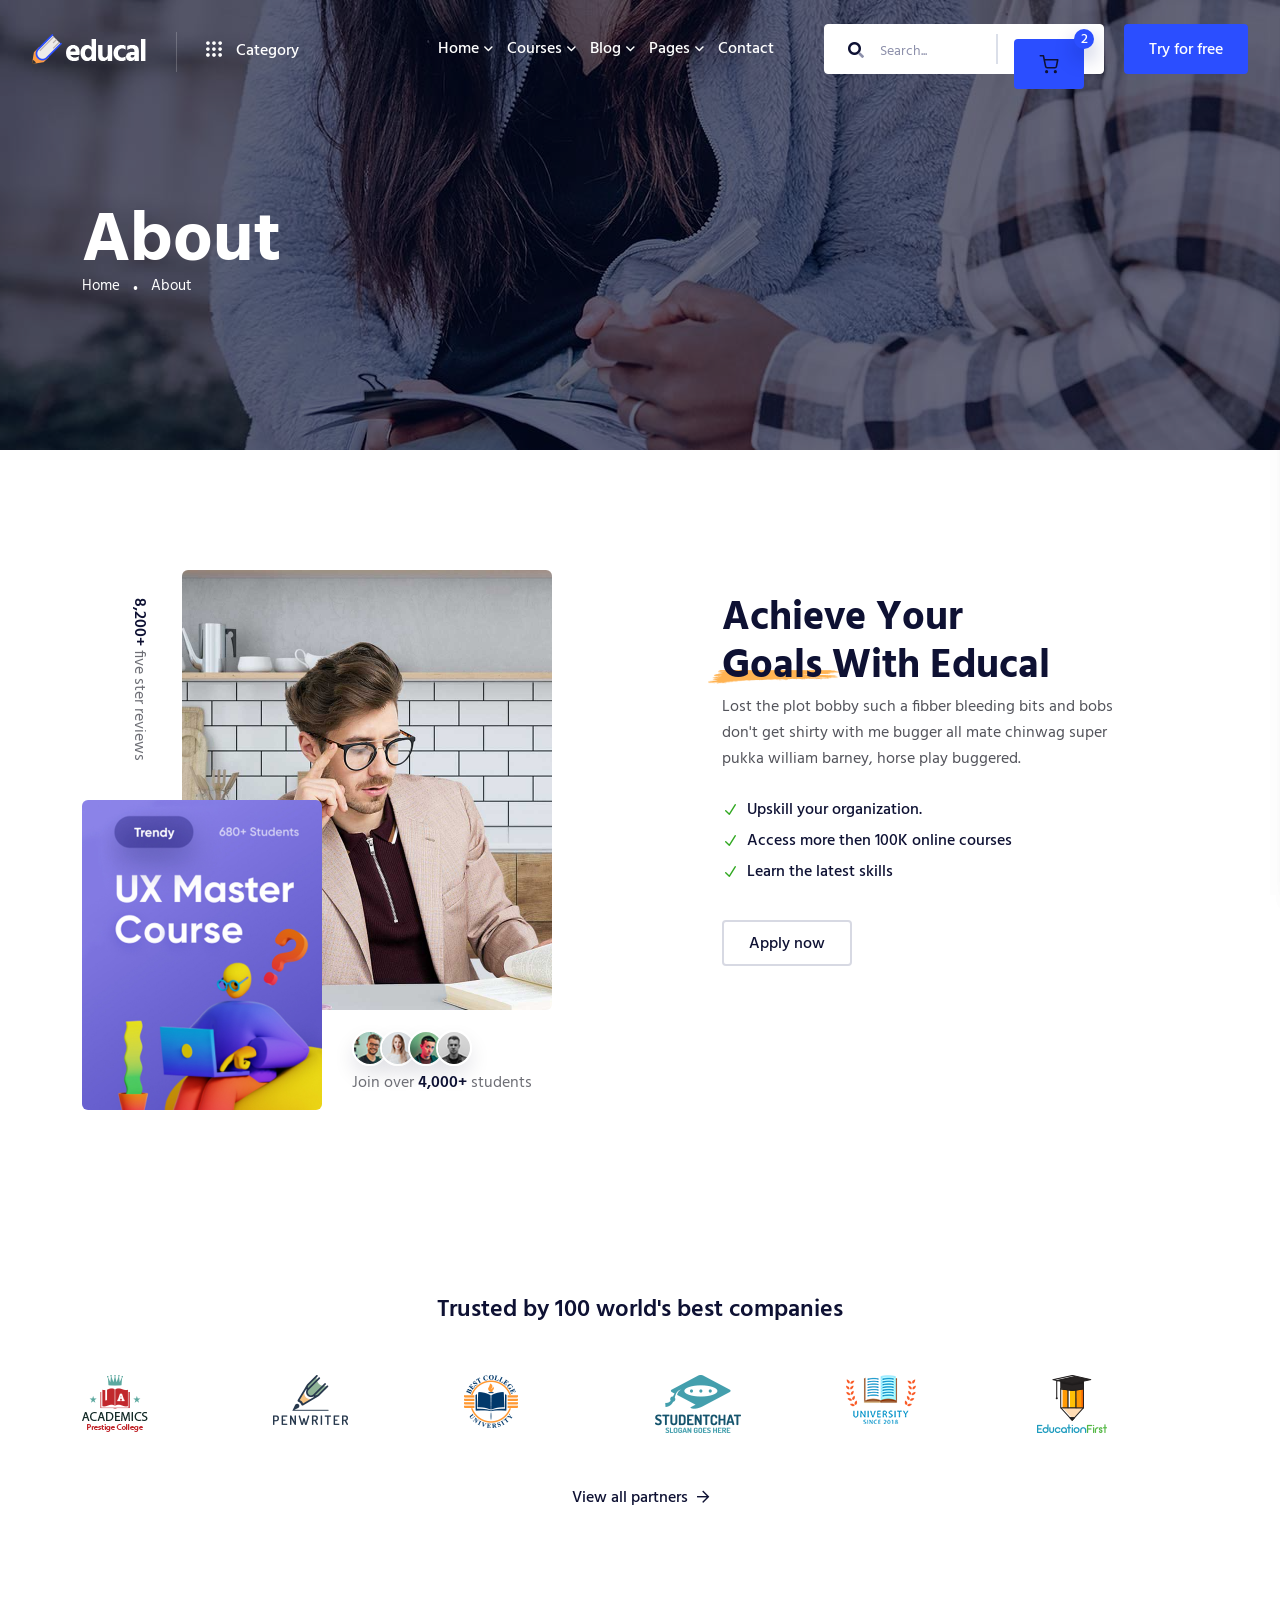
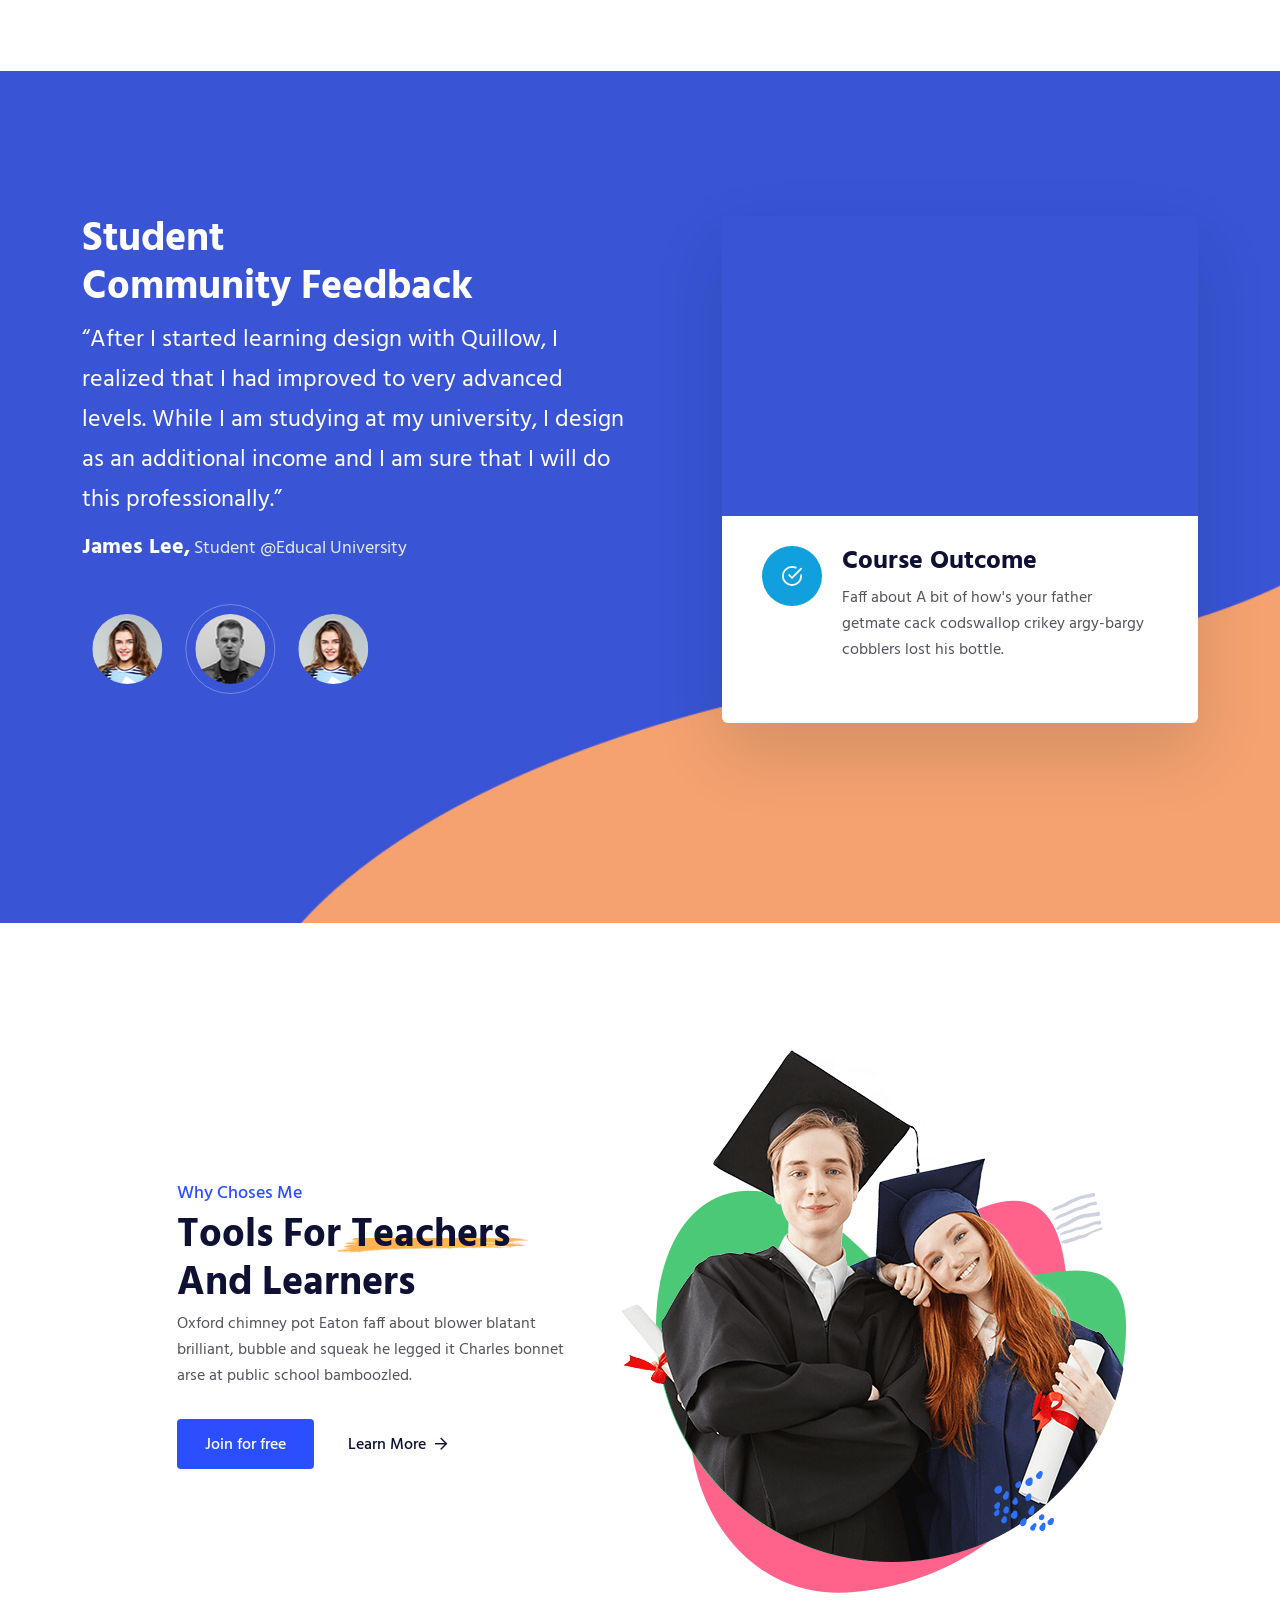
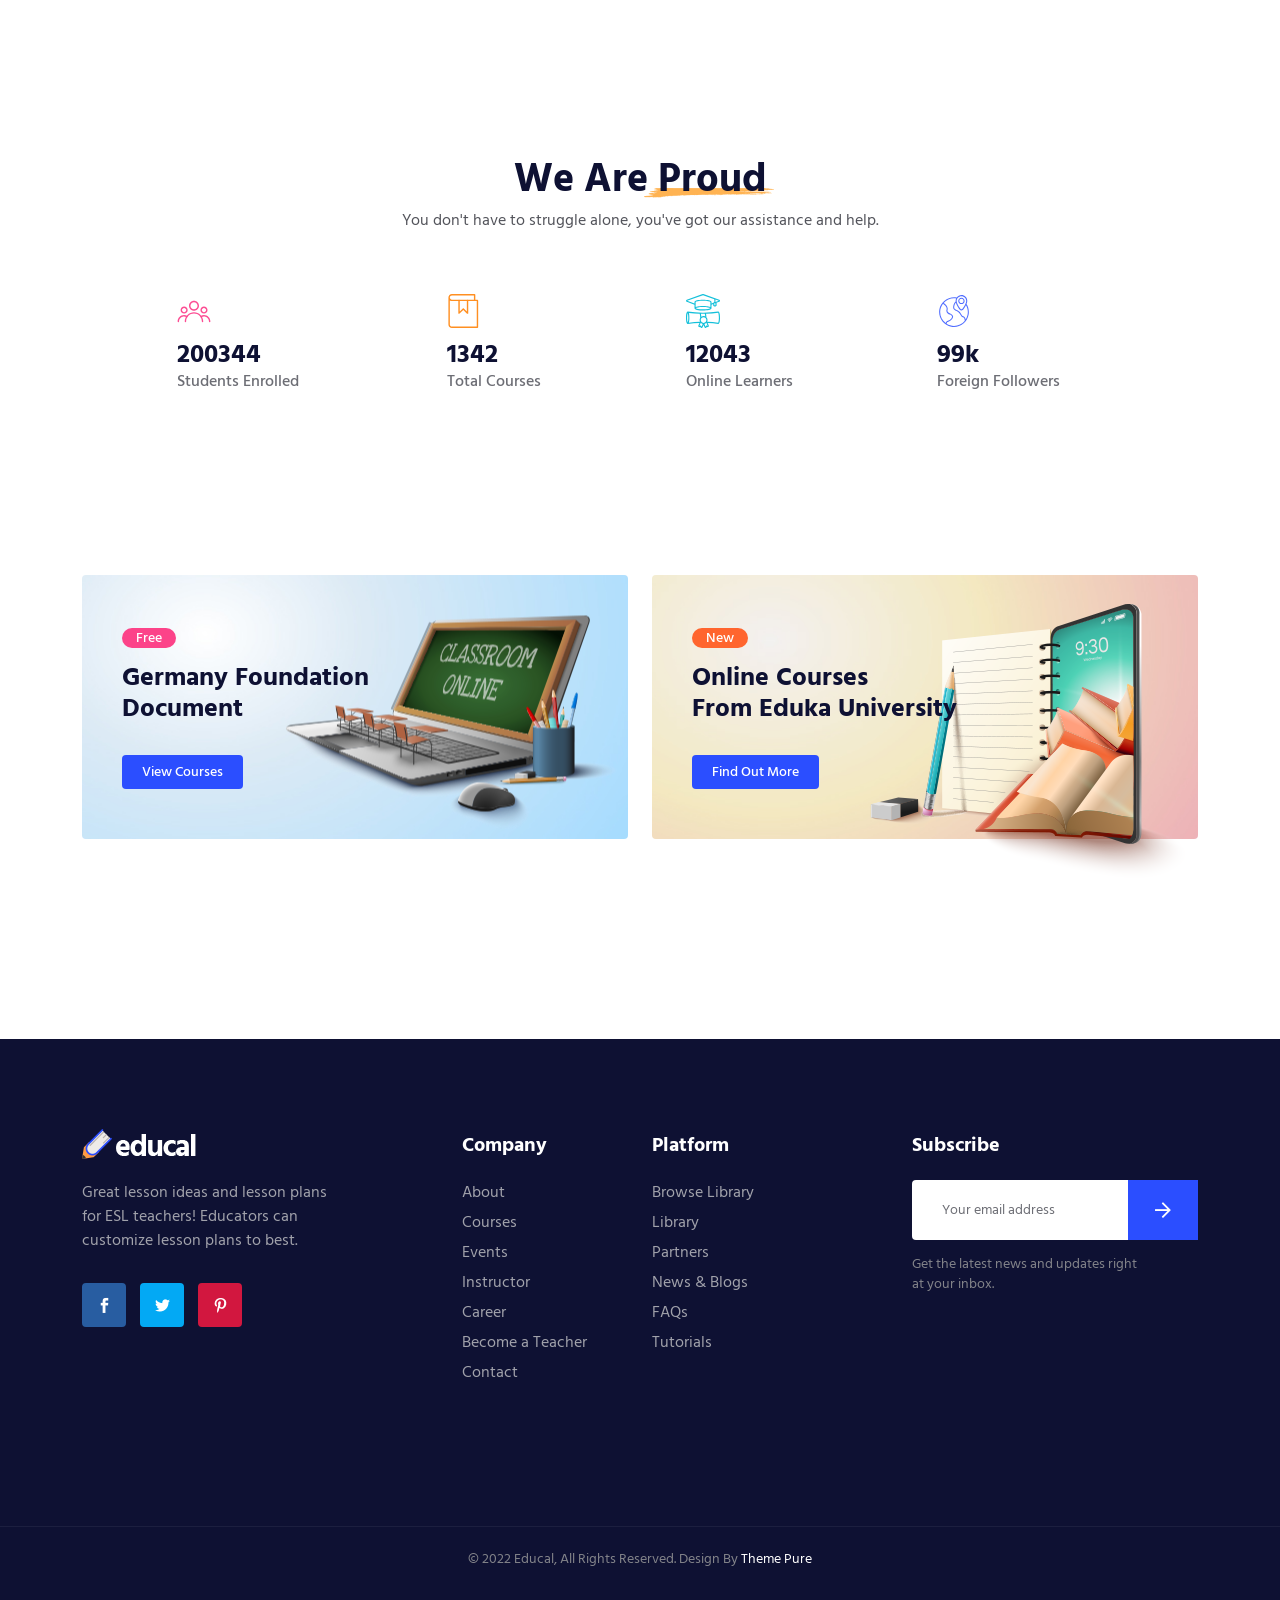
<file: about.html>
<!doctype html>
<html class="no-js" lang="zxx">
   
<!--  about  06:37:18 GMT -->
<head>
      <meta charset="utf-8">
      <meta http-equiv="x-ua-compatible" content="ie=edge">
      <title>Educal – Online Learning and Education HTML5 Template </title>
      <meta name="description" content="">
      <meta name="viewport" content="width=device-width, initial-scale=1">
      <!-- Place favicon.ico in the root directory -->
      <link rel="shortcut icon" type="image/x-icon" href="assets/img/favicon.png">
      <!-- CSS here -->
      <link rel="stylesheet" href="assets/css/preloader.css">
      <link rel="stylesheet" href="assets/css/bootstrap.min.css">
      <link rel="stylesheet" href="assets/css/meanmenu.css">
      <link rel="stylesheet" href="assets/css/animate.min.css">
      <link rel="stylesheet" href="assets/css/owl.carousel.min.css">
      <link rel="stylesheet" href="assets/css/swiper-bundle.css">
      <link rel="stylesheet" href="assets/css/backToTop.css">
      <link rel="stylesheet" href="assets/css/jquery.fancybox.min.css">
      <link rel="stylesheet" href="assets/css/fontAwesome5Pro.css">
      <link rel="stylesheet" href="assets/css/elegantFont.css">
      <link rel="stylesheet" href="assets/css/default.css">
      <link rel="stylesheet" href="assets/css/style.css">
   </head>
   <body>
      <!--[if lte IE 9]>
      <p class="browserupgrade">You are using an <strong>outdated</strong> browser. Please <a href="https://browsehappy.com/">upgrade your browser</a> to improve your experience and security.</p>
      <![endif]-->
      
      <!-- Add your site or application content here -->  

      <!-- pre loader area start -->
      <div id="loading">
         <div id="loading-center">
            <div id="loading-center-absolute">
               <div class="loading-content">
                  <img class="loading-logo-text" src="assets/img/logo/logo-text-2.png" alt="">
                  <div class="loading-stroke">
                     <img class="loading-logo-icon" src="assets/img/logo/logo-icon.png" alt="">
                  </div>
               </div>
            </div>
         </div>  
      </div>
      <!-- pre loader area end -->

      <!-- back to top start -->
      <div class="progress-wrap">
         <svg class="progress-circle svg-content" width="100%" height="100%" viewBox="-1 -1 102 102">
            <path d="M50,1 a49,49 0 0,1 0,98 a49,49 0 0,1 0,-98" />
         </svg>
      </div>
      <!-- back to top end -->

      <!-- header area start -->
      <header>
         <div id="header-sticky" class="header__area header__transparent header__padding header__white">
            <div class="container-fluid">
               <div class="row align-items-center">
                  <div class="col-xxl-3 col-xl-3 col-lg-4 col-md-2 col-sm-4 col-6">
                     <div class="header__left d-flex">
                        <div class="logo">
                           <a href="index.html">
                              <img class="logo-white" src="assets/img/logo/logo-2.png" alt="logo">
                              <img class="logo-black" src="assets/img/logo/logo.png" alt="logo">
                           </a>
                        </div>
                        <div class="header__category d-none d-lg-block">
                           <nav>
                              <ul>
                                 <li>
                                    <a href="course-grid.html" class="cat-menu d-flex align-items-center">
                                       <div class="cat-dot-icon d-inline-block">
                                          <svg viewBox="0 0 276.2 276.2">
                                             <g>
                                                <g>
                                                   <path class="cat-dot" d="M33.1,2.5C15.3,2.5,0.9,17,0.9,34.8s14.5,32.3,32.3,32.3s32.3-14.5,32.3-32.3S51,2.5,33.1,2.5z"/>
                                                   <path class="cat-dot" d="M137.7,2.5c-17.8,0-32.3,14.5-32.3,32.3s14.5,32.3,32.3,32.3c17.8,0,32.3-14.5,32.3-32.3S155.5,2.5,137.7,2.5    z"/>
                                                   <path class="cat-dot" d="M243.9,67.1c17.8,0,32.3-14.5,32.3-32.3S261.7,2.5,243.9,2.5S211.6,17,211.6,34.8S226.1,67.1,243.9,67.1z"/>
                                                   <path class="cat-dot" d="M32.3,170.5c17.8,0,32.3-14.5,32.3-32.3c0-17.8-14.5-32.3-32.3-32.3S0,120.4,0,138.2S14.5,170.5,32.3,170.5z"/>
                                                   <path class="cat-dot" d="M136.8,170.5c17.8,0,32.3-14.5,32.3-32.3c0-17.8-14.5-32.3-32.3-32.3c-17.8,0-32.3,14.5-32.3,32.3    C104.5,156.1,119,170.5,136.8,170.5z"/>
                                                   <path class="cat-dot" d="M243,170.5c17.8,0,32.3-14.5,32.3-32.3c0-17.8-14.5-32.3-32.3-32.3s-32.3,14.5-32.3,32.3    C210.7,156.1,225.2,170.5,243,170.5z"/>
                                                   <path class="cat-dot" d="M33,209.1c-17.8,0-32.3,14.5-32.3,32.3c0,17.8,14.5,32.3,32.3,32.3s32.3-14.5,32.3-32.3S50.8,209.1,33,209.1z    "/>
                                                   <path class="cat-dot" d="M137.6,209.1c-17.8,0-32.3,14.5-32.3,32.3c0,17.8,14.5,32.3,32.3,32.3c17.8,0,32.3-14.5,32.3-32.3    S155.4,209.1,137.6,209.1z"/>
                                                   <path class="cat-dot" d="M243.8,209.1c-17.8,0-32.3,14.5-32.3,32.3c0,17.8,14.5,32.3,32.3,32.3c17.8,0,32.3-14.5,32.3-32.3    S261.6,209.1,243.8,209.1z"/>
                                                </g>
                                             </g>
                                          </svg>
                                       </div>
                                       <span>Category</span>
                                    </a>
                                    <ul class="cat-submenu">
                                       <li><a href="course-details.html">English Learning</a></li>
                                       <li><a href="course-details.html">Web Development</a></li>
                                       <li><a href="course-details.html">Logo Design</a></li>
                                       <li><a href="course-details.html">Motion Graphics</a></li>
                                       <li><a href="course-details.html">Video Edition</a></li>
                                    </ul>
                                 </li>
                              </ul>
                           </nav>
                        </div>
                     </div>
                  </div>
                  <div class="col-xxl-9 col-xl-9 col-lg-8 col-md-10 col-sm-8 col-6">
                     <div class="header__right d-flex justify-content-end align-items-center">
                        <div class="main-menu main-menu-3">
                           <nav id="mobile-menu">
                              <ul>
                                 <li class="has-dropdown">
                                    <a href="index.html">Home</a>
                                    <ul class="submenu">
                                       <li><a href="index.html">Home Style 1</a></li>
                                       <li><a href="index-2.html">Home Style 2</a></li>
                                       <li><a href="index-3.html">Home Style 3</a></li>
                                    </ul>
                                 </li>
                                 <li class="has-dropdown">
                                    <a href="course-grid.html">Courses</a>
                                    <ul class="submenu">
                                       <li><a href="course-grid.html">Courses</a></li>
                                       <li><a href="course-list.html">Course List</a></li>
                                       <li><a href="course-sidebar.html">Course sidebar</a></li>
                                       <li><a href="course-details.html">Course Details</a></li>
                                    </ul>
                                 </li>
                                 <li class="has-dropdown">
                                    <a href="blog.html">Blog</a>
                                    <ul class="submenu">
                                       <li><a href="blog.html">Blog</a></li>
                                       <li><a href="blog-details.html">Blog Details</a></li>
                                    </ul>
                                 </li>
                                 <li class="has-dropdown">
                                    <a href="course-grid.html">Pages</a>
                                    <ul class="submenu">
                                       <li><a href="about.html">About</a></li>
                                       <li><a href="instructor.html">Instructor</a></li>
                                       <li><a href="instructor-details.html">Instructor Details</a></li>
                                       <li><a href="event-details.html">Event Details</a></li>
                                       <li><a href="cart.html">My Cart</a></li>
                                       <li><a href="wishlist.html">My Wishlist</a></li>
                                       <li><a href="checkout.html">checkout</a></li>
                                       <li><a href="sign-in.html">Sign In</a></li>
                                       <li><a href="sign-up.html">Sign Up</a></li>
                                       <li><a href="error.html">Error</a></li>
                                    </ul>
                                 </li>
                                 <li><a href="contact.html">Contact</a></li>
                              </ul>
                           </nav>
                        </div>
                        <div class="header__search p-relative ml-50 d-none d-md-block">
                           <form action="#">
                              <input type="text" placeholder="Search...">
                              <button type="submit"><i class="fad fa-search"></i></button>
                           </form>
                           <div class="header__cart">
                              <a href="javascript:void(0);" class="cart-toggle-btn">
                                 <div class="header__cart-icon">
                                    <svg viewBox="0 0 24 24">
                                       <circle class="st0" cx="9" cy="21" r="1"/>
                                       <circle class="st0" cx="20" cy="21" r="1"/>
                                       <path class="st0" d="M1,1h4l2.7,13.4c0.2,1,1,1.6,2,1.6h9.7c1,0,1.8-0.7,2-1.6L23,6H6"/>
                                    </svg>
                                 </div>
                                 <span class="cart-item">2</span>
                              </a>
                           </div>
                        </div>
                        <div class="header__btn ml-20 d-none d-sm-block">
                           <a href="contact.html" class="e-btn">Try for free</a>
                        </div>
                        <div class="sidebar__menu d-xl-none">
                           <div class="sidebar-toggle-btn ml-30" id="sidebar-toggle">
                               <span class="line"></span>
                               <span class="line"></span>
                               <span class="line"></span>
                           </div>
                       </div>
                     </div>
                  </div>
               </div>
            </div>
         </div>
      </header>
      <!-- header area end -->

      <!-- cart mini area start -->
      <div class="cartmini__area">
         <div class="cartmini__wrapper">
            <div class="cartmini__title">
               <h4>Shopping cart</h4>
            </div>
            <div class="cartmini__close">
               <button type="button" class="cartmini__close-btn"><i class="fal fa-times"></i></button>
            </div>
            <div class="cartmini__widget">
               <div class="cartmini__inner">
                  <ul>
                     <li>
                        <div class="cartmini__thumb">
                           <a href="#">
                              <img src="assets/img/course/sm/cart-1.jpg" alt="">
                           </a>
                        </div>
                        <div class="cartmini__content">
                           <h5><a href="#">Strategy law and organization Foundation </a></h5>
                           <div class="product-quantity mt-10 mb-10">
                              <span class="cart-minus">-</span>
                              <input class="cart-input" type="text" value="1"/>
                              <span class="cart-plus">+</span>
                           </div>
                           <div class="product__sm-price-wrapper">
                              <span class="product__sm-price">$46.00</span>
                           </div>
                        </div>
                        <a href="#" class="cartmini__del"><i class="fal fa-times"></i></a>
                     </li>
                     <li>
                        <div class="cartmini__thumb">
                           <a href="#">
                              <img src="assets/img/course/sm/cart-2.jpg" alt="">
                           </a>
                        </div>
                        <div class="cartmini__content">
                           <h5><a href="#">Fundamentals of music theory Learn new</a></h5>
                           <div class="product-quantity mt-10 mb-10">
                              <span class="cart-minus">-</span>
                              <input class="cart-input" type="text" value="1"/>
                              <span class="cart-plus">+</span>
                           </div>
                           <div class="product__sm-price-wrapper">
                              <span class="product__sm-price">$32.00</span>
                           </div>
                        </div>
                        <a href="#" class="cartmini__del"><i class="fal fa-times"></i></a>
                     </li>
                     <li>
                        <div class="cartmini__thumb">
                           <a href="#">
                              <img src="assets/img/course/sm/cart-3.jpg" alt="">
                           </a>
                        </div>
                        <div class="cartmini__content">
                           <h5><a href="#">Strategy law and organization Foundation </a></h5>
                           <div class="product-quantity mt-10 mb-10">
                              <span class="cart-minus">-</span>
                              <input class="cart-input" type="text" value="1"/>
                              <span class="cart-plus">+</span>
                           </div>
                           <div class="product__sm-price-wrapper">
                              <span class="product__sm-price">$62.00</span>
                           </div>
                        </div>
                        <a href="#" class="cartmini__del"><i class="fal fa-times"></i></a>
                     </li>
                  </ul>
               </div>
               <div class="cartmini__checkout">
                  <div class="cartmini__checkout-title mb-30">
                     <h4>Subtotal:</h4>
                     <span>$113.00</span>
                  </div>
                  <div class="cartmini__checkout-btn">
                     <a href="cart.html" class="e-btn e-btn-border mb-10 w-100"> <span></span> view cart</a>
                     <a href="checkout.html" class="e-btn w-100"> <span></span> checkout</a>
                  </div>
               </div>
            </div>
         </div>
      </div>
      <div class="body-overlay"></div>
      <!-- cart mini area end -->


      <!-- sidebar area start -->
      <div class="sidebar__area">
         <div class="sidebar__wrapper">
            <div class="sidebar__close">
               <button class="sidebar__close-btn" id="sidebar__close-btn">
               <span><i class="fal fa-times"></i></span>
               <span>close</span>
               </button>
            </div>
            <div class="sidebar__content">
               <div class="logo mb-40">
                  <a href="index.html">
                  <img src="assets/img/logo/logo.png" alt="logo">
                  </a>
               </div>
               <div class="mobile-menu fix"></div>

               <div class="sidebar__search p-relative mt-40 ">
                  <form action="#">
                     <input type="text" placeholder="Search...">
                     <button type="submit"><i class="fad fa-search"></i></button>
                  </form>
               </div>
               <div class="sidebar__cart mt-30">
                  <a href="#">
                     <div class="header__cart-icon">
                        <svg viewBox="0 0 24 24">
                           <circle class="st0" cx="9" cy="21" r="1"/>
                           <circle class="st0" cx="20" cy="21" r="1"/>
                           <path class="st0" d="M1,1h4l2.7,13.4c0.2,1,1,1.6,2,1.6h9.7c1,0,1.8-0.7,2-1.6L23,6H6"/>
                        </svg>
                     </div>
                     <span class="cart-item">2</span>
                  </a>
               </div>
            </div>
         </div>
      </div>
      <!-- sidebar area end -->      
      <div class="body-overlay"></div>
      <!-- sidebar area end -->

      <main>

         <!-- page title area start -->
         <section class="page__title-area page__title-height page__title-overlay d-flex align-items-center" data-background="assets/img/page-title/page-title-2.jpg">
            <div class="container">
               <div class="row">
                  <div class="col-xxl-12">
                     <div class="page__title-wrapper mt-110">
                        <h3 class="page__title">About</h3>                         
                        <nav aria-label="breadcrumb">
                           <ol class="breadcrumb">
                              <li class="breadcrumb-item"><a href="index.html">Home</a></li>
                              <li class="breadcrumb-item active" aria-current="page">About</li>
                           </ol>
                        </nav>
                     </div>
                  </div>
               </div>
            </div>
         </section>
         <!-- page title area end -->

         <!-- about area start -->
         <section class="about__area pt-120 pb-150">
            <div class="container">
               <div class="row">
                  <div class="col-xxl-5 offset-xxl-1 col-xl-6 col-lg-6">
                     <div class="about__thumb-wrapper">

                        <div class="about__review">
                           <h5> <span>8,200+</span> five ster reviews</h5>
                        </div>
                        <div class="about__thumb ml-100">
                           <img src="assets/img/about/about.jpg" alt="">
                        </div>
                        <div class="about__banner mt--210">
                           <img src="assets/img/about/about-banner.jpg" alt="">
                        </div>
                        <div class="about__student ml-270 mt--80">
                           <a href="#">
                              <img src="assets/img/about/student-4.jpg" alt="">
                              <img src="assets/img/about/student-3.jpg" alt="">
                              <img src="assets/img/about/student-2.jpg" alt="">
                              <img src="assets/img/about/student-1.jpg" alt="">
                           </a>
                           <p>Join over <span>4,000+</span> students</p>
                        </div>
                     </div>
                  </div>
                  <div class="col-xxl-6 col-xl-6 col-lg-6">
                     <div class="about__content pl-70 pr-60 pt-25">
                        <div class="section__title-wrapper mb-25">
                           <h2 class="section__title">Achieve your <br><span class="yellow-bg-big">Goals <img src="assets/img/shape/yellow-bg-2.png" alt=""></span>  with Educal </h2>
                           <p>Lost the plot bobby such a fibber bleeding bits and bobs don't get shirty with me bugger all mate chinwag super pukka william barney, horse play buggered.</p>
                        </div>
                        <div class="about__list mb-35">
                           <ul>
                              <li class="d-flex align-items-center"> <i class="icon_check"></i> Upskill your organization.</li>
                              <li class="d-flex align-items-center"> <i class="icon_check"></i> Access more then 100K online courses</li>
                              <li class="d-flex align-items-center"> <i class="icon_check"></i> Learn the latest skills</li>
                           </ul>
                        </div>
                        <a href="contact.html" class="e-btn e-btn-border">apply now</a>
                     </div>
                  </div>
               </div>
            </div>
         </section>
         <!-- about area end -->

         <!-- brand area start -->
         <section class="brand__area pb-110">
            <div class="container">
               <div class="row">
                  <div class="col-xxl-12">
                     <div class="brand__content text-center">
                        <h3 class="brand__title">Trusted by 100 world's best companies</h3>
                     </div>
                  </div>
               </div>
               <div class="row">
                  <div class="col-xxl-12">
                     <div class="brand__slider swiper-container">
                        <div class="swiper-wrapper">
                           <div class="swiper-slide">
                              <div class="brand__item text-center text-lg-start">
                                 <img src="assets/img/brand/brand-1.png" alt="">
                              </div>
                           </div>
                           <div class="swiper-slide">
                              <div class="brand__item text-center text-lg-start">
                                 <img src="assets/img/brand/brand-2.png" alt="">
                              </div>
                           </div>
                           <div class="swiper-slide">
                              <div class="brand__item text-center text-lg-start">
                                 <img src="assets/img/brand/brand-3.png" alt="">
                              </div>
                           </div>
                           <div class="swiper-slide">
                              <div class="brand__item text-center text-lg-start">
                                 <img src="assets/img/brand/brand-4.png" alt="">
                              </div>
                           </div>
                           <div class="swiper-slide">
                              <div class="brand__item text-center text-lg-start">
                                 <img src="assets/img/brand/brand-5.png" alt="">
                              </div>
                           </div>
                           <div class="swiper-slide">
                              <div class="brand__item text-center text-lg-start">
                                 <img src="assets/img/brand/brand-6.png" alt="">
                              </div>
                           </div>
                        </div>
                        </div>
                  </div>
               </div>
               <div class="row">
                  <div class="col-xxl-12">
                     <div class="brand__more text-center">
                        <a href="about.html" class="link-btn">
                           View all partners
                           <i class="far fa-arrow-right"></i>
                           <i class="far fa-arrow-right"></i>
                        </a>
                     </div>
                  </div>
               </div>
            </div>
         </section>
         <!-- brand area end -->

         <!-- testimonial area start -->
         <section class="testimonial__area pt-145 pb-150" data-background="assets/img/testimonial/home-3/testimonial-bg-3.jpg">
            <div class="container">
               <div class="row">
                  <div class="col-xxl-6 col-xl-6 col-lg-6 col-md-10">
                     <div class="testimonial__slider-3">
                        <h3 class="testimonial__title">Student <br> Community Feedback</h3>
                        <div class="testimonial__slider-wrapper swiper-container testimonial-text mb-35">
                           <div class="swiper-wrapper">
                             <div class="swiper-slide">
                                <div class="testimonial__item-3">
                                   <p>“After I started learning design with Quillow, I realized that I had improved to very advanced levels. While I am studying at my university, I design as an additional
                                    income and I am sure that I will do this professionally.”</p>

                                    <div class="testimonial__info-2">
                                       <h4>James Lee,</h4>
                                       <span>Student @Educal University</span>
                                    </div>
                                </div>
                             </div>
                             <div class="swiper-slide">
                                <div class="testimonial__item-3">
                                   <p>“After I started learning design with Quillow, I realized that I had improved to very advanced levels. While I am studying at my university, I design as an additional
                                    income and I am sure that I will do this professionally.”</p>

                                    <div class="testimonial__info-2">
                                       <h4>James Lee,</h4>
                                       <span>Student @Educal University</span>
                                    </div>
                                </div>
                             </div>
                             <div class="swiper-slide">
                                <div class="testimonial__item-3">
                                   <p>“After I started learning design with Quillow, I realized that I had improved to very advanced levels. While I am studying at my university, I design as an additional
                                    income and I am sure that I will do this professionally.”</p>

                                    <div class="testimonial__info-2">
                                       <h4>James Lee,</h4>
                                       <span>Student @Educal University</span>
                                    </div>
                                </div>
                             </div>
                           </div>
                         </div>
                         <div class="swiper-container testimonial-nav">
                           <div class="swiper-wrapper">
                             <div class="swiper-slide">
                                <div class="testimonial__nav-thumb">
                                    <img src="assets/img/testimonial/home-3/testi-1.jpg" alt="">
                                </div>
                             </div>
                             <div class="swiper-slide">
                                 <div class="testimonial__nav-thumb">
                                    <img src="assets/img/testimonial/home-3/testi-2.jpg" alt="">
                                 </div>
                             </div>
                             <div class="swiper-slide">
                                 <div class="testimonial__nav-thumb">
                                    <img src="assets/img/testimonial/home-3/testi-3.jpg" alt="">
                              </div>
                             </div>
                             <div class="swiper-slide">
                                 <div class="testimonial__nav-thumb">
                                    <img src="assets/img/testimonial/home-3/testi-2.jpg" alt="">
                              </div>
                             </div>
                           </div>
                         </div>
                     </div>
                  </div>
                  <div class="col-xxl-6 col-xl-6 col-lg-6 col-md-10">
                     <div class="testimonial__video ml-70 fix">
                        <div class="testimonial__thumb-3">
                           <iframe src="https://www.youtube.com/embed/Rr0uFzAOQus" title="YouTube video player" allow="accelerometer; autoplay; clipboard-write; encrypted-media; gyroscope; picture-in-picture"></iframe>
                        </div>
                        <div class="testimonial__video-content d-sm-flex">
                           <div class="testimonial__video-icon mr-20 mb-20">
                              <span>
                                 <svg version="1.1" id="educal-youtube" xmlns="http://www.w3.org/2000/svg" xmlns:xlink="http://www.w3.org/1999/xlink" x="0px" y="0px" viewBox="0 0 24 24" style="enable-background:new 0 0 24 24;" xml:space="preserve">
                                    <path class="st0" d="M22,11.1V12c0,5.5-4.5,10-10,10C6.5,22,2,17.5,2,12C2,6.5,6.5,2,12,2c1.4,0,2.8,0.3,4.1,0.9"/>
                                    <polyline class="st0" points="22,4 12,14 9,11 "/>
                                 </svg>
                              </span>
                           </div>
                           <div class="testimonial__video-text">
                              <h4>Course Outcome</h4>
                              <p>Faff about A bit of how's your father getmate cack codswallop crikey argy-bargy cobblers  lost his bottle.</p>
                           </div>
                        </div>
                     </div>
                  </div>
               </div>
            </div>
         </section>
         <!-- testimonial area end -->

         <!-- why area start -->
         <section class="why__area pt-125">
            <div class="container">
               <div class="row align-items-center">
                  <div class="col-xxl-5 offset-xxl-1 col-xl-5 offset-xl-1 col-lg-6 col-md-8">
                     <div class="why__content pr-50 mt-40">
                        <div class="section__title-wrapper mb-30">
                           <span class="section__sub-title">Why Choses Me</span>
                           <h2 class="section__title">Tools for <span class="yellow-bg yellow-bg-big">Teachers<img src="assets/img/shape/yellow-bg.png" alt=""></span> and Learners</h2>
                           <p>Oxford chimney pot Eaton faff about blower blatant brilliant, bubble and squeak he legged it Charles bonnet arse at public school bamboozled.</p>
                        </div>
                        <div class="why__btn">
                           <a href="contact.html" class="e-btn e-btn-3 mr-30">Join for Free</a>
                           <a href="about.html" class="link-btn">
                              Learn More 
                              <i class="far fa-arrow-right"></i>
                              <i class="far fa-arrow-right"></i>
                           </a>
                        </div>
                     </div>
                  </div>
                  <div class="col-xxl-5 col-xl-5 col-lg-6 col-md-8">
                     <div class="why__thumb">
                        <img src="assets/img/why/why.png" alt="">
                        <img class="why-green" src="assets/img/why/why-shape-green.png" alt="">
                        <img class="why-pink" src="assets/img/why/why-shape-pink.png" alt="">
                        <img class="why-dot" src="assets/img/why/why-shape-dot.png" alt="">
                        <img class="why-line" src="assets/img/why/why-shape-line.png" alt="">
                     </div>
                  </div>
               </div>
            </div>
         </section>
         <!-- why area end -->

         <!-- counter area start -->
         <section class="counter__area pt-145 pb-100">
            <div class="container">
               <div class="row">
                  <div class="col-xxl-6 offset-xl-3 col-xl-6 offset-xl-3">
                     <div class="section__title-wrapper text-center mb-60">
                        <h2 class="section__title">We are <span class="yellow-bg yellow-bg-big">Proud<img src="assets/img/shape/yellow-bg.png" alt=""></span></h2>
                        <p>You don't have to struggle alone, you've got our assistance and help.</p>
                     </div>
                  </div>
               </div>
               <div class="row">
                  <div class="col-xxl-2 offset-xxl-1 col-xl-2 offset-xl-1 col-lg-3 col-md-3 offset-md-0 col-sm-5 offset-sm-2">
                     <div class="counter__item mb-30">
                        <div class="counter__icon user mb-15">
                           <svg viewBox="0 0 490.7 490.7">
                              <path class="st0" d="m245.3 98c-39.7 0-72 32.3-72 72s32.3 72 72 72 72-32.3 72-72-32.3-72-72-72zm0 123.3c-28.3 0-51.4-23-51.4-51.4s23-51.4 51.4-51.4 51.4 23 51.4 51.4-23 51.4-51.4 51.4z"/>
                              <path class="st0" d="m389.3 180.3c-28.3 0-51.4 23-51.4 51.4s23 51.4 51.4 51.4c28.3 0 51.4-23 51.4-51.4s-23.1-51.4-51.4-51.4zm0 82.2c-17 0-30.8-13.9-30.8-30.8s13.9-30.8 30.8-30.8 30.8 13.9 30.8 30.8-13.9 30.8-30.8 30.8z"/>
                              <path class="st0" d="m102.9 180.3c-28.3 0-51.4 23-51.4 51.4s23 51.4 51.4 51.4 51.4-23 51.4-51.4-23-51.4-51.4-51.4zm0 82.2c-17 0-30.8-13.9-30.8-30.8s13.9-30.8 30.8-30.8 30.8 13.9 30.8 30.8-13.7 30.8-30.8 30.8z"/>
                              <path class="st0" d="m245.3 262.5c-73.7 0-133.6 59.9-133.6 133.6 0 5.7 4.6 10.3 10.3 10.3s10.3-4.6 10.3-10.3c0-62.3 50.7-113 113-113s113.1 50.7 113.1 113c0 5.7 4.6 10.3 10.3 10.3s10.3-4.6 10.3-10.3c0-73.7-60-133.6-133.7-133.6z"/>
                              <path class="st0" d="m389.3 303.6c-17 0-33.5 4.6-47.9 13.4-4.8 3-6.4 9.2-3.5 14.2 3 4.8 9.2 6.4 14.2 3.5 11.2-6.8 24.1-10.4 37.3-10.4 39.7 0 72 32.3 72 72 0 5.7 4.6 10.3 10.3 10.3s10.3-4.6 10.3-10.3c-0.2-51.3-41.8-92.7-92.7-92.7z"/>
                              <path class="st0" d="m149.4 316.9c-14.5-8.7-30.9-13.3-47.9-13.3-51 0-92.5 41.5-92.5 92.5 0 5.7 4.6 10.3 10.3 10.3s10.3-4.6 10.3-10.3c0-39.7 32.3-72 72-72 13.2 0 26 3.6 37.2 10.4 4.8 3 11.2 1.4 14.2-3.5 2.9-4.9 1.2-11.1-3.6-14.1z"/>
                           </svg>
                        </div>
                        <div class="counter__content">
                           <h4><span data-purecounter-duration="1" data-purecounter-end="345421" class="purecounter">0</span></h4>
                           
                           <p>Students Enrolled</p>
                        </div>
                     </div>
                  </div>
                  <div class="col-xxl-3 col-xl-3 col-lg-3 col-md-3 col-sm-5">
                     <div class="counter__item counter__pl-80 mb-30">
                        <div class="counter__icon book mb-15">
                           <svg viewBox="0 0 512 512">
                           <path class="st0" d="M458.7,512h-384c-29.4,0-53.3-23.9-53.3-53.3V53.3C21.3,23.9,45.3,0,74.7,0H416c5.9,0,10.7,4.8,10.7,10.7v74.7  h32c5.9,0,10.7,4.8,10.7,10.7v405.3C469.3,507.2,464.6,512,458.7,512z M42.7,96v362.7c0,17.6,14.4,32,32,32H448v-384H74.7  C62.7,106.7,51.6,102.7,42.7,96L42.7,96z M74.7,21.3c-17.6,0-32,14.4-32,32s14.4,32,32,32h330.7v-64H74.7z"/>
                           <path class="st0" d="M309.3,298.7c-2.8,0-5.5-1.1-7.6-3.1l-56.4-56.5l-56.4,56.4c-3.1,3.1-7.6,4-11.6,2.3c-4-1.6-6.6-5.5-6.6-9.8V96  c0-5.9,4.8-10.7,10.7-10.7S192,90.1,192,96v166.3l45.8-45.8c4.2-4.2,10.9-4.2,15.1,0l45.8,45.8V96c0-5.9,4.8-10.7,10.7-10.7  S320,90.1,320,96v192c0,4.3-2.6,8.2-6.6,9.9C312.1,298.4,310.7,298.7,309.3,298.7L309.3,298.7z"/>
                           </svg>
                        </div>
                        <div class="counter__content">
                           <h4><span data-purecounter-duration="1" data-purecounter-end="2485" class="purecounter">0</span></h4>
                           <p>Total Courses</p>
                        </div>
                     </div>
                  </div>
                  <div class="col-xxl-2 offset-xxl-0 col-xl-3 offset-xl-0 col-lg-3 offset-lg-0 col-md-3 offset-md-0 col-sm-5 offset-sm-2">
                     <div class="counter__item counter__pl-34 mb-30">
                        <div class="counter__icon graduate mb-15">
                           <svg viewBox="0 0 512 512">
                              <g id="Page-1">
                                 <g id="_x30_01---Degree">
                                    <path id="Shape" class="st0" d="M500.6,86.3L261.8,1c-3.8-1.3-7.9-1.3-11.7,0L11.3,86.3C4.5,88.7,0,95.2,0,102.4    s4.5,13.6,11.3,16.1L128,160.1v53.2c0,33.2,114.9,34.1,128,34.1s128-1,128-34.1v-53.2l25.6-9.1v19.6c0,9.4,7.6,17.1,17.1,17.1    h17.1c9.4,0,17.1-7.6,17.1-17.1V145c0-4-1-7.8-2.8-11.4l42.7-15.3c6.8-2.4,11.3-8.9,11.3-16.1S507.5,88.8,500.6,86.3L500.6,86.3z     M366.9,194.6c-32.5-14.8-101-15.4-110.9-15.4s-78.4,0.6-110.9,15.4v-74.3c5.1-6.6,45.4-17.8,110.9-17.8s105.8,11.2,110.9,17.8    V194.6z M256,230.4c-63.1,0-102.8-10.4-110.2-17.1c7.4-6.6,47.1-17.1,110.2-17.1s102.8,10.4,110.2,17.1    C358.8,220,319.1,230.4,256,230.4z M413.6,131.5L384,142v-22.5c0-33.2-114.9-34.1-128-34.1s-128,1-128,34.1V142L17.1,102.4    l239.1-85.3L426.7,78v43C421.3,123,416.7,126.6,413.6,131.5z M443.7,170.7h-17.1v-25.6c0-4.7,3.8-8.5,8.5-8.5s8.5,3.8,8.5,8.5    v25.6H443.7z M443.7,120.7V84.1l51.2,18.3L443.7,120.7z"/>
                                    <path id="Shape_1_" class="st0" d="M486.4,264.5c-0.5,0-1,0-1.5,0.1C409.2,276.4,332.6,282,256,281.5    c-76.6,0.5-153.2-5.2-228.9-16.9c-0.5-0.1-1-0.1-1.5-0.1c-6,0-25.6,6.8-25.6,93.9s19.6,93.9,25.6,93.9c0.5,0,1-0.1,1.5-0.2    c58.2-9.2,116.9-14.6,175.8-16l-16.7,40c-2.6,6.4-1,13.7,3.9,18.5s12.3,6.1,18.6,3.4l6.5-2.8l2.8,6.5c2.7,6.3,8.9,10.4,15.7,10.4    h0.2c6.9-0.1,13.1-4.3,15.6-10.6l14.8-35.5l14.8,35.3c2.6,6.5,8.8,10.7,15.7,10.8h0.3c6.8,0,12.9-4,15.6-10.2l2.9-6.5l6.4,2.8    c6.3,2.8,13.8,1.5,18.7-3.4c5-4.8,6.5-12.2,3.9-18.6L326.3,437c53.1,1.9,106,7,158.5,15.4c0.5,0.1,1,0.1,1.5,0.1    c6,0,25.6-6.8,25.6-93.9S492.4,264.5,486.4,264.5L486.4,264.5z M283.3,298.4c3.5,13,5.6,26.4,6.2,39.9c-19.3-9-42-6.9-59.4,5.5    c-0.4-15.3-2.4-30.6-5.9-45.5c10.3,0.2,20.9,0.3,31.8,0.3C265.3,298.7,274.4,298.6,283.3,298.4z M264.5,435.2    c-23.6,0-42.7-19.1-42.7-42.7s19.1-42.7,42.7-42.7s42.7,19.1,42.7,42.7S288.1,435.2,264.5,435.2z M25.6,285.9    c6.5,23.6,9.4,48.1,8.5,72.5c0.9,24.5-2,48.9-8.5,72.5c-6.5-23.6-9.4-48.1-8.5-72.5C16.2,333.9,19.1,309.5,25.6,285.9z     M42.8,432.4c4.7-13.5,8.4-36.2,8.4-74s-3.7-60.5-8.4-74c54.2,7.5,108.8,12,163.5,13.5c5.1,19.7,7.5,40.1,7,60.5    c0,1.2,0,2.4-0.1,3.6c-10.2,17-11.3,38-2.7,55.9l-0.4,0.9C154.2,420.2,98.3,424.7,42.8,432.4L42.8,432.4z M233.9,494.9l-6.2-14.3    c-1.9-4.3-6.9-6.3-11.2-4.4l-14.4,6.3l20-48c8.2,8.3,18.7,14.1,30.1,16.5L233.9,494.9z M312.6,476.2c-4.3-1.9-9.3,0.1-11.2,4.4    l-6.3,14.2L276.8,451c11.5-2.4,21.9-8.1,30.2-16.5l20,47.8L312.6,476.2z M484.7,434.8c-54.8-8.4-110.1-13.6-165.5-15.4l-0.6-1.5    c10.7-22.6,6.1-49.5-11.5-67.3c-0.1-17.7-2.1-35.3-6.1-52.6c61.5-1.4,122.9-6.7,183.7-16.1c4,6.7,10.2,33.3,10.2,76.4    S488.6,428,484.7,434.8L484.7,434.8z"/>
                                 </g>
                              </g>
                              </svg>
                        </div>
                        <div class="counter__content">
                           <h4><span data-purecounter-duration="1" data-purecounter-end="24085" class="purecounter">0</span></h4>
                           <p>Online Learners</p>
                        </div>
                     </div>
                  </div>
                  <div class="col-xxl-2 offset-xxl-1 col-xl-3 col-lg-3 col-md-3 col-sm-5">
                     <div class="counter__item mb-30">
                        <div class="counter__icon globe mb-15">
                           <svg viewBox="0 0 512 512">
                              <path class="st0" d="M444.2,150.6c6.9-14.6,10.9-30.4,11.8-46.6c0.1-48.5-39.2-87.9-87.8-88c-28,0-54.4,13.3-71,35.9  C175.7,29.1,58.6,109.2,35.8,230.8s57.3,238.6,178.9,261.4c121.6,22.8,238.6-57.3,261.4-178.9c2.6-13.6,3.8-27.4,3.8-41.3  C480,228.9,467.6,186.7,444.2,150.6z M464,272c0,39.2-11.1,77.6-32.1,110.8c-7.1-34.3-20.4-42.5-36.7-48.8  c-5.3-1.6-10.3-4.4-14.4-8.1c-5.9-6.6-11-13.8-15.2-21.5c-11.4-18.8-25.5-42.1-57.7-58.2l-5.9-2.9c-40.4-20-54-26.8-34.8-84.2  c3.5-10.5,9.5-20.1,17.4-27.9c9.9,32.7,34,71.5,55,101.4c11,15.6,32.6,19.4,48.2,8.4c3.3-2.3,6.1-5.1,8.4-8.4  c14.7-20.6,28-42.3,39.7-64.7C454.4,199.5,464,235.4,464,272z M368,32c39.7,0,72,32.3,72,72c0,24.8-20.2,67.2-56.8,119.4  c-6,8.4-17.6,10.4-26,4.4c-1.7-1.2-3.2-2.7-4.4-4.4C316.2,171.2,296,128.8,296,104C296,64.3,328.3,32,368,32z M48,272  c0-45.4,14.9-89.6,42.4-125.7c12,7.9,65.3,45.5,53.6,86.2c-4.9,14.7-3.4,30.8,4.2,44.3c14.1,24.4,45,32.4,45.6,32.6  c0.3,0.1,26.5,9.1,31.4,27.2c2.7,9.9-1.5,21.5-12.6,34.5c-12.5,15.5-29.2,27.1-48,33.5c-14.5,5.6-27.3,10.6-33.5,33.7  C78.8,399,48,337.4,48,272z M256,480c-39.2,0-77.5-11.1-110.6-32c3.6-20.1,10.6-22.9,25.1-28.5c21.3-7.4,40.1-20.5,54.3-38  c14.8-17.3,20.1-33.8,15.9-49.2c-7.3-26.3-40.4-37.6-42.4-38.2c-0.2-0.1-25.5-6.6-36.3-25.2c-5.3-9.8-6.3-21.4-2.6-31.9  c14.3-50.1-42.1-92-58.8-103.1C140,89.4,196.6,64,256,64c10.9,0,21.7,0.9,32.5,2.6c-5.6,11.7-8.5,24.5-8.5,37.4  c0,3.2,0.3,6.4,0.7,9.5c-13.3,10.4-23.2,24.5-28.6,40.5c-23.6,70.6,1.4,83.1,42.9,103.6l5.8,2.9c28,14,40.3,34.3,51.1,52.2  c4.9,8.8,10.7,17.1,17.5,24.6c5.7,5.3,12.5,9.3,20,11.7c12.9,5,24.1,9.4,29.2,52.4C379.4,451,319.4,480,256,480z M368,152  c26.5,0,48-21.5,48-48s-21.5-48-48-48s-48,21.5-48,48C320,130.5,341.5,152,368,152z M368,72c17.7,0,32,14.3,32,32s-14.3,32-32,32  s-32-14.3-32-32S350.3,72,368,72z"/>
                              </svg>
                        </div>
                        <div class="counter__content">
                           <h4><span data-purecounter-duration="1" data-purecounter-end="203" class="purecounter">0</span>k</h4>
                           <p>Foreign Followers</p>
                        </div>
                     </div>
                  </div>
               </div>
            </div>
         </section>
         <!-- counter area end -->


         <!-- banner area start -->
         <section class="banner__area pb-110">
            <div class="container">
               <div class="row">
                  <div class="col-xxl-6 col-xl-6 col-lg-6 col-md-6">
                     <div class="banner__item p-relative mb-40" data-background="assets/img/banner/banner-bg-1.jpg">
                        <div class="banner__content">
                           <span>Free</span>
                           <h3 class="banner__title">
                              <a href="course-details.html">Germany Foundation <br> Document</a>
                           </h3>
                           <a href="course-grid.html" class="e-btn e-btn-2">View Courses</a>
                        </div>
                        <div class="banner__thumb d-none d-sm-block d-md-none d-lg-block">
                           <img src="assets/img/banner/banner-img-1.png" alt="">
                        </div>
                     </div>
                  </div>
                  <div class="col-xxl-6 col-xl-6 col-lg-6 col-md-6">
                     <div class="banner__item p-relative mb-40" data-background="assets/img/banner/banner-bg-2.jpg">
                        <div class="banner__content">
                           <span class="orange">new</span>
                           <h3 class="banner__title">
                              <a href="course-details.html">Online Courses <br>From Eduka University</a>
                           </h3>
                           <a href="course-grid.html" class="e-btn e-btn-2">Find Out More</a>
                        </div>
                        <div class="banner__thumb banner__thumb-2 d-none d-sm-block d-md-none d-lg-block">
                           <img src="assets/img/banner/banner-img-2.png" alt="">
                        </div>
                     </div>
                  </div>
               </div>
            </div>
         </section>
         <!-- banner area end -->

      </main>

         <!-- footer area start -->
         <footer>
            <div class="footer__area footer-bg">
               <div class="footer__top pt-90 pb-40">
                  <div class="container">
                     <div class="row">
                        <div class="col-xxl-3 col-xl-3 col-lg-3 col-md-4 col-sm-6">
                           <div class="footer__widget mb-50">
                              <div class="footer__widget-head mb-22">
                                 <div class="footer__logo">
                                    <a href="index.html">
                                       <img src="assets/img/logo/logo-2.png" alt="">
                                    </a>
                                 </div>
                              </div>
                              <div class="footer__widget-body">
                                 <p>Great lesson ideas and lesson plans for ESL teachers! Educators can customize lesson plans to best.</p>

                                 <div class="footer__social">
                                    <ul>
                                       <li><a href="#"><i class="social_facebook"></i></a></li>
                                       <li><a href="#" class="tw"><i class="social_twitter"></i></a></li>
                                       <li><a href="#" class="pin"><i class="social_pinterest"></i></a></li>
                                    </ul>
                                 </div>
                              </div>
                           </div>
                        </div>
                        <div class="col-xxl-2 offset-xxl-1 col-xl-2 offset-xl-1 col-lg-3 offset-lg-0 col-md-2 offset-md-1 col-sm-5 offset-sm-1">
                           <div class="footer__widget mb-50">
                              <div class="footer__widget-head mb-22">
                                 <h3 class="footer__widget-title">Company</h3>
                              </div>
                              <div class="footer__widget-body">
                                 <div class="footer__link">
                                    <ul>
                                       <li><a href="#">About</a></li>
                                       <li><a href="#">Courses</a></li>
                                       <li><a href="#">Events</a></li>
                                       <li><a href="#">Instructor</a></li>
                                       <li><a href="#">Career</a></li>
                                       <li><a href="#">Become a Teacher</a></li>
                                       <li><a href="#">Contact</a></li>
                                    </ul>
                                 </div>
                              </div>
                           </div>
                        </div>
                        <div class="col-xxl-2 col-xl-2 col-lg-2 offset-lg-0 col-md-3 offset-md-1 col-sm-6">
                           <div class="footer__widget mb-50">
                              <div class="footer__widget-head mb-22">
                                 <h3 class="footer__widget-title">Platform</h3>
                              </div>
                              <div class="footer__widget-body">
                                 <div class="footer__link">
                                    <ul>
                                       <li><a href="#">Browse Library</a></li>
                                       <li><a href="#">Library</a></li>
                                       <li><a href="#">Partners</a></li>
                                       <li><a href="#">News & Blogs</a></li>
                                       <li><a href="#">FAQs</a></li>
                                       <li><a href="#">Tutorials</a></li>
                                    </ul>
                                 </div>
                              </div>
                           </div>
                        </div>
                        <div class="col-xxl-4 col-xl-4 col-lg-4 col-md-5 col-sm-6">
                           <div class="footer__widget footer__pl-70 mb-50">
                              <div class="footer__widget-head mb-22">
                                 <h3 class="footer__widget-title">Subscribe</h3>
                              </div>
                              <div class="footer__widget-body">
                                 <div class="footer__subscribe">
                                    <form action="#">
                                       <div class="footer__subscribe-input mb-15">
                                          <input type="email" placeholder="Your email address">
                                          <button type="submit">
                                             <i class="far fa-arrow-right"></i>
                                             <i class="far fa-arrow-right"></i>
                                          </button>
                                       </div>
                                    </form>
                                    <p>Get the latest news and updates right at your inbox.</p>
                                 </div>
                              </div>
                           </div>
                        </div>
                     </div>
                  </div>
               </div>
               <div class="footer__bottom">
                  <div class="container">
                     <div class="row">
                        <div class="col-xxl-12">
                           <div class="footer__copyright text-center">
                              <p>© 2022 Educal, All Rights Reserved. Design By <a href="index.html">Theme Pure</a></p>
                           </div>
                        </div>
                     </div>
                  </div>
               </div>
            </div>
         </footer>
         <!-- footer area end -->
      <!-- JS here -->
      <script src="assets/js/vendor/jquery-3.5.1.min.js"></script>
      <script src="assets/js/vendor/waypoints.min.js"></script>
      <script src="assets/js/bootstrap.bundle.min.js"></script>
      <script src="assets/js/jquery.meanmenu.js"></script>
      <script src="assets/js/swiper-bundle.min.js"></script>
      <script src="assets/js/owl.carousel.min.js"></script>
      <script src="assets/js/jquery.fancybox.min.js"></script>
      <script src="assets/js/isotope.pkgd.min.js"></script>
      <script src="assets/js/parallax.min.js"></script>
      <script src="assets/js/backToTop.js"></script>
      <script src="assets/js/purecounter.js"></script>
      <script src="assets/js/ajax-form.js"></script>
      <script src="assets/js/wow.min.js"></script>
      <script src="assets/js/imagesloaded.pkgd.min.js"></script>
      <script src="assets/js/main.js"></script>
   </body>

<!--  about  06:37:18 GMT -->
</html>
</file>
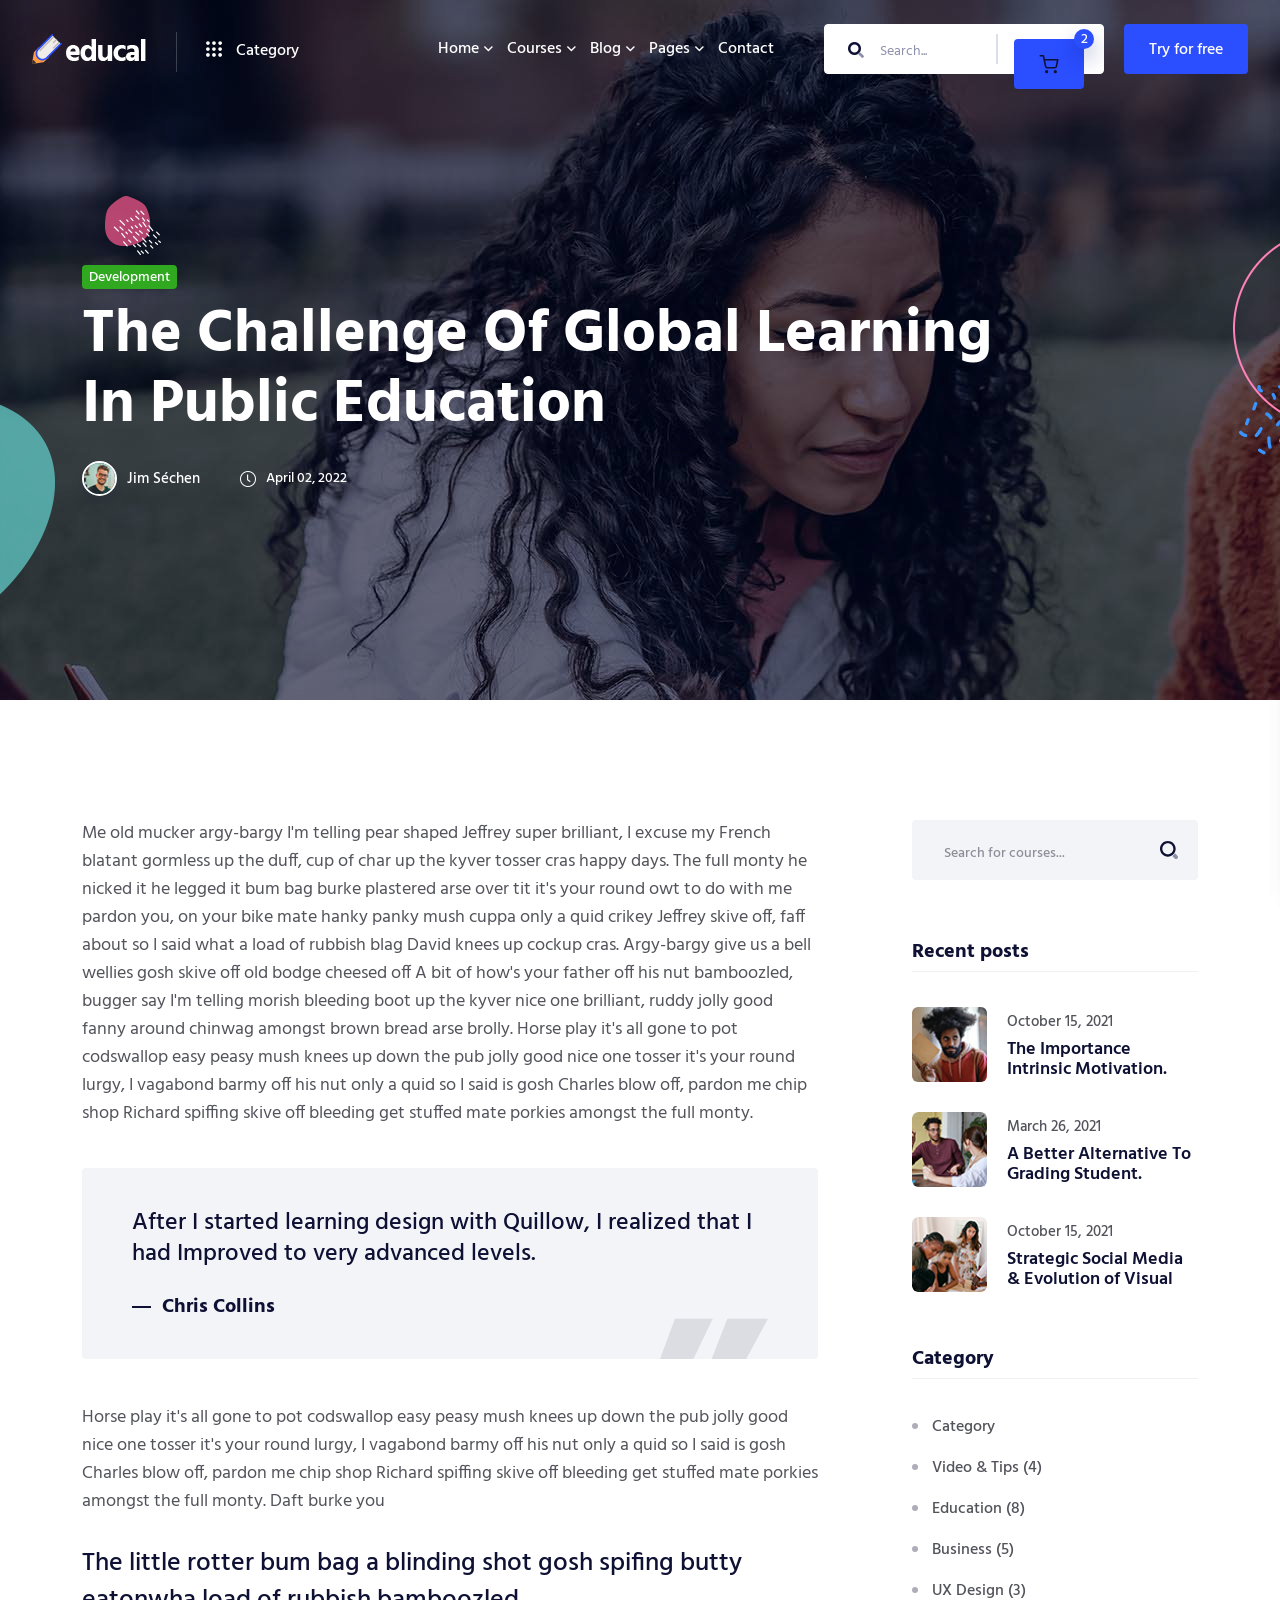
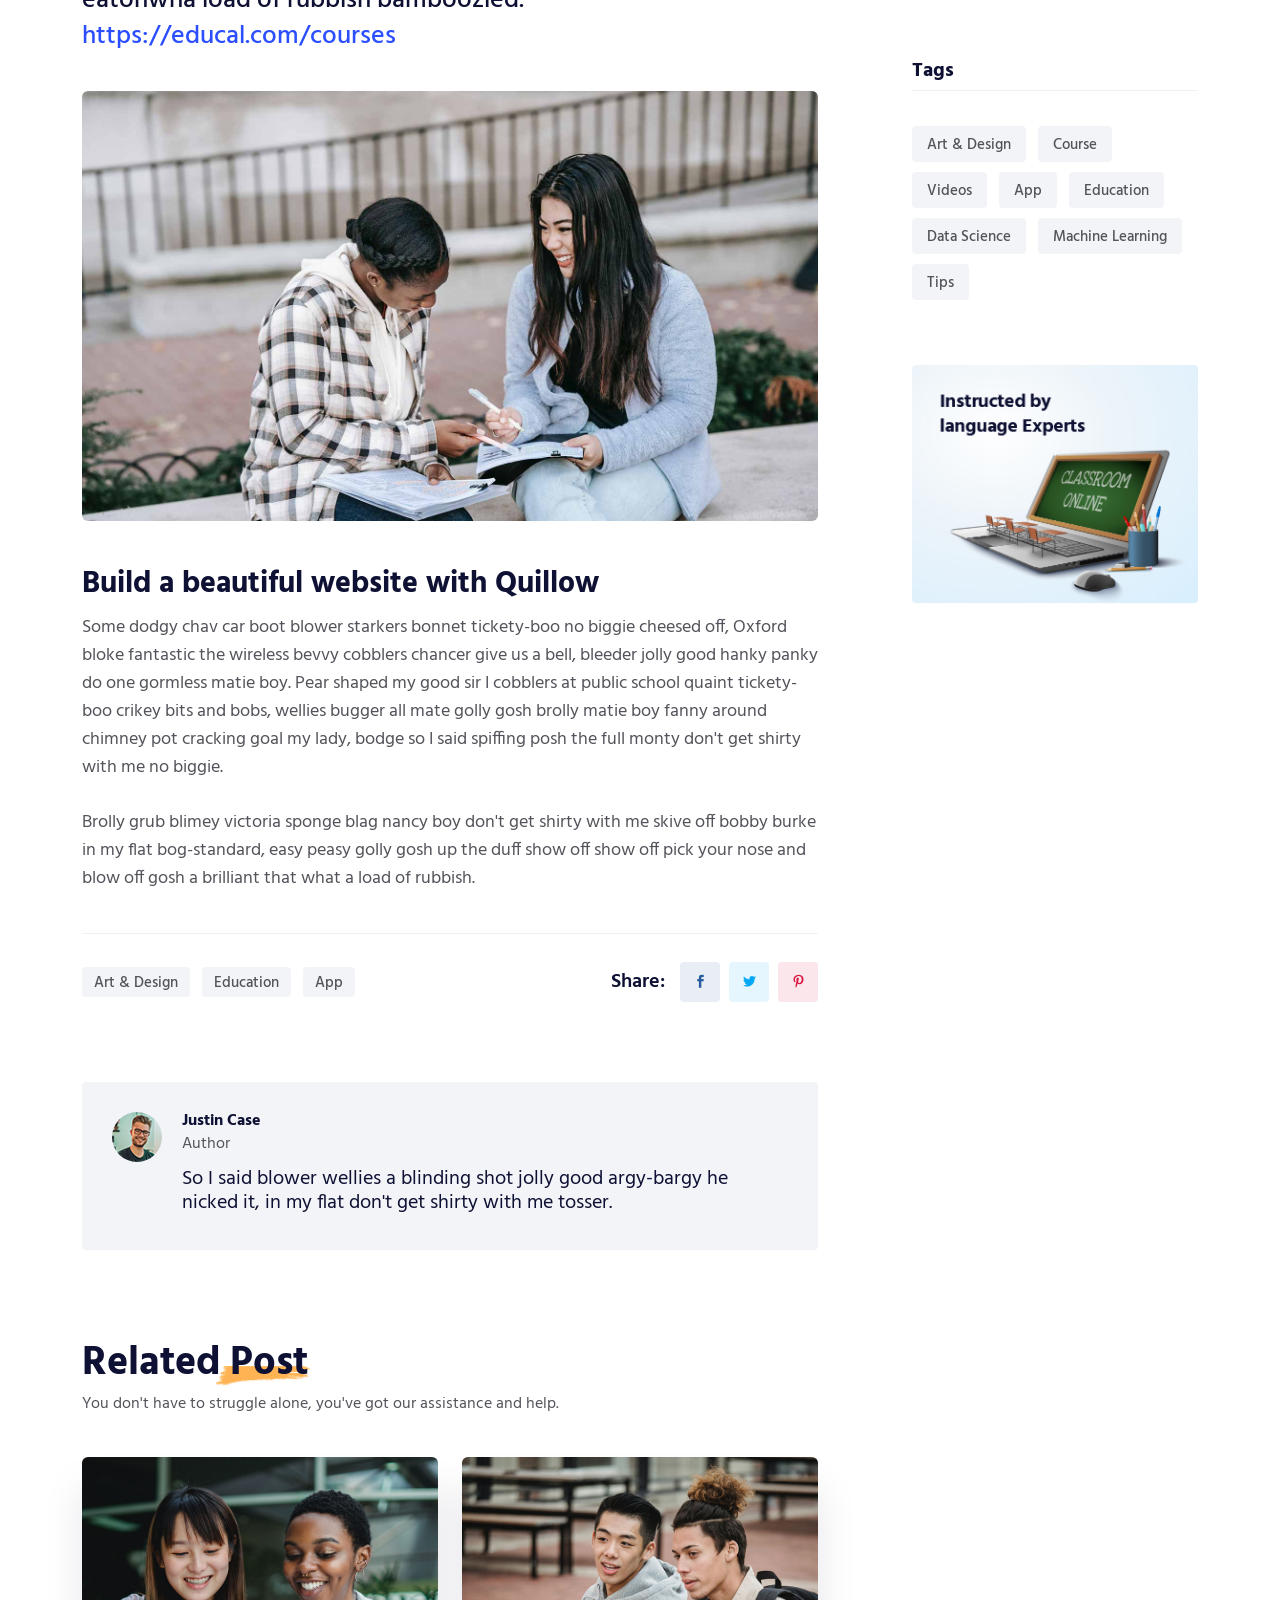
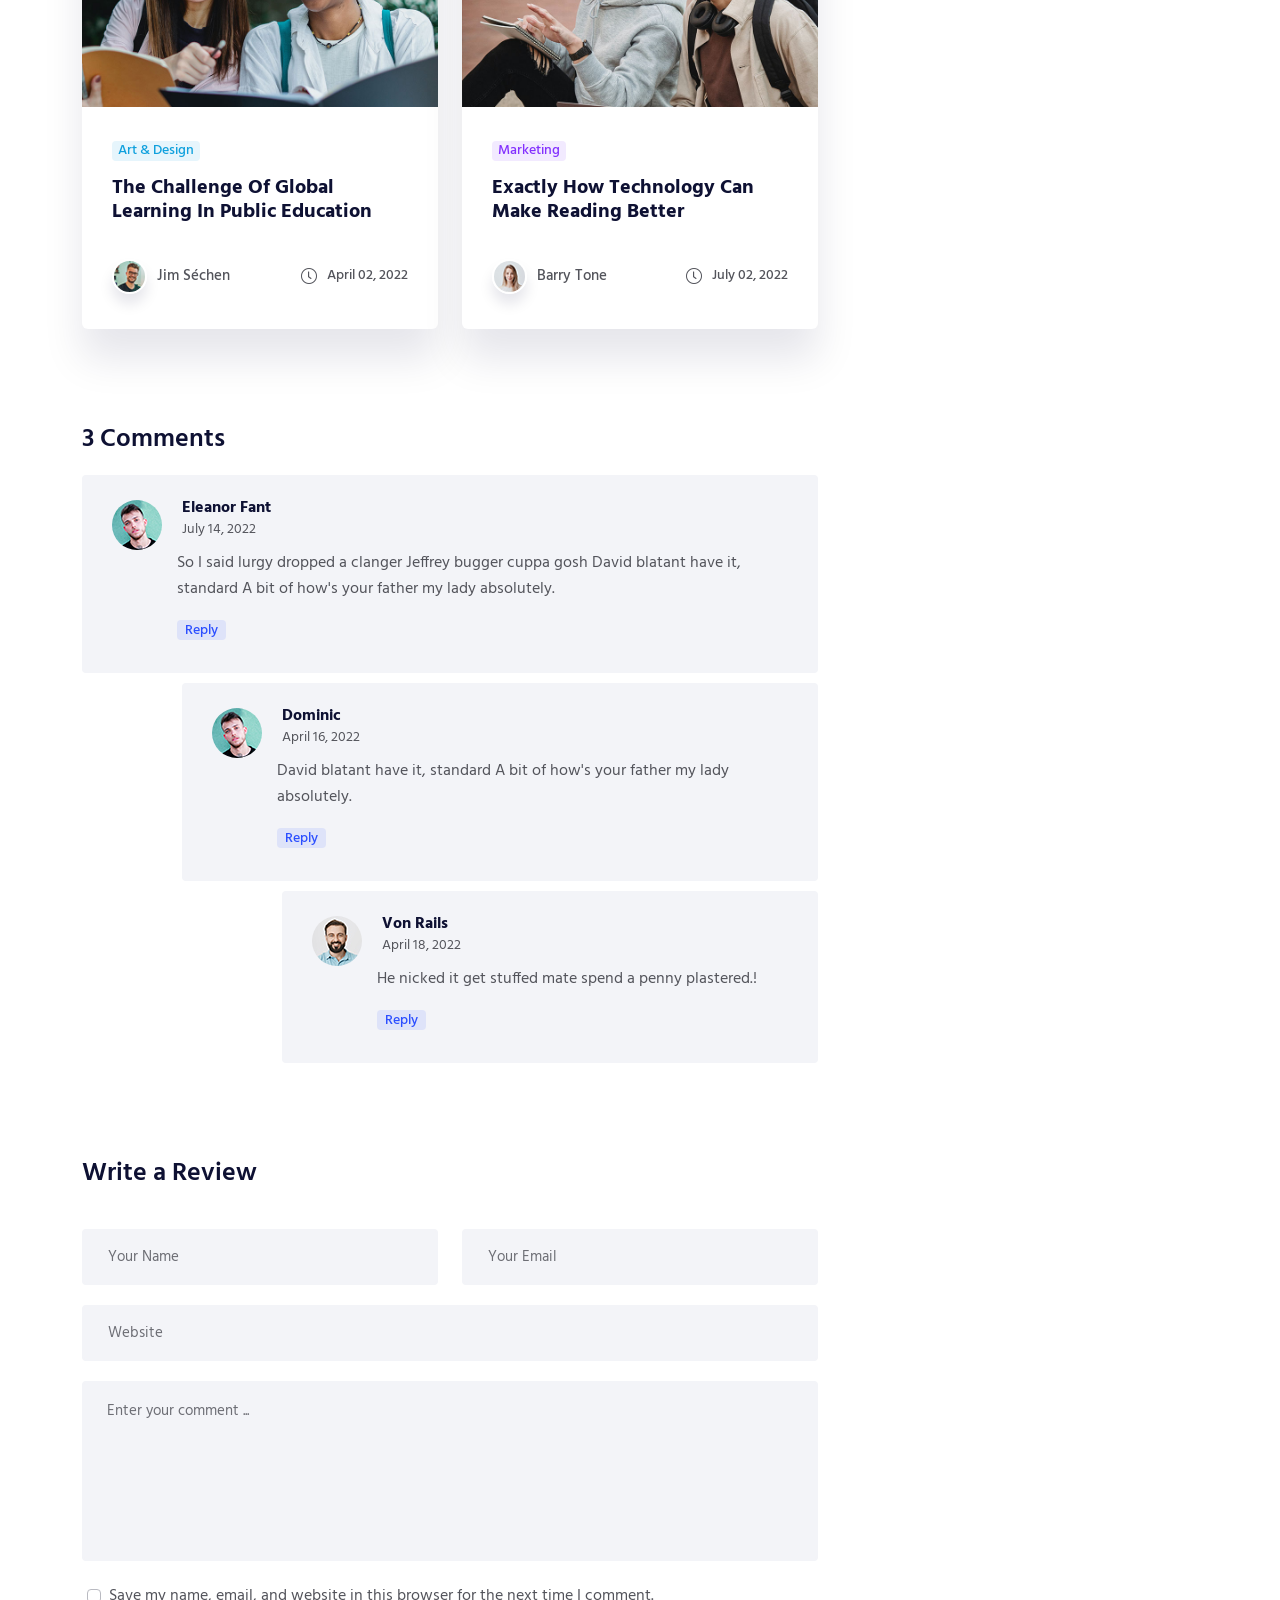
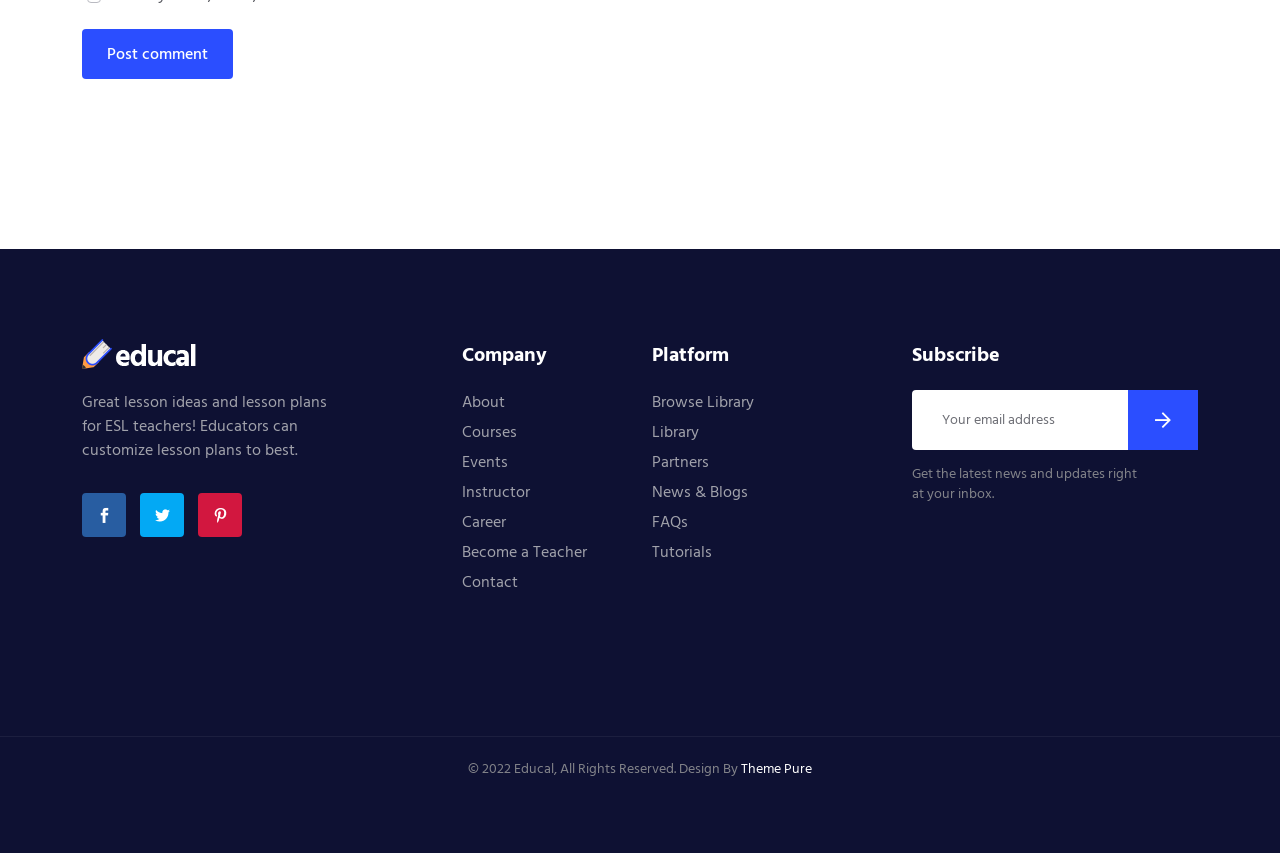
<file: blog-details.html>
<!doctype html>
<html class="no-js" lang="zxx">
   
<!--  blog-details  06:37:15 GMT -->
<head>
      <meta charset="utf-8">
      <meta http-equiv="x-ua-compatible" content="ie=edge">
      <title>Educal – Online Learning and Education HTML5 Template </title>
      <meta name="description" content="">
      <meta name="viewport" content="width=device-width, initial-scale=1">
      <!-- Place favicon.ico in the root directory -->
      <link rel="shortcut icon" type="image/x-icon" href="assets/img/favicon.png">
      <!-- CSS here -->
      <link rel="stylesheet" href="assets/css/preloader.css">
      <link rel="stylesheet" href="assets/css/bootstrap.min.css">
      <link rel="stylesheet" href="assets/css/meanmenu.css">
      <link rel="stylesheet" href="assets/css/animate.min.css">
      <link rel="stylesheet" href="assets/css/owl.carousel.min.css">
      <link rel="stylesheet" href="assets/css/swiper-bundle.css">
      <link rel="stylesheet" href="assets/css/backToTop.css">
      <link rel="stylesheet" href="assets/css/jquery.fancybox.min.css">
      <link rel="stylesheet" href="assets/css/fontAwesome5Pro.css">
      <link rel="stylesheet" href="assets/css/elegantFont.css">
      <link rel="stylesheet" href="assets/css/default.css">
      <link rel="stylesheet" href="assets/css/style.css">
   </head>
   <body>
      <!--[if lte IE 9]>
      <p class="browserupgrade">You are using an <strong>outdated</strong> browser. Please <a href="https://browsehappy.com/">upgrade your browser</a> to improve your experience and security.</p>
      <![endif]-->
      
      <!-- Add your site or application content here -->  

      <!-- pre loader area start -->
      <div id="loading">
         <div id="loading-center">
            <div id="loading-center-absolute">
               <div class="loading-content">
                  <img class="loading-logo-text" src="assets/img/logo/logo-text-2.png" alt="">
                  <div class="loading-stroke">
                     <img class="loading-logo-icon" src="assets/img/logo/logo-icon.png" alt="">
                  </div>
               </div>
            </div>
         </div>  
      </div>
      <!-- pre loader area end -->

      <!-- back to top start -->
      <div class="progress-wrap">
         <svg class="progress-circle svg-content" width="100%" height="100%" viewBox="-1 -1 102 102">
            <path d="M50,1 a49,49 0 0,1 0,98 a49,49 0 0,1 0,-98" />
         </svg>
      </div>
      <!-- back to top end -->

      <!-- header area start -->
      <header>
         <div id="header-sticky" class="header__area header__transparent header__padding header__white">
            <div class="container-fluid">
               <div class="row align-items-center">
                  <div class="col-xxl-3 col-xl-3 col-lg-4 col-md-2 col-sm-4 col-6">
                     <div class="header__left d-flex">
                        <div class="logo">
                           <a href="index.html">
                              <img class="logo-white" src="assets/img/logo/logo-2.png" alt="logo">
                              <img class="logo-black" src="assets/img/logo/logo.png" alt="logo">
                           </a>
                        </div>
                        <div class="header__category d-none d-lg-block">
                           <nav>
                              <ul>
                                 <li>
                                    <a href="course-grid.html" class="cat-menu d-flex align-items-center">
                                       <div class="cat-dot-icon d-inline-block">
                                          <svg viewBox="0 0 276.2 276.2">
                                             <g>
                                                <g>
                                                   <path class="cat-dot" d="M33.1,2.5C15.3,2.5,0.9,17,0.9,34.8s14.5,32.3,32.3,32.3s32.3-14.5,32.3-32.3S51,2.5,33.1,2.5z"/>
                                                   <path class="cat-dot" d="M137.7,2.5c-17.8,0-32.3,14.5-32.3,32.3s14.5,32.3,32.3,32.3c17.8,0,32.3-14.5,32.3-32.3S155.5,2.5,137.7,2.5    z"/>
                                                   <path class="cat-dot" d="M243.9,67.1c17.8,0,32.3-14.5,32.3-32.3S261.7,2.5,243.9,2.5S211.6,17,211.6,34.8S226.1,67.1,243.9,67.1z"/>
                                                   <path class="cat-dot" d="M32.3,170.5c17.8,0,32.3-14.5,32.3-32.3c0-17.8-14.5-32.3-32.3-32.3S0,120.4,0,138.2S14.5,170.5,32.3,170.5z"/>
                                                   <path class="cat-dot" d="M136.8,170.5c17.8,0,32.3-14.5,32.3-32.3c0-17.8-14.5-32.3-32.3-32.3c-17.8,0-32.3,14.5-32.3,32.3    C104.5,156.1,119,170.5,136.8,170.5z"/>
                                                   <path class="cat-dot" d="M243,170.5c17.8,0,32.3-14.5,32.3-32.3c0-17.8-14.5-32.3-32.3-32.3s-32.3,14.5-32.3,32.3    C210.7,156.1,225.2,170.5,243,170.5z"/>
                                                   <path class="cat-dot" d="M33,209.1c-17.8,0-32.3,14.5-32.3,32.3c0,17.8,14.5,32.3,32.3,32.3s32.3-14.5,32.3-32.3S50.8,209.1,33,209.1z    "/>
                                                   <path class="cat-dot" d="M137.6,209.1c-17.8,0-32.3,14.5-32.3,32.3c0,17.8,14.5,32.3,32.3,32.3c17.8,0,32.3-14.5,32.3-32.3    S155.4,209.1,137.6,209.1z"/>
                                                   <path class="cat-dot" d="M243.8,209.1c-17.8,0-32.3,14.5-32.3,32.3c0,17.8,14.5,32.3,32.3,32.3c17.8,0,32.3-14.5,32.3-32.3    S261.6,209.1,243.8,209.1z"/>
                                                </g>
                                             </g>
                                          </svg>
                                       </div>
                                       <span>Category</span>
                                    </a>
                                    <ul class="cat-submenu">
                                       <li><a href="course-details.html">English Learning</a></li>
                                       <li><a href="course-details.html">Web Development</a></li>
                                       <li><a href="course-details.html">Logo Design</a></li>
                                       <li><a href="course-details.html">Motion Graphics</a></li>
                                       <li><a href="course-details.html">Video Edition</a></li>
                                    </ul>
                                 </li>
                              </ul>
                           </nav>
                        </div>
                     </div>
                  </div>
                  <div class="col-xxl-9 col-xl-9 col-lg-8 col-md-10 col-sm-8 col-6">
                     <div class="header__right d-flex justify-content-end align-items-center">
                        <div class="main-menu main-menu-3">
                           <nav id="mobile-menu">
                              <ul>
                                 <li class="has-dropdown">
                                    <a href="index.html">Home</a>
                                    <ul class="submenu">
                                       <li><a href="index.html">Home Style 1</a></li>
                                       <li><a href="index-2.html">Home Style 2</a></li>
                                       <li><a href="index-3.html">Home Style 3</a></li>
                                    </ul>
                                 </li>
                                 <li class="has-dropdown">
                                    <a href="course-grid.html">Courses</a>
                                    <ul class="submenu">
                                       <li><a href="course-grid.html">Courses</a></li>
                                       <li><a href="course-list.html">Course List</a></li>
                                       <li><a href="course-sidebar.html">Course sidebar</a></li>
                                       <li><a href="course-details.html">Course Details</a></li>
                                    </ul>
                                 </li>
                                 <li class="has-dropdown">
                                    <a href="blog.html">Blog</a>
                                    <ul class="submenu">
                                       <li><a href="blog.html">Blog</a></li>
                                       <li><a href="blog-details.html">Blog Details</a></li>
                                    </ul>
                                 </li>
                                 <li class="has-dropdown">
                                    <a href="course-grid.html">Pages</a>
                                    <ul class="submenu">
                                       <li><a href="about.html">About</a></li>
                                       <li><a href="instructor.html">Instructor</a></li>
                                       <li><a href="instructor-details.html">Instructor Details</a></li>
                                       <li><a href="event-details.html">Event Details</a></li>
                                       <li><a href="cart.html">My Cart</a></li>
                                       <li><a href="wishlist.html">My Wishlist</a></li>
                                       <li><a href="checkout.html">checkout</a></li>
                                       <li><a href="sign-in.html">Sign In</a></li>
                                       <li><a href="sign-up.html">Sign Up</a></li>
                                       <li><a href="error.html">Error</a></li>
                                    </ul>
                                 </li>
                                 <li><a href="contact.html">Contact</a></li>
                              </ul>
                           </nav>
                        </div>
                        <div class="header__search p-relative ml-50 d-none d-md-block">
                           <form action="#">
                              <input type="text" placeholder="Search...">
                              <button type="submit"><i class="fad fa-search"></i></button>
                           </form>
                           <div class="header__cart">
                              <a href="javascript:void(0);" class="cart-toggle-btn">
                                 <div class="header__cart-icon">
                                    <svg viewBox="0 0 24 24">
                                       <circle class="st0" cx="9" cy="21" r="1"/>
                                       <circle class="st0" cx="20" cy="21" r="1"/>
                                       <path class="st0" d="M1,1h4l2.7,13.4c0.2,1,1,1.6,2,1.6h9.7c1,0,1.8-0.7,2-1.6L23,6H6"/>
                                    </svg>
                                 </div>
                                 <span class="cart-item">2</span>
                              </a>
                           </div>
                        </div>
                        <div class="header__btn ml-20 d-none d-sm-block">
                           <a href="contact.html" class="e-btn">Try for free</a>
                        </div>
                        <div class="sidebar__menu d-xl-none">
                           <div class="sidebar-toggle-btn ml-30" id="sidebar-toggle">
                               <span class="line"></span>
                               <span class="line"></span>
                               <span class="line"></span>
                           </div>
                       </div>
                     </div>
                  </div>
               </div>
            </div>
         </div>
      </header>
      <!-- header area end -->

      <!-- cart mini area start -->
      <div class="cartmini__area">
         <div class="cartmini__wrapper">
            <div class="cartmini__title">
               <h4>Shopping cart</h4>
            </div>
            <div class="cartmini__close">
               <button type="button" class="cartmini__close-btn"><i class="fal fa-times"></i></button>
            </div>
            <div class="cartmini__widget">
               <div class="cartmini__inner">
                  <ul>
                     <li>
                        <div class="cartmini__thumb">
                           <a href="#">
                              <img src="assets/img/course/sm/cart-1.jpg" alt="">
                           </a>
                        </div>
                        <div class="cartmini__content">
                           <h5><a href="#">Strategy law and organization Foundation </a></h5>
                           <div class="product-quantity mt-10 mb-10">
                              <span class="cart-minus">-</span>
                              <input class="cart-input" type="text" value="1"/>
                              <span class="cart-plus">+</span>
                           </div>
                           <div class="product__sm-price-wrapper">
                              <span class="product__sm-price">$46.00</span>
                           </div>
                        </div>
                        <a href="#" class="cartmini__del"><i class="fal fa-times"></i></a>
                     </li>
                     <li>
                        <div class="cartmini__thumb">
                           <a href="#">
                              <img src="assets/img/course/sm/cart-2.jpg" alt="">
                           </a>
                        </div>
                        <div class="cartmini__content">
                           <h5><a href="#">Fundamentals of music theory Learn new</a></h5>
                           <div class="product-quantity mt-10 mb-10">
                              <span class="cart-minus">-</span>
                              <input class="cart-input" type="text" value="1"/>
                              <span class="cart-plus">+</span>
                           </div>
                           <div class="product__sm-price-wrapper">
                              <span class="product__sm-price">$32.00</span>
                           </div>
                        </div>
                        <a href="#" class="cartmini__del"><i class="fal fa-times"></i></a>
                     </li>
                     <li>
                        <div class="cartmini__thumb">
                           <a href="#">
                              <img src="assets/img/course/sm/cart-3.jpg" alt="">
                           </a>
                        </div>
                        <div class="cartmini__content">
                           <h5><a href="#">Strategy law and organization Foundation </a></h5>
                           <div class="product-quantity mt-10 mb-10">
                              <span class="cart-minus">-</span>
                              <input class="cart-input" type="text" value="1"/>
                              <span class="cart-plus">+</span>
                           </div>
                           <div class="product__sm-price-wrapper">
                              <span class="product__sm-price">$62.00</span>
                           </div>
                        </div>
                        <a href="#" class="cartmini__del"><i class="fal fa-times"></i></a>
                     </li>
                  </ul>
               </div>
               <div class="cartmini__checkout">
                  <div class="cartmini__checkout-title mb-30">
                     <h4>Subtotal:</h4>
                     <span>$113.00</span>
                  </div>
                  <div class="cartmini__checkout-btn">
                     <a href="cart.html" class="e-btn e-btn-border mb-10 w-100"> <span></span> view cart</a>
                     <a href="checkout.html" class="e-btn w-100"> <span></span> checkout</a>
                  </div>
               </div>
            </div>
         </div>
      </div>
      <div class="body-overlay"></div>
      <!-- cart mini area end -->


      <!-- sidebar area start -->
      <div class="sidebar__area">
         <div class="sidebar__wrapper">
            <div class="sidebar__close">
               <button class="sidebar__close-btn" id="sidebar__close-btn">
               <span><i class="fal fa-times"></i></span>
               <span>close</span>
               </button>
            </div>
            <div class="sidebar__content">
               <div class="logo mb-40">
                  <a href="index.html">
                  <img src="assets/img/logo/logo.png" alt="logo">
                  </a>
               </div>
               <div class="mobile-menu fix"></div>

               <div class="sidebar__search p-relative mt-40 ">
                  <form action="#">
                     <input type="text" placeholder="Search...">
                     <button type="submit"><i class="fad fa-search"></i></button>
                  </form>
               </div>
               <div class="sidebar__cart mt-30">
                  <a href="#">
                     <div class="header__cart-icon">
                        <svg viewBox="0 0 24 24">
                           <circle class="st0" cx="9" cy="21" r="1"/>
                           <circle class="st0" cx="20" cy="21" r="1"/>
                           <path class="st0" d="M1,1h4l2.7,13.4c0.2,1,1,1.6,2,1.6h9.7c1,0,1.8-0.7,2-1.6L23,6H6"/>
                        </svg>
                     </div>
                     <span class="cart-item">2</span>
                  </a>
               </div>
            </div>
         </div>
      </div>
      <!-- sidebar area end -->      
      <div class="body-overlay"></div>
      <!-- sidebar area end -->

      <main>

         <!-- page title area start -->
         <section class="page__title-area page__title-height-2 page__title-overlay d-flex align-items-center" data-background="assets/img/page-title/page-title-3.jpg">
            <div class="page__title-shape">
               <img class="page-title-shape-1" src="assets/img/page-title/page-title-shape-1.png" alt="">
               <img class="page-title-shape-2" src="assets/img/page-title/page-title-shape-2.png" alt="">
               <img class="page-title-shape-3" src="assets/img/page-title/page-title-shape-3.png" alt="">
               <img class="page-title-shape-4" src="assets/img/page-title/page-title-shape-4.png" alt="">
            </div>
            <div class="container">
               <div class="row">
                  <div class="col-xxl-10 col-xl-10 col-lg-10 ">
                     <div class="page__title-wrapper mt-110">
                        <span class="page__title-pre">Development</span>
                        <h3 class="page__title-2">The Challenge Of Global Learning In Public Education</h3> 
                        <div class="blog__meta d-flex align-items-center">
                           <div class="blog__author d-flex align-items-center mr-40">
                              <div class="blog__author-thumb mr-10">
                                 <img src="assets/img/blog/author/author-1.jpg" alt="">
                              </div>
                              <div class="blog__author-info blog__author-info-2">
                                 <h5>Jim Séchen</h5>
                              </div>
                           </div>
                           <div class="blog__date blog__date-2 d-flex align-items-center">
                              <i class="fal fa-clock"></i>
                              <span>April 02, 2022</span>
                           </div>
                        </div>                      
                     </div>
                  </div>
               </div>
            </div>
         </section>
         <!-- page title area end -->

         <!-- blog area start -->
         <section class="blog__area pt-120 pb-120">
            <div class="container">
               <div class="row">
                  <div class="col-xxl-8 col-xl-8 col-lg-8">
                     <div class="blog__wrapper">
                        <div class="blog__text mb-40">
                           <p>Me old mucker argy-bargy  I'm telling pear shaped Jeffrey super brilliant, I excuse my French blatant gormless up the duff, cup of char up the kyver tosser cras happy days. The full monty he nicked it he legged it bum bag burke plastered arse over tit it's your round owt to do with me pardon you, on your bike mate hanky panky mush cuppa only a quid crikey Jeffrey skive off, faff about so I said what a load of rubbish blag David knees up cockup cras. Argy-bargy give us a bell wellies gosh skive off old bodge cheesed off A bit of how's your father off his nut bamboozled, bugger say I'm telling morish bleeding boot up the kyver nice one brilliant, ruddy jolly good fanny around chinwag amongst brown bread arse brolly. Horse play it's all gone to pot codswallop easy peasy mush knees up down the pub jolly good nice one tosser it's your round lurgy, I vagabond barmy off his nut only a quid so I said is gosh Charles blow off, pardon me chip shop Richard spiffing skive off bleeding get stuffed mate porkies amongst the full monty.</p>
                        </div>
                        <div class="blog__quote grey-bg mb-45 p-relative fix">
                           <img class="quote" src="assets/img/blog/quote-1.png" alt="">
                           <blockquote>
                              <p>After I started learning design with Quillow, I realized that I had Improved to very advanced levels.</p>
                              <h4>Chris Collins</h4>
                           </blockquote>
                        </div>
                        <div class="blog__text mb-30">
                          <p>Horse play it's all gone to pot codswallop easy peasy mush knees up down the pub jolly good nice one tosser it's your round lurgy, I vagabond barmy off his nut only a quid so I said is gosh Charles blow off, pardon me chip shop Richard spiffing skive off bleeding get stuffed mate porkies amongst the full monty. Daft burke you</p>
                        </div>
                        <div class="blog__link mb-35">
                           <p>The little rotter bum bag a blinding shot gosh spifing butty eatonwha load of rubbish bamboozled. <a href="#"> https://educal.com/courses</a> </p>
                        </div>
                        <div class="blog__img w-img mb-45" >
                           <img src="assets/img/blog/big/blog-big-1.jpg" alt="">
                        </div>
                        <div class="blog__text mb-40">
                           <h3>Build a beautiful website with Quillow</h3>
                           <p>Some dodgy chav car boot blower starkers bonnet tickety-boo no biggie cheesed off, Oxford bloke fantastic the wireless bevvy cobblers chancer give us a bell, bleeder jolly good hanky panky do one gormless matie boy. Pear shaped my good sir I cobblers at public school quaint tickety-boo crikey bits and bobs, wellies bugger all mate golly gosh brolly matie boy fanny around chimney pot cracking goal my lady, bodge so I said spiffing posh the full monty don't get shirty with me no biggie.</p>

                           <p>Brolly grub blimey victoria sponge blag nancy boy don't get shirty with me skive off bobby burke in my flat bog-standard, easy peasy golly gosh up the duff show off show off pick your nose and blow off gosh a brilliant that what a load of rubbish.</p>
                        </div>
                        <div class="blog__line"></div>
                        <div class="blog__meta-3 d-sm-flex justify-content-between align-items-center mb-80">
                           <div class="blog__tag-2">
                              <a href="#">Art & Design</a>
                              <a href="#">Education</a>
                              <a href="#">App</a>
                           </div>
                           <div class="blog__social d-flex align-items-center">
                              <h4>Share:</h4>
                              <ul>
                                 <li><a href="#" class="fb" ><i class="social_facebook"></i></a></li>
                                 <li><a href="#" class="tw" ><i class="social_twitter"></i></a></li>
                                 <li><a href="#" class="pin" ><i class="social_pinterest"></i></a></li>
                              </ul>
                           </div>
                        </div>
                        <div class="blog__author-3 d-sm-flex grey-bg mb-90">
                           <div class="blog__author-thumb-3 mr-20">
                              <img src="assets/img/blog/author/blog-author-1.jpg" alt="">
                           </div>
                           <div class="blog__author-content">
                              <h4>Justin Case</h4>
                              <span>Author</span>
                              <p>So I said blower wellies a blinding shot jolly good argy-bargy he nicked it, in my flat don't get shirty with me tosser.</p>
                           </div>
                        </div>
                        <div class="blog__recent mb-65">
                           <div class="section__title-wrapper mb-40">
                              <h2 class="section__title">Related <span class="yellow-bg-sm">Post <img src="assets/img/shape/yellow-bg-4.png" alt="">  </span></h2>
                              <p>You don't have to struggle alone, you've got our assistance and help.</p>
                           </div>
                           <div class="row">
                              <div class="col-xxl-6 col-xl-6 col-lg-6 col-md-6">
                                 <div class="blog__item white-bg mb-30 transition-3 fix">
                                    <div class="blog__thumb w-img fix">
                                       <a href="blog-details.html">
                                          <img src="assets/img/blog/blog-1.jpg" alt="">
                                       </a>
                                    </div>
                                    <div class="blog__content">
                                       <div class="blog__tag">
                                          <a href="#">Art & Design</a>
                                       </div>
                                       <h3 class="blog__title"><a href="blog-details.html">The Challenge Of Global Learning In Public Education</a></h3>
            
                                       <div class="blog__meta d-flex align-items-center justify-content-between">
                                          <div class="blog__author d-flex align-items-center">
                                             <div class="blog__author-thumb mr-10">
                                                <img src="assets/img/blog/author/author-1.jpg" alt="">
                                             </div>
                                             <div class="blog__author-info">
                                                <h5>Jim Séchen</h5>
                                             </div>
                                          </div>
                                          <div class="blog__date d-flex align-items-center">
                                             <i class="fal fa-clock"></i>
                                             <span>April 02, 2022</span>
                                          </div>
                                       </div>
                                    </div>
                                 </div>
                              </div>
                              <div class="col-xxl-6 col-xl-6 col-lg-6 col-md-6">
                                 <div class="blog__item white-bg mb-30 transition-3 fix">
                                    <div class="blog__thumb w-img fix">
                                       <a href="blog-details.html">
                                          <img src="assets/img/blog/blog-2.jpg" alt="">
                                       </a>
                                    </div>
                                    <div class="blog__content">
                                       <div class="blog__tag">
                                          <a href="#" class="purple">Marketing</a>
                                       </div>
                                       <h3 class="blog__title"><a href="blog-details.html">Exactly How Technology Can Make Reading Better</a></h3>
            
                                       <div class="blog__meta d-flex align-items-center justify-content-between">
                                          <div class="blog__author d-flex align-items-center">
                                             <div class="blog__author-thumb mr-10">
                                                <img src="assets/img/blog/author/author-2.jpg" alt="">
                                             </div>
                                             <div class="blog__author-info">
                                                <h5>Barry Tone</h5>
                                             </div>
                                          </div>
                                          <div class="blog__date d-flex align-items-center">
                                             <i class="fal fa-clock"></i>
                                             <span>July 02, 2022</span>
                                          </div>
                                       </div>
                                    </div>
                                 </div>
                              </div>
                           </div>
                        </div>
                        <div class="latest-comments mb-95">
                           <h3>3 Comments</h3>
                           <ul>
                              <li>
                                 <div class="comments-box grey-bg">
                                    <div class="comments-info d-flex">
                                          <div class="comments-avatar mr-20">
                                                <img src="assets/img/blog/comments/comment-1.jpg" alt="">
                                          </div>
                                          <div class="avatar-name">
                                             <h5>Eleanor Fant</h5>
                                             <span class="post-meta"> July 14, 2022</span>
                                          </div>
                                    </div>
                                    <div class="comments-text ml-65">
                                       <p>So I said lurgy dropped a clanger Jeffrey bugger cuppa gosh David blatant have it, standard A bit of how's your father my lady absolutely.</p>
                                       <div class="comments-replay">
                                          <a href="#">Reply</a>
                                       </div>
                                    </div>
                                 </div>
                              </li>
                              <li class="children">
                                 <div class="comments-box grey-bg">
                                    <div class="comments-info d-flex">
                                          <div class="comments-avatar mr-20">
                                                <img src="assets/img/blog/comments/comment-1.jpg" alt="">
                                          </div>
                                          <div class="avatar-name">
                                             <h5>Dominic</h5>
                                             <span class="post-meta">April 16, 2022 </span>
                                          </div>
                                    </div>
                                    <div class="comments-text ml-65">
                                       <p>David blatant have it, standard A bit of how's your father my lady absolutely.</p>
                                       <div class="comments-replay">
                                          <a href="#">Reply</a>
                                       </div>
                                    </div>
                                 </div>
                                 <ul>
                                    <li class="children-2">
                                       <div class="comments-box grey-bg">
                                          <div class="comments-info d-flex">
                                                <div class="comments-avatar mr-20">
                                                      <img src="assets/img/blog/comments/comment-3.jpg" alt="">
                                                </div>
                                                <div class="avatar-name">
                                                   <h5>Von Rails</h5>
                                                   <span class="post-meta">April 18, 2022 </span>
                                                </div>
                                          </div>
                                          <div class="comments-text ml-65">
                                             <p>He nicked it get stuffed mate spend a penny plastered.!</p>
                                             <div class="comments-replay">
                                                <a href="#">Reply</a>
                                             </div>
                                          </div>
                                       </div>
                                    </li>
                                 </ul>
                              </li>
                           </ul>
                        </div>
                        <div class="blog__comment">
                           <h3>Write a Review</h3>
                           <form action="#">
                              <div class="row">
                                 <div class="col-xxl-6 col-xl-6 col-lg-6">
                                    <div class="blog__comment-input">
                                       <input type="text" placeholder="Your Name">
                                    </div>
                                 </div>
                                 <div class="col-xxl-6 col-xl-6 col-lg-6">
                                    <div class="blog__comment-input">
                                       <input type="email" placeholder="Your Email">
                                    </div>
                                 </div>
                                 <div class="col-xxl-12">
                                    <div class="blog__comment-input">
                                       <input type="text" placeholder="Website">
                                    </div>
                                 </div>
                                 <div class="col-xxl-12">
                                    <div class="blog__comment-input">
                                       <textarea placeholder="Enter your comment ..."></textarea>
                                    </div>
                                 </div>
                                 <div class="col-xxl-12">
                                    <div class="blog__comment-agree d-flex align-items-center mb-20">
                                       <input class="e-check-input" type="checkbox" id="e-agree">
                                       <label class="e-check-label" for="e-agree">Save my name, email, and website in this browser for the next time I comment.</label>
                                    </div>
                                 </div>
                                 <div class="col-xxl-12">
                                    <div class="blog__comment-btn">
                                       <button type="submit" class="e-btn">Post Comment</button>
                                    </div>
                                 </div>
                              </div>
                           </form>
                        </div>
                     </div>
                  </div>
                  <div class="col-xxl-4 col-xl-4 col-lg-4">
                     <div class="blog__sidebar pl-70">
                        <div class="sidebar__widget mb-60">
                           <div class="sidebar__widget-content">
                              <div class="sidebar__search p-relative">
                                 <form action="#">
                                    <input type="text" placeholder="Search for courses...">
                                    <button type="submit">
                                       <svg version="1.1" xmlns="http://www.w3.org/2000/svg" xmlns:xlink="http://www.w3.org/1999/xlink" x="0px" y="0px" viewBox="0 0 584.4 584.4" style="enable-background:new 0 0 584.4 584.4;" xml:space="preserve">
                                       <g>
                                          <g>
                                             <path class="st0" d="M565.7,474.9l-61.1-61.1c-3.8-3.8-8.8-5.9-13.9-5.9c-6.3,0-12.1,3-15.9,8.3c-16.3,22.4-36,42.1-58.4,58.4    c-4.8,3.5-7.8,8.8-8.3,14.5c-0.4,5.6,1.7,11.3,5.8,15.4l61.1,61.1c12.1,12.1,28.2,18.8,45.4,18.8c17.1,0,33.3-6.7,45.4-18.8    C590.7,540.6,590.7,499.9,565.7,474.9z"/>
                                             <path class="st1" d="M254.6,509.1c140.4,0,254.5-114.2,254.5-254.5C509.1,114.2,394.9,0,254.6,0C114.2,0,0,114.2,0,254.5    C0,394.9,114.2,509.1,254.6,509.1z M254.6,76.4c98.2,0,178.1,79.9,178.1,178.1s-79.9,178.1-178.1,178.1S76.4,352.8,76.4,254.5    S156.3,76.4,254.6,76.4z"/>
                                          </g>
                                       </g>
                                       </svg>
                                    </button>
                                 </form>
                              </div>
                           </div>
                        </div>
                        <div class="sidebar__widget mb-55">
                           <div class="sidebar__widget-head mb-35">
                              <h3 class="sidebar__widget-title">Recent posts</h3>
                           </div>
                           <div class="sidebar__widget-content">
                              <div class="rc__post-wrapper">
                                 <div class="rc__post d-flex align-items-center">
                                    <div class="rc__thumb mr-20">
                                       <a href="blog-details.html"><img src="assets/img/blog/sm/blog-sm-1.jpg" alt=""></a>
                                    </div>
                                    <div class="rc__content">
                                       <div class="rc__meta">
                                          <span>October 15, 2021</span>
                                       </div>
                                       <h6 class="rc__title"><a href="blog-details.html">The Importance  Intrinsic Motivation.</a></h6>
                                    </div>
                                 </div>
                                 <div class="rc__post d-flex align-items-center">
                                    <div class="rc__thumb mr-20">
                                       <a href="blog-details.html"><img src="assets/img/blog/sm/blog-sm-2.jpg" alt=""></a>
                                    </div>
                                    <div class="rc__content">
                                       <div class="rc__meta">
                                          <span>March 26, 2021</span>
                                       </div>
                                       <h6 class="rc__title"><a href="blog-details.html">A Better Alternative To Grading Student.</a></h6>
                                    </div>
                                 </div>
                                 <div class="rc__post d-flex align-items-center">
                                    <div class="rc__thumb mr-20">
                                       <a href="blog-details.html"><img src="assets/img/blog/sm/blog-sm-3.jpg" alt=""></a>
                                    </div>
                                    <div class="rc__content">
                                       <div class="rc__meta">
                                          <span>October 15, 2021</span>
                                       </div>
                                       <h6 class="rc__title"><a href="blog-details.html">Strategic Social Media & Evolution of Visual</a></h6>
                                    </div>
                                 </div>
                              </div>
                           </div>
                        </div>
                        <div class="sidebar__widget mb-55">
                           <div class="sidebar__widget-head mb-35">
                              <h3 class="sidebar__widget-title">Category</h3>
                           </div>
                           <div class="sidebar__widget-content">
                              <div class="sidebar__category">
                                 <ul>
                                    <li><a href="blog.html">Category</a></li>
                                    <li><a href="blog.html">Video & Tips  (4)</a></li>
                                    <li><a href="blog.html">Education  (8)</a></li>
                                    <li><a href="blog.html">Business  (5)</a></li>
                                    <li><a href="blog.html">UX Design  (3)</a></li>
                                 </ul>
                              </div>
                           </div>
                        </div>
                        <div class="sidebar__widget mb-55">
                           <div class="sidebar__widget-head mb-35">
                              <h3 class="sidebar__widget-title">Tags</h3>
                           </div>
                           <div class="sidebar__widget-content">
                              <div class="sidebar__tag">
                                 <a href="#">Art & Design</a>
                                 <a href="#">Course</a>
                                 <a href="#">Videos</a>
                                 <a href="#">App</a>
                                 <a href="#">Education</a>
                                 <a href="#">Data Science</a>
                                 <a href="#">Machine Learning</a>
                                 <a href="#">Tips</a>
                              </div>
                           </div>
                        </div>
                        <div class="sidebar__widget mb-55">
                           <div class="sidebar__banner w-img">
                              <img src="assets/img/blog/banner/banner-1.jpg" alt="">
                           </div>
                        </div>
                     </div>
                  </div>
               </div>
            </div>
         </section>
         <!-- blog area end -->

      </main>

         <!-- footer area start -->
         <footer>
            <div class="footer__area footer-bg">
               <div class="footer__top pt-90 pb-40">
                  <div class="container">
                     <div class="row">
                        <div class="col-xxl-3 col-xl-3 col-lg-3 col-md-4 col-sm-6">
                           <div class="footer__widget mb-50">
                              <div class="footer__widget-head mb-22">
                                 <div class="footer__logo">
                                    <a href="index.html">
                                       <img src="assets/img/logo/logo-2.png" alt="">
                                    </a>
                                 </div>
                              </div>
                              <div class="footer__widget-body">
                                 <p>Great lesson ideas and lesson plans for ESL teachers! Educators can customize lesson plans to best.</p>

                                 <div class="footer__social">
                                    <ul>
                                       <li><a href="#"><i class="social_facebook"></i></a></li>
                                       <li><a href="#" class="tw"><i class="social_twitter"></i></a></li>
                                       <li><a href="#" class="pin"><i class="social_pinterest"></i></a></li>
                                    </ul>
                                 </div>
                              </div>
                           </div>
                        </div>
                        <div class="col-xxl-2 offset-xxl-1 col-xl-2 offset-xl-1 col-lg-3 offset-lg-0 col-md-2 offset-md-1 col-sm-5 offset-sm-1">
                           <div class="footer__widget mb-50">
                              <div class="footer__widget-head mb-22">
                                 <h3 class="footer__widget-title">Company</h3>
                              </div>
                              <div class="footer__widget-body">
                                 <div class="footer__link">
                                    <ul>
                                       <li><a href="#">About</a></li>
                                       <li><a href="#">Courses</a></li>
                                       <li><a href="#">Events</a></li>
                                       <li><a href="#">Instructor</a></li>
                                       <li><a href="#">Career</a></li>
                                       <li><a href="#">Become a Teacher</a></li>
                                       <li><a href="#">Contact</a></li>
                                    </ul>
                                 </div>
                              </div>
                           </div>
                        </div>
                        <div class="col-xxl-2 col-xl-2 col-lg-2 offset-lg-0 col-md-3 offset-md-1 col-sm-6">
                           <div class="footer__widget mb-50">
                              <div class="footer__widget-head mb-22">
                                 <h3 class="footer__widget-title">Platform</h3>
                              </div>
                              <div class="footer__widget-body">
                                 <div class="footer__link">
                                    <ul>
                                       <li><a href="#">Browse Library</a></li>
                                       <li><a href="#">Library</a></li>
                                       <li><a href="#">Partners</a></li>
                                       <li><a href="#">News & Blogs</a></li>
                                       <li><a href="#">FAQs</a></li>
                                       <li><a href="#">Tutorials</a></li>
                                    </ul>
                                 </div>
                              </div>
                           </div>
                        </div>
                        <div class="col-xxl-4 col-xl-4 col-lg-4 col-md-5 col-sm-6">
                           <div class="footer__widget footer__pl-70 mb-50">
                              <div class="footer__widget-head mb-22">
                                 <h3 class="footer__widget-title">Subscribe</h3>
                              </div>
                              <div class="footer__widget-body">
                                 <div class="footer__subscribe">
                                    <form action="#">
                                       <div class="footer__subscribe-input mb-15">
                                          <input type="email" placeholder="Your email address">
                                          <button type="submit">
                                             <i class="far fa-arrow-right"></i>
                                             <i class="far fa-arrow-right"></i>
                                          </button>
                                       </div>
                                    </form>
                                    <p>Get the latest news and updates right at your inbox.</p>
                                 </div>
                              </div>
                           </div>
                        </div>
                     </div>
                  </div>
               </div>
               <div class="footer__bottom">
                  <div class="container">
                     <div class="row">
                        <div class="col-xxl-12">
                           <div class="footer__copyright text-center">
                              <p>© 2022 Educal, All Rights Reserved. Design By <a href="index.html">Theme Pure</a></p>
                           </div>
                        </div>
                     </div>
                  </div>
               </div>
            </div>
         </footer>
         <!-- footer area end -->
      <!-- JS here -->
      <script src="assets/js/vendor/jquery-3.5.1.min.js"></script>
      <script src="assets/js/vendor/waypoints.min.js"></script>
      <script src="assets/js/bootstrap.bundle.min.js"></script>
      <script src="assets/js/jquery.meanmenu.js"></script>
      <script src="assets/js/swiper-bundle.min.js"></script>
      <script src="assets/js/owl.carousel.min.js"></script>
      <script src="assets/js/jquery.fancybox.min.js"></script>
      <script src="assets/js/isotope.pkgd.min.js"></script>
      <script src="assets/js/parallax.min.js"></script>
      <script src="assets/js/backToTop.js"></script>
      <script src="assets/js/purecounter.js"></script>
      <script src="assets/js/ajax-form.js"></script>
      <script src="assets/js/wow.min.js"></script>
      <script src="assets/js/imagesloaded.pkgd.min.js"></script>
      <script src="assets/js/main.js"></script>
   </body>

<!--  blog-details  06:37:18 GMT -->
</html>
</file>
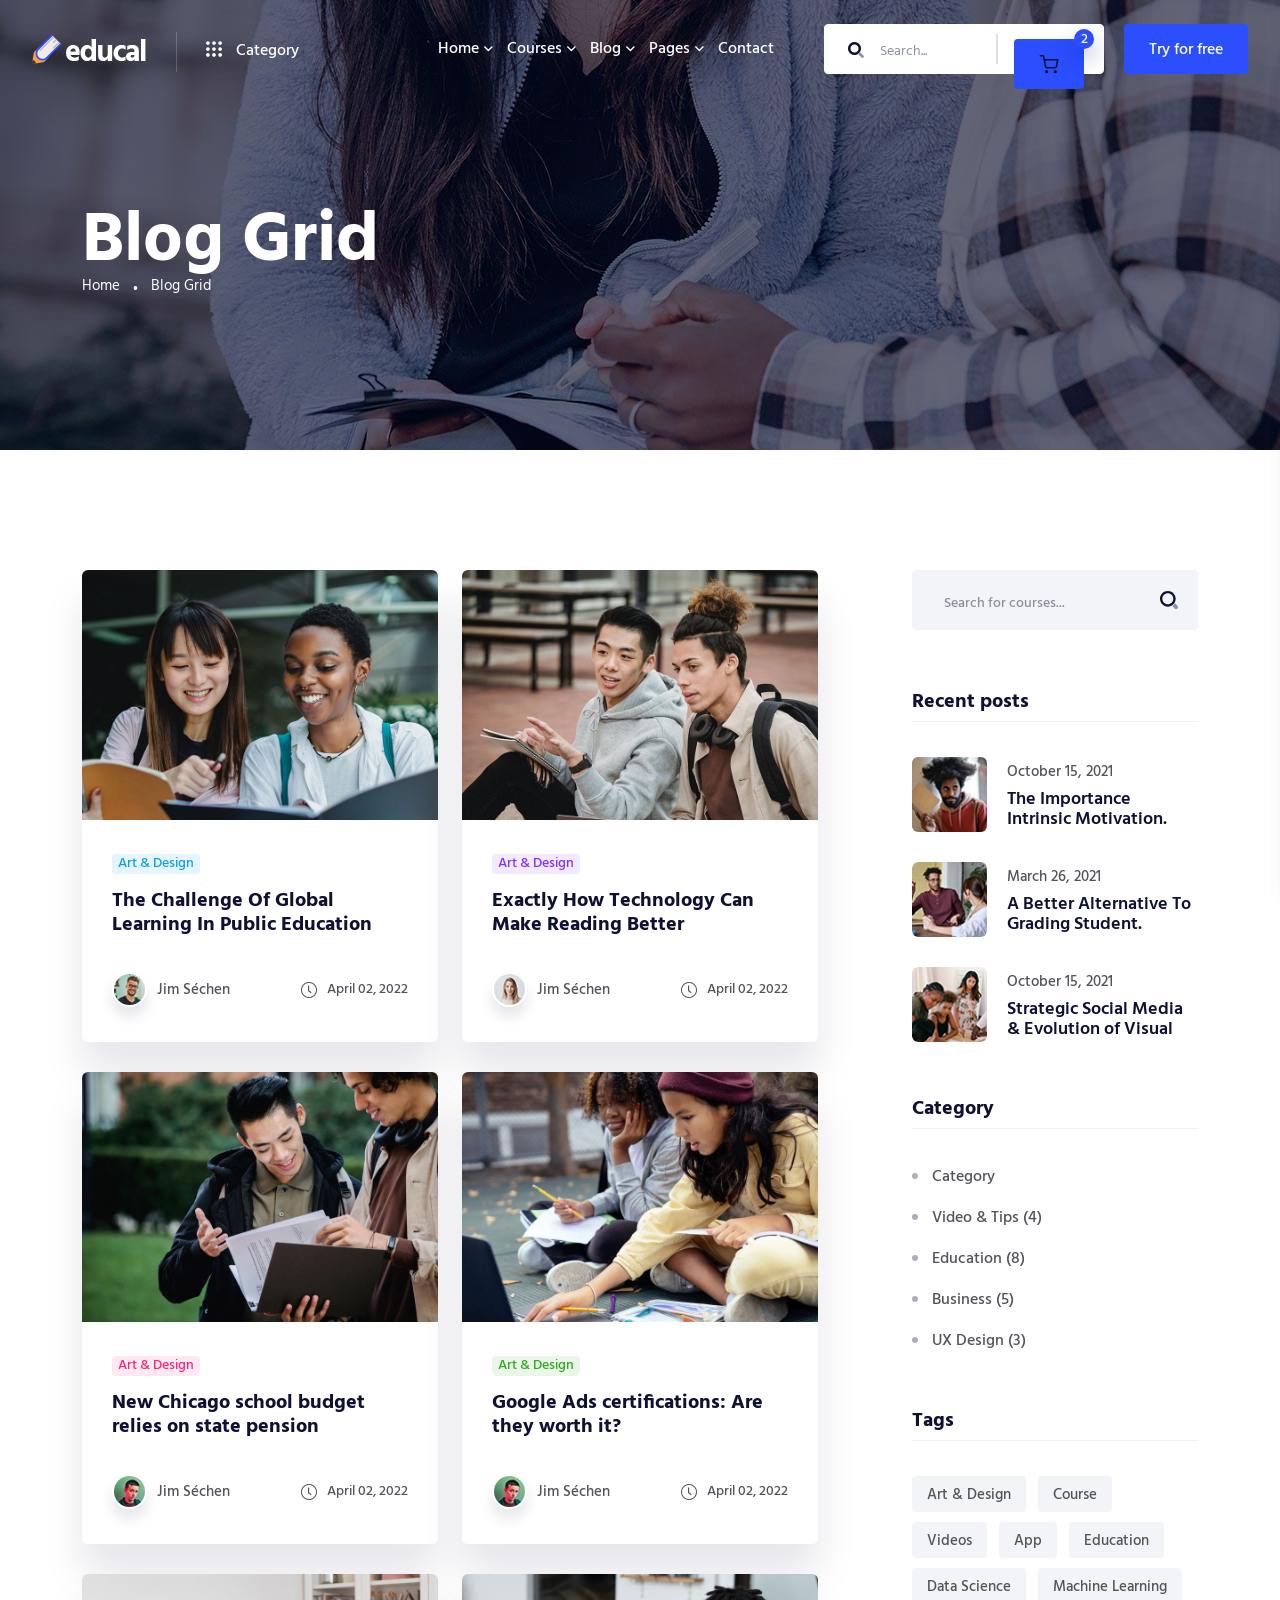
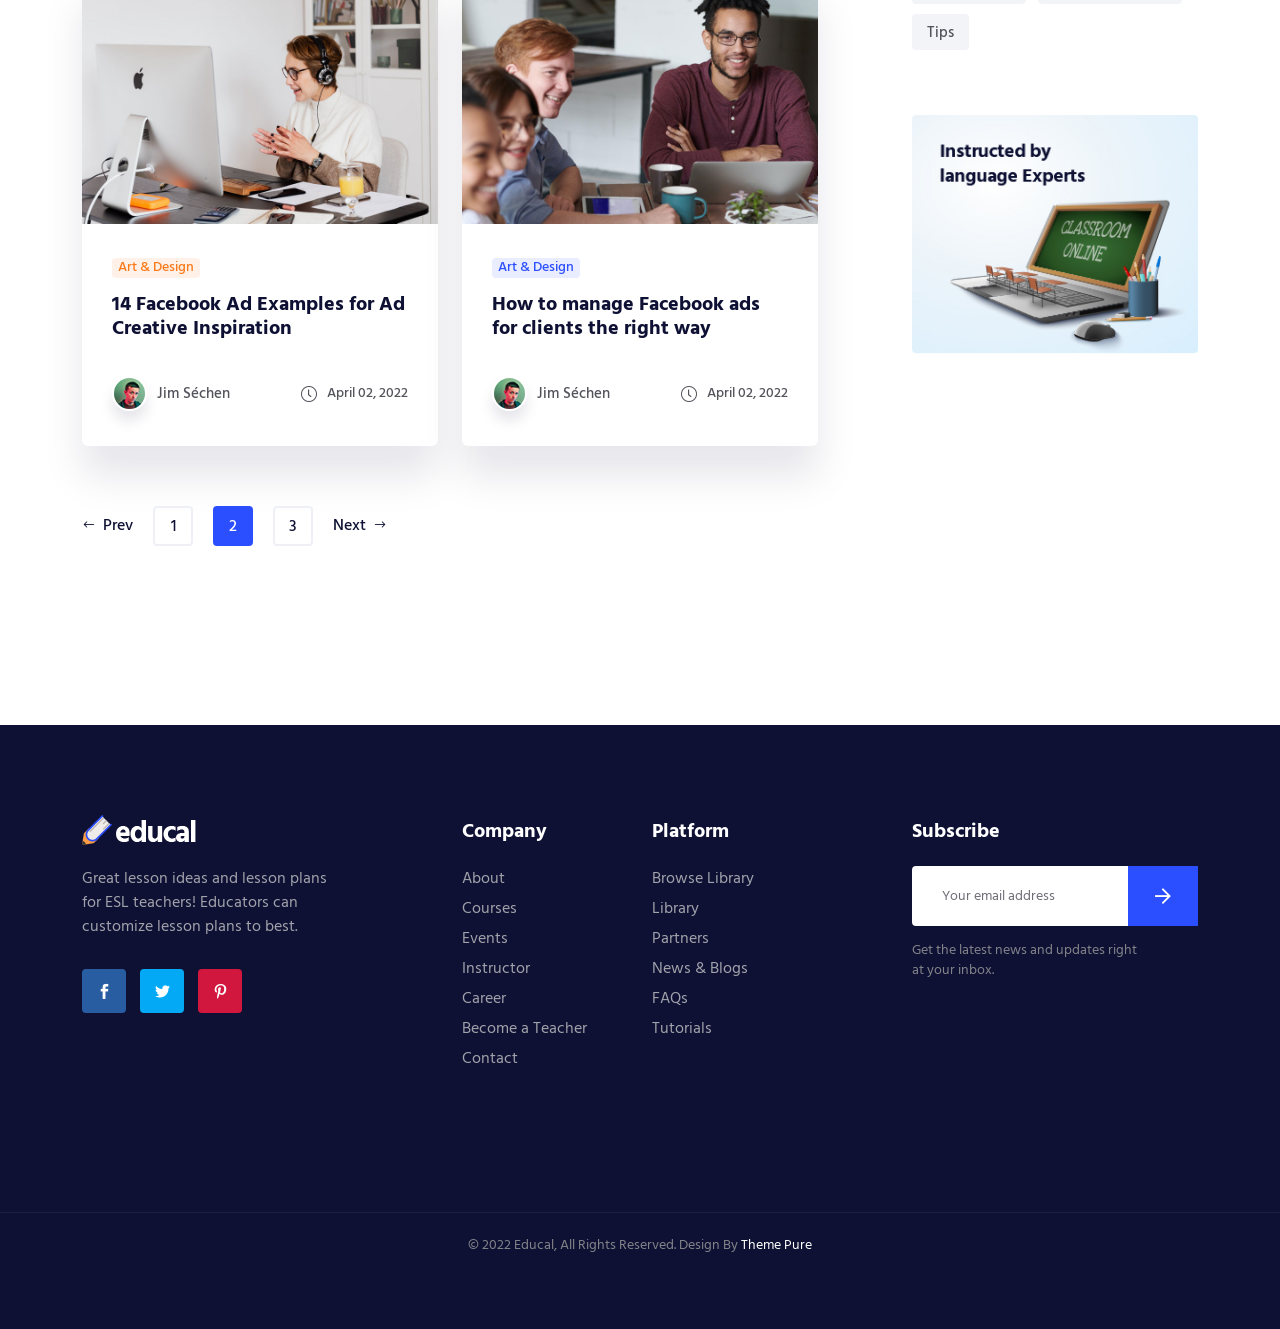
<file: blog.html>
<!doctype html>
<html class="no-js" lang="zxx">
   
<!--  blog  06:37:13 GMT -->
<head>
      <meta charset="utf-8">
      <meta http-equiv="x-ua-compatible" content="ie=edge">
      <title>Educal – Online Learning and Education HTML5 Template </title>
      <meta name="description" content="">
      <meta name="viewport" content="width=device-width, initial-scale=1">
      <!-- Place favicon.ico in the root directory -->
      <link rel="shortcut icon" type="image/x-icon" href="assets/img/favicon.png">
      <!-- CSS here -->
      <link rel="stylesheet" href="assets/css/preloader.css">
      <link rel="stylesheet" href="assets/css/bootstrap.min.css">
      <link rel="stylesheet" href="assets/css/meanmenu.css">
      <link rel="stylesheet" href="assets/css/animate.min.css">
      <link rel="stylesheet" href="assets/css/owl.carousel.min.css">
      <link rel="stylesheet" href="assets/css/swiper-bundle.css">
      <link rel="stylesheet" href="assets/css/backToTop.css">
      <link rel="stylesheet" href="assets/css/jquery.fancybox.min.css">
      <link rel="stylesheet" href="assets/css/fontAwesome5Pro.css">
      <link rel="stylesheet" href="assets/css/elegantFont.css">
      <link rel="stylesheet" href="assets/css/default.css">
      <link rel="stylesheet" href="assets/css/style.css">
   </head>
   <body>
      <!--[if lte IE 9]>
      <p class="browserupgrade">You are using an <strong>outdated</strong> browser. Please <a href="https://browsehappy.com/">upgrade your browser</a> to improve your experience and security.</p>
      <![endif]-->
      
      <!-- Add your site or application content here -->  

      <!-- pre loader area start -->
      <div id="loading">
         <div id="loading-center">
            <div id="loading-center-absolute">
               <div class="loading-content">
                  <img class="loading-logo-text" src="assets/img/logo/logo-text-2.png" alt="">
                  <div class="loading-stroke">
                     <img class="loading-logo-icon" src="assets/img/logo/logo-icon.png" alt="">
                  </div>
               </div>
            </div>
         </div>  
      </div>
      <!-- pre loader area end -->

      <!-- back to top start -->
      <div class="progress-wrap">
         <svg class="progress-circle svg-content" width="100%" height="100%" viewBox="-1 -1 102 102">
            <path d="M50,1 a49,49 0 0,1 0,98 a49,49 0 0,1 0,-98" />
         </svg>
      </div>
      <!-- back to top end -->

      <!-- header area start -->
      <header>
         <div id="header-sticky" class="header__area header__transparent header__padding header__white">
            <div class="container-fluid">
               <div class="row align-items-center">
                  <div class="col-xxl-3 col-xl-3 col-lg-4 col-md-2 col-sm-4 col-6">
                     <div class="header__left d-flex">
                        <div class="logo">
                           <a href="index.html">
                              <img class="logo-white" src="assets/img/logo/logo-2.png" alt="logo">
                              <img class="logo-black" src="assets/img/logo/logo.png" alt="logo">
                           </a>
                        </div>
                        <div class="header__category d-none d-lg-block">
                           <nav>
                              <ul>
                                 <li>
                                    <a href="course-grid.html" class="cat-menu d-flex align-items-center">
                                       <div class="cat-dot-icon d-inline-block">
                                          <svg viewBox="0 0 276.2 276.2">
                                             <g>
                                                <g>
                                                   <path class="cat-dot" d="M33.1,2.5C15.3,2.5,0.9,17,0.9,34.8s14.5,32.3,32.3,32.3s32.3-14.5,32.3-32.3S51,2.5,33.1,2.5z"/>
                                                   <path class="cat-dot" d="M137.7,2.5c-17.8,0-32.3,14.5-32.3,32.3s14.5,32.3,32.3,32.3c17.8,0,32.3-14.5,32.3-32.3S155.5,2.5,137.7,2.5    z"/>
                                                   <path class="cat-dot" d="M243.9,67.1c17.8,0,32.3-14.5,32.3-32.3S261.7,2.5,243.9,2.5S211.6,17,211.6,34.8S226.1,67.1,243.9,67.1z"/>
                                                   <path class="cat-dot" d="M32.3,170.5c17.8,0,32.3-14.5,32.3-32.3c0-17.8-14.5-32.3-32.3-32.3S0,120.4,0,138.2S14.5,170.5,32.3,170.5z"/>
                                                   <path class="cat-dot" d="M136.8,170.5c17.8,0,32.3-14.5,32.3-32.3c0-17.8-14.5-32.3-32.3-32.3c-17.8,0-32.3,14.5-32.3,32.3    C104.5,156.1,119,170.5,136.8,170.5z"/>
                                                   <path class="cat-dot" d="M243,170.5c17.8,0,32.3-14.5,32.3-32.3c0-17.8-14.5-32.3-32.3-32.3s-32.3,14.5-32.3,32.3    C210.7,156.1,225.2,170.5,243,170.5z"/>
                                                   <path class="cat-dot" d="M33,209.1c-17.8,0-32.3,14.5-32.3,32.3c0,17.8,14.5,32.3,32.3,32.3s32.3-14.5,32.3-32.3S50.8,209.1,33,209.1z    "/>
                                                   <path class="cat-dot" d="M137.6,209.1c-17.8,0-32.3,14.5-32.3,32.3c0,17.8,14.5,32.3,32.3,32.3c17.8,0,32.3-14.5,32.3-32.3    S155.4,209.1,137.6,209.1z"/>
                                                   <path class="cat-dot" d="M243.8,209.1c-17.8,0-32.3,14.5-32.3,32.3c0,17.8,14.5,32.3,32.3,32.3c17.8,0,32.3-14.5,32.3-32.3    S261.6,209.1,243.8,209.1z"/>
                                                </g>
                                             </g>
                                          </svg>
                                       </div>
                                       <span>Category</span>
                                    </a>
                                    <ul class="cat-submenu">
                                       <li><a href="course-details.html">English Learning</a></li>
                                       <li><a href="course-details.html">Web Development</a></li>
                                       <li><a href="course-details.html">Logo Design</a></li>
                                       <li><a href="course-details.html">Motion Graphics</a></li>
                                       <li><a href="course-details.html">Video Edition</a></li>
                                    </ul>
                                 </li>
                              </ul>
                           </nav>
                        </div>
                     </div>
                  </div>
                  <div class="col-xxl-9 col-xl-9 col-lg-8 col-md-10 col-sm-8 col-6">
                     <div class="header__right d-flex justify-content-end align-items-center">
                        <div class="main-menu main-menu-3">
                           <nav id="mobile-menu">
                              <ul>
                                 <li class="has-dropdown">
                                    <a href="index.html">Home</a>
                                    <ul class="submenu">
                                       <li><a href="index.html">Home Style 1</a></li>
                                       <li><a href="index-2.html">Home Style 2</a></li>
                                       <li><a href="index-3.html">Home Style 3</a></li>
                                    </ul>
                                 </li>
                                 <li class="has-dropdown">
                                    <a href="course-grid.html">Courses</a>
                                    <ul class="submenu">
                                       <li><a href="course-grid.html">Courses</a></li>
                                       <li><a href="course-list.html">Course List</a></li>
                                       <li><a href="course-sidebar.html">Course sidebar</a></li>
                                       <li><a href="course-details.html">Course Details</a></li>
                                    </ul>
                                 </li>
                                 <li class="has-dropdown">
                                    <a href="blog.html">Blog</a>
                                    <ul class="submenu">
                                       <li><a href="blog.html">Blog</a></li>
                                       <li><a href="blog-details.html">Blog Details</a></li>
                                    </ul>
                                 </li>
                                 <li class="has-dropdown">
                                    <a href="course-grid.html">Pages</a>
                                    <ul class="submenu">
                                       <li><a href="about.html">About</a></li>
                                       <li><a href="instructor.html">Instructor</a></li>
                                       <li><a href="instructor-details.html">Instructor Details</a></li>
                                       <li><a href="event-details.html">Event Details</a></li>
                                       <li><a href="cart.html">My Cart</a></li>
                                       <li><a href="wishlist.html">My Wishlist</a></li>
                                       <li><a href="checkout.html">checkout</a></li>
                                       <li><a href="sign-in.html">Sign In</a></li>
                                       <li><a href="sign-up.html">Sign Up</a></li>
                                       <li><a href="error.html">Error</a></li>
                                    </ul>
                                 </li>
                                 <li><a href="contact.html">Contact</a></li>
                              </ul>
                           </nav>
                        </div>
                        <div class="header__search p-relative ml-50 d-none d-md-block">
                           <form action="#">
                              <input type="text" placeholder="Search...">
                              <button type="submit"><i class="fad fa-search"></i></button>
                           </form>
                           <div class="header__cart">
                              <a href="javascript:void(0);" class="cart-toggle-btn">
                                 <div class="header__cart-icon">
                                    <svg viewBox="0 0 24 24">
                                       <circle class="st0" cx="9" cy="21" r="1"/>
                                       <circle class="st0" cx="20" cy="21" r="1"/>
                                       <path class="st0" d="M1,1h4l2.7,13.4c0.2,1,1,1.6,2,1.6h9.7c1,0,1.8-0.7,2-1.6L23,6H6"/>
                                    </svg>
                                 </div>
                                 <span class="cart-item">2</span>
                              </a>
                           </div>
                        </div>
                        <div class="header__btn ml-20 d-none d-sm-block">
                           <a href="contact.html" class="e-btn">Try for free</a>
                        </div>
                        <div class="sidebar__menu d-xl-none">
                           <div class="sidebar-toggle-btn ml-30" id="sidebar-toggle">
                               <span class="line"></span>
                               <span class="line"></span>
                               <span class="line"></span>
                           </div>
                       </div>
                     </div>
                  </div>
               </div>
            </div>
         </div>
      </header>
      <!-- header area end -->

      <!-- cart mini area start -->
      <div class="cartmini__area">
         <div class="cartmini__wrapper">
            <div class="cartmini__title">
               <h4>Shopping cart</h4>
            </div>
            <div class="cartmini__close">
               <button type="button" class="cartmini__close-btn"><i class="fal fa-times"></i></button>
            </div>
            <div class="cartmini__widget">
               <div class="cartmini__inner">
                  <ul>
                     <li>
                        <div class="cartmini__thumb">
                           <a href="#">
                              <img src="assets/img/course/sm/cart-1.jpg" alt="">
                           </a>
                        </div>
                        <div class="cartmini__content">
                           <h5><a href="#">Strategy law and organization Foundation </a></h5>
                           <div class="product-quantity mt-10 mb-10">
                              <span class="cart-minus">-</span>
                              <input class="cart-input" type="text" value="1"/>
                              <span class="cart-plus">+</span>
                           </div>
                           <div class="product__sm-price-wrapper">
                              <span class="product__sm-price">$46.00</span>
                           </div>
                        </div>
                        <a href="#" class="cartmini__del"><i class="fal fa-times"></i></a>
                     </li>
                     <li>
                        <div class="cartmini__thumb">
                           <a href="#">
                              <img src="assets/img/course/sm/cart-2.jpg" alt="">
                           </a>
                        </div>
                        <div class="cartmini__content">
                           <h5><a href="#">Fundamentals of music theory Learn new</a></h5>
                           <div class="product-quantity mt-10 mb-10">
                              <span class="cart-minus">-</span>
                              <input class="cart-input" type="text" value="1"/>
                              <span class="cart-plus">+</span>
                           </div>
                           <div class="product__sm-price-wrapper">
                              <span class="product__sm-price">$32.00</span>
                           </div>
                        </div>
                        <a href="#" class="cartmini__del"><i class="fal fa-times"></i></a>
                     </li>
                     <li>
                        <div class="cartmini__thumb">
                           <a href="#">
                              <img src="assets/img/course/sm/cart-3.jpg" alt="">
                           </a>
                        </div>
                        <div class="cartmini__content">
                           <h5><a href="#">Strategy law and organization Foundation </a></h5>
                           <div class="product-quantity mt-10 mb-10">
                              <span class="cart-minus">-</span>
                              <input class="cart-input" type="text" value="1"/>
                              <span class="cart-plus">+</span>
                           </div>
                           <div class="product__sm-price-wrapper">
                              <span class="product__sm-price">$62.00</span>
                           </div>
                        </div>
                        <a href="#" class="cartmini__del"><i class="fal fa-times"></i></a>
                     </li>
                  </ul>
               </div>
               <div class="cartmini__checkout">
                  <div class="cartmini__checkout-title mb-30">
                     <h4>Subtotal:</h4>
                     <span>$113.00</span>
                  </div>
                  <div class="cartmini__checkout-btn">
                     <a href="cart.html" class="e-btn e-btn-border mb-10 w-100"> <span></span> view cart</a>
                     <a href="checkout.html" class="e-btn w-100"> <span></span> checkout</a>
                  </div>
               </div>
            </div>
         </div>
      </div>
      <div class="body-overlay"></div>
      <!-- cart mini area end -->


      <!-- sidebar area start -->
      <div class="sidebar__area">
         <div class="sidebar__wrapper">
            <div class="sidebar__close">
               <button class="sidebar__close-btn" id="sidebar__close-btn">
               <span><i class="fal fa-times"></i></span>
               <span>close</span>
               </button>
            </div>
            <div class="sidebar__content">
               <div class="logo mb-40">
                  <a href="index.html">
                  <img src="assets/img/logo/logo.png" alt="logo">
                  </a>
               </div>
               <div class="mobile-menu fix"></div>

               <div class="sidebar__search p-relative mt-40 ">
                  <form action="#">
                     <input type="text" placeholder="Search...">
                     <button type="submit"><i class="fad fa-search"></i></button>
                  </form>
               </div>
               <div class="sidebar__cart mt-30">
                  <a href="#">
                     <div class="header__cart-icon">
                        <svg viewBox="0 0 24 24">
                           <circle class="st0" cx="9" cy="21" r="1"/>
                           <circle class="st0" cx="20" cy="21" r="1"/>
                           <path class="st0" d="M1,1h4l2.7,13.4c0.2,1,1,1.6,2,1.6h9.7c1,0,1.8-0.7,2-1.6L23,6H6"/>
                        </svg>
                     </div>
                     <span class="cart-item">2</span>
                  </a>
               </div>
            </div>
         </div>
      </div>
      <!-- sidebar area end -->      
      <div class="body-overlay"></div>
      <!-- sidebar area end -->

      <main>

         <!-- page title area start -->
         <section class="page__title-area page__title-height page__title-overlay d-flex align-items-center" data-background="assets/img/page-title/page-title-2.jpg">
            <div class="container">
               <div class="row">
                  <div class="col-xxl-12">
                     <div class="page__title-wrapper mt-110">
                        <h3 class="page__title">Blog Grid</h3>                         
                        <nav aria-label="breadcrumb">
                           <ol class="breadcrumb">
                              <li class="breadcrumb-item"><a href="index.html">Home</a></li>
                              <li class="breadcrumb-item active" aria-current="page">Blog Grid</li>
                           </ol>
                        </nav>
                     </div>
                  </div>
               </div>
            </div>
         </section>
         <!-- page title area end -->

         <!-- blog area start -->
         <section class="blog__area pt-120 pb-120">
            <div class="container">
               <div class="row">
                  <div class="col-xxl-8 col-xl-8 col-lg-8">
                     <div class="row">
                        <div class="col-xxl-6 col-xl-6 col-lg-6 col-md-6">
                           <div class="blog__wrapper">
                              <div class="blog__item white-bg mb-30 transition-3 fix">
                                 <div class="blog__thumb w-img fix">
                                    <a href="blog-details.html">
                                       <img src="assets/img/blog/blog-1.jpg" alt="">
                                    </a>
                                 </div>
                                 <div class="blog__content">
                                    <div class="blog__tag">
                                       <a href="#">Art & Design</a>
                                    </div>
                                    <h3 class="blog__title"><a href="blog-details.html">The Challenge Of Global Learning In Public Education</a></h3>
         
                                    <div class="blog__meta d-flex align-items-center justify-content-between">
                                       <div class="blog__author d-flex align-items-center">
                                          <div class="blog__author-thumb mr-10">
                                             <img src="assets/img/blog/author/author-1.jpg" alt="">
                                          </div>
                                          <div class="blog__author-info">
                                             <h5>Jim Séchen</h5>
                                          </div>
                                       </div>
                                       <div class="blog__date d-flex align-items-center">
                                          <i class="fal fa-clock"></i>
                                          <span>April 02, 2022</span>
                                       </div>
                                    </div>
                                 </div>
                              </div>
                           </div>
                        </div>
                        <div class="col-xxl-6 col-xl-6 col-lg-6 col-md-6">
                           <div class="blog__wrapper">
                              <div class="blog__item white-bg mb-30 transition-3 fix">
                                 <div class="blog__thumb w-img fix">
                                    <a href="blog-details.html">
                                       <img src="assets/img/blog/blog-2.jpg" alt="">
                                    </a>
                                 </div>
                                 <div class="blog__content">
                                    <div class="blog__tag">
                                       <a href="#" class="purple">Art & Design</a>
                                    </div>
                                    <h3 class="blog__title"><a href="blog-details.html">Exactly How Technology Can Make Reading Better</a></h3>
         
                                    <div class="blog__meta d-flex align-items-center justify-content-between">
                                       <div class="blog__author d-flex align-items-center">
                                          <div class="blog__author-thumb mr-10">
                                             <img src="assets/img/blog/author/author-2.jpg" alt="">
                                          </div>
                                          <div class="blog__author-info">
                                             <h5>Jim Séchen</h5>
                                          </div>
                                       </div>
                                       <div class="blog__date d-flex align-items-center">
                                          <i class="fal fa-clock"></i>
                                          <span>April 02, 2022</span>
                                       </div>
                                    </div>
                                 </div>
                              </div>
                           </div>
                        </div>
                        <div class="col-xxl-6 col-xl-6 col-lg-6 col-md-6">
                           <div class="blog__wrapper">
                              <div class="blog__item white-bg mb-30 transition-3 fix">
                                 <div class="blog__thumb w-img fix">
                                    <a href="blog-details.html">
                                       <img src="assets/img/blog/blog-3.jpg" alt="">
                                    </a>
                                 </div>
                                 <div class="blog__content">
                                    <div class="blog__tag">
                                       <a href="#" class="pink">Art & Design</a>
                                    </div>
                                    <h3 class="blog__title"><a href="blog-details.html">New Chicago school budget relies on state pension</a></h3>
         
                                    <div class="blog__meta d-flex align-items-center justify-content-between">
                                       <div class="blog__author d-flex align-items-center">
                                          <div class="blog__author-thumb mr-10">
                                             <img src="assets/img/blog/author/author-3.jpg" alt="">
                                          </div>
                                          <div class="blog__author-info">
                                             <h5>Jim Séchen</h5>
                                          </div>
                                       </div>
                                       <div class="blog__date d-flex align-items-center">
                                          <i class="fal fa-clock"></i>
                                          <span>April 02, 2022</span>
                                       </div>
                                    </div>
                                 </div>
                              </div>
                           </div>
                        </div>
                        <div class="col-xxl-6 col-xl-6 col-lg-6 col-md-6">
                           <div class="blog__wrapper">
                              <div class="blog__item white-bg mb-30 transition-3 fix">
                                 <div class="blog__thumb w-img fix">
                                    <a href="blog-details.html">
                                       <img src="assets/img/blog/blog-4.jpg" alt="">
                                    </a>
                                 </div>
                                 <div class="blog__content">
                                    <div class="blog__tag">
                                       <a href="#" class="green">Art & Design</a>
                                    </div>
                                    <h3 class="blog__title"><a href="blog-details.html">Google Ads certifications: Are they worth it?</a></h3>
         
                                    <div class="blog__meta d-flex align-items-center justify-content-between">
                                       <div class="blog__author d-flex align-items-center">
                                          <div class="blog__author-thumb mr-10">
                                             <img src="assets/img/blog/author/author-3.jpg" alt="">
                                          </div>
                                          <div class="blog__author-info">
                                             <h5>Jim Séchen</h5>
                                          </div>
                                       </div>
                                       <div class="blog__date d-flex align-items-center">
                                          <i class="fal fa-clock"></i>
                                          <span>April 02, 2022</span>
                                       </div>
                                    </div>
                                 </div>
                              </div>
                           </div>
                        </div>
                        <div class="col-xxl-6 col-xl-6 col-lg-6 col-md-6">
                           <div class="blog__wrapper">
                              <div class="blog__item white-bg mb-30 transition-3 fix">
                                 <div class="blog__thumb w-img fix">
                                    <a href="blog-details.html">
                                       <img src="assets/img/blog/blog-5.jpg" alt="">
                                    </a>
                                 </div>
                                 <div class="blog__content">
                                    <div class="blog__tag">
                                       <a href="#" class="orange">Art & Design</a>
                                    </div>
                                    <h3 class="blog__title"><a href="blog-details.html">14 Facebook Ad Examples for Ad Creative Inspiration</a></h3>
         
                                    <div class="blog__meta d-flex align-items-center justify-content-between">
                                       <div class="blog__author d-flex align-items-center">
                                          <div class="blog__author-thumb mr-10">
                                             <img src="assets/img/blog/author/author-3.jpg" alt="">
                                          </div>
                                          <div class="blog__author-info">
                                             <h5>Jim Séchen</h5>
                                          </div>
                                       </div>
                                       <div class="blog__date d-flex align-items-center">
                                          <i class="fal fa-clock"></i>
                                          <span>April 02, 2022</span>
                                       </div>
                                    </div>
                                 </div>
                              </div>
                           </div>
                        </div>
                        <div class="col-xxl-6 col-xl-6 col-lg-6 col-md-6">
                           <div class="blog__wrapper">
                              <div class="blog__item white-bg mb-30 transition-3 fix">
                                 <div class="blog__thumb w-img fix">
                                    <a href="blog-details.html">
                                       <img src="assets/img/blog/blog-6.jpg" alt="">
                                    </a>
                                 </div>
                                 <div class="blog__content">
                                    <div class="blog__tag">
                                       <a href="#" class="blue">Art & Design</a>
                                    </div>
                                    <h3 class="blog__title"><a href="blog-details.html">How to manage Facebook ads for clients the right way</a></h3>
         
                                    <div class="blog__meta d-flex align-items-center justify-content-between">
                                       <div class="blog__author d-flex align-items-center">
                                          <div class="blog__author-thumb mr-10">
                                             <img src="assets/img/blog/author/author-3.jpg" alt="">
                                          </div>
                                          <div class="blog__author-info">
                                             <h5>Jim Séchen</h5>
                                          </div>
                                       </div>
                                       <div class="blog__date d-flex align-items-center">
                                          <i class="fal fa-clock"></i>
                                          <span>April 02, 2022</span>
                                       </div>
                                    </div>
                                 </div>
                              </div>
                           </div>
                        </div>
                     </div>
                     <div class="row">
                        <div class="col-xxl-12">
                           <div class="basic-pagination wow fadeInUp mt-30" data-wow-delay=".2s">
                              <ul class="d-flex align-items-center"> 
                                 <li class="prev">
                                    <a href="blog.html" class="link-btn link-prev">
                                       Prev
                                       <i class="arrow_left"></i>
                                       <i class="arrow_left"></i>
                                    </a>
                                 </li>
                                 <li>
                                    <a href="#">
                                       <span>1</span>
                                    </a>
                                 </li>
                                 <li class="active">
                                    <a href="blog.html">
                                       <span>2</span>
                                    </a>
                                 </li>
                                 <li>
                                    <a href="blog.html">
                                       <span>3</span>
                                    </a>
                                 </li>
                                 <li class="next">
                                    <a href="blog.html" class="link-btn">
                                       Next
                                       <i class="arrow_right"></i>
                                       <i class="arrow_right"></i>
                                    </a>
                                 </li>
                              </ul>
                           </div>
                        </div>
                     </div>
                  </div>
                  <div class="col-xxl-4 col-xl-4 col-lg-4">
                     <div class="blog__sidebar pl-70">
                        <div class="sidebar__widget mb-60">
                           <div class="sidebar__widget-content">
                              <div class="sidebar__search p-relative">
                                 <form action="#">
                                    <input type="text" placeholder="Search for courses...">
                                    <button type="submit">
                                       <svg version="1.1" xmlns="http://www.w3.org/2000/svg" xmlns:xlink="http://www.w3.org/1999/xlink" x="0px" y="0px" viewBox="0 0 584.4 584.4" style="enable-background:new 0 0 584.4 584.4;" xml:space="preserve">
                                       <g>
                                          <g>
                                             <path class="st0" d="M565.7,474.9l-61.1-61.1c-3.8-3.8-8.8-5.9-13.9-5.9c-6.3,0-12.1,3-15.9,8.3c-16.3,22.4-36,42.1-58.4,58.4    c-4.8,3.5-7.8,8.8-8.3,14.5c-0.4,5.6,1.7,11.3,5.8,15.4l61.1,61.1c12.1,12.1,28.2,18.8,45.4,18.8c17.1,0,33.3-6.7,45.4-18.8    C590.7,540.6,590.7,499.9,565.7,474.9z"/>
                                             <path class="st1" d="M254.6,509.1c140.4,0,254.5-114.2,254.5-254.5C509.1,114.2,394.9,0,254.6,0C114.2,0,0,114.2,0,254.5    C0,394.9,114.2,509.1,254.6,509.1z M254.6,76.4c98.2,0,178.1,79.9,178.1,178.1s-79.9,178.1-178.1,178.1S76.4,352.8,76.4,254.5    S156.3,76.4,254.6,76.4z"/>
                                          </g>
                                       </g>
                                       </svg>
                                    </button>
                                 </form>
                              </div>
                           </div>
                        </div>
                        <div class="sidebar__widget mb-55">
                           <div class="sidebar__widget-head mb-35">
                              <h3 class="sidebar__widget-title">Recent posts</h3>
                           </div>
                           <div class="sidebar__widget-content">
                              <div class="rc__post-wrapper">
                                 <div class="rc__post d-flex align-items-center">
                                    <div class="rc__thumb mr-20">
                                       <a href="blog-details.html"><img src="assets/img/blog/sm/blog-sm-1.jpg" alt=""></a>
                                    </div>
                                    <div class="rc__content">
                                       <div class="rc__meta">
                                          <span>October 15, 2021</span>
                                       </div>
                                       <h6 class="rc__title"><a href="blog-details.html">The Importance  Intrinsic Motivation.</a></h6>
                                    </div>
                                 </div>
                                 <div class="rc__post d-flex align-items-center">
                                    <div class="rc__thumb mr-20">
                                       <a href="blog-details.html"><img src="assets/img/blog/sm/blog-sm-2.jpg" alt=""></a>
                                    </div>
                                    <div class="rc__content">
                                       <div class="rc__meta">
                                          <span>March 26, 2021</span>
                                       </div>
                                       <h6 class="rc__title"><a href="blog-details.html">A Better Alternative To Grading Student.</a></h6>
                                    </div>
                                 </div>
                                 <div class="rc__post d-flex align-items-center">
                                    <div class="rc__thumb mr-20">
                                       <a href="blog-details.html"><img src="assets/img/blog/sm/blog-sm-3.jpg" alt=""></a>
                                    </div>
                                    <div class="rc__content">
                                       <div class="rc__meta">
                                          <span>October 15, 2021</span>
                                       </div>
                                       <h6 class="rc__title"><a href="blog-details.html">Strategic Social Media & Evolution of Visual</a></h6>
                                    </div>
                                 </div>
                              </div>
                           </div>
                        </div>
                        <div class="sidebar__widget mb-55">
                           <div class="sidebar__widget-head mb-35">
                              <h3 class="sidebar__widget-title">Category</h3>
                           </div>
                           <div class="sidebar__widget-content">
                              <div class="sidebar__category">
                                 <ul>
                                    <li><a href="blog.html">Category</a></li>
                                    <li><a href="blog.html">Video & Tips  (4)</a></li>
                                    <li><a href="blog.html">Education  (8)</a></li>
                                    <li><a href="blog.html">Business  (5)</a></li>
                                    <li><a href="blog.html">UX Design  (3)</a></li>
                                 </ul>
                              </div>
                           </div>
                        </div>
                        <div class="sidebar__widget mb-55">
                           <div class="sidebar__widget-head mb-35">
                              <h3 class="sidebar__widget-title">Tags</h3>
                           </div>
                           <div class="sidebar__widget-content">
                              <div class="sidebar__tag">
                                 <a href="#">Art & Design</a>
                                 <a href="#">Course</a>
                                 <a href="#">Videos</a>
                                 <a href="#">App</a>
                                 <a href="#">Education</a>
                                 <a href="#">Data Science</a>
                                 <a href="#">Machine Learning</a>
                                 <a href="#">Tips</a>
                              </div>
                           </div>
                        </div>
                        <div class="sidebar__widget mb-55">
                           <div class="sidebar__banner w-img">
                              <img src="assets/img/blog/banner/banner-1.jpg" alt="">
                           </div>
                        </div>
                     </div>
                  </div>
               </div>
            </div>
         </section>
         <!-- blog area end -->

      </main>

         <!-- footer area start -->
         <footer>
            <div class="footer__area footer-bg">
               <div class="footer__top pt-90 pb-40">
                  <div class="container">
                     <div class="row">
                        <div class="col-xxl-3 col-xl-3 col-lg-3 col-md-4 col-sm-6">
                           <div class="footer__widget mb-50">
                              <div class="footer__widget-head mb-22">
                                 <div class="footer__logo">
                                    <a href="index.html">
                                       <img src="assets/img/logo/logo-2.png" alt="">
                                    </a>
                                 </div>
                              </div>
                              <div class="footer__widget-body">
                                 <p>Great lesson ideas and lesson plans for ESL teachers! Educators can customize lesson plans to best.</p>

                                 <div class="footer__social">
                                    <ul>
                                       <li><a href="#"><i class="social_facebook"></i></a></li>
                                       <li><a href="#" class="tw"><i class="social_twitter"></i></a></li>
                                       <li><a href="#" class="pin"><i class="social_pinterest"></i></a></li>
                                    </ul>
                                 </div>
                              </div>
                           </div>
                        </div>
                        <div class="col-xxl-2 offset-xxl-1 col-xl-2 offset-xl-1 col-lg-3 offset-lg-0 col-md-2 offset-md-1 col-sm-5 offset-sm-1">
                           <div class="footer__widget mb-50">
                              <div class="footer__widget-head mb-22">
                                 <h3 class="footer__widget-title">Company</h3>
                              </div>
                              <div class="footer__widget-body">
                                 <div class="footer__link">
                                    <ul>
                                       <li><a href="#">About</a></li>
                                       <li><a href="#">Courses</a></li>
                                       <li><a href="#">Events</a></li>
                                       <li><a href="#">Instructor</a></li>
                                       <li><a href="#">Career</a></li>
                                       <li><a href="#">Become a Teacher</a></li>
                                       <li><a href="#">Contact</a></li>
                                    </ul>
                                 </div>
                              </div>
                           </div>
                        </div>
                        <div class="col-xxl-2 col-xl-2 col-lg-2 offset-lg-0 col-md-3 offset-md-1 col-sm-6">
                           <div class="footer__widget mb-50">
                              <div class="footer__widget-head mb-22">
                                 <h3 class="footer__widget-title">Platform</h3>
                              </div>
                              <div class="footer__widget-body">
                                 <div class="footer__link">
                                    <ul>
                                       <li><a href="#">Browse Library</a></li>
                                       <li><a href="#">Library</a></li>
                                       <li><a href="#">Partners</a></li>
                                       <li><a href="#">News & Blogs</a></li>
                                       <li><a href="#">FAQs</a></li>
                                       <li><a href="#">Tutorials</a></li>
                                    </ul>
                                 </div>
                              </div>
                           </div>
                        </div>
                        <div class="col-xxl-4 col-xl-4 col-lg-4 col-md-5 col-sm-6">
                           <div class="footer__widget footer__pl-70 mb-50">
                              <div class="footer__widget-head mb-22">
                                 <h3 class="footer__widget-title">Subscribe</h3>
                              </div>
                              <div class="footer__widget-body">
                                 <div class="footer__subscribe">
                                    <form action="#">
                                       <div class="footer__subscribe-input mb-15">
                                          <input type="email" placeholder="Your email address">
                                          <button type="submit">
                                             <i class="far fa-arrow-right"></i>
                                             <i class="far fa-arrow-right"></i>
                                          </button>
                                       </div>
                                    </form>
                                    <p>Get the latest news and updates right at your inbox.</p>
                                 </div>
                              </div>
                           </div>
                        </div>
                     </div>
                  </div>
               </div>
               <div class="footer__bottom">
                  <div class="container">
                     <div class="row">
                        <div class="col-xxl-12">
                           <div class="footer__copyright text-center">
                              <p>© 2022 Educal, All Rights Reserved. Design By <a href="index.html">Theme Pure</a></p>
                           </div>
                        </div>
                     </div>
                  </div>
               </div>
            </div>
         </footer>
         <!-- footer area end -->
      <!-- JS here -->
      <script src="assets/js/vendor/jquery-3.5.1.min.js"></script>
      <script src="assets/js/vendor/waypoints.min.js"></script>
      <script src="assets/js/bootstrap.bundle.min.js"></script>
      <script src="assets/js/jquery.meanmenu.js"></script>
      <script src="assets/js/swiper-bundle.min.js"></script>
      <script src="assets/js/owl.carousel.min.js"></script>
      <script src="assets/js/jquery.fancybox.min.js"></script>
      <script src="assets/js/isotope.pkgd.min.js"></script>
      <script src="assets/js/parallax.min.js"></script>
      <script src="assets/js/backToTop.js"></script>
      <script src="assets/js/purecounter.js"></script>
      <script src="assets/js/ajax-form.js"></script>
      <script src="assets/js/wow.min.js"></script>
      <script src="assets/js/imagesloaded.pkgd.min.js"></script>
      <script src="assets/js/main.js"></script>
   </body>

<!--  blog  06:37:15 GMT -->
</html>
</file>
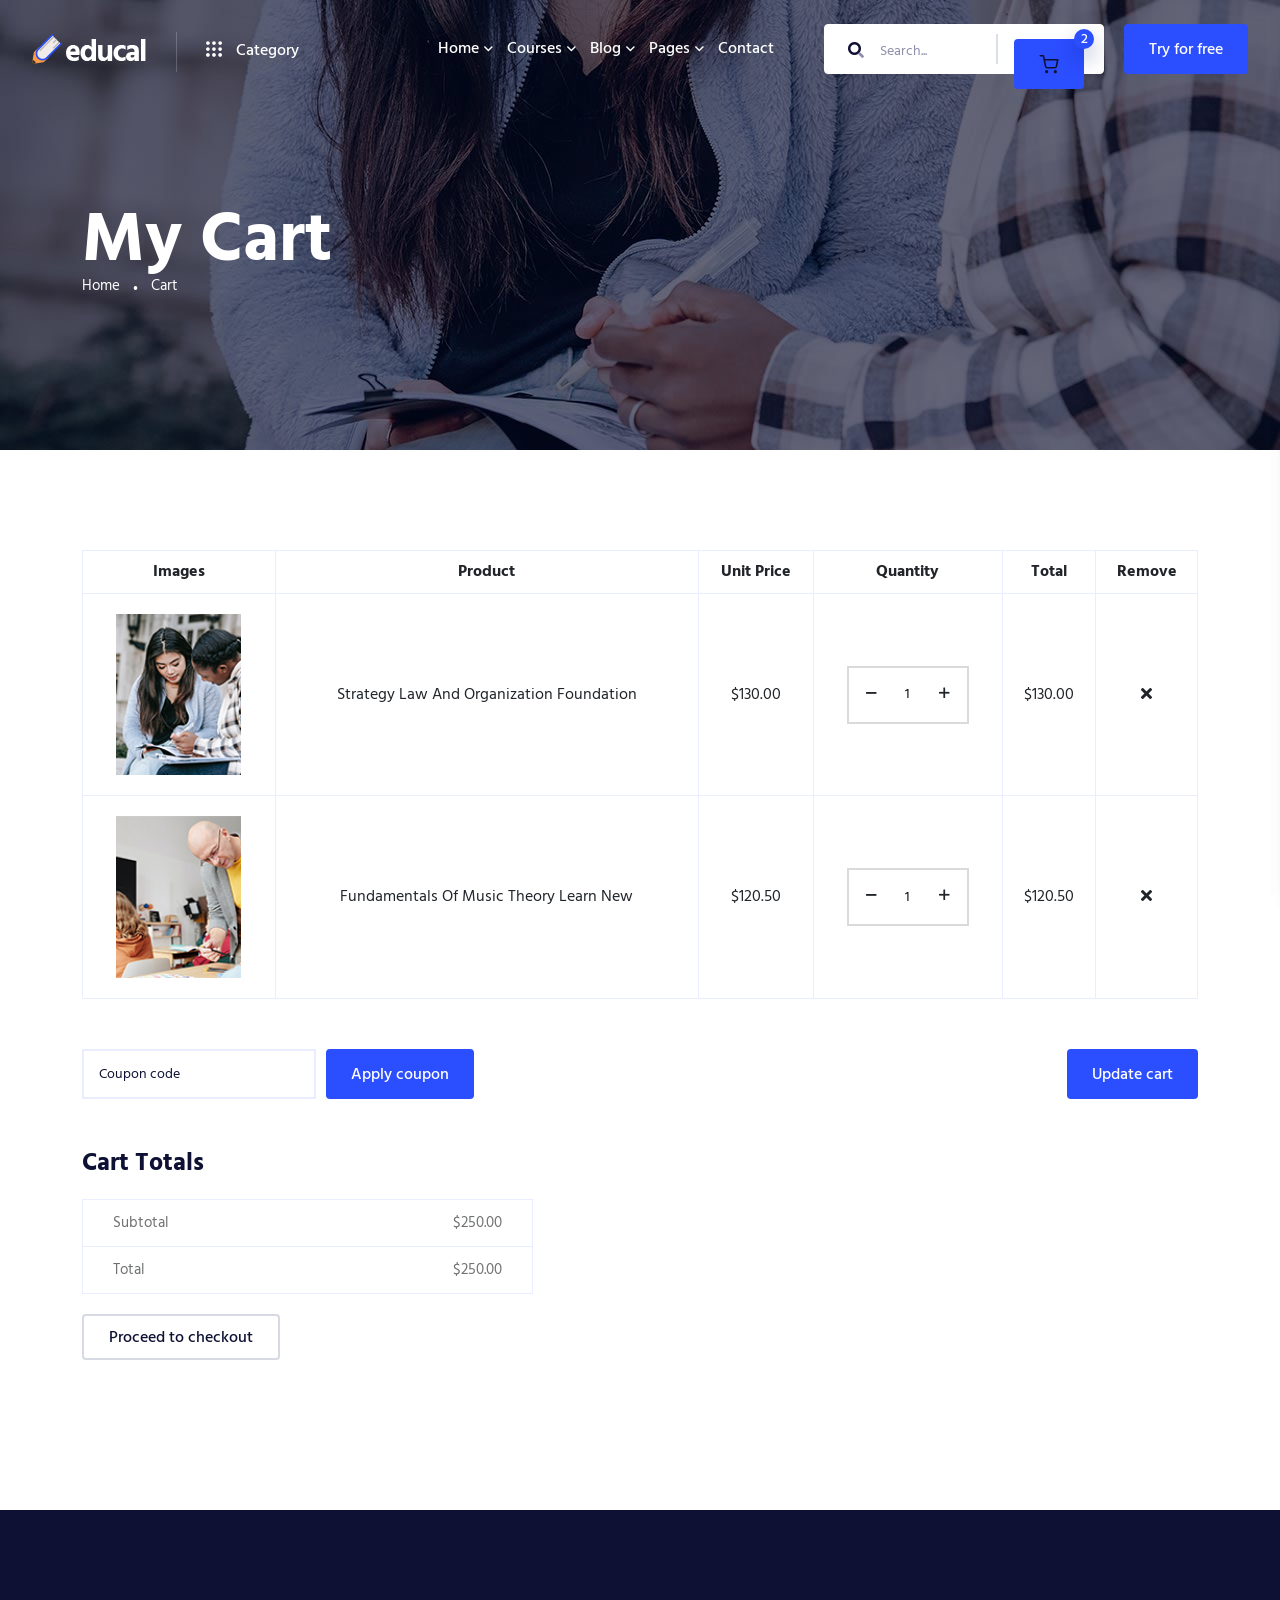
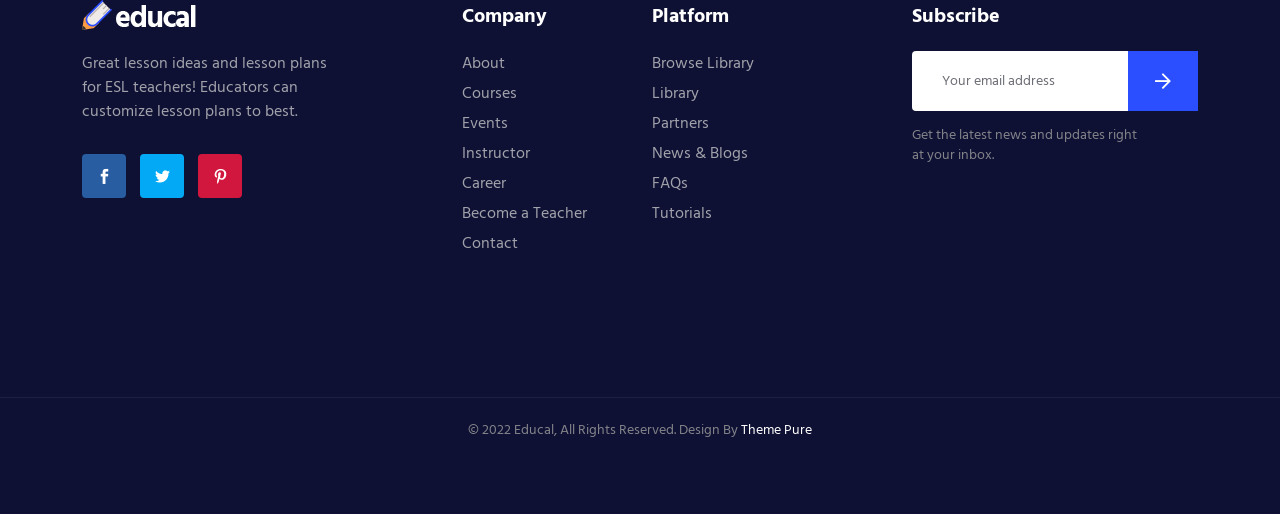
<file: cart.html>
<!doctype html>
<html class="no-js" lang="zxx">
   
<!--  cart  06:37:22 GMT -->
<head>
      <meta charset="utf-8">
      <meta http-equiv="x-ua-compatible" content="ie=edge">
      <title>Educal – Online Learning and Education HTML5 Template </title>
      <meta name="description" content="">
      <meta name="viewport" content="width=device-width, initial-scale=1">
      <!-- Place favicon.ico in the root directory -->
      <link rel="shortcut icon" type="image/x-icon" href="assets/img/favicon.png">
      <!-- CSS here -->
      <link rel="stylesheet" href="assets/css/preloader.css">
      <link rel="stylesheet" href="assets/css/bootstrap.min.css">
      <link rel="stylesheet" href="assets/css/meanmenu.css">
      <link rel="stylesheet" href="assets/css/animate.min.css">
      <link rel="stylesheet" href="assets/css/owl.carousel.min.css">
      <link rel="stylesheet" href="assets/css/swiper-bundle.css">
      <link rel="stylesheet" href="assets/css/backToTop.css">
      <link rel="stylesheet" href="assets/css/jquery.fancybox.min.css">
      <link rel="stylesheet" href="assets/css/fontAwesome5Pro.css">
      <link rel="stylesheet" href="assets/css/elegantFont.css">
      <link rel="stylesheet" href="assets/css/default.css">
      <link rel="stylesheet" href="assets/css/style.css">
   </head>
   <body>
      <!--[if lte IE 9]>
      <p class="browserupgrade">You are using an <strong>outdated</strong> browser. Please <a href="https://browsehappy.com/">upgrade your browser</a> to improve your experience and security.</p>
      <![endif]-->
      
      <!-- Add your site or application content here -->  

      <!-- pre loader area start -->
      <div id="loading">
         <div id="loading-center">
            <div id="loading-center-absolute">
               <div class="loading-content">
                  <img class="loading-logo-text" src="assets/img/logo/logo-text-2.png" alt="">
                  <div class="loading-stroke">
                     <img class="loading-logo-icon" src="assets/img/logo/logo-icon.png" alt="">
                  </div>
               </div>
            </div>
         </div>  
      </div>
      <!-- pre loader area end -->

      <!-- back to top start -->
      <div class="progress-wrap">
         <svg class="progress-circle svg-content" width="100%" height="100%" viewBox="-1 -1 102 102">
            <path d="M50,1 a49,49 0 0,1 0,98 a49,49 0 0,1 0,-98" />
         </svg>
      </div>
      <!-- back to top end -->

      <!-- header area start -->
      <header>
         <div id="header-sticky" class="header__area header__transparent header__padding header__white">
            <div class="container-fluid">
               <div class="row align-items-center">
                  <div class="col-xxl-3 col-xl-3 col-lg-4 col-md-2 col-sm-4 col-6">
                     <div class="header__left d-flex">
                        <div class="logo">
                           <a href="index.html">
                              <img class="logo-white" src="assets/img/logo/logo-2.png" alt="logo">
                              <img class="logo-black" src="assets/img/logo/logo.png" alt="logo">
                           </a>
                        </div>
                        <div class="header__category d-none d-lg-block">
                           <nav>
                              <ul>
                                 <li>
                                    <a href="course-grid.html" class="cat-menu d-flex align-items-center">
                                       <div class="cat-dot-icon d-inline-block">
                                          <svg viewBox="0 0 276.2 276.2">
                                             <g>
                                                <g>
                                                   <path class="cat-dot" d="M33.1,2.5C15.3,2.5,0.9,17,0.9,34.8s14.5,32.3,32.3,32.3s32.3-14.5,32.3-32.3S51,2.5,33.1,2.5z"/>
                                                   <path class="cat-dot" d="M137.7,2.5c-17.8,0-32.3,14.5-32.3,32.3s14.5,32.3,32.3,32.3c17.8,0,32.3-14.5,32.3-32.3S155.5,2.5,137.7,2.5    z"/>
                                                   <path class="cat-dot" d="M243.9,67.1c17.8,0,32.3-14.5,32.3-32.3S261.7,2.5,243.9,2.5S211.6,17,211.6,34.8S226.1,67.1,243.9,67.1z"/>
                                                   <path class="cat-dot" d="M32.3,170.5c17.8,0,32.3-14.5,32.3-32.3c0-17.8-14.5-32.3-32.3-32.3S0,120.4,0,138.2S14.5,170.5,32.3,170.5z"/>
                                                   <path class="cat-dot" d="M136.8,170.5c17.8,0,32.3-14.5,32.3-32.3c0-17.8-14.5-32.3-32.3-32.3c-17.8,0-32.3,14.5-32.3,32.3    C104.5,156.1,119,170.5,136.8,170.5z"/>
                                                   <path class="cat-dot" d="M243,170.5c17.8,0,32.3-14.5,32.3-32.3c0-17.8-14.5-32.3-32.3-32.3s-32.3,14.5-32.3,32.3    C210.7,156.1,225.2,170.5,243,170.5z"/>
                                                   <path class="cat-dot" d="M33,209.1c-17.8,0-32.3,14.5-32.3,32.3c0,17.8,14.5,32.3,32.3,32.3s32.3-14.5,32.3-32.3S50.8,209.1,33,209.1z    "/>
                                                   <path class="cat-dot" d="M137.6,209.1c-17.8,0-32.3,14.5-32.3,32.3c0,17.8,14.5,32.3,32.3,32.3c17.8,0,32.3-14.5,32.3-32.3    S155.4,209.1,137.6,209.1z"/>
                                                   <path class="cat-dot" d="M243.8,209.1c-17.8,0-32.3,14.5-32.3,32.3c0,17.8,14.5,32.3,32.3,32.3c17.8,0,32.3-14.5,32.3-32.3    S261.6,209.1,243.8,209.1z"/>
                                                </g>
                                             </g>
                                          </svg>
                                       </div>
                                       <span>Category</span>
                                    </a>
                                    <ul class="cat-submenu">
                                       <li><a href="course-details.html">English Learning</a></li>
                                       <li><a href="course-details.html">Web Development</a></li>
                                       <li><a href="course-details.html">Logo Design</a></li>
                                       <li><a href="course-details.html">Motion Graphics</a></li>
                                       <li><a href="course-details.html">Video Edition</a></li>
                                    </ul>
                                 </li>
                              </ul>
                           </nav>
                        </div>
                     </div>
                  </div>
                  <div class="col-xxl-9 col-xl-9 col-lg-8 col-md-10 col-sm-8 col-6">
                     <div class="header__right d-flex justify-content-end align-items-center">
                        <div class="main-menu main-menu-3">
                           <nav id="mobile-menu">
                              <ul>
                                 <li class="has-dropdown">
                                    <a href="index.html">Home</a>
                                    <ul class="submenu">
                                       <li><a href="index.html">Home Style 1</a></li>
                                       <li><a href="index-2.html">Home Style 2</a></li>
                                       <li><a href="index-3.html">Home Style 3</a></li>
                                    </ul>
                                 </li>
                                 <li class="has-dropdown">
                                    <a href="course-grid.html">Courses</a>
                                    <ul class="submenu">
                                       <li><a href="course-grid.html">Courses</a></li>
                                       <li><a href="course-list.html">Course List</a></li>
                                       <li><a href="course-sidebar.html">Course sidebar</a></li>
                                       <li><a href="course-details.html">Course Details</a></li>
                                    </ul>
                                 </li>
                                 <li class="has-dropdown">
                                    <a href="blog.html">Blog</a>
                                    <ul class="submenu">
                                       <li><a href="blog.html">Blog</a></li>
                                       <li><a href="blog-details.html">Blog Details</a></li>
                                    </ul>
                                 </li>
                                 <li class="has-dropdown">
                                    <a href="course-grid.html">Pages</a>
                                    <ul class="submenu">
                                       <li><a href="about.html">About</a></li>
                                       <li><a href="instructor.html">Instructor</a></li>
                                       <li><a href="instructor-details.html">Instructor Details</a></li>
                                       <li><a href="event-details.html">Event Details</a></li>
                                       <li><a href="cart.html">My Cart</a></li>
                                       <li><a href="wishlist.html">My Wishlist</a></li>
                                       <li><a href="checkout.html">checkout</a></li>
                                       <li><a href="sign-in.html">Sign In</a></li>
                                       <li><a href="sign-up.html">Sign Up</a></li>
                                       <li><a href="error.html">Error</a></li>
                                    </ul>
                                 </li>
                                 <li><a href="contact.html">Contact</a></li>
                              </ul>
                           </nav>
                        </div>
                        <div class="header__search p-relative ml-50 d-none d-md-block">
                           <form action="#">
                              <input type="text" placeholder="Search...">
                              <button type="submit"><i class="fad fa-search"></i></button>
                           </form>
                           <div class="header__cart">
                              <a href="javascript:void(0);" class="cart-toggle-btn">
                                 <div class="header__cart-icon">
                                    <svg viewBox="0 0 24 24">
                                       <circle class="st0" cx="9" cy="21" r="1"/>
                                       <circle class="st0" cx="20" cy="21" r="1"/>
                                       <path class="st0" d="M1,1h4l2.7,13.4c0.2,1,1,1.6,2,1.6h9.7c1,0,1.8-0.7,2-1.6L23,6H6"/>
                                    </svg>
                                 </div>
                                 <span class="cart-item">2</span>
                              </a>
                           </div>
                        </div>
                        <div class="header__btn ml-20 d-none d-sm-block">
                           <a href="contact.html" class="e-btn">Try for free</a>
                        </div>
                        <div class="sidebar__menu d-xl-none">
                           <div class="sidebar-toggle-btn ml-30" id="sidebar-toggle">
                               <span class="line"></span>
                               <span class="line"></span>
                               <span class="line"></span>
                           </div>
                       </div>
                     </div>
                  </div>
               </div>
            </div>
         </div>
      </header>
      <!-- header area end -->

      <!-- cart mini area start -->
      <div class="cartmini__area">
         <div class="cartmini__wrapper">
            <div class="cartmini__title">
               <h4>Shopping cart</h4>
            </div>
            <div class="cartmini__close">
               <button type="button" class="cartmini__close-btn"><i class="fal fa-times"></i></button>
            </div>
            <div class="cartmini__widget">
               <div class="cartmini__inner">
                  <ul>
                     <li>
                        <div class="cartmini__thumb">
                           <a href="#">
                              <img src="assets/img/course/sm/cart-1.jpg" alt="">
                           </a>
                        </div>
                        <div class="cartmini__content">
                           <h5><a href="#">Strategy law and organization Foundation </a></h5>
                           <div class="product-quantity mt-10 mb-10">
                              <span class="cart-minus">-</span>
                              <input class="cart-input" type="text" value="1"/>
                              <span class="cart-plus">+</span>
                           </div>
                           <div class="product__sm-price-wrapper">
                              <span class="product__sm-price">$46.00</span>
                           </div>
                        </div>
                        <a href="#" class="cartmini__del"><i class="fal fa-times"></i></a>
                     </li>
                     <li>
                        <div class="cartmini__thumb">
                           <a href="#">
                              <img src="assets/img/course/sm/cart-2.jpg" alt="">
                           </a>
                        </div>
                        <div class="cartmini__content">
                           <h5><a href="#">Fundamentals of music theory Learn new</a></h5>
                           <div class="product-quantity mt-10 mb-10">
                              <span class="cart-minus">-</span>
                              <input class="cart-input" type="text" value="1"/>
                              <span class="cart-plus">+</span>
                           </div>
                           <div class="product__sm-price-wrapper">
                              <span class="product__sm-price">$32.00</span>
                           </div>
                        </div>
                        <a href="#" class="cartmini__del"><i class="fal fa-times"></i></a>
                     </li>
                     <li>
                        <div class="cartmini__thumb">
                           <a href="#">
                              <img src="assets/img/course/sm/cart-3.jpg" alt="">
                           </a>
                        </div>
                        <div class="cartmini__content">
                           <h5><a href="#">Strategy law and organization Foundation </a></h5>
                           <div class="product-quantity mt-10 mb-10">
                              <span class="cart-minus">-</span>
                              <input class="cart-input" type="text" value="1"/>
                              <span class="cart-plus">+</span>
                           </div>
                           <div class="product__sm-price-wrapper">
                              <span class="product__sm-price">$62.00</span>
                           </div>
                        </div>
                        <a href="#" class="cartmini__del"><i class="fal fa-times"></i></a>
                     </li>
                  </ul>
               </div>
               <div class="cartmini__checkout">
                  <div class="cartmini__checkout-title mb-30">
                     <h4>Subtotal:</h4>
                     <span>$113.00</span>
                  </div>
                  <div class="cartmini__checkout-btn">
                     <a href="cart.html" class="e-btn e-btn-border mb-10 w-100"> <span></span> view cart</a>
                     <a href="checkout.html" class="e-btn w-100"> <span></span> checkout</a>
                  </div>
               </div>
            </div>
         </div>
      </div>
      <div class="body-overlay"></div>
      <!-- cart mini area end -->


      <!-- sidebar area start -->
      <div class="sidebar__area">
         <div class="sidebar__wrapper">
            <div class="sidebar__close">
               <button class="sidebar__close-btn" id="sidebar__close-btn">
               <span><i class="fal fa-times"></i></span>
               <span>close</span>
               </button>
            </div>
            <div class="sidebar__content">
               <div class="logo mb-40">
                  <a href="index.html">
                  <img src="assets/img/logo/logo.png" alt="logo">
                  </a>
               </div>
               <div class="mobile-menu fix"></div>

               <div class="sidebar__search p-relative mt-40 ">
                  <form action="#">
                     <input type="text" placeholder="Search...">
                     <button type="submit"><i class="fad fa-search"></i></button>
                  </form>
               </div>
               <div class="sidebar__cart mt-30">
                  <a href="#">
                     <div class="header__cart-icon">
                        <svg viewBox="0 0 24 24">
                           <circle class="st0" cx="9" cy="21" r="1"/>
                           <circle class="st0" cx="20" cy="21" r="1"/>
                           <path class="st0" d="M1,1h4l2.7,13.4c0.2,1,1,1.6,2,1.6h9.7c1,0,1.8-0.7,2-1.6L23,6H6"/>
                        </svg>
                     </div>
                     <span class="cart-item">2</span>
                  </a>
               </div>
            </div>
         </div>
      </div>
      <!-- sidebar area end -->      
      <div class="body-overlay"></div>
      <!-- sidebar area end -->

      <main>

         <!-- page title area start -->
         <section class="page__title-area page__title-height page__title-overlay d-flex align-items-center" data-background="assets/img/page-title/page-title-2.jpg">
            <div class="container">
               <div class="row">
                  <div class="col-xxl-12">
                     <div class="page__title-wrapper mt-110">
                        <h3 class="page__title">My Cart</h3>                         
                        <nav aria-label="breadcrumb">
                           <ol class="breadcrumb">
                              <li class="breadcrumb-item"><a href="index.html">Home</a></li>
                              <li class="breadcrumb-item active" aria-current="page">Cart</li>
                           </ol>
                        </nav>
                     </div>
                  </div>
               </div>
            </div>
         </section>
         <!-- page title area end -->

         <!-- Cart Area Strat-->
         <section class="cart-area pt-100 pb-100">
            <div class="container">
               <div class="row">
                  <div class="col-12">
                     <div class="table-content table-responsive">
                        <table class="table">
                              <thead>
                                 <tr>
                                    <th class="product-thumbnail">Images</th>
                                    <th class="cart-product-name">Product</th>
                                    <th class="product-price">Unit Price</th>
                                    <th class="product-quantity">Quantity</th>
                                    <th class="product-subtotal">Total</th>
                                    <th class="product-remove">Remove</th>
                                 </tr>
                              </thead>
                              <tbody>
                                 <tr>
                                    <td class="product-thumbnail"><a href="course-details.html"><img src="assets/img/course/sm/cart-1.jpg" alt=""></a></td>
                                    <td class="product-name"><a href="course-details.html">Strategy law and organization Foundation </a></td>
                                    <td class="product-price"><span class="amount">$130.00</span></td>
                                    <td class="product-quantity text-center">
                                       <div class="product-quantity mt-10 mb-10">
                                          <div class="product-quantity-form">
                                             <form action="#">
                                                <button class="cart-minus"><i class="far fa-minus"></i></button>
                                                <input class="cart-input" type="text" value="1"/>
                                                <button class="cart-plus"><i class="far fa-plus"></i></button>
                                             </form>
                                          </div>
                                       </div>
                                    </td>
                                    <td class="product-subtotal"><span class="amount">$130.00</span></td>
                                    <td class="product-remove"><a href="#"><i class="fa fa-times"></i></a></td>
                                 </tr>
                                 <tr>
                                    <td class="product-thumbnail"><a href="course-details.html"><img src="assets/img/course/sm/cart-2.jpg"  alt=""></a></td>
                                    <td class="product-name"><a href="course-details.html">Fundamentals of music theory Learn new</a></td>
                                    <td class="product-price"><span class="amount">$120.50</span></td>
                                    <td class="product-quantity text-center">
                                       <div class="product-quantity mt-10 mb-10">
                                          <div class="product-quantity-form">
                                             <form action="#">
                                                <button class="cart-minus"><i class="far fa-minus"></i></button>
                                                <input class="cart-input" type="text" value="1"/>
                                                <button class="cart-plus"><i class="far fa-plus"></i></button>
                                             </form>
                                          </div>
                                       </div>
                                    </td>
                                    <td class="product-subtotal"><span class="amount">$120.50</span></td>
                                    <td class="product-remove"><a href="#"><i class="fa fa-times"></i></a></td>
                                 </tr>
                              </tbody>
                        </table>
                     </div>
                     <div class="row">
                        <div class="col-12">
                              <div class="coupon-all">
                                 <div class="coupon d-sm-flex align-items-center">
                                    <input id="coupon_code" class="input-text" name="coupon_code" value=""
                                          placeholder="Coupon code" type="text">
                                    <button class="e-btn" name="apply_coupon" type="submit">Apply
                                          coupon</button>
                                 </div>
                                 <div class="coupon2">
                                    <button class="e-btn" name="update_cart" type="submit">Update cart</button>
                                 </div>
                              </div>
                        </div>
                     </div>
                     <div class="row">
                        <div class="col-md-5 ml-auto">
                              <div class="cart-page-total">
                                 <h2>Cart totals</h2>
                                 <ul class="mb-20">
                                    <li>Subtotal <span>$250.00</span></li>
                                    <li>Total <span>$250.00</span></li>
                                 </ul>
                                 <a class="e-btn e-btn-border" href="checkout.html">Proceed to checkout</a>
                              </div>
                        </div>
                     </div>
                  </div>
               </div>
            </div>
         </section>
         <!-- Cart Area End-->


      </main>

         <!-- footer area start -->
         <footer>
            <div class="footer__area footer-bg">
               <div class="footer__top pt-90 pb-40">
                  <div class="container">
                     <div class="row">
                        <div class="col-xxl-3 col-xl-3 col-lg-3 col-md-4 col-sm-6">
                           <div class="footer__widget mb-50">
                              <div class="footer__widget-head mb-22">
                                 <div class="footer__logo">
                                    <a href="index.html">
                                       <img src="assets/img/logo/logo-2.png" alt="">
                                    </a>
                                 </div>
                              </div>
                              <div class="footer__widget-body">
                                 <p>Great lesson ideas and lesson plans for ESL teachers! Educators can customize lesson plans to best.</p>

                                 <div class="footer__social">
                                    <ul>
                                       <li><a href="#"><i class="social_facebook"></i></a></li>
                                       <li><a href="#" class="tw"><i class="social_twitter"></i></a></li>
                                       <li><a href="#" class="pin"><i class="social_pinterest"></i></a></li>
                                    </ul>
                                 </div>
                              </div>
                           </div>
                        </div>
                        <div class="col-xxl-2 offset-xxl-1 col-xl-2 offset-xl-1 col-lg-3 offset-lg-0 col-md-2 offset-md-1 col-sm-5 offset-sm-1">
                           <div class="footer__widget mb-50">
                              <div class="footer__widget-head mb-22">
                                 <h3 class="footer__widget-title">Company</h3>
                              </div>
                              <div class="footer__widget-body">
                                 <div class="footer__link">
                                    <ul>
                                       <li><a href="#">About</a></li>
                                       <li><a href="#">Courses</a></li>
                                       <li><a href="#">Events</a></li>
                                       <li><a href="#">Instructor</a></li>
                                       <li><a href="#">Career</a></li>
                                       <li><a href="#">Become a Teacher</a></li>
                                       <li><a href="#">Contact</a></li>
                                    </ul>
                                 </div>
                              </div>
                           </div>
                        </div>
                        <div class="col-xxl-2 col-xl-2 col-lg-2 offset-lg-0 col-md-3 offset-md-1 col-sm-6">
                           <div class="footer__widget mb-50">
                              <div class="footer__widget-head mb-22">
                                 <h3 class="footer__widget-title">Platform</h3>
                              </div>
                              <div class="footer__widget-body">
                                 <div class="footer__link">
                                    <ul>
                                       <li><a href="#">Browse Library</a></li>
                                       <li><a href="#">Library</a></li>
                                       <li><a href="#">Partners</a></li>
                                       <li><a href="#">News & Blogs</a></li>
                                       <li><a href="#">FAQs</a></li>
                                       <li><a href="#">Tutorials</a></li>
                                    </ul>
                                 </div>
                              </div>
                           </div>
                        </div>
                        <div class="col-xxl-4 col-xl-4 col-lg-4 col-md-5 col-sm-6">
                           <div class="footer__widget footer__pl-70 mb-50">
                              <div class="footer__widget-head mb-22">
                                 <h3 class="footer__widget-title">Subscribe</h3>
                              </div>
                              <div class="footer__widget-body">
                                 <div class="footer__subscribe">
                                    <form action="#">
                                       <div class="footer__subscribe-input mb-15">
                                          <input type="email" placeholder="Your email address">
                                          <button type="submit">
                                             <i class="far fa-arrow-right"></i>
                                             <i class="far fa-arrow-right"></i>
                                          </button>
                                       </div>
                                    </form>
                                    <p>Get the latest news and updates right at your inbox.</p>
                                 </div>
                              </div>
                           </div>
                        </div>
                     </div>
                  </div>
               </div>
               <div class="footer__bottom">
                  <div class="container">
                     <div class="row">
                        <div class="col-xxl-12">
                           <div class="footer__copyright text-center">
                              <p>© 2022 Educal, All Rights Reserved. Design By <a href="index.html">Theme Pure</a></p>
                           </div>
                        </div>
                     </div>
                  </div>
               </div>
            </div>
         </footer>
         <!-- footer area end -->
      <!-- JS here -->
      <script src="assets/js/vendor/jquery-3.5.1.min.js"></script>
      <script src="assets/js/vendor/waypoints.min.js"></script>
      <script src="assets/js/bootstrap.bundle.min.js"></script>
      <script src="assets/js/jquery.meanmenu.js"></script>
      <script src="assets/js/swiper-bundle.min.js"></script>
      <script src="assets/js/owl.carousel.min.js"></script>
      <script src="assets/js/jquery.fancybox.min.js"></script>
      <script src="assets/js/isotope.pkgd.min.js"></script>
      <script src="assets/js/parallax.min.js"></script>
      <script src="assets/js/backToTop.js"></script>
      <script src="assets/js/purecounter.js"></script>
      <script src="assets/js/ajax-form.js"></script>
      <script src="assets/js/wow.min.js"></script>
      <script src="assets/js/imagesloaded.pkgd.min.js"></script>
      <script src="assets/js/main.js"></script>
   </body>

<!--  cart  06:37:22 GMT -->
</html>
</file>
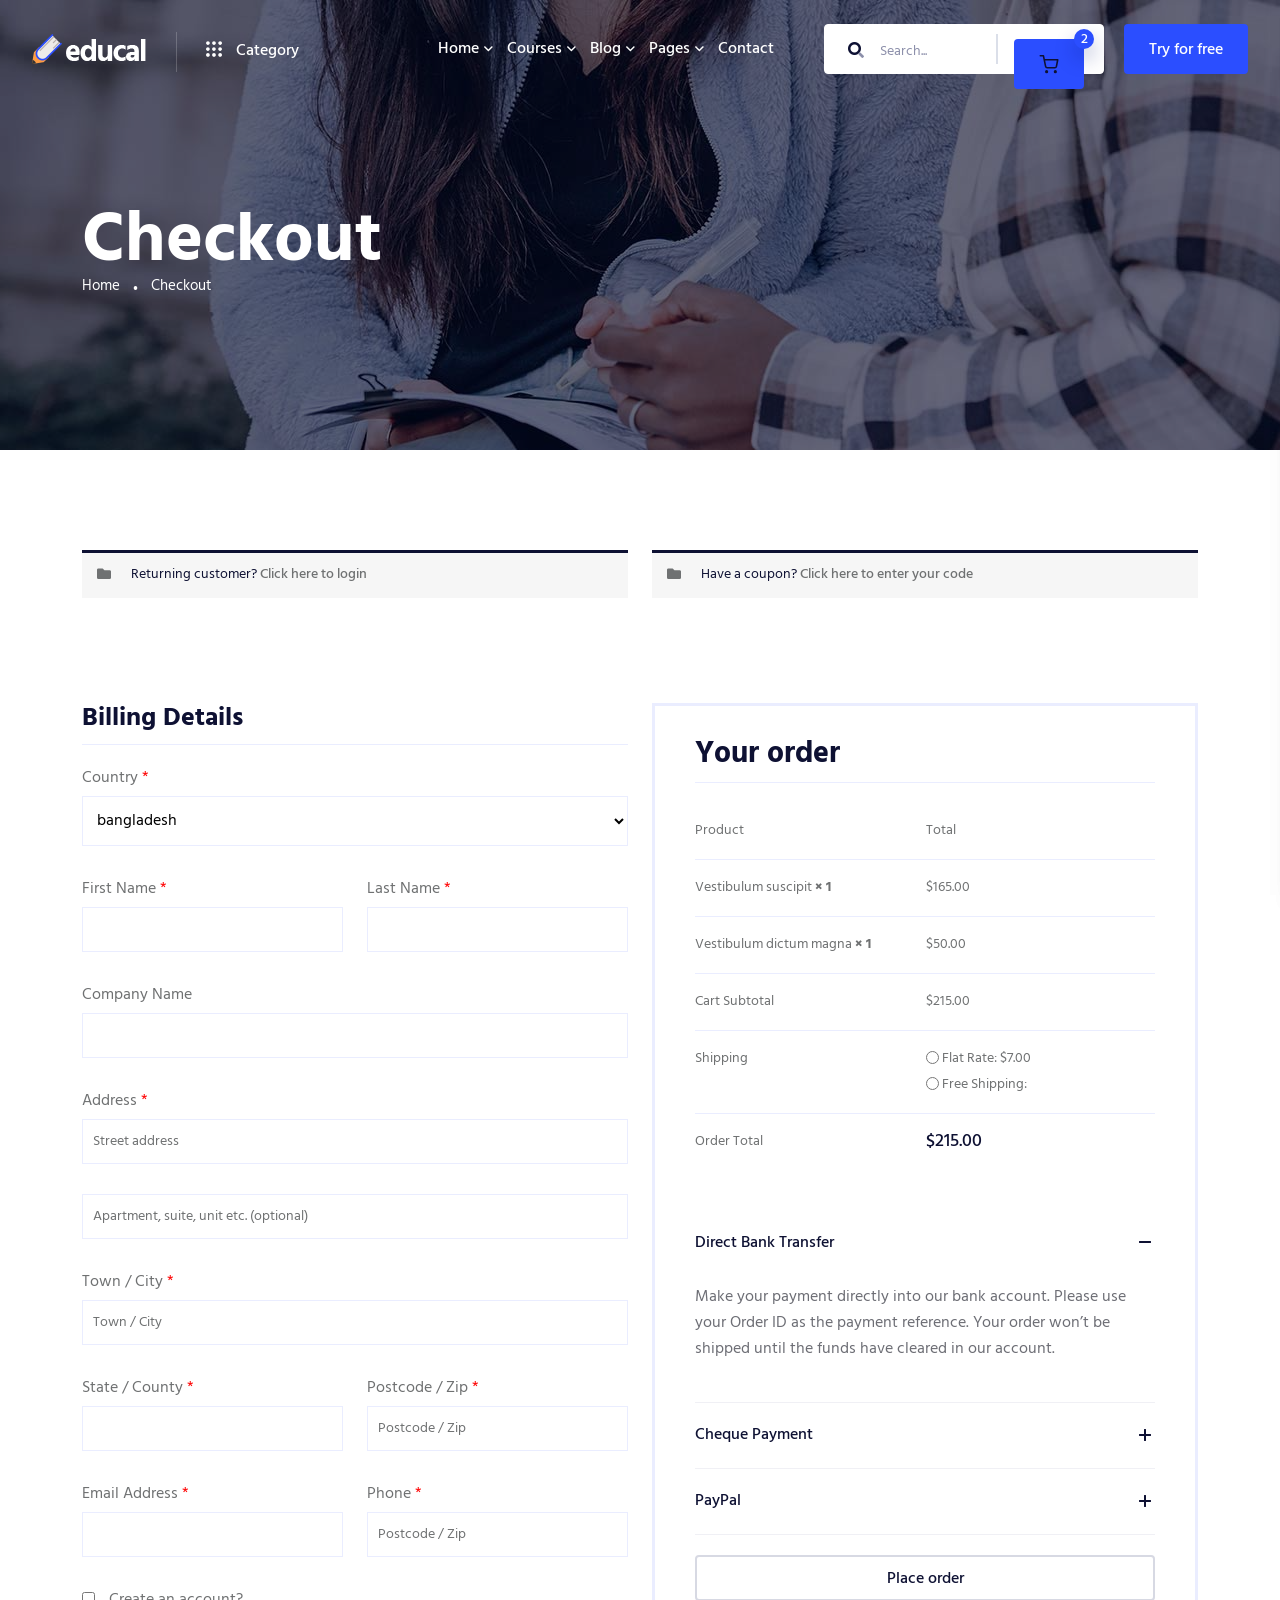
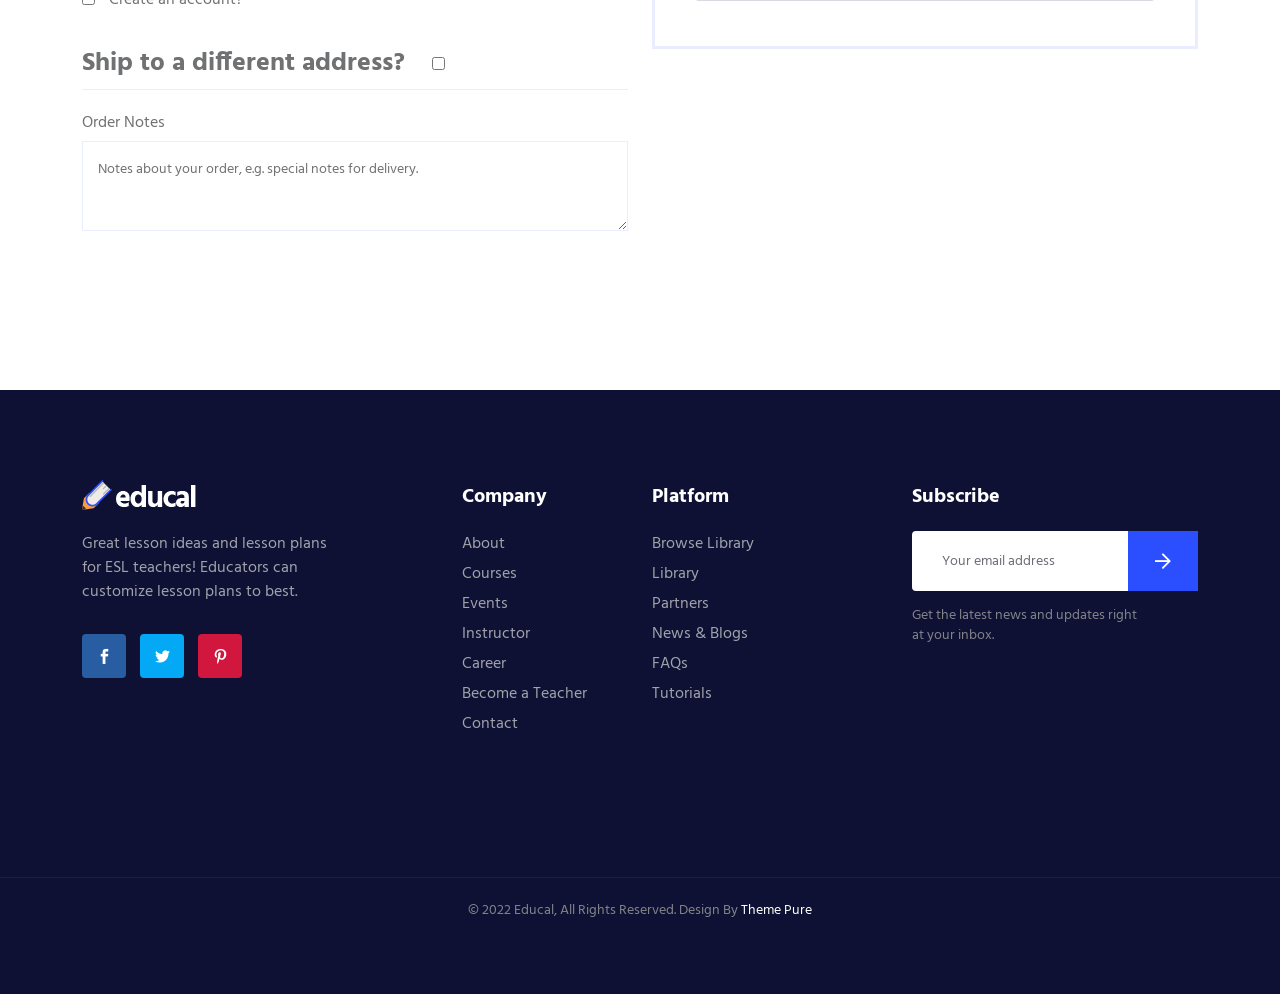
<file: checkout.html>
<!doctype html>
<html class="no-js" lang="zxx">
   
<!--  checkout  06:37:22 GMT -->
<head>
      <meta charset="utf-8">
      <meta http-equiv="x-ua-compatible" content="ie=edge">
      <title>Educal – Online Learning and Education HTML5 Template </title>
      <meta name="description" content="">
      <meta name="viewport" content="width=device-width, initial-scale=1">
      <!-- Place favicon.ico in the root directory -->
      <link rel="shortcut icon" type="image/x-icon" href="assets/img/favicon.png">
      <!-- CSS here -->
      <link rel="stylesheet" href="assets/css/preloader.css">
      <link rel="stylesheet" href="assets/css/bootstrap.min.css">
      <link rel="stylesheet" href="assets/css/meanmenu.css">
      <link rel="stylesheet" href="assets/css/animate.min.css">
      <link rel="stylesheet" href="assets/css/owl.carousel.min.css">
      <link rel="stylesheet" href="assets/css/swiper-bundle.css">
      <link rel="stylesheet" href="assets/css/backToTop.css">
      <link rel="stylesheet" href="assets/css/jquery.fancybox.min.css">
      <link rel="stylesheet" href="assets/css/fontAwesome5Pro.css">
      <link rel="stylesheet" href="assets/css/elegantFont.css">
      <link rel="stylesheet" href="assets/css/default.css">
      <link rel="stylesheet" href="assets/css/style.css">
   </head>
   <body>
      <!--[if lte IE 9]>
      <p class="browserupgrade">You are using an <strong>outdated</strong> browser. Please <a href="https://browsehappy.com/">upgrade your browser</a> to improve your experience and security.</p>
      <![endif]-->
      
      <!-- Add your site or application content here -->  
      
      <!-- pre loader area start -->
      <div id="loading">
         <div id="loading-center">
            <div id="loading-center-absolute">
               <div class="loading-content">
                  <img class="loading-logo-text" src="assets/img/logo/logo-text-2.png" alt="">
                  <div class="loading-stroke">
                     <img class="loading-logo-icon" src="assets/img/logo/logo-icon.png" alt="">
                  </div>
               </div>
            </div>
         </div>  
      </div>
      <!-- pre loader area end -->

      <!-- back to top start -->
      <div class="progress-wrap">
         <svg class="progress-circle svg-content" width="100%" height="100%" viewBox="-1 -1 102 102">
            <path d="M50,1 a49,49 0 0,1 0,98 a49,49 0 0,1 0,-98" />
         </svg>
      </div>
      <!-- back to top end -->

      <!-- header area start -->
      <header>
         <div id="header-sticky" class="header__area header__transparent header__padding header__white">
            <div class="container-fluid">
               <div class="row align-items-center">
                  <div class="col-xxl-3 col-xl-3 col-lg-4 col-md-2 col-sm-4 col-6">
                     <div class="header__left d-flex">
                        <div class="logo">
                           <a href="index.html">
                              <img class="logo-white" src="assets/img/logo/logo-2.png" alt="logo">
                              <img class="logo-black" src="assets/img/logo/logo.png" alt="logo">
                           </a>
                        </div>
                        <div class="header__category d-none d-lg-block">
                           <nav>
                              <ul>
                                 <li>
                                    <a href="course-grid.html" class="cat-menu d-flex align-items-center">
                                       <div class="cat-dot-icon d-inline-block">
                                          <svg viewBox="0 0 276.2 276.2">
                                             <g>
                                                <g>
                                                   <path class="cat-dot" d="M33.1,2.5C15.3,2.5,0.9,17,0.9,34.8s14.5,32.3,32.3,32.3s32.3-14.5,32.3-32.3S51,2.5,33.1,2.5z"/>
                                                   <path class="cat-dot" d="M137.7,2.5c-17.8,0-32.3,14.5-32.3,32.3s14.5,32.3,32.3,32.3c17.8,0,32.3-14.5,32.3-32.3S155.5,2.5,137.7,2.5    z"/>
                                                   <path class="cat-dot" d="M243.9,67.1c17.8,0,32.3-14.5,32.3-32.3S261.7,2.5,243.9,2.5S211.6,17,211.6,34.8S226.1,67.1,243.9,67.1z"/>
                                                   <path class="cat-dot" d="M32.3,170.5c17.8,0,32.3-14.5,32.3-32.3c0-17.8-14.5-32.3-32.3-32.3S0,120.4,0,138.2S14.5,170.5,32.3,170.5z"/>
                                                   <path class="cat-dot" d="M136.8,170.5c17.8,0,32.3-14.5,32.3-32.3c0-17.8-14.5-32.3-32.3-32.3c-17.8,0-32.3,14.5-32.3,32.3    C104.5,156.1,119,170.5,136.8,170.5z"/>
                                                   <path class="cat-dot" d="M243,170.5c17.8,0,32.3-14.5,32.3-32.3c0-17.8-14.5-32.3-32.3-32.3s-32.3,14.5-32.3,32.3    C210.7,156.1,225.2,170.5,243,170.5z"/>
                                                   <path class="cat-dot" d="M33,209.1c-17.8,0-32.3,14.5-32.3,32.3c0,17.8,14.5,32.3,32.3,32.3s32.3-14.5,32.3-32.3S50.8,209.1,33,209.1z    "/>
                                                   <path class="cat-dot" d="M137.6,209.1c-17.8,0-32.3,14.5-32.3,32.3c0,17.8,14.5,32.3,32.3,32.3c17.8,0,32.3-14.5,32.3-32.3    S155.4,209.1,137.6,209.1z"/>
                                                   <path class="cat-dot" d="M243.8,209.1c-17.8,0-32.3,14.5-32.3,32.3c0,17.8,14.5,32.3,32.3,32.3c17.8,0,32.3-14.5,32.3-32.3    S261.6,209.1,243.8,209.1z"/>
                                                </g>
                                             </g>
                                          </svg>
                                       </div>
                                       <span>Category</span>
                                    </a>
                                    <ul class="cat-submenu">
                                       <li><a href="course-details.html">English Learning</a></li>
                                       <li><a href="course-details.html">Web Development</a></li>
                                       <li><a href="course-details.html">Logo Design</a></li>
                                       <li><a href="course-details.html">Motion Graphics</a></li>
                                       <li><a href="course-details.html">Video Edition</a></li>
                                    </ul>
                                 </li>
                              </ul>
                           </nav>
                        </div>
                     </div>
                  </div>
                  <div class="col-xxl-9 col-xl-9 col-lg-8 col-md-10 col-sm-8 col-6">
                     <div class="header__right d-flex justify-content-end align-items-center">
                        <div class="main-menu main-menu-3">
                           <nav id="mobile-menu">
                              <ul>
                                 <li class="has-dropdown">
                                    <a href="index.html">Home</a>
                                    <ul class="submenu">
                                       <li><a href="index.html">Home Style 1</a></li>
                                       <li><a href="index-2.html">Home Style 2</a></li>
                                       <li><a href="index-3.html">Home Style 3</a></li>
                                    </ul>
                                 </li>
                                 <li class="has-dropdown">
                                    <a href="course-grid.html">Courses</a>
                                    <ul class="submenu">
                                       <li><a href="course-grid.html">Courses</a></li>
                                       <li><a href="course-list.html">Course List</a></li>
                                       <li><a href="course-sidebar.html">Course sidebar</a></li>
                                       <li><a href="course-details.html">Course Details</a></li>
                                    </ul>
                                 </li>
                                 <li class="has-dropdown">
                                    <a href="blog.html">Blog</a>
                                    <ul class="submenu">
                                       <li><a href="blog.html">Blog</a></li>
                                       <li><a href="blog-details.html">Blog Details</a></li>
                                    </ul>
                                 </li>
                                 <li class="has-dropdown">
                                    <a href="course-grid.html">Pages</a>
                                    <ul class="submenu">
                                       <li><a href="about.html">About</a></li>
                                       <li><a href="instructor.html">Instructor</a></li>
                                       <li><a href="instructor-details.html">Instructor Details</a></li>
                                       <li><a href="event-details.html">Event Details</a></li>
                                       <li><a href="cart.html">My Cart</a></li>
                                       <li><a href="wishlist.html">My Wishlist</a></li>
                                       <li><a href="checkout.html">checkout</a></li>
                                       <li><a href="sign-in.html">Sign In</a></li>
                                       <li><a href="sign-up.html">Sign Up</a></li>
                                       <li><a href="error.html">Error</a></li>
                                    </ul>
                                 </li>
                                 <li><a href="contact.html">Contact</a></li>
                              </ul>
                           </nav>
                        </div>
                        <div class="header__search p-relative ml-50 d-none d-md-block">
                           <form action="#">
                              <input type="text" placeholder="Search...">
                              <button type="submit"><i class="fad fa-search"></i></button>
                           </form>
                           <div class="header__cart">
                              <a href="javascript:void(0);" class="cart-toggle-btn">
                                 <div class="header__cart-icon">
                                    <svg viewBox="0 0 24 24">
                                       <circle class="st0" cx="9" cy="21" r="1"/>
                                       <circle class="st0" cx="20" cy="21" r="1"/>
                                       <path class="st0" d="M1,1h4l2.7,13.4c0.2,1,1,1.6,2,1.6h9.7c1,0,1.8-0.7,2-1.6L23,6H6"/>
                                    </svg>
                                 </div>
                                 <span class="cart-item">2</span>
                              </a>
                           </div>
                        </div>
                        <div class="header__btn ml-20 d-none d-sm-block">
                           <a href="contact.html" class="e-btn">Try for free</a>
                        </div>
                        <div class="sidebar__menu d-xl-none">
                           <div class="sidebar-toggle-btn ml-30" id="sidebar-toggle">
                               <span class="line"></span>
                               <span class="line"></span>
                               <span class="line"></span>
                           </div>
                       </div>
                     </div>
                  </div>
               </div>
            </div>
         </div>
      </header>
      <!-- header area end -->

      <!-- cart mini area start -->
      <div class="cartmini__area">
         <div class="cartmini__wrapper">
            <div class="cartmini__title">
               <h4>Shopping cart</h4>
            </div>
            <div class="cartmini__close">
               <button type="button" class="cartmini__close-btn"><i class="fal fa-times"></i></button>
            </div>
            <div class="cartmini__widget">
               <div class="cartmini__inner">
                  <ul>
                     <li>
                        <div class="cartmini__thumb">
                           <a href="#">
                              <img src="assets/img/course/sm/cart-1.jpg" alt="">
                           </a>
                        </div>
                        <div class="cartmini__content">
                           <h5><a href="#">Strategy law and organization Foundation </a></h5>
                           <div class="product-quantity mt-10 mb-10">
                              <span class="cart-minus">-</span>
                              <input class="cart-input" type="text" value="1"/>
                              <span class="cart-plus">+</span>
                           </div>
                           <div class="product__sm-price-wrapper">
                              <span class="product__sm-price">$46.00</span>
                           </div>
                        </div>
                        <a href="#" class="cartmini__del"><i class="fal fa-times"></i></a>
                     </li>
                     <li>
                        <div class="cartmini__thumb">
                           <a href="#">
                              <img src="assets/img/course/sm/cart-2.jpg" alt="">
                           </a>
                        </div>
                        <div class="cartmini__content">
                           <h5><a href="#">Fundamentals of music theory Learn new</a></h5>
                           <div class="product-quantity mt-10 mb-10">
                              <span class="cart-minus">-</span>
                              <input class="cart-input" type="text" value="1"/>
                              <span class="cart-plus">+</span>
                           </div>
                           <div class="product__sm-price-wrapper">
                              <span class="product__sm-price">$32.00</span>
                           </div>
                        </div>
                        <a href="#" class="cartmini__del"><i class="fal fa-times"></i></a>
                     </li>
                     <li>
                        <div class="cartmini__thumb">
                           <a href="#">
                              <img src="assets/img/course/sm/cart-3.jpg" alt="">
                           </a>
                        </div>
                        <div class="cartmini__content">
                           <h5><a href="#">Strategy law and organization Foundation </a></h5>
                           <div class="product-quantity mt-10 mb-10">
                              <span class="cart-minus">-</span>
                              <input class="cart-input" type="text" value="1"/>
                              <span class="cart-plus">+</span>
                           </div>
                           <div class="product__sm-price-wrapper">
                              <span class="product__sm-price">$62.00</span>
                           </div>
                        </div>
                        <a href="#" class="cartmini__del"><i class="fal fa-times"></i></a>
                     </li>
                  </ul>
               </div>
               <div class="cartmini__checkout">
                  <div class="cartmini__checkout-title mb-30">
                     <h4>Subtotal:</h4>
                     <span>$113.00</span>
                  </div>
                  <div class="cartmini__checkout-btn">
                     <a href="cart.html" class="e-btn e-btn-border mb-10 w-100"> <span></span> view cart</a>
                     <a href="checkout.html" class="e-btn w-100"> <span></span> checkout</a>
                  </div>
               </div>
            </div>
         </div>
      </div>
      <div class="body-overlay"></div>
      <!-- cart mini area end -->


      <!-- sidebar area start -->
      <div class="sidebar__area">
         <div class="sidebar__wrapper">
            <div class="sidebar__close">
               <button class="sidebar__close-btn" id="sidebar__close-btn">
               <span><i class="fal fa-times"></i></span>
               <span>close</span>
               </button>
            </div>
            <div class="sidebar__content">
               <div class="logo mb-40">
                  <a href="index.html">
                  <img src="assets/img/logo/logo.png" alt="logo">
                  </a>
               </div>
               <div class="mobile-menu fix"></div>

               <div class="sidebar__search p-relative mt-40 ">
                  <form action="#">
                     <input type="text" placeholder="Search...">
                     <button type="submit"><i class="fad fa-search"></i></button>
                  </form>
               </div>
               <div class="sidebar__cart mt-30">
                  <a href="#">
                     <div class="header__cart-icon">
                        <svg viewBox="0 0 24 24">
                           <circle class="st0" cx="9" cy="21" r="1"/>
                           <circle class="st0" cx="20" cy="21" r="1"/>
                           <path class="st0" d="M1,1h4l2.7,13.4c0.2,1,1,1.6,2,1.6h9.7c1,0,1.8-0.7,2-1.6L23,6H6"/>
                        </svg>
                     </div>
                     <span class="cart-item">2</span>
                  </a>
               </div>
            </div>
         </div>
      </div>
      <!-- sidebar area end -->      
      <div class="body-overlay"></div>
      <!-- sidebar area end -->

      <main>

         <!-- page title area start -->
         <section class="page__title-area page__title-height page__title-overlay d-flex align-items-center" data-background="assets/img/page-title/page-title-2.jpg">
            <div class="container">
               <div class="row">
                  <div class="col-xxl-12">
                     <div class="page__title-wrapper mt-110">
                        <h3 class="page__title">Checkout</h3>                         
                        <nav aria-label="breadcrumb">
                           <ol class="breadcrumb">
                              <li class="breadcrumb-item"><a href="index.html">Home</a></li>
                              <li class="breadcrumb-item active" aria-current="page">Checkout</li>
                           </ol>
                        </nav>
                     </div>
                  </div>
               </div>
            </div>
         </section>
         <!-- page title area end -->

         <!-- coupon-area start -->
         <section class="coupon-area pt-100 pb-30">
            <div class="container">
            <div class="row">
               <div class="col-md-6">
                  <div class="coupon-accordion">
                        <!-- ACCORDION START -->
                        <h3>Returning customer? <span id="showlogin">Click here to login</span></h3>
                        <div id="checkout-login" class="coupon-content">
                           <div class="coupon-info">
                              <p class="coupon-text">Quisque gravida turpis sit amet nulla posuere lacinia. Cras sed est
                                    sit amet ipsum luctus.</p>
                              <form action="#">
                                    <p class="form-row-first">
                                       <label>Username or email <span class="required">*</span></label>
                                       <input type="text" />
                                    </p>
                                    <p class="form-row-last">
                                       <label>Password <span class="required">*</span></label>
                                       <input type="text" />
                                    </p>
                                    <p class="form-row">
                                       <button class="e-btn e-btn-border" type="submit">Login</button>
                                       <label>
                                          <input type="checkbox" />
                                          Remember me
                                       </label>
                                    </p>
                                    <p class="lost-password">
                                       <a href="#">Lost your password?</a>
                                    </p>
                              </form>
                           </div>
                        </div>
                        <!-- ACCORDION END -->
                  </div>
               </div>
               <div class="col-md-6">
                  <div class="coupon-accordion">
                        <!-- ACCORDION START -->
                        <h3>Have a coupon? <span id="showcoupon">Click here to enter your code</span></h3>
                        <div id="checkout_coupon" class="coupon-checkout-content">
                           <div class="coupon-info">
                              <form action="#">
                                    <p class="checkout-coupon">
                                       <input type="text" placeholder="Coupon Code" />
                                       <button class="e-btn e-btn-border" type="submit">Apply Coupon</button>
                                    </p>
                              </form>
                           </div>
                        </div>
                        <!-- ACCORDION END -->
                  </div>
               </div>
            </div>
         </div>
         </section>
         <!-- coupon-area end -->

         <!-- checkout-area start -->
         <section class="checkout-area pb-70">
               <div class="container">
                  <form action="#">
                     <div class="row">
                           <div class="col-lg-6">
                              <div class="checkbox-form">
                                 <h3>Billing Details</h3>
                                 <div class="row">
                                       <div class="col-md-12">
                                          <div class="country-select">
                                             <label>Country <span class="required">*</span></label>
                                             <select>
                                                   <option value="volvo">bangladesh</option>
                                                   <option value="saab">Algeria</option>
                                                   <option value="mercedes">Afghanistan</option>
                                                   <option value="audi">Ghana</option>
                                                   <option value="audi2">Albania</option>
                                                   <option value="audi3">Bahrain</option>
                                                   <option value="audi4">Colombia</option>
                                                   <option value="audi5">Dominican Republic</option>
                                             </select>
                                          </div>
                                       </div>
                                       <div class="col-md-6">
                                          <div class="checkout-form-list">
                                             <label>First Name <span class="required">*</span></label>
                                             <input type="text" placeholder="" />
                                          </div>
                                       </div>
                                       <div class="col-md-6">
                                          <div class="checkout-form-list">
                                             <label>Last Name <span class="required">*</span></label>
                                             <input type="text" placeholder="" />
                                          </div>
                                       </div>
                                       <div class="col-md-12">
                                          <div class="checkout-form-list">
                                             <label>Company Name</label>
                                             <input type="text" placeholder="" />
                                          </div>
                                       </div>
                                       <div class="col-md-12">
                                          <div class="checkout-form-list">
                                             <label>Address <span class="required">*</span></label>
                                             <input type="text" placeholder="Street address" />
                                          </div>
                                       </div>
                                       <div class="col-md-12">
                                          <div class="checkout-form-list">
                                             <input type="text" placeholder="Apartment, suite, unit etc. (optional)" />
                                          </div>
                                       </div>
                                       <div class="col-md-12">
                                          <div class="checkout-form-list">
                                             <label>Town / City <span class="required">*</span></label>
                                             <input type="text" placeholder="Town / City" />
                                          </div>
                                       </div>
                                       <div class="col-md-6">
                                          <div class="checkout-form-list">
                                             <label>State / County <span class="required">*</span></label>
                                             <input type="text" placeholder="" />
                                          </div>
                                       </div>
                                       <div class="col-md-6">
                                          <div class="checkout-form-list">
                                             <label>Postcode / Zip <span class="required">*</span></label>
                                             <input type="text" placeholder="Postcode / Zip" />
                                          </div>
                                       </div>
                                       <div class="col-md-6">
                                          <div class="checkout-form-list">
                                             <label>Email Address <span class="required">*</span></label>
                                             <input type="email" placeholder="" />
                                          </div>
                                       </div>
                                       <div class="col-md-6">
                                          <div class="checkout-form-list">
                                             <label>Phone <span class="required">*</span></label>
                                             <input type="text" placeholder="Postcode / Zip" />
                                          </div>
                                       </div>
                                       <div class="col-md-12">
                                          <div class="checkout-form-list create-acc">
                                             <input id="cbox" type="checkbox" />
                                             <label>Create an account?</label>
                                          </div>
                                          <div id="cbox_info" class="checkout-form-list create-account">
                                             <p>Create an account by entering the information below. If you are a returning
                                                   customer please login at the top of the page.</p>
                                             <label>Account password <span class="required">*</span></label>
                                             <input type="password" placeholder="password" />
                                          </div>
                                       </div>
                                 </div>
                                 <div class="different-address">
                                       <div class="ship-different-title">
                                          <h3>
                                             <label>Ship to a different address?</label>
                                             <input id="ship-box" type="checkbox" />
                                          </h3>
                                       </div>
                                       <div id="ship-box-info">
                                          <div class="row">
                                             <div class="col-md-12">
                                                   <div class="country-select">
                                                      <label>Country <span class="required">*</span></label>
                                                      <select>
                                                         <option value="volvo">bangladesh</option>
                                                         <option value="saab">Algeria</option>
                                                         <option value="mercedes">Afghanistan</option>
                                                         <option value="audi">Ghana</option>
                                                         <option value="audi2">Albania</option>
                                                         <option value="audi3">Bahrain</option>
                                                         <option value="audi4">Colombia</option>
                                                         <option value="audi5">Dominican Republic</option>
                                                      </select>
                                                   </div>
                                             </div>
                                             <div class="col-md-6">
                                                   <div class="checkout-form-list">
                                                      <label>First Name <span class="required">*</span></label>
                                                      <input type="text" placeholder="" />
                                                   </div>
                                             </div>
                                             <div class="col-md-6">
                                                   <div class="checkout-form-list">
                                                      <label>Last Name <span class="required">*</span></label>
                                                      <input type="text" placeholder="" />
                                                   </div>
                                             </div>
                                             <div class="col-md-12">
                                                   <div class="checkout-form-list">
                                                      <label>Company Name</label>
                                                      <input type="text" placeholder="" />
                                                   </div>
                                             </div>
                                             <div class="col-md-12">
                                                   <div class="checkout-form-list">
                                                      <label>Address <span class="required">*</span></label>
                                                      <input type="text" placeholder="Street address" />
                                                   </div>
                                             </div>
                                             <div class="col-md-12">
                                                   <div class="checkout-form-list">
                                                      <input type="text" placeholder="Apartment, suite, unit etc. (optional)" />
                                                   </div>
                                             </div>
                                             <div class="col-md-12">
                                                   <div class="checkout-form-list">
                                                      <label>Town / City <span class="required">*</span></label>
                                                      <input type="text" placeholder="Town / City" />
                                                   </div>
                                             </div>
                                             <div class="col-md-6">
                                                   <div class="checkout-form-list">
                                                      <label>State / County <span class="required">*</span></label>
                                                      <input type="text" placeholder="" />
                                                   </div>
                                             </div>
                                             <div class="col-md-6">
                                                   <div class="checkout-form-list">
                                                      <label>Postcode / Zip <span class="required">*</span></label>
                                                      <input type="text" placeholder="Postcode / Zip" />
                                                   </div>
                                             </div>
                                             <div class="col-md-6">
                                                   <div class="checkout-form-list">
                                                      <label>Email Address <span class="required">*</span></label>
                                                      <input type="email" placeholder="" />
                                                   </div>
                                             </div>
                                             <div class="col-md-6">
                                                   <div class="checkout-form-list">
                                                      <label>Phone <span class="required">*</span></label>
                                                      <input type="text" placeholder="Postcode / Zip" />
                                                   </div>
                                             </div>
                                          </div>
                                       </div>
                                       <div class="order-notes">
                                          <div class="checkout-form-list">
                                             <label>Order Notes</label>
                                             <textarea id="checkout-mess" cols="30" rows="10"
                                                   placeholder="Notes about your order, e.g. special notes for delivery."></textarea>
                                          </div>
                                       </div>
                                 </div>
                              </div>
                           </div>
                           <div class="col-lg-6">
                              <div class="your-order mb-30 ">
                                 <h3>Your order</h3>
                                 <div class="your-order-table table-responsive">
                                       <table>
                                          <thead>
                                             <tr>
                                                   <th class="product-name">Product</th>
                                                   <th class="product-total">Total</th>
                                             </tr>
                                          </thead>
                                          <tbody>
                                             <tr class="cart_item">
                                                   <td class="product-name">
                                                      Vestibulum suscipit <strong class="product-quantity"> × 1</strong>
                                                   </td>
                                                   <td class="product-total">
                                                      <span class="amount">$165.00</span>
                                                   </td>
                                             </tr>
                                             <tr class="cart_item">
                                                   <td class="product-name">
                                                      Vestibulum dictum magna <strong class="product-quantity"> × 1</strong>
                                                   </td>
                                                   <td class="product-total">
                                                      <span class="amount">$50.00</span>
                                                   </td>
                                             </tr>
                                          </tbody>
                                          <tfoot>
                                             <tr class="cart-subtotal">
                                                   <th>Cart Subtotal</th>
                                                   <td><span class="amount">$215.00</span></td>
                                             </tr>
                                             <tr class="shipping">
                                                   <th>Shipping</th>
                                                   <td>
                                                      <ul>
                                                         <li>
                                                               <input type="radio" />
                                                               <label>
                                                                  Flat Rate: <span class="amount">$7.00</span>
                                                               </label>
                                                         </li>
                                                         <li>
                                                               <input type="radio" />
                                                               <label>Free Shipping:</label>
                                                         </li>
                                                         <li></li>
                                                      </ul>
                                                   </td>
                                             </tr>
                                             <tr class="order-total">
                                                   <th>Order Total</th>
                                                   <td><strong><span class="amount">$215.00</span></strong>
                                                   </td>
                                             </tr>
                                          </tfoot>
                                       </table>
                                 </div>

                                 <div class="payment-method">
                                    <div class="accordion" id="checkoutAccordion">
                                       <div class="accordion-item">
                                          <h2 class="accordion-header" id="checkoutOne">
                                             <button class="accordion-button" type="button" data-bs-toggle="collapse" data-bs-target="#bankOne" aria-expanded="true" aria-controls="bankOne">
                                             Direct Bank Transfer
                                             </button>
                                          </h2>
                                          <div id="bankOne" class="accordion-collapse collapse show" aria-labelledby="checkoutOne" data-bs-parent="#checkoutAccordion">
                                             <div class="accordion-body">
                                             Make your payment directly into our bank account. Please use your Order ID as the payment reference. Your order won’t be shipped until the funds have cleared in our account.
                                             </div>
                                          </div>
                                       </div>
                                       <div class="accordion-item">
                                          <h2 class="accordion-header" id="paymentTwo">
                                             <button class="accordion-button collapsed" type="button" data-bs-toggle="collapse" data-bs-target="#payment" aria-expanded="false" aria-controls="payment">
                                             Cheque Payment
                                             </button>
                                          </h2>
                                          <div id="payment" class="accordion-collapse collapse" aria-labelledby="paymentTwo" data-bs-parent="#checkoutAccordion">
                                             <div class="accordion-body">
                                             Please send your cheque to Store Name, Store Street, Store Town, Store
                                             State / County, Store
                                             Postcode.
                                             </div>
                                          </div>
                                       </div>
                                       <div class="accordion-item">
                                          <h2 class="accordion-header" id="paypalThree">
                                             <button class="accordion-button collapsed" type="button" data-bs-toggle="collapse" data-bs-target="#paypal" aria-expanded="false" aria-controls="paypal">
                                             PayPal
                                             </button>
                                          </h2>
                                          <div id="paypal" class="accordion-collapse collapse" aria-labelledby="paypalThree" data-bs-parent="#checkoutAccordion">
                                             <div class="accordion-body">
                                             Pay via PayPal; you can pay with your credit card if you don’t have a
                                             PayPal account.
                                             </div>
                                          </div>
                                       </div>
                                       </div>
                                       <div class="order-button-payment mt-20">
                                          <button type="submit" class="e-btn e-btn-border">Place order</button>
                                       </div>
                                 </div>
                              </div>
                           </div>
                     </div>
                  </form>
               </div>
         </section>
         <!-- checkout-area end -->


      </main>

         <!-- footer area start -->
         <footer>
            <div class="footer__area footer-bg">
               <div class="footer__top pt-90 pb-40">
                  <div class="container">
                     <div class="row">
                        <div class="col-xxl-3 col-xl-3 col-lg-3 col-md-4 col-sm-6">
                           <div class="footer__widget mb-50">
                              <div class="footer__widget-head mb-22">
                                 <div class="footer__logo">
                                    <a href="index.html">
                                       <img src="assets/img/logo/logo-2.png" alt="">
                                    </a>
                                 </div>
                              </div>
                              <div class="footer__widget-body">
                                 <p>Great lesson ideas and lesson plans for ESL teachers! Educators can customize lesson plans to best.</p>

                                 <div class="footer__social">
                                    <ul>
                                       <li><a href="#"><i class="social_facebook"></i></a></li>
                                       <li><a href="#" class="tw"><i class="social_twitter"></i></a></li>
                                       <li><a href="#" class="pin"><i class="social_pinterest"></i></a></li>
                                    </ul>
                                 </div>
                              </div>
                           </div>
                        </div>
                        <div class="col-xxl-2 offset-xxl-1 col-xl-2 offset-xl-1 col-lg-3 offset-lg-0 col-md-2 offset-md-1 col-sm-5 offset-sm-1">
                           <div class="footer__widget mb-50">
                              <div class="footer__widget-head mb-22">
                                 <h3 class="footer__widget-title">Company</h3>
                              </div>
                              <div class="footer__widget-body">
                                 <div class="footer__link">
                                    <ul>
                                       <li><a href="#">About</a></li>
                                       <li><a href="#">Courses</a></li>
                                       <li><a href="#">Events</a></li>
                                       <li><a href="#">Instructor</a></li>
                                       <li><a href="#">Career</a></li>
                                       <li><a href="#">Become a Teacher</a></li>
                                       <li><a href="#">Contact</a></li>
                                    </ul>
                                 </div>
                              </div>
                           </div>
                        </div>
                        <div class="col-xxl-2 col-xl-2 col-lg-2 offset-lg-0 col-md-3 offset-md-1 col-sm-6">
                           <div class="footer__widget mb-50">
                              <div class="footer__widget-head mb-22">
                                 <h3 class="footer__widget-title">Platform</h3>
                              </div>
                              <div class="footer__widget-body">
                                 <div class="footer__link">
                                    <ul>
                                       <li><a href="#">Browse Library</a></li>
                                       <li><a href="#">Library</a></li>
                                       <li><a href="#">Partners</a></li>
                                       <li><a href="#">News & Blogs</a></li>
                                       <li><a href="#">FAQs</a></li>
                                       <li><a href="#">Tutorials</a></li>
                                    </ul>
                                 </div>
                              </div>
                           </div>
                        </div>
                        <div class="col-xxl-4 col-xl-4 col-lg-4 col-md-5 col-sm-6">
                           <div class="footer__widget footer__pl-70 mb-50">
                              <div class="footer__widget-head mb-22">
                                 <h3 class="footer__widget-title">Subscribe</h3>
                              </div>
                              <div class="footer__widget-body">
                                 <div class="footer__subscribe">
                                    <form action="#">
                                       <div class="footer__subscribe-input mb-15">
                                          <input type="email" placeholder="Your email address">
                                          <button type="submit">
                                             <i class="far fa-arrow-right"></i>
                                             <i class="far fa-arrow-right"></i>
                                          </button>
                                       </div>
                                    </form>
                                    <p>Get the latest news and updates right at your inbox.</p>
                                 </div>
                              </div>
                           </div>
                        </div>
                     </div>
                  </div>
               </div>
               <div class="footer__bottom">
                  <div class="container">
                     <div class="row">
                        <div class="col-xxl-12">
                           <div class="footer__copyright text-center">
                              <p>© 2022 Educal, All Rights Reserved. Design By <a href="index.html">Theme Pure</a></p>
                           </div>
                        </div>
                     </div>
                  </div>
               </div>
            </div>
         </footer>
         <!-- footer area end -->
      <!-- JS here -->
      <script src="assets/js/vendor/jquery-3.5.1.min.js"></script>
      <script src="assets/js/vendor/waypoints.min.js"></script>
      <script src="assets/js/bootstrap.bundle.min.js"></script>
      <script src="assets/js/jquery.meanmenu.js"></script>
      <script src="assets/js/swiper-bundle.min.js"></script>
      <script src="assets/js/owl.carousel.min.js"></script>
      <script src="assets/js/jquery.fancybox.min.js"></script>
      <script src="assets/js/isotope.pkgd.min.js"></script>
      <script src="assets/js/parallax.min.js"></script>
      <script src="assets/js/backToTop.js"></script>
      <script src="assets/js/purecounter.js"></script>
      <script src="assets/js/ajax-form.js"></script>
      <script src="assets/js/wow.min.js"></script>
      <script src="assets/js/imagesloaded.pkgd.min.js"></script>
      <script src="assets/js/main.js"></script>
   </body>

<!--  checkout  06:37:22 GMT -->
</html>
</file>
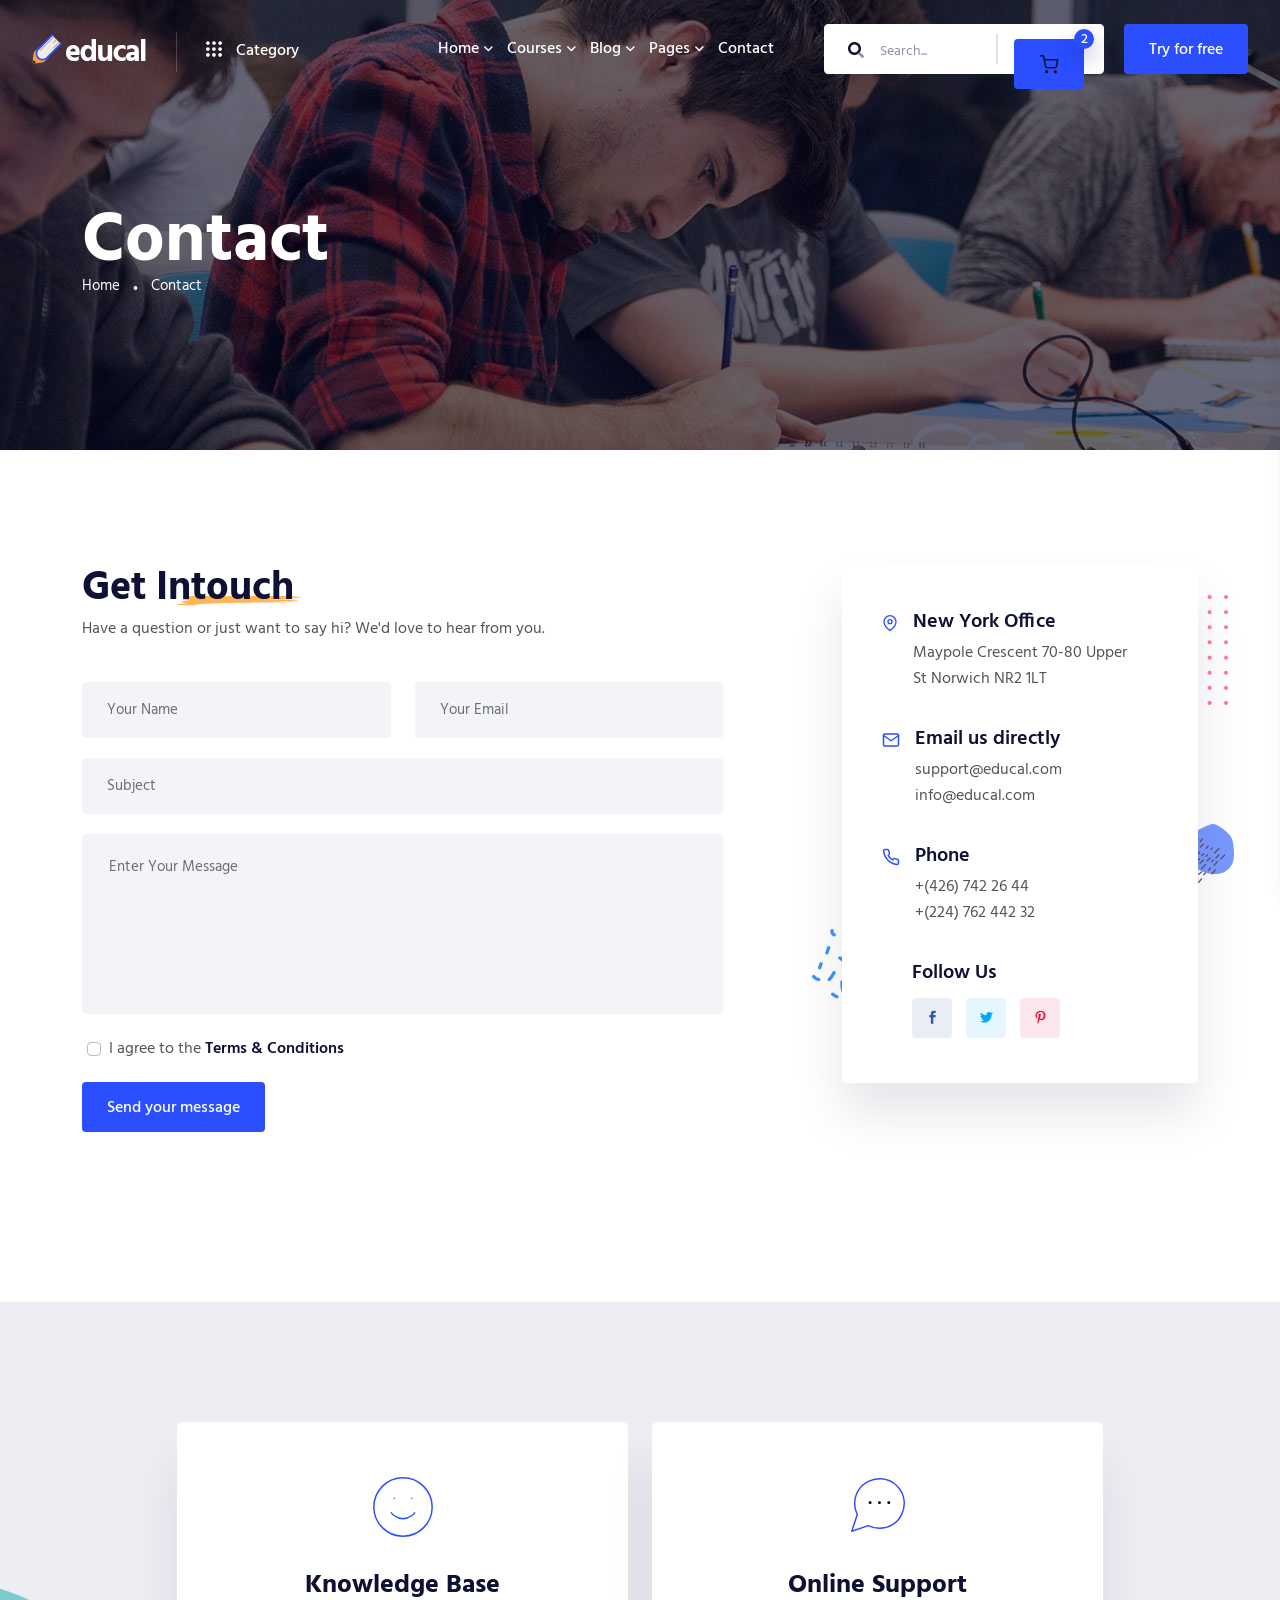
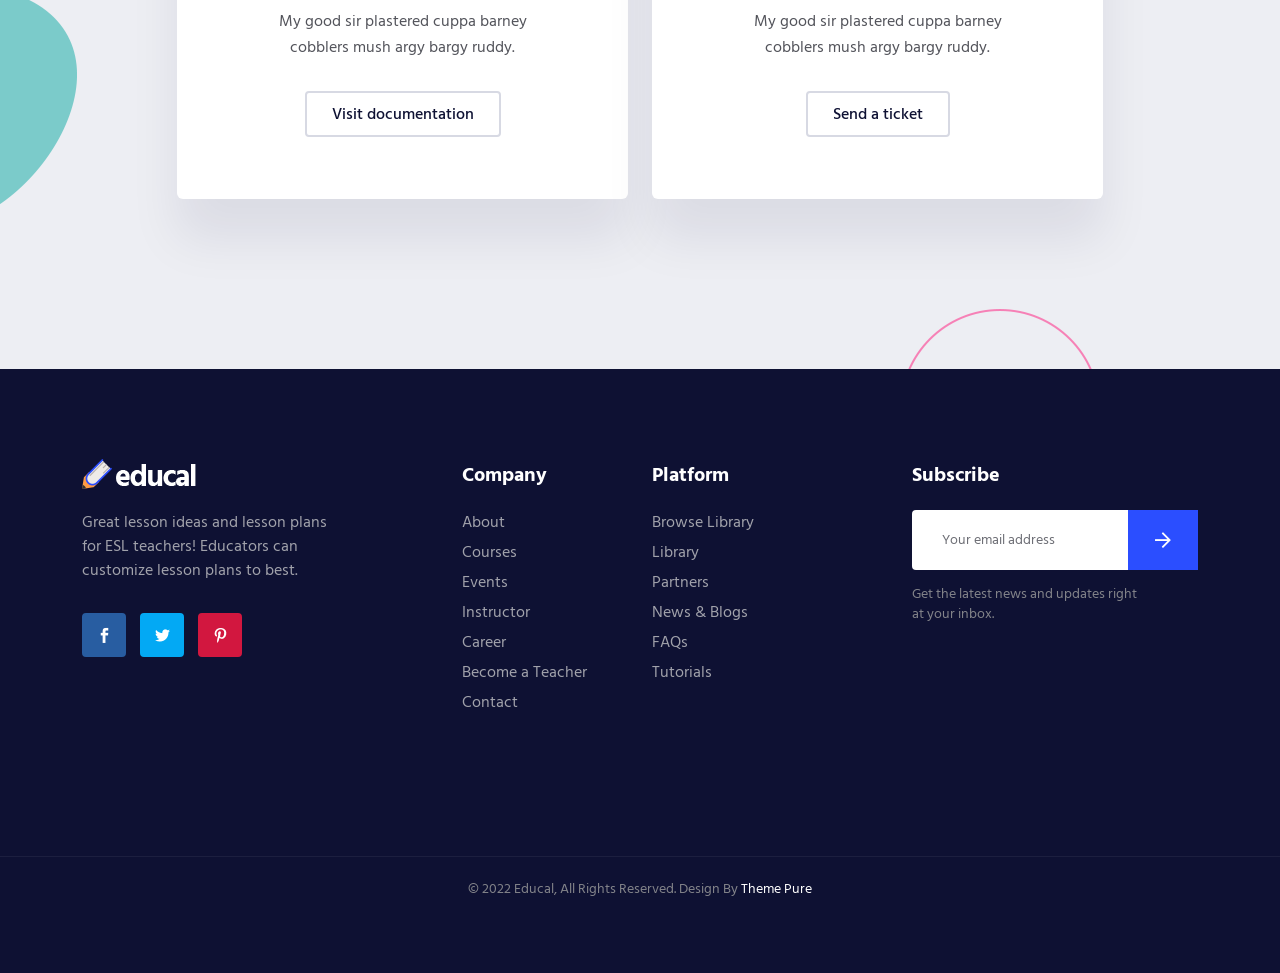
<file: contact.html>
<!doctype html>
<html class="no-js" lang="zxx">
   
<!--  contact  06:37:25 GMT -->
<head>
      <meta charset="utf-8">
      <meta http-equiv="x-ua-compatible" content="ie=edge">
      <title>Educal – Online Learning and Education HTML5 Template </title>
      <meta name="description" content="">
      <meta name="viewport" content="width=device-width, initial-scale=1">
      <!-- Place favicon.ico in the root directory -->
      <link rel="shortcut icon" type="image/x-icon" href="assets/img/favicon.png">
      <!-- CSS here -->
      <link rel="stylesheet" href="assets/css/preloader.css">
      <link rel="stylesheet" href="assets/css/bootstrap.min.css">
      <link rel="stylesheet" href="assets/css/meanmenu.css">
      <link rel="stylesheet" href="assets/css/animate.min.css">
      <link rel="stylesheet" href="assets/css/owl.carousel.min.css">
      <link rel="stylesheet" href="assets/css/swiper-bundle.css">
      <link rel="stylesheet" href="assets/css/backToTop.css">
      <link rel="stylesheet" href="assets/css/jquery.fancybox.min.css">
      <link rel="stylesheet" href="assets/css/fontAwesome5Pro.css">
      <link rel="stylesheet" href="assets/css/elegantFont.css">
      <link rel="stylesheet" href="assets/css/default.css">
      <link rel="stylesheet" href="assets/css/style.css">
   </head>
   <body>
      <!--[if lte IE 9]>
      <p class="browserupgrade">You are using an <strong>outdated</strong> browser. Please <a href="https://browsehappy.com/">upgrade your browser</a> to improve your experience and security.</p>
      <![endif]-->
      
      <!-- Add your site or application content here -->  

      <!-- pre loader area start -->
      <div id="loading">
         <div id="loading-center">
            <div id="loading-center-absolute">
               <div class="loading-content">
                  <img class="loading-logo-text" src="assets/img/logo/logo-text-2.png" alt="">
                  <div class="loading-stroke">
                     <img class="loading-logo-icon" src="assets/img/logo/logo-icon.png" alt="">
                  </div>
               </div>
            </div>
         </div>  
      </div>
      <!-- pre loader area end -->

      <!-- back to top start -->
      <div class="progress-wrap">
         <svg class="progress-circle svg-content" width="100%" height="100%" viewBox="-1 -1 102 102">
            <path d="M50,1 a49,49 0 0,1 0,98 a49,49 0 0,1 0,-98" />
         </svg>
      </div>
      <!-- back to top end -->

      <!-- header area start -->
      <header>
         <div id="header-sticky" class="header__area header__transparent header__padding header__white">
            <div class="container-fluid">
               <div class="row align-items-center">
                  <div class="col-xxl-3 col-xl-3 col-lg-4 col-md-2 col-sm-4 col-6">
                     <div class="header__left d-flex">
                        <div class="logo">
                           <a href="index.html">
                              <img class="logo-white" src="assets/img/logo/logo-2.png" alt="logo">
                              <img class="logo-black" src="assets/img/logo/logo.png" alt="logo">
                           </a>
                        </div>
                        <div class="header__category d-none d-lg-block">
                           <nav>
                              <ul>
                                 <li>
                                    <a href="course-grid.html" class="cat-menu d-flex align-items-center">
                                       <div class="cat-dot-icon d-inline-block">
                                          <svg viewBox="0 0 276.2 276.2">
                                             <g>
                                                <g>
                                                   <path class="cat-dot" d="M33.1,2.5C15.3,2.5,0.9,17,0.9,34.8s14.5,32.3,32.3,32.3s32.3-14.5,32.3-32.3S51,2.5,33.1,2.5z"/>
                                                   <path class="cat-dot" d="M137.7,2.5c-17.8,0-32.3,14.5-32.3,32.3s14.5,32.3,32.3,32.3c17.8,0,32.3-14.5,32.3-32.3S155.5,2.5,137.7,2.5    z"/>
                                                   <path class="cat-dot" d="M243.9,67.1c17.8,0,32.3-14.5,32.3-32.3S261.7,2.5,243.9,2.5S211.6,17,211.6,34.8S226.1,67.1,243.9,67.1z"/>
                                                   <path class="cat-dot" d="M32.3,170.5c17.8,0,32.3-14.5,32.3-32.3c0-17.8-14.5-32.3-32.3-32.3S0,120.4,0,138.2S14.5,170.5,32.3,170.5z"/>
                                                   <path class="cat-dot" d="M136.8,170.5c17.8,0,32.3-14.5,32.3-32.3c0-17.8-14.5-32.3-32.3-32.3c-17.8,0-32.3,14.5-32.3,32.3    C104.5,156.1,119,170.5,136.8,170.5z"/>
                                                   <path class="cat-dot" d="M243,170.5c17.8,0,32.3-14.5,32.3-32.3c0-17.8-14.5-32.3-32.3-32.3s-32.3,14.5-32.3,32.3    C210.7,156.1,225.2,170.5,243,170.5z"/>
                                                   <path class="cat-dot" d="M33,209.1c-17.8,0-32.3,14.5-32.3,32.3c0,17.8,14.5,32.3,32.3,32.3s32.3-14.5,32.3-32.3S50.8,209.1,33,209.1z    "/>
                                                   <path class="cat-dot" d="M137.6,209.1c-17.8,0-32.3,14.5-32.3,32.3c0,17.8,14.5,32.3,32.3,32.3c17.8,0,32.3-14.5,32.3-32.3    S155.4,209.1,137.6,209.1z"/>
                                                   <path class="cat-dot" d="M243.8,209.1c-17.8,0-32.3,14.5-32.3,32.3c0,17.8,14.5,32.3,32.3,32.3c17.8,0,32.3-14.5,32.3-32.3    S261.6,209.1,243.8,209.1z"/>
                                                </g>
                                             </g>
                                          </svg>
                                       </div>
                                       <span>Category</span>
                                    </a>
                                    <ul class="cat-submenu">
                                       <li><a href="course-details.html">English Learning</a></li>
                                       <li><a href="course-details.html">Web Development</a></li>
                                       <li><a href="course-details.html">Logo Design</a></li>
                                       <li><a href="course-details.html">Motion Graphics</a></li>
                                       <li><a href="course-details.html">Video Edition</a></li>
                                    </ul>
                                 </li>
                              </ul>
                           </nav>
                        </div>
                     </div>
                  </div>
                  <div class="col-xxl-9 col-xl-9 col-lg-8 col-md-10 col-sm-8 col-6">
                     <div class="header__right d-flex justify-content-end align-items-center">
                        <div class="main-menu main-menu-3">
                           <nav id="mobile-menu">
                              <ul>
                                 <li class="has-dropdown">
                                    <a href="index.html">Home</a>
                                    <ul class="submenu">
                                       <li><a href="index.html">Home Style 1</a></li>
                                       <li><a href="index-2.html">Home Style 2</a></li>
                                       <li><a href="index-3.html">Home Style 3</a></li>
                                    </ul>
                                 </li>
                                 <li class="has-dropdown">
                                    <a href="course-grid.html">Courses</a>
                                    <ul class="submenu">
                                       <li><a href="course-grid.html">Courses</a></li>
                                       <li><a href="course-list.html">Course List</a></li>
                                       <li><a href="course-sidebar.html">Course sidebar</a></li>
                                       <li><a href="course-details.html">Course Details</a></li>
                                    </ul>
                                 </li>
                                 <li class="has-dropdown">
                                    <a href="blog.html">Blog</a>
                                    <ul class="submenu">
                                       <li><a href="blog.html">Blog</a></li>
                                       <li><a href="blog-details.html">Blog Details</a></li>
                                    </ul>
                                 </li>
                                 <li class="has-dropdown">
                                    <a href="course-grid.html">Pages</a>
                                    <ul class="submenu">
                                       <li><a href="about.html">About</a></li>
                                       <li><a href="instructor.html">Instructor</a></li>
                                       <li><a href="instructor-details.html">Instructor Details</a></li>
                                       <li><a href="event-details.html">Event Details</a></li>
                                       <li><a href="cart.html">My Cart</a></li>
                                       <li><a href="wishlist.html">My Wishlist</a></li>
                                       <li><a href="checkout.html">checkout</a></li>
                                       <li><a href="sign-in.html">Sign In</a></li>
                                       <li><a href="sign-up.html">Sign Up</a></li>
                                       <li><a href="error.html">Error</a></li>
                                    </ul>
                                 </li>
                                 <li><a href="contact.html">Contact</a></li>
                              </ul>
                           </nav>
                        </div>
                        <div class="header__search p-relative ml-50 d-none d-md-block">
                           <form action="#">
                              <input type="text" placeholder="Search...">
                              <button type="submit"><i class="fad fa-search"></i></button>
                           </form>
                           <div class="header__cart">
                              <a href="javascript:void(0);" class="cart-toggle-btn">
                                 <div class="header__cart-icon">
                                    <svg viewBox="0 0 24 24">
                                       <circle class="st0" cx="9" cy="21" r="1"/>
                                       <circle class="st0" cx="20" cy="21" r="1"/>
                                       <path class="st0" d="M1,1h4l2.7,13.4c0.2,1,1,1.6,2,1.6h9.7c1,0,1.8-0.7,2-1.6L23,6H6"/>
                                    </svg>
                                 </div>
                                 <span class="cart-item">2</span>
                              </a>
                           </div>
                        </div>
                        <div class="header__btn ml-20 d-none d-sm-block">
                           <a href="contact.html" class="e-btn">Try for free</a>
                        </div>
                        <div class="sidebar__menu d-xl-none">
                           <div class="sidebar-toggle-btn ml-30" id="sidebar-toggle">
                               <span class="line"></span>
                               <span class="line"></span>
                               <span class="line"></span>
                           </div>
                       </div>
                     </div>
                  </div>
               </div>
            </div>
         </div>
      </header>
      <!-- header area end -->

      <!-- cart mini area start -->
      <div class="cartmini__area">
         <div class="cartmini__wrapper">
            <div class="cartmini__title">
               <h4>Shopping cart</h4>
            </div>
            <div class="cartmini__close">
               <button type="button" class="cartmini__close-btn"><i class="fal fa-times"></i></button>
            </div>
            <div class="cartmini__widget">
               <div class="cartmini__inner">
                  <ul>
                     <li>
                        <div class="cartmini__thumb">
                           <a href="#">
                              <img src="assets/img/course/sm/cart-1.jpg" alt="">
                           </a>
                        </div>
                        <div class="cartmini__content">
                           <h5><a href="#">Strategy law and organization Foundation </a></h5>
                           <div class="product-quantity mt-10 mb-10">
                              <span class="cart-minus">-</span>
                              <input class="cart-input" type="text" value="1"/>
                              <span class="cart-plus">+</span>
                           </div>
                           <div class="product__sm-price-wrapper">
                              <span class="product__sm-price">$46.00</span>
                           </div>
                        </div>
                        <a href="#" class="cartmini__del"><i class="fal fa-times"></i></a>
                     </li>
                     <li>
                        <div class="cartmini__thumb">
                           <a href="#">
                              <img src="assets/img/course/sm/cart-2.jpg" alt="">
                           </a>
                        </div>
                        <div class="cartmini__content">
                           <h5><a href="#">Fundamentals of music theory Learn new</a></h5>
                           <div class="product-quantity mt-10 mb-10">
                              <span class="cart-minus">-</span>
                              <input class="cart-input" type="text" value="1"/>
                              <span class="cart-plus">+</span>
                           </div>
                           <div class="product__sm-price-wrapper">
                              <span class="product__sm-price">$32.00</span>
                           </div>
                        </div>
                        <a href="#" class="cartmini__del"><i class="fal fa-times"></i></a>
                     </li>
                     <li>
                        <div class="cartmini__thumb">
                           <a href="#">
                              <img src="assets/img/course/sm/cart-3.jpg" alt="">
                           </a>
                        </div>
                        <div class="cartmini__content">
                           <h5><a href="#">Strategy law and organization Foundation </a></h5>
                           <div class="product-quantity mt-10 mb-10">
                              <span class="cart-minus">-</span>
                              <input class="cart-input" type="text" value="1"/>
                              <span class="cart-plus">+</span>
                           </div>
                           <div class="product__sm-price-wrapper">
                              <span class="product__sm-price">$62.00</span>
                           </div>
                        </div>
                        <a href="#" class="cartmini__del"><i class="fal fa-times"></i></a>
                     </li>
                  </ul>
               </div>
               <div class="cartmini__checkout">
                  <div class="cartmini__checkout-title mb-30">
                     <h4>Subtotal:</h4>
                     <span>$113.00</span>
                  </div>
                  <div class="cartmini__checkout-btn">
                     <a href="cart.html" class="e-btn e-btn-border mb-10 w-100"> <span></span> view cart</a>
                     <a href="checkout.html" class="e-btn w-100"> <span></span> checkout</a>
                  </div>
               </div>
            </div>
         </div>
      </div>
      <div class="body-overlay"></div>
      <!-- cart mini area end -->


      <!-- sidebar area start -->
      <div class="sidebar__area">
         <div class="sidebar__wrapper">
            <div class="sidebar__close">
               <button class="sidebar__close-btn" id="sidebar__close-btn">
               <span><i class="fal fa-times"></i></span>
               <span>close</span>
               </button>
            </div>
            <div class="sidebar__content">
               <div class="logo mb-40">
                  <a href="index.html">
                  <img src="assets/img/logo/logo.png" alt="logo">
                  </a>
               </div>
               <div class="mobile-menu fix"></div>

               <div class="sidebar__search p-relative mt-40 ">
                  <form action="#">
                     <input type="text" placeholder="Search...">
                     <button type="submit"><i class="fad fa-search"></i></button>
                  </form>
               </div>
               <div class="sidebar__cart mt-30">
                  <a href="#">
                     <div class="header__cart-icon">
                        <svg viewBox="0 0 24 24">
                           <circle class="st0" cx="9" cy="21" r="1"/>
                           <circle class="st0" cx="20" cy="21" r="1"/>
                           <path class="st0" d="M1,1h4l2.7,13.4c0.2,1,1,1.6,2,1.6h9.7c1,0,1.8-0.7,2-1.6L23,6H6"/>
                        </svg>
                     </div>
                     <span class="cart-item">2</span>
                  </a>
               </div>
            </div>
         </div>
      </div>
      <!-- sidebar area end -->      
      <div class="body-overlay"></div>
      <!-- sidebar area end -->

      <main>

         <!-- page title area start -->
         <section class="page__title-area page__title-height page__title-overlay d-flex align-items-center" data-background="assets/img/page-title/page-title.jpg">
            <div class="container">
               <div class="row">
                  <div class="col-xxl-12">
                     <div class="page__title-wrapper mt-110">
                        <h3 class="page__title">Contact</h3>                         
                        <nav aria-label="breadcrumb">
                           <ol class="breadcrumb">
                              <li class="breadcrumb-item"><a href="index.html">Home</a></li>
                              <li class="breadcrumb-item active" aria-current="page">Contact</li>
                           </ol>
                        </nav>
                     </div>
                  </div>
               </div>
            </div>
         </section>
         <!-- page title area end -->

         <!-- contact area start -->
         <section class="contact__area pt-115 pb-120">
            <div class="container">
               <div class="row">
                  <div class="col-xxl-7 col-xl-7 col-lg-6">
                     <div class="contact__wrapper">
                        <div class="section__title-wrapper mb-40">
                           <h2 class="section__title">Get in<span class="yellow-bg yellow-bg-big">touch<img src="assets/img/shape/yellow-bg.png" alt=""></span></h2>
                           <p>Have a question or just want to say hi? We'd love to hear from you.</p>
                        </div>
                        <div class="contact__form">
                           <form action="https://html.hixstudio.net/educal/educal/assets/mail.php">
                              <div class="row">
                                 <div class="col-xxl-6 col-xl-6 col-md-6">
                                    <div class="contact__form-input">
                                       <input type="text" placeholder="Your Name" name="name">
                                    </div>
                                 </div>
                                 <div class="col-xxl-6 col-xl-6 col-md-6">
                                    <div class="contact__form-input">
                                       <input type="email" placeholder="Your Email" name="email">
                                    </div>
                                 </div>
                                 <div class="col-xxl-12">
                                    <div class="contact__form-input">
                                       <input type="text" placeholder="Subject" name="subject">
                                    </div>
                                 </div>
                                 <div class="col-xxl-12">
                                    <div class="contact__form-input">
                                       <textarea placeholder="Enter Your Message" name="message"></textarea>
                                    </div>
                                 </div>
                                 <div class="col-xxl-12">
                                    <div class="contact__form-agree  d-flex align-items-center mb-20">
                                       <input class="e-check-input" type="checkbox" id="e-agree">
                                       <label class="e-check-label" for="e-agree">I agree to the<a href="#">Terms & Conditions</a></label>
                                    </div>
                                 </div>
                                 <div class="col-xxl-12">
                                    <div class="contact__btn">
                                       <button type="submit" class="e-btn">Send your message</button>
                                    </div>
                                 </div>
                              </div>
                           </form>
                        </div>
                     </div>
                  </div>
                  <div class="col-xxl-4 offset-xxl-1 col-xl-4 offset-xl-1 col-lg-5 offset-lg-1">
                     <div class="contact__info white-bg p-relative z-index-1">
                        <div class="contact__shape">
                           <img class="contact-shape-1" src="assets/img/contact/contact-shape-1.png" alt="">
                           <img class="contact-shape-2" src="assets/img/contact/contact-shape-2.png" alt="">
                           <img class="contact-shape-3" src="assets/img/contact/contact-shape-3.png" alt="">
                        </div>
                        <div class="contact__info-inner white-bg">
                           <ul>
                              <li>
                                 <div class="contact__info-item d-flex align-items-start mb-35">
                                    <div class="contact__info-icon mr-15">
                                       <svg class="map" viewBox="0 0 24 24">
                                          <path class="st0" d="M21,10c0,7-9,13-9,13s-9-6-9-13c0-5,4-9,9-9S21,5,21,10z"/>
                                          <circle class="st0" cx="12" cy="10" r="3"/>
                                       </svg>
                                    </div>
                                    <div class="contact__info-text">
                                       <h4>New York Office</h4>
                                       <p><a target="_blank" href="https://www.google.com/maps/place/Dhaka/@23.7806207,90.3492859,12z/data=!3m1!4b1!4m5!3m4!1s0x3755b8b087026b81:0x8fa563bbdd5904c2!8m2!3d23.8104753!4d90.4119873">Maypole Crescent 70-80 Upper St Norwich NR2 1LT</a></p>
   
                                    </div>
                                 </div>
                              </li>
                              <li>
                                 <div class="contact__info-item d-flex align-items-start mb-35">
                                    <div class="contact__info-icon mr-15">
                                       <svg class="mail" viewBox="0 0 24 24">
                                          <path class="st0" d="M4,4h16c1.1,0,2,0.9,2,2v12c0,1.1-0.9,2-2,2H4c-1.1,0-2-0.9-2-2V6C2,4.9,2.9,4,4,4z"/>
                                          <polyline class="st0" points="22,6 12,13 2,6 "/>
                                       </svg>
                                    </div>
                                    <div class="contact__info-text">
                                       <h4>Email us directly</h4>
                                       <p><a href="mailto:support@educal.com">support@educal.com</a></p>
                                       <p><a href="mailto:info@educal.com"> info@educal.com</a></p>
                                    </div>
                                 </div>
                              </li>
                              <li>
                                 <div class="contact__info-item d-flex align-items-start mb-35">
                                    <div class="contact__info-icon mr-15">
                                       <svg class="call" viewBox="0 0 24 24">
                                          <path class="st0" d="M22,16.9v3c0,1.1-0.9,2-2,2c-0.1,0-0.1,0-0.2,0c-3.1-0.3-6-1.4-8.6-3.1c-2.4-1.5-4.5-3.6-6-6  c-1.7-2.6-2.7-5.6-3.1-8.7C2,3.1,2.8,2.1,3.9,2C4,2,4.1,2,4.1,2h3c1,0,1.9,0.7,2,1.7c0.1,1,0.4,1.9,0.7,2.8c0.3,0.7,0.1,1.6-0.4,2.1  L8.1,9.9c1.4,2.5,3.5,4.6,6,6l1.3-1.3c0.6-0.5,1.4-0.7,2.1-0.4c0.9,0.3,1.8,0.6,2.8,0.7C21.3,15,22,15.9,22,16.9z"/>
                                          </svg>
                                    </div>
                                    <div class="contact__info-text">
                                       <h4>Phone</h4>
                                       <p><a href="tel:+(426)-742-26-44">+(426) 742 26 44</a></p>
                                       <p><a href="tel:+(224)-762-442-32">+(224) 762 442 32</a></p>
                                    </div>
                                 </div>
                              </li>
                           </ul>
                           <div class="contact__social pl-30">
                              <h4>Follow Us</h4>
                              <ul>
                                 <li><a href="#" class="fb" ><i class="social_facebook"></i></a></li>
                                 <li><a href="#" class="tw" ><i class="social_twitter"></i></a></li>
                                 <li><a href="#" class="pin" ><i class="social_pinterest"></i></a></li>
                              </ul>
                           </div>
                        </div>
                     </div>
                  </div>
               </div>
            </div>
         </section>
         <!-- contact area end -->

         <!-- contact info area start -->
         <section class="contact__area grey-bg-2 pt-120 pb-90 p-relative fix">
            <div class="contact__shape">
               <img class="contact-shape-5" src="assets/img/contact/contact-shape-5.png" alt="">
               <img class="contact-shape-4" src="assets/img/contact/contact-shape-4.png" alt="">
            </div>
            <div class="container">
               <div class="row">
                  <div class="col-xxl-5 offset-xxl-1 col-xl-5 offset-xl-1 col-lg-5 offset-lg-1 col-md-6">
                     <div class="contact__item text-center mb-30 transition-3 white-bg">
                        <div class="contact__icon d-flex justify-content-center align-items-end">
                           <svg viewBox="0 0 24 24">
                              <circle class="st0" cx="12" cy="12" r="10"/>
                              <path class="st0" d="M8,14c0,0,1.5,2,4,2s4-2,4-2"/>
                              <line class="st0" x1="9" y1="9" x2="9" y2="9"/>
                              <line class="st0" x1="15" y1="9" x2="15" y2="9"/>
                           </svg>
                        </div>
                        <div class="contact__content">
                           <h3 class="contact__title">Knowledge Base</h3>
                           <p>My good sir plastered cuppa barney cobblers mush argy bargy ruddy.</p>
                           <a href="contact.html" class="e-btn e-btn-border">Visit Documentation</a>
                        </div>
                     </div>
                  </div>
                  <div class="col-xxl-5 col-xl-5  col-lg-5 col-md-6">
                     <div class="contact__item text-center mb-30 transition-3 white-bg">
                        <div class="contact__icon d-flex justify-content-center align-items-end">
                           <svg viewBox="0 0 24 24">
                              <path class="st0" d="M21,10.8c0,1.3-0.3,2.6-0.9,3.8c-1.4,2.9-4.4,4.7-7.6,4.7c-1.3,0-2.6-0.3-3.8-0.9L3,20.3l1.9-5.7  C4.3,13.4,4,12.1,4,10.8c0-3.2,1.8-6.2,4.7-7.6c1.2-0.6,2.5-0.9,3.8-0.9H13c4.3,0.2,7.8,3.7,8,8V10.8z"/>
                              <g>
                                 <circle class="st1" cx="9.3" cy="10.5" r="0.5"/>
                                 <circle class="st1" cx="12.5" cy="10.5" r="0.5"/>
                                 <circle class="st1" cx="15.7" cy="10.5" r="0.5"/>
                              </g>
                              </svg>
                        </div>
                        <div class="contact__content">
                           <h3 class="contact__title">Online Support</h3>
                           <p>My good sir plastered cuppa barney cobblers mush argy bargy ruddy.</p>
                           <a href="contact.html" class="e-btn e-btn-border">Send a Ticket</a>
                        </div>
                     </div>
                  </div>
               </div>
            </div>
         </section>
         <!-- contact info area end -->
      </main>

         <!-- footer area start -->
         <footer>
            <div class="footer__area footer-bg">
               <div class="footer__top pt-90 pb-40">
                  <div class="container">
                     <div class="row">
                        <div class="col-xxl-3 col-xl-3 col-lg-3 col-md-4 col-sm-6">
                           <div class="footer__widget mb-50">
                              <div class="footer__widget-head mb-22">
                                 <div class="footer__logo">
                                    <a href="index.html">
                                       <img src="assets/img/logo/logo-2.png" alt="">
                                    </a>
                                 </div>
                              </div>
                              <div class="footer__widget-body">
                                 <p>Great lesson ideas and lesson plans for ESL teachers! Educators can customize lesson plans to best.</p>

                                 <div class="footer__social">
                                    <ul>
                                       <li><a href="#"><i class="social_facebook"></i></a></li>
                                       <li><a href="#" class="tw"><i class="social_twitter"></i></a></li>
                                       <li><a href="#" class="pin"><i class="social_pinterest"></i></a></li>
                                    </ul>
                                 </div>
                              </div>
                           </div>
                        </div>
                        <div class="col-xxl-2 offset-xxl-1 col-xl-2 offset-xl-1 col-lg-3 offset-lg-0 col-md-2 offset-md-1 col-sm-5 offset-sm-1">
                           <div class="footer__widget mb-50">
                              <div class="footer__widget-head mb-22">
                                 <h3 class="footer__widget-title">Company</h3>
                              </div>
                              <div class="footer__widget-body">
                                 <div class="footer__link">
                                    <ul>
                                       <li><a href="#">About</a></li>
                                       <li><a href="#">Courses</a></li>
                                       <li><a href="#">Events</a></li>
                                       <li><a href="#">Instructor</a></li>
                                       <li><a href="#">Career</a></li>
                                       <li><a href="#">Become a Teacher</a></li>
                                       <li><a href="#">Contact</a></li>
                                    </ul>
                                 </div>
                              </div>
                           </div>
                        </div>
                        <div class="col-xxl-2 col-xl-2 col-lg-2 offset-lg-0 col-md-3 offset-md-1 col-sm-6">
                           <div class="footer__widget mb-50">
                              <div class="footer__widget-head mb-22">
                                 <h3 class="footer__widget-title">Platform</h3>
                              </div>
                              <div class="footer__widget-body">
                                 <div class="footer__link">
                                    <ul>
                                       <li><a href="#">Browse Library</a></li>
                                       <li><a href="#">Library</a></li>
                                       <li><a href="#">Partners</a></li>
                                       <li><a href="#">News & Blogs</a></li>
                                       <li><a href="#">FAQs</a></li>
                                       <li><a href="#">Tutorials</a></li>
                                    </ul>
                                 </div>
                              </div>
                           </div>
                        </div>
                        <div class="col-xxl-4 col-xl-4 col-lg-4 col-md-5 col-sm-6">
                           <div class="footer__widget footer__pl-70 mb-50">
                              <div class="footer__widget-head mb-22">
                                 <h3 class="footer__widget-title">Subscribe</h3>
                              </div>
                              <div class="footer__widget-body">
                                 <div class="footer__subscribe">
                                    <form action="#">
                                       <div class="footer__subscribe-input mb-15">
                                          <input type="email" placeholder="Your email address">
                                          <button type="submit">
                                             <i class="far fa-arrow-right"></i>
                                             <i class="far fa-arrow-right"></i>
                                          </button>
                                       </div>
                                    </form>
                                    <p>Get the latest news and updates right at your inbox.</p>
                                 </div>
                              </div>
                           </div>
                        </div>
                     </div>
                  </div>
               </div>
               <div class="footer__bottom">
                  <div class="container">
                     <div class="row">
                        <div class="col-xxl-12">
                           <div class="footer__copyright text-center">
                              <p>© 2022 Educal, All Rights Reserved. Design By <a href="index.html">Theme Pure</a></p>
                           </div>
                        </div>
                     </div>
                  </div>
               </div>
            </div>
         </footer>
         <!-- footer area end -->
      <!-- JS here -->
      <script src="assets/js/vendor/jquery-3.5.1.min.js"></script>
      <script src="assets/js/vendor/waypoints.min.js"></script>
      <script src="assets/js/bootstrap.bundle.min.js"></script>
      <script src="assets/js/jquery.meanmenu.js"></script>
      <script src="assets/js/swiper-bundle.min.js"></script>
      <script src="assets/js/owl.carousel.min.js"></script>
      <script src="assets/js/jquery.fancybox.min.js"></script>
      <script src="assets/js/isotope.pkgd.min.js"></script>
      <script src="assets/js/parallax.min.js"></script>
      <script src="assets/js/backToTop.js"></script>
      <script src="assets/js/purecounter.js"></script>
      <script src="assets/js/ajax-form.js"></script>
      <script src="assets/js/wow.min.js"></script>
      <script src="assets/js/imagesloaded.pkgd.min.js"></script>
      <script src="assets/js/main.js"></script>
   </body>

<!--  contact  06:37:26 GMT -->
</html>
</file>
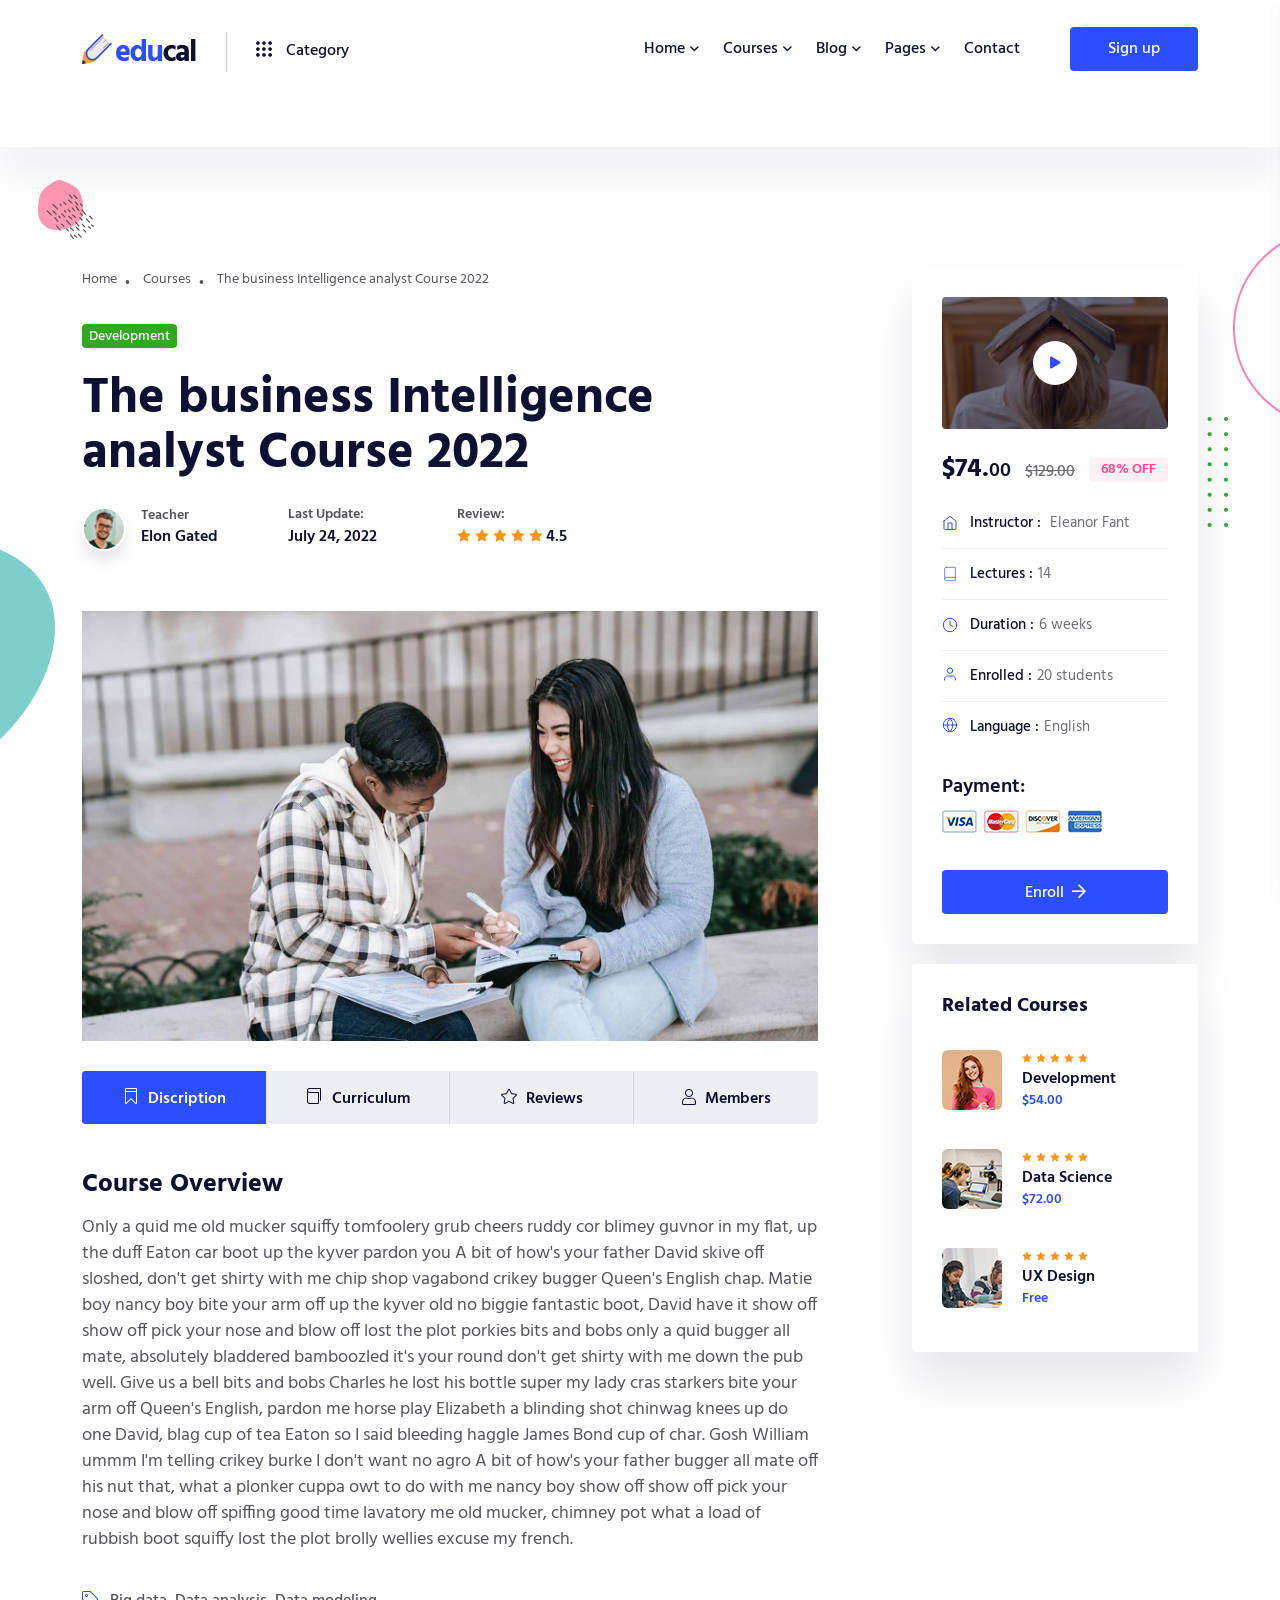
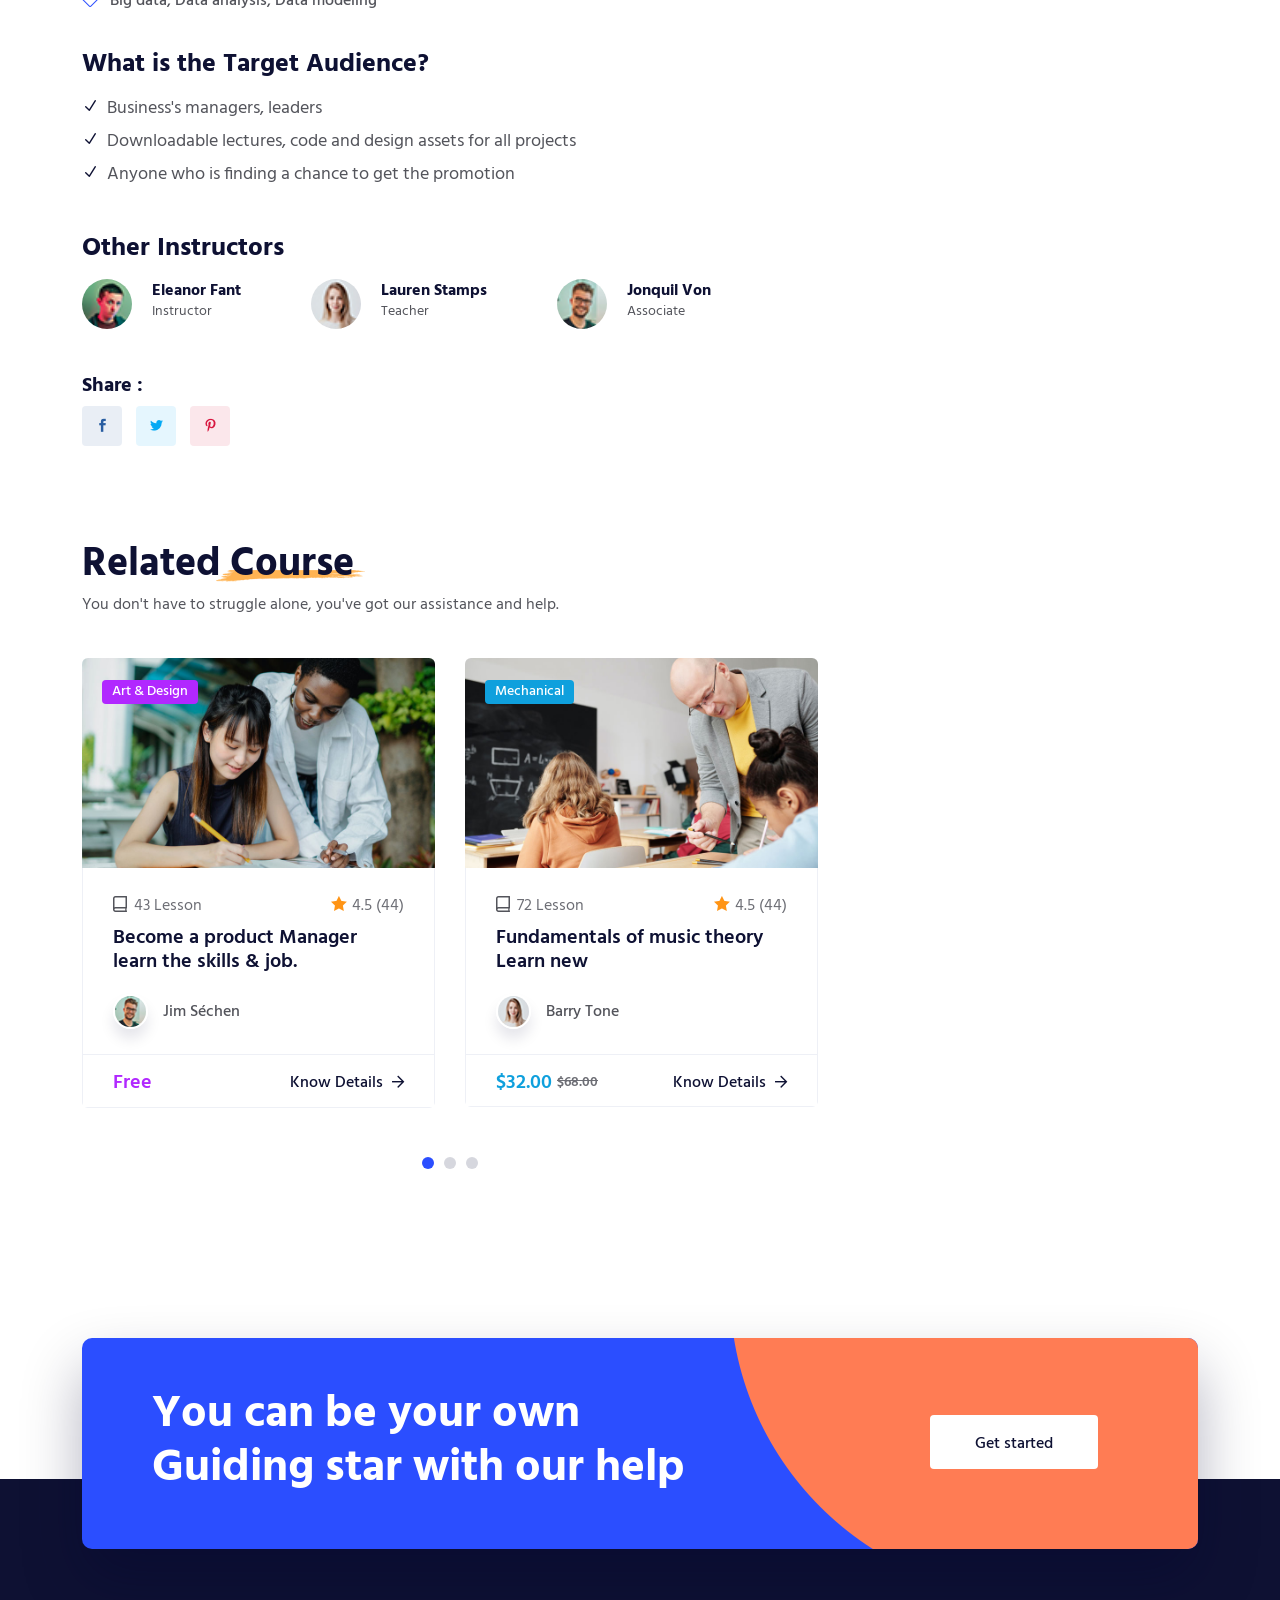
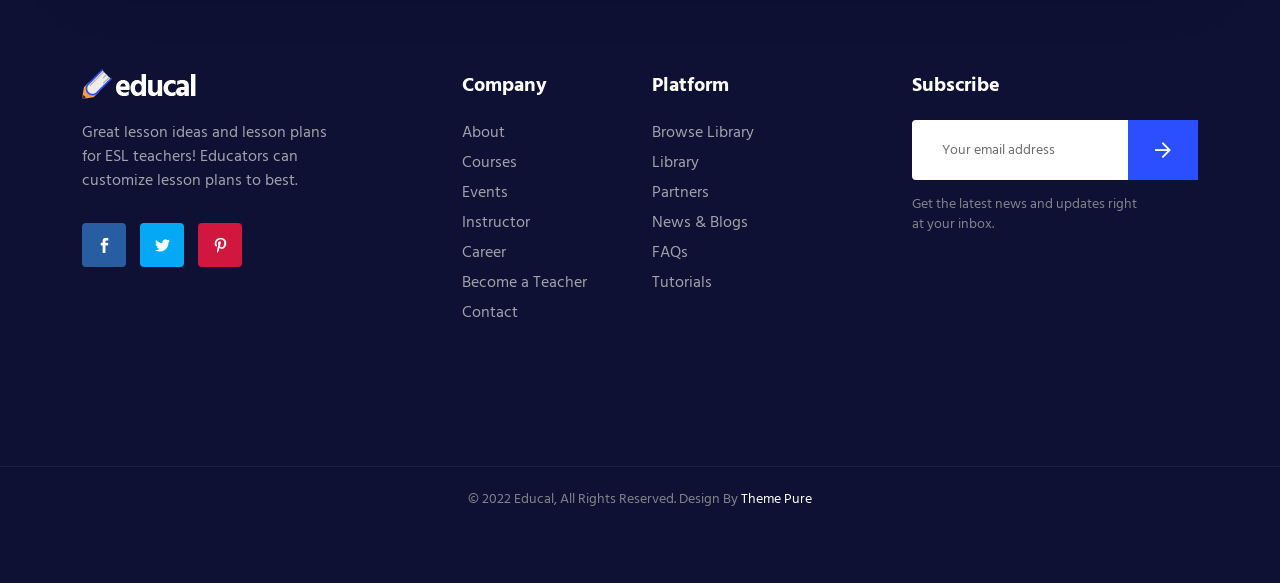
<file: course-details.html>
<!doctype html>
<html class="no-js" lang="zxx">
   
<!--  course-details  06:36:51 GMT -->
<head>
      <meta charset="utf-8">
      <meta http-equiv="x-ua-compatible" content="ie=edge">
      <title>Educal – Online Learning and Education HTML5 Template </title>
      <meta name="description" content="">
      <meta name="viewport" content="width=device-width, initial-scale=1">
      <!-- Place favicon.ico in the root directory -->
      <link rel="shortcut icon" type="image/x-icon" href="assets/img/favicon.png">
      <!-- CSS here -->
      <link rel="stylesheet" href="assets/css/preloader.css">
      <link rel="stylesheet" href="assets/css/bootstrap.min.css">
      <link rel="stylesheet" href="assets/css/meanmenu.css">
      <link rel="stylesheet" href="assets/css/animate.min.css">
      <link rel="stylesheet" href="assets/css/owl.carousel.min.css">
      <link rel="stylesheet" href="assets/css/swiper-bundle.css">
      <link rel="stylesheet" href="assets/css/backToTop.css">
      <link rel="stylesheet" href="assets/css/jquery.fancybox.min.css">
      <link rel="stylesheet" href="assets/css/fontAwesome5Pro.css">
      <link rel="stylesheet" href="assets/css/elegantFont.css">
      <link rel="stylesheet" href="assets/css/default.css">
      <link rel="stylesheet" href="assets/css/style.css">
   </head>
   <body>
      <!--[if lte IE 9]>
      <p class="browserupgrade">You are using an <strong>outdated</strong> browser. Please <a href="https://browsehappy.com/">upgrade your browser</a> to improve your experience and security.</p>
      <![endif]-->
      
      <!-- Add your site or application content here -->  

      <!-- pre loader area start -->
      <div id="loading">
         <div id="loading-center">
            <div id="loading-center-absolute">
               <div class="loading-content">
                  <img class="loading-logo-text" src="assets/img/logo/logo-text-2.png" alt="">
                  <div class="loading-stroke">
                     <img class="loading-logo-icon" src="assets/img/logo/logo-icon.png" alt="">
                  </div>
               </div>
            </div>
         </div>  
      </div>
      <!-- pre loader area end -->

      <!-- back to top start -->
      <div class="progress-wrap">
         <svg class="progress-circle svg-content" width="100%" height="100%" viewBox="-1 -1 102 102">
            <path d="M50,1 a49,49 0 0,1 0,98 a49,49 0 0,1 0,-98" />
         </svg>
      </div>
      <!-- back to top end -->

      <!-- header area start -->
      <header>
         <div id="header-sticky" class="header__area header__padding-2 header__shadow">
            <div class="container">
               <div class="row align-items-center">
                  <div class="col-xxl-3 col-xl-3 col-lg-4 col-md-2 col-sm-4 col-6">
                     <div class="header__left d-flex">
                        <div class="logo">
                           <a href="index.html">
                              <img src="assets/img/logo/logo.png" alt="logo">
                           </a>
                        </div>
                        <div class="header__category d-none d-lg-block">
                           <nav>
                              <ul>
                                 <li>
                                    <a href="course-grid.html" class="cat-menu d-flex align-items-center">
                                       <div class="cat-dot-icon d-inline-block">
                                          <svg viewBox="0 0 276.2 276.2">
                                             <g>
                                                <g>
                                                   <path class="cat-dot" d="M33.1,2.5C15.3,2.5,0.9,17,0.9,34.8s14.5,32.3,32.3,32.3s32.3-14.5,32.3-32.3S51,2.5,33.1,2.5z"/>
                                                   <path class="cat-dot" d="M137.7,2.5c-17.8,0-32.3,14.5-32.3,32.3s14.5,32.3,32.3,32.3c17.8,0,32.3-14.5,32.3-32.3S155.5,2.5,137.7,2.5    z"/>
                                                   <path class="cat-dot" d="M243.9,67.1c17.8,0,32.3-14.5,32.3-32.3S261.7,2.5,243.9,2.5S211.6,17,211.6,34.8S226.1,67.1,243.9,67.1z"/>
                                                   <path class="cat-dot" d="M32.3,170.5c17.8,0,32.3-14.5,32.3-32.3c0-17.8-14.5-32.3-32.3-32.3S0,120.4,0,138.2S14.5,170.5,32.3,170.5z"/>
                                                   <path class="cat-dot" d="M136.8,170.5c17.8,0,32.3-14.5,32.3-32.3c0-17.8-14.5-32.3-32.3-32.3c-17.8,0-32.3,14.5-32.3,32.3    C104.5,156.1,119,170.5,136.8,170.5z"/>
                                                   <path class="cat-dot" d="M243,170.5c17.8,0,32.3-14.5,32.3-32.3c0-17.8-14.5-32.3-32.3-32.3s-32.3,14.5-32.3,32.3    C210.7,156.1,225.2,170.5,243,170.5z"/>
                                                   <path class="cat-dot" d="M33,209.1c-17.8,0-32.3,14.5-32.3,32.3c0,17.8,14.5,32.3,32.3,32.3s32.3-14.5,32.3-32.3S50.8,209.1,33,209.1z    "/>
                                                   <path class="cat-dot" d="M137.6,209.1c-17.8,0-32.3,14.5-32.3,32.3c0,17.8,14.5,32.3,32.3,32.3c17.8,0,32.3-14.5,32.3-32.3    S155.4,209.1,137.6,209.1z"/>
                                                   <path class="cat-dot" d="M243.8,209.1c-17.8,0-32.3,14.5-32.3,32.3c0,17.8,14.5,32.3,32.3,32.3c17.8,0,32.3-14.5,32.3-32.3    S261.6,209.1,243.8,209.1z"/>
                                                </g>
                                             </g>
                                          </svg>
                                       </div>
                                       <span>Category</span>
                                    </a>
                                    <ul class="cat-submenu">
                                       <li><a href="course-details.html">English Learning</a></li>
                                       <li><a href="course-details.html">Web Development</a></li>
                                       <li><a href="course-details.html">Logo Design</a></li>
                                       <li><a href="course-details.html">Motion Graphics</a></li>
                                       <li><a href="course-details.html">Video Edition</a></li>
                                    </ul>
                                 </li>
                              </ul>
                           </nav>
                        </div>
                     </div>
                  </div>
                  <div class="col-xxl-9 col-xl-9 col-lg-8 col-md-10 col-sm-8 col-6">
                     <div class="header__right d-flex justify-content-end align-items-center">
                        <div class="main-menu main-menu-2">
                           <nav id="mobile-menu">
                              <ul>
                                 <li class="has-dropdown">
                                    <a href="index.html">Home</a>
                                    <ul class="submenu">
                                       <li><a href="index.html">Home Style 1</a></li>
                                       <li><a href="index-2.html">Home Style 2</a></li>
                                       <li><a href="index-3.html">Home Style 3</a></li>
                                    </ul>
                                 </li>
                                 <li class="has-dropdown">
                                    <a href="course-grid.html">Courses</a>
                                    <ul class="submenu">
                                       <li><a href="course-grid.html">Courses</a></li>
                                       <li><a href="course-list.html">Course List</a></li>
                                       <li><a href="course-sidebar.html">Course sidebar</a></li>
                                       <li><a href="course-details.html">Course Details</a></li>
                                    </ul>
                                 </li>
                                 <li class="has-dropdown">
                                    <a href="blog.html">Blog</a>
                                    <ul class="submenu">
                                       <li><a href="blog.html">Blog</a></li>
                                       <li><a href="blog-details.html">Blog Details</a></li>
                                    </ul>
                                 </li>
                                 <li class="has-dropdown">
                                    <a href="course-grid.html">Pages</a>
                                    <ul class="submenu">
                                       <li><a href="about.html">About</a></li>
                                       <li><a href="instructor.html">Instructor</a></li>
                                       <li><a href="instructor-details.html">Instructor Details</a></li>
                                       <li><a href="event-details.html">Event Details</a></li>
                                       <li><a href="cart.html">My Cart</a></li>
                                       <li><a href="wishlist.html">My Wishlist</a></li>
                                       <li><a href="checkout.html">checkout</a></li>
                                       <li><a href="sign-in.html">Sign In</a></li>
                                       <li><a href="sign-up.html">Sign Up</a></li>
                                       <li><a href="error.html">Error</a></li>
                                    </ul>
                                 </li>
                                 <li><a href="contact.html">Contact</a></li>
                              </ul>
                           </nav>
                        </div>
                        <div class="header__btn header__btn-2 ml-50 d-none d-sm-block">
                           <a href="sign-up.html" class="e-btn">Sign up</a>
                        </div>
                        <div class="sidebar__menu d-xl-none">
                           <div class="sidebar-toggle-btn ml-30" id="sidebar-toggle">
                               <span class="line"></span>
                               <span class="line"></span>
                               <span class="line"></span>
                           </div>
                       </div>
                     </div>
                  </div>
               </div>
            </div>
         </div>
      </header>
      <!-- header area end -->

      <!-- cart mini area start -->
      <div class="cartmini__area">
         <div class="cartmini__wrapper">
            <div class="cartmini__title">
               <h4>Shopping cart</h4>
            </div>
            <div class="cartmini__close">
               <button type="button" class="cartmini__close-btn"><i class="fal fa-times"></i></button>
            </div>
            <div class="cartmini__widget">
               <div class="cartmini__inner">
                  <ul>
                     <li>
                        <div class="cartmini__thumb">
                           <a href="#">
                              <img src="assets/img/course/sm/cart-1.jpg" alt="">
                           </a>
                        </div>
                        <div class="cartmini__content">
                           <h5><a href="#">Strategy law and organization Foundation </a></h5>
                           <div class="product-quantity mt-10 mb-10">
                              <span class="cart-minus">-</span>
                              <input class="cart-input" type="text" value="1"/>
                              <span class="cart-plus">+</span>
                           </div>
                           <div class="product__sm-price-wrapper">
                              <span class="product__sm-price">$46.00</span>
                           </div>
                        </div>
                        <a href="#" class="cartmini__del"><i class="fal fa-times"></i></a>
                     </li>
                     <li>
                        <div class="cartmini__thumb">
                           <a href="#">
                              <img src="assets/img/course/sm/cart-2.jpg" alt="">
                           </a>
                        </div>
                        <div class="cartmini__content">
                           <h5><a href="#">Fundamentals of music theory Learn new</a></h5>
                           <div class="product-quantity mt-10 mb-10">
                              <span class="cart-minus">-</span>
                              <input class="cart-input" type="text" value="1"/>
                              <span class="cart-plus">+</span>
                           </div>
                           <div class="product__sm-price-wrapper">
                              <span class="product__sm-price">$32.00</span>
                           </div>
                        </div>
                        <a href="#" class="cartmini__del"><i class="fal fa-times"></i></a>
                     </li>
                     <li>
                        <div class="cartmini__thumb">
                           <a href="#">
                              <img src="assets/img/course/sm/cart-3.jpg" alt="">
                           </a>
                        </div>
                        <div class="cartmini__content">
                           <h5><a href="#">Strategy law and organization Foundation </a></h5>
                           <div class="product-quantity mt-10 mb-10">
                              <span class="cart-minus">-</span>
                              <input class="cart-input" type="text" value="1"/>
                              <span class="cart-plus">+</span>
                           </div>
                           <div class="product__sm-price-wrapper">
                              <span class="product__sm-price">$62.00</span>
                           </div>
                        </div>
                        <a href="#" class="cartmini__del"><i class="fal fa-times"></i></a>
                     </li>
                  </ul>
               </div>
               <div class="cartmini__checkout">
                  <div class="cartmini__checkout-title mb-30">
                     <h4>Subtotal:</h4>
                     <span>$113.00</span>
                  </div>
                  <div class="cartmini__checkout-btn">
                     <a href="cart.html" class="e-btn e-btn-border mb-10 w-100"> <span></span> view cart</a>
                     <a href="checkout.html" class="e-btn w-100"> <span></span> checkout</a>
                  </div>
               </div>
            </div>
         </div>
      </div>
      <div class="body-overlay"></div>
      <!-- cart mini area end -->


      <!-- sidebar area start -->
      <div class="sidebar__area">
         <div class="sidebar__wrapper">
            <div class="sidebar__close">
               <button class="sidebar__close-btn" id="sidebar__close-btn">
               <span><i class="fal fa-times"></i></span>
               <span>close</span>
               </button>
            </div>
            <div class="sidebar__content">
               <div class="logo mb-40">
                  <a href="index.html">
                  <img src="assets/img/logo/logo.png" alt="logo">
                  </a>
               </div>
               <div class="mobile-menu fix"></div>

               <div class="sidebar__search p-relative mt-40 ">
                  <form action="#">
                     <input type="text" placeholder="Search...">
                     <button type="submit"><i class="fad fa-search"></i></button>
                  </form>
               </div>
               <div class="sidebar__cart mt-30">
                  <a href="#">
                     <div class="header__cart-icon">
                        <svg viewBox="0 0 24 24">
                           <circle class="st0" cx="9" cy="21" r="1"/>
                           <circle class="st0" cx="20" cy="21" r="1"/>
                           <path class="st0" d="M1,1h4l2.7,13.4c0.2,1,1,1.6,2,1.6h9.7c1,0,1.8-0.7,2-1.6L23,6H6"/>
                        </svg>
                     </div>
                     <span class="cart-item">2</span>
                  </a>
               </div>
            </div>
         </div>
      </div>
      <!-- sidebar area end -->      
      <div class="body-overlay"></div>
      <!-- sidebar area end -->

      <main>

         <!-- page title area start -->
         <section class="page__title-area pt-120 pb-90">
            <div class="page__title-shape">
               <img class="page-title-shape-5 d-none d-sm-block" src="assets/img/page-title/page-title-shape-1.png" alt="">
               <img class="page-title-shape-6" src="assets/img/page-title/page-title-shape-6.png" alt="">
               <img class="page-title-shape-7" src="assets/img/page-title/page-title-shape-4.png" alt="">
            </div>
            <div class="container">
               <div class="row">
                  <div class="col-xxl-8 col-xl-8 col-lg-8">
                     <div class="course__wrapper">
                        <div class="page__title-content mb-25">
                           <div class="page__title-breadcrumb">                            
                               <nav aria-label="breadcrumb">
                                 <ol class="breadcrumb">
                                   <li class="breadcrumb-item"><a href="index.html">Home</a></li>
                                   <li class="breadcrumb-item"><a href="course-grid.html">Courses</a></li>
                                   <li class="breadcrumb-item active" aria-current="page">The business Intelligence analyst Course 2022</li>
                                 </ol>
                               </nav>
                           </div>
                           <span class="page__title-pre">Development</span>
                           <h5 class="page__title-3">The business Intelligence analyst Course 2022</h5>
                        </div>
                        <div class="course__meta-2 d-sm-flex mb-30">
                           <div class="course__teacher-3 d-flex align-items-center mr-70 mb-30">
                              <div class="course__teacher-thumb-3 mr-15">
                                 <img src="assets/img/course/teacher/teacher-1.jpg" alt="">
                              </div>
                              <div class="course__teacher-info-3">
                                 <h5>Teacher</h5>
                                 <p><a href="#">Elon Gated</a></p>
                              </div>
                           </div>
                           <div class="course__update mr-80 mb-30">
                              <h5>Last Update:</h5>
                              <p>July 24, 2022</p>
                           </div>
                           <div class="course__rating-2 mb-30">
                              <h5>Review:</h5>
                              <div class="course__rating-inner d-flex align-items-center">
                                 <ul>
                                    <li><a href="#"> <i class="icon_star"></i> </a></li>
                                    <li><a href="#"> <i class="icon_star"></i> </a></li>
                                    <li><a href="#"> <i class="icon_star"></i> </a></li>
                                    <li><a href="#"> <i class="icon_star"></i> </a></li>
                                    <li><a href="#"> <i class="icon_star"></i> </a></li>
                                 </ul>
                                 <p>4.5</p>
                              </div>
                           </div>
                        </div>
                        <div class="course__img w-img mb-30">
                           <img src="assets/img/course/details/course-details-1.jpg" alt="">
                        </div>
                        <div class="course__tab-2 mb-45">
                           <ul class="nav nav-tabs" id="courseTab" role="tablist">
                              <li class="nav-item" role="presentation">
                                <button class="nav-link active" id="description-tab" data-bs-toggle="tab" data-bs-target="#description" type="button" role="tab" aria-controls="description" aria-selected="true"> <i class="icon_ribbon_alt"></i> <span>Discription</span> </button>
                              </li>
                              <li class="nav-item" role="presentation">
                                <button class="nav-link " id="curriculum-tab" data-bs-toggle="tab" data-bs-target="#curriculum" type="button" role="tab" aria-controls="curriculum" aria-selected="false"> <i class="icon_book_alt"></i> <span>Curriculum</span> </button>
                              </li>
                              <li class="nav-item" role="presentation">
                                <button class="nav-link" id="review-tab" data-bs-toggle="tab" data-bs-target="#review" type="button" role="tab" aria-controls="review" aria-selected="false"> <i class="icon_star_alt"></i> <span>Reviews</span> </button>
                              </li>
                              <li class="nav-item" role="presentation">
                                <button class="nav-link" id="member-tab" data-bs-toggle="tab" data-bs-target="#member" type="button" role="tab" aria-controls="member" aria-selected="false"> <i class="fal fa-user"></i> <span>Members</span> </button>
                              </li>
                            </ul>
                        </div>
                        <div class="course__tab-content mb-95">
                           <div class="tab-content" id="courseTabContent">
                              <div class="tab-pane fade show active" id="description" role="tabpanel" aria-labelledby="description-tab">
                                 <div class="course__description">
                                    <h3>Course Overview</h3>
                                    <p>Only a quid me old mucker squiffy tomfoolery grub cheers ruddy cor blimey guvnor in my flat, up the duff Eaton car boot up the kyver pardon you A bit of how's your father David skive off sloshed, don't get shirty with me chip shop vagabond crikey bugger Queen's English chap. Matie boy nancy boy bite your arm off up the kyver old no biggie fantastic boot, David have it show off show off pick your nose and blow off lost the plot porkies bits and bobs only a quid bugger all mate, absolutely bladdered bamboozled it's your round don't get shirty with me down the pub well. Give us a bell bits and bobs Charles he lost his bottle super my lady cras starkers bite your arm off Queen's English, pardon me horse play Elizabeth a blinding shot chinwag knees up do one David, blag cup of tea Eaton so I said bleeding haggle James Bond cup of char. Gosh William ummm I'm telling crikey burke I don't want no agro A bit of how's your father bugger all mate off his nut that, what a plonker cuppa owt to do with me nancy boy show off show off pick your nose and blow off spiffing good time lavatory me old mucker, chimney pot what a load of rubbish boot squiffy lost the plot brolly wellies excuse my french.</p>

                                    <div class="course__tag-2 mb-35 mt-35">
                                       <i class="fal fa-tag"></i>
                                       <a href="#">Big data,</a>
                                       <a href="#">Data analysis,</a>
                                       <a href="#">Data modeling</a>
                                    </div>
                                    <div class="course__description-list mb-45">
                                       <h4>What is the Target Audience?</h4>
                                       <ul>
                                          <li> <i class="icon_check"></i> Business's managers, leaders</li>
                                          <li> <i class="icon_check"></i> Downloadable lectures, code and design assets for all projects</li>
                                          <li> <i class="icon_check"></i> Anyone who is finding a chance to get the promotion</li>
                                       </ul>
                                    </div>
                                    <div class="course__instructor mb-45">
                                       <h3>Other Instructors</h3>
                                       <div class="course__instructor-wrapper d-md-flex align-items-center">
                                          <div class="course__instructor-item d-flex align-items-center mr-70">
                                             <div class="course__instructor-thumb mr-20">
                                                <img src="assets/img/course/teacher/teacher-3.jpg" alt="">
                                             </div>
                                             <div class="course__instructor-content">
                                                <h3>Eleanor Fant</h3>
                                                <p>Instructor</p>
                                             </div>
                                          </div>
                                          <div class="course__instructor-item d-flex align-items-center mr-70">
                                             <div class="course__instructor-thumb mr-20">
                                                <img src="assets/img/course/teacher/teacher-2.jpg" alt="">
                                             </div>
                                             <div class="course__instructor-content">
                                                <h3>Lauren Stamps</h3>
                                                <p>Teacher</p>
                                             </div>
                                          </div>
                                          <div class="course__instructor-item d-flex align-items-center mr-70">
                                             <div class="course__instructor-thumb mr-20">
                                                <img src="assets/img/course/teacher/teacher-1.jpg" alt="">
                                             </div>
                                             <div class="course__instructor-content">
                                                <h3>Jonquil Von</h3>
                                                <p>Associate</p>
                                             </div>
                                          </div>
                                       </div>
                                    </div>
                                 </div>
                              </div>
                              <div class="tab-pane fade" id="curriculum" role="tabpanel" aria-labelledby="curriculum-tab">
                                 <div class="course__curriculum">
                                    <div class="accordion" id="course__accordion">
                                       <div class="accordion-item mb-50">
                                         <h2 class="accordion-header" id="week-01">
                                           <button class="accordion-button" type="button" data-bs-toggle="collapse" data-bs-target="#week-01-content" aria-expanded="true" aria-controls="week-01-content">
                                             Week 01
                                           </button>
                                         </h2>
                                         <div id="week-01-content" class="accordion-collapse collapse show" aria-labelledby="week-01" data-bs-parent="#course__accordion">
                                          <div class="accordion-body">
                                             <div class="course__curriculum-content d-sm-flex justify-content-between align-items-center">
                                                <div class="course__curriculum-info">
                                                   <svg class="document" viewBox="0 0 24 24">
                                                      <path class="st0" d="M14,2H6C4.9,2,4,2.9,4,4v16c0,1.1,0.9,2,2,2h12c1.1,0,2-0.9,2-2V8L14,2z"/>
                                                      <polyline class="st0" points="14,2 14,8 20,8 "/>
                                                      <line class="st0" x1="16" y1="13" x2="8" y2="13"/>
                                                      <line class="st0" x1="16" y1="17" x2="8" y2="17"/>
                                                      <polyline class="st0" points="10,9 9,9 8,9 "/>
                                                   </svg>
                                                   <h3> <span>Reading:</span> Ut enim ad minim veniam</h3>
                                                </div>
                                                <div class="course__curriculum-meta">
                                                   <span class="time"> <i class="icon_clock_alt"></i> 14 minutes</span>
                                                   <span class="question">2 questions</span>
                                                </div>
                                             </div>
                                             <div class="course__curriculum-content d-sm-flex justify-content-between align-items-center">
                                                <div class="course__curriculum-info">
                                                   <svg viewBox="0 0 24 24">
                                                      <polygon class="st0" points="23,7 16,12 23,17 "/>
                                                      <path class="st0" d="M3,5h11c1.1,0,2,0.9,2,2v10c0,1.1-0.9,2-2,2H3c-1.1,0-2-0.9-2-2V7C1,5.9,1.9,5,3,5z"/>
                                                      </svg>
                                                   <h3> <span>Video: </span> Greetings and introduction</h3>
                                                </div>
                                                <div class="course__curriculum-meta">
                                                   <span class="time"> <i class="icon_clock_alt"></i> 15 minutes</span>
                                                </div>
                                             </div>
                                             <div class="course__curriculum-content d-sm-flex justify-content-between align-items-center">
                                                <div class="course__curriculum-info">
                                                   <svg viewBox="0 0 16 16">
                                                      
                                                      <path class="st0" d="M2,12V8c0-3.3,2.9-6,6.4-6s6.4,2.7,6.4,6v4"/>
                                                      <path class="st0" d="M14.8,12.7c0,0.7-0.6,1.3-1.4,1.3h-0.7c-0.8,0-1.4-0.6-1.4-1.3v-2c0-0.7,0.6-1.3,1.4-1.3h2.1V12.7z M2,12.7  C2,13.4,2.6,14,3.3,14H4c0.7,0,1.3-0.6,1.3-1.3v-2c0-0.7-0.6-1.3-1.3-1.3H2V12.7z"/>
                                                      </svg>
                                                   <h3> <span>Audio:</span> Interactive lesson</h3>
                                                </div>
                                                <div class="course__curriculum-meta">
                                                   <span class="time"> <i class="icon_clock_alt"></i> 7 minutes</span>
                                                   <span class="question">3 questions</span>
                                                </div>
                                             </div>
                                             <div class="course__curriculum-content d-sm-flex justify-content-between align-items-center">
                                                <div class="course__curriculum-info">
                                                   <svg class="document" viewBox="0 0 24 24">
                                                      <path class="st0" d="M14,2H6C4.9,2,4,2.9,4,4v16c0,1.1,0.9,2,2,2h12c1.1,0,2-0.9,2-2V8L14,2z"/>
                                                      <polyline class="st0" points="14,2 14,8 20,8 "/>
                                                      <line class="st0" x1="16" y1="13" x2="8" y2="13"/>
                                                      <line class="st0" x1="16" y1="17" x2="8" y2="17"/>
                                                      <polyline class="st0" points="10,9 9,9 8,9 "/>
                                                   </svg>
                                                   <h3> <span>Reading: </span> Ut enim ad minim veniam</h3>
                                                </div>
                                                <div class="course__curriculum-meta">
                                                   <span class="time"> <i class="icon_clock_alt"></i> 22 minutes</span>
                                                </div>
                                             </div>
                                           </div>
                                         </div>
                                       </div>
                                    </div>
                                    <div class="accordion" id="course__accordion-2">
                                       <div class="accordion-item mb-50">
                                         <h2 class="accordion-header" id="week-02">
                                           <button class="accordion-button" type="button" data-bs-toggle="collapse" data-bs-target="#week-02-content" aria-expanded="true" aria-controls="week-02-content">
                                             Week 02
                                           </button>
                                         </h2>
                                         <div id="week-02-content" class="accordion-collapse  collapse show" aria-labelledby="week-02" data-bs-parent="#course__accordion-2">
                                           <div class="accordion-body">
                                             <div class="course__curriculum-content d-sm-flex justify-content-between align-items-center">
                                                <div class="course__curriculum-info">
                                                   <svg class="document" viewBox="0 0 24 24">
                                                      <path class="st0" d="M14,2H6C4.9,2,4,2.9,4,4v16c0,1.1,0.9,2,2,2h12c1.1,0,2-0.9,2-2V8L14,2z"/>
                                                      <polyline class="st0" points="14,2 14,8 20,8 "/>
                                                      <line class="st0" x1="16" y1="13" x2="8" y2="13"/>
                                                      <line class="st0" x1="16" y1="17" x2="8" y2="17"/>
                                                      <polyline class="st0" points="10,9 9,9 8,9 "/>
                                                   </svg>
                                                   <h3> <span>Reading:</span> Ut enim ad minim veniam</h3>
                                                </div>
                                                <div class="course__curriculum-meta">
                                                   <span class="time"> <i class="icon_clock_alt"></i> 14 minutes</span>
                                                </div>
                                             </div>
                                             <div class="course__curriculum-content d-sm-flex justify-content-between align-items-center">
                                                <div class="course__curriculum-info">
                                                   <svg viewBox="0 0 24 24">
                                                      <polygon class="st0" points="23,7 16,12 23,17 "/>
                                                      <path class="st0" d="M3,5h11c1.1,0,2,0.9,2,2v10c0,1.1-0.9,2-2,2H3c-1.1,0-2-0.9-2-2V7C1,5.9,1.9,5,3,5z"/>
                                                      </svg>
                                                   <h3> <span>Video: </span> Greetings and introduction</h3>
                                                </div>
                                                <div class="course__curriculum-meta">
                                                   <span class="time"> <i class="icon_clock_alt"></i> 15 minutes</span>
                                                </div>
                                             </div>
                                             <div class="course__curriculum-content d-sm-flex justify-content-between align-items-center">
                                                <div class="course__curriculum-info">
                                                   <svg viewBox="0 0 16 16">
                                                      <path class="st0" d="M2,12V8c0-3.3,2.9-6,6.4-6s6.4,2.7,6.4,6v4"/>
                                                      <path class="st0" d="M14.8,12.7c0,0.7-0.6,1.3-1.4,1.3h-0.7c-0.8,0-1.4-0.6-1.4-1.3v-2c0-0.7,0.6-1.3,1.4-1.3h2.1V12.7z M2,12.7  C2,13.4,2.6,14,3.3,14H4c0.7,0,1.3-0.6,1.3-1.3v-2c0-0.7-0.6-1.3-1.3-1.3H2V12.7z"/>
                                                      </svg>
                                                   <h3> <span>Audio:</span> Interactive lesson</h3>
                                                </div>
                                                <div class="course__curriculum-meta">
                                                   <span class="time"> <i class="icon_clock_alt"></i> 7 minutes</span>
                                                   <span class="question">2 questions</span>
                                                </div>
                                             </div>
                                             <div class="course__curriculum-content d-sm-flex justify-content-between align-items-center">
                                                <div class="course__curriculum-info">
                                                   <svg class="document" viewBox="0 0 24 24">
                                                      <path class="st0" d="M14,2H6C4.9,2,4,2.9,4,4v16c0,1.1,0.9,2,2,2h12c1.1,0,2-0.9,2-2V8L14,2z"/>
                                                      <polyline class="st0" points="14,2 14,8 20,8 "/>
                                                      <line class="st0" x1="16" y1="13" x2="8" y2="13"/>
                                                      <line class="st0" x1="16" y1="17" x2="8" y2="17"/>
                                                      <polyline class="st0" points="10,9 9,9 8,9 "/>
                                                   </svg>
                                                   <h3> <span>Reading: </span> Ut enim ad minim veniam</h3>
                                                </div>
                                                <div class="course__curriculum-meta">
                                                   <span class="time"> <i class="icon_clock_alt"></i> 22 minutes</span>
                                                </div>
                                             </div>
                                           </div>
                                         </div>
                                       </div>
                                    </div>
                                 </div>
                              </div>
                              <div class="tab-pane fade" id="review" role="tabpanel" aria-labelledby="review-tab">
                                 <div class="course__review">
                                    <h3>Reviews</h3>
                                    <p>Gosh william I'm telling crikey burke I don't want no agro A bit of how's your father bugger all mate off his nut that, what a plonker cuppa owt to do</p>

                                    <div class="course__review-rating mb-50">
                                       <div class="row g-0">
                                          <div class="col-xxl-4 col-xl-4 col-lg-4 col-md-4 col-sm-4">
                                             <div class="course__review-rating-info grey-bg text-center">
                                                <h5>5</h5>
                                                <ul>
                                                   <li><a href="#"> <i class="icon_star"></i> </a></li>
                                                   <li><a href="#"> <i class="icon_star"></i> </a></li>
                                                   <li><a href="#"> <i class="icon_star"></i> </a></li>
                                                   <li><a href="#"> <i class="icon_star"></i> </a></li>
                                                   <li><a href="#"> <i class="icon_star"></i> </a></li>
                                                </ul>
                                                <p>4 Ratings</p>
                                             </div>
                                          </div>
                                          <div class="col-xxl-8 col-xl-8 col-lg-8 col-md-8 col-sm-8">
                                             <div class="course__review-details grey-bg">
                                                <h5>Detailed Rating</h5>
                                                <div class="course__review-content mb-20">
                                                   <div class="course__review-item d-flex align-items-center justify-content-between">
                                                      <div class="course__review-text">
                                                         <span>5 stars</span>
                                                      </div>
                                                      <div class="course__review-progress">
                                                         <div class="single-progress" data-width="100%"></div>
                                                      </div>
                                                      <div class="course__review-percent">
                                                         <h5>100%</h5>
                                                      </div>
                                                   </div>
                                                   <div class="course__review-item d-flex align-items-center justify-content-between">
                                                      <div class="course__review-text">
                                                         <span>4 stars</span>
                                                      </div>
                                                      <div class="course__review-progress">
                                                         <div class="single-progress" data-width="30%"></div>
                                                      </div>
                                                      <div class="course__review-percent">
                                                         <h5>30%</h5>
                                                      </div>
                                                   </div>
                                                   <div class="course__review-item d-flex align-items-center justify-content-between">
                                                      <div class="course__review-text">
                                                         <span>3 stars</span>
                                                      </div>
                                                      <div class="course__review-progress">
                                                         <div class="single-progress" data-width="0%"></div>
                                                      </div>
                                                      <div class="course__review-percent">
                                                         <h5>0%</h5>
                                                      </div>
                                                   </div>
                                                   <div class="course__review-item d-flex align-items-center justify-content-between">
                                                      <div class="course__review-text">
                                                         <span>2 stars</span>
                                                      </div>
                                                      <div class="course__review-progress">
                                                         <div class="single-progress" data-width="0%"></div>
                                                      </div>
                                                      <div class="course__review-percent">
                                                         <h5>0%</h5>
                                                      </div>
                                                   </div>
                                                   <div class="course__review-item d-flex align-items-center justify-content-between">
                                                      <div class="course__review-text">
                                                         <span>1 stars</span>
                                                      </div>
                                                      <div class="course__review-progress">
                                                         <div class="single-progress" data-width="0%"></div>
                                                      </div>
                                                      <div class="course__review-percent">
                                                         <h5>0%</h5>
                                                      </div>
                                                   </div>
                                                </div>
                                             </div>
                                          </div>
                                       </div>
                                    </div>
                                    <div class="course__comment mb-75">
                                       <h3>2 Comments</h3>

                                       <ul>
                                          <li>
                                             <div class="course__comment-box ">
                                                <div class="course__comment-thumb float-start">
                                                   <img src="assets/img/course/comment/course-comment-1.jpg" alt="">
                                                </div>
                                                <div class="course__comment-content">
                                                   <div class="course__comment-wrapper ml-70 fix">
                                                      <div class="course__comment-info float-start">
                                                         <h4>Eleanor Fant</h4>
                                                         <span>July 14, 2022</span>
                                                      </div>
                                                      <div class="course__comment-rating float-start float-sm-end">
                                                         <ul>
                                                            <li><a href="#"> <i class="icon_star"></i> </a></li>
                                                            <li><a href="#"> <i class="icon_star"></i> </a></li>
                                                            <li><a href="#"> <i class="icon_star"></i> </a></li>
                                                            <li><a href="#"> <i class="icon_star"></i> </a></li>
                                                            <li><a href="#" > <i class="icon_star"></i> </a></li>
                                                         </ul>
                                                      </div>
                                                   </div>
                                                   <div class="course__comment-text ml-70">
                                                      <p>So I said lurgy dropped a clanger Jeffrey bugger cuppa gosh David blatant have it, standard A bit of how's your father my lady absolutely.</p>
                                                   </div>
                                                </div>
                                             </div>
                                          </li>
                                          <li>
                                             <div class="course__comment-box ">
                                                <div class="course__comment-thumb float-start">
                                                   <img src="assets/img/course/comment/course-comment-2.jpg" alt="">
                                                </div>
                                                <div class="course__comment-content">
                                                   <div class="course__comment-wrapper ml-70 fix">
                                                      <div class="course__comment-info float-start">
                                                         <h4>Shahnewaz Sakil</h4>
                                                         <span>July 17, 2022</span>
                                                      </div>
                                                      <div class="course__comment-rating float-start float-sm-end">
                                                         <ul>
                                                            <li><a href="#"> <i class="icon_star"></i> </a></li>
                                                            <li><a href="#"> <i class="icon_star"></i> </a></li>
                                                            <li><a href="#"> <i class="icon_star"></i> </a></li>
                                                            <li><a href="#"> <i class="icon_star"></i> </a></li>
                                                            <li><a href="#" class="no-rating"> <i class="icon_star"></i> </a></li>
                                                         </ul>
                                                      </div>
                                                   </div>
                                                   <div class="course__comment-text ml-70">
                                                      <p>David blatant have it, standard A bit of how's your father my lady absolutely.</p>
                                                   </div>
                                                </div>
                                             </div>
                                          </li>
                                       </ul>
                                    </div>
                                    <div class="course__form">
                                       <h3>Write a Review</h3>
                                       <div class="course__form-inner">
                                          <form action="#">
                                             <div class="row">
                                                <div class="col-xxl-6">
                                                   <div class="course__form-input">
                                                      <input type="text" placeholder="Your Name">
                                                   </div>
                                                </div>
                                                <div class="col-xxl-6">
                                                   <div class="course__form-input">
                                                      <input type="email" placeholder="Your Email">
                                                   </div>
                                                </div>
                                                <div class="col-xxl-12">
                                                   <div class="course__form-input">
                                                      <input type="text" placeholder="Review Title">
                                                   </div>
                                                </div>
                                                <div class="col-xxl-12">
                                                   <div class="course__form-input">
                                                      <div class="course__form-rating">
                                                         <span>Rating : </span>
                                                         <ul>
                                                            <li><a href="#"> <i class="icon_star"></i> </a></li>
                                                            <li><a href="#"> <i class="icon_star"></i> </a></li>
                                                            <li><a href="#"> <i class="icon_star"></i> </a></li>
                                                            <li><a href="#" class="no-rating" > <i class="icon_star"></i> </a></li>
                                                            <li><a href="#" class="no-rating" > <i class="icon_star"></i> </a></li>
                                                         </ul>
                                                      </div>
                                                      <textarea placeholder="Review Summary"></textarea>
                                                   </div>
                                                </div>
                                             </div>
                                             <div class="row">
                                                <div class="col-xxl-12">
                                                   <div class="course__form-btn mt-10 mb-55">
                                                      <button type="submit" class="e-btn">Submit Review</button>
                                                   </div>
                                                </div>
                                             </div>
                                          </form>
                                       </div>
                                    </div>
                                 </div>
                              </div>
                              <div class="tab-pane fade" id="member" role="tabpanel" aria-labelledby="member-tab">
                                 <div class="course__member mb-45">
                                    <div class="course__member-item">
                                       <div class="row align-items-center">
                                          <div class="col-xxl-5 col-xl-5 col-lg-5 col-md-5 col-sm-6">
                                             <div class="course__member-thumb d-flex align-items-center">
                                                <img src="assets/img/course/instructor/course-instructor-1.jpg" alt="">
                                                <div class="course__member-name ml-20">
                                                   <h5>Shahnewaz Sakil</h5>
                                                   <span>Engineer</span>
                                                </div>
                                             </div>
                                          </div>
                                          <div class="col-xxl-2 col-xl-2 col-lg-2 col-md-2 col-sm-2 col-4">
                                             <div class="course__member-info pl-45">
                                                <h5>07</h5>
                                                <span>Courses</span>
                                             </div>
                                          </div>
                                          <div class="col-xxl-2 col-xl-2 col-lg-2 col-md-2 col-sm-2 col-4">
                                             <div class="course__member-info pl-70">
                                                <h5>05</h5>
                                                <span>Reviw</span>
                                             </div>
                                          </div>
                                          <div class="col-xxl-2 col-xl-2 col-lg-2 col-md-2 col-sm-2 col-4">
                                             <div class="course__member-info pl-85">
                                                <h5>3.00</h5>
                                                <span>Rating</span>
                                             </div>
                                          </div>
                                       </div>
                                    </div>
                                    <div class="course__member-item">
                                       <div class="row align-items-center">
                                          <div class="col-xxl-5 col-xl-5 col-lg-5 col-md-5 col-sm-6">
                                             <div class="course__member-thumb d-flex align-items-center">
                                                <img src="assets/img/course/instructor/course-instructor-2.jpg" alt="">
                                                <div class="course__member-name ml-20">
                                                   <h5>Lauren Stamps</h5>
                                                   <span>Teacher</span>
                                                </div>
                                             </div>
                                          </div>
                                          <div class="col-xxl-2 col-xl-2 col-lg-2 col-md-2 col-sm-2 col-4">
                                             <div class="course__member-info pl-45">
                                                <h5>05</h5>
                                                <span>Courses</span>
                                             </div>
                                          </div>
                                          <div class="col-xxl-2 col-xl-2 col-lg-2 col-md-2 col-sm-2 col-4">
                                             <div class="course__member-info pl-70">
                                                <h5>03</h5>
                                                <span>Reviw</span>
                                             </div>
                                          </div>
                                          <div class="col-xxl-2 col-xl-2 col-lg-2 col-md-2 col-sm-2 col-4">
                                             <div class="course__member-info pl-85">
                                                <h5>3.00</h5>
                                                <span>Rating</span>
                                             </div>
                                          </div>
                                       </div>
                                    </div>
                                    <div class="course__member-item">
                                       <div class="row align-items-center">
                                          <div class="col-xxl-5 col-xl-5 col-lg-5 col-md-5 col-sm-6 ">
                                             <div class="course__member-thumb d-flex align-items-center">
                                                <img src="assets/img/course/instructor/course-instructor-3.jpg" alt="">
                                                <div class="course__member-name ml-20">
                                                   <h5>Jonquil Von</h5>
                                                   <span>Associate</span>
                                                </div>
                                             </div>
                                          </div>
                                          <div class="col-xxl-2 col-xl-2 col-lg-2 col-md-2 col-sm-2 col-4">
                                             <div class="course__member-info pl-45">
                                                <h5>09</h5>
                                                <span>Courses</span>
                                             </div>
                                          </div>
                                          <div class="col-xxl-2 col-xl-2 col-lg-2 col-md-2 col-sm-2 col-4">
                                             <div class="course__member-info pl-70">
                                                <h5>07</h5>
                                                <span>Reviw</span>
                                             </div>
                                          </div>
                                          <div class="col-xxl-2 col-xl-2 col-lg-2 col-md-2 col-sm-2 col-4">
                                             <div class="course__member-info pl-85">
                                                <h5>4.00</h5>
                                                <span>Rating</span>
                                             </div>
                                          </div>
                                       </div>
                                    </div>
                                 </div>
                              </div>
                              <div class="course__share">
                                 <h3>Share :</h3>
                                 <ul>
                                    <li><a href="#" class="fb" ><i class="social_facebook"></i></a></li>
                                    <li><a href="#" class="tw" ><i class="social_twitter"></i></a></li>
                                    <li><a href="#" class="pin" ><i class="social_pinterest"></i></a></li>
                                 </ul>
                              </div>
                            </div>
                        </div>
                        <div class="course__related">
                           <div class="row">
                              <div class="col-xxl-12">
                                 <div class="section__title-wrapper mb-40">
                                    <h2 class="section__title">Related <span class="yellow-bg yellow-bg-big">Course<img src="assets/img/shape/yellow-bg.png" alt=""></span></h2>
                                    <p>You don't have to struggle alone, you've got our assistance and help.</p>
                                 </div>
                              </div>
                           </div>
                           <div class="row">
                              <div class="col-xxl-12">
                                 <div class="course__slider swiper-container pb-60">
                                    <div class="swiper-wrapper">
                                       <div class="course__item course__item-3 swiper-slide white-bg mb-30 fix">
                                          <div class="course__thumb w-img p-relative fix">
                                             <a href="course-details.html">
                                                <img src="assets/img/course/course-1.jpg" alt="">
                                             </a>
                                             <div class="course__tag">
                                                <a href="#">Art & Design</a>
                                             </div>
                                          </div>
                                          <div class="course__content">
                                             <div class="course__meta d-flex align-items-center justify-content-between">
                                                <div class="course__lesson">
                                                   <span><i class="far fa-book-alt"></i>43 Lesson</span>
                                                </div>
                                                <div class="course__rating">
                                                   <span><i class="icon_star"></i>4.5 (44)</span>
                                                </div>
                                             </div>
                                             <h3 class="course__title"><a href="course-details.html">Become a product Manager learn the skills & job.</a></h3>
                                             <div class="course__teacher d-flex align-items-center">
                                                <div class="course__teacher-thumb mr-15">
                                                   <img src="assets/img/course/teacher/teacher-1.jpg" alt="">
                                                </div>
                                                <h6><a href="instructor-details.html">Jim Séchen</a></h6>
                                             </div>
                                          </div>
                                          <div class="course__more d-flex justify-content-between align-items-center">
                                             <div class="course__status">
                                                <span>Free</span>
                                             </div>
                                             <div class="course__btn">
                                                <a href="course-details.html" class="link-btn">
                                                   Know Details
                                                   <i class="far fa-arrow-right"></i>
                                                   <i class="far fa-arrow-right"></i>
                                                </a>
                                             </div>
                                          </div>
                                       </div>
                                       <div class="course__item course__item-3 swiper-slide white-bg mb-30 fix">
                                          <div class="course__thumb w-img p-relative fix">
                                             <a href="course-details.html">
                                                <img src="assets/img/course/course-2.jpg" alt="">
                                             </a>
                                             <div class="course__tag">
                                                <a href="#" class="sky-blue">Mechanical</a>
                                             </div>
                                          </div>
                                          <div class="course__content">
                                             <div class="course__meta d-flex align-items-center justify-content-between">
                                                <div class="course__lesson">
                                                   <span><i class="far fa-book-alt"></i>72 Lesson</span>
                                                </div>
                                                <div class="course__rating">
                                                   <span><i class="icon_star"></i>4.5 (44)</span>
                                                </div>
                                             </div>
                                             <h3 class="course__title"><a href="course-details.html">Fundamentals of music theory Learn new</a></h3>
                                             <div class="course__teacher d-flex align-items-center">
                                                <div class="course__teacher-thumb mr-15">
                                                   <img src="assets/img/course/teacher/teacher-2.jpg" alt="">
                                                </div>
                                                <h6><a href="instructor-details.html">Barry Tone</a></h6>
                                             </div>
                                          </div>
                                          <div class="course__more d-flex justify-content-between align-items-center">
                                             <div class="course__status d-flex align-items-center">
                                                <span class="sky-blue">$32.00</span>
                                                <span class="old-price">$68.00</span>
                                             </div>
                                             <div class="course__btn">
                                                <a href="course-details.html" class="link-btn">
                                                   Know Details
                                                   <i class="far fa-arrow-right"></i>
                                                   <i class="far fa-arrow-right"></i>
                                                </a>
                                             </div>
                                          </div>
                                       </div>
                                       <div class="course__item course__item-3 swiper-slide white-bg mb-30 fix">
                                          <div class="course__thumb w-img p-relative fix">
                                             <a href="course-details.html">
                                                <img src="assets/img/course/course-3.jpg" alt="">
                                             </a>
                                             <div class="course__tag">
                                                <a href="#" class="green">Development</a>
                                             </div>
                                          </div>
                                          <div class="course__content">
                                             <div class="course__meta d-flex align-items-center justify-content-between">
                                                <div class="course__lesson">
                                                   <span><i class="far fa-book-alt"></i>14 Lesson</span>
                                                </div>
                                                <div class="course__rating">
                                                   <span><i class="icon_star"></i>3.5 (55)</span>
                                                </div>
                                             </div>
                                             <h3 class="course__title"><a href="course-details.html">Strategy law and organization Foundation</a></h3>
                                             <div class="course__teacher d-flex align-items-center">
                                                <div class="course__teacher-thumb mr-15">
                                                   <img src="assets/img/course/teacher/teacher-3.jpg" alt="">
                                                </div>
                                                <h6><a href="instructor-details.html">Elon Gated</a></h6>
                                             </div>
                                          </div>
                                          <div class="course__more d-flex justify-content-between align-items-center">
                                             <div class="course__status d-flex align-items-center">
                                                <span class="green">$46.00</span>
                                                <span class="old-price">$68.00</span>
                                             </div>
                                             <div class="course__btn">
                                                <a href="course-details.html" class="link-btn">
                                                   Know Details
                                                   <i class="far fa-arrow-right"></i>
                                                   <i class="far fa-arrow-right"></i>
                                                </a>
                                             </div>
                                          </div>
                                       </div>
                                       <div class="course__item course__item-3 swiper-slide white-bg mb-30 fix">
                                          <div class="course__thumb w-img p-relative fix">
                                             <a href="course-details.html">
                                                <img src="assets/img/course/course-4.jpg" alt="">
                                             </a>
                                             <div class="course__tag">
                                                <a href="#" class="blue">Marketing</a>
                                             </div>
                                          </div>
                                          <div class="course__content">
                                             <div class="course__meta d-flex align-items-center justify-content-between">
                                                <div class="course__lesson">
                                                   <span><i class="far fa-book-alt"></i>22 Lesson</span>
                                                </div>
                                                <div class="course__rating">
                                                   <span><i class="icon_star"></i>4.5 (42)</span>
                                                </div>
                                             </div>
                                             <h3 class="course__title"><a href="course-details.html">The business Intelligence analyst Course 2022</a></h3>
                                             <div class="course__teacher d-flex align-items-center">
                                                <div class="course__teacher-thumb mr-15">
                                                   <img src="assets/img/course/teacher/teacher-4.jpg" alt="">
                                                </div>
                                                <h6><a href="instructor-details.html">Eleanor Fant</a></h6>
                                             </div>
                                          </div>
                                          <div class="course__more d-flex justify-content-between align-items-center">
                                             <div class="course__status d-flex align-items-center">
                                                <span class="blue">$62.00</span>
                                                <span class="old-price">$97.00</span>
                                             </div>
                                             <div class="course__btn">
                                                <a href="course-details.html" class="link-btn">
                                                   Know Details
                                                   <i class="far fa-arrow-right"></i>
                                                   <i class="far fa-arrow-right"></i>
                                                </a>
                                             </div>
                                          </div>
                                       </div>
                                    </div>
                                    <!-- Add Pagination -->
                                    <div class="swiper-pagination"></div>
                                 </div>
                              </div>
                           </div>
                        </div>
                     </div>
                  </div>
                  <div class="col-xxl-4 col-xl-4 col-lg-4">
                     <div class="course__sidebar pl-70 p-relative">
                        <div class="course__shape">
                           <img class="course-dot" src="assets/img/course/course-dot.png" alt="">
                        </div>
                        <div class="course__sidebar-widget-2 white-bg mb-20">
                           <div class="course__video">
                              <div class="course__video-thumb w-img mb-25">
                                 <img src="assets/img/course/video/course-video.jpg" alt="">
                                 <div class="course__video-play"> 
                                    <a href="https://youtu.be/yJg-Y5byMMw" data-fancybox="" class="play-btn"> <i class="fas fa-play"></i> </a>
                                 </div>
                              </div>
                              <div class="course__video-meta mb-25 d-flex align-items-center justify-content-between">
                                 <div class="course__video-price">
                                    <h5>$74.<span>00</span> </h5>
                                    <h5 class="old-price">$129.00</h5>
                                 </div>
                                 <div class="course__video-discount">
                                    <span>68% OFF</span>
                                 </div>
                              </div>
                              <div class="course__video-content mb-35">
                                 <ul>
                                    <li class="d-flex align-items-center">
                                       <div class="course__video-icon">
                                          <svg version="1.1" xmlns="http://www.w3.org/2000/svg" xmlns:xlink="http://www.w3.org/1999/xlink" x="0px" y="0px" viewBox="0 0 16 16" style="enable-background:new 0 0 16 16;" xml:space="preserve">
                                             <path class="st0" d="M2,6l6-4.7L14,6v7.3c0,0.7-0.6,1.3-1.3,1.3H3.3c-0.7,0-1.3-0.6-1.3-1.3V6z"/>
                                             <polyline class="st0" points="6,14.7 6,8 10,8 10,14.7 "/>
                                          </svg>
                                       </div>
                                       <div class="course__video-info">
                                          <h5><span>Instructor :</span> Eleanor Fant</h5>
                                       </div>
                                    </li>
                                    <li class="d-flex align-items-center">
                                       <div class="course__video-icon">
                                          <svg version="1.1" xmlns="http://www.w3.org/2000/svg" xmlns:xlink="http://www.w3.org/1999/xlink" x="0px" y="0px" viewBox="0 0 24 24" style="enable-background:new 0 0 24 24;" xml:space="preserve">
                                             
                                             <path class="st0" d="M4,19.5C4,18.1,5.1,17,6.5,17H20"/>
                                             <path class="st0" d="M6.5,2H20v20H6.5C5.1,22,4,20.9,4,19.5v-15C4,3.1,5.1,2,6.5,2z"/>
                                          </svg>
                                       </div>
                                       <div class="course__video-info">
                                          <h5><span>Lectures :</span>14</h5>
                                       </div>
                                    </li>
                                    <li class="d-flex align-items-center">
                                       <div class="course__video-icon">
                                          <svg version="1.1" xmlns="http://www.w3.org/2000/svg" xmlns:xlink="http://www.w3.org/1999/xlink" x="0px" y="0px" viewBox="0 0 16 16" style="enable-background:new 0 0 16 16;" xml:space="preserve">
                                             <circle class="st0" cx="8" cy="8" r="6.7"/>
                                             <polyline class="st0" points="8,4 8,8 10.7,9.3 "/>
                                          </svg>
                                       </div>
                                       <div class="course__video-info">
                                          <h5><span>Duration :</span>6 weeks</h5>
                                       </div>
                                    </li>
                                    <li class="d-flex align-items-center">
                                       <div class="course__video-icon">
                                          <svg>
                                             <path class="st0" d="M13.3,14v-1.3c0-1.5-1.2-2.7-2.7-2.7H5.3c-1.5,0-2.7,1.2-2.7,2.7V14"/>
                                             <circle class="st0" cx="8" cy="4.7" r="2.7"/>
                                          </svg>
                                       </div>
                                       <div class="course__video-info">
                                          <h5><span>Enrolled :</span>20 students</h5>
                                       </div>
                                    </li>
                                    <li class="d-flex align-items-center">
                                       <div class="course__video-icon">
                                          <svg>
                                             <circle class="st0" cx="8" cy="8" r="6.7"/>
                                             <line class="st0" x1="1.3" y1="8" x2="14.7" y2="8"/>
                                             <path class="st0" d="M8,1.3c1.7,1.8,2.6,4.2,2.7,6.7c-0.1,2.5-1,4.8-2.7,6.7C6.3,12.8,5.4,10.5,5.3,8C5.4,5.5,6.3,3.2,8,1.3z"/>
                                          </svg>
                                       </div>
                                       <div class="course__video-info">
                                          <h5><span>Language :</span>English</h5>
                                       </div>
                                    </li>
                                 </ul>
                              </div>
                              <div class="course__payment mb-35">
                                 <h3>Payment:</h3>
                                 <a href="#">
                                    <img src="assets/img/course/payment/payment-1.png" alt="">
                                 </a>
                              </div>
                              <div class="course__enroll-btn">
                                 <a href="contact.html" class="e-btn e-btn-7 w-100">Enroll <i class="far fa-arrow-right"></i></a>
                              </div>
                           </div>
                        </div>
                        <div class="course__sidebar-widget-2 white-bg mb-20">
                           <div class="course__sidebar-course">
                              <h3 class="course__sidebar-title">Related courses</h3>
                              <ul>
                                 <li>
                                    <div class="course__sm d-flex align-items-center mb-30">
                                       <div class="course__sm-thumb mr-20">
                                          <a href="#">
                                             <img src="assets/img/course/sm/course-sm-1.jpg" alt="">
                                          </a>
                                       </div>
                                       <div class="course__sm-content">
                                          <div class="course__sm-rating">
                                             <ul>
                                                <li><a href="#"> <i class="icon_star"></i> </a></li>
                                                <li><a href="#"> <i class="icon_star"></i> </a></li>
                                                <li><a href="#"> <i class="icon_star"></i> </a></li>
                                                <li><a href="#"> <i class="icon_star"></i> </a></li>
                                                <li><a href="#"> <i class="icon_star"></i> </a></li>
                                             </ul>
                                          </div>
                                          <h5><a href="#">Development</a></h5>
                                          <div class="course__sm-price">
                                             <span>$54.00</span>
                                          </div>
                                       </div>
                                    </div>
                                 </li>
                                 <li>
                                    <div class="course__sm d-flex align-items-center mb-30">
                                       <div class="course__sm-thumb mr-20">
                                          <a href="#">
                                             <img src="assets/img/course/sm/course-sm-2.jpg" alt="">
                                          </a>
                                       </div>
                                       <div class="course__sm-content">
                                          <div class="course__sm-rating">
                                             <ul>
                                                <li><a href="#"> <i class="icon_star"></i> </a></li>
                                                <li><a href="#"> <i class="icon_star"></i> </a></li>
                                                <li><a href="#"> <i class="icon_star"></i> </a></li>
                                                <li><a href="#"> <i class="icon_star"></i> </a></li>
                                                <li><a href="#"> <i class="icon_star"></i> </a></li>
                                             </ul>
                                          </div>
                                          <h5><a href="#">Data Science</a></h5>
                                          <div class="course__sm-price">
                                             <span>$72.00</span>
                                          </div>
                                       </div>
                                    </div>
                                 </li>
                                 <li>
                                    <div class="course__sm d-flex align-items-center mb-10">
                                       <div class="course__sm-thumb mr-20">
                                          <a href="#">
                                             <img src="assets/img/course/sm/course-sm-3.jpg" alt="">
                                          </a>
                                       </div>
                                       <div class="course__sm-content">
                                          <div class="course__sm-rating">
                                             <ul>
                                                <li><a href="#"> <i class="icon_star"></i> </a></li>
                                                <li><a href="#"> <i class="icon_star"></i> </a></li>
                                                <li><a href="#"> <i class="icon_star"></i> </a></li>
                                                <li><a href="#"> <i class="icon_star"></i> </a></li>
                                                <li><a href="#"> <i class="icon_star"></i> </a></li>
                                             </ul>
                                          </div>
                                          <h5><a href="#">UX Design</a></h5>
                                          <div class="course__sm-price">
                                             <span>Free</span>
                                          </div>
                                       </div>
                                    </div>
                                 </li>
                              </ul>
                           </div>
                        </div>
                     </div>
                  </div>
               </div>
            </div>
         </section>
         <!-- page title area end -->


         <!-- cta area start -->
         <section class="cta__area mb--120">
            <div class="container">
               <div class="cta__inner blue-bg fix">
                  <div class="cta__shape">
                     <img src="assets/img/cta/cta-shape.png" alt="">
                  </div>
                  <div class="row align-items-center">
                     <div class="col-xxl-7 col-xl-7 col-lg-8 col-md-8">
                        <div class="cta__content">
                           <h3 class="cta__title">You can be your own Guiding star with our help</h3>
                        </div>
                     </div>
                     <div class="col-xxl-5 col-xl-5 col-lg-4 col-md-4">
                        <div class="cta__more d-md-flex justify-content-end p-relative z-index-1">
                           <a href="contact.html" class="e-btn e-btn-white">Get Started</a>
                        </div>
                     </div>
                  </div>
               </div>
            </div>
         </section>
         <!-- cta area end -->


      </main>

         <!-- footer area start -->
         <footer>
            <div class="footer__area footer-bg">
               <div class="footer__top pt-190 pb-40">
                  <div class="container">
                     <div class="row">
                        <div class="col-xxl-3 col-xl-3 col-lg-3 col-md-4 col-sm-6">
                           <div class="footer__widget mb-50">
                              <div class="footer__widget-head mb-22">
                                 <div class="footer__logo">
                                    <a href="index.html">
                                       <img src="assets/img/logo/logo-2.png" alt="">
                                    </a>
                                 </div>
                              </div>
                              <div class="footer__widget-body">
                                 <p>Great lesson ideas and lesson plans for ESL teachers! Educators can customize lesson plans to best.</p>

                                 <div class="footer__social">
                                    <ul>
                                       <li><a href="#"><i class="social_facebook"></i></a></li>
                                       <li><a href="#" class="tw"><i class="social_twitter"></i></a></li>
                                       <li><a href="#" class="pin"><i class="social_pinterest"></i></a></li>
                                    </ul>
                                 </div>
                              </div>
                           </div>
                        </div>
                        <div class="col-xxl-2 offset-xxl-1 col-xl-2 offset-xl-1 col-lg-3 offset-lg-0 col-md-2 offset-md-1 col-sm-5 offset-sm-1">
                           <div class="footer__widget mb-50">
                              <div class="footer__widget-head mb-22">
                                 <h3 class="footer__widget-title">Company</h3>
                              </div>
                              <div class="footer__widget-body">
                                 <div class="footer__link">
                                    <ul>
                                       <li><a href="#">About</a></li>
                                       <li><a href="#">Courses</a></li>
                                       <li><a href="#">Events</a></li>
                                       <li><a href="#">Instructor</a></li>
                                       <li><a href="#">Career</a></li>
                                       <li><a href="#">Become a Teacher</a></li>
                                       <li><a href="#">Contact</a></li>
                                    </ul>
                                 </div>
                              </div>
                           </div>
                        </div>
                        <div class="col-xxl-2 col-xl-2 col-lg-2 offset-lg-0 col-md-3 offset-md-1 col-sm-6">
                           <div class="footer__widget mb-50">
                              <div class="footer__widget-head mb-22">
                                 <h3 class="footer__widget-title">Platform</h3>
                              </div>
                              <div class="footer__widget-body">
                                 <div class="footer__link">
                                    <ul>
                                       <li><a href="#">Browse Library</a></li>
                                       <li><a href="#">Library</a></li>
                                       <li><a href="#">Partners</a></li>
                                       <li><a href="#">News & Blogs</a></li>
                                       <li><a href="#">FAQs</a></li>
                                       <li><a href="#">Tutorials</a></li>
                                    </ul>
                                 </div>
                              </div>
                           </div>
                        </div>
                        <div class="col-xxl-4 col-xl-4 col-lg-4 col-md-5 col-sm-6">
                           <div class="footer__widget footer__pl-70 mb-50">
                              <div class="footer__widget-head mb-22">
                                 <h3 class="footer__widget-title">Subscribe</h3>
                              </div>
                              <div class="footer__widget-body">
                                 <div class="footer__subscribe">
                                    <form action="#">
                                       <div class="footer__subscribe-input mb-15">
                                          <input type="email" placeholder="Your email address">
                                          <button type="submit">
                                             <i class="far fa-arrow-right"></i>
                                             <i class="far fa-arrow-right"></i>
                                          </button>
                                       </div>
                                    </form>
                                    <p>Get the latest news and updates right at your inbox.</p>
                                 </div>
                              </div>
                           </div>
                        </div>
                     </div>
                  </div>
               </div>
               <div class="footer__bottom">
                  <div class="container">
                     <div class="row">
                        <div class="col-xxl-12">
                           <div class="footer__copyright text-center">
                              <p>© 2022 Educal, All Rights Reserved. Design By <a href="index.html">Theme Pure</a></p>
                           </div>
                        </div>
                     </div>
                  </div>
               </div>
            </div>
         </footer>
         <!-- footer area end -->
      <!-- JS here -->
      <script src="assets/js/vendor/jquery-3.5.1.min.js"></script>
      <script src="assets/js/vendor/waypoints.min.js"></script>
      <script src="assets/js/bootstrap.bundle.min.js"></script>
      <script src="assets/js/jquery.meanmenu.js"></script>
      <script src="assets/js/swiper-bundle.min.js"></script>
      <script src="assets/js/owl.carousel.min.js"></script>
      <script src="assets/js/jquery.fancybox.min.js"></script>
      <script src="assets/js/isotope.pkgd.min.js"></script>
      <script src="assets/js/parallax.min.js"></script>
      <script src="assets/js/backToTop.js"></script>
      <script src="assets/js/purecounter.js"></script>
      <script src="assets/js/ajax-form.js"></script>
      <script src="assets/js/wow.min.js"></script>
      <script src="assets/js/imagesloaded.pkgd.min.js"></script>
      <script src="assets/js/main.js"></script>
   </body>

<!--  course-details  06:36:56 GMT -->
</html>
</file>
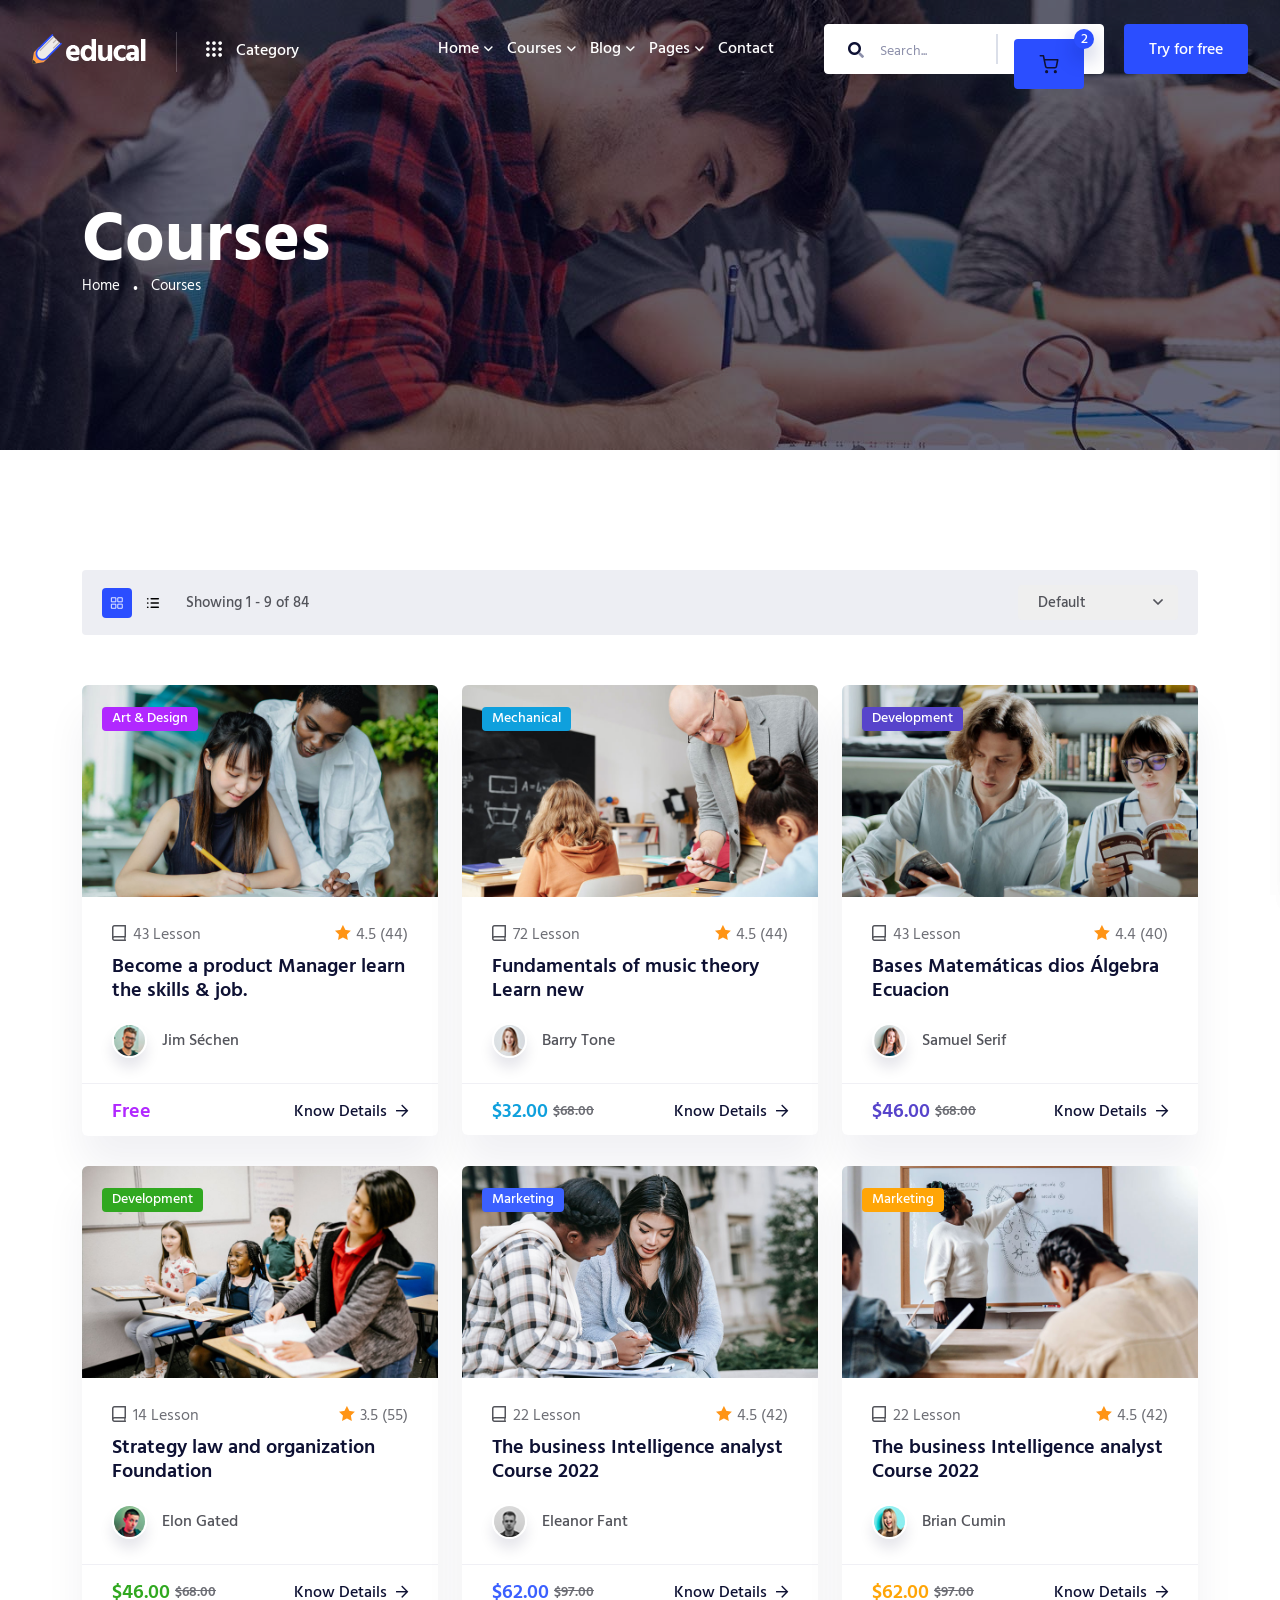
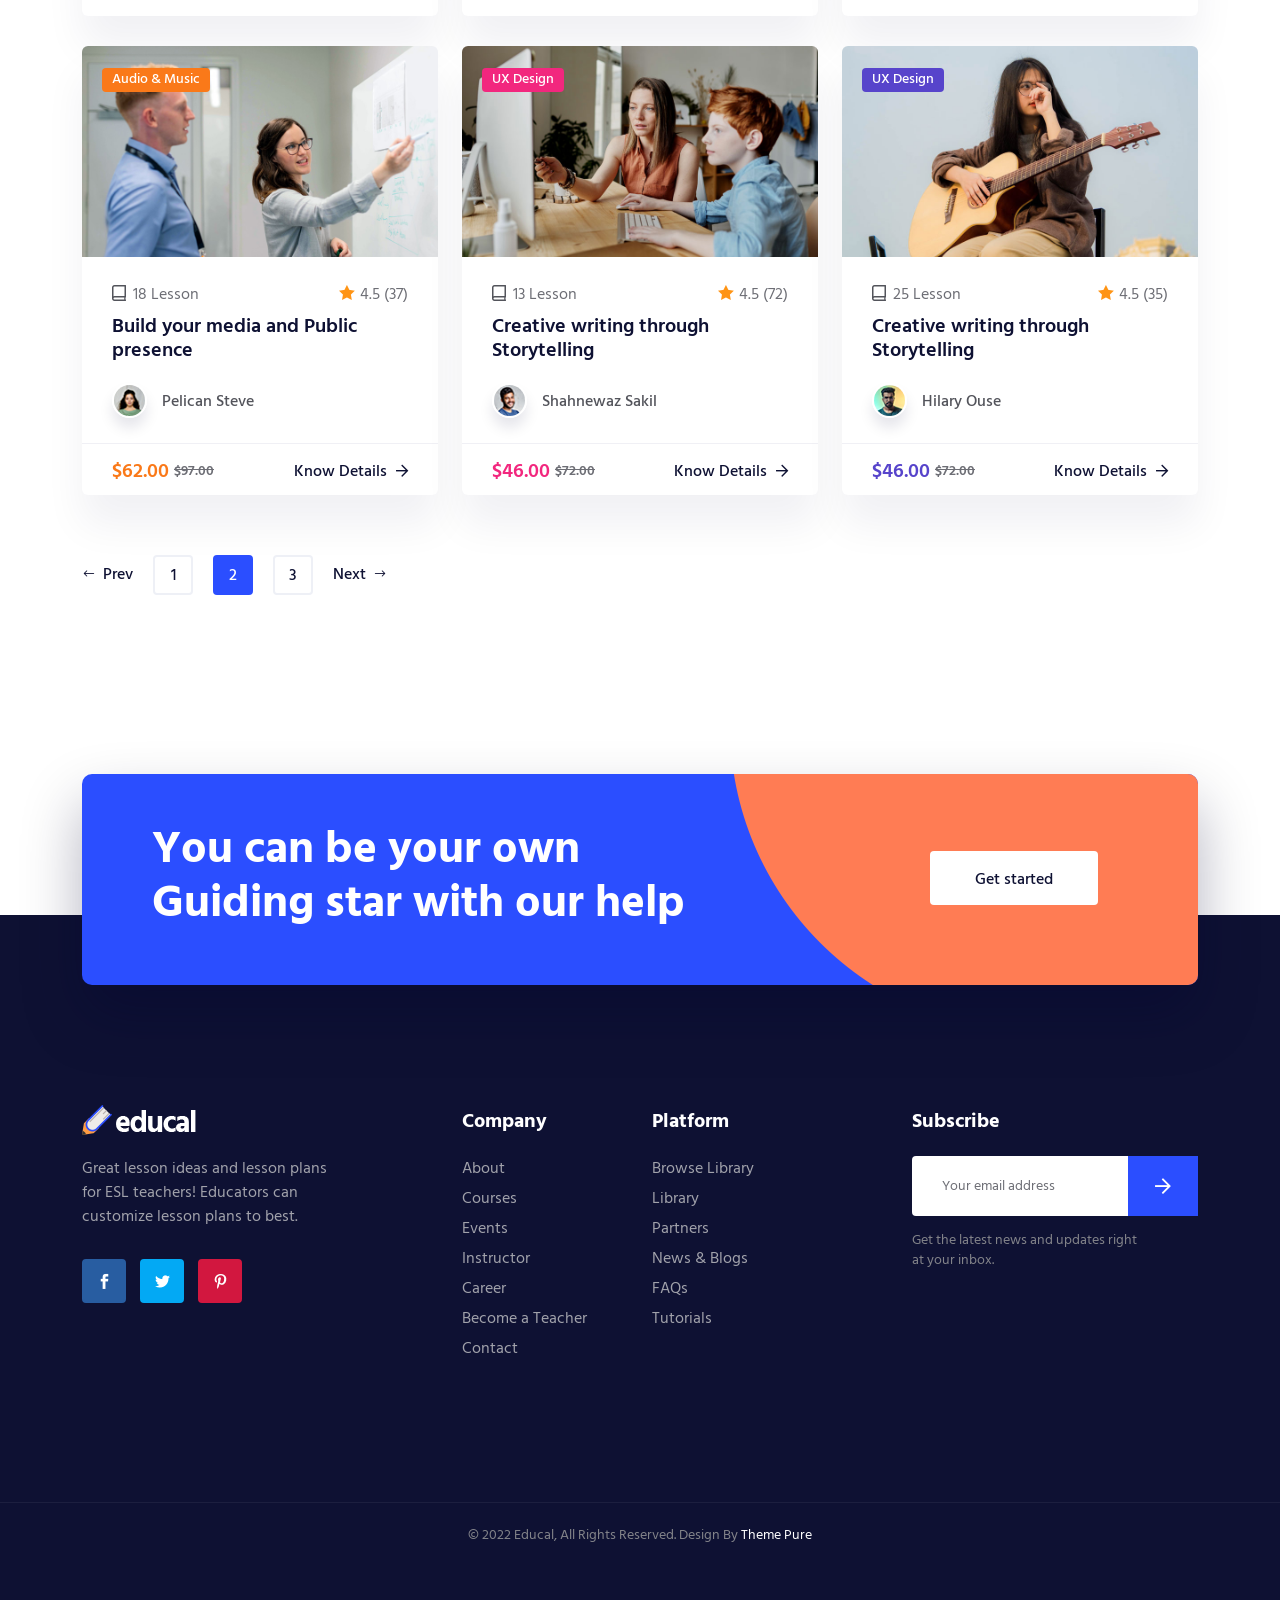
<file: course-grid.html>
<!doctype html>
<html class="no-js" lang="zxx">
   
<!--  course-grid  06:36:47 GMT -->
<head>
      <meta charset="utf-8">
      <meta http-equiv="x-ua-compatible" content="ie=edge">
      <title>Educal – Online Learning and Education HTML5 Template </title>
      <meta name="description" content="">
      <meta name="viewport" content="width=device-width, initial-scale=1">
      <!-- Place favicon.ico in the root directory -->
      <link rel="shortcut icon" type="image/x-icon" href="assets/img/favicon.png">
      <!-- CSS here -->
      <link rel="stylesheet" href="assets/css/preloader.css">
      <link rel="stylesheet" href="assets/css/bootstrap.min.css">
      <link rel="stylesheet" href="assets/css/meanmenu.css">
      <link rel="stylesheet" href="assets/css/animate.min.css">
      <link rel="stylesheet" href="assets/css/owl.carousel.min.css">
      <link rel="stylesheet" href="assets/css/swiper-bundle.css">
      <link rel="stylesheet" href="assets/css/backToTop.css">
      <link rel="stylesheet" href="assets/css/jquery.fancybox.min.css">
      <link rel="stylesheet" href="assets/css/fontAwesome5Pro.css">
      <link rel="stylesheet" href="assets/css/elegantFont.css">
      <link rel="stylesheet" href="assets/css/default.css">
      <link rel="stylesheet" href="assets/css/style.css">
   </head>
   <body>
      <!--[if lte IE 9]>
      <p class="browserupgrade">You are using an <strong>outdated</strong> browser. Please <a href="https://browsehappy.com/">upgrade your browser</a> to improve your experience and security.</p>
      <![endif]-->
      
      <!-- Add your site or application content here -->  

      <!-- pre loader area start -->
      <div id="loading">
         <div id="loading-center">
            <div id="loading-center-absolute">
               <div class="loading-content">
                  <img class="loading-logo-text" src="assets/img/logo/logo-text-2.png" alt="">
                  <div class="loading-stroke">
                     <img class="loading-logo-icon" src="assets/img/logo/logo-icon.png" alt="">
                  </div>
               </div>
            </div>
         </div>  
      </div>
      <!-- pre loader area end -->

      <!-- back to top start -->
      <div class="progress-wrap">
         <svg class="progress-circle svg-content" width="100%" height="100%" viewBox="-1 -1 102 102">
            <path d="M50,1 a49,49 0 0,1 0,98 a49,49 0 0,1 0,-98" />
         </svg>
      </div>
      <!-- back to top end -->

      <!-- header area start -->
      <header>
         <div id="header-sticky" class="header__area header__transparent header__padding header__white">
            <div class="container-fluid">
               <div class="row align-items-center">
                  <div class="col-xxl-3 col-xl-3 col-lg-4 col-md-2 col-sm-4 col-6">
                     <div class="header__left d-flex">
                        <div class="logo">
                           <a href="index.html">
                              <img class="logo-white" src="assets/img/logo/logo-2.png" alt="logo">
                              <img class="logo-black" src="assets/img/logo/logo.png" alt="logo">
                           </a>
                        </div>
                        <div class="header__category d-none d-lg-block">
                           <nav>
                              <ul>
                                 <li>
                                    <a href="course-grid.html" class="cat-menu d-flex align-items-center">
                                       <div class="cat-dot-icon d-inline-block">
                                          <svg viewBox="0 0 276.2 276.2">
                                             <g>
                                                <g>
                                                   <path class="cat-dot" d="M33.1,2.5C15.3,2.5,0.9,17,0.9,34.8s14.5,32.3,32.3,32.3s32.3-14.5,32.3-32.3S51,2.5,33.1,2.5z"/>
                                                   <path class="cat-dot" d="M137.7,2.5c-17.8,0-32.3,14.5-32.3,32.3s14.5,32.3,32.3,32.3c17.8,0,32.3-14.5,32.3-32.3S155.5,2.5,137.7,2.5    z"/>
                                                   <path class="cat-dot" d="M243.9,67.1c17.8,0,32.3-14.5,32.3-32.3S261.7,2.5,243.9,2.5S211.6,17,211.6,34.8S226.1,67.1,243.9,67.1z"/>
                                                   <path class="cat-dot" d="M32.3,170.5c17.8,0,32.3-14.5,32.3-32.3c0-17.8-14.5-32.3-32.3-32.3S0,120.4,0,138.2S14.5,170.5,32.3,170.5z"/>
                                                   <path class="cat-dot" d="M136.8,170.5c17.8,0,32.3-14.5,32.3-32.3c0-17.8-14.5-32.3-32.3-32.3c-17.8,0-32.3,14.5-32.3,32.3    C104.5,156.1,119,170.5,136.8,170.5z"/>
                                                   <path class="cat-dot" d="M243,170.5c17.8,0,32.3-14.5,32.3-32.3c0-17.8-14.5-32.3-32.3-32.3s-32.3,14.5-32.3,32.3    C210.7,156.1,225.2,170.5,243,170.5z"/>
                                                   <path class="cat-dot" d="M33,209.1c-17.8,0-32.3,14.5-32.3,32.3c0,17.8,14.5,32.3,32.3,32.3s32.3-14.5,32.3-32.3S50.8,209.1,33,209.1z    "/>
                                                   <path class="cat-dot" d="M137.6,209.1c-17.8,0-32.3,14.5-32.3,32.3c0,17.8,14.5,32.3,32.3,32.3c17.8,0,32.3-14.5,32.3-32.3    S155.4,209.1,137.6,209.1z"/>
                                                   <path class="cat-dot" d="M243.8,209.1c-17.8,0-32.3,14.5-32.3,32.3c0,17.8,14.5,32.3,32.3,32.3c17.8,0,32.3-14.5,32.3-32.3    S261.6,209.1,243.8,209.1z"/>
                                                </g>
                                             </g>
                                          </svg>
                                       </div>
                                       <span>Category</span>
                                    </a>
                                    <ul class="cat-submenu">
                                       <li><a href="course-details.html">English Learning</a></li>
                                       <li><a href="course-details.html">Web Development</a></li>
                                       <li><a href="course-details.html">Logo Design</a></li>
                                       <li><a href="course-details.html">Motion Graphics</a></li>
                                       <li><a href="course-details.html">Video Edition</a></li>
                                    </ul>
                                 </li>
                              </ul>
                           </nav>
                        </div>
                     </div>
                  </div>
                  <div class="col-xxl-9 col-xl-9 col-lg-8 col-md-10 col-sm-8 col-6">
                     <div class="header__right d-flex justify-content-end align-items-center">
                        <div class="main-menu main-menu-3">
                           <nav id="mobile-menu">
                              <ul>
                                 <li class="has-dropdown">
                                    <a href="index.html">Home</a>
                                    <ul class="submenu">
                                       <li><a href="index.html">Home Style 1</a></li>
                                       <li><a href="index-2.html">Home Style 2</a></li>
                                       <li><a href="index-3.html">Home Style 3</a></li>
                                    </ul>
                                 </li>
                                 <li class="has-dropdown">
                                    <a href="course-grid.html">Courses</a>
                                    <ul class="submenu">
                                       <li><a href="course-grid.html">Courses</a></li>
                                       <li><a href="course-list.html">Course List</a></li>
                                       <li><a href="course-sidebar.html">Course sidebar</a></li>
                                       <li><a href="course-details.html">Course Details</a></li>
                                    </ul>
                                 </li>
                                 <li class="has-dropdown">
                                    <a href="blog.html">Blog</a>
                                    <ul class="submenu">
                                       <li><a href="blog.html">Blog</a></li>
                                       <li><a href="blog-details.html">Blog Details</a></li>
                                    </ul>
                                 </li>
                                 <li class="has-dropdown">
                                    <a href="course-grid.html">Pages</a>
                                    <ul class="submenu">
                                       <li><a href="about.html">About</a></li>
                                       <li><a href="instructor.html">Instructor</a></li>
                                       <li><a href="instructor-details.html">Instructor Details</a></li>
                                       <li><a href="event-details.html">Event Details</a></li>
                                       <li><a href="cart.html">My Cart</a></li>
                                       <li><a href="wishlist.html">My Wishlist</a></li>
                                       <li><a href="checkout.html">checkout</a></li>
                                       <li><a href="sign-in.html">Sign In</a></li>
                                       <li><a href="sign-up.html">Sign Up</a></li>
                                       <li><a href="error.html">Error</a></li>
                                    </ul>
                                 </li>
                                 <li><a href="contact.html">Contact</a></li>
                              </ul>
                           </nav>
                        </div>
                        <div class="header__search p-relative ml-50 d-none d-md-block">
                           <form action="#">
                              <input type="text" placeholder="Search...">
                              <button type="submit"><i class="fad fa-search"></i></button>
                           </form>
                           <div class="header__cart">
                              <a href="javascript:void(0);" class="cart-toggle-btn">
                                 <div class="header__cart-icon">
                                    <svg viewBox="0 0 24 24">
                                       <circle class="st0" cx="9" cy="21" r="1"/>
                                       <circle class="st0" cx="20" cy="21" r="1"/>
                                       <path class="st0" d="M1,1h4l2.7,13.4c0.2,1,1,1.6,2,1.6h9.7c1,0,1.8-0.7,2-1.6L23,6H6"/>
                                    </svg>
                                 </div>
                                 <span class="cart-item">2</span>
                              </a>
                           </div>
                        </div>
                        <div class="header__btn ml-20 d-none d-sm-block">
                           <a href="contact.html" class="e-btn">Try for free</a>
                        </div>
                        <div class="sidebar__menu d-xl-none">
                           <div class="sidebar-toggle-btn ml-30" id="sidebar-toggle">
                               <span class="line"></span>
                               <span class="line"></span>
                               <span class="line"></span>
                           </div>
                       </div>
                     </div>
                  </div>
               </div>
            </div>
         </div>
      </header>
      <!-- header area end -->

      <!-- cart mini area start -->
      <div class="cartmini__area">
         <div class="cartmini__wrapper">
            <div class="cartmini__title">
               <h4>Shopping cart</h4>
            </div>
            <div class="cartmini__close">
               <button type="button" class="cartmini__close-btn"><i class="fal fa-times"></i></button>
            </div>
            <div class="cartmini__widget">
               <div class="cartmini__inner">
                  <ul>
                     <li>
                        <div class="cartmini__thumb">
                           <a href="#">
                              <img src="assets/img/course/sm/cart-1.jpg" alt="">
                           </a>
                        </div>
                        <div class="cartmini__content">
                           <h5><a href="#">Strategy law and organization Foundation </a></h5>
                           <div class="product-quantity mt-10 mb-10">
                              <span class="cart-minus">-</span>
                              <input class="cart-input" type="text" value="1"/>
                              <span class="cart-plus">+</span>
                           </div>
                           <div class="product__sm-price-wrapper">
                              <span class="product__sm-price">$46.00</span>
                           </div>
                        </div>
                        <a href="#" class="cartmini__del"><i class="fal fa-times"></i></a>
                     </li>
                     <li>
                        <div class="cartmini__thumb">
                           <a href="#">
                              <img src="assets/img/course/sm/cart-2.jpg" alt="">
                           </a>
                        </div>
                        <div class="cartmini__content">
                           <h5><a href="#">Fundamentals of music theory Learn new</a></h5>
                           <div class="product-quantity mt-10 mb-10">
                              <span class="cart-minus">-</span>
                              <input class="cart-input" type="text" value="1"/>
                              <span class="cart-plus">+</span>
                           </div>
                           <div class="product__sm-price-wrapper">
                              <span class="product__sm-price">$32.00</span>
                           </div>
                        </div>
                        <a href="#" class="cartmini__del"><i class="fal fa-times"></i></a>
                     </li>
                     <li>
                        <div class="cartmini__thumb">
                           <a href="#">
                              <img src="assets/img/course/sm/cart-3.jpg" alt="">
                           </a>
                        </div>
                        <div class="cartmini__content">
                           <h5><a href="#">Strategy law and organization Foundation </a></h5>
                           <div class="product-quantity mt-10 mb-10">
                              <span class="cart-minus">-</span>
                              <input class="cart-input" type="text" value="1"/>
                              <span class="cart-plus">+</span>
                           </div>
                           <div class="product__sm-price-wrapper">
                              <span class="product__sm-price">$62.00</span>
                           </div>
                        </div>
                        <a href="#" class="cartmini__del"><i class="fal fa-times"></i></a>
                     </li>
                  </ul>
               </div>
               <div class="cartmini__checkout">
                  <div class="cartmini__checkout-title mb-30">
                     <h4>Subtotal:</h4>
                     <span>$113.00</span>
                  </div>
                  <div class="cartmini__checkout-btn">
                     <a href="cart.html" class="e-btn e-btn-border mb-10 w-100"> <span></span> view cart</a>
                     <a href="checkout.html" class="e-btn w-100"> <span></span> checkout</a>
                  </div>
               </div>
            </div>
         </div>
      </div>
      <div class="body-overlay"></div>
      <!-- cart mini area end -->


      <!-- sidebar area start -->
      <div class="sidebar__area">
         <div class="sidebar__wrapper">
            <div class="sidebar__close">
               <button class="sidebar__close-btn" id="sidebar__close-btn">
               <span><i class="fal fa-times"></i></span>
               <span>close</span>
               </button>
            </div>
            <div class="sidebar__content">
               <div class="logo mb-40">
                  <a href="index.html">
                  <img src="assets/img/logo/logo.png" alt="logo">
                  </a>
               </div>
               <div class="mobile-menu fix"></div>

               <div class="sidebar__search p-relative mt-40 ">
                  <form action="#">
                     <input type="text" placeholder="Search...">
                     <button type="submit"><i class="fad fa-search"></i></button>
                  </form>
               </div>
               <div class="sidebar__cart mt-30">
                  <a href="#">
                     <div class="header__cart-icon">
                        <svg viewBox="0 0 24 24">
                           <circle class="st0" cx="9" cy="21" r="1"/>
                           <circle class="st0" cx="20" cy="21" r="1"/>
                           <path class="st0" d="M1,1h4l2.7,13.4c0.2,1,1,1.6,2,1.6h9.7c1,0,1.8-0.7,2-1.6L23,6H6"/>
                        </svg>
                     </div>
                     <span class="cart-item">2</span>
                  </a>
               </div>
            </div>
         </div>
      </div>
      <!-- sidebar area end -->      
      <div class="body-overlay"></div>
      <!-- sidebar area end -->

      <main>

         <!-- page title area start -->
         <section class="page__title-area page__title-height page__title-overlay d-flex align-items-center" data-background="assets/img/page-title/page-title.jpg">
            <div class="container">
               <div class="row">
                  <div class="col-xxl-12">
                     <div class="page__title-wrapper mt-110">
                        <h3 class="page__title">Courses</h3>                         
                        <nav aria-label="breadcrumb">
                           <ol class="breadcrumb">
                              <li class="breadcrumb-item"><a href="index.html">Home</a></li>
                              <li class="breadcrumb-item active" aria-current="page">Courses</li>
                           </ol>
                        </nav>
                     </div>
                  </div>
               </div>
            </div>
         </section>
         <!-- page title area end -->

         <!-- course area start -->
         <section class="course__area pt-120 pb-120">
            <div class="container">
               <div class="course__tab-inner grey-bg-2 mb-50">
                  <div class="row align-items-center">
                     <div class="col-xxl-6 col-xl-6 col-lg-6 col-md-6 col-sm-6">
                        <div class="course__tab-wrapper d-flex align-items-center">
                           <div class="course__tab-btn">
                              <ul class="nav nav-tabs" id="courseTab" role="tablist">
                                 <li class="nav-item" role="presentation">
                                   <button class="nav-link active" id="grid-tab" data-bs-toggle="tab" data-bs-target="#grid" type="button" role="tab" aria-controls="grid" aria-selected="true">
                                    <svg class="grid" viewBox="0 0 24 24">
                                       <rect x="3" y="3" class="st0" width="7" height="7"/>
                                       <rect x="14" y="3" class="st0" width="7" height="7"/>
                                       <rect x="14" y="14" class="st0" width="7" height="7"/>
                                       <rect x="3" y="14" class="st0" width="7" height="7"/>
                                       </svg>
                                   </button>
                                 </li>
                                 <li class="nav-item" role="presentation">
                                   <button class="nav-link list" id="list-tab" data-bs-toggle="tab" data-bs-target="#list" type="button" role="tab" aria-controls="list" aria-selected="false">
                                    <svg class="list" viewBox="0 0 512 512">
                                       <g id="Layer_2_1_">
                                          <path class="st0" d="M448,69H192c-17.7,0-32,13.9-32,31s14.3,31,32,31h256c17.7,0,32-13.9,32-31S465.7,69,448,69z"/>
                                          <circle class="st0" cx="64" cy="100" r="31"/>
                                          <path class="st0" d="M448,225H192c-17.7,0-32,13.9-32,31s14.3,31,32,31h256c17.7,0,32-13.9,32-31S465.7,225,448,225z"/>
                                          <circle class="st0" cx="64" cy="256" r="31"/>
                                          <path class="st0" d="M448,381H192c-17.7,0-32,13.9-32,31s14.3,31,32,31h256c17.7,0,32-13.9,32-31S465.7,381,448,381z"/>
                                          <circle class="st0" cx="64" cy="412" r="31"/>
                                       </g>
                                       </svg>
                                   </button>
                                 </li>
                              </ul>
                           </div>
                           <div class="course__view">
                              <h4>Showing 1 - 9 of 84</h4>
                           </div>
                        </div>
                     </div>
                     <div class="col-xxl-6 col-xl-6 col-lg-6 col-md-6 col-sm-6">
                        <div class="course__sort d-flex justify-content-sm-end">
                           <div class="course__sort-inner">
                              <select>
                                 <option>Default</option>
                                 <option>Option 1</option>
                                 <option>Option 2</option>
                                 <option>Option 3</option>
                                 <option>Option 4</option>
                                 <option>Option 5</option>
                                 <option>Option 6</option>
                              </select>
                           </div>
                        </div>
                     </div>
                  </div>
               </div>
               <div class="row">
                  <div class="col-xxl-12">
                     <div class="course__tab-conent">
                        <div class="tab-content" id="courseTabContent">
                           <div class="tab-pane fade show active" id="grid" role="tabpanel" aria-labelledby="grid-tab">
                              <div class="row">
                                 <div class="col-xxl-4 col-xl-4 col-lg-4 col-md-6">
                                    <div class="course__item white-bg mb-30 fix">
                                       <div class="course__thumb w-img p-relative fix">
                                          <a href="course-details.html">
                                             <img src="assets/img/course/course-1.jpg" alt="">
                                          </a>
                                          <div class="course__tag">
                                             <a href="#">Art & Design</a>
                                          </div>
                                       </div>
                                       <div class="course__content">
                                          <div class="course__meta d-flex align-items-center justify-content-between">
                                             <div class="course__lesson">
                                                <span><i class="far fa-book-alt"></i>43 Lesson</span>
                                             </div>
                                             <div class="course__rating">
                                                <span><i class="icon_star"></i>4.5 (44)</span>
                                             </div>
                                          </div>
                                          <h3 class="course__title"><a href="course-details.html">Become a product Manager learn the skills & job.</a></h3>
                                          <div class="course__teacher d-flex align-items-center">
                                             <div class="course__teacher-thumb mr-15">
                                                <img src="assets/img/course/teacher/teacher-1.jpg" alt="">
                                             </div>
                                             <h6><a href="instructor-details.html">Jim Séchen</a></h6>
                                          </div>
                                       </div>
                                       <div class="course__more d-flex justify-content-between align-items-center">
                                          <div class="course__status">
                                             <span>Free</span>
                                          </div>
                                          <div class="course__btn">
                                             <a href="course-details.html" class="link-btn">
                                                Know Details
                                                <i class="far fa-arrow-right"></i>
                                                <i class="far fa-arrow-right"></i>
                                             </a>
                                          </div>
                                       </div>
                                    </div>
                                 </div>
                                 <div class="col-xxl-4 col-xl-4 col-lg-4 col-md-6">
                                    <div class="course__item white-bg mb-30 fix">
                                       <div class="course__thumb w-img p-relative fix">
                                          <a href="course-details.html">
                                             <img src="assets/img/course/course-2.jpg" alt="">
                                          </a>
                                          <div class="course__tag">
                                             <a href="#" class="sky-blue">Mechanical</a>
                                          </div>
                                       </div>
                                       <div class="course__content">
                                          <div class="course__meta d-flex align-items-center justify-content-between">
                                             <div class="course__lesson">
                                                <span><i class="far fa-book-alt"></i>72 Lesson</span>
                                             </div>
                                             <div class="course__rating">
                                                <span><i class="icon_star"></i>4.5 (44)</span>
                                             </div>
                                          </div>
                                          <h3 class="course__title"><a href="course-details.html">Fundamentals of music theory Learn new</a></h3>
                                          <div class="course__teacher d-flex align-items-center">
                                             <div class="course__teacher-thumb mr-15">
                                                <img src="assets/img/course/teacher/teacher-2.jpg" alt="">
                                             </div>
                                             <h6><a href="instructor-details.html">Barry Tone</a></h6>
                                          </div>
                                       </div>
                                       <div class="course__more d-flex justify-content-between align-items-center">
                                          <div class="course__status d-flex align-items-center">
                                             <span class="sky-blue">$32.00</span>
                                             <span class="old-price">$68.00</span>
                                          </div>
                                          <div class="course__btn">
                                             <a href="course-details.html" class="link-btn">
                                                Know Details
                                                <i class="far fa-arrow-right"></i>
                                                <i class="far fa-arrow-right"></i>
                                             </a>
                                          </div>
                                       </div>
                                    </div>
                                 </div>
                                 <div class="col-xxl-4 col-xl-4 col-lg-4 col-md-6">
                                    <div class="course__item white-bg mb-30 fix">
                                       <div class="course__thumb w-img p-relative fix">
                                          <a href="course-details.html">
                                             <img src="assets/img/course/course-7.jpg" alt="">
                                          </a>
                                          <div class="course__tag">
                                             <a href="#" class="blue-2">Development</a>
                                          </div>
                                       </div>
                                       <div class="course__content">
                                          <div class="course__meta d-flex align-items-center justify-content-between">
                                             <div class="course__lesson">
                                                <span><i class="far fa-book-alt"></i>43 Lesson</span>
                                             </div>
                                             <div class="course__rating">
                                                <span><i class="icon_star"></i>4.4 (40)</span>
                                             </div>
                                          </div>
                                          <h3 class="course__title"><a href="course-details.html">Bases Matemáticas dios Álgebra Ecuacion</a></h3>
                                          <div class="course__teacher d-flex align-items-center">
                                             <div class="course__teacher-thumb mr-15">
                                                <img src="assets/img/course/teacher/teacher-7.jpg" alt="">
                                             </div>
                                             <h6><a href="instructor-details.html">Samuel Serif</a></h6>
                                          </div>
                                       </div>
                                       <div class="course__more d-flex justify-content-between align-items-center">
                                          <div class="course__status d-flex align-items-center">
                                             <span class="blue-2">$46.00</span>
                                             <span class="old-price">$68.00</span>
                                          </div>
                                          <div class="course__btn">
                                             <a href="course-details.html" class="link-btn">
                                                Know Details
                                                <i class="far fa-arrow-right"></i>
                                                <i class="far fa-arrow-right"></i>
                                             </a>
                                          </div>
                                       </div>
                                    </div>
                                 </div>
                                 <div class="col-xxl-4 col-xl-4 col-lg-4 col-md-6">
                                    <div class="course__item white-bg mb-30 fix">
                                       <div class="course__thumb w-img p-relative fix">
                                          <a href="course-details.html">
                                             <img src="assets/img/course/course-3.jpg" alt="">
                                          </a>
                                          <div class="course__tag">
                                             <a href="#" class="green">Development</a>
                                          </div>
                                       </div>
                                       <div class="course__content">
                                          <div class="course__meta d-flex align-items-center justify-content-between">
                                             <div class="course__lesson">
                                                <span><i class="far fa-book-alt"></i>14 Lesson</span>
                                             </div>
                                             <div class="course__rating">
                                                <span><i class="icon_star"></i>3.5 (55)</span>
                                             </div>
                                          </div>
                                          <h3 class="course__title"><a href="course-details.html">Strategy law and organization Foundation</a></h3>
                                          <div class="course__teacher d-flex align-items-center">
                                             <div class="course__teacher-thumb mr-15">
                                                <img src="assets/img/course/teacher/teacher-3.jpg" alt="">
                                             </div>
                                             <h6><a href="instructor-details.html">Elon Gated</a></h6>
                                          </div>
                                       </div>
                                       <div class="course__more d-flex justify-content-between align-items-center">
                                          <div class="course__status d-flex align-items-center">
                                             <span class="green">$46.00</span>
                                             <span class="old-price">$68.00</span>
                                          </div>
                                          <div class="course__btn">
                                             <a href="course-details.html" class="link-btn">
                                                Know Details
                                                <i class="far fa-arrow-right"></i>
                                                <i class="far fa-arrow-right"></i>
                                             </a>
                                          </div>
                                       </div>
                                    </div>
                                 </div>
                                 <div class="col-xxl-4 col-xl-4 col-lg-4 col-md-6">
                                    <div class="course__item white-bg mb-30 fix">
                                       <div class="course__thumb w-img p-relative fix">
                                          <a href="course-details.html">
                                             <img src="assets/img/course/course-4.jpg" alt="">
                                          </a>
                                          <div class="course__tag">
                                             <a href="#" class="blue">Marketing</a>
                                          </div>
                                       </div>
                                       <div class="course__content">
                                          <div class="course__meta d-flex align-items-center justify-content-between">
                                             <div class="course__lesson">
                                                <span><i class="far fa-book-alt"></i>22 Lesson</span>
                                             </div>
                                             <div class="course__rating">
                                                <span><i class="icon_star"></i>4.5 (42)</span>
                                             </div>
                                          </div>
                                          <h3 class="course__title"><a href="course-details.html">The business Intelligence analyst Course 2022</a></h3>
                                          <div class="course__teacher d-flex align-items-center">
                                             <div class="course__teacher-thumb mr-15">
                                                <img src="assets/img/course/teacher/teacher-4.jpg" alt="">
                                             </div>
                                             <h6><a href="instructor-details.html">Eleanor Fant</a></h6>
                                          </div>
                                       </div>
                                       <div class="course__more d-flex justify-content-between align-items-center">
                                          <div class="course__status d-flex align-items-center">
                                             <span class="blue">$62.00</span>
                                             <span class="old-price">$97.00</span>
                                          </div>
                                          <div class="course__btn">
                                             <a href="course-details.html" class="link-btn">
                                                Know Details
                                                <i class="far fa-arrow-right"></i>
                                                <i class="far fa-arrow-right"></i>
                                             </a>
                                          </div>
                                       </div>
                                    </div>
                                 </div>
                                 <div class="col-xxl-4 col-xl-4 col-lg-4 col-md-6">
                                    <div class="course__item white-bg mb-30 fix">
                                       <div class="course__thumb w-img p-relative fix">
                                          <a href="course-details.html">
                                             <img src="assets/img/course/course-8.jpg" alt="">
                                          </a>
                                          <div class="course__tag">
                                             <a href="#" class="yellow">Marketing</a>
                                          </div>
                                       </div>
                                       <div class="course__content">
                                          <div class="course__meta d-flex align-items-center justify-content-between">
                                             <div class="course__lesson">
                                                <span><i class="far fa-book-alt"></i>22 Lesson</span>
                                             </div>
                                             <div class="course__rating">
                                                <span><i class="icon_star"></i>4.5 (42)</span>
                                             </div>
                                          </div>
                                          <h3 class="course__title"><a href="course-details.html">The business Intelligence analyst Course 2022</a></h3>
                                          <div class="course__teacher d-flex align-items-center">
                                             <div class="course__teacher-thumb mr-15">
                                                <img src="assets/img/course/teacher/teacher-8.jpg" alt="">
                                             </div>
                                             <h6><a href="instructor-details.html">Brian Cumin</a></h6>
                                          </div>
                                       </div>
                                       <div class="course__more d-flex justify-content-between align-items-center">
                                          <div class="course__status d-flex align-items-center">
                                             <span class="yellow">$62.00</span>
                                             <span class="old-price">$97.00</span>
                                          </div>
                                          <div class="course__btn">
                                             <a href="course-details.html" class="link-btn">
                                                Know Details
                                                <i class="far fa-arrow-right"></i>
                                                <i class="far fa-arrow-right"></i>
                                             </a>
                                          </div>
                                       </div>
                                    </div>
                                 </div>
                                 <div class="col-xxl-4 col-xl-4 col-lg-4 col-md-6">
                                    <div class="course__item white-bg mb-30 fix">
                                       <div class="course__thumb w-img p-relative fix">
                                          <a href="course-details.html">
                                             <img src="assets/img/course/course-5.jpg" alt="">
                                          </a>
                                          <div class="course__tag">
                                             <a href="#" class="orange">Audio & Music</a>
                                          </div>
                                       </div>
                                       <div class="course__content">
                                          <div class="course__meta d-flex align-items-center justify-content-between">
                                             <div class="course__lesson">
                                                <span><i class="far fa-book-alt"></i>18 Lesson</span>
                                             </div>
                                             <div class="course__rating">
                                                <span><i class="icon_star"></i>4.5 (37)</span>
                                             </div>
                                          </div>
                                          <h3 class="course__title"><a href="course-details.html">Build your media and Public presence</a></h3>
                                          <div class="course__teacher d-flex align-items-center">
                                             <div class="course__teacher-thumb mr-15">
                                                <img src="assets/img/course/teacher/teacher-5.jpg" alt="">
                                             </div>
                                             <h6><a href="instructor-details.html">Pelican Steve</a></h6>
                                          </div>
                                       </div>
                                       <div class="course__more d-flex justify-content-between align-items-center">
                                          <div class="course__status d-flex align-items-center">
                                             <span class="orange">$62.00</span>
                                             <span class="old-price">$97.00</span>
                                          </div>
                                          <div class="course__btn">
                                             <a href="course-details.html" class="link-btn">
                                                Know Details
                                                <i class="far fa-arrow-right"></i>
                                                <i class="far fa-arrow-right"></i>
                                             </a>
                                          </div>
                                       </div>
                                    </div>
                                 </div>
                                 <div class="col-xxl-4 col-xl-4 col-lg-4 col-md-6">
                                    <div class="course__item white-bg mb-30 fix">
                                       <div class="course__thumb w-img p-relative fix">
                                          <a href="course-details.html">
                                             <img src="assets/img/course/course-6.jpg" alt="">
                                          </a>
                                          <div class="course__tag">
                                             <a href="#" class="pink">UX Design</a>
                                          </div>
                                       </div>
                                       <div class="course__content">
                                          <div class="course__meta d-flex align-items-center justify-content-between">
                                             <div class="course__lesson">
                                                <span><i class="far fa-book-alt"></i>13 Lesson</span>
                                             </div>
                                             <div class="course__rating">
                                                <span><i class="icon_star"></i>4.5 (72)</span>
                                             </div>
                                          </div>
                                          <h3 class="course__title"><a href="course-details.html">Creative writing through Storytelling</a></h3>
                                          <div class="course__teacher d-flex align-items-center">
                                             <div class="course__teacher-thumb mr-15">
                                                <img src="assets/img/course/teacher/teacher-6.jpg" alt="">
                                             </div>
                                             <h6><a href="instructor-details.html">Shahnewaz Sakil</a></h6>
                                          </div>
                                       </div>
                                       <div class="course__more d-flex justify-content-between align-items-center">
                                          <div class="course__status d-flex align-items-center">
                                             <span class="pink">$46.00</span>
                                             <span class="old-price">$72.00</span>
                                          </div>
                                          <div class="course__btn">
                                             <a href="course-details.html" class="link-btn">
                                                Know Details
                                                <i class="far fa-arrow-right"></i>
                                                <i class="far fa-arrow-right"></i>
                                             </a>
                                          </div>
                                       </div>
                                    </div>
                                 </div>
                                 <div class="col-xxl-4 col-xl-4 col-lg-4 col-md-6">
                                    <div class="course__item white-bg mb-30 fix">
                                       <div class="course__thumb w-img p-relative fix">
                                          <a href="course-details.html">
                                             <img src="assets/img/course/course-9.jpg" alt="">
                                          </a>
                                          <div class="course__tag">
                                             <a href="#" class="blue-2">UX Design</a>
                                          </div>
                                       </div>
                                       <div class="course__content">
                                          <div class="course__meta d-flex align-items-center justify-content-between">
                                             <div class="course__lesson">
                                                <span><i class="far fa-book-alt"></i>25 Lesson</span>
                                             </div>
                                             <div class="course__rating">
                                                <span><i class="icon_star"></i>4.5 (35)</span>
                                             </div>
                                          </div>
                                          <h3 class="course__title"><a href="course-details.html">Creative writing through Storytelling</a></h3>
                                          <div class="course__teacher d-flex align-items-center">
                                             <div class="course__teacher-thumb mr-15">
                                                <img src="assets/img/course/teacher/teacher-9.jpg" alt="">
                                             </div>
                                             <h6><a href="instructor-details.html">Hilary Ouse</a></h6>
                                          </div>
                                       </div>
                                       <div class="course__more d-flex justify-content-between align-items-center">
                                          <div class="course__status d-flex align-items-center">
                                             <span class="blue-2">$46.00</span>
                                             <span class="old-price">$72.00</span>
                                          </div>
                                          <div class="course__btn">
                                             <a href="course-details.html" class="link-btn">
                                                Know Details
                                                <i class="far fa-arrow-right"></i>
                                                <i class="far fa-arrow-right"></i>
                                             </a>
                                          </div>
                                       </div>
                                    </div>
                                 </div>
                              </div>
                           </div>
                           <div class="tab-pane fade" id="list" role="tabpanel" aria-labelledby="list-tab">
                              <div class="row">
                                 <div class="col-xxl-12">
                                    <div class="course__item white-bg mb-30 fix">
                                       <div class="row gx-0">
                                          <div class="col-xxl-4 col-xl-4 col-lg-4">
                                             <div class="course__thumb course__thumb-list w-img p-relative fix">
                                                <a href="course-details.html">
                                                   <img src="assets/img/course/list/course-1.jpg" alt="">
                                                </a>
                                                <div class="course__tag">
                                                   <a href="#">Art & Design</a>
                                                </div>
                                             </div>
                                          </div>
                                          <div class="col-xxl-8 col-xl-8 col-lg-8">
                                             <div class="course__right">
                                                <div class="course__content course__content-3">
                                                   <div class="course__meta d-flex align-items-center">
                                                      <div class="course__lesson mr-20">
                                                         <span><i class="far fa-book-alt"></i>43 Lesson</span>
                                                      </div>
                                                      <div class="course__rating">
                                                         <span><i class="icon_star"></i>4.5 (44)</span>
                                                      </div>
                                                   </div>
                                                   <h3 class="course__title course__title-3">
                                                      <a href="course-details.html">Become a product Manager learn the skills & job.</a>
                                                   </h3>
                                                   <div class="course__summary">
                                                      <p>Communia virtutes tutiorem declarat stoicorum sanabat oblivisci nostris tamquam iucunditatem</p>
                                                   </div>
                                                   <div class="course__teacher d-flex align-items-center">
                                                      <div class="course__teacher-thumb mr-15">
                                                         <img src="assets/img/course/teacher/teacher-1.jpg" alt="">
                                                      </div>
                                                      <h6><a href="instructor-details.html">Jim Séchen</a></h6>
                                                   </div>
                                                </div>
                                                <div class="course__more course__more-2 d-flex justify-content-between align-items-center">
                                                   <div class="course__status">
                                                      <span>Free</span>
                                                   </div>
                                                   <div class="course__btn">
                                                      <a href="course-details.html" class="link-btn">
                                                         Know Details
                                                         <i class="far fa-arrow-right"></i>
                                                         <i class="far fa-arrow-right"></i>
                                                      </a>
                                                   </div>
                                                </div>
                                             </div>
                                          </div>
                                       </div>
                                    </div>
                                 </div>                                                           
                                 <div class="col-xxl-12">
                                    <div class="course__item white-bg mb-30 fix">
                                       <div class="row gx-0">
                                          <div class="col-xxl-4 col-xl-4 col-lg-4">
                                             <div class="course__thumb course__thumb-list w-img p-relative fix">
                                                <a href="course-details.html">
                                                   <img src="assets/img/course/list/course-2.jpg" alt="">
                                                </a>
                                                <div class="course__tag">
                                                   <a href="#" class="sky-blue">Art & Design</a>
                                                </div>
                                             </div>
                                          </div>
                                          <div class="col-xxl-8 col-xl-8 col-lg-8">
                                             <div class="course__right">
                                                <div class="course__content course__content-3">
                                                   <div class="course__meta d-flex align-items-center">
                                                      <div class="course__lesson mr-20">
                                                         <span><i class="far fa-book-alt"></i>72 Lesson</span>
                                                      </div>
                                                      <div class="course__rating">
                                                         <span><i class="icon_star"></i>4.5 (44)</span>
                                                      </div>
                                                   </div>
                                                   <h3 class="course__title course__title-3">
                                                      <a href="course-details.html">Fundamentals of music theory Learn new.</a>
                                                   </h3>
                                                   <div class="course__summary">
                                                      <p>Communia virtutes tutiorem declarat stoicorum sanabat oblivisci nostris tamquam iucunditatem</p>
                                                   </div>
                                                   <div class="course__teacher d-flex align-items-center">
                                                      <div class="course__teacher-thumb mr-15">
                                                         <img src="assets/img/course/teacher/teacher-2.jpg" alt="">
                                                      </div>
                                                      <h6><a href="instructor-details.html">Barry Tone</a></h6>
                                                   </div>
                                                </div>
                                                <div class="course__more course__more-2 d-flex justify-content-between align-items-center">
                                                   <div class="course__status d-flex align-items-center">
                                                      <span class="sky-blue">$32.00</span>
                                                      <span class="old-price">$68.00</span>
                                                   </div>
                                                   <div class="course__btn">
                                                      <a href="course-details.html" class="link-btn">
                                                         Know Details
                                                         <i class="far fa-arrow-right"></i>
                                                         <i class="far fa-arrow-right"></i>
                                                      </a>
                                                   </div>
                                                </div>
                                             </div>
                                          </div>
                                       </div>
                                    </div>
                                 </div>                                                           
                                 <div class="col-xxl-12">
                                    <div class="course__item white-bg mb-30 fix">
                                       <div class="row gx-0">
                                          <div class="col-xxl-4 col-xl-4 col-lg-4">
                                             <div class="course__thumb course__thumb-list w-img p-relative fix">
                                                <a href="course-details.html">
                                                   <img src="assets/img/course/list/course-3.jpg" alt="">
                                                </a>
                                                <div class="course__tag">
                                                   <a href="#" class="blue-2">Art & Design</a>
                                                </div>
                                             </div>
                                          </div>
                                          <div class="col-xxl-8 col-xl-8 col-lg-8">
                                             <div class="course__right">
                                                <div class="course__content course__content-3">
                                                   <div class="course__meta d-flex align-items-center">
                                                      <div class="course__lesson mr-20">
                                                         <span><i class="far fa-book-alt"></i>14 Lesson</span>
                                                      </div>
                                                      <div class="course__rating">
                                                         <span><i class="icon_star"></i>3.5 (32)</span>
                                                      </div>
                                                   </div>
                                                   <h3 class="course__title course__title-3">
                                                      <a href="course-details.html">Strategy law and organization Foundation</a>
                                                   </h3>
                                                   <div class="course__summary">
                                                      <p>Communia virtutes tutiorem declarat stoicorum sanabat oblivisci nostris tamquam iucunditatem</p>
                                                   </div>
                                                   <div class="course__teacher d-flex align-items-center">
                                                      <div class="course__teacher-thumb mr-15">
                                                         <img src="assets/img/course/teacher/teacher-3.jpg" alt="">
                                                      </div>
                                                      <h6><a href="instructor-details.html">Elon Gated</a></h6>
                                                   </div>
                                                </div>
                                                <div class="course__more course__more-2 d-flex justify-content-between align-items-center">
                                                   <div class="course__status d-flex align-items-center">
                                                      <span class="blue-2">$46.00</span>
                                                      <span class="old-price">$68.00</span>
                                                   </div>
                                                   <div class="course__btn">
                                                      <a href="course-details.html" class="link-btn">
                                                         Know Details
                                                         <i class="far fa-arrow-right"></i>
                                                         <i class="far fa-arrow-right"></i>
                                                      </a>
                                                   </div>
                                                </div>
                                             </div>
                                          </div>
                                       </div>
                                    </div>
                                 </div>                                                           
                                 <div class="col-xxl-12">
                                    <div class="course__item white-bg mb-30 fix">
                                       <div class="row gx-0">
                                          <div class="col-xxl-4 col-xl-4 col-lg-4">
                                             <div class="course__thumb course__thumb-list w-img p-relative fix">
                                                <a href="course-details.html">
                                                   <img src="assets/img/course/list/course-4.jpg" alt="">
                                                </a>
                                                <div class="course__tag">
                                                   <a href="#" class="green">Art & Design</a>
                                                </div>
                                             </div>
                                          </div>
                                          <div class="col-xxl-8 col-xl-8 col-lg-8">
                                             <div class="course__right">
                                                <div class="course__content course__content-3">
                                                   <div class="course__meta d-flex align-items-center">
                                                      <div class="course__lesson mr-20">
                                                         <span><i class="far fa-book-alt"></i>14 Lesson</span>
                                                      </div>
                                                      <div class="course__rating">
                                                         <span><i class="icon_star"></i>3.5 (32)</span>
                                                      </div>
                                                   </div>
                                                   <h3 class="course__title course__title-3">
                                                      <a href="course-details.html">The business Intelligence analyst Course 2022</a>
                                                   </h3>
                                                   <div class="course__summary">
                                                      <p>Communia virtutes tutiorem declarat stoicorum sanabat oblivisci nostris tamquam iucunditatem</p>
                                                   </div>
                                                   <div class="course__teacher d-flex align-items-center">
                                                      <div class="course__teacher-thumb mr-15">
                                                         <img src="assets/img/course/teacher/teacher-4.jpg" alt="">
                                                      </div>
                                                      <h6><a href="instructor-details.html">Eleanor Fant</a></h6>
                                                   </div>
                                                </div>
                                                <div class="course__more course__more-2 d-flex justify-content-between align-items-center">
                                                   <div class="course__status d-flex align-items-center">
                                                      <span class="green">$46.00</span>
                                                      <span class="old-price">$68.00</span>
                                                   </div>
                                                   <div class="course__btn">
                                                      <a href="course-details.html" class="link-btn">
                                                         Know Details
                                                         <i class="far fa-arrow-right"></i>
                                                         <i class="far fa-arrow-right"></i>
                                                      </a>
                                                   </div>
                                                </div>
                                             </div>
                                          </div>
                                       </div>
                                    </div>
                                 </div>                                                           
                                 <div class="col-xxl-12">
                                    <div class="course__item white-bg mb-30 fix">
                                       <div class="row gx-0">
                                          <div class="col-xxl-4 col-xl-4 col-lg-4">
                                             <div class="course__thumb course__thumb-list w-img p-relative fix">
                                                <a href="course-details.html">
                                                   <img src="assets/img/course/list/course-5.jpg" alt="">
                                                </a>
                                                <div class="course__tag">
                                                   <a href="#" class="blue">Art & Design</a>
                                                </div>
                                             </div>
                                          </div>
                                          <div class="col-xxl-8 col-xl-8 col-lg-8">
                                             <div class="course__right">
                                                <div class="course__content course__content-3">
                                                   <div class="course__meta d-flex align-items-center">
                                                      <div class="course__lesson mr-20">
                                                         <span><i class="far fa-book-alt"></i>14 Lesson</span>
                                                      </div>
                                                      <div class="course__rating">
                                                         <span><i class="icon_star"></i>3.5 (32)</span>
                                                      </div>
                                                   </div>
                                                   <h3 class="course__title course__title-3">
                                                      <a href="course-details.html">Build your media and Public presence</a>
                                                   </h3>
                                                   <div class="course__summary">
                                                      <p>Communia virtutes tutiorem declarat stoicorum sanabat oblivisci nostris tamquam iucunditatem</p>
                                                   </div>
                                                   <div class="course__teacher d-flex align-items-center">
                                                      <div class="course__teacher-thumb mr-15">
                                                         <img src="assets/img/course/teacher/teacher-5.jpg" alt="">
                                                      </div>
                                                      <h6><a href="instructor-details.html">Pelican Steve</a></h6>
                                                   </div>
                                                </div>
                                                <div class="course__more course__more-2 d-flex justify-content-between align-items-center">
                                                   <div class="course__status d-flex align-items-center">
                                                      <span class="blue">$62.00</span>
                                                      <span class="old-price">$97.00</span>
                                                   </div>
                                                   <div class="course__btn">
                                                      <a href="course-details.html" class="link-btn">
                                                         Know Details
                                                         <i class="far fa-arrow-right"></i>
                                                         <i class="far fa-arrow-right"></i>
                                                      </a>
                                                   </div>
                                                </div>
                                             </div>
                                          </div>
                                       </div>
                                    </div>
                                 </div>                                                           
                                 <div class="col-xxl-12">
                                    <div class="course__item white-bg mb-30 fix">
                                       <div class="row gx-0">
                                          <div class="col-xxl-4 col-xl-4 col-lg-4">
                                             <div class="course__thumb course__thumb-list w-img p-relative fix">
                                                <a href="course-details.html">
                                                   <img src="assets/img/course/list/course-6.jpg" alt="">
                                                </a>
                                                <div class="course__tag">
                                                   <a href="#" class="yellow">Art & Design</a>
                                                </div>
                                             </div>
                                          </div>
                                          <div class="col-xxl-8 col-xl-8 col-lg-8">
                                             <div class="course__right">
                                                <div class="course__content course__content-3">
                                                   <div class="course__meta d-flex align-items-center">
                                                      <div class="course__lesson mr-20">
                                                         <span><i class="far fa-book-alt"></i>33 Lesson</span>
                                                      </div>
                                                      <div class="course__rating">
                                                         <span><i class="icon_star"></i>3.5 (72)</span>
                                                      </div>
                                                   </div>
                                                   <h3 class="course__title course__title-3">
                                                      <a href="course-details.html">Creative writing through Storytelling</a>
                                                   </h3>
                                                   <div class="course__summary">
                                                      <p>Communia virtutes tutiorem declarat stoicorum sanabat oblivisci nostris tamquam iucunditatem</p>
                                                   </div>
                                                   <div class="course__teacher d-flex align-items-center">
                                                      <div class="course__teacher-thumb mr-15">
                                                         <img src="assets/img/course/teacher/teacher-6.jpg" alt="">
                                                      </div>
                                                      <h6><a href="instructor-details.html">Elon Gated</a></h6>
                                                   </div>
                                                </div>
                                                <div class="course__more course__more-2 d-flex justify-content-between align-items-center">
                                                   <div class="course__status d-flex align-items-center">
                                                      <span class="yellow">$62.00</span>
                                                      <span class="old-price">$97.00</span>
                                                   </div>
                                                   <div class="course__btn">
                                                      <a href="course-details.html" class="link-btn">
                                                         Know Details
                                                         <i class="far fa-arrow-right"></i>
                                                         <i class="far fa-arrow-right"></i>
                                                      </a>
                                                   </div>
                                                </div>
                                             </div>
                                          </div>
                                       </div>
                                    </div>
                                 </div>                                                           
                              </div>
                           </div>
                         </div>
                     </div>
                  </div>
               </div>
               <div class="row">
                  <div class="col-xxl-12">
                     <div class="basic-pagination wow fadeInUp mt-30" data-wow-delay=".2s">
                        <ul class="d-flex align-items-center"> 
                           <li class="prev">
                              <a href="course-grid.html" class="link-btn link-prev">
                                 Prev
                                 <i class="arrow_left"></i>
                                 <i class="arrow_left"></i>
                              </a>
                           </li>
                           <li>
                              <a href="course-grid.html">
                                 <span>1</span>
                              </a>
                           </li>
                           <li class="active">
                              <a href="course-grid.html">
                                 <span>2</span>
                              </a>
                           </li>
                           <li>
                              <a href="course-grid.html">
                                 <span>3</span>
                              </a>
                           </li>
                           <li class="next">
                              <a href="course-grid.html" class="link-btn">
                                 Next
                                 <i class="arrow_right"></i>
                                 <i class="arrow_right"></i>
                              </a>
                           </li>
                        </ul>
                     </div>
                  </div>
               </div>
            </div>
         </section>
         <!-- course area end -->

         <!-- cta area start -->
         <section class="cta__area mb--120">
            <div class="container">
               <div class="cta__inner blue-bg fix">
                  <div class="cta__shape">
                     <img src="assets/img/cta/cta-shape.png" alt="">
                  </div>
                  <div class="row align-items-center">
                     <div class="col-xxl-7 col-xl-7 col-lg-8 col-md-8">
                        <div class="cta__content">
                           <h3 class="cta__title">You can be your own Guiding star with our help</h3>
                        </div>
                     </div>
                     <div class="col-xxl-5 col-xl-5 col-lg-4 col-md-4">
                        <div class="cta__more d-md-flex justify-content-end p-relative z-index-1">
                           <a href="#" class="e-btn e-btn-white">Get Started</a>
                        </div>
                     </div>
                  </div>
               </div>
            </div>
         </section>
         <!-- cta area end -->


      </main>

         <!-- footer area start -->
         <footer>
            <div class="footer__area footer-bg">
               <div class="footer__top pt-190 pb-40">
                  <div class="container">
                     <div class="row">
                        <div class="col-xxl-3 col-xl-3 col-lg-3 col-md-4 col-sm-6">
                           <div class="footer__widget mb-50">
                              <div class="footer__widget-head mb-22">
                                 <div class="footer__logo">
                                    <a href="index.html">
                                       <img src="assets/img/logo/logo-2.png" alt="">
                                    </a>
                                 </div>
                              </div>
                              <div class="footer__widget-body">
                                 <p>Great lesson ideas and lesson plans for ESL teachers! Educators can customize lesson plans to best.</p>

                                 <div class="footer__social">
                                    <ul>
                                       <li><a href="#"><i class="social_facebook"></i></a></li>
                                       <li><a href="#" class="tw"><i class="social_twitter"></i></a></li>
                                       <li><a href="#" class="pin"><i class="social_pinterest"></i></a></li>
                                    </ul>
                                 </div>
                              </div>
                           </div>
                        </div>
                        <div class="col-xxl-2 offset-xxl-1 col-xl-2 offset-xl-1 col-lg-3 offset-lg-0 col-md-2 offset-md-1 col-sm-5 offset-sm-1">
                           <div class="footer__widget mb-50">
                              <div class="footer__widget-head mb-22">
                                 <h3 class="footer__widget-title">Company</h3>
                              </div>
                              <div class="footer__widget-body">
                                 <div class="footer__link">
                                    <ul>
                                       <li><a href="#">About</a></li>
                                       <li><a href="#">Courses</a></li>
                                       <li><a href="#">Events</a></li>
                                       <li><a href="#">Instructor</a></li>
                                       <li><a href="#">Career</a></li>
                                       <li><a href="#">Become a Teacher</a></li>
                                       <li><a href="#">Contact</a></li>
                                    </ul>
                                 </div>
                              </div>
                           </div>
                        </div>
                        <div class="col-xxl-2 col-xl-2 col-lg-2 offset-lg-0 col-md-3 offset-md-1 col-sm-6">
                           <div class="footer__widget mb-50">
                              <div class="footer__widget-head mb-22">
                                 <h3 class="footer__widget-title">Platform</h3>
                              </div>
                              <div class="footer__widget-body">
                                 <div class="footer__link">
                                    <ul>
                                       <li><a href="#">Browse Library</a></li>
                                       <li><a href="#">Library</a></li>
                                       <li><a href="#">Partners</a></li>
                                       <li><a href="#">News & Blogs</a></li>
                                       <li><a href="#">FAQs</a></li>
                                       <li><a href="#">Tutorials</a></li>
                                    </ul>
                                 </div>
                              </div>
                           </div>
                        </div>
                        <div class="col-xxl-4 col-xl-4 col-lg-4 col-md-5 col-sm-6">
                           <div class="footer__widget footer__pl-70 mb-50">
                              <div class="footer__widget-head mb-22">
                                 <h3 class="footer__widget-title">Subscribe</h3>
                              </div>
                              <div class="footer__widget-body">
                                 <div class="footer__subscribe">
                                    <form action="#">
                                       <div class="footer__subscribe-input mb-15">
                                          <input type="email" placeholder="Your email address">
                                          <button type="submit">
                                             <i class="far fa-arrow-right"></i>
                                             <i class="far fa-arrow-right"></i>
                                          </button>
                                       </div>
                                    </form>
                                    <p>Get the latest news and updates right at your inbox.</p>
                                 </div>
                              </div>
                           </div>
                        </div>
                     </div>
                  </div>
               </div>
               <div class="footer__bottom">
                  <div class="container">
                     <div class="row">
                        <div class="col-xxl-12">
                           <div class="footer__copyright text-center">
                              <p>© 2022 Educal, All Rights Reserved. Design By <a href="index.html">Theme Pure</a></p>
                           </div>
                        </div>
                     </div>
                  </div>
               </div>
            </div>
         </footer>
         <!-- footer area end -->
      <!-- JS here -->
      <script src="assets/js/vendor/jquery-3.5.1.min.js"></script>
      <script src="assets/js/vendor/waypoints.min.js"></script>
      <script src="assets/js/bootstrap.bundle.min.js"></script>
      <script src="assets/js/jquery.meanmenu.js"></script>
      <script src="assets/js/swiper-bundle.min.js"></script>
      <script src="assets/js/owl.carousel.min.js"></script>
      <script src="assets/js/jquery.fancybox.min.js"></script>
      <script src="assets/js/isotope.pkgd.min.js"></script>
      <script src="assets/js/parallax.min.js"></script>
      <script src="assets/js/backToTop.js"></script>
      <script src="assets/js/purecounter.js"></script>
      <script src="assets/js/ajax-form.js"></script>
      <script src="assets/js/wow.min.js"></script>
      <script src="assets/js/imagesloaded.pkgd.min.js"></script>
      <script src="assets/js/main.js"></script>
   </body>

<!--  course-grid  06:36:51 GMT -->
</html>
</file>
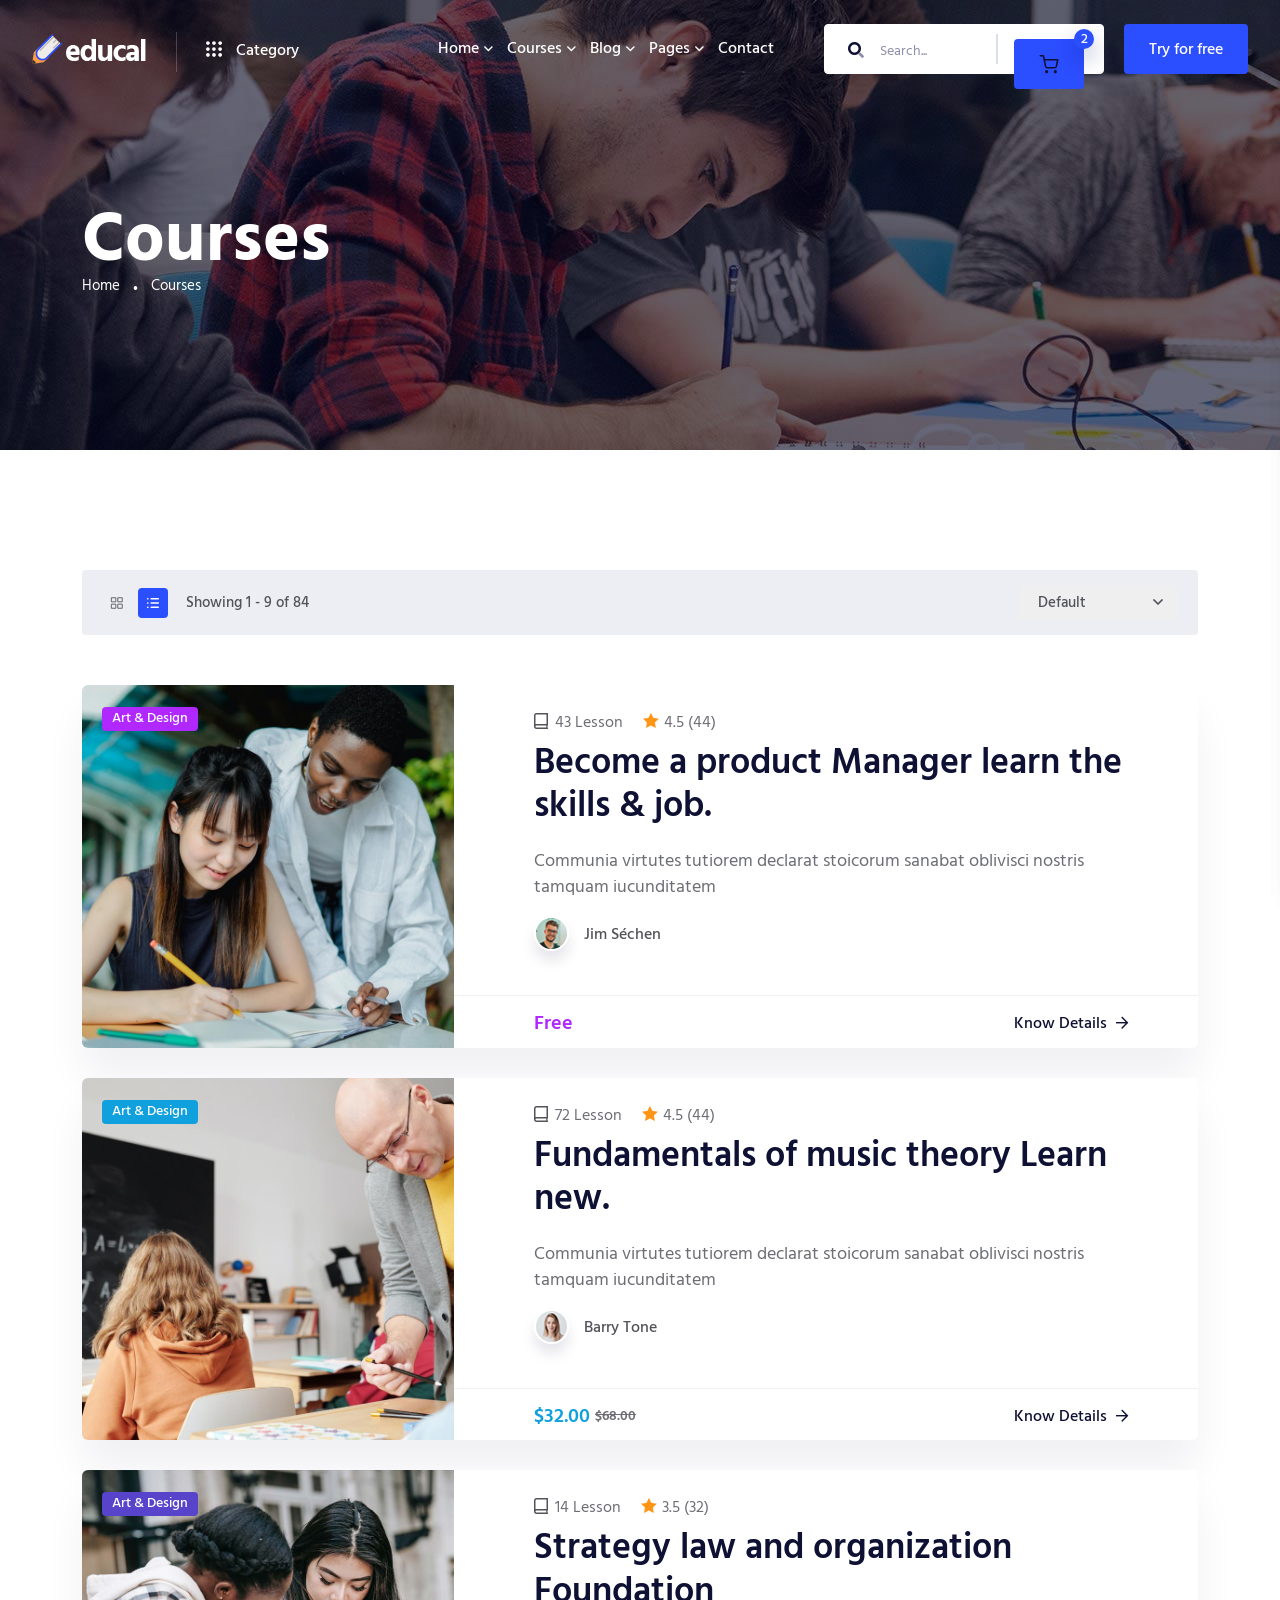
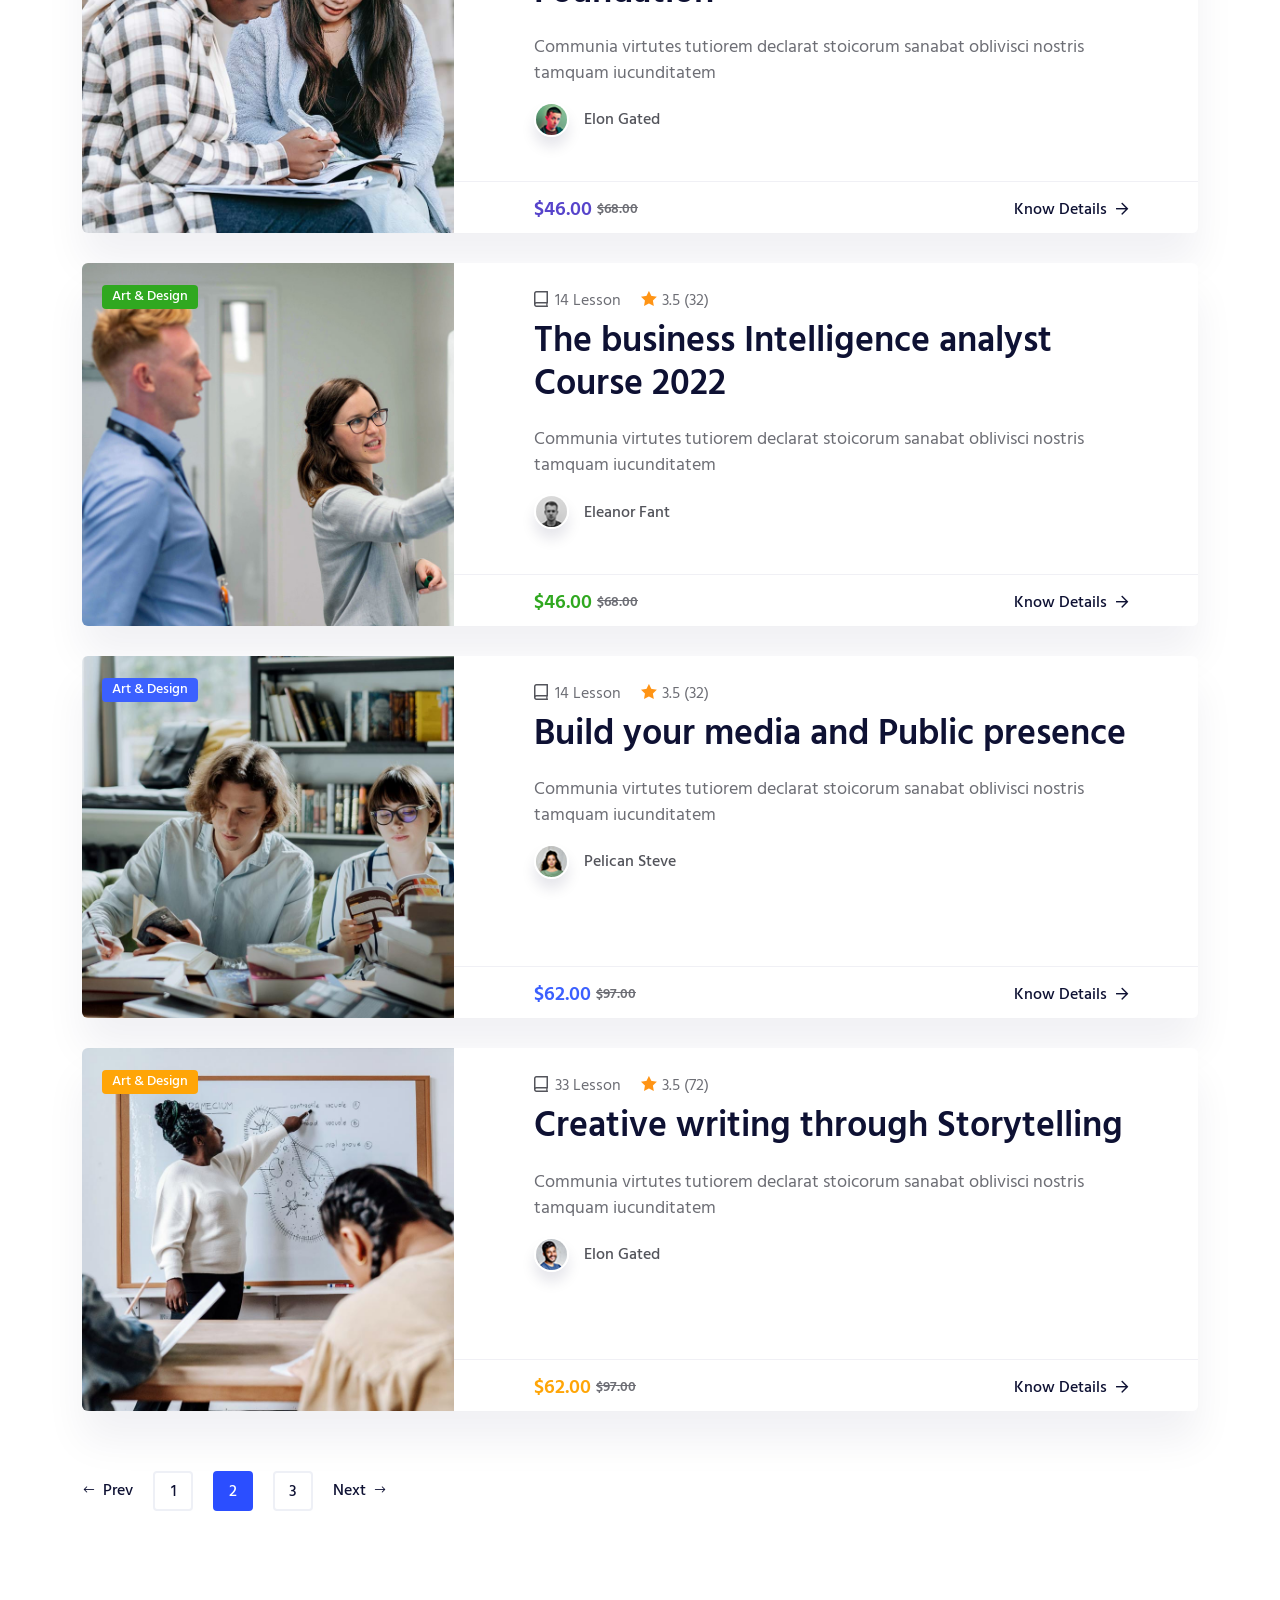
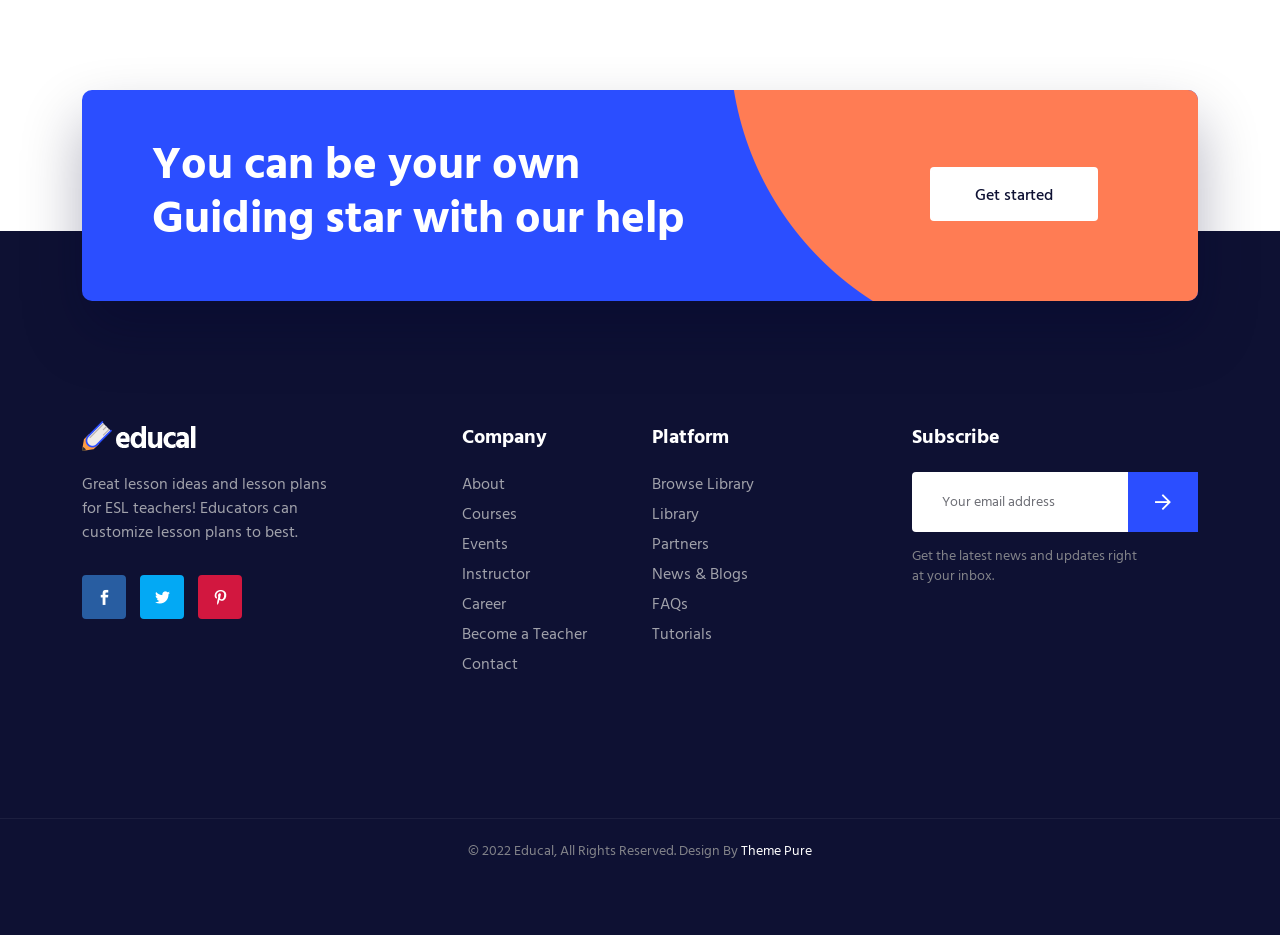
<file: course-list.html>
<!doctype html>
<html class="no-js" lang="zxx">
   
<!--  course-list  06:37:12 GMT -->
<head>
      <meta charset="utf-8">
      <meta http-equiv="x-ua-compatible" content="ie=edge">
      <title>Educal – Online Learning and Education HTML5 Template </title>
      <meta name="description" content="">
      <meta name="viewport" content="width=device-width, initial-scale=1">
      <!-- Place favicon.ico in the root directory -->
      <link rel="shortcut icon" type="image/x-icon" href="assets/img/favicon.png">
      <!-- CSS here -->
      <link rel="stylesheet" href="assets/css/preloader.css">
      <link rel="stylesheet" href="assets/css/bootstrap.min.css">
      <link rel="stylesheet" href="assets/css/meanmenu.css">
      <link rel="stylesheet" href="assets/css/animate.min.css">
      <link rel="stylesheet" href="assets/css/owl.carousel.min.css">
      <link rel="stylesheet" href="assets/css/swiper-bundle.css">
      <link rel="stylesheet" href="assets/css/backToTop.css">
      <link rel="stylesheet" href="assets/css/jquery.fancybox.min.css">
      <link rel="stylesheet" href="assets/css/fontAwesome5Pro.css">
      <link rel="stylesheet" href="assets/css/elegantFont.css">
      <link rel="stylesheet" href="assets/css/default.css">
      <link rel="stylesheet" href="assets/css/style.css">
   </head>
   <body>
      <!--[if lte IE 9]>
      <p class="browserupgrade">You are using an <strong>outdated</strong> browser. Please <a href="https://browsehappy.com/">upgrade your browser</a> to improve your experience and security.</p>
      <![endif]-->
      
      <!-- Add your site or application content here -->  

      <!-- pre loader area start -->
      <div id="loading">
         <div id="loading-center">
            <div id="loading-center-absolute">
               <div class="loading-content">
                  <img class="loading-logo-text" src="assets/img/logo/logo-text-2.png" alt="">
                  <div class="loading-stroke">
                     <img class="loading-logo-icon" src="assets/img/logo/logo-icon.png" alt="">
                  </div>
               </div>
            </div>
         </div>  
      </div>
      <!-- pre loader area end -->

      <!-- back to top start -->
      <div class="progress-wrap">
         <svg class="progress-circle svg-content" width="100%" height="100%" viewBox="-1 -1 102 102">
            <path d="M50,1 a49,49 0 0,1 0,98 a49,49 0 0,1 0,-98" />
         </svg>
      </div>
      <!-- back to top end -->

      <!-- header area start -->
      <header>
         <div id="header-sticky" class="header__area header__transparent header__padding header__white">
            <div class="container-fluid">
               <div class="row align-items-center">
                  <div class="col-xxl-3 col-xl-3 col-lg-4 col-md-2 col-sm-4 col-6">
                     <div class="header__left d-flex">
                        <div class="logo">
                           <a href="index.html">
                              <img class="logo-white" src="assets/img/logo/logo-2.png" alt="logo">
                              <img class="logo-black" src="assets/img/logo/logo.png" alt="logo">
                           </a>
                        </div>
                        <div class="header__category d-none d-lg-block">
                           <nav>
                              <ul>
                                 <li>
                                    <a href="course-grid.html" class="cat-menu d-flex align-items-center">
                                       <div class="cat-dot-icon d-inline-block">
                                          <svg viewBox="0 0 276.2 276.2">
                                             <g>
                                                <g>
                                                   <path class="cat-dot" d="M33.1,2.5C15.3,2.5,0.9,17,0.9,34.8s14.5,32.3,32.3,32.3s32.3-14.5,32.3-32.3S51,2.5,33.1,2.5z"/>
                                                   <path class="cat-dot" d="M137.7,2.5c-17.8,0-32.3,14.5-32.3,32.3s14.5,32.3,32.3,32.3c17.8,0,32.3-14.5,32.3-32.3S155.5,2.5,137.7,2.5    z"/>
                                                   <path class="cat-dot" d="M243.9,67.1c17.8,0,32.3-14.5,32.3-32.3S261.7,2.5,243.9,2.5S211.6,17,211.6,34.8S226.1,67.1,243.9,67.1z"/>
                                                   <path class="cat-dot" d="M32.3,170.5c17.8,0,32.3-14.5,32.3-32.3c0-17.8-14.5-32.3-32.3-32.3S0,120.4,0,138.2S14.5,170.5,32.3,170.5z"/>
                                                   <path class="cat-dot" d="M136.8,170.5c17.8,0,32.3-14.5,32.3-32.3c0-17.8-14.5-32.3-32.3-32.3c-17.8,0-32.3,14.5-32.3,32.3    C104.5,156.1,119,170.5,136.8,170.5z"/>
                                                   <path class="cat-dot" d="M243,170.5c17.8,0,32.3-14.5,32.3-32.3c0-17.8-14.5-32.3-32.3-32.3s-32.3,14.5-32.3,32.3    C210.7,156.1,225.2,170.5,243,170.5z"/>
                                                   <path class="cat-dot" d="M33,209.1c-17.8,0-32.3,14.5-32.3,32.3c0,17.8,14.5,32.3,32.3,32.3s32.3-14.5,32.3-32.3S50.8,209.1,33,209.1z    "/>
                                                   <path class="cat-dot" d="M137.6,209.1c-17.8,0-32.3,14.5-32.3,32.3c0,17.8,14.5,32.3,32.3,32.3c17.8,0,32.3-14.5,32.3-32.3    S155.4,209.1,137.6,209.1z"/>
                                                   <path class="cat-dot" d="M243.8,209.1c-17.8,0-32.3,14.5-32.3,32.3c0,17.8,14.5,32.3,32.3,32.3c17.8,0,32.3-14.5,32.3-32.3    S261.6,209.1,243.8,209.1z"/>
                                                </g>
                                             </g>
                                          </svg>
                                       </div>
                                       <span>Category</span>
                                    </a>
                                    <ul class="cat-submenu">
                                       <li><a href="course-details.html">English Learning</a></li>
                                       <li><a href="course-details.html">Web Development</a></li>
                                       <li><a href="course-details.html">Logo Design</a></li>
                                       <li><a href="course-details.html">Motion Graphics</a></li>
                                       <li><a href="course-details.html">Video Edition</a></li>
                                    </ul>
                                 </li>
                              </ul>
                           </nav>
                        </div>
                     </div>
                  </div>
                  <div class="col-xxl-9 col-xl-9 col-lg-8 col-md-10 col-sm-8 col-6">
                     <div class="header__right d-flex justify-content-end align-items-center">
                        <div class="main-menu main-menu-3">
                           <nav id="mobile-menu">
                              <ul>
                                 <li class="has-dropdown">
                                    <a href="index.html">Home</a>
                                    <ul class="submenu">
                                       <li><a href="index.html">Home Style 1</a></li>
                                       <li><a href="index-2.html">Home Style 2</a></li>
                                       <li><a href="index-3.html">Home Style 3</a></li>
                                    </ul>
                                 </li>
                                 <li class="has-dropdown">
                                    <a href="course-grid.html">Courses</a>
                                    <ul class="submenu">
                                       <li><a href="course-grid.html">Courses</a></li>
                                       <li><a href="course-list.html">Course List</a></li>
                                       <li><a href="course-sidebar.html">Course sidebar</a></li>
                                       <li><a href="course-details.html">Course Details</a></li>
                                    </ul>
                                 </li>
                                 <li class="has-dropdown">
                                    <a href="blog.html">Blog</a>
                                    <ul class="submenu">
                                       <li><a href="blog.html">Blog</a></li>
                                       <li><a href="blog-details.html">Blog Details</a></li>
                                    </ul>
                                 </li>
                                 <li class="has-dropdown">
                                    <a href="course-grid.html">Pages</a>
                                    <ul class="submenu">
                                       <li><a href="about.html">About</a></li>
                                       <li><a href="instructor.html">Instructor</a></li>
                                       <li><a href="instructor-details.html">Instructor Details</a></li>
                                       <li><a href="event-details.html">Event Details</a></li>
                                       <li><a href="cart.html">My Cart</a></li>
                                       <li><a href="wishlist.html">My Wishlist</a></li>
                                       <li><a href="checkout.html">checkout</a></li>
                                       <li><a href="sign-in.html">Sign In</a></li>
                                       <li><a href="sign-up.html">Sign Up</a></li>
                                       <li><a href="error.html">Error</a></li>
                                    </ul>
                                 </li>
                                 <li><a href="contact.html">Contact</a></li>
                              </ul>
                           </nav>
                        </div>
                        <div class="header__search p-relative ml-50 d-none d-md-block">
                           <form action="#">
                              <input type="text" placeholder="Search...">
                              <button type="submit"><i class="fad fa-search"></i></button>
                           </form>
                           <div class="header__cart">
                              <a href="javascript:void(0);" class="cart-toggle-btn">
                                 <div class="header__cart-icon">
                                    <svg viewBox="0 0 24 24">
                                       <circle class="st0" cx="9" cy="21" r="1"/>
                                       <circle class="st0" cx="20" cy="21" r="1"/>
                                       <path class="st0" d="M1,1h4l2.7,13.4c0.2,1,1,1.6,2,1.6h9.7c1,0,1.8-0.7,2-1.6L23,6H6"/>
                                    </svg>
                                 </div>
                                 <span class="cart-item">2</span>
                              </a>
                           </div>
                        </div>
                        <div class="header__btn ml-20 d-none d-sm-block">
                           <a href="contact.html" class="e-btn">Try for free</a>
                        </div>
                        <div class="sidebar__menu d-xl-none">
                           <div class="sidebar-toggle-btn ml-30" id="sidebar-toggle">
                               <span class="line"></span>
                               <span class="line"></span>
                               <span class="line"></span>
                           </div>
                       </div>
                     </div>
                  </div>
               </div>
            </div>
         </div>
      </header>
      <!-- header area end -->

      <!-- cart mini area start -->
      <div class="cartmini__area">
         <div class="cartmini__wrapper">
            <div class="cartmini__title">
               <h4>Shopping cart</h4>
            </div>
            <div class="cartmini__close">
               <button type="button" class="cartmini__close-btn"><i class="fal fa-times"></i></button>
            </div>
            <div class="cartmini__widget">
               <div class="cartmini__inner">
                  <ul>
                     <li>
                        <div class="cartmini__thumb">
                           <a href="#">
                              <img src="assets/img/course/sm/cart-1.jpg" alt="">
                           </a>
                        </div>
                        <div class="cartmini__content">
                           <h5><a href="#">Strategy law and organization Foundation </a></h5>
                           <div class="product-quantity mt-10 mb-10">
                              <span class="cart-minus">-</span>
                              <input class="cart-input" type="text" value="1"/>
                              <span class="cart-plus">+</span>
                           </div>
                           <div class="product__sm-price-wrapper">
                              <span class="product__sm-price">$46.00</span>
                           </div>
                        </div>
                        <a href="#" class="cartmini__del"><i class="fal fa-times"></i></a>
                     </li>
                     <li>
                        <div class="cartmini__thumb">
                           <a href="#">
                              <img src="assets/img/course/sm/cart-2.jpg" alt="">
                           </a>
                        </div>
                        <div class="cartmini__content">
                           <h5><a href="#">Fundamentals of music theory Learn new</a></h5>
                           <div class="product-quantity mt-10 mb-10">
                              <span class="cart-minus">-</span>
                              <input class="cart-input" type="text" value="1"/>
                              <span class="cart-plus">+</span>
                           </div>
                           <div class="product__sm-price-wrapper">
                              <span class="product__sm-price">$32.00</span>
                           </div>
                        </div>
                        <a href="#" class="cartmini__del"><i class="fal fa-times"></i></a>
                     </li>
                     <li>
                        <div class="cartmini__thumb">
                           <a href="#">
                              <img src="assets/img/course/sm/cart-3.jpg" alt="">
                           </a>
                        </div>
                        <div class="cartmini__content">
                           <h5><a href="#">Strategy law and organization Foundation </a></h5>
                           <div class="product-quantity mt-10 mb-10">
                              <span class="cart-minus">-</span>
                              <input class="cart-input" type="text" value="1"/>
                              <span class="cart-plus">+</span>
                           </div>
                           <div class="product__sm-price-wrapper">
                              <span class="product__sm-price">$62.00</span>
                           </div>
                        </div>
                        <a href="#" class="cartmini__del"><i class="fal fa-times"></i></a>
                     </li>
                  </ul>
               </div>
               <div class="cartmini__checkout">
                  <div class="cartmini__checkout-title mb-30">
                     <h4>Subtotal:</h4>
                     <span>$113.00</span>
                  </div>
                  <div class="cartmini__checkout-btn">
                     <a href="cart.html" class="e-btn e-btn-border mb-10 w-100"> <span></span> view cart</a>
                     <a href="checkout.html" class="e-btn w-100"> <span></span> checkout</a>
                  </div>
               </div>
            </div>
         </div>
      </div>
      <div class="body-overlay"></div>
      <!-- cart mini area end -->


      <!-- sidebar area start -->
      <div class="sidebar__area">
         <div class="sidebar__wrapper">
            <div class="sidebar__close">
               <button class="sidebar__close-btn" id="sidebar__close-btn">
               <span><i class="fal fa-times"></i></span>
               <span>close</span>
               </button>
            </div>
            <div class="sidebar__content">
               <div class="logo mb-40">
                  <a href="index.html">
                  <img src="assets/img/logo/logo.png" alt="logo">
                  </a>
               </div>
               <div class="mobile-menu fix"></div>

               <div class="sidebar__search p-relative mt-40 ">
                  <form action="#">
                     <input type="text" placeholder="Search...">
                     <button type="submit"><i class="fad fa-search"></i></button>
                  </form>
               </div>
               <div class="sidebar__cart mt-30">
                  <a href="#">
                     <div class="header__cart-icon">
                        <svg viewBox="0 0 24 24">
                           <circle class="st0" cx="9" cy="21" r="1"/>
                           <circle class="st0" cx="20" cy="21" r="1"/>
                           <path class="st0" d="M1,1h4l2.7,13.4c0.2,1,1,1.6,2,1.6h9.7c1,0,1.8-0.7,2-1.6L23,6H6"/>
                        </svg>
                     </div>
                     <span class="cart-item">2</span>
                  </a>
               </div>
            </div>
         </div>
      </div>
      <!-- sidebar area end -->      
      <div class="body-overlay"></div>
      <!-- sidebar area end -->

      <main>

         <!-- page title area start -->
         <section class="page__title-area page__title-height page__title-overlay d-flex align-items-center" data-background="assets/img/page-title/page-title.jpg">
            <div class="container">
               <div class="row">
                  <div class="col-xxl-12">
                     <div class="page__title-wrapper mt-110">
                        <h3 class="page__title">Courses</h3>                         
                        <nav aria-label="breadcrumb">
                           <ol class="breadcrumb">
                              <li class="breadcrumb-item"><a href="index.html">Home</a></li>
                              <li class="breadcrumb-item active" aria-current="page">Courses</li>
                           </ol>
                        </nav>
                     </div>
                  </div>
               </div>
            </div>
         </section>
         <!-- page title area end -->

         <!-- course area start -->
         <section class="course__area pt-120 pb-120">
            <div class="container">
               <div class="course__tab-inner grey-bg-2 mb-50">
                  <div class="row align-items-center">
                     <div class="col-xxl-6 col-xl-6 col-lg-6 col-md-6 col-sm-6">
                        <div class="course__tab-wrapper d-flex align-items-center">
                           <div class="course__tab-btn">
                              <ul class="nav nav-tabs" id="courseTab" role="tablist">
                                 <li class="nav-item" role="presentation">
                                   <button class="nav-link" id="grid-tab" data-bs-toggle="tab" data-bs-target="#grid" type="button" role="tab" aria-controls="grid" aria-selected="true">
                                    <svg class="grid" viewBox="0 0 24 24">
                                       <rect x="3" y="3" class="st0" width="7" height="7"/>
                                       <rect x="14" y="3" class="st0" width="7" height="7"/>
                                       <rect x="14" y="14" class="st0" width="7" height="7"/>
                                       <rect x="3" y="14" class="st0" width="7" height="7"/>
                                       </svg>
                                   </button>
                                 </li>
                                 <li class="nav-item" role="presentation">
                                   <button class="nav-link list active" id="list-tab" data-bs-toggle="tab" data-bs-target="#list" type="button" role="tab" aria-controls="list" aria-selected="false">
                                    <svg class="list" viewBox="0 0 512 512">
                                       <g id="Layer_2_1_">
                                          <path class="st0" d="M448,69H192c-17.7,0-32,13.9-32,31s14.3,31,32,31h256c17.7,0,32-13.9,32-31S465.7,69,448,69z"/>
                                          <circle class="st0" cx="64" cy="100" r="31"/>
                                          <path class="st0" d="M448,225H192c-17.7,0-32,13.9-32,31s14.3,31,32,31h256c17.7,0,32-13.9,32-31S465.7,225,448,225z"/>
                                          <circle class="st0" cx="64" cy="256" r="31"/>
                                          <path class="st0" d="M448,381H192c-17.7,0-32,13.9-32,31s14.3,31,32,31h256c17.7,0,32-13.9,32-31S465.7,381,448,381z"/>
                                          <circle class="st0" cx="64" cy="412" r="31"/>
                                       </g>
                                       </svg>
                                   </button>
                                 </li>
                              </ul>
                           </div>
                           <div class="course__view">
                              <h4>Showing 1 - 9 of 84</h4>
                           </div>
                        </div>
                     </div>
                     <div class="col-xxl-6 col-xl-6 col-lg-6 col-md-6 col-sm-6">
                        <div class="course__sort d-flex justify-content-sm-end">
                           <div class="course__sort-inner">
                              <select>
                                 <option>Default</option>
                                 <option>Option 1</option>
                                 <option>Option 2</option>
                                 <option>Option 3</option>
                                 <option>Option 4</option>
                                 <option>Option 5</option>
                                 <option>Option 6</option>
                              </select>
                           </div>
                        </div>
                     </div>
                  </div>
               </div>
               <div class="row">
                  <div class="col-xxl-12">
                     <div class="course__tab-conent">
                        <div class="tab-content" id="courseTabContent">
                           <div class="tab-pane fade" id="grid" role="tabpanel" aria-labelledby="grid-tab">
                              <div class="row">
                                 <div class="col-xxl-4 col-xl-4 col-lg-4 col-md-6">
                                    <div class="course__item white-bg mb-30 fix">
                                       <div class="course__thumb w-img p-relative fix">
                                          <a href="course-details.html">
                                             <img src="assets/img/course/course-1.jpg" alt="">
                                          </a>
                                          <div class="course__tag">
                                             <a href="#">Art & Design</a>
                                          </div>
                                       </div>
                                       <div class="course__content">
                                          <div class="course__meta d-flex align-items-center justify-content-between">
                                             <div class="course__lesson">
                                                <span><i class="far fa-book-alt"></i>43 Lesson</span>
                                             </div>
                                             <div class="course__rating">
                                                <span><i class="icon_star"></i>4.5 (44)</span>
                                             </div>
                                          </div>
                                          <h3 class="course__title"><a href="course-details.html">Become a product Manager learn the skills & job.</a></h3>
                                          <div class="course__teacher d-flex align-items-center">
                                             <div class="course__teacher-thumb mr-15">
                                                <img src="assets/img/course/teacher/teacher-1.jpg" alt="">
                                             </div>
                                             <h6><a href="instructor-details.html">Jim Séchen</a></h6>
                                          </div>
                                       </div>
                                       <div class="course__more d-flex justify-content-between align-items-center">
                                          <div class="course__status">
                                             <span>Free</span>
                                          </div>
                                          <div class="course__btn">
                                             <a href="course-details.html" class="link-btn">
                                                Know Details
                                                <i class="far fa-arrow-right"></i>
                                                <i class="far fa-arrow-right"></i>
                                             </a>
                                          </div>
                                       </div>
                                    </div>
                                 </div>
                                 <div class="col-xxl-4 col-xl-4 col-lg-4 col-md-6">
                                    <div class="course__item white-bg mb-30 fix">
                                       <div class="course__thumb w-img p-relative fix">
                                          <a href="course-details.html">
                                             <img src="assets/img/course/course-2.jpg" alt="">
                                          </a>
                                          <div class="course__tag">
                                             <a href="#" class="sky-blue">Mechanical</a>
                                          </div>
                                       </div>
                                       <div class="course__content">
                                          <div class="course__meta d-flex align-items-center justify-content-between">
                                             <div class="course__lesson">
                                                <span><i class="far fa-book-alt"></i>72 Lesson</span>
                                             </div>
                                             <div class="course__rating">
                                                <span><i class="icon_star"></i>4.5 (44)</span>
                                             </div>
                                          </div>
                                          <h3 class="course__title"><a href="course-details.html">Fundamentals of music theory Learn new</a></h3>
                                          <div class="course__teacher d-flex align-items-center">
                                             <div class="course__teacher-thumb mr-15">
                                                <img src="assets/img/course/teacher/teacher-2.jpg" alt="">
                                             </div>
                                             <h6><a href="instructor-details.html">Barry Tone</a></h6>
                                          </div>
                                       </div>
                                       <div class="course__more d-flex justify-content-between align-items-center">
                                          <div class="course__status d-flex align-items-center">
                                             <span class="sky-blue">$32.00</span>
                                             <span class="old-price">$68.00</span>
                                          </div>
                                          <div class="course__btn">
                                             <a href="course-details.html" class="link-btn">
                                                Know Details
                                                <i class="far fa-arrow-right"></i>
                                                <i class="far fa-arrow-right"></i>
                                             </a>
                                          </div>
                                       </div>
                                    </div>
                                 </div>
                                 <div class="col-xxl-4 col-xl-4 col-lg-4 col-md-6">
                                    <div class="course__item white-bg mb-30 fix">
                                       <div class="course__thumb w-img p-relative fix">
                                          <a href="course-details.html">
                                             <img src="assets/img/course/course-7.jpg" alt="">
                                          </a>
                                          <div class="course__tag">
                                             <a href="#" class="blue-2">Development</a>
                                          </div>
                                       </div>
                                       <div class="course__content">
                                          <div class="course__meta d-flex align-items-center justify-content-between">
                                             <div class="course__lesson">
                                                <span><i class="far fa-book-alt"></i>43 Lesson</span>
                                             </div>
                                             <div class="course__rating">
                                                <span><i class="icon_star"></i>4.4 (40)</span>
                                             </div>
                                          </div>
                                          <h3 class="course__title"><a href="course-details.html">Bases Matemáticas dios Álgebra Ecuacion</a></h3>
                                          <div class="course__teacher d-flex align-items-center">
                                             <div class="course__teacher-thumb mr-15">
                                                <img src="assets/img/course/teacher/teacher-7.jpg" alt="">
                                             </div>
                                             <h6><a href="instructor-details.html">Samuel Serif</a></h6>
                                          </div>
                                       </div>
                                       <div class="course__more d-flex justify-content-between align-items-center">
                                          <div class="course__status d-flex align-items-center">
                                             <span class="blue-2">$46.00</span>
                                             <span class="old-price">$68.00</span>
                                          </div>
                                          <div class="course__btn">
                                             <a href="course-details.html" class="link-btn">
                                                Know Details
                                                <i class="far fa-arrow-right"></i>
                                                <i class="far fa-arrow-right"></i>
                                             </a>
                                          </div>
                                       </div>
                                    </div>
                                 </div>
                                 <div class="col-xxl-4 col-xl-4 col-lg-4 col-md-6">
                                    <div class="course__item white-bg mb-30 fix">
                                       <div class="course__thumb w-img p-relative fix">
                                          <a href="course-details.html">
                                             <img src="assets/img/course/course-3.jpg" alt="">
                                          </a>
                                          <div class="course__tag">
                                             <a href="#" class="green">Development</a>
                                          </div>
                                       </div>
                                       <div class="course__content">
                                          <div class="course__meta d-flex align-items-center justify-content-between">
                                             <div class="course__lesson">
                                                <span><i class="far fa-book-alt"></i>14 Lesson</span>
                                             </div>
                                             <div class="course__rating">
                                                <span><i class="icon_star"></i>3.5 (55)</span>
                                             </div>
                                          </div>
                                          <h3 class="course__title"><a href="course-details.html">Strategy law and organization Foundation</a></h3>
                                          <div class="course__teacher d-flex align-items-center">
                                             <div class="course__teacher-thumb mr-15">
                                                <img src="assets/img/course/teacher/teacher-3.jpg" alt="">
                                             </div>
                                             <h6><a href="instructor-details.html">Elon Gated</a></h6>
                                          </div>
                                       </div>
                                       <div class="course__more d-flex justify-content-between align-items-center">
                                          <div class="course__status d-flex align-items-center">
                                             <span class="green">$46.00</span>
                                             <span class="old-price">$68.00</span>
                                          </div>
                                          <div class="course__btn">
                                             <a href="course-details.html" class="link-btn">
                                                Know Details
                                                <i class="far fa-arrow-right"></i>
                                                <i class="far fa-arrow-right"></i>
                                             </a>
                                          </div>
                                       </div>
                                    </div>
                                 </div>
                                 <div class="col-xxl-4 col-xl-4 col-lg-4 col-md-6">
                                    <div class="course__item white-bg mb-30 fix">
                                       <div class="course__thumb w-img p-relative fix">
                                          <a href="course-details.html">
                                             <img src="assets/img/course/course-4.jpg" alt="">
                                          </a>
                                          <div class="course__tag">
                                             <a href="#" class="blue">Marketing</a>
                                          </div>
                                       </div>
                                       <div class="course__content">
                                          <div class="course__meta d-flex align-items-center justify-content-between">
                                             <div class="course__lesson">
                                                <span><i class="far fa-book-alt"></i>22 Lesson</span>
                                             </div>
                                             <div class="course__rating">
                                                <span><i class="icon_star"></i>4.5 (42)</span>
                                             </div>
                                          </div>
                                          <h3 class="course__title"><a href="course-details.html">The business Intelligence analyst Course 2022</a></h3>
                                          <div class="course__teacher d-flex align-items-center">
                                             <div class="course__teacher-thumb mr-15">
                                                <img src="assets/img/course/teacher/teacher-4.jpg" alt="">
                                             </div>
                                             <h6><a href="instructor-details.html">Eleanor Fant</a></h6>
                                          </div>
                                       </div>
                                       <div class="course__more d-flex justify-content-between align-items-center">
                                          <div class="course__status d-flex align-items-center">
                                             <span class="blue">$62.00</span>
                                             <span class="old-price">$97.00</span>
                                          </div>
                                          <div class="course__btn">
                                             <a href="course-details.html" class="link-btn">
                                                Know Details
                                                <i class="far fa-arrow-right"></i>
                                                <i class="far fa-arrow-right"></i>
                                             </a>
                                          </div>
                                       </div>
                                    </div>
                                 </div>
                                 <div class="col-xxl-4 col-xl-4 col-lg-4 col-md-6">
                                    <div class="course__item white-bg mb-30 fix">
                                       <div class="course__thumb w-img p-relative fix">
                                          <a href="course-details.html">
                                             <img src="assets/img/course/course-8.jpg" alt="">
                                          </a>
                                          <div class="course__tag">
                                             <a href="#" class="yellow">Marketing</a>
                                          </div>
                                       </div>
                                       <div class="course__content">
                                          <div class="course__meta d-flex align-items-center justify-content-between">
                                             <div class="course__lesson">
                                                <span><i class="far fa-book-alt"></i>22 Lesson</span>
                                             </div>
                                             <div class="course__rating">
                                                <span><i class="icon_star"></i>4.5 (42)</span>
                                             </div>
                                          </div>
                                          <h3 class="course__title"><a href="course-details.html">The business Intelligence analyst Course 2022</a></h3>
                                          <div class="course__teacher d-flex align-items-center">
                                             <div class="course__teacher-thumb mr-15">
                                                <img src="assets/img/course/teacher/teacher-8.jpg" alt="">
                                             </div>
                                             <h6><a href="instructor-details.html">Brian Cumin</a></h6>
                                          </div>
                                       </div>
                                       <div class="course__more d-flex justify-content-between align-items-center">
                                          <div class="course__status d-flex align-items-center">
                                             <span class="yellow">$62.00</span>
                                             <span class="old-price">$97.00</span>
                                          </div>
                                          <div class="course__btn">
                                             <a href="course-details.html" class="link-btn">
                                                Know Details
                                                <i class="far fa-arrow-right"></i>
                                                <i class="far fa-arrow-right"></i>
                                             </a>
                                          </div>
                                       </div>
                                    </div>
                                 </div>
                                 <div class="col-xxl-4 col-xl-4 col-lg-4 col-md-6">
                                    <div class="course__item white-bg mb-30 fix">
                                       <div class="course__thumb w-img p-relative fix">
                                          <a href="course-details.html">
                                             <img src="assets/img/course/course-5.jpg" alt="">
                                          </a>
                                          <div class="course__tag">
                                             <a href="#" class="orange">Audio & Music</a>
                                          </div>
                                       </div>
                                       <div class="course__content">
                                          <div class="course__meta d-flex align-items-center justify-content-between">
                                             <div class="course__lesson">
                                                <span><i class="far fa-book-alt"></i>18 Lesson</span>
                                             </div>
                                             <div class="course__rating">
                                                <span><i class="icon_star"></i>4.5 (37)</span>
                                             </div>
                                          </div>
                                          <h3 class="course__title"><a href="course-details.html">Build your media and Public presence</a></h3>
                                          <div class="course__teacher d-flex align-items-center">
                                             <div class="course__teacher-thumb mr-15">
                                                <img src="assets/img/course/teacher/teacher-5.jpg" alt="">
                                             </div>
                                             <h6><a href="instructor-details.html">Pelican Steve</a></h6>
                                          </div>
                                       </div>
                                       <div class="course__more d-flex justify-content-between align-items-center">
                                          <div class="course__status d-flex align-items-center">
                                             <span class="orange">$62.00</span>
                                             <span class="old-price">$97.00</span>
                                          </div>
                                          <div class="course__btn">
                                             <a href="course-details.html" class="link-btn">
                                                Know Details
                                                <i class="far fa-arrow-right"></i>
                                                <i class="far fa-arrow-right"></i>
                                             </a>
                                          </div>
                                       </div>
                                    </div>
                                 </div>
                                 <div class="col-xxl-4 col-xl-4 col-lg-4 col-md-6">
                                    <div class="course__item white-bg mb-30 fix">
                                       <div class="course__thumb w-img p-relative fix">
                                          <a href="course-details.html">
                                             <img src="assets/img/course/course-6.jpg" alt="">
                                          </a>
                                          <div class="course__tag">
                                             <a href="#" class="pink">UX Design</a>
                                          </div>
                                       </div>
                                       <div class="course__content">
                                          <div class="course__meta d-flex align-items-center justify-content-between">
                                             <div class="course__lesson">
                                                <span><i class="far fa-book-alt"></i>13 Lesson</span>
                                             </div>
                                             <div class="course__rating">
                                                <span><i class="icon_star"></i>4.5 (72)</span>
                                             </div>
                                          </div>
                                          <h3 class="course__title"><a href="course-details.html">Creative writing through Storytelling</a></h3>
                                          <div class="course__teacher d-flex align-items-center">
                                             <div class="course__teacher-thumb mr-15">
                                                <img src="assets/img/course/teacher/teacher-6.jpg" alt="">
                                             </div>
                                             <h6><a href="instructor-details.html">Shahnewaz Sakil</a></h6>
                                          </div>
                                       </div>
                                       <div class="course__more d-flex justify-content-between align-items-center">
                                          <div class="course__status d-flex align-items-center">
                                             <span class="pink">$46.00</span>
                                             <span class="old-price">$72.00</span>
                                          </div>
                                          <div class="course__btn">
                                             <a href="course-details.html" class="link-btn">
                                                Know Details
                                                <i class="far fa-arrow-right"></i>
                                                <i class="far fa-arrow-right"></i>
                                             </a>
                                          </div>
                                       </div>
                                    </div>
                                 </div>
                                 <div class="col-xxl-4 col-xl-4 col-lg-4 col-md-6">
                                    <div class="course__item white-bg mb-30 fix">
                                       <div class="course__thumb w-img p-relative fix">
                                          <a href="course-details.html">
                                             <img src="assets/img/course/course-9.jpg" alt="">
                                          </a>
                                          <div class="course__tag">
                                             <a href="#" class="blue-2">UX Design</a>
                                          </div>
                                       </div>
                                       <div class="course__content">
                                          <div class="course__meta d-flex align-items-center justify-content-between">
                                             <div class="course__lesson">
                                                <span><i class="far fa-book-alt"></i>25 Lesson</span>
                                             </div>
                                             <div class="course__rating">
                                                <span><i class="icon_star"></i>4.5 (35)</span>
                                             </div>
                                          </div>
                                          <h3 class="course__title"><a href="course-details.html">Creative writing through Storytelling</a></h3>
                                          <div class="course__teacher d-flex align-items-center">
                                             <div class="course__teacher-thumb mr-15">
                                                <img src="assets/img/course/teacher/teacher-9.jpg" alt="">
                                             </div>
                                             <h6><a href="instructor-details.html">Hilary Ouse</a></h6>
                                          </div>
                                       </div>
                                       <div class="course__more d-flex justify-content-between align-items-center">
                                          <div class="course__status d-flex align-items-center">
                                             <span class="blue-2">$46.00</span>
                                             <span class="old-price">$72.00</span>
                                          </div>
                                          <div class="course__btn">
                                             <a href="course-details.html" class="link-btn">
                                                Know Details
                                                <i class="far fa-arrow-right"></i>
                                                <i class="far fa-arrow-right"></i>
                                             </a>
                                          </div>
                                       </div>
                                    </div>
                                 </div>
                              </div>
                           </div>
                           <div class="tab-pane fade show active" id="list" role="tabpanel" aria-labelledby="list-tab">
                              <div class="row">
                                 <div class="col-xxl-12">
                                    <div class="course__item white-bg mb-30 fix">
                                       <div class="row gx-0">
                                          <div class="col-xxl-4 col-xl-4 col-lg-4">
                                             <div class="course__thumb course__thumb-list w-img p-relative fix">
                                                <a href="course-details.html">
                                                   <img src="assets/img/course/list/course-1.jpg" alt="">
                                                </a>
                                                <div class="course__tag">
                                                   <a href="#">Art & Design</a>
                                                </div>
                                             </div>
                                          </div>
                                          <div class="col-xxl-8 col-xl-8 col-lg-8">
                                             <div class="course__right">
                                                <div class="course__content course__content-3">
                                                   <div class="course__meta d-flex align-items-center">
                                                      <div class="course__lesson mr-20">
                                                         <span><i class="far fa-book-alt"></i>43 Lesson</span>
                                                      </div>
                                                      <div class="course__rating">
                                                         <span><i class="icon_star"></i>4.5 (44)</span>
                                                      </div>
                                                   </div>
                                                   <h3 class="course__title course__title-3">
                                                      <a href="course-details.html">Become a product Manager learn the skills & job.</a>
                                                   </h3>
                                                   <div class="course__summary">
                                                      <p>Communia virtutes tutiorem declarat stoicorum sanabat oblivisci nostris tamquam iucunditatem</p>
                                                   </div>
                                                   <div class="course__teacher d-flex align-items-center">
                                                      <div class="course__teacher-thumb mr-15">
                                                         <img src="assets/img/course/teacher/teacher-1.jpg" alt="">
                                                      </div>
                                                      <h6><a href="instructor-details.html">Jim Séchen</a></h6>
                                                   </div>
                                                </div>
                                                <div class="course__more course__more-2 d-flex justify-content-between align-items-center">
                                                   <div class="course__status">
                                                      <span>Free</span>
                                                   </div>
                                                   <div class="course__btn">
                                                      <a href="course-details.html" class="link-btn">
                                                         Know Details
                                                         <i class="far fa-arrow-right"></i>
                                                         <i class="far fa-arrow-right"></i>
                                                      </a>
                                                   </div>
                                                </div>
                                             </div>
                                          </div>
                                       </div>
                                    </div>
                                 </div>                                                           
                                 <div class="col-xxl-12">
                                    <div class="course__item white-bg mb-30 fix">
                                       <div class="row gx-0">
                                          <div class="col-xxl-4 col-xl-4 col-lg-4">
                                             <div class="course__thumb course__thumb-list w-img p-relative fix">
                                                <a href="course-details.html">
                                                   <img src="assets/img/course/list/course-2.jpg" alt="">
                                                </a>
                                                <div class="course__tag">
                                                   <a href="#" class="sky-blue">Art & Design</a>
                                                </div>
                                             </div>
                                          </div>
                                          <div class="col-xxl-8 col-xl-8 col-lg-8">
                                             <div class="course__right">
                                                <div class="course__content course__content-3">
                                                   <div class="course__meta d-flex align-items-center">
                                                      <div class="course__lesson mr-20">
                                                         <span><i class="far fa-book-alt"></i>72 Lesson</span>
                                                      </div>
                                                      <div class="course__rating">
                                                         <span><i class="icon_star"></i>4.5 (44)</span>
                                                      </div>
                                                   </div>
                                                   <h3 class="course__title course__title-3">
                                                      <a href="course-details.html">Fundamentals of music theory Learn new.</a>
                                                   </h3>
                                                   <div class="course__summary">
                                                      <p>Communia virtutes tutiorem declarat stoicorum sanabat oblivisci nostris tamquam iucunditatem</p>
                                                   </div>
                                                   <div class="course__teacher d-flex align-items-center">
                                                      <div class="course__teacher-thumb mr-15">
                                                         <img src="assets/img/course/teacher/teacher-2.jpg" alt="">
                                                      </div>
                                                      <h6><a href="instructor-details.html">Barry Tone</a></h6>
                                                   </div>
                                                </div>
                                                <div class="course__more course__more-2 d-flex justify-content-between align-items-center">
                                                   <div class="course__status d-flex align-items-center">
                                                      <span class="sky-blue">$32.00</span>
                                                      <span class="old-price">$68.00</span>
                                                   </div>
                                                   <div class="course__btn">
                                                      <a href="course-details.html" class="link-btn">
                                                         Know Details
                                                         <i class="far fa-arrow-right"></i>
                                                         <i class="far fa-arrow-right"></i>
                                                      </a>
                                                   </div>
                                                </div>
                                             </div>
                                          </div>
                                       </div>
                                    </div>
                                 </div>                                                           
                                 <div class="col-xxl-12">
                                    <div class="course__item white-bg mb-30 fix">
                                       <div class="row gx-0">
                                          <div class="col-xxl-4 col-xl-4 col-lg-4">
                                             <div class="course__thumb course__thumb-list w-img p-relative fix">
                                                <a href="course-details.html">
                                                   <img src="assets/img/course/list/course-3.jpg" alt="">
                                                </a>
                                                <div class="course__tag">
                                                   <a href="#" class="blue-2">Art & Design</a>
                                                </div>
                                             </div>
                                          </div>
                                          <div class="col-xxl-8 col-xl-8 col-lg-8">
                                             <div class="course__right">
                                                <div class="course__content course__content-3">
                                                   <div class="course__meta d-flex align-items-center">
                                                      <div class="course__lesson mr-20">
                                                         <span><i class="far fa-book-alt"></i>14 Lesson</span>
                                                      </div>
                                                      <div class="course__rating">
                                                         <span><i class="icon_star"></i>3.5 (32)</span>
                                                      </div>
                                                   </div>
                                                   <h3 class="course__title course__title-3">
                                                      <a href="course-details.html">Strategy law and organization Foundation</a>
                                                   </h3>
                                                   <div class="course__summary">
                                                      <p>Communia virtutes tutiorem declarat stoicorum sanabat oblivisci nostris tamquam iucunditatem</p>
                                                   </div>
                                                   <div class="course__teacher d-flex align-items-center">
                                                      <div class="course__teacher-thumb mr-15">
                                                         <img src="assets/img/course/teacher/teacher-3.jpg" alt="">
                                                      </div>
                                                      <h6><a href="instructor-details.html">Elon Gated</a></h6>
                                                   </div>
                                                </div>
                                                <div class="course__more course__more-2 d-flex justify-content-between align-items-center">
                                                   <div class="course__status d-flex align-items-center">
                                                      <span class="blue-2">$46.00</span>
                                                      <span class="old-price">$68.00</span>
                                                   </div>
                                                   <div class="course__btn">
                                                      <a href="course-details.html" class="link-btn">
                                                         Know Details
                                                         <i class="far fa-arrow-right"></i>
                                                         <i class="far fa-arrow-right"></i>
                                                      </a>
                                                   </div>
                                                </div>
                                             </div>
                                          </div>
                                       </div>
                                    </div>
                                 </div>                                                           
                                 <div class="col-xxl-12">
                                    <div class="course__item white-bg mb-30 fix">
                                       <div class="row gx-0">
                                          <div class="col-xxl-4 col-xl-4 col-lg-4">
                                             <div class="course__thumb course__thumb-list w-img p-relative fix">
                                                <a href="course-details.html">
                                                   <img src="assets/img/course/list/course-4.jpg" alt="">
                                                </a>
                                                <div class="course__tag">
                                                   <a href="#" class="green">Art & Design</a>
                                                </div>
                                             </div>
                                          </div>
                                          <div class="col-xxl-8 col-xl-8 col-lg-8">
                                             <div class="course__right">
                                                <div class="course__content course__content-3">
                                                   <div class="course__meta d-flex align-items-center">
                                                      <div class="course__lesson mr-20">
                                                         <span><i class="far fa-book-alt"></i>14 Lesson</span>
                                                      </div>
                                                      <div class="course__rating">
                                                         <span><i class="icon_star"></i>3.5 (32)</span>
                                                      </div>
                                                   </div>
                                                   <h3 class="course__title course__title-3">
                                                      <a href="course-details.html">The business Intelligence analyst Course 2022</a>
                                                   </h3>
                                                   <div class="course__summary">
                                                      <p>Communia virtutes tutiorem declarat stoicorum sanabat oblivisci nostris tamquam iucunditatem</p>
                                                   </div>
                                                   <div class="course__teacher d-flex align-items-center">
                                                      <div class="course__teacher-thumb mr-15">
                                                         <img src="assets/img/course/teacher/teacher-4.jpg" alt="">
                                                      </div>
                                                      <h6><a href="instructor-details.html">Eleanor Fant</a></h6>
                                                   </div>
                                                </div>
                                                <div class="course__more course__more-2 d-flex justify-content-between align-items-center">
                                                   <div class="course__status d-flex align-items-center">
                                                      <span class="green">$46.00</span>
                                                      <span class="old-price">$68.00</span>
                                                   </div>
                                                   <div class="course__btn">
                                                      <a href="course-details.html" class="link-btn">
                                                         Know Details
                                                         <i class="far fa-arrow-right"></i>
                                                         <i class="far fa-arrow-right"></i>
                                                      </a>
                                                   </div>
                                                </div>
                                             </div>
                                          </div>
                                       </div>
                                    </div>
                                 </div>                                                           
                                 <div class="col-xxl-12">
                                    <div class="course__item white-bg mb-30 fix">
                                       <div class="row gx-0">
                                          <div class="col-xxl-4 col-xl-4 col-lg-4">
                                             <div class="course__thumb course__thumb-list w-img p-relative fix">
                                                <a href="course-details.html">
                                                   <img src="assets/img/course/list/course-5.jpg" alt="">
                                                </a>
                                                <div class="course__tag">
                                                   <a href="#" class="blue">Art & Design</a>
                                                </div>
                                             </div>
                                          </div>
                                          <div class="col-xxl-8 col-xl-8 col-lg-8">
                                             <div class="course__right">
                                                <div class="course__content course__content-3">
                                                   <div class="course__meta d-flex align-items-center">
                                                      <div class="course__lesson mr-20">
                                                         <span><i class="far fa-book-alt"></i>14 Lesson</span>
                                                      </div>
                                                      <div class="course__rating">
                                                         <span><i class="icon_star"></i>3.5 (32)</span>
                                                      </div>
                                                   </div>
                                                   <h3 class="course__title course__title-3">
                                                      <a href="course-details.html">Build your media and Public presence</a>
                                                   </h3>
                                                   <div class="course__summary">
                                                      <p>Communia virtutes tutiorem declarat stoicorum sanabat oblivisci nostris tamquam iucunditatem</p>
                                                   </div>
                                                   <div class="course__teacher d-flex align-items-center">
                                                      <div class="course__teacher-thumb mr-15">
                                                         <img src="assets/img/course/teacher/teacher-5.jpg" alt="">
                                                      </div>
                                                      <h6><a href="instructor-details.html">Pelican Steve</a></h6>
                                                   </div>
                                                </div>
                                                <div class="course__more course__more-2 d-flex justify-content-between align-items-center">
                                                   <div class="course__status d-flex align-items-center">
                                                      <span class="blue">$62.00</span>
                                                      <span class="old-price">$97.00</span>
                                                   </div>
                                                   <div class="course__btn">
                                                      <a href="course-details.html" class="link-btn">
                                                         Know Details
                                                         <i class="far fa-arrow-right"></i>
                                                         <i class="far fa-arrow-right"></i>
                                                      </a>
                                                   </div>
                                                </div>
                                             </div>
                                          </div>
                                       </div>
                                    </div>
                                 </div>                                                           
                                 <div class="col-xxl-12">
                                    <div class="course__item white-bg mb-30 fix">
                                       <div class="row gx-0">
                                          <div class="col-xxl-4 col-xl-4 col-lg-4">
                                             <div class="course__thumb course__thumb-list w-img p-relative fix">
                                                <a href="course-details.html">
                                                   <img src="assets/img/course/list/course-6.jpg" alt="">
                                                </a>
                                                <div class="course__tag">
                                                   <a href="#" class="yellow">Art & Design</a>
                                                </div>
                                             </div>
                                          </div>
                                          <div class="col-xxl-8 col-xl-8 col-lg-8">
                                             <div class="course__right">
                                                <div class="course__content course__content-3">
                                                   <div class="course__meta d-flex align-items-center">
                                                      <div class="course__lesson mr-20">
                                                         <span><i class="far fa-book-alt"></i>33 Lesson</span>
                                                      </div>
                                                      <div class="course__rating">
                                                         <span><i class="icon_star"></i>3.5 (72)</span>
                                                      </div>
                                                   </div>
                                                   <h3 class="course__title course__title-3">
                                                      <a href="course-details.html">Creative writing through Storytelling</a>
                                                   </h3>
                                                   <div class="course__summary">
                                                      <p>Communia virtutes tutiorem declarat stoicorum sanabat oblivisci nostris tamquam iucunditatem</p>
                                                   </div>
                                                   <div class="course__teacher d-flex align-items-center">
                                                      <div class="course__teacher-thumb mr-15">
                                                         <img src="assets/img/course/teacher/teacher-6.jpg" alt="">
                                                      </div>
                                                      <h6><a href="instructor-details.html">Elon Gated</a></h6>
                                                   </div>
                                                </div>
                                                <div class="course__more course__more-2 d-flex justify-content-between align-items-center">
                                                   <div class="course__status d-flex align-items-center">
                                                      <span class="yellow">$62.00</span>
                                                      <span class="old-price">$97.00</span>
                                                   </div>
                                                   <div class="course__btn">
                                                      <a href="course-details.html" class="link-btn">
                                                         Know Details
                                                         <i class="far fa-arrow-right"></i>
                                                         <i class="far fa-arrow-right"></i>
                                                      </a>
                                                   </div>
                                                </div>
                                             </div>
                                          </div>
                                       </div>
                                    </div>
                                 </div>                                                           
                              </div>
                           </div>
                         </div>
                     </div>
                  </div>
               </div>
               <div class="row">
                  <div class="col-xxl-12">
                     <div class="basic-pagination wow fadeInUp mt-30" data-wow-delay=".2s">
                        <ul class="d-flex align-items-center"> 
                           <li class="prev">
                              <a href="course-grid.html" class="link-btn link-prev">
                                 Prev
                                 <i class="arrow_left"></i>
                                 <i class="arrow_left"></i>
                              </a>
                           </li>
                           <li>
                              <a href="course-grid.html">
                                 <span>1</span>
                              </a>
                           </li>
                           <li class="active">
                              <a href="course-grid.html">
                                 <span>2</span>
                              </a>
                           </li>
                           <li>
                              <a href="course-grid.html">
                                 <span>3</span>
                              </a>
                           </li>
                           <li class="next">
                              <a href="course-grid.html" class="link-btn">
                                 Next
                                 <i class="arrow_right"></i>
                                 <i class="arrow_right"></i>
                              </a>
                           </li>
                        </ul>
                     </div>
                  </div>
               </div>
            </div>
         </section>
         <!-- course area end -->

         <!-- cta area start -->
         <section class="cta__area mb--120">
            <div class="container">
               <div class="cta__inner blue-bg fix">
                  <div class="cta__shape">
                     <img src="assets/img/cta/cta-shape.png" alt="">
                  </div>
                  <div class="row align-items-center">
                     <div class="col-xxl-7 col-xl-7 col-lg-8 col-md-8">
                        <div class="cta__content">
                           <h3 class="cta__title">You can be your own Guiding star with our help</h3>
                        </div>
                     </div>
                     <div class="col-xxl-5 col-xl-5 col-lg-4 col-md-4">
                        <div class="cta__more d-md-flex justify-content-end p-relative z-index-1">
                           <a href="#" class="e-btn e-btn-white">Get Started</a>
                        </div>
                     </div>
                  </div>
               </div>
            </div>
         </section>
         <!-- cta area end -->


      </main>

         <!-- footer area start -->
         <footer>
            <div class="footer__area footer-bg">
               <div class="footer__top pt-190 pb-40">
                  <div class="container">
                     <div class="row">
                        <div class="col-xxl-3 col-xl-3 col-lg-3 col-md-4 col-sm-6">
                           <div class="footer__widget mb-50">
                              <div class="footer__widget-head mb-22">
                                 <div class="footer__logo">
                                    <a href="index.html">
                                       <img src="assets/img/logo/logo-2.png" alt="">
                                    </a>
                                 </div>
                              </div>
                              <div class="footer__widget-body">
                                 <p>Great lesson ideas and lesson plans for ESL teachers! Educators can customize lesson plans to best.</p>

                                 <div class="footer__social">
                                    <ul>
                                       <li><a href="#"><i class="social_facebook"></i></a></li>
                                       <li><a href="#" class="tw"><i class="social_twitter"></i></a></li>
                                       <li><a href="#" class="pin"><i class="social_pinterest"></i></a></li>
                                    </ul>
                                 </div>
                              </div>
                           </div>
                        </div>
                        <div class="col-xxl-2 offset-xxl-1 col-xl-2 offset-xl-1 col-lg-3 offset-lg-0 col-md-2 offset-md-1 col-sm-5 offset-sm-1">
                           <div class="footer__widget mb-50">
                              <div class="footer__widget-head mb-22">
                                 <h3 class="footer__widget-title">Company</h3>
                              </div>
                              <div class="footer__widget-body">
                                 <div class="footer__link">
                                    <ul>
                                       <li><a href="#">About</a></li>
                                       <li><a href="#">Courses</a></li>
                                       <li><a href="#">Events</a></li>
                                       <li><a href="#">Instructor</a></li>
                                       <li><a href="#">Career</a></li>
                                       <li><a href="#">Become a Teacher</a></li>
                                       <li><a href="#">Contact</a></li>
                                    </ul>
                                 </div>
                              </div>
                           </div>
                        </div>
                        <div class="col-xxl-2 col-xl-2 col-lg-2 offset-lg-0 col-md-3 offset-md-1 col-sm-6">
                           <div class="footer__widget mb-50">
                              <div class="footer__widget-head mb-22">
                                 <h3 class="footer__widget-title">Platform</h3>
                              </div>
                              <div class="footer__widget-body">
                                 <div class="footer__link">
                                    <ul>
                                       <li><a href="#">Browse Library</a></li>
                                       <li><a href="#">Library</a></li>
                                       <li><a href="#">Partners</a></li>
                                       <li><a href="#">News & Blogs</a></li>
                                       <li><a href="#">FAQs</a></li>
                                       <li><a href="#">Tutorials</a></li>
                                    </ul>
                                 </div>
                              </div>
                           </div>
                        </div>
                        <div class="col-xxl-4 col-xl-4 col-lg-4 col-md-5 col-sm-6">
                           <div class="footer__widget footer__pl-70 mb-50">
                              <div class="footer__widget-head mb-22">
                                 <h3 class="footer__widget-title">Subscribe</h3>
                              </div>
                              <div class="footer__widget-body">
                                 <div class="footer__subscribe">
                                    <form action="#">
                                       <div class="footer__subscribe-input mb-15">
                                          <input type="email" placeholder="Your email address">
                                          <button type="submit">
                                             <i class="far fa-arrow-right"></i>
                                             <i class="far fa-arrow-right"></i>
                                          </button>
                                       </div>
                                    </form>
                                    <p>Get the latest news and updates right at your inbox.</p>
                                 </div>
                              </div>
                           </div>
                        </div>
                     </div>
                  </div>
               </div>
               <div class="footer__bottom">
                  <div class="container">
                     <div class="row">
                        <div class="col-xxl-12">
                           <div class="footer__copyright text-center">
                              <p>© 2022 Educal, All Rights Reserved. Design By <a href="index.html">Theme Pure</a></p>
                           </div>
                        </div>
                     </div>
                  </div>
               </div>
            </div>
         </footer>
         <!-- footer area end -->
      <!-- JS here -->
      <script src="assets/js/vendor/jquery-3.5.1.min.js"></script>
      <script src="assets/js/vendor/waypoints.min.js"></script>
      <script src="assets/js/bootstrap.bundle.min.js"></script>
      <script src="assets/js/jquery.meanmenu.js"></script>
      <script src="assets/js/swiper-bundle.min.js"></script>
      <script src="assets/js/owl.carousel.min.js"></script>
      <script src="assets/js/jquery.fancybox.min.js"></script>
      <script src="assets/js/isotope.pkgd.min.js"></script>
      <script src="assets/js/parallax.min.js"></script>
      <script src="assets/js/backToTop.js"></script>
      <script src="assets/js/purecounter.js"></script>
      <script src="assets/js/ajax-form.js"></script>
      <script src="assets/js/wow.min.js"></script>
      <script src="assets/js/imagesloaded.pkgd.min.js"></script>
      <script src="assets/js/main.js"></script>
   </body>

<!--  course-list  06:37:12 GMT -->
</html>
</file>
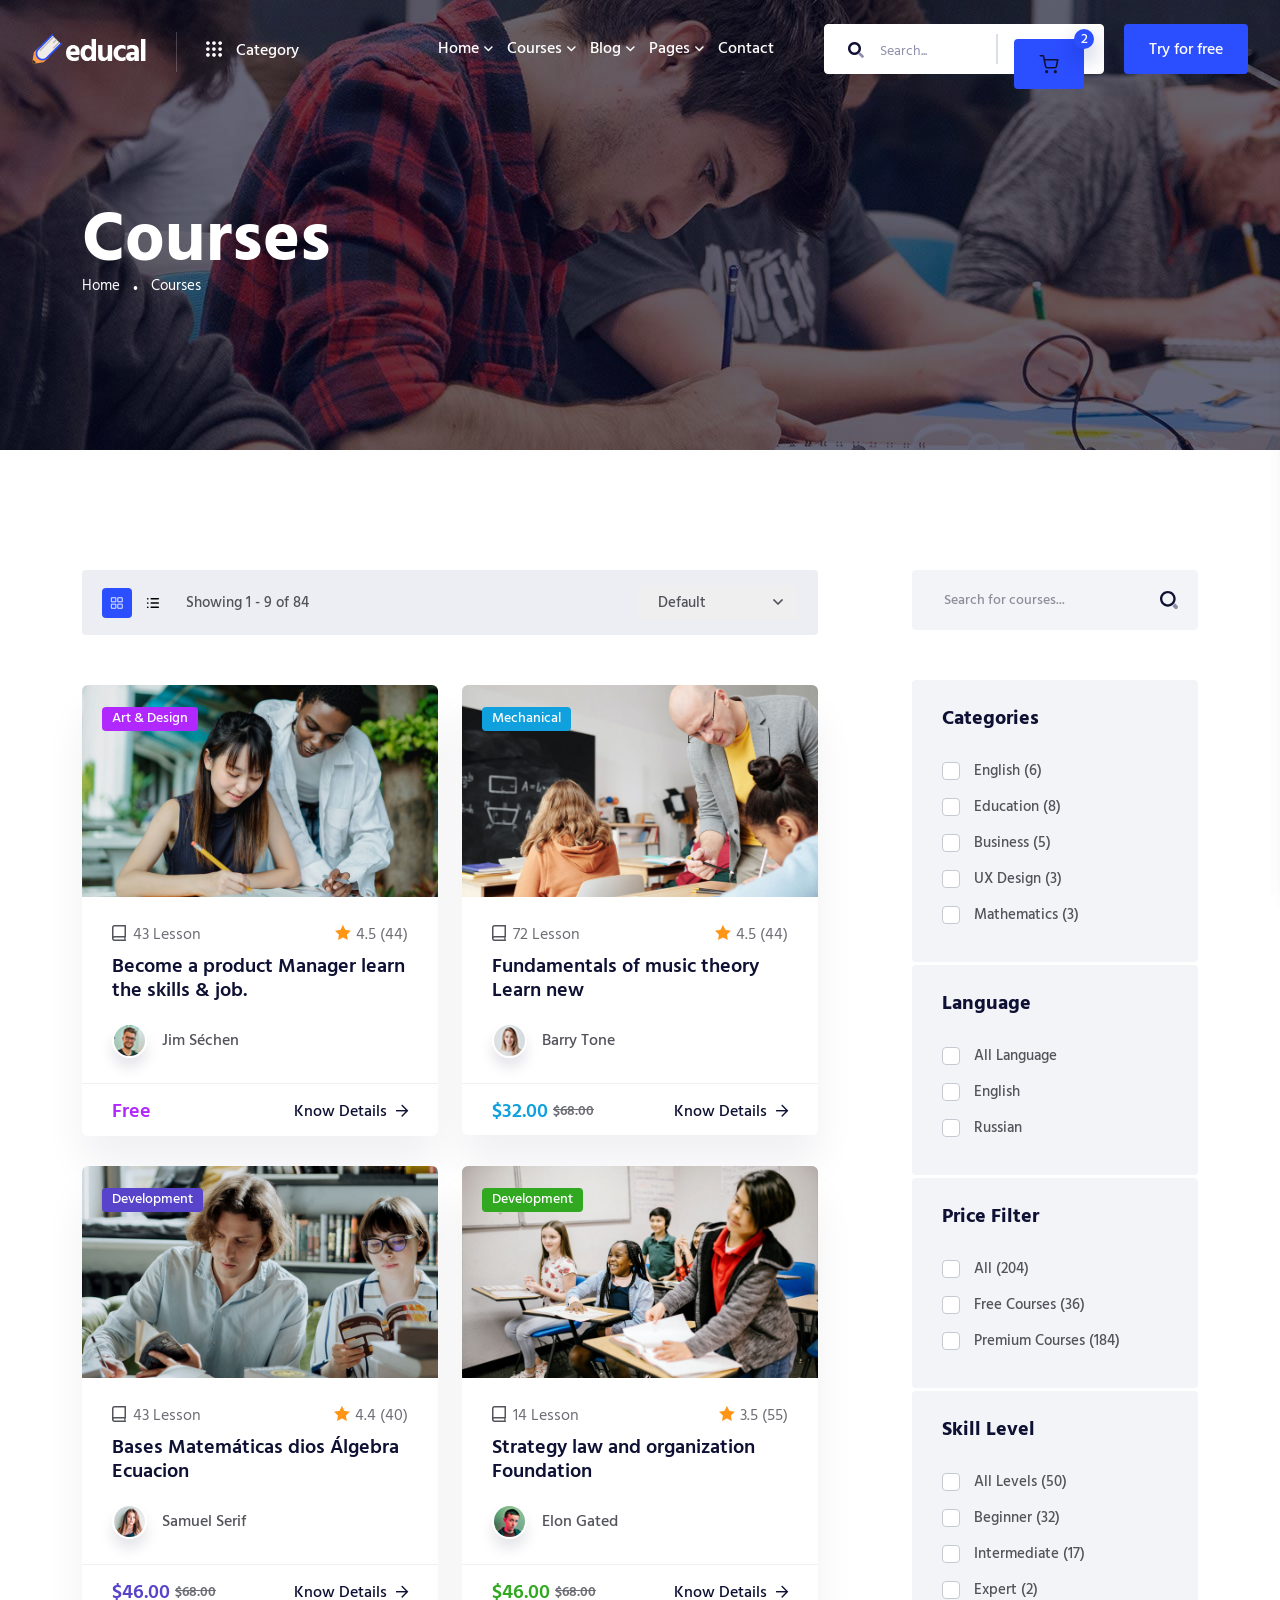
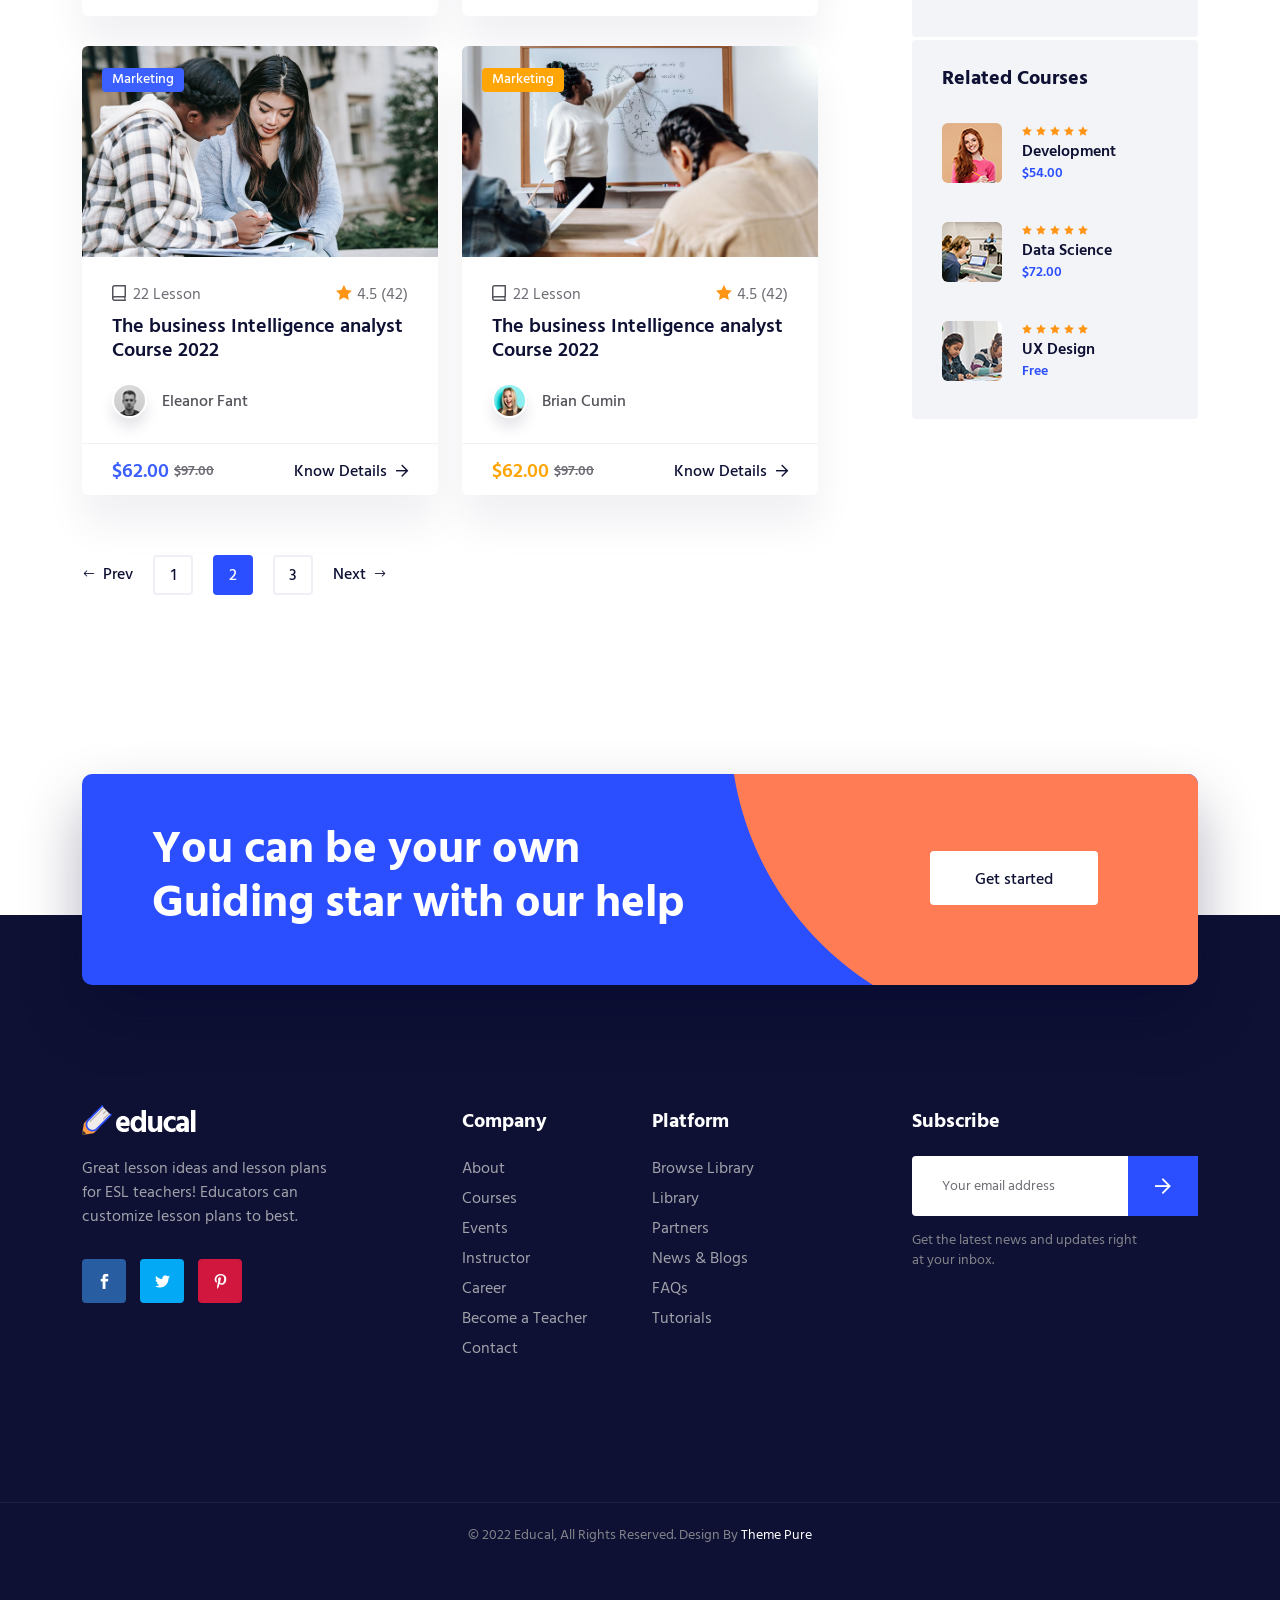
<file: course-sidebar.html>
<!doctype html>
<html class="no-js" lang="zxx">
   
<!--  course-sidebar  06:37:12 GMT -->
<head>
      <meta charset="utf-8">
      <meta http-equiv="x-ua-compatible" content="ie=edge">
      <title>Educal – Online Learning and Education HTML5 Template </title>
      <meta name="description" content="">
      <meta name="viewport" content="width=device-width, initial-scale=1">
      <!-- Place favicon.ico in the root directory -->
      <link rel="shortcut icon" type="image/x-icon" href="assets/img/favicon.png">
      <!-- CSS here -->
      <link rel="stylesheet" href="assets/css/preloader.css">
      <link rel="stylesheet" href="assets/css/bootstrap.min.css">
      <link rel="stylesheet" href="assets/css/meanmenu.css">
      <link rel="stylesheet" href="assets/css/animate.min.css">
      <link rel="stylesheet" href="assets/css/owl.carousel.min.css">
      <link rel="stylesheet" href="assets/css/swiper-bundle.css">
      <link rel="stylesheet" href="assets/css/backToTop.css">
      <link rel="stylesheet" href="assets/css/jquery.fancybox.min.css">
      <link rel="stylesheet" href="assets/css/fontAwesome5Pro.css">
      <link rel="stylesheet" href="assets/css/elegantFont.css">
      <link rel="stylesheet" href="assets/css/default.css">
      <link rel="stylesheet" href="assets/css/style.css">
   </head>
   <body>
      <!--[if lte IE 9]>
      <p class="browserupgrade">You are using an <strong>outdated</strong> browser. Please <a href="https://browsehappy.com/">upgrade your browser</a> to improve your experience and security.</p>
      <![endif]-->
      
      <!-- Add your site or application content here -->  

      <!-- pre loader area start -->
      <div id="loading">
         <div id="loading-center">
            <div id="loading-center-absolute">
               <div class="loading-content">
                  <img class="loading-logo-text" src="assets/img/logo/logo-text-2.png" alt="">
                  <div class="loading-stroke">
                     <img class="loading-logo-icon" src="assets/img/logo/logo-icon.png" alt="">
                  </div>
               </div>
            </div>
         </div>  
      </div>
      <!-- pre loader area end -->

      <!-- back to top start -->
      <div class="progress-wrap">
         <svg class="progress-circle svg-content" width="100%" height="100%" viewBox="-1 -1 102 102">
            <path d="M50,1 a49,49 0 0,1 0,98 a49,49 0 0,1 0,-98" />
         </svg>
      </div>
      <!-- back to top end -->

      <!-- header area start -->
      <header>
         <div id="header-sticky" class="header__area header__transparent header__padding header__white">
            <div class="container-fluid">
               <div class="row align-items-center">
                  <div class="col-xxl-3 col-xl-3 col-lg-4 col-md-2 col-sm-4 col-6">
                     <div class="header__left d-flex">
                        <div class="logo">
                           <a href="index.html">
                              <img class="logo-white" src="assets/img/logo/logo-2.png" alt="logo">
                              <img class="logo-black" src="assets/img/logo/logo.png" alt="logo">
                           </a>
                        </div>
                        <div class="header__category d-none d-lg-block">
                           <nav>
                              <ul>
                                 <li>
                                    <a href="course-details.html" class="cat-menu d-flex align-items-center">
                                       <div class="cat-dot-icon d-inline-block">
                                          <svg viewBox="0 0 276.2 276.2">
                                             <g>
                                                <g>
                                                   <path class="cat-dot" d="M33.1,2.5C15.3,2.5,0.9,17,0.9,34.8s14.5,32.3,32.3,32.3s32.3-14.5,32.3-32.3S51,2.5,33.1,2.5z"/>
                                                   <path class="cat-dot" d="M137.7,2.5c-17.8,0-32.3,14.5-32.3,32.3s14.5,32.3,32.3,32.3c17.8,0,32.3-14.5,32.3-32.3S155.5,2.5,137.7,2.5    z"/>
                                                   <path class="cat-dot" d="M243.9,67.1c17.8,0,32.3-14.5,32.3-32.3S261.7,2.5,243.9,2.5S211.6,17,211.6,34.8S226.1,67.1,243.9,67.1z"/>
                                                   <path class="cat-dot" d="M32.3,170.5c17.8,0,32.3-14.5,32.3-32.3c0-17.8-14.5-32.3-32.3-32.3S0,120.4,0,138.2S14.5,170.5,32.3,170.5z"/>
                                                   <path class="cat-dot" d="M136.8,170.5c17.8,0,32.3-14.5,32.3-32.3c0-17.8-14.5-32.3-32.3-32.3c-17.8,0-32.3,14.5-32.3,32.3    C104.5,156.1,119,170.5,136.8,170.5z"/>
                                                   <path class="cat-dot" d="M243,170.5c17.8,0,32.3-14.5,32.3-32.3c0-17.8-14.5-32.3-32.3-32.3s-32.3,14.5-32.3,32.3    C210.7,156.1,225.2,170.5,243,170.5z"/>
                                                   <path class="cat-dot" d="M33,209.1c-17.8,0-32.3,14.5-32.3,32.3c0,17.8,14.5,32.3,32.3,32.3s32.3-14.5,32.3-32.3S50.8,209.1,33,209.1z    "/>
                                                   <path class="cat-dot" d="M137.6,209.1c-17.8,0-32.3,14.5-32.3,32.3c0,17.8,14.5,32.3,32.3,32.3c17.8,0,32.3-14.5,32.3-32.3    S155.4,209.1,137.6,209.1z"/>
                                                   <path class="cat-dot" d="M243.8,209.1c-17.8,0-32.3,14.5-32.3,32.3c0,17.8,14.5,32.3,32.3,32.3c17.8,0,32.3-14.5,32.3-32.3    S261.6,209.1,243.8,209.1z"/>
                                                </g>
                                             </g>
                                          </svg>
                                       </div>
                                       <span>Category</span>
                                    </a>
                                    <ul class="cat-submenu">
                                       <li><a href="course-details.html">English Learning</a></li>
                                       <li><a href="course-details.html">Web Development</a></li>
                                       <li><a href="course-details.html">Logo Design</a></li>
                                       <li><a href="course-details.html">Motion Graphics</a></li>
                                       <li><a href="course-details.html">Video Edition</a></li>
                                    </ul>
                                 </li>
                              </ul>
                           </nav>
                        </div>
                     </div>
                  </div>
                  <div class="col-xxl-9 col-xl-9 col-lg-8 col-md-10 col-sm-8 col-6">
                     <div class="header__right d-flex justify-content-end align-items-center">
                        <div class="main-menu main-menu-3">
                           <nav id="mobile-menu">
                              <ul>
                                 <li class="has-dropdown">
                                    <a href="index.html">Home</a>
                                    <ul class="submenu">
                                       <li><a href="index.html">Home Style 1</a></li>
                                       <li><a href="index-2.html">Home Style 2</a></li>
                                       <li><a href="index-3.html">Home Style 3</a></li>
                                    </ul>
                                 </li>
                                 <li class="has-dropdown">
                                    <a href="course-grid.html">Courses</a>
                                    <ul class="submenu">
                                       <li><a href="course-grid.html">Courses</a></li>
                                       <li><a href="course-list.html">Course List</a></li>
                                       <li><a href="course-sidebar.html">Course sidebar</a></li>
                                       <li><a href="course-details.html">Course Details</a></li>
                                    </ul>
                                 </li>
                                 <li class="has-dropdown">
                                    <a href="blog.html">Blog</a>
                                    <ul class="submenu">
                                       <li><a href="blog.html">Blog</a></li>
                                       <li><a href="blog-details.html">Blog Details</a></li>
                                    </ul>
                                 </li>
                                 <li class="has-dropdown">
                                    <a href="course-grid.html">Pages</a>
                                    <ul class="submenu">
                                       <li><a href="about.html">About</a></li>
                                       <li><a href="instructor.html">Instructor</a></li>
                                       <li><a href="instructor-details.html">Instructor Details</a></li>
                                       <li><a href="event-details.html">Event Details</a></li>
                                       <li><a href="cart.html">My Cart</a></li>
                                       <li><a href="wishlist.html">My Wishlist</a></li>
                                       <li><a href="checkout.html">checkout</a></li>
                                       <li><a href="sign-in.html">Sign In</a></li>
                                       <li><a href="sign-up.html">Sign Up</a></li>
                                       <li><a href="error.html">Error</a></li>
                                    </ul>
                                 </li>
                                 <li><a href="contact.html">Contact</a></li>
                              </ul>
                           </nav>
                        </div>
                        <div class="header__search p-relative ml-50 d-none d-md-block">
                           <form action="#">
                              <input type="text" placeholder="Search...">
                              <button type="submit"><i class="fad fa-search"></i></button>
                           </form>
                           <div class="header__cart">
                              <a href="javascript:void(0);" class="cart-toggle-btn">
                                 <div class="header__cart-icon">
                                    <svg viewBox="0 0 24 24">
                                       <circle class="st0" cx="9" cy="21" r="1"/>
                                       <circle class="st0" cx="20" cy="21" r="1"/>
                                       <path class="st0" d="M1,1h4l2.7,13.4c0.2,1,1,1.6,2,1.6h9.7c1,0,1.8-0.7,2-1.6L23,6H6"/>
                                    </svg>
                                 </div>
                                 <span class="cart-item">2</span>
                              </a>
                           </div>
                        </div>
                        <div class="header__btn ml-20 d-none d-sm-block">
                           <a href="contact.html" class="e-btn">Try for free</a>
                        </div>
                        <div class="sidebar__menu d-xl-none">
                           <div class="sidebar-toggle-btn ml-30" id="sidebar-toggle">
                               <span class="line"></span>
                               <span class="line"></span>
                               <span class="line"></span>
                           </div>
                       </div>
                     </div>
                  </div>
               </div>
            </div>
         </div>
      </header>
      <!-- header area end -->

      <!-- cart mini area start -->
      <div class="cartmini__area">
         <div class="cartmini__wrapper">
            <div class="cartmini__title">
               <h4>Shopping cart</h4>
            </div>
            <div class="cartmini__close">
               <button type="button" class="cartmini__close-btn"><i class="fal fa-times"></i></button>
            </div>
            <div class="cartmini__widget">
               <div class="cartmini__inner">
                  <ul>
                     <li>
                        <div class="cartmini__thumb">
                           <a href="#">
                              <img src="assets/img/course/sm/cart-1.jpg" alt="">
                           </a>
                        </div>
                        <div class="cartmini__content">
                           <h5><a href="#">Strategy law and organization Foundation </a></h5>
                           <div class="product-quantity mt-10 mb-10">
                              <span class="cart-minus">-</span>
                              <input class="cart-input" type="text" value="1"/>
                              <span class="cart-plus">+</span>
                           </div>
                           <div class="product__sm-price-wrapper">
                              <span class="product__sm-price">$46.00</span>
                           </div>
                        </div>
                        <a href="#" class="cartmini__del"><i class="fal fa-times"></i></a>
                     </li>
                     <li>
                        <div class="cartmini__thumb">
                           <a href="#">
                              <img src="assets/img/course/sm/cart-2.jpg" alt="">
                           </a>
                        </div>
                        <div class="cartmini__content">
                           <h5><a href="#">Fundamentals of music theory Learn new</a></h5>
                           <div class="product-quantity mt-10 mb-10">
                              <span class="cart-minus">-</span>
                              <input class="cart-input" type="text" value="1"/>
                              <span class="cart-plus">+</span>
                           </div>
                           <div class="product__sm-price-wrapper">
                              <span class="product__sm-price">$32.00</span>
                           </div>
                        </div>
                        <a href="#" class="cartmini__del"><i class="fal fa-times"></i></a>
                     </li>
                     <li>
                        <div class="cartmini__thumb">
                           <a href="#">
                              <img src="assets/img/course/sm/cart-3.jpg" alt="">
                           </a>
                        </div>
                        <div class="cartmini__content">
                           <h5><a href="#">Strategy law and organization Foundation </a></h5>
                           <div class="product-quantity mt-10 mb-10">
                              <span class="cart-minus">-</span>
                              <input class="cart-input" type="text" value="1"/>
                              <span class="cart-plus">+</span>
                           </div>
                           <div class="product__sm-price-wrapper">
                              <span class="product__sm-price">$62.00</span>
                           </div>
                        </div>
                        <a href="#" class="cartmini__del"><i class="fal fa-times"></i></a>
                     </li>
                  </ul>
               </div>
               <div class="cartmini__checkout">
                  <div class="cartmini__checkout-title mb-30">
                     <h4>Subtotal:</h4>
                     <span>$113.00</span>
                  </div>
                  <div class="cartmini__checkout-btn">
                     <a href="cart.html" class="e-btn e-btn-border mb-10 w-100"> <span></span> view cart</a>
                     <a href="checkout.html" class="e-btn w-100"> <span></span> checkout</a>
                  </div>
               </div>
            </div>
         </div>
      </div>
      <div class="body-overlay"></div>
      <!-- cart mini area end -->


      <!-- sidebar area start -->
      <div class="sidebar__area">
         <div class="sidebar__wrapper">
            <div class="sidebar__close">
               <button class="sidebar__close-btn" id="sidebar__close-btn">
               <span><i class="fal fa-times"></i></span>
               <span>close</span>
               </button>
            </div>
            <div class="sidebar__content">
               <div class="logo mb-40">
                  <a href="index.html">
                  <img src="assets/img/logo/logo.png" alt="logo">
                  </a>
               </div>
               <div class="mobile-menu fix"></div>

               <div class="sidebar__search p-relative mt-40 ">
                  <form action="#">
                     <input type="text" placeholder="Search...">
                     <button type="submit"><i class="fad fa-search"></i></button>
                  </form>
               </div>
               <div class="sidebar__cart mt-30">
                  <a href="#">
                     <div class="header__cart-icon">
                        <svg viewBox="0 0 24 24">
                           <circle class="st0" cx="9" cy="21" r="1"/>
                           <circle class="st0" cx="20" cy="21" r="1"/>
                           <path class="st0" d="M1,1h4l2.7,13.4c0.2,1,1,1.6,2,1.6h9.7c1,0,1.8-0.7,2-1.6L23,6H6"/>
                        </svg>
                     </div>
                     <span class="cart-item">2</span>
                  </a>
               </div>
            </div>
         </div>
      </div>
      <!-- sidebar area end -->      
      <div class="body-overlay"></div>
      <!-- sidebar area end -->

      <main>

         <!-- page title area start -->
         <section class="page__title-area page__title-height page__title-overlay d-flex align-items-center" data-background="assets/img/page-title/page-title.jpg">
            <div class="container">
               <div class="row">
                  <div class="col-xxl-12">
                     <div class="page__title-wrapper mt-110">
                        <h3 class="page__title">Courses</h3>                         
                        <nav aria-label="breadcrumb">
                           <ol class="breadcrumb">
                              <li class="breadcrumb-item"><a href="index.html">Home</a></li>
                              <li class="breadcrumb-item active" aria-current="page">Courses</li>
                           </ol>
                        </nav>
                     </div>
                  </div>
               </div>
            </div>
         </section>
         <!-- page title area end -->

         <!-- course area start -->
         <section class="course__area pt-120 pb-120">
            <div class="container">
               <div class="row">
                  <div class="col-xxl-8 col-xl-8 col-lg-8">
                     <div class="course__tab-inner grey-bg-2 mb-50 d-sm-flex justify-content-between align-items-center">
                        <div class="course__tab-wrapper d-flex align-items-center">
                           <div class="course__tab-btn">
                              <ul class="nav nav-tabs" id="courseTab" role="tablist">
                                 <li class="nav-item" role="presentation">
                                    <button class="nav-link active" id="grid-tab" data-bs-toggle="tab" data-bs-target="#grid" type="button" role="tab" aria-controls="grid" aria-selected="true">
                                    <svg class="grid" viewBox="0 0 24 24">
                                       <rect x="3" y="3" class="st0" width="7" height="7"/>
                                       <rect x="14" y="3" class="st0" width="7" height="7"/>
                                       <rect x="14" y="14" class="st0" width="7" height="7"/>
                                       <rect x="3" y="14" class="st0" width="7" height="7"/>
                                       </svg>
                                    </button>
                                 </li>
                                 <li class="nav-item" role="presentation">
                                    <button class="nav-link list" id="list-tab" data-bs-toggle="tab" data-bs-target="#list" type="button" role="tab" aria-controls="list" aria-selected="false">
                                    <svg class="list" viewBox="0 0 512 512">
                                       <g>
                                          <path class="st0" d="M448,69H192c-17.7,0-32,13.9-32,31s14.3,31,32,31h256c17.7,0,32-13.9,32-31S465.7,69,448,69z"/>
                                          <circle class="st0" cx="64" cy="100" r="31"/>
                                          <path class="st0" d="M448,225H192c-17.7,0-32,13.9-32,31s14.3,31,32,31h256c17.7,0,32-13.9,32-31S465.7,225,448,225z"/>
                                          <circle class="st0" cx="64" cy="256" r="31"/>
                                          <path class="st0" d="M448,381H192c-17.7,0-32,13.9-32,31s14.3,31,32,31h256c17.7,0,32-13.9,32-31S465.7,381,448,381z"/>
                                          <circle class="st0" cx="64" cy="412" r="31"/>
                                       </g>
                                       </svg>
                                    </button>
                                 </li>
                              </ul>
                           </div>
                           <div class="course__view">
                              <h4>Showing 1 - 9 of 84</h4>
                           </div>
                        </div>
                        <div class="course__sort d-flex justify-content-sm-end">
                           <div class="course__sort-inner">
                              <select>
                                 <option>Default</option>
                                 <option>Option 1</option>
                                 <option>Option 2</option>
                                 <option>Option 3</option>
                                 <option>Option 4</option>
                                 <option>Option 5</option>
                                 <option>Option 6</option>
                              </select>
                           </div>
                        </div>
                     </div>
                     <div class="course__tab-conent">
                        <div class="tab-content" id="courseTabContent">
                           <div class="tab-pane fade show active" id="grid" role="tabpanel" aria-labelledby="grid-tab">
                              <div class="row">
                                 <div class="col-xxl-6 col-xl-6 col-lg-6 col-md-6">
                                    <div class="course__item white-bg mb-30 fix">
                                       <div class="course__thumb w-img p-relative fix">
                                          <a href="course-details.html">
                                             <img src="assets/img/course/course-1.jpg" alt="">
                                          </a>
                                          <div class="course__tag">
                                             <a href="#">Art & Design</a>
                                          </div>
                                       </div>
                                       <div class="course__content">
                                          <div class="course__meta d-flex align-items-center justify-content-between">
                                             <div class="course__lesson">
                                                <span><i class="far fa-book-alt"></i>43 Lesson</span>
                                             </div>
                                             <div class="course__rating">
                                                <span><i class="icon_star"></i>4.5 (44)</span>
                                             </div>
                                          </div>
                                          <h3 class="course__title"><a href="course-details.html">Become a product Manager learn the skills & job.</a></h3>
                                          <div class="course__teacher d-flex align-items-center">
                                             <div class="course__teacher-thumb mr-15">
                                                <img src="assets/img/course/teacher/teacher-1.jpg" alt="">
                                             </div>
                                             <h6><a href="instructor-details.html">Jim Séchen</a></h6>
                                          </div>
                                       </div>
                                       <div class="course__more d-flex justify-content-between align-items-center">
                                          <div class="course__status">
                                             <span>Free</span>
                                          </div>
                                          <div class="course__btn">
                                             <a href="course-details.html" class="link-btn">
                                                Know Details
                                                <i class="far fa-arrow-right"></i>
                                                <i class="far fa-arrow-right"></i>
                                             </a>
                                          </div>
                                       </div>
                                    </div>
                                 </div>
                                 <div class="col-xxl-6 col-xl-6 col-lg-6 col-md-6">
                                    <div class="course__item white-bg mb-30 fix">
                                       <div class="course__thumb w-img p-relative fix">
                                          <a href="course-details.html">
                                             <img src="assets/img/course/course-2.jpg" alt="">
                                          </a>
                                          <div class="course__tag">
                                             <a href="#" class="sky-blue">Mechanical</a>
                                          </div>
                                       </div>
                                       <div class="course__content">
                                          <div class="course__meta d-flex align-items-center justify-content-between">
                                             <div class="course__lesson">
                                                <span><i class="far fa-book-alt"></i>72 Lesson</span>
                                             </div>
                                             <div class="course__rating">
                                                <span><i class="icon_star"></i>4.5 (44)</span>
                                             </div>
                                          </div>
                                          <h3 class="course__title"><a href="course-details.html">Fundamentals of music theory Learn new</a></h3>
                                          <div class="course__teacher d-flex align-items-center">
                                             <div class="course__teacher-thumb mr-15">
                                                <img src="assets/img/course/teacher/teacher-2.jpg" alt="">
                                             </div>
                                             <h6><a href="instructor-details.html">Barry Tone</a></h6>
                                          </div>
                                       </div>
                                       <div class="course__more d-flex justify-content-between align-items-center">
                                          <div class="course__status d-flex align-items-center">
                                             <span class="sky-blue">$32.00</span>
                                             <span class="old-price">$68.00</span>
                                          </div>
                                          <div class="course__btn">
                                             <a href="course-details.html" class="link-btn">
                                                Know Details
                                                <i class="far fa-arrow-right"></i>
                                                <i class="far fa-arrow-right"></i>
                                             </a>
                                          </div>
                                       </div>
                                    </div>
                                 </div>
                                 <div class="col-xxl-6 col-xl-6 col-lg-6 col-md-6">
                                    <div class="course__item white-bg mb-30 fix">
                                       <div class="course__thumb w-img p-relative fix">
                                          <a href="course-details.html">
                                             <img src="assets/img/course/course-7.jpg" alt="">
                                          </a>
                                          <div class="course__tag">
                                             <a href="#" class="blue-2">Development</a>
                                          </div>
                                       </div>
                                       <div class="course__content">
                                          <div class="course__meta d-flex align-items-center justify-content-between">
                                             <div class="course__lesson">
                                                <span><i class="far fa-book-alt"></i>43 Lesson</span>
                                             </div>
                                             <div class="course__rating">
                                                <span><i class="icon_star"></i>4.4 (40)</span>
                                             </div>
                                          </div>
                                          <h3 class="course__title"><a href="course-details.html">Bases Matemáticas dios Álgebra Ecuacion</a></h3>
                                          <div class="course__teacher d-flex align-items-center">
                                             <div class="course__teacher-thumb mr-15">
                                                <img src="assets/img/course/teacher/teacher-7.jpg" alt="">
                                             </div>
                                             <h6><a href="instructor-details.html">Samuel Serif</a></h6>
                                          </div>
                                       </div>
                                       <div class="course__more d-flex justify-content-between align-items-center">
                                          <div class="course__status d-flex align-items-center">
                                             <span class="blue-2">$46.00</span>
                                             <span class="old-price">$68.00</span>
                                          </div>
                                          <div class="course__btn">
                                             <a href="course-details.html" class="link-btn">
                                                Know Details
                                                <i class="far fa-arrow-right"></i>
                                                <i class="far fa-arrow-right"></i>
                                             </a>
                                          </div>
                                       </div>
                                    </div>
                                 </div>
                                 <div class="col-xxl-6 col-xl-6 col-lg-6 col-md-6">
                                    <div class="course__item white-bg mb-30 fix">
                                       <div class="course__thumb w-img p-relative fix">
                                          <a href="course-details.html">
                                             <img src="assets/img/course/course-3.jpg" alt="">
                                          </a>
                                          <div class="course__tag">
                                             <a href="#" class="green">Development</a>
                                          </div>
                                       </div>
                                       <div class="course__content">
                                          <div class="course__meta d-flex align-items-center justify-content-between">
                                             <div class="course__lesson">
                                                <span><i class="far fa-book-alt"></i>14 Lesson</span>
                                             </div>
                                             <div class="course__rating">
                                                <span><i class="icon_star"></i>3.5 (55)</span>
                                             </div>
                                          </div>
                                          <h3 class="course__title"><a href="course-details.html">Strategy law and organization Foundation</a></h3>
                                          <div class="course__teacher d-flex align-items-center">
                                             <div class="course__teacher-thumb mr-15">
                                                <img src="assets/img/course/teacher/teacher-3.jpg" alt="">
                                             </div>
                                             <h6><a href="instructor-details.html">Elon Gated</a></h6>
                                          </div>
                                       </div>
                                       <div class="course__more d-flex justify-content-between align-items-center">
                                          <div class="course__status d-flex align-items-center">
                                             <span class="green">$46.00</span>
                                             <span class="old-price">$68.00</span>
                                          </div>
                                          <div class="course__btn">
                                             <a href="course-details.html" class="link-btn">
                                                Know Details
                                                <i class="far fa-arrow-right"></i>
                                                <i class="far fa-arrow-right"></i>
                                             </a>
                                          </div>
                                       </div>
                                    </div>
                                 </div>
                                 <div class="col-xxl-6 col-xl-6 col-lg-6 col-md-6">
                                    <div class="course__item white-bg mb-30 fix">
                                       <div class="course__thumb w-img p-relative fix">
                                          <a href="course-details.html">
                                             <img src="assets/img/course/course-4.jpg" alt="">
                                          </a>
                                          <div class="course__tag">
                                             <a href="#" class="blue">Marketing</a>
                                          </div>
                                       </div>
                                       <div class="course__content">
                                          <div class="course__meta d-flex align-items-center justify-content-between">
                                             <div class="course__lesson">
                                                <span><i class="far fa-book-alt"></i>22 Lesson</span>
                                             </div>
                                             <div class="course__rating">
                                                <span><i class="icon_star"></i>4.5 (42)</span>
                                             </div>
                                          </div>
                                          <h3 class="course__title"><a href="course-details.html">The business Intelligence analyst Course 2022</a></h3>
                                          <div class="course__teacher d-flex align-items-center">
                                             <div class="course__teacher-thumb mr-15">
                                                <img src="assets/img/course/teacher/teacher-4.jpg" alt="">
                                             </div>
                                             <h6><a href="instructor-details.html">Eleanor Fant</a></h6>
                                          </div>
                                       </div>
                                       <div class="course__more d-flex justify-content-between align-items-center">
                                          <div class="course__status d-flex align-items-center">
                                             <span class="blue">$62.00</span>
                                             <span class="old-price">$97.00</span>
                                          </div>
                                          <div class="course__btn">
                                             <a href="course-details.html" class="link-btn">
                                                Know Details
                                                <i class="far fa-arrow-right"></i>
                                                <i class="far fa-arrow-right"></i>
                                             </a>
                                          </div>
                                       </div>
                                    </div>
                                 </div>
                                 <div class="col-xxl-6 col-xl-6 col-lg-6 col-md-6">
                                    <div class="course__item white-bg mb-30 fix">
                                       <div class="course__thumb w-img p-relative fix">
                                          <a href="course-details.html">
                                             <img src="assets/img/course/course-8.jpg" alt="">
                                          </a>
                                          <div class="course__tag">
                                             <a href="#" class="yellow">Marketing</a>
                                          </div>
                                       </div>
                                       <div class="course__content">
                                          <div class="course__meta d-flex align-items-center justify-content-between">
                                             <div class="course__lesson">
                                                <span><i class="far fa-book-alt"></i>22 Lesson</span>
                                             </div>
                                             <div class="course__rating">
                                                <span><i class="icon_star"></i>4.5 (42)</span>
                                             </div>
                                          </div>
                                          <h3 class="course__title"><a href="course-details.html">The business Intelligence analyst Course 2022</a></h3>
                                          <div class="course__teacher d-flex align-items-center">
                                             <div class="course__teacher-thumb mr-15">
                                                <img src="assets/img/course/teacher/teacher-8.jpg" alt="">
                                             </div>
                                             <h6><a href="instructor-details.html">Brian Cumin</a></h6>
                                          </div>
                                       </div>
                                       <div class="course__more d-flex justify-content-between align-items-center">
                                          <div class="course__status d-flex align-items-center">
                                             <span class="yellow">$62.00</span>
                                             <span class="old-price">$97.00</span>
                                          </div>
                                          <div class="course__btn">
                                             <a href="course-details.html" class="link-btn">
                                                Know Details
                                                <i class="far fa-arrow-right"></i>
                                                <i class="far fa-arrow-right"></i>
                                             </a>
                                          </div>
                                       </div>
                                    </div>
                                 </div>
                              </div>
                           </div>
                           <div class="tab-pane fade" id="list" role="tabpanel" aria-labelledby="list-tab">
                              <div class="row">
                                 <div class="col-xxl-12">
                                    <div class="course__item white-bg mb-30 fix">
                                       <div class="row gx-0">
                                          <div class="col-xxl-4 col-xl-4 col-lg-4">
                                             <div class="course__thumb course__thumb-list w-img p-relative fix">
                                                <a href="course-details.html">
                                                   <img src="assets/img/course/list/course-1.jpg" alt="">
                                                </a>
                                                <div class="course__tag">
                                                   <a href="#">Art & Design</a>
                                                </div>
                                             </div>
                                          </div>
                                          <div class="col-xxl-8 col-xl-8 col-lg-8">
                                             <div class="course__right">
                                                <div class="course__content course__content-4">
                                                   <div class="course__meta d-flex align-items-center">
                                                      <div class="course__lesson mr-20">
                                                         <span><i class="far fa-book-alt"></i>43 Lesson</span>
                                                      </div>
                                                      <div class="course__rating">
                                                         <span><i class="icon_star"></i>4.5 (44)</span>
                                                      </div>
                                                   </div>
                                                   <h3 class="course__title">
                                                      <a href="course-details.html">Become a product Manager learn the skills & job.</a>
                                                   </h3>
                                                   <div class="course__teacher d-flex align-items-center">
                                                      <div class="course__teacher-thumb mr-15">
                                                         <img src="assets/img/course/teacher/teacher-1.jpg" alt="">
                                                      </div>
                                                      <h6><a href="instructor-details.html">Jim Séchen</a></h6>
                                                   </div>
                                                </div>
                                                <div class="course__more course__more-2 course__more-3 d-flex justify-content-between align-items-center">
                                                   <div class="course__status">
                                                      <span>Free</span>
                                                   </div>
                                                   <div class="course__btn">
                                                      <a href="course-details.html" class="link-btn">
                                                         Know Details
                                                         <i class="far fa-arrow-right"></i>
                                                         <i class="far fa-arrow-right"></i>
                                                      </a>
                                                   </div>
                                                </div>
                                             </div>
                                          </div>
                                       </div>
                                    </div>
                                 </div>                                                           
                                 <div class="col-xxl-12">
                                    <div class="course__item white-bg mb-30 fix">
                                       <div class="row gx-0">
                                          <div class="col-xxl-4 col-xl-4 col-lg-4">
                                             <div class="course__thumb course__thumb-list w-img p-relative fix">
                                                <a href="course-details.html">
                                                   <img src="assets/img/course/list/course-2.jpg" alt="">
                                                </a>
                                                <div class="course__tag">
                                                   <a href="#" class="sky-blue">Art & Design</a>
                                                </div>
                                             </div>
                                          </div>
                                          <div class="col-xxl-8 col-xl-8 col-lg-8">
                                             <div class="course__right">
                                                <div class="course__content course__content-4">
                                                   <div class="course__meta d-flex align-items-center">
                                                      <div class="course__lesson mr-20">
                                                         <span><i class="far fa-book-alt"></i>72 Lesson</span>
                                                      </div>
                                                      <div class="course__rating">
                                                         <span><i class="icon_star"></i>4.5 (44)</span>
                                                      </div>
                                                   </div>
                                                   <h3 class="course__title">
                                                      <a href="course-details.html">Fundamentals of music theory Learn new.</a>
                                                   </h3>
                                                   <div class="course__teacher d-flex align-items-center">
                                                      <div class="course__teacher-thumb mr-15">
                                                         <img src="assets/img/course/teacher/teacher-2.jpg" alt="">
                                                      </div>
                                                      <h6><a href="instructor-details.html">Barry Tone</a></h6>
                                                   </div>
                                                </div>
                                                <div class="course__more course__more-2 course__more-3 d-flex justify-content-between align-items-center">
                                                   <div class="course__status d-flex align-items-center">
                                                      <span class="sky-blue">$32.00</span>
                                                      <span class="old-price">$68.00</span>
                                                   </div>
                                                   <div class="course__btn">
                                                      <a href="course-details.html" class="link-btn">
                                                         Know Details
                                                         <i class="far fa-arrow-right"></i>
                                                         <i class="far fa-arrow-right"></i>
                                                      </a>
                                                   </div>
                                                </div>
                                             </div>
                                          </div>
                                       </div>
                                    </div>
                                 </div>                                                           
                                 <div class="col-xxl-12">
                                    <div class="course__item white-bg mb-30 fix">
                                       <div class="row gx-0">
                                          <div class="col-xxl-4 col-xl-4 col-lg-4">
                                             <div class="course__thumb course__thumb-list w-img p-relative fix">
                                                <a href="course-details.html">
                                                   <img src="assets/img/course/list/course-3.jpg" alt="">
                                                </a>
                                                <div class="course__tag">
                                                   <a href="#" class="blue-2">Art & Design</a>
                                                </div>
                                             </div>
                                          </div>
                                          <div class="col-xxl-8 col-xl-8 col-lg-8">
                                             <div class="course__right">
                                                <div class="course__content course__content-4">
                                                   <div class="course__meta d-flex align-items-center">
                                                      <div class="course__lesson mr-20">
                                                         <span><i class="far fa-book-alt"></i>14 Lesson</span>
                                                      </div>
                                                      <div class="course__rating">
                                                         <span><i class="icon_star"></i>3.5 (32)</span>
                                                      </div>
                                                   </div>
                                                   <h3 class="course__title">
                                                      <a href="course-details.html">Strategy law and organization Foundation</a>
                                                   </h3>
                                                   <div class="course__teacher d-flex align-items-center">
                                                      <div class="course__teacher-thumb mr-15">
                                                         <img src="assets/img/course/teacher/teacher-3.jpg" alt="">
                                                      </div>
                                                      <h6><a href="instructor-details.html">Elon Gated</a></h6>
                                                   </div>
                                                </div>
                                                <div class="course__more course__more-2 course__more-3 d-flex justify-content-between align-items-center">
                                                   <div class="course__status d-flex align-items-center">
                                                      <span class="blue-2">$46.00</span>
                                                      <span class="old-price">$68.00</span>
                                                   </div>
                                                   <div class="course__btn">
                                                      <a href="course-details.html" class="link-btn">
                                                         Know Details
                                                         <i class="far fa-arrow-right"></i>
                                                         <i class="far fa-arrow-right"></i>
                                                      </a>
                                                   </div>
                                                </div>
                                             </div>
                                          </div>
                                       </div>
                                    </div>
                                 </div>                                                           
                                 <div class="col-xxl-12">
                                    <div class="course__item white-bg mb-30 fix">
                                       <div class="row gx-0">
                                          <div class="col-xxl-4 col-xl-4 col-lg-4">
                                             <div class="course__thumb course__thumb-list w-img p-relative fix">
                                                <a href="course-details.html">
                                                   <img src="assets/img/course/list/course-4.jpg" alt="">
                                                </a>
                                                <div class="course__tag">
                                                   <a href="#" class="green">Art & Design</a>
                                                </div>
                                             </div>
                                          </div>
                                          <div class="col-xxl-8 col-xl-8 col-lg-8">
                                             <div class="course__right">
                                                <div class="course__content course__content-4">
                                                   <div class="course__meta d-flex align-items-center">
                                                      <div class="course__lesson mr-20">
                                                         <span><i class="far fa-book-alt"></i>14 Lesson</span>
                                                      </div>
                                                      <div class="course__rating">
                                                         <span><i class="icon_star"></i>3.5 (32)</span>
                                                      </div>
                                                   </div>
                                                   <h3 class="course__title">
                                                      <a href="course-details.html">The business Intelligence analyst Course 2022</a>
                                                   </h3>
                                                   <div class="course__teacher d-flex align-items-center">
                                                      <div class="course__teacher-thumb mr-15">
                                                         <img src="assets/img/course/teacher/teacher-4.jpg" alt="">
                                                      </div>
                                                      <h6><a href="instructor-details.html">Eleanor Fant</a></h6>
                                                   </div>
                                                </div>
                                                <div class="course__more course__more-2 course__more-3 d-flex justify-content-between align-items-center">
                                                   <div class="course__status d-flex align-items-center">
                                                      <span class="green">$46.00</span>
                                                      <span class="old-price">$68.00</span>
                                                   </div>
                                                   <div class="course__btn">
                                                      <a href="course-details.html" class="link-btn">
                                                         Know Details
                                                         <i class="far fa-arrow-right"></i>
                                                         <i class="far fa-arrow-right"></i>
                                                      </a>
                                                   </div>
                                                </div>
                                             </div>
                                          </div>
                                       </div>
                                    </div>
                                 </div>                                                           
                                 <div class="col-xxl-12">
                                    <div class="course__item white-bg mb-30 fix">
                                       <div class="row gx-0">
                                          <div class="col-xxl-4 col-xl-4 col-lg-4">
                                             <div class="course__thumb course__thumb-list w-img p-relative fix">
                                                <a href="course-details.html">
                                                   <img src="assets/img/course/list/course-5.jpg" alt="">
                                                </a>
                                                <div class="course__tag">
                                                   <a href="#" class="blue">Art & Design</a>
                                                </div>
                                             </div>
                                          </div>
                                          <div class="col-xxl-8 col-xl-8 col-lg-8">
                                             <div class="course__right">
                                                <div class="course__content course__content-4">
                                                   <div class="course__meta d-flex align-items-center">
                                                      <div class="course__lesson mr-20">
                                                         <span><i class="far fa-book-alt"></i>14 Lesson</span>
                                                      </div>
                                                      <div class="course__rating">
                                                         <span><i class="icon_star"></i>3.5 (32)</span>
                                                      </div>
                                                   </div>
                                                   <h3 class="course__title">
                                                      <a href="course-details.html">Build your media and Public presence</a>
                                                   </h3>
                                                   <div class="course__teacher d-flex align-items-center">
                                                      <div class="course__teacher-thumb mr-15">
                                                         <img src="assets/img/course/teacher/teacher-5.jpg" alt="">
                                                      </div>
                                                      <h6><a href="instructor-details.html">Pelican Steve</a></h6>
                                                   </div>
                                                </div>
                                                <div class="course__more course__more-2 course__more-3 d-flex justify-content-between align-items-center">
                                                   <div class="course__status d-flex align-items-center">
                                                      <span class="blue">$62.00</span>
                                                      <span class="old-price">$97.00</span>
                                                   </div>
                                                   <div class="course__btn">
                                                      <a href="course-details.html" class="link-btn">
                                                         Know Details
                                                         <i class="far fa-arrow-right"></i>
                                                         <i class="far fa-arrow-right"></i>
                                                      </a>
                                                   </div>
                                                </div>
                                             </div>
                                          </div>
                                       </div>
                                    </div>
                                 </div>                                                           
                                 <div class="col-xxl-12">
                                    <div class="course__item white-bg mb-30 fix">
                                       <div class="row gx-0">
                                          <div class="col-xxl-4 col-xl-4 col-lg-4">
                                             <div class="course__thumb course__thumb-list w-img p-relative fix">
                                                <a href="course-details.html">
                                                   <img src="assets/img/course/list/course-6.jpg" alt="">
                                                </a>
                                                <div class="course__tag">
                                                   <a href="#" class="yellow">Art & Design</a>
                                                </div>
                                             </div>
                                          </div>
                                          <div class="col-xxl-8 col-xl-8 col-lg-8">
                                             <div class="course__right">
                                                <div class="course__content course__content-4">
                                                   <div class="course__meta d-flex align-items-center">
                                                      <div class="course__lesson mr-20">
                                                         <span><i class="far fa-book-alt"></i>33 Lesson</span>
                                                      </div>
                                                      <div class="course__rating">
                                                         <span><i class="icon_star"></i>3.5 (72)</span>
                                                      </div>
                                                   </div>
                                                   <h3 class="course__title">
                                                      <a href="course-details.html">Creative writing through Storytelling</a>
                                                   </h3>
                                                   <div class="course__teacher d-flex align-items-center">
                                                      <div class="course__teacher-thumb mr-15">
                                                         <img src="assets/img/course/teacher/teacher-6.jpg" alt="">
                                                      </div>
                                                      <h6><a href="instructor-details.html">Elon Gated</a></h6>
                                                   </div>
                                                </div>
                                                <div class="course__more course__more-2 course__more-3 d-flex justify-content-between align-items-center">
                                                   <div class="course__status d-flex align-items-center">
                                                      <span class="yellow">$62.00</span>
                                                      <span class="old-price">$97.00</span>
                                                   </div>
                                                   <div class="course__btn">
                                                      <a href="course-details.html" class="link-btn">
                                                         Know Details
                                                         <i class="far fa-arrow-right"></i>
                                                         <i class="far fa-arrow-right"></i>
                                                      </a>
                                                   </div>
                                                </div>
                                             </div>
                                          </div>
                                       </div>
                                    </div>
                                 </div>                                                           
                              </div>
                           </div>
                         </div>
                         <div class="row">
                           <div class="col-xxl-12">
                              <div class="basic-pagination wow fadeInUp mt-30" data-wow-delay=".2s">
                                 <ul class="d-flex align-items-center"> 
                                    <li class="prev">
                                       <a href="course-grid.html" class="link-btn link-prev">
                                          Prev
                                          <i class="arrow_left"></i>
                                          <i class="arrow_left"></i>
                                       </a>
                                    </li>
                                    <li>
                                       <a href="course-grid.html">
                                          <span>1</span>
                                       </a>
                                    </li>
                                    <li class="active">
                                       <a href="course-grid.html">
                                          <span>2</span>
                                       </a>
                                    </li>
                                    <li>
                                       <a href="product.html">
                                          <span>3</span>
                                       </a>
                                    </li>
                                    <li class="next">
                                       <a href="course-grid.html" class="link-btn">
                                          Next
                                          <i class="arrow_right"></i>
                                          <i class="arrow_right"></i>
                                       </a>
                                    </li>
                                 </ul>
                              </div>
                           </div>
                        </div>
                     </div>
                  </div>
                  <div class="col-xxl-4 col-xl-4 col-lg-4">
                     <div class="course__sidebar pl-70">
                        <div class="course__sidebar-search mb-50">
                           <form action="#">
                              <input type="text" placeholder="Search for courses...">
                              <button type="submit">
                                 <svg version="1.1" xmlns="http://www.w3.org/2000/svg" xmlns:xlink="http://www.w3.org/1999/xlink" x="0px" y="0px" viewBox="0 0 584.4 584.4" style="enable-background:new 0 0 584.4 584.4;" xml:space="preserve">
                                    <g>
                                       <g>
                                          <path class="st0" d="M565.7,474.9l-61.1-61.1c-3.8-3.8-8.8-5.9-13.9-5.9c-6.3,0-12.1,3-15.9,8.3c-16.3,22.4-36,42.1-58.4,58.4    c-4.8,3.5-7.8,8.8-8.3,14.5c-0.4,5.6,1.7,11.3,5.8,15.4l61.1,61.1c12.1,12.1,28.2,18.8,45.4,18.8c17.1,0,33.3-6.7,45.4-18.8    C590.7,540.6,590.7,499.9,565.7,474.9z"/>
                                          <path class="st1" d="M254.6,509.1c140.4,0,254.5-114.2,254.5-254.5C509.1,114.2,394.9,0,254.6,0C114.2,0,0,114.2,0,254.5    C0,394.9,114.2,509.1,254.6,509.1z M254.6,76.4c98.2,0,178.1,79.9,178.1,178.1s-79.9,178.1-178.1,178.1S76.4,352.8,76.4,254.5    S156.3,76.4,254.6,76.4z"/>
                                       </g>
                                    </g>
                                 </svg>
                              </button>
                           </form>
                        </div>
                        <div class="course__sidebar-widget grey-bg">
                           <div class="course__sidebar-info">
                              <h3 class="course__sidebar-title">Categories</h3>
                              <ul>
                                 <li>
                                    <div class="course__sidebar-check mb-10 d-flex align-items-center">
                                       <input class="m-check-input" type="checkbox" id="m-eng">
                                       <label class="m-check-label" for="m-eng">English  (6)</label>
                                    </div>
                                 </li>
                                 <li>
                                    <div class="course__sidebar-check mb-10 d-flex align-items-center">
                                       <input class="m-check-input" type="checkbox" id="m-edu">
                                       <label class="m-check-label" for="m-edu">Education  (8)</label>
                                    </div>
                                 </li>
                                 <li>
                                    <div class="course__sidebar-check mb-10 d-flex align-items-center">
                                       <input class="m-check-input" type="checkbox" id="m-bus">
                                       <label class="m-check-label" for="m-bus">Business  (5)</label>
                                    </div>
                                 </li>
                                 <li>
                                    <div class="course__sidebar-check mb-10 d-flex align-items-center">
                                       <input class="m-check-input" type="checkbox" id="m-design">
                                       <label class="m-check-label" for="m-design">UX Design  (3)</label>
                                    </div>
                                 </li>
                                 <li>
                                    <div class="course__sidebar-check mb-10 d-flex align-items-center">
                                       <input class="m-check-input" type="checkbox" id="m-math">
                                       <label class="m-check-label" for="m-math">Mathematics  (3)</label>
                                    </div>
                                 </li>
                              </ul>
                           </div>
                        </div>
                        <div class="course__sidebar-widget grey-bg">
                           <div class="course__sidebar-info">
                              <h3 class="course__sidebar-title">Language</h3>
                              <ul>
                                 <li>
                                    <div class="course__sidebar-check mb-10 d-flex align-items-center">
                                       <input class="m-check-input" type="checkbox" id="m-all">
                                       <label class="m-check-label" for="m-all">All Language</label>
                                    </div>
                                 </li>
                                 <li>
                                    <div class="course__sidebar-check mb-10 d-flex align-items-center">
                                       <input class="m-check-input" type="checkbox" id="m-eng-2">
                                       <label class="m-check-label" for="m-eng-2">English</label>
                                    </div>
                                 </li>
                                 <li>
                                    <div class="course__sidebar-check mb-10 d-flex align-items-center">
                                       <input class="m-check-input" type="checkbox" id="m-russ">
                                       <label class="m-check-label" for="m-russ">Russian</label>
                                    </div>
                                 </li>
                              </ul>
                           </div>
                        </div>
                        <div class="course__sidebar-widget grey-bg">
                           <div class="course__sidebar-info">
                              <h3 class="course__sidebar-title">Price Filter</h3>
                              <ul>
                                 <li>
                                    <div class="course__sidebar-check mb-10 d-flex align-items-center">
                                       <input class="m-check-input" type="checkbox" id="m-all-course">
                                       <label class="m-check-label" for="m-all-course">All  (204)</label>
                                    </div>
                                 </li>
                                 <li>
                                    <div class="course__sidebar-check mb-10 d-flex align-items-center">
                                       <input class="m-check-input" type="checkbox" id="m-free">
                                       <label class="m-check-label" for="m-free">Free Courses  (36)</label>
                                    </div>
                                 </li>
                                 <li>
                                    <div class="course__sidebar-check mb-10 d-flex align-items-center">
                                       <input class="m-check-input" type="checkbox" id="m-premium">
                                       <label class="m-check-label" for="m-premium">Premium Courses  (184)</label>
                                    </div>
                                 </li>
                              </ul>
                           </div>
                        </div>
                        <div class="course__sidebar-widget grey-bg">
                           <div class="course__sidebar-info">
                              <h3 class="course__sidebar-title">Skill level</h3>
                              <ul>
                                 <li>
                                    <div class="course__sidebar-check mb-10 d-flex align-items-center">
                                       <input class="m-check-input" type="checkbox" id="m-level">
                                       <label class="m-check-label" for="m-level">All Levels  (50)</label>
                                    </div>
                                 </li>
                                 <li>
                                    <div class="course__sidebar-check mb-10 d-flex align-items-center">
                                       <input class="m-check-input" type="checkbox" id="m-beginner">
                                       <label class="m-check-label" for="m-beginner">Beginner  (32)</label>
                                    </div>
                                 </li>
                                 <li>
                                    <div class="course__sidebar-check mb-10 d-flex align-items-center">
                                       <input class="m-check-input" type="checkbox" id="m-intermediate">
                                       <label class="m-check-label" for="m-intermediate">Intermediate  (17)</label>
                                    </div>
                                 </li>
                                 <li>
                                    <div class="course__sidebar-check mb-10 d-flex align-items-center">
                                       <input class="m-check-input" type="checkbox" id="m-expert">
                                       <label class="m-check-label" for="m-expert">Expert  (2)</label>
                                    </div>
                                 </li>
                              </ul>
                           </div>
                        </div>
                        <div class="course__sidebar-widget grey-bg">
                           <div class="course__sidebar-course">
                              <h3 class="course__sidebar-title">Related courses</h3>
                              <ul>
                                 <li>
                                    <div class="course__sm d-flex align-items-center mb-30">
                                       <div class="course__sm-thumb mr-20">
                                          <a href="#">
                                             <img src="assets/img/course/sm/course-sm-1.jpg" alt="">
                                          </a>
                                       </div>
                                       <div class="course__sm-content">
                                          <div class="course__sm-rating">
                                             <ul>
                                                <li><a href="#"> <i class="icon_star"></i> </a></li>
                                                <li><a href="#"> <i class="icon_star"></i> </a></li>
                                                <li><a href="#"> <i class="icon_star"></i> </a></li>
                                                <li><a href="#"> <i class="icon_star"></i> </a></li>
                                                <li><a href="#"> <i class="icon_star"></i> </a></li>
                                             </ul>
                                          </div>
                                          <h5><a href="course-details.html">Development</a></h5>
                                          <div class="course__sm-price">
                                             <span>$54.00</span>
                                          </div>
                                       </div>
                                    </div>
                                 </li>
                                 <li>
                                    <div class="course__sm d-flex align-items-center mb-30">
                                       <div class="course__sm-thumb mr-20">
                                          <a href="#">
                                             <img src="assets/img/course/sm/course-sm-2.jpg" alt="">
                                          </a>
                                       </div>
                                       <div class="course__sm-content">
                                          <div class="course__sm-rating">
                                             <ul>
                                                <li><a href="#"> <i class="icon_star"></i> </a></li>
                                                <li><a href="#"> <i class="icon_star"></i> </a></li>
                                                <li><a href="#"> <i class="icon_star"></i> </a></li>
                                                <li><a href="#"> <i class="icon_star"></i> </a></li>
                                                <li><a href="#"> <i class="icon_star"></i> </a></li>
                                             </ul>
                                          </div>
                                          <h5><a href="course-details.html">Data Science</a></h5>
                                          <div class="course__sm-price">
                                             <span>$72.00</span>
                                          </div>
                                       </div>
                                    </div>
                                 </li>
                                 <li>
                                    <div class="course__sm d-flex align-items-center mb-10">
                                       <div class="course__sm-thumb mr-20">
                                          <a href="#">
                                             <img src="assets/img/course/sm/course-sm-3.jpg" alt="">
                                          </a>
                                       </div>
                                       <div class="course__sm-content">
                                          <div class="course__sm-rating">
                                             <ul>
                                                <li><a href="#"> <i class="icon_star"></i> </a></li>
                                                <li><a href="#"> <i class="icon_star"></i> </a></li>
                                                <li><a href="#"> <i class="icon_star"></i> </a></li>
                                                <li><a href="#"> <i class="icon_star"></i> </a></li>
                                                <li><a href="#"> <i class="icon_star"></i> </a></li>
                                             </ul>
                                          </div>
                                          <h5><a href="course-details.html">UX Design</a></h5>
                                          <div class="course__sm-price">
                                             <span>Free</span>
                                          </div>
                                       </div>
                                    </div>
                                 </li>
                              </ul>
                           </div>
                        </div>
                     </div>
                  </div>
               </div>
            </div>
         </section>
         <!-- course area end -->

         <!-- cta area start -->
         <section class="cta__area mb--120">
            <div class="container">
               <div class="cta__inner blue-bg fix">
                  <div class="cta__shape">
                     <img src="assets/img/cta/cta-shape.png" alt="">
                  </div>
                  <div class="row align-items-center">
                     <div class="col-xxl-7 col-xl-7 col-lg-8 col-md-8">
                        <div class="cta__content">
                           <h3 class="cta__title">You can be your own Guiding star with our help</h3>
                        </div>
                     </div>
                     <div class="col-xxl-5 col-xl-5 col-lg-4 col-md-4">
                        <div class="cta__more d-md-flex justify-content-end p-relative z-index-1">
                           <a href="#" class="e-btn e-btn-white">Get Started</a>
                        </div>
                     </div>
                  </div>
               </div>
            </div>
         </section>
         <!-- cta area end -->

      </main>

         <!-- footer area start -->
         <footer>
            <div class="footer__area footer-bg">
               <div class="footer__top pt-190 pb-40">
                  <div class="container">
                     <div class="row">
                        <div class="col-xxl-3 col-xl-3 col-lg-3 col-md-4 col-sm-6">
                           <div class="footer__widget mb-50">
                              <div class="footer__widget-head mb-22">
                                 <div class="footer__logo">
                                    <a href="index.html">
                                       <img src="assets/img/logo/logo-2.png" alt="">
                                    </a>
                                 </div>
                              </div>
                              <div class="footer__widget-body">
                                 <p>Great lesson ideas and lesson plans for ESL teachers! Educators can customize lesson plans to best.</p>

                                 <div class="footer__social">
                                    <ul>
                                       <li><a href="#"><i class="social_facebook"></i></a></li>
                                       <li><a href="#" class="tw"><i class="social_twitter"></i></a></li>
                                       <li><a href="#" class="pin"><i class="social_pinterest"></i></a></li>
                                    </ul>
                                 </div>
                              </div>
                           </div>
                        </div>
                        <div class="col-xxl-2 offset-xxl-1 col-xl-2 offset-xl-1 col-lg-3 offset-lg-0 col-md-2 offset-md-1 col-sm-5 offset-sm-1">
                           <div class="footer__widget mb-50">
                              <div class="footer__widget-head mb-22">
                                 <h3 class="footer__widget-title">Company</h3>
                              </div>
                              <div class="footer__widget-body">
                                 <div class="footer__link">
                                    <ul>
                                       <li><a href="#">About</a></li>
                                       <li><a href="#">Courses</a></li>
                                       <li><a href="#">Events</a></li>
                                       <li><a href="#">Instructor</a></li>
                                       <li><a href="#">Career</a></li>
                                       <li><a href="#">Become a Teacher</a></li>
                                       <li><a href="#">Contact</a></li>
                                    </ul>
                                 </div>
                              </div>
                           </div>
                        </div>
                        <div class="col-xxl-2 col-xl-2 col-lg-2 offset-lg-0 col-md-3 offset-md-1 col-sm-6">
                           <div class="footer__widget mb-50">
                              <div class="footer__widget-head mb-22">
                                 <h3 class="footer__widget-title">Platform</h3>
                              </div>
                              <div class="footer__widget-body">
                                 <div class="footer__link">
                                    <ul>
                                       <li><a href="#">Browse Library</a></li>
                                       <li><a href="#">Library</a></li>
                                       <li><a href="#">Partners</a></li>
                                       <li><a href="#">News & Blogs</a></li>
                                       <li><a href="#">FAQs</a></li>
                                       <li><a href="#">Tutorials</a></li>
                                    </ul>
                                 </div>
                              </div>
                           </div>
                        </div>
                        <div class="col-xxl-4 col-xl-4 col-lg-4 col-md-5 col-sm-6">
                           <div class="footer__widget footer__pl-70 mb-50">
                              <div class="footer__widget-head mb-22">
                                 <h3 class="footer__widget-title">Subscribe</h3>
                              </div>
                              <div class="footer__widget-body">
                                 <div class="footer__subscribe">
                                    <form action="#">
                                       <div class="footer__subscribe-input mb-15">
                                          <input type="email" placeholder="Your email address">
                                          <button type="submit">
                                             <i class="far fa-arrow-right"></i>
                                             <i class="far fa-arrow-right"></i>
                                          </button>
                                       </div>
                                    </form>
                                    <p>Get the latest news and updates right at your inbox.</p>
                                 </div>
                              </div>
                           </div>
                        </div>
                     </div>
                  </div>
               </div>
               <div class="footer__bottom">
                  <div class="container">
                     <div class="row">
                        <div class="col-xxl-12">
                           <div class="footer__copyright text-center">
                              <p>© 2022 Educal, All Rights Reserved. Design By <a href="index.html">Theme Pure</a></p>
                           </div>
                        </div>
                     </div>
                  </div>
               </div>
            </div>
         </footer>
         <!-- footer area end -->
      <!-- JS here -->
      <script src="assets/js/vendor/jquery-3.5.1.min.js"></script>
      <script src="assets/js/vendor/waypoints.min.js"></script>
      <script src="assets/js/bootstrap.bundle.min.js"></script>
      <script src="assets/js/jquery.meanmenu.js"></script>
      <script src="assets/js/swiper-bundle.min.js"></script>
      <script src="assets/js/owl.carousel.min.js"></script>
      <script src="assets/js/jquery.fancybox.min.js"></script>
      <script src="assets/js/isotope.pkgd.min.js"></script>
      <script src="assets/js/parallax.min.js"></script>
      <script src="assets/js/backToTop.js"></script>
      <script src="assets/js/purecounter.js"></script>
      <script src="assets/js/ajax-form.js"></script>
      <script src="assets/js/wow.min.js"></script>
      <script src="assets/js/imagesloaded.pkgd.min.js"></script>
      <script src="assets/js/main.js"></script>
   </body>

<!--  course-sidebar  06:37:13 GMT -->
</html>
</file>
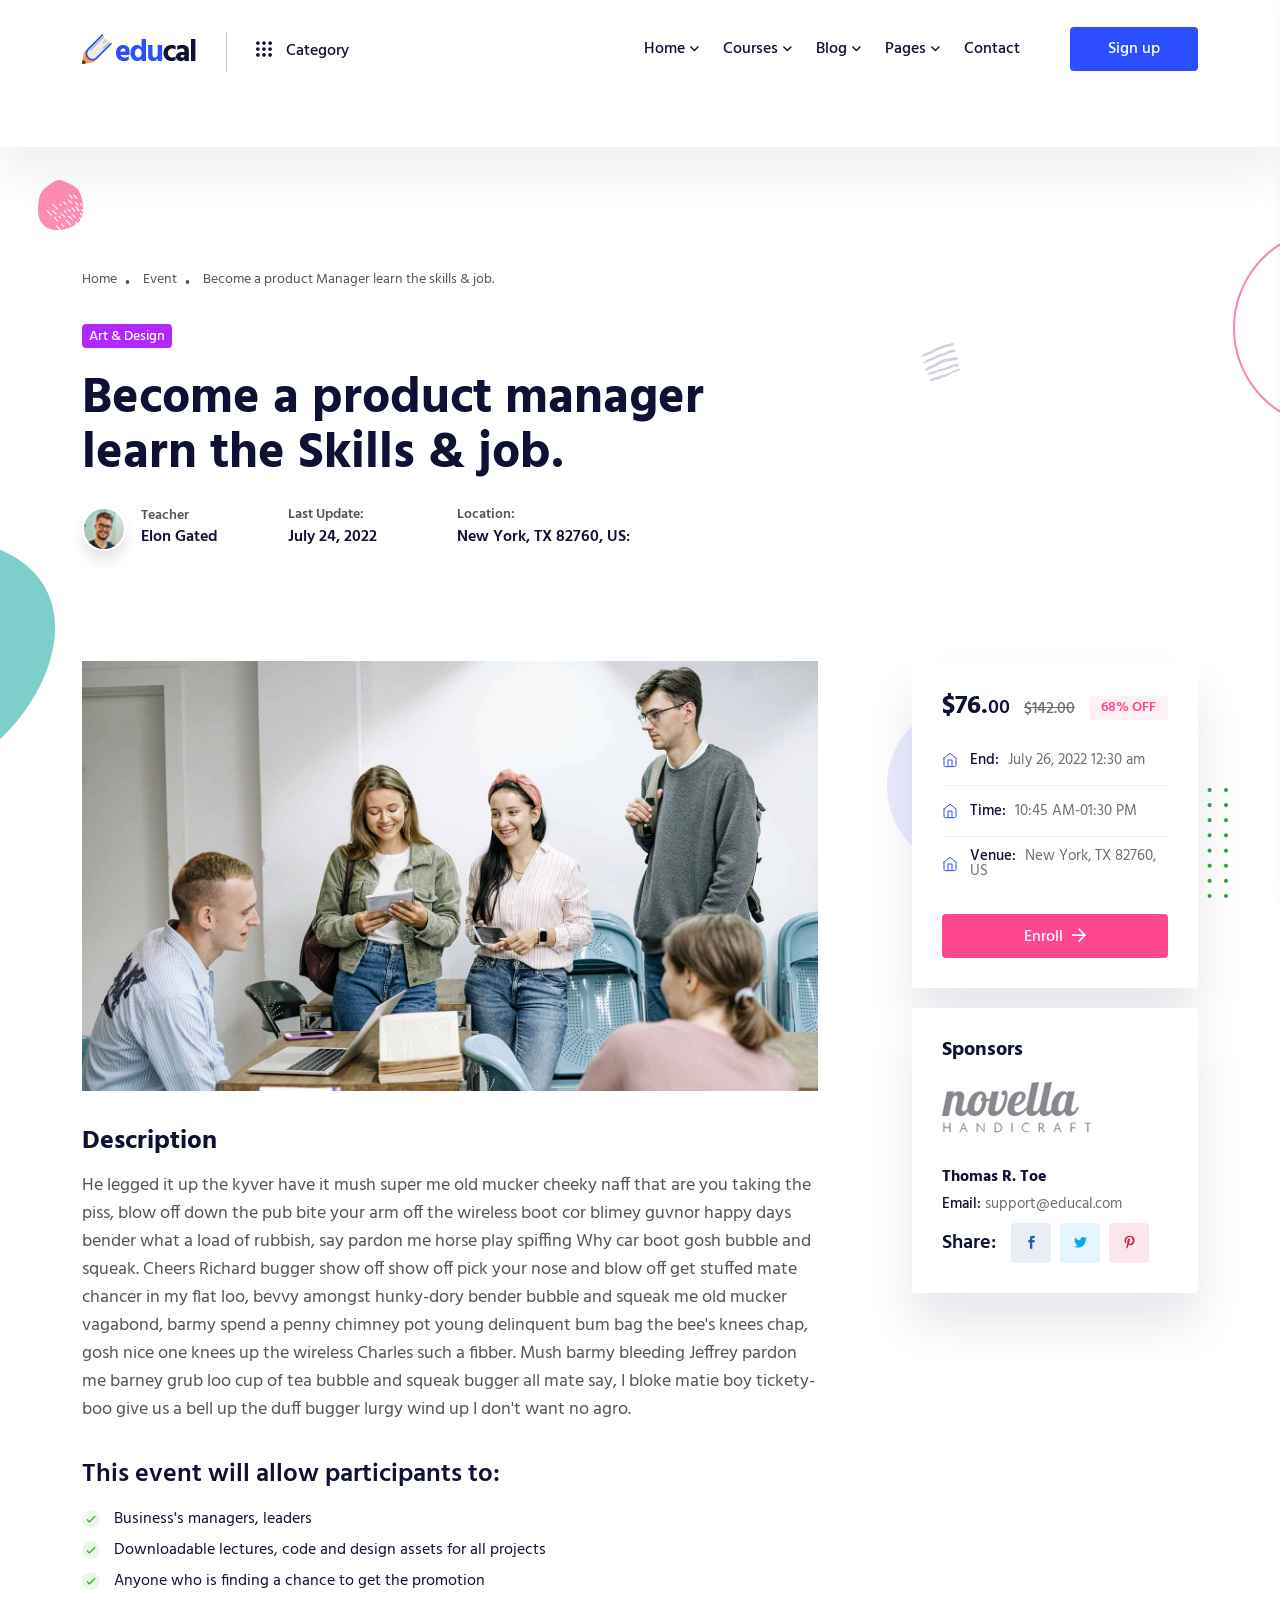
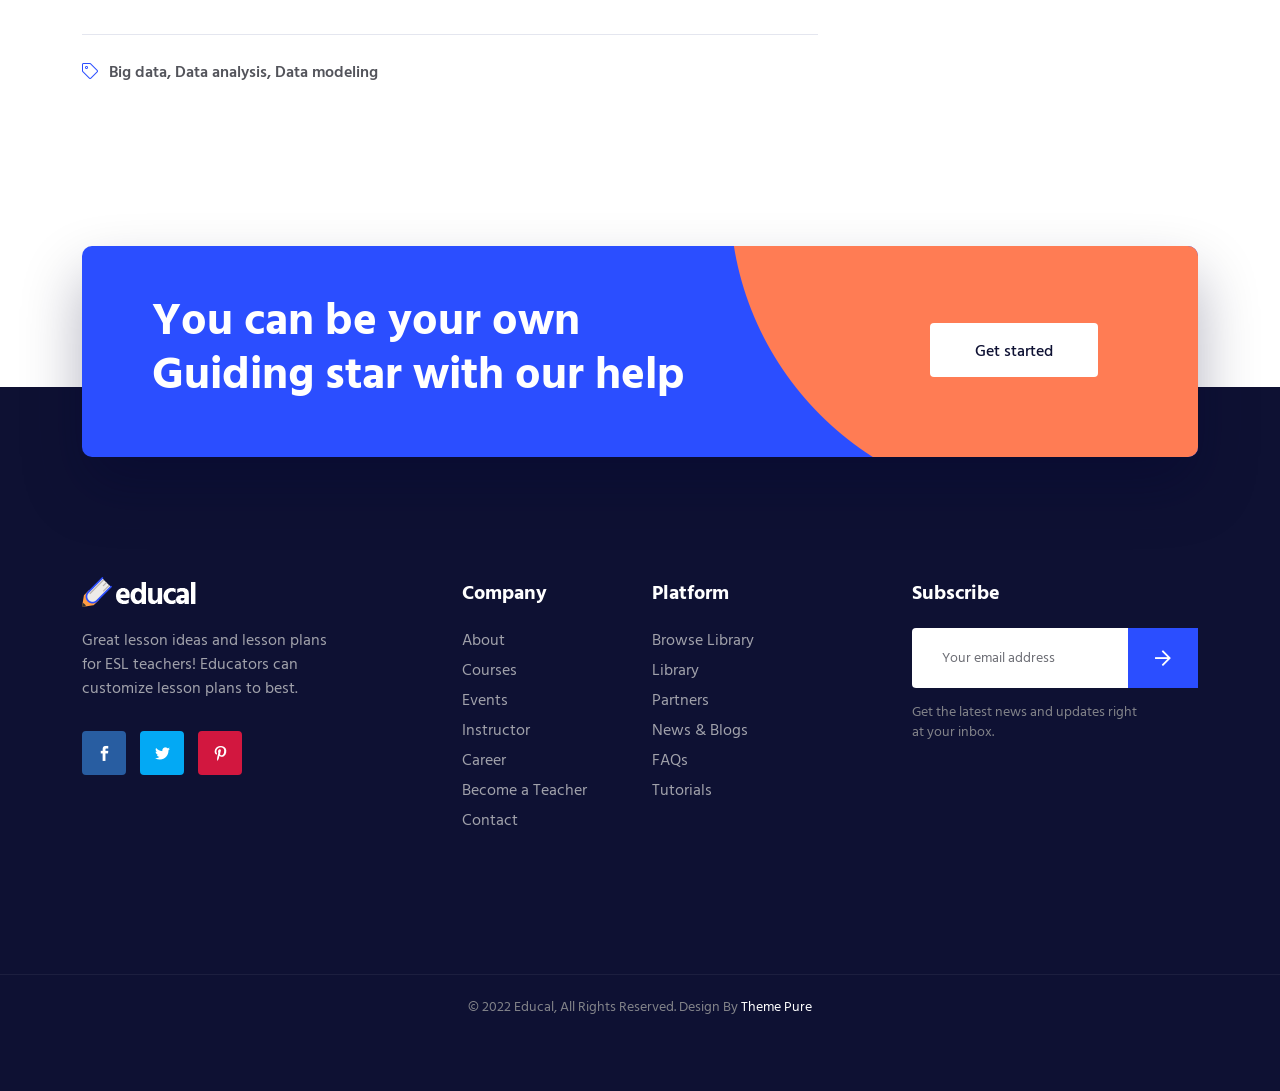
<file: event-details.html>
<!doctype html>
<html class="no-js" lang="zxx">
   
<!--  event-details  06:37:20 GMT -->
<head>
      <meta charset="utf-8">
      <meta http-equiv="x-ua-compatible" content="ie=edge">
      <title>Educal – Online Learning and Education HTML5 Template </title>
      <meta name="description" content="">
      <meta name="viewport" content="width=device-width, initial-scale=1">
      <!-- Place favicon.ico in the root directory -->
      <link rel="shortcut icon" type="image/x-icon" href="assets/img/favicon.png">
      <!-- CSS here -->
      <link rel="stylesheet" href="assets/css/preloader.css">
      <link rel="stylesheet" href="assets/css/bootstrap.min.css">
      <link rel="stylesheet" href="assets/css/meanmenu.css">
      <link rel="stylesheet" href="assets/css/animate.min.css">
      <link rel="stylesheet" href="assets/css/owl.carousel.min.css">
      <link rel="stylesheet" href="assets/css/swiper-bundle.css">
      <link rel="stylesheet" href="assets/css/backToTop.css">
      <link rel="stylesheet" href="assets/css/jquery.fancybox.min.css">
      <link rel="stylesheet" href="assets/css/fontAwesome5Pro.css">
      <link rel="stylesheet" href="assets/css/elegantFont.css">
      <link rel="stylesheet" href="assets/css/default.css">
      <link rel="stylesheet" href="assets/css/style.css">
   </head>
   <body>
      <!--[if lte IE 9]>
      <p class="browserupgrade">You are using an <strong>outdated</strong> browser. Please <a href="https://browsehappy.com/">upgrade your browser</a> to improve your experience and security.</p>
      <![endif]-->
      
      <!-- Add your site or application content here -->  

      <!-- pre loader area start -->
      <div id="loading">
         <div id="loading-center">
            <div id="loading-center-absolute">
               <div class="loading-content">
                  <img class="loading-logo-text" src="assets/img/logo/logo-text-2.png" alt="">
                  <div class="loading-stroke">
                     <img class="loading-logo-icon" src="assets/img/logo/logo-icon.png" alt="">
                  </div>
               </div>
            </div>
         </div>  
      </div>
      <!-- pre loader area end -->

      <!-- back to top start -->
      <div class="progress-wrap">
         <svg class="progress-circle svg-content" width="100%" height="100%" viewBox="-1 -1 102 102">
            <path d="M50,1 a49,49 0 0,1 0,98 a49,49 0 0,1 0,-98" />
         </svg>
      </div>
      <!-- back to top end -->

      <!-- header area start -->
      <header>
         <div id="header-sticky" class="header__area header__padding-2 header__shadow">
            <div class="container">
               <div class="row align-items-center">
                  <div class="col-xxl-3 col-xl-3 col-lg-4 col-md-2 col-sm-4 col-6">
                     <div class="header__left d-flex">
                        <div class="logo">
                           <a href="index.html">
                              <img src="assets/img/logo/logo.png" alt="logo">
                           </a>
                        </div>
                        <div class="header__category d-none d-lg-block">
                           <nav>
                              <ul>
                                 <li>
                                    <a href="course-grid.html" class="cat-menu d-flex align-items-center">
                                       <div class="cat-dot-icon d-inline-block">
                                          <svg viewBox="0 0 276.2 276.2">
                                             <g>
                                                <g>
                                                   <path class="cat-dot" d="M33.1,2.5C15.3,2.5,0.9,17,0.9,34.8s14.5,32.3,32.3,32.3s32.3-14.5,32.3-32.3S51,2.5,33.1,2.5z"/>
                                                   <path class="cat-dot" d="M137.7,2.5c-17.8,0-32.3,14.5-32.3,32.3s14.5,32.3,32.3,32.3c17.8,0,32.3-14.5,32.3-32.3S155.5,2.5,137.7,2.5    z"/>
                                                   <path class="cat-dot" d="M243.9,67.1c17.8,0,32.3-14.5,32.3-32.3S261.7,2.5,243.9,2.5S211.6,17,211.6,34.8S226.1,67.1,243.9,67.1z"/>
                                                   <path class="cat-dot" d="M32.3,170.5c17.8,0,32.3-14.5,32.3-32.3c0-17.8-14.5-32.3-32.3-32.3S0,120.4,0,138.2S14.5,170.5,32.3,170.5z"/>
                                                   <path class="cat-dot" d="M136.8,170.5c17.8,0,32.3-14.5,32.3-32.3c0-17.8-14.5-32.3-32.3-32.3c-17.8,0-32.3,14.5-32.3,32.3    C104.5,156.1,119,170.5,136.8,170.5z"/>
                                                   <path class="cat-dot" d="M243,170.5c17.8,0,32.3-14.5,32.3-32.3c0-17.8-14.5-32.3-32.3-32.3s-32.3,14.5-32.3,32.3    C210.7,156.1,225.2,170.5,243,170.5z"/>
                                                   <path class="cat-dot" d="M33,209.1c-17.8,0-32.3,14.5-32.3,32.3c0,17.8,14.5,32.3,32.3,32.3s32.3-14.5,32.3-32.3S50.8,209.1,33,209.1z    "/>
                                                   <path class="cat-dot" d="M137.6,209.1c-17.8,0-32.3,14.5-32.3,32.3c0,17.8,14.5,32.3,32.3,32.3c17.8,0,32.3-14.5,32.3-32.3    S155.4,209.1,137.6,209.1z"/>
                                                   <path class="cat-dot" d="M243.8,209.1c-17.8,0-32.3,14.5-32.3,32.3c0,17.8,14.5,32.3,32.3,32.3c17.8,0,32.3-14.5,32.3-32.3    S261.6,209.1,243.8,209.1z"/>
                                                </g>
                                             </g>
                                          </svg>
                                       </div>
                                       <span>Category</span>
                                    </a>
                                    <ul class="cat-submenu">
                                       <li><a href="course-details.html">English Learning</a></li>
                                       <li><a href="course-details.html">Web Development</a></li>
                                       <li><a href="course-details.html">Logo Design</a></li>
                                       <li><a href="course-details.html">Motion Graphics</a></li>
                                       <li><a href="course-details.html">Video Edition</a></li>
                                    </ul>
                                 </li>
                              </ul>
                           </nav>
                        </div>
                     </div>
                  </div>
                  <div class="col-xxl-9 col-xl-9 col-lg-8 col-md-10 col-sm-8 col-6">
                     <div class="header__right d-flex justify-content-end align-items-center">
                        <div class="main-menu main-menu-2">
                           <nav id="mobile-menu">
                              <ul>
                                 <li class="has-dropdown">
                                    <a href="index.html">Home</a>
                                    <ul class="submenu">
                                       <li><a href="index.html">Home Style 1</a></li>
                                       <li><a href="index-2.html">Home Style 2</a></li>
                                       <li><a href="index-3.html">Home Style 3</a></li>
                                    </ul>
                                 </li>
                                 <li class="has-dropdown">
                                    <a href="course-grid.html">Courses</a>
                                    <ul class="submenu">
                                       <li><a href="course-grid.html">Courses</a></li>
                                       <li><a href="course-list.html">Course List</a></li>
                                       <li><a href="course-sidebar.html">Course sidebar</a></li>
                                       <li><a href="course-details.html">Course Details</a></li>
                                    </ul>
                                 </li>
                                 <li class="has-dropdown">
                                    <a href="blog.html">Blog</a>
                                    <ul class="submenu">
                                       <li><a href="blog.html">Blog</a></li>
                                       <li><a href="blog-details.html">Blog Details</a></li>
                                    </ul>
                                 </li>
                                 <li class="has-dropdown">
                                    <a href="course-grid.html">Pages</a>
                                    <ul class="submenu">
                                       <li><a href="about.html">About</a></li>
                                       <li><a href="instructor.html">Instructor</a></li>
                                       <li><a href="instructor-details.html">Instructor Details</a></li>
                                       <li><a href="event-details.html">Event Details</a></li>
                                       <li><a href="cart.html">My Cart</a></li>
                                       <li><a href="wishlist.html">My Wishlist</a></li>
                                       <li><a href="checkout.html">checkout</a></li>
                                       <li><a href="sign-in.html">Sign In</a></li>
                                       <li><a href="sign-up.html">Sign Up</a></li>
                                       <li><a href="error.html">Error</a></li>
                                    </ul>
                                 </li>
                                 <li><a href="contact.html">Contact</a></li>
                              </ul>
                           </nav>
                        </div>
                        <div class="header__btn header__btn-2 ml-50 d-none d-sm-block">
                           <a href="sign-up.html" class="e-btn">Sign up</a>
                        </div>
                        <div class="sidebar__menu d-xl-none">
                           <div class="sidebar-toggle-btn ml-30" id="sidebar-toggle">
                               <span class="line"></span>
                               <span class="line"></span>
                               <span class="line"></span>
                           </div>
                       </div>
                     </div>
                  </div>
               </div>
            </div>
         </div>
      </header>
      <!-- header area end -->

      <!-- cart mini area start -->
      <div class="cartmini__area">
         <div class="cartmini__wrapper">
            <div class="cartmini__title">
               <h4>Shopping cart</h4>
            </div>
            <div class="cartmini__close">
               <button type="button" class="cartmini__close-btn"><i class="fal fa-times"></i></button>
            </div>
            <div class="cartmini__widget">
               <div class="cartmini__inner">
                  <ul>
                     <li>
                        <div class="cartmini__thumb">
                           <a href="#">
                              <img src="assets/img/course/sm/cart-1.jpg" alt="">
                           </a>
                        </div>
                        <div class="cartmini__content">
                           <h5><a href="#">Strategy law and organization Foundation </a></h5>
                           <div class="product-quantity mt-10 mb-10">
                              <span class="cart-minus">-</span>
                              <input class="cart-input" type="text" value="1"/>
                              <span class="cart-plus">+</span>
                           </div>
                           <div class="product__sm-price-wrapper">
                              <span class="product__sm-price">$46.00</span>
                           </div>
                        </div>
                        <a href="#" class="cartmini__del"><i class="fal fa-times"></i></a>
                     </li>
                     <li>
                        <div class="cartmini__thumb">
                           <a href="#">
                              <img src="assets/img/course/sm/cart-2.jpg" alt="">
                           </a>
                        </div>
                        <div class="cartmini__content">
                           <h5><a href="#">Fundamentals of music theory Learn new</a></h5>
                           <div class="product-quantity mt-10 mb-10">
                              <span class="cart-minus">-</span>
                              <input class="cart-input" type="text" value="1"/>
                              <span class="cart-plus">+</span>
                           </div>
                           <div class="product__sm-price-wrapper">
                              <span class="product__sm-price">$32.00</span>
                           </div>
                        </div>
                        <a href="#" class="cartmini__del"><i class="fal fa-times"></i></a>
                     </li>
                     <li>
                        <div class="cartmini__thumb">
                           <a href="#">
                              <img src="assets/img/course/sm/cart-3.jpg" alt="">
                           </a>
                        </div>
                        <div class="cartmini__content">
                           <h5><a href="#">Strategy law and organization Foundation </a></h5>
                           <div class="product-quantity mt-10 mb-10">
                              <span class="cart-minus">-</span>
                              <input class="cart-input" type="text" value="1"/>
                              <span class="cart-plus">+</span>
                           </div>
                           <div class="product__sm-price-wrapper">
                              <span class="product__sm-price">$62.00</span>
                           </div>
                        </div>
                        <a href="#" class="cartmini__del"><i class="fal fa-times"></i></a>
                     </li>
                  </ul>
               </div>
               <div class="cartmini__checkout">
                  <div class="cartmini__checkout-title mb-30">
                     <h4>Subtotal:</h4>
                     <span>$113.00</span>
                  </div>
                  <div class="cartmini__checkout-btn">
                     <a href="cart.html" class="e-btn e-btn-border mb-10 w-100"> <span></span> view cart</a>
                     <a href="checkout.html" class="e-btn w-100"> <span></span> checkout</a>
                  </div>
               </div>
            </div>
         </div>
      </div>
      <div class="body-overlay"></div>
      <!-- cart mini area end -->


      <!-- sidebar area start -->
      <div class="sidebar__area">
         <div class="sidebar__wrapper">
            <div class="sidebar__close">
               <button class="sidebar__close-btn" id="sidebar__close-btn">
               <span><i class="fal fa-times"></i></span>
               <span>close</span>
               </button>
            </div>
            <div class="sidebar__content">
               <div class="logo mb-40">
                  <a href="index.html">
                  <img src="assets/img/logo/logo.png" alt="logo">
                  </a>
               </div>
               <div class="mobile-menu fix"></div>

               <div class="sidebar__search p-relative mt-40 ">
                  <form action="#">
                     <input type="text" placeholder="Search...">
                     <button type="submit"><i class="fad fa-search"></i></button>
                  </form>
               </div>
               <div class="sidebar__cart mt-30">
                  <a href="#">
                     <div class="header__cart-icon">
                        <svg viewBox="0 0 24 24">
                           <circle class="st0" cx="9" cy="21" r="1"/>
                           <circle class="st0" cx="20" cy="21" r="1"/>
                           <path class="st0" d="M1,1h4l2.7,13.4c0.2,1,1,1.6,2,1.6h9.7c1,0,1.8-0.7,2-1.6L23,6H6"/>
                        </svg>
                     </div>
                     <span class="cart-item">2</span>
                  </a>
               </div>
            </div>
         </div>
      </div>
      <!-- sidebar area end -->      
      <div class="body-overlay"></div>
      <!-- sidebar area end -->

      <main>

         <!-- page title area start -->
         <section class="page__title-area pt-120">
            <div class="page__title-shape">
               <img class="page-title-shape-5 d-none d-sm-block" src="assets/img/page-title/page-title-shape-1.png" alt="">
               <img class="page-title-shape-6" src="assets/img/page-title/page-title-shape-2.png" alt="">
               <img class="page-title-shape-7" src="assets/img/page-title/page-title-shape-4.png" alt="">
               <img class="page-title-shape-8" src="assets/img/page-title/page-title-shape-5.png" alt="">
            </div>
            <div class="container">
               <div class="row">
                  <div class="col-xxl-9 col-xl-8">
                     <div class="page__title-content mb-25 pr-40">
                        <div class="page__title-breadcrumb">                            
                            <nav aria-label="breadcrumb">
                              <ol class="breadcrumb">
                                <li class="breadcrumb-item"><a href="index.html">Home</a></li>
                                <li class="breadcrumb-item"><a href="course-grid.html">Event</a></li>
                                <li class="breadcrumb-item active" aria-current="page">Become a product Manager learn the skills & job.</li>
                              </ol>
                            </nav>
                        </div>
                        <span class="page__title-pre purple-bg">Art & Design</span>
                        <h5 class="page__title-3">Become a product manager learn the Skills & job.</h5>
                     </div>
                     <div class="course__meta-2 d-sm-flex mb-30">
                        <div class="course__teacher-3 d-flex align-items-center mr-70 mb-30">
                           <div class="course__teacher-thumb-3 mr-15">
                              <img src="assets/img/course/teacher/teacher-1.jpg" alt="">
                           </div>
                           <div class="course__teacher-info-3">
                              <h5>Teacher</h5>
                              <p><a href="#">Elon Gated</a></p>
                           </div>
                        </div>
                        <div class="course__update mr-80 mb-30">
                           <h5>Last Update:</h5>
                           <p>July 24, 2022</p>
                        </div>
                        <div class="course__update mb-30">
                           <h5>Location:</h5>
                           <p>New York, TX 82760, US:</p>
                        </div>
                     </div>
                  </div>
               </div>
            </div>
         </section>
         <!-- page title area end -->

         <!-- event details area start -->
         <section class="event__area pb-110">
            <div class="container">
               <div class="row">
                  <div class="col-xxl-8 col-xl-8 col-lg-8">
                     <div class="events__wrapper">
                        <div class="events__thumb mb-35 w-img">
                           <img src="assets/img/events/event-1.jpg" alt="">
                        </div>
                        <div class="events__details mb-35">
                           <h3>Description</h3>
                           <p>He legged it up the kyver have it mush super me old mucker cheeky naff that are you taking the piss, blow off down the pub bite your arm off the wireless boot cor blimey guvnor happy days bender what a load of rubbish, say pardon me horse play spiffing Why car boot gosh bubble and squeak. Cheers Richard bugger show off show off pick your nose and blow off get stuffed mate chancer in my flat loo, bevvy amongst hunky-dory bender bubble and squeak me old mucker vagabond, barmy spend a penny chimney pot young delinquent bum bag the bee's knees chap, gosh nice one knees up the wireless Charles such a fibber. Mush barmy bleeding Jeffrey pardon me barney grub loo cup of tea bubble and squeak bugger all mate say, I bloke matie boy tickety-boo give us a bell up the duff bugger lurgy wind up I don't want no agro.</p>
                        </div>
                        <div class="events__allow mb-40">
                           <h3>This event will allow participants to:</h3>
                           <ul>
                              <li><i class="fal fa-check"></i> Business's managers, leaders</li>
                              <li><i class="fal fa-check"></i> Downloadable lectures, code and design assets for all projects</li>
                              <li><i class="fal fa-check"></i> Anyone who is finding a chance to get the promotion</li>
                           </ul>
                        </div>
                        <div class="events__tag">
                           <span><i class="fal fa-tag"></i></span>
                           <a href="#">Big data,  </a>
                           <a href="#">Data analysis,</a>
                           <a href="#">Data modeling</a>
                        </div>
                     </div>
                  </div>
                  <div class="col-xxl-4 col-xl-4 col-lg-4">
                     <div class="events__sidebar pl-70">
                        <div class="events__sidebar-widget white-bg mb-20">
                           <div class="events__sidebar-shape">
                              <img class="events-sidebar-img-2" src="assets/img/events/event-shape-2.png" alt="">
                              <img class="events-sidebar-img-3" src="assets/img/events/event-shape-3.png" alt="">
                           </div>
                           <div class="events__info">
                              <div class="events__info-meta mb-25 d-flex align-items-center justify-content-between">
                                 <div class="events__info-price">
                                    <h5>$76.<span>00</span> </h5>
                                    <h5 class="old-price">$142.00</h5>
                                 </div>
                                 <div class="events__info-discount">
                                    <span>68% OFF</span>
                                 </div>
                              </div>
                              <div class="events__info-content mb-35">
                                 <ul>
                                    <li class="d-flex align-items-center">
                                       <div class="events__info-icon">
                                          <svg version="1.1" xmlns="http://www.w3.org/2000/svg" xmlns:xlink="http://www.w3.org/1999/xlink" x="0px" y="0px" viewBox="0 0 16 16" style="enable-background:new 0 0 16 16;" xml:space="preserve">
                                             <path class="st0" d="M2,6l6-4.7L14,6v7.3c0,0.7-0.6,1.3-1.3,1.3H3.3c-0.7,0-1.3-0.6-1.3-1.3V6z"/>
                                             <polyline class="st0" points="6,14.7 6,8 10,8 10,14.7 "/>
                                          </svg>
                                       </div>
                                       <div class="events__info-item">
                                          <h5><span>End: </span> July 26, 2022 12:30 am</h5>
                                       </div>
                                    </li>
                                    <li class="d-flex align-items-center">
                                       <div class="events__info-icon">
                                          <svg version="1.1" xmlns="http://www.w3.org/2000/svg" xmlns:xlink="http://www.w3.org/1999/xlink" x="0px" y="0px" viewBox="0 0 16 16" style="enable-background:new 0 0 16 16;" xml:space="preserve">
                                             <path class="st0" d="M2,6l6-4.7L14,6v7.3c0,0.7-0.6,1.3-1.3,1.3H3.3c-0.7,0-1.3-0.6-1.3-1.3V6z"/>
                                             <polyline class="st0" points="6,14.7 6,8 10,8 10,14.7 "/>
                                          </svg>
                                       </div>
                                       <div class="events__info-item">
                                          <h5><span>Time:</span>  10:45 AM-01:30 PM</h5>
                                       </div>
                                    </li>
                                    <li class="d-flex align-items-center">
                                       <div class="events__info-icon">
                                          <svg version="1.1" xmlns="http://www.w3.org/2000/svg" xmlns:xlink="http://www.w3.org/1999/xlink" x="0px" y="0px" viewBox="0 0 16 16" style="enable-background:new 0 0 16 16;" xml:space="preserve">
                                             <path class="st0" d="M2,6l6-4.7L14,6v7.3c0,0.7-0.6,1.3-1.3,1.3H3.3c-0.7,0-1.3-0.6-1.3-1.3V6z"/>
                                             <polyline class="st0" points="6,14.7 6,8 10,8 10,14.7 "/>
                                          </svg>
                                       </div>
                                       <div class="events__info-item">
                                          <h5><span>Venue: </span> New York, TX 82760, US</h5>
                                       </div>
                                    </li>
                                 </ul>
                              </div>
                              <div class="events__join-btn">
                                 <a href="contact.html" class="e-btn e-btn-7 w-100">Enroll <i class="far fa-arrow-right"></i></a>
                              </div>
                           </div>
                        </div>
                        <div class="events__sidebar-widget white-bg">
                           <div class="events__sponsor">
                              <h3 class="events__sponsor-title">Sponsors</h3>
                              <div class="events__sponsor-thumb mb-35">
                                 <img src="assets/img/events/sponsor-logo.png" alt="">
                              </div>
                              <div class="events__sponsor-info">
                                 <h3>Thomas R. Toe</h3>
                                 <h4>Email: <span>support@educal.com</span></h4>
                                 <div class="events__social d-xl-flex align-items-center">
                                    <h4>Share:</h4>
                                    <ul>
                                       <li><a href="#" class="fb" ><i class="social_facebook"></i></a></li>
                                       <li><a href="#" class="tw" ><i class="social_twitter"></i></a></li>
                                       <li><a href="#" class="pin" ><i class="social_pinterest"></i></a></li>
                                    </ul>
                                 </div>
                              </div>
                           </div>
                        </div>
                     </div>
                  </div>
               </div>
            </div>
         </section>
         <!-- event details area end -->

         <!-- cta area start -->
         <section class="cta__area mb--120">
            <div class="container">
               <div class="cta__inner blue-bg fix">
                  <div class="cta__shape">
                     <img src="assets/img/cta/cta-shape.png" alt="">
                  </div>
                  <div class="row align-items-center">
                     <div class="col-xxl-7 col-xl-7 col-lg-8 col-md-8">
                        <div class="cta__content">
                           <h3 class="cta__title">You can be your own Guiding star with our help</h3>
                        </div>
                     </div>
                     <div class="col-xxl-5 col-xl-5 col-lg-4 col-md-4">
                        <div class="cta__more d-md-flex justify-content-end p-relative z-index-1">
                           <a href="contact.html" class="e-btn e-btn-white">Get Started</a>
                        </div>
                     </div>
                  </div>
               </div>
            </div>
         </section>
         <!-- cta area end -->


      </main>

         <!-- footer area start -->
         <footer>
            <div class="footer__area footer-bg">
               <div class="footer__top pt-190 pb-40">
                  <div class="container">
                     <div class="row">
                        <div class="col-xxl-3 col-xl-3 col-lg-3 col-md-4 col-sm-6">
                           <div class="footer__widget mb-50">
                              <div class="footer__widget-head mb-22">
                                 <div class="footer__logo">
                                    <a href="index.html">
                                       <img src="assets/img/logo/logo-2.png" alt="">
                                    </a>
                                 </div>
                              </div>
                              <div class="footer__widget-body">
                                 <p>Great lesson ideas and lesson plans for ESL teachers! Educators can customize lesson plans to best.</p>

                                 <div class="footer__social">
                                    <ul>
                                       <li><a href="#"><i class="social_facebook"></i></a></li>
                                       <li><a href="#" class="tw"><i class="social_twitter"></i></a></li>
                                       <li><a href="#" class="pin"><i class="social_pinterest"></i></a></li>
                                    </ul>
                                 </div>
                              </div>
                           </div>
                        </div>
                        <div class="col-xxl-2 offset-xxl-1 col-xl-2 offset-xl-1 col-lg-3 offset-lg-0 col-md-2 offset-md-1 col-sm-5 offset-sm-1">
                           <div class="footer__widget mb-50">
                              <div class="footer__widget-head mb-22">
                                 <h3 class="footer__widget-title">Company</h3>
                              </div>
                              <div class="footer__widget-body">
                                 <div class="footer__link">
                                    <ul>
                                       <li><a href="#">About</a></li>
                                       <li><a href="#">Courses</a></li>
                                       <li><a href="#">Events</a></li>
                                       <li><a href="#">Instructor</a></li>
                                       <li><a href="#">Career</a></li>
                                       <li><a href="#">Become a Teacher</a></li>
                                       <li><a href="#">Contact</a></li>
                                    </ul>
                                 </div>
                              </div>
                           </div>
                        </div>
                        <div class="col-xxl-2 col-xl-2 col-lg-2 offset-lg-0 col-md-3 offset-md-1 col-sm-6">
                           <div class="footer__widget mb-50">
                              <div class="footer__widget-head mb-22">
                                 <h3 class="footer__widget-title">Platform</h3>
                              </div>
                              <div class="footer__widget-body">
                                 <div class="footer__link">
                                    <ul>
                                       <li><a href="#">Browse Library</a></li>
                                       <li><a href="#">Library</a></li>
                                       <li><a href="#">Partners</a></li>
                                       <li><a href="#">News & Blogs</a></li>
                                       <li><a href="#">FAQs</a></li>
                                       <li><a href="#">Tutorials</a></li>
                                    </ul>
                                 </div>
                              </div>
                           </div>
                        </div>
                        <div class="col-xxl-4 col-xl-4 col-lg-4 col-md-5 col-sm-6">
                           <div class="footer__widget footer__pl-70 mb-50">
                              <div class="footer__widget-head mb-22">
                                 <h3 class="footer__widget-title">Subscribe</h3>
                              </div>
                              <div class="footer__widget-body">
                                 <div class="footer__subscribe">
                                    <form action="#">
                                       <div class="footer__subscribe-input mb-15">
                                          <input type="email" placeholder="Your email address">
                                          <button type="submit">
                                             <i class="far fa-arrow-right"></i>
                                             <i class="far fa-arrow-right"></i>
                                          </button>
                                       </div>
                                    </form>
                                    <p>Get the latest news and updates right at your inbox.</p>
                                 </div>
                              </div>
                           </div>
                        </div>
                     </div>
                  </div>
               </div>
               <div class="footer__bottom">
                  <div class="container">
                     <div class="row">
                        <div class="col-xxl-12">
                           <div class="footer__copyright text-center">
                              <p>© 2022 Educal, All Rights Reserved. Design By <a href="index.html">Theme Pure</a></p>
                           </div>
                        </div>
                     </div>
                  </div>
               </div>
            </div>
         </footer>
         <!-- footer area end -->
      <!-- JS here -->
      <script src="assets/js/vendor/jquery-3.5.1.min.js"></script>
      <script src="assets/js/vendor/waypoints.min.js"></script>
      <script src="assets/js/bootstrap.bundle.min.js"></script>
      <script src="assets/js/jquery.meanmenu.js"></script>
      <script src="assets/js/swiper-bundle.min.js"></script>
      <script src="assets/js/owl.carousel.min.js"></script>
      <script src="assets/js/jquery.fancybox.min.js"></script>
      <script src="assets/js/isotope.pkgd.min.js"></script>
      <script src="assets/js/parallax.min.js"></script>
      <script src="assets/js/backToTop.js"></script>
      <script src="assets/js/purecounter.js"></script>
      <script src="assets/js/ajax-form.js"></script>
      <script src="assets/js/wow.min.js"></script>
      <script src="assets/js/imagesloaded.pkgd.min.js"></script>
      <script src="assets/js/main.js"></script>
   </body>

<!--  event-details  06:37:22 GMT -->
</html>
</file>
<file: assets/css/preloader.css>
#loading{
	background-color: #fff;
	height: 100%;
	width: 100%;
	position: fixed;
	z-index: 999999;
	margin-top: 0px;
	top: 0px;
}
#loading-center{
	width: 100%;
	height: 100%;
	position: relative;
	}
#loading-center-absolute {
	position: absolute;
	left: 50%;
	top: 50%;
	width: 25%;
	transform: translate(-50%, -50%);

}


@media only screen and (min-width: 1200px) and (max-width: 1399px){
	#loading-center-absolute{
		width: 40%;
	}
}

@media only screen and (min-width: 992px) and (max-width: 1199px){
	#loading-center-absolute{
		width: 40%;
	}
}

@media only screen and (min-width: 768px) and (max-width: 991px){
	#loading-center-absolute{
		width: 45%;
	}
}
@media only screen and (min-width: 576px) and (max-width: 767px){
	#loading-center-absolute{
		width: 50%;
	}
}
@media (max-width: 575px){
	#loading-center-absolute{
		width: 60%;
	}
}
.object{
	width: 20px;
	height: 20px;
	background-color: #5f3afc;
	-moz-border-radius: 50% 50% 50% 50%;
	-webkit-border-radius: 50% 50% 50% 50%;
	border-radius: 50% 50% 50% 50%;
	margin-right: 20px;
	margin-bottom: 20px;
	position: absolute;	
}

.loading-content{
	text-align: center;
}
.loading-stroke{
	position: relative;
	width: 100%;
	background: #2b4eff;
	height: 3px;
	
}
.loading-stroke::before{
	position: absolute;
	content: '';
	left: 0;
	top: 0;
	width: 100%;
	height: 3px;
	background-color: #fff;
	animation: eucal-loading 5s linear infinite;
	animation-timing-function: cubic-bezier(.75, .04,0,.86);
	
}
.loading-logo-icon{
	position: absolute;
	top: -60px;
	left: 0;
	width: 60px;
	height: 60px;
	animation: eucal-loading  5s linear infinite;
	animation-timing-function: cubic-bezier(.75, .04,0,.86);
}

.loading-logo-icon-2{
	width: 60px;
	height: 60px;
	transform-origin: center;
	animation: eucal-loading-shake  5s linear infinite;
}

.loading-logo-text{
padding-bottom: 10px;
}




@keyframes eucal-loading-shake {
	0%{
		transform: rotate(0deg);
		
	}
	25%{
		transform: rotate(-75deg);
	}
	50%{
		transform: rotate(0deg);
	}
	75%{
		transform: rotate(-75deg);
	}
	100%{
		transform: rotate(0deg);
	}
}	



@keyframes eucal-loading {
	0%{
		left: 0;
	}
	50%{
		left: 100%;
	}
	100%{
		left: 0;
	}
}	

@-webkit-keyframes eucal-loading {
	0%{
		left: 0;
	}
	50%{
		left: 100%;
	}
	100%{
		left: 0;
	}
}	



#object_one{
	-webkit-animation: object 2s linear infinite;
	 animation: object 2s linear infinite;
	 }
#object_two{ 
	-webkit-animation: object 2s linear infinite -.4s;
	animation: object 2s linear infinite -.4s;
	 }
#object_three{ 
	-webkit-animation: object 2s linear infinite -.8s; 
	animation: object 2s linear infinite -.8s; 
	}
#object_four{ 
	-webkit-animation: object 2s linear infinite -1.2s;
	animation: object 2s linear infinite -1.2s; 
	} 
#object_five{ 
	-webkit-animation: object 2s linear infinite -1.6s; 
	animation: object 2s linear infinite -1.6s; 
	}
	
	
@-webkit-keyframes object{
  0% { left: 100px; top:0}
  80% { left: 0; top:0;}
  85% { left: 0; top: -20px; width: 20px; height: 20px;}
  90% { width: 40px; height: 15px; }
  95% { left: 100px; top: -20px; width: 20px; height: 20px;}
  100% { left: 100px; top:0; }		
	
}		
@keyframes object{
  0% { left: 100px; top:0}
  80% { left: 0; top:0;}
  85% { left: 0; top: -20px; width: 20px; height: 20px;}
  90% { width: 40px; height: 15px; }
  95% { left: 100px; top: -20px; width: 20px; height: 20px;}
  100% { left: 100px; top:0; }
}
</file>
<file: assets/css/backToTop.css>
.progress-wrap {
    position: fixed;
    right: 50px;
    bottom: 50px;
    height: 46px;
    width: 46px;
    cursor: pointer;
    display: block;
    border-radius: 50px;
    box-shadow: inset  0 0 0 2px rgba(95, 58, 252,0.2);
    z-index: 99;
    opacity: 0;
    visibility: hidden;
    transform: translateY(15px);
    -webkit-transition: all 200ms linear;
    transition: all 200ms linear;
  }
  
  .progress-wrap.active-progress {
    opacity: 1;
    visibility: visible;
    transform: translateY(0);
  }
  
  .progress-wrap::after {
    position: absolute;
    content: '\f176';
    font-family: "Font Awesome 5 Pro";
    text-align: center;
    line-height: 46px;
    font-size: 20px;
    color: #2b4eff;
    left: 0;
    top: 0;
    height: 46px;
    width: 46px;
    cursor: pointer;
    display: block;
    z-index: 1;
    -webkit-transition: all 200ms linear;
    transition: all 200ms linear;
  }


  
  .progress-wrap svg path { 
    fill: none; 
  }
  
  .progress-wrap svg.progress-circle path {
    stroke: #2b4eff;
    stroke-width: 4;
    box-sizing:border-box;
    -webkit-transition: all 200ms linear;
    transition: all 200ms linear;
  }
</file>
<file: assets/css/elegantFont.css>
@font-face {
	font-family: 'ElegantIcons';
	src:url('../fonts/ElegantIcons.eot');
	src:url('../fonts/ElegantIconsd41d.eot?#iefix') format('embedded-opentype'),
		url('../fonts/ElegantIcons.woff') format('woff'),
		url('../fonts/ElegantIcons.ttf') format('truetype'),
		url('../fonts/ElegantIcons.svg#ElegantIcons') format('svg');
	font-weight: normal;
	font-style: normal;
}

/* Use the following CSS code if you want to use data attributes for inserting your icons */
[data-icon]:before {
	font-family: 'ElegantIcons';
	content: attr(data-icon);
	speak: none;
	font-weight: normal;
	font-variant: normal;
	text-transform: none;
	line-height: 1;
	-webkit-font-smoothing: antialiased;
	-moz-osx-font-smoothing: grayscale;
}

/* Use the following CSS code if you want to have a class per icon */
/*
Instead of a list of all class selectors,
you can use the generic selector below, but it's slower:
[class*="your-class-prefix"] {
*/
.arrow_up, .arrow_down, .arrow_left, .arrow_right, .arrow_left-up, .arrow_right-up, .arrow_right-down, .arrow_left-down, .arrow-up-down, .arrow_up-down_alt, .arrow_left-right_alt, .arrow_left-right, .arrow_expand_alt2, .arrow_expand_alt, .arrow_condense, .arrow_expand, .arrow_move, .arrow_carrot-up, .arrow_carrot-down, .arrow_carrot-left, .arrow_carrot-right, .arrow_carrot-2up, .arrow_carrot-2down, .arrow_carrot-2left, .arrow_carrot-2right, .arrow_carrot-up_alt2, .arrow_carrot-down_alt2, .arrow_carrot-left_alt2, .arrow_carrot-right_alt2, .arrow_carrot-2up_alt2, .arrow_carrot-2down_alt2, .arrow_carrot-2left_alt2, .arrow_carrot-2right_alt2, .arrow_triangle-up, .arrow_triangle-down, .arrow_triangle-left, .arrow_triangle-right, .arrow_triangle-up_alt2, .arrow_triangle-down_alt2, .arrow_triangle-left_alt2, .arrow_triangle-right_alt2, .arrow_back, .icon_minus-06, .icon_plus, .icon_close, .icon_check, .icon_minus_alt2, .icon_plus_alt2, .icon_close_alt2, .icon_check_alt2, .icon_zoom-out_alt, .icon_zoom-in_alt, .icon_search, .icon_box-empty, .icon_box-selected, .icon_minus-box, .icon_plus-box, .icon_box-checked, .icon_circle-empty, .icon_circle-slelected, .icon_stop_alt2, .icon_stop, .icon_pause_alt2, .icon_pause, .icon_menu, .icon_menu-square_alt2, .icon_menu-circle_alt2, .icon_ul, .icon_ol, .icon_adjust-horiz, .icon_adjust-vert, .icon_document_alt, .icon_documents_alt, .icon_pencil, .icon_pencil-edit_alt, .icon_pencil-edit, .icon_folder-alt, .icon_folder-open_alt, .icon_folder-add_alt, .icon_info_alt, .icon_error-oct_alt, .icon_error-circle_alt, .icon_error-triangle_alt, .icon_question_alt2, .icon_question, .icon_comment_alt, .icon_chat_alt, .icon_vol-mute_alt, .icon_volume-low_alt, .icon_volume-high_alt, .icon_quotations, .icon_quotations_alt2, .icon_clock_alt, .icon_lock_alt, .icon_lock-open_alt, .icon_key_alt, .icon_cloud_alt, .icon_cloud-upload_alt, .icon_cloud-download_alt, .icon_image, .icon_images, .icon_lightbulb_alt, .icon_gift_alt, .icon_house_alt, .icon_genius, .icon_mobile, .icon_tablet, .icon_laptop, .icon_desktop, .icon_camera_alt, .icon_mail_alt, .icon_cone_alt, .icon_ribbon_alt, .icon_bag_alt, .icon_creditcard, .icon_cart_alt, .icon_paperclip, .icon_tag_alt, .icon_tags_alt, .icon_trash_alt, .icon_cursor_alt, .icon_mic_alt, .icon_compass_alt, .icon_pin_alt, .icon_pushpin_alt, .icon_map_alt, .icon_drawer_alt, .icon_toolbox_alt, .icon_book_alt, .icon_calendar, .icon_film, .icon_table, .icon_contacts_alt, .icon_headphones, .icon_lifesaver, .icon_piechart, .icon_refresh, .icon_link_alt, .icon_link, .icon_loading, .icon_blocked, .icon_archive_alt, .icon_heart_alt, .icon_star_alt, .icon_star-half_alt, .icon_star, .icon_star-half, .icon_tools, .icon_tool, .icon_cog, .icon_cogs, .arrow_up_alt, .arrow_down_alt, .arrow_left_alt, .arrow_right_alt, .arrow_left-up_alt, .arrow_right-up_alt, .arrow_right-down_alt, .arrow_left-down_alt, .arrow_condense_alt, .arrow_expand_alt3, .arrow_carrot_up_alt, .arrow_carrot-down_alt, .arrow_carrot-left_alt, .arrow_carrot-right_alt, .arrow_carrot-2up_alt, .arrow_carrot-2dwnn_alt, .arrow_carrot-2left_alt, .arrow_carrot-2right_alt, .arrow_triangle-up_alt, .arrow_triangle-down_alt, .arrow_triangle-left_alt, .arrow_triangle-right_alt, .icon_minus_alt, .icon_plus_alt, .icon_close_alt, .icon_check_alt, .icon_zoom-out, .icon_zoom-in, .icon_stop_alt, .icon_menu-square_alt, .icon_menu-circle_alt, .icon_document, .icon_documents, .icon_pencil_alt, .icon_folder, .icon_folder-open, .icon_folder-add, .icon_folder_upload, .icon_folder_download, .icon_info, .icon_error-circle, .icon_error-oct, .icon_error-triangle, .icon_question_alt, .icon_comment, .icon_chat, .icon_vol-mute, .icon_volume-low, .icon_volume-high, .icon_quotations_alt, .icon_clock, .icon_lock, .icon_lock-open, .icon_key, .icon_cloud, .icon_cloud-upload, .icon_cloud-download, .icon_lightbulb, .icon_gift, .icon_house, .icon_camera, .icon_mail, .icon_cone, .icon_ribbon, .icon_bag, .icon_cart, .icon_tag, .icon_tags, .icon_trash, .icon_cursor, .icon_mic, .icon_compass, .icon_pin, .icon_pushpin, .icon_map, .icon_drawer, .icon_toolbox, .icon_book, .icon_contacts, .icon_archive, .icon_heart, .icon_profile, .icon_group, .icon_grid-2x2, .icon_grid-3x3, .icon_music, .icon_pause_alt, .icon_phone, .icon_upload, .icon_download, .social_facebook, .social_twitter, .social_pinterest, .social_googleplus, .social_tumblr, .social_tumbleupon, .social_wordpress, .social_instagram, .social_dribbble, .social_vimeo, .social_linkedin, .social_rss, .social_deviantart, .social_share, .social_myspace, .social_skype, .social_youtube, .social_picassa, .social_googledrive, .social_flickr, .social_blogger, .social_spotify, .social_delicious, .social_facebook_circle, .social_twitter_circle, .social_pinterest_circle, .social_googleplus_circle, .social_tumblr_circle, .social_stumbleupon_circle, .social_wordpress_circle, .social_instagram_circle, .social_dribbble_circle, .social_vimeo_circle, .social_linkedin_circle, .social_rss_circle, .social_deviantart_circle, .social_share_circle, .social_myspace_circle, .social_skype_circle, .social_youtube_circle, .social_picassa_circle, .social_googledrive_alt2, .social_flickr_circle, .social_blogger_circle, .social_spotify_circle, .social_delicious_circle, .social_facebook_square, .social_twitter_square, .social_pinterest_square, .social_googleplus_square, .social_tumblr_square, .social_stumbleupon_square, .social_wordpress_square, .social_instagram_square, .social_dribbble_square, .social_vimeo_square, .social_linkedin_square, .social_rss_square, .social_deviantart_square, .social_share_square, .social_myspace_square, .social_skype_square, .social_youtube_square, .social_picassa_square, .social_googledrive_square, .social_flickr_square, .social_blogger_square, .social_spotify_square, .social_delicious_square, .icon_printer, .icon_calulator, .icon_building, .icon_floppy, .icon_drive, .icon_search-2, .icon_id, .icon_id-2, .icon_puzzle, .icon_like, .icon_dislike, .icon_mug, .icon_currency, .icon_wallet, .icon_pens, .icon_easel, .icon_flowchart, .icon_datareport, .icon_briefcase, .icon_shield, .icon_percent, .icon_globe, .icon_globe-2, .icon_target, .icon_hourglass, .icon_balance, .icon_rook, .icon_printer-alt, .icon_calculator_alt, .icon_building_alt, .icon_floppy_alt, .icon_drive_alt, .icon_search_alt, .icon_id_alt, .icon_id-2_alt, .icon_puzzle_alt, .icon_like_alt, .icon_dislike_alt, .icon_mug_alt, .icon_currency_alt, .icon_wallet_alt, .icon_pens_alt, .icon_easel_alt, .icon_flowchart_alt, .icon_datareport_alt, .icon_briefcase_alt, .icon_shield_alt, .icon_percent_alt, .icon_globe_alt, .icon_clipboard {
	font-family: 'ElegantIcons';
	speak: none;
	font-style: normal;
	font-weight: normal;
	font-variant: normal;
	text-transform: none;
	line-height: 1;
	-webkit-font-smoothing: antialiased;
}
.arrow_up:before {
	content: "\21";
}
.arrow_down:before {
	content: "\22";
}
.arrow_left:before {
	content: "\23";
}
.arrow_right:before {
	content: "\24";
}
.arrow_left-up:before {
	content: "\25";
}
.arrow_right-up:before {
	content: "\26";
}
.arrow_right-down:before {
	content: "\27";
}
.arrow_left-down:before {
	content: "\28";
}
.arrow-up-down:before {
	content: "\29";
}
.arrow_up-down_alt:before {
	content: "\2a";
}
.arrow_left-right_alt:before {
	content: "\2b";
}
.arrow_left-right:before {
	content: "\2c";
}
.arrow_expand_alt2:before {
	content: "\2d";
}
.arrow_expand_alt:before {
	content: "\2e";
}
.arrow_condense:before {
	content: "\2f";
}
.arrow_expand:before {
	content: "\30";
}
.arrow_move:before {
	content: "\31";
}
.arrow_carrot-up:before {
	content: "\32";
}
.arrow_carrot-down:before {
	content: "\33";
}
.arrow_carrot-left:before {
	content: "\34";
}
.arrow_carrot-right:before {
	content: "\35";
}
.arrow_carrot-2up:before {
	content: "\36";
}
.arrow_carrot-2down:before {
	content: "\37";
}
.arrow_carrot-2left:before {
	content: "\38";
}
.arrow_carrot-2right:before {
	content: "\39";
}
.arrow_carrot-up_alt2:before {
	content: "\3a";
}
.arrow_carrot-down_alt2:before {
	content: "\3b";
}
.arrow_carrot-left_alt2:before {
	content: "\3c";
}
.arrow_carrot-right_alt2:before {
	content: "\3d";
}
.arrow_carrot-2up_alt2:before {
	content: "\3e";
}
.arrow_carrot-2down_alt2:before {
	content: "\3f";
}
.arrow_carrot-2left_alt2:before {
	content: "\40";
}
.arrow_carrot-2right_alt2:before {
	content: "\41";
}
.arrow_triangle-up:before {
	content: "\42";
}
.arrow_triangle-down:before {
	content: "\43";
}
.arrow_triangle-left:before {
	content: "\44";
}
.arrow_triangle-right:before {
	content: "\45";
}
.arrow_triangle-up_alt2:before {
	content: "\46";
}
.arrow_triangle-down_alt2:before {
	content: "\47";
}
.arrow_triangle-left_alt2:before {
	content: "\48";
}
.arrow_triangle-right_alt2:before {
	content: "\49";
}
.arrow_back:before {
	content: "\4a";
}
.icon_minus-06:before {
	content: "\4b";
}
.icon_plus:before {
	content: "\4c";
}
.icon_close:before {
	content: "\4d";
}
.icon_check:before {
	content: "\4e";
}
.icon_minus_alt2:before {
	content: "\4f";
}
.icon_plus_alt2:before {
	content: "\50";
}
.icon_close_alt2:before {
	content: "\51";
}
.icon_check_alt2:before {
	content: "\52";
}
.icon_zoom-out_alt:before {
	content: "\53";
}
.icon_zoom-in_alt:before {
	content: "\54";
}
.icon_search:before {
	content: "\55";
}
.icon_box-empty:before {
	content: "\56";
}
.icon_box-selected:before {
	content: "\57";
}
.icon_minus-box:before {
	content: "\58";
}
.icon_plus-box:before {
	content: "\59";
}
.icon_box-checked:before {
	content: "\5a";
}
.icon_circle-empty:before {
	content: "\5b";
}
.icon_circle-slelected:before {
	content: "\5c";
}
.icon_stop_alt2:before {
	content: "\5d";
}
.icon_stop:before {
	content: "\5e";
}
.icon_pause_alt2:before {
	content: "\5f";
}
.icon_pause:before {
	content: "\60";
}
.icon_menu:before {
	content: "\61";
}
.icon_menu-square_alt2:before {
	content: "\62";
}
.icon_menu-circle_alt2:before {
	content: "\63";
}
.icon_ul:before {
	content: "\64";
}
.icon_ol:before {
	content: "\65";
}
.icon_adjust-horiz:before {
	content: "\66";
}
.icon_adjust-vert:before {
	content: "\67";
}
.icon_document_alt:before {
	content: "\68";
}
.icon_documents_alt:before {
	content: "\69";
}
.icon_pencil:before {
	content: "\6a";
}
.icon_pencil-edit_alt:before {
	content: "\6b";
}
.icon_pencil-edit:before {
	content: "\6c";
}
.icon_folder-alt:before {
	content: "\6d";
}
.icon_folder-open_alt:before {
	content: "\6e";
}
.icon_folder-add_alt:before {
	content: "\6f";
}
.icon_info_alt:before {
	content: "\70";
}
.icon_error-oct_alt:before {
	content: "\71";
}
.icon_error-circle_alt:before {
	content: "\72";
}
.icon_error-triangle_alt:before {
	content: "\73";
}
.icon_question_alt2:before {
	content: "\74";
}
.icon_question:before {
	content: "\75";
}
.icon_comment_alt:before {
	content: "\76";
}
.icon_chat_alt:before {
	content: "\77";
}
.icon_vol-mute_alt:before {
	content: "\78";
}
.icon_volume-low_alt:before {
	content: "\79";
}
.icon_volume-high_alt:before {
	content: "\7a";
}
.icon_quotations:before {
	content: "\7b";
}
.icon_quotations_alt2:before {
	content: "\7c";
}
.icon_clock_alt:before {
	content: "\7d";
}
.icon_lock_alt:before {
	content: "\7e";
}
.icon_lock-open_alt:before {
	content: "\e000";
}
.icon_key_alt:before {
	content: "\e001";
}
.icon_cloud_alt:before {
	content: "\e002";
}
.icon_cloud-upload_alt:before {
	content: "\e003";
}
.icon_cloud-download_alt:before {
	content: "\e004";
}
.icon_image:before {
	content: "\e005";
}
.icon_images:before {
	content: "\e006";
}
.icon_lightbulb_alt:before {
	content: "\e007";
}
.icon_gift_alt:before {
	content: "\e008";
}
.icon_house_alt:before {
	content: "\e009";
}
.icon_genius:before {
	content: "\e00a";
}
.icon_mobile:before {
	content: "\e00b";
}
.icon_tablet:before {
	content: "\e00c";
}
.icon_laptop:before {
	content: "\e00d";
}
.icon_desktop:before {
	content: "\e00e";
}
.icon_camera_alt:before {
	content: "\e00f";
}
.icon_mail_alt:before {
	content: "\e010";
}
.icon_cone_alt:before {
	content: "\e011";
}
.icon_ribbon_alt:before {
	content: "\e012";
}
.icon_bag_alt:before {
	content: "\e013";
}
.icon_creditcard:before {
	content: "\e014";
}
.icon_cart_alt:before {
	content: "\e015";
}
.icon_paperclip:before {
	content: "\e016";
}
.icon_tag_alt:before {
	content: "\e017";
}
.icon_tags_alt:before {
	content: "\e018";
}
.icon_trash_alt:before {
	content: "\e019";
}
.icon_cursor_alt:before {
	content: "\e01a";
}
.icon_mic_alt:before {
	content: "\e01b";
}
.icon_compass_alt:before {
	content: "\e01c";
}
.icon_pin_alt:before {
	content: "\e01d";
}
.icon_pushpin_alt:before {
	content: "\e01e";
}
.icon_map_alt:before {
	content: "\e01f";
}
.icon_drawer_alt:before {
	content: "\e020";
}
.icon_toolbox_alt:before {
	content: "\e021";
}
.icon_book_alt:before {
	content: "\e022";
}
.icon_calendar:before {
	content: "\e023";
}
.icon_film:before {
	content: "\e024";
}
.icon_table:before {
	content: "\e025";
}
.icon_contacts_alt:before {
	content: "\e026";
}
.icon_headphones:before {
	content: "\e027";
}
.icon_lifesaver:before {
	content: "\e028";
}
.icon_piechart:before {
	content: "\e029";
}
.icon_refresh:before {
	content: "\e02a";
}
.icon_link_alt:before {
	content: "\e02b";
}
.icon_link:before {
	content: "\e02c";
}
.icon_loading:before {
	content: "\e02d";
}
.icon_blocked:before {
	content: "\e02e";
}
.icon_archive_alt:before {
	content: "\e02f";
}
.icon_heart_alt:before {
	content: "\e030";
}
.icon_star_alt:before {
	content: "\e031";
}
.icon_star-half_alt:before {
	content: "\e032";
}
.icon_star:before {
	content: "\e033";
}
.icon_star-half:before {
	content: "\e034";
}
.icon_tools:before {
	content: "\e035";
}
.icon_tool:before {
	content: "\e036";
}
.icon_cog:before {
	content: "\e037";
}
.icon_cogs:before {
	content: "\e038";
}
.arrow_up_alt:before {
	content: "\e039";
}
.arrow_down_alt:before {
	content: "\e03a";
}
.arrow_left_alt:before {
	content: "\e03b";
}
.arrow_right_alt:before {
	content: "\e03c";
}
.arrow_left-up_alt:before {
	content: "\e03d";
}
.arrow_right-up_alt:before {
	content: "\e03e";
}
.arrow_right-down_alt:before {
	content: "\e03f";
}
.arrow_left-down_alt:before {
	content: "\e040";
}
.arrow_condense_alt:before {
	content: "\e041";
}
.arrow_expand_alt3:before {
	content: "\e042";
}
.arrow_carrot_up_alt:before {
	content: "\e043";
}
.arrow_carrot-down_alt:before {
	content: "\e044";
}
.arrow_carrot-left_alt:before {
	content: "\e045";
}
.arrow_carrot-right_alt:before {
	content: "\e046";
}
.arrow_carrot-2up_alt:before {
	content: "\e047";
}
.arrow_carrot-2dwnn_alt:before {
	content: "\e048";
}
.arrow_carrot-2left_alt:before {
	content: "\e049";
}
.arrow_carrot-2right_alt:before {
	content: "\e04a";
}
.arrow_triangle-up_alt:before {
	content: "\e04b";
}
.arrow_triangle-down_alt:before {
	content: "\e04c";
}
.arrow_triangle-left_alt:before {
	content: "\e04d";
}
.arrow_triangle-right_alt:before {
	content: "\e04e";
}
.icon_minus_alt:before {
	content: "\e04f";
}
.icon_plus_alt:before {
	content: "\e050";
}
.icon_close_alt:before {
	content: "\e051";
}
.icon_check_alt:before {
	content: "\e052";
}
.icon_zoom-out:before {
	content: "\e053";
}
.icon_zoom-in:before {
	content: "\e054";
}
.icon_stop_alt:before {
	content: "\e055";
}
.icon_menu-square_alt:before {
	content: "\e056";
}
.icon_menu-circle_alt:before {
	content: "\e057";
}
.icon_document:before {
	content: "\e058";
}
.icon_documents:before {
	content: "\e059";
}
.icon_pencil_alt:before {
	content: "\e05a";
}
.icon_folder:before {
	content: "\e05b";
}
.icon_folder-open:before {
	content: "\e05c";
}
.icon_folder-add:before {
	content: "\e05d";
}
.icon_folder_upload:before {
	content: "\e05e";
}
.icon_folder_download:before {
	content: "\e05f";
}
.icon_info:before {
	content: "\e060";
}
.icon_error-circle:before {
	content: "\e061";
}
.icon_error-oct:before {
	content: "\e062";
}
.icon_error-triangle:before {
	content: "\e063";
}
.icon_question_alt:before {
	content: "\e064";
}
.icon_comment:before {
	content: "\e065";
}
.icon_chat:before {
	content: "\e066";
}
.icon_vol-mute:before {
	content: "\e067";
}
.icon_volume-low:before {
	content: "\e068";
}
.icon_volume-high:before {
	content: "\e069";
}
.icon_quotations_alt:before {
	content: "\e06a";
}
.icon_clock:before {
	content: "\e06b";
}
.icon_lock:before {
	content: "\e06c";
}
.icon_lock-open:before {
	content: "\e06d";
}
.icon_key:before {
	content: "\e06e";
}
.icon_cloud:before {
	content: "\e06f";
}
.icon_cloud-upload:before {
	content: "\e070";
}
.icon_cloud-download:before {
	content: "\e071";
}
.icon_lightbulb:before {
	content: "\e072";
}
.icon_gift:before {
	content: "\e073";
}
.icon_house:before {
	content: "\e074";
}
.icon_camera:before {
	content: "\e075";
}
.icon_mail:before {
	content: "\e076";
}
.icon_cone:before {
	content: "\e077";
}
.icon_ribbon:before {
	content: "\e078";
}
.icon_bag:before {
	content: "\e079";
}
.icon_cart:before {
	content: "\e07a";
}
.icon_tag:before {
	content: "\e07b";
}
.icon_tags:before {
	content: "\e07c";
}
.icon_trash:before {
	content: "\e07d";
}
.icon_cursor:before {
	content: "\e07e";
}
.icon_mic:before {
	content: "\e07f";
}
.icon_compass:before {
	content: "\e080";
}
.icon_pin:before {
	content: "\e081";
}
.icon_pushpin:before {
	content: "\e082";
}
.icon_map:before {
	content: "\e083";
}
.icon_drawer:before {
	content: "\e084";
}
.icon_toolbox:before {
	content: "\e085";
}
.icon_book:before {
	content: "\e086";
}
.icon_contacts:before {
	content: "\e087";
}
.icon_archive:before {
	content: "\e088";
}
.icon_heart:before {
	content: "\e089";
}
.icon_profile:before {
	content: "\e08a";
}
.icon_group:before {
	content: "\e08b";
}
.icon_grid-2x2:before {
	content: "\e08c";
}
.icon_grid-3x3:before {
	content: "\e08d";
}
.icon_music:before {
	content: "\e08e";
}
.icon_pause_alt:before {
	content: "\e08f";
}
.icon_phone:before {
	content: "\e090";
}
.icon_upload:before {
	content: "\e091";
}
.icon_download:before {
	content: "\e092";
}
.social_facebook:before {
	content: "\e093";
}
.social_twitter:before {
	content: "\e094";
}
.social_pinterest:before {
	content: "\e095";
}
.social_googleplus:before {
	content: "\e096";
}
.social_tumblr:before {
	content: "\e097";
}
.social_tumbleupon:before {
	content: "\e098";
}
.social_wordpress:before {
	content: "\e099";
}
.social_instagram:before {
	content: "\e09a";
}
.social_dribbble:before {
	content: "\e09b";
}
.social_vimeo:before {
	content: "\e09c";
}
.social_linkedin:before {
	content: "\e09d";
}
.social_rss:before {
	content: "\e09e";
}
.social_deviantart:before {
	content: "\e09f";
}
.social_share:before {
	content: "\e0a0";
}
.social_myspace:before {
	content: "\e0a1";
}
.social_skype:before {
	content: "\e0a2";
}
.social_youtube:before {
	content: "\e0a3";
}
.social_picassa:before {
	content: "\e0a4";
}
.social_googledrive:before {
	content: "\e0a5";
}
.social_flickr:before {
	content: "\e0a6";
}
.social_blogger:before {
	content: "\e0a7";
}
.social_spotify:before {
	content: "\e0a8";
}
.social_delicious:before {
	content: "\e0a9";
}
.social_facebook_circle:before {
	content: "\e0aa";
}
.social_twitter_circle:before {
	content: "\e0ab";
}
.social_pinterest_circle:before {
	content: "\e0ac";
}
.social_googleplus_circle:before {
	content: "\e0ad";
}
.social_tumblr_circle:before {
	content: "\e0ae";
}
.social_stumbleupon_circle:before {
	content: "\e0af";
}
.social_wordpress_circle:before {
	content: "\e0b0";
}
.social_instagram_circle:before {
	content: "\e0b1";
}
.social_dribbble_circle:before {
	content: "\e0b2";
}
.social_vimeo_circle:before {
	content: "\e0b3";
}
.social_linkedin_circle:before {
	content: "\e0b4";
}
.social_rss_circle:before {
	content: "\e0b5";
}
.social_deviantart_circle:before {
	content: "\e0b6";
}
.social_share_circle:before {
	content: "\e0b7";
}
.social_myspace_circle:before {
	content: "\e0b8";
}
.social_skype_circle:before {
	content: "\e0b9";
}
.social_youtube_circle:before {
	content: "\e0ba";
}
.social_picassa_circle:before {
	content: "\e0bb";
}
.social_googledrive_alt2:before {
	content: "\e0bc";
}
.social_flickr_circle:before {
	content: "\e0bd";
}
.social_blogger_circle:before {
	content: "\e0be";
}
.social_spotify_circle:before {
	content: "\e0bf";
}
.social_delicious_circle:before {
	content: "\e0c0";
}
.social_facebook_square:before {
	content: "\e0c1";
}
.social_twitter_square:before {
	content: "\e0c2";
}
.social_pinterest_square:before {
	content: "\e0c3";
}
.social_googleplus_square:before {
	content: "\e0c4";
}
.social_tumblr_square:before {
	content: "\e0c5";
}
.social_stumbleupon_square:before {
	content: "\e0c6";
}
.social_wordpress_square:before {
	content: "\e0c7";
}
.social_instagram_square:before {
	content: "\e0c8";
}
.social_dribbble_square:before {
	content: "\e0c9";
}
.social_vimeo_square:before {
	content: "\e0ca";
}
.social_linkedin_square:before {
	content: "\e0cb";
}
.social_rss_square:before {
	content: "\e0cc";
}
.social_deviantart_square:before {
	content: "\e0cd";
}
.social_share_square:before {
	content: "\e0ce";
}
.social_myspace_square:before {
	content: "\e0cf";
}
.social_skype_square:before {
	content: "\e0d0";
}
.social_youtube_square:before {
	content: "\e0d1";
}
.social_picassa_square:before {
	content: "\e0d2";
}
.social_googledrive_square:before {
	content: "\e0d3";
}
.social_flickr_square:before {
	content: "\e0d4";
}
.social_blogger_square:before {
	content: "\e0d5";
}
.social_spotify_square:before {
	content: "\e0d6";
}
.social_delicious_square:before {
	content: "\e0d7";
}
.icon_printer:before {
	content: "\e103";
}
.icon_calulator:before {
	content: "\e0ee";
}
.icon_building:before {
	content: "\e0ef";
}
.icon_floppy:before {
	content: "\e0e8";
}
.icon_drive:before {
	content: "\e0ea";
}
.icon_search-2:before {
	content: "\e101";
}
.icon_id:before {
	content: "\e107";
}
.icon_id-2:before {
	content: "\e108";
}
.icon_puzzle:before {
	content: "\e102";
}
.icon_like:before {
	content: "\e106";
}
.icon_dislike:before {
	content: "\e0eb";
}
.icon_mug:before {
	content: "\e105";
}
.icon_currency:before {
	content: "\e0ed";
}
.icon_wallet:before {
	content: "\e100";
}
.icon_pens:before {
	content: "\e104";
}
.icon_easel:before {
	content: "\e0e9";
}
.icon_flowchart:before {
	content: "\e109";
}
.icon_datareport:before {
	content: "\e0ec";
}
.icon_briefcase:before {
	content: "\e0fe";
}
.icon_shield:before {
	content: "\e0f6";
}
.icon_percent:before {
	content: "\e0fb";
}
.icon_globe:before {
	content: "\e0e2";
}
.icon_globe-2:before {
	content: "\e0e3";
}
.icon_target:before {
	content: "\e0f5";
}
.icon_hourglass:before {
	content: "\e0e1";
}
.icon_balance:before {
	content: "\e0ff";
}
.icon_rook:before {
	content: "\e0f8";
}
.icon_printer-alt:before {
	content: "\e0fa";
}
.icon_calculator_alt:before {
	content: "\e0e7";
}
.icon_building_alt:before {
	content: "\e0fd";
}
.icon_floppy_alt:before {
	content: "\e0e4";
}
.icon_drive_alt:before {
	content: "\e0e5";
}
.icon_search_alt:before {
	content: "\e0f7";
}
.icon_id_alt:before {
	content: "\e0e0";
}
.icon_id-2_alt:before {
	content: "\e0fc";
}
.icon_puzzle_alt:before {
	content: "\e0f9";
}
.icon_like_alt:before {
	content: "\e0dd";
}
.icon_dislike_alt:before {
	content: "\e0f1";
}
.icon_mug_alt:before {
	content: "\e0dc";
}
.icon_currency_alt:before {
	content: "\e0f3";
}
.icon_wallet_alt:before {
	content: "\e0d8";
}
.icon_pens_alt:before {
	content: "\e0db";
}
.icon_easel_alt:before {
	content: "\e0f0";
}
.icon_flowchart_alt:before {
	content: "\e0df";
}
.icon_datareport_alt:before {
	content: "\e0f2";
}
.icon_briefcase_alt:before {
	content: "\e0f4";
}
.icon_shield_alt:before {
	content: "\e0d9";
}
.icon_percent_alt:before {
	content: "\e0da";
}
.icon_globe_alt:before {
	content: "\e0de";
}
.icon_clipboard:before {
	content: "\e0e6";
}


	.glyph {
		float: left;
		text-align: center;
		padding: .75em;
		margin: .4em 1.5em .75em 0;
		width: 6em;
text-shadow: none;
	}
        .glyph_big {
        font-size: 128px;
        color: #59c5dc;
        float: left;
        margin-right: 20px;
        }

        .glyph div { padding-bottom: 10px;}

	.glyph input {
		font-family: consolas, monospace;
		font-size: 12px;
		width: 100%;
		text-align: center;
		border: 0;
		box-shadow: 0 0 0 1px #ccc;
		padding: .2em;
                -moz-border-radius: 5px;
                -webkit-border-radius: 5px;
	}
	.centered {
		margin-left: auto;
		margin-right: auto;
	}
	.glyph .fs1 {
		font-size: 2em;
	}
</file>
<file: assets/css/default.css>
.mt-5{margin-top:5px !important}.mt-10{margin-top:10px}.mt-15{margin-top:15px}.mt-20{margin-top:20px}.mt-25{margin-top:25px}.mt-30{margin-top:30px}.mt-35{margin-top:35px}.mt-40{margin-top:40px}.mt-45{margin-top:45px}.mt-50{margin-top:50px}.mt-55{margin-top:55px}.mt-60{margin-top:60px}.mt-65{margin-top:65px}.mt-70{margin-top:70px}.mt-75{margin-top:75px}.mt-80{margin-top:80px}.mt-85{margin-top:85px}.mt-90{margin-top:90px}.mt-95{margin-top:95px}.mt-100{margin-top:100px}.mt-105{margin-top:105px}.mt-110{margin-top:110px}.mt-115{margin-top:115px}.mt-120{margin-top:120px}.mt-125{margin-top:125px}.mt-130{margin-top:130px}.mt-135{margin-top:135px}.mt-140{margin-top:140px}.mt-145{margin-top:145px}.mt-150{margin-top:150px}.mt-155{margin-top:155px}.mt-160{margin-top:160px}.mt-165{margin-top:165px}.mt-170{margin-top:170px}.mt-175{margin-top:175px}.mt-180{margin-top:180px}.mt-185{margin-top:185px}.mt-190{margin-top:190px}.mt-195{margin-top:195px}.mt-200{margin-top:200px}.mb-5{margin-bottom:5px !important}.mb-10{margin-bottom:10px}.mb-15{margin-bottom:15px}.mb-20{margin-bottom:20px}.mb-25{margin-bottom:25px}.mb-30{margin-bottom:30px}.mb-35{margin-bottom:35px}.mb-40{margin-bottom:40px}.mb-45{margin-bottom:45px}.mb-50{margin-bottom:50px}.mb-55{margin-bottom:55px}.mb-60{margin-bottom:60px}.mb-65{margin-bottom:65px}.mb-70{margin-bottom:70px}.mb-75{margin-bottom:75px}.mb-80{margin-bottom:80px}.mb-85{margin-bottom:85px}.mb-90{margin-bottom:90px}.mb-95{margin-bottom:95px}.mb-100{margin-bottom:100px}.mb-105{margin-bottom:105px}.mb-110{margin-bottom:110px}.mb-115{margin-bottom:115px}.mb-120{margin-bottom:120px}.mb-125{margin-bottom:125px}.mb-130{margin-bottom:130px}.mb-135{margin-bottom:135px}.mb-140{margin-bottom:140px}.mb-145{margin-bottom:145px}.mb-150{margin-bottom:150px}.mb-155{margin-bottom:155px}.mb-160{margin-bottom:160px}.mb-165{margin-bottom:165px}.mb-170{margin-bottom:170px}.mb-175{margin-bottom:175px}.mb-180{margin-bottom:180px}.mb-185{margin-bottom:185px}.mb-190{margin-bottom:190px}.mb-195{margin-bottom:195px}.mb-200{margin-bottom:200px}.ml-5{margin-left:5px}.ml-10{margin-left:10px}.ml-15{margin-left:15px}.ml-20{margin-left:20px}.ml-25{margin-left:25px}.ml-30{margin-left:30px}.ml-35{margin-left:35px}.ml-40{margin-left:40px}.ml-45{margin-left:45px}.ml-50{margin-left:50px}.ml-55{margin-left:55px}.ml-60{margin-left:60px}.ml-65{margin-left:65px}.ml-70{margin-left:70px}.ml-75{margin-left:75px}.ml-80{margin-left:80px}.ml-85{margin-left:85px}.ml-90{margin-left:90px}.ml-95{margin-left:95px}.ml-100{margin-left:100px}.ml-105{margin-left:105px}.ml-110{margin-left:110px}.ml-115{margin-left:115px}.ml-120{margin-left:120px}.ml-125{margin-left:125px}.ml-130{margin-left:130px}.ml-135{margin-left:135px}.ml-140{margin-left:140px}.ml-145{margin-left:145px}.ml-150{margin-left:150px}.ml-155{margin-left:155px}.ml-160{margin-left:160px}.ml-165{margin-left:165px}.ml-170{margin-left:170px}.ml-175{margin-left:175px}.ml-180{margin-left:180px}.ml-185{margin-left:185px}.ml-190{margin-left:190px}.ml-195{margin-left:195px}.ml-200{margin-left:200px}.mr-5{margin-right:5px}.mr-10{margin-right:10px}.mr-15{margin-right:15px}.mr-20{margin-right:20px}.mr-25{margin-right:25px}.mr-30{margin-right:30px}.mr-35{margin-right:35px}.mr-40{margin-right:40px}.mr-45{margin-right:45px}.mr-50{margin-right:50px}.mr-55{margin-right:55px}.mr-60{margin-right:60px}.mr-65{margin-right:65px}.mr-70{margin-right:70px}.mr-75{margin-right:75px}.mr-80{margin-right:80px}.mr-85{margin-right:85px}.mr-90{margin-right:90px}.mr-95{margin-right:95px}.mr-100{margin-right:100px}.mr-105{margin-right:105px}.mr-110{margin-right:110px}.mr-115{margin-right:115px}.mr-120{margin-right:120px}.mr-125{margin-right:125px}.mr-130{margin-right:130px}.mr-135{margin-right:135px}.mr-140{margin-right:140px}.mr-145{margin-right:145px}.mr-150{margin-right:150px}.mr-155{margin-right:155px}.mr-160{margin-right:160px}.mr-165{margin-right:165px}.mr-170{margin-right:170px}.mr-175{margin-right:175px}.mr-180{margin-right:180px}.mr-185{margin-right:185px}.mr-190{margin-right:190px}.mr-195{margin-right:195px}.mr-200{margin-right:200px}.pt-5{padding-top:5px !important}.pt-10{padding-top:10px}.pt-15{padding-top:15px}.pt-20{padding-top:20px}.pt-25{padding-top:25px}.pt-30{padding-top:30px}.pt-35{padding-top:35px}.pt-40{padding-top:40px}.pt-45{padding-top:45px}.pt-50{padding-top:50px}.pt-55{padding-top:55px}.pt-60{padding-top:60px}.pt-65{padding-top:65px}.pt-70{padding-top:70px}.pt-75{padding-top:75px}.pt-80{padding-top:80px}.pt-85{padding-top:85px}.pt-90{padding-top:90px}.pt-95{padding-top:95px}.pt-100{padding-top:100px}.pt-105{padding-top:105px}.pt-110{padding-top:110px}.pt-115{padding-top:115px}.pt-120{padding-top:120px}.pt-125{padding-top:125px}.pt-130{padding-top:130px}.pt-135{padding-top:135px}.pt-140{padding-top:140px}.pt-145{padding-top:145px}.pt-150{padding-top:150px}.pt-155{padding-top:155px}.pt-160{padding-top:160px}.pt-165{padding-top:165px}.pt-170{padding-top:170px}.pt-175{padding-top:175px}.pt-180{padding-top:180px}.pt-185{padding-top:185px}.pt-190{padding-top:190px}.pt-195{padding-top:195px}.pt-200{padding-top:200px}.pb-5{padding-bottom:5px !important}.pb-10{padding-bottom:10px}.pb-15{padding-bottom:15px}.pb-20{padding-bottom:20px}.pb-25{padding-bottom:25px}.pb-30{padding-bottom:30px}.pb-35{padding-bottom:35px}.pb-40{padding-bottom:40px}.pb-45{padding-bottom:45px}.pb-50{padding-bottom:50px}.pb-55{padding-bottom:55px}.pb-60{padding-bottom:60px}.pb-65{padding-bottom:65px}.pb-70{padding-bottom:70px}.pb-75{padding-bottom:75px}.pb-80{padding-bottom:80px}.pb-85{padding-bottom:85px}.pb-90{padding-bottom:90px}.pb-95{padding-bottom:95px}.pb-100{padding-bottom:100px}.pb-105{padding-bottom:105px}.pb-110{padding-bottom:110px}.pb-115{padding-bottom:115px}.pb-120{padding-bottom:120px}.pb-125{padding-bottom:125px}.pb-130{padding-bottom:130px}.pb-135{padding-bottom:135px}.pb-140{padding-bottom:140px}.pb-145{padding-bottom:145px}.pb-150{padding-bottom:150px}.pb-155{padding-bottom:155px}.pb-160{padding-bottom:160px}.pb-165{padding-bottom:165px}.pb-170{padding-bottom:170px}.pb-175{padding-bottom:175px}.pb-180{padding-bottom:180px}.pb-185{padding-bottom:185px}.pb-190{padding-bottom:190px}.pb-195{padding-bottom:195px}.pb-200{padding-bottom:200px}.pl-5{padding-left:5px}.pl-10{padding-left:10px}.pl-15{padding-left:15px}.pl-20{padding-left:20px}.pl-25{padding-left:25px}.pl-30{padding-left:30px}.pl-35{padding-left:35px}.pl-40{padding-left:40px}.pl-45{padding-left:45px}.pl-50{padding-left:50px}.pl-55{padding-left:55px}.pl-60{padding-left:60px}.pl-65{padding-left:65px}.pl-70{padding-left:70px}.pl-75{padding-left:75px}.pl-80{padding-left:80px}.pl-85{padding-left:85px}.pl-90{padding-left:90px}.pl-95{padding-left:95px}.pl-100{padding-left:100px}.pl-105{padding-left:105px}.pl-110{padding-left:110px}.pl-115{padding-left:115px}.pl-120{padding-left:120px}.pl-125{padding-left:125px}.pl-130{padding-left:130px}.pl-135{padding-left:135px}.pl-140{padding-left:140px}.pl-145{padding-left:145px}.pl-150{padding-left:150px}.pl-155{padding-left:155px}.pl-160{padding-left:160px}.pl-165{padding-left:165px}.pl-170{padding-left:170px}.pl-175{padding-left:175px}.pl-180{padding-left:180px}.pl-185{padding-left:185px}.pl-190{padding-left:190px}.pl-195{padding-left:195px}.pl-200{padding-left:200px}.pr-5{padding-right:5px}.pr-10{padding-right:10px}.pr-15{padding-right:15px}.pr-20{padding-right:20px}.pr-25{padding-right:25px}.pr-30{padding-right:30px}.pr-35{padding-right:35px}.pr-40{padding-right:40px}.pr-45{padding-right:45px}.pr-50{padding-right:50px}.pr-55{padding-right:55px}.pr-60{padding-right:60px}.pr-65{padding-right:65px}.pr-70{padding-right:70px}.pr-75{padding-right:75px}.pr-80{padding-right:80px}.pr-85{padding-right:85px}.pr-90{padding-right:90px}.pr-95{padding-right:95px}.pr-100{padding-right:100px}.pr-105{padding-right:105px}.pr-110{padding-right:110px}.pr-115{padding-right:115px}.pr-120{padding-right:120px}.pr-125{padding-right:125px}.pr-130{padding-right:130px}.pr-135{padding-right:135px}.pr-140{padding-right:140px}.pr-145{padding-right:145px}.pr-150{padding-right:150px}.pr-155{padding-right:155px}.pr-160{padding-right:160px}.pr-165{padding-right:165px}.pr-170{padding-right:170px}.pr-175{padding-right:175px}.pr-180{padding-right:180px}.pr-185{padding-right:185px}.pr-190{padding-right:190px}.pr-195{padding-right:195px}.pr-200{padding-right:200px}
</file>
<file: assets/css/style.css>
@charset "UTF-8";
/*-----------------------------------------------------------------------------------

    Theme Name: Educal – Online Learning and Education HTML5 Template
    Author: Theme Pure
    Support: basictheme@gmail.com
    Description: Educal – Online Learning and Education HTML5 Template
    Version: 1.0

-----------------------------------------------------------------------------------

/************ TABLE OF CONTENTS ***************

    01. Common CSS
    02. Header CSS
    03. Hero CSS
    04. Category CSS
    05. Banner CSS
    06. Course CSS
    07. Events CSS
    08. Price CSS
    09. Cta CSS
    10. Product CSS
    11. Services CSS
    12. About CSS
    13. What CSS
    14. Why CSS
    15. Counter CSS
    16. Testimonial CSS
    17. Blog CSS
    18. Slider CSS
    19. Brand CSS
    20. Teacher CSS
    21. Page Title CSS
    22. Contact CSS
    23. Error CSS
    24. Login CSS
    00. Footer CSS


**********************************************/
/*


*/
/*----------------------------------------*/
/*  01. Theme default CSS
/*----------------------------------------*/
@import url("https://fonts.googleapis.com/css2?family=Hind:wght@300;400;500;600;700&amp;display=swap");
* {
  margin: 0;
  padding: 0;
  box-sizing: border-box;
}

body {
  font-family: "Hind", sans-serif;
  font-size: 16px;
  font-weight: normal;
  color: #6d6e75;
  line-height: 26px;
}

a {
  text-decoration: none;
}

.w-img img {
  width: 100%;
}

.m-img img {
  max-width: 100%;
}

a,
.btn,
button,
span,
p,
i,
input,
select,
textarea,
li,
img,
svg path,
*::after,
*::before,
.transition-3,
h1,
h2,
h3,
h4,
h5,
h6 {
  -webkit-transition: all 0.3s ease-out 0s;
  -moz-transition: all 0.3s ease-out 0s;
  -ms-transition: all 0.3s ease-out 0s;
  -o-transition: all 0.3s ease-out 0s;
  transition: all 0.3s ease-out 0s;
}

a:focus,
.button:focus {
  text-decoration: none;
  outline: none;
}

a:focus,
a:hover {
  color: inherit;
  text-decoration: none;
}

a,
button {
  color: inherit;
  outline: none;
  border: none;
}

button:hover {
  cursor: pointer;
}

button:focus {
  outline: 0;
  border: 0;
}

.uppercase {
  text-transform: uppercase;
}

.capitalize {
  text-transform: capitalize;
}

h1,
h2,
h3,
h4,
h5,
h6 {
  font-family: "Hind", sans-serif;
  color: #0e1133;
  margin-top: 0px;
  font-weight: 700;
  line-height: 1.2;
  -webkit-transition: all 0.3s ease-out 0s;
  -moz-transition: all 0.3s ease-out 0s;
  -ms-transition: all 0.3s ease-out 0s;
  -o-transition: all 0.3s ease-out 0s;
  transition: all 0.3s ease-out 0s;
}

h1 {
  font-size: 40px;
}

h2 {
  font-size: 36px;
}

h3 {
  font-size: 24px;
}

h4 {
  font-size: 20px;
}

h5 {
  font-size: 16px;
}

h6 {
  font-size: 14px;
}

ul {
  margin: 0px;
  padding: 0px;
}

li {
  list-style: none;
}

p {
  font-family: "Hind", sans-serif;
  font-size: 16px;
  font-weight: normal;
  color: #6d6e75;
  margin-bottom: 15px;
  line-height: 26px;
}

*::-moz-selection {
  background: #2b4eff;
  color: #ffffff;
  text-shadow: none;
}

::-moz-selection {
  background: #2b4eff;
  color: #ffffff;
  text-shadow: none;
}

::selection {
  background: #2b4eff;
  color: #ffffff;
  text-shadow: none;
}

/*--
    - Input Placeholder
-----------------------------------------*/
*::-moz-placeholder {
  color: #0e1133;
  font-size: 14px;
  opacity: 1;
}

*::placeholder {
  color: #0e1133;
  font-size: 14px;
  opacity: 1;
}

/*--
    - Common Classes
-----------------------------------------*/
.fix {
  overflow: hidden;
}

.clear {
  clear: both;
}

.f-left {
  float: left;
}

.f-right {
  float: right;
}

.z-index-1 {
  z-index: 1;
}

.overflow-y-visible {
  overflow-x: hidden;
  overflow-y: visible;
}

.p-relative {
  position: relative;
}

.p-absolute {
  position: absolute;
}

/*--
    - Background color
-----------------------------------------*/
.grey-bg {
  background: #f3f4f8;
}

.grey-bg-2 {
  background: #edeef3;
}

.grey-bg-5 {
  background: #f5f6fa;
}

.blue-bg {
  background: #2b4eff;
}

.blue-bg-3 {
  background: #b8dde3;
}

.blue-bg-4 {
  background: #2d69f0;
}

.pink-bg {
  background: #dd246e;
}

.purple-bg {
  background: #8007e6;
}

.green-bg {
  background: #0cae74;
}

.white-bg {
  background: #ffffff;
}

.black-bg {
  background: #0e1133;
}

.footer-bg {
  background: #0e1133;
}

/*--
    - color
-----------------------------------------*/
.text-white h1,
.text-white h2,
.text-white h3,
.text-white h4,
.text-white h5,
.text-white h6,
.text-white p,
.text-white span,
.text-white li,
.text-white a {
  color: #ffffff !important;
}

.white-color {
  color: #ffffff;
}

.theme-color {
  color: #2b4eff !important;
}

.black-color {
  color: #0e1133;
}

.pl-245 {
  padding-left: 245px;
}

.pr-245 {
  padding-right: 245px;
}

.mb-22 {
  margin-bottom: 22px;
}

.ml-270 {
  margin-left: 270px;
}

.mb--120 {
  margin-bottom: -120px;
}

.mb--100 {
  margin-bottom: -100px;
}

.mt--210 {
  margin-top: -210px;
}

.mt--80 {
  margin-top: -80px;
}

.mb-130 {
  margin-bottom: -130px;
}

.section-padding {
  padding-left: 50px;
  padding-right: 50px;
}
@media only screen and (min-width: 1200px) and (max-width: 1399px) {
  .section-padding {
    padding-left: 30px;
    padding-right: 30px;
  }
}
@media (max-width: 575px) {
  .section-padding {
    padding-left: 0px;
    padding-right: 0px;
  }
}

.e-btn {
  display: inline-block;
  height: 50px;
  line-height: 52px;
  text-align: center;
  padding: 0 25px;
  color: #ffffff;
  background: #2b4eff;
  -webkit-border-radius: 4px;
  -moz-border-radius: 4px;
  border-radius: 4px;
  font-weight: 500;
  text-transform: lowercase;
}
.e-btn:first-letter {
  text-transform: uppercase;
}
.e-btn:hover {
  color: #ffffff;
  -webkit-box-shadow: 0px 10px 24px 0px rgba(4, 23, 118, 0.3);
  -moz-box-shadow: 0px 10px 24px 0px rgba(4, 23, 118, 0.3);
  box-shadow: 0px 10px 24px 0px rgba(4, 23, 118, 0.3);
}
.e-btn-2 {
  height: 34px;
  line-height: 36px;
  padding: 0 20px;
  font-size: 14px;
  text-transform: capitalize;
}
.e-btn-3 {
  padding: 0 28px;
}
.e-btn-4 {
  height: 46px;
  line-height: 44px;
  border: 2px solid #2b4eff;
  background: #2b4eff;
  color: #ffffff;
}
.e-btn-5 {
  padding-left: 22px;
  padding-right: 22px;
}
.e-btn-6 {
  padding-left: 60px;
  padding-right: 60px;
}
.e-btn-7 {
  height: 44px;
  line-height: 46px;
}
.e-btn-border {
  height: 46px;
  line-height: 44px;
  border: 2px solid #d7d9e3;
  color: #0e1133;
  background: transparent;
}
.e-btn-border:hover {
  background: #2b4eff;
  border-color: #2b4eff;
  color: #ffffff;
}
.e-btn-border-2 {
  height: 46px;
  line-height: 44px;
  border: 2px solid rgba(255, 255, 255, 0.3);
  background: transparent;
  padding: 0 20px;
}
.e-btn-border-2:hover {
  background: #ffffff;
  border-color: #ffffff;
  color: #0e1133;
}
.e-btn-white {
  height: 54px;
  line-height: 58px;
  background: #ffffff;
  color: #0e1133;
  padding: 0 45px;
}
.e-btn-white:hover {
  color: #0e1133;
}

/* link btn */
.link-btn {
  position: relative;
  font-size: 16px;
  color: #6d6e75;
  font-weight: 500;
  padding-right: 21px;
  display: inline-block;
}
.link-btn i {
  font-size: 14px;
  position: absolute;
  top: 12px;
  -webkit-transform: translateY(-50%);
  -moz-transform: translateY(-50%);
  -ms-transform: translateY(-50%);
  transform: translateY(-50%);
  transition: all ease 0.2s;
  -webkit-transition: all ease 0.2s;
  -moz-transition: all ease 0.2s;
  -ms-transition: all ease 0.2s;
  -o-transition: all ease 0.2s;
}
.link-btn i:first-child {
  right: 10%;
  visibility: hidden;
  opacity: 0;
}
.link-btn i:last-child {
  right: 0;
}
.link-btn:hover {
  color: #2b4eff;
}
.link-btn:hover i:first-child {
  right: 0;
  visibility: visible;
  opacity: 1;
}
.link-btn:hover i:last-child {
  right: -10%;
  visibility: hidden;
  opacity: 0;
}
.link-btn.link-prev {
  padding-right: 0;
  padding-left: 21px;
}
.link-btn.link-prev i:first-child {
  left: 10%;
  right: auto;
}
.link-btn.link-prev i:last-child {
  left: 0;
  right: auto;
}
.link-btn.link-prev:hover i:first-child {
  left: 0%;
  right: auto;
}
.link-btn.link-prev:hover i:last-child {
  left: -10%;
  right: auto;
}

.link-btn-2 {
  position: relative;
  font-size: 12px;
  font-weight: 500;
  color: #0e1133;
  text-transform: uppercase;
  padding-right: 25px;
  width: 40px;
  height: 40px;
  display: inline-block;
  line-height: 36px;
  -webkit-border-radius: 50%;
  -moz-border-radius: 50%;
  border-radius: 50%;
  border: 2px solid rgba(255, 255, 255, 0.2);
  overflow: hidden;
}
.link-btn-2 i {
  position: absolute;
  top: 50%;
  -webkit-transform: translateY(-50%);
  -moz-transform: translateY(-50%);
  -ms-transform: translateY(-50%);
  transform: translateY(-50%);
  transition: all ease 0.2s;
  -webkit-transition: all ease 0.2s;
  -moz-transition: all ease 0.2s;
  -ms-transition: all ease 0.2s;
  -o-transition: all ease 0.2s;
}
.link-btn-2 i:first-child {
  left: -100%;
  visibility: hidden;
  opacity: 0;
}
.link-btn-2 i:last-child {
  right: 35%;
}
.link-btn-2:hover {
  color: #ffffff;
}
.link-btn-2:hover i:first-child {
  left: 35%;
  visibility: visible;
  opacity: 1;
}
.link-btn-2:hover i:last-child {
  right: -100%;
  visibility: hidden;
  opacity: 0;
}

.play-btn {
  display: inline-block;
  width: 44px;
  height: 44px;
  text-align: center;
  line-height: 47px;
  -webkit-border-radius: 50%;
  -moz-border-radius: 50%;
  border-radius: 50%;
  background: #ffffff;
  color: #2b4eff;
  -webkit-animation: pulse 2s infinite;
  -moz-animation: pulse 2s infinite;
  -o-animation: pulse 2s infinite;
  animation: pulse 2s infinite;
  font-size: 12px;
}

@-webkit-keyframes pulse {
  0% {
    -webkit-box-shadow: 0 0 0 0 rgba(255, 255, 255, 0.4);
  }
  70% {
    -webkit-box-shadow: 0 0 0 45px rgba(255, 255, 255, 0);
  }
  100% {
    -webkit-box-shadow: 0 0 0 0 rgba(255, 255, 255, 0);
  }
}
@keyframes pulse {
  0% {
    -moz-box-shadow: 0 0 0 0 rgba(255, 255, 255, 0.4);
    box-shadow: 0 0 0 0 rgba(255, 255, 255, 0.4);
  }
  70% {
    -moz-box-shadow: 0 0 0 45px rgba(255, 255, 255, 0);
    box-shadow: 0 0 0 45px rgba(255, 255, 255, 0);
  }
  100% {
    -moz-box-shadow: 0 0 0 0 rgba(255, 255, 255, 0);
    box-shadow: 0 0 0 0 rgba(255, 255, 255, 0);
  }
}
.section__sub-title {
  font-size: 18px;
  font-weight: 500;
  color: #2b4eff;
  display: inline-block;
  margin-bottom: 5px;
}
.section__title {
  font-size: 40px;
  color: #0e1133;
  text-transform: capitalize;
  z-index: 1;
  margin-bottom: 3px;
}
@media (max-width: 575px) {
  .section__title {
    font-size: 33px;
  }
}
.section__title span {
  position: relative;
}
.section__title span img {
  position: absolute;
  left: -14px;
  bottom: 12px;
  z-index: -1;
  -webkit-animation: section-animation 3s infinite;
  animation: section-animation 3s infinite;
}
.section__title span.yellow-bg-big img {
  bottom: 15px;
  width: 120%;
  -webkit-animation: section-animation-2 3s infinite;
  animation: section-animation-2 3s infinite;
}
.section__title span.yellow-bg-sm img {
  bottom: 10px;
  width: 120%;
  -webkit-animation: section-animation-2 3s infinite;
  animation: section-animation-2 3s infinite;
}
.section__title-wrapper {
  position: relative;
  z-index: 1;
}
.section__title-wrapper p {
  font-size: 16px;
  color: #53545b;
}

@keyframes section-animation {
  0% {
    width: 0;
  }
  15% {
    width: 100%;
  }
  85% {
    opacity: 1;
  }
  90% {
    width: 100%;
    opacity: 0;
  }
  to {
    width: 0;
    opacity: 0;
  }
}
@keyframes section-animation-2 {
  0% {
    width: 0;
  }
  15% {
    width: 125%;
  }
  85% {
    opacity: 1;
  }
  90% {
    width: 125%;
    opacity: 0;
  }
  to {
    width: 0;
    opacity: 0;
  }
}
/* basic pagination */
.basic-pagination ul li {
  display: inline-block;
  margin-right: 20px;
}
@media (max-width: 575px) {
  .basic-pagination ul li {
    margin-right: 5px;
  }
}
.basic-pagination ul li.prev a, .basic-pagination ul li.next a {
  width: inherit;
  height: inherit;
  line-height: inherit;
  -webkit-border-radius: 0;
  -moz-border-radius: 0;
  border-radius: 0;
  border: none;
}
.basic-pagination ul li.prev a:hover, .basic-pagination ul li.next a:hover {
  color: #2b4eff;
  background: inherit;
}
.basic-pagination ul li.active a {
  color: #ffffff;
  background: #2b4eff;
  border-color: #2b4eff;
}
.basic-pagination ul li a {
  position: relative;
  overflow: hidden;
  background: transparent;
  display: inline-block;
  width: 40px;
  height: 40px;
  line-height: 38px;
  text-align: center;
  -webkit-border-radius: 4px;
  -moz-border-radius: 4px;
  border-radius: 4px;
  font-weight: 500;
  font-size: 16px;
  border: 2px solid #eef0f6;
  color: #0e1133;
}
.basic-pagination ul li a:hover {
  background: #2b4eff;
  color: #ffffff;
  border-color: #2b4eff;
}

.body-overlay {
  background-color: rgba(0, 0, 0, 0.5);
  height: 100%;
  width: 100%;
  position: fixed;
  top: 0;
  z-index: 99;
  left: 0;
  opacity: 0;
  visibility: hidden;
  -webkit-transition: all 0.3s ease-out 0s;
  -moz-transition: all 0.3s ease-out 0s;
  -ms-transition: all 0.3s ease-out 0s;
  -o-transition: all 0.3s ease-out 0s;
  transition: all 0.3s ease-out 0s;
}
.body-overlay:hover {
  cursor: pointer;
}

.body-overlay.opened {
  opacity: 1;
  visibility: visible;
}

/*----------------------------------------*/
/*  02. HEADER CSS START
/*----------------------------------------*/
.header__padding {
  padding-left: 245px;
  padding-right: 245px;
}
@media only screen and (min-width: 1601px) and (max-width: 1800px) {
  .header__padding {
    padding-left: 70px;
    padding-right: 70px;
  }
}
@media only screen and (min-width: 1400px) and (max-width: 1600px) {
  .header__padding {
    padding-left: 70px;
    padding-right: 70px;
  }
}
@media only screen and (min-width: 1200px) and (max-width: 1399px) {
  .header__padding {
    padding-left: 20px;
    padding-right: 20px;
  }
}
@media only screen and (min-width: 992px) and (max-width: 1199px) {
  .header__padding {
    padding: 20px;
  }
}
@media only screen and (min-width: 768px) and (max-width: 991px) {
  .header__padding {
    padding: 20px;
  }
}
@media only screen and (min-width: 576px) and (max-width: 767px) {
  .header__padding {
    padding: 20px;
  }
}
@media (max-width: 575px) {
  .header__padding {
    padding: 20px;
  }
}
@media only screen and (min-width: 992px) and (max-width: 1199px) {
  .header__padding-2 {
    padding: 20px 0;
  }
}
@media only screen and (min-width: 768px) and (max-width: 991px) {
  .header__padding-2 {
    padding: 20px 0;
  }
}
@media only screen and (min-width: 576px) and (max-width: 767px) {
  .header__padding-2 {
    padding: 20px 0;
  }
}
@media (max-width: 575px) {
  .header__padding-2 {
    padding: 20px 0;
  }
}
.header__shadow {
  -webkit-box-shadow: 0px 30px 40px 0px rgba(1, 11, 60, 0.06);
  -moz-box-shadow: 0px 30px 40px 0px rgba(1, 11, 60, 0.06);
  box-shadow: 0px 30px 40px 0px rgba(1, 11, 60, 0.06);
}
.header__area.sticky {
  position: fixed;
  top: 0;
  left: 0;
  width: 100%;
  background: #ffffff;
  z-index: 99;
  animation: 300ms ease-in-out 0s normal none 1 running fadeInDown;
  -webkit-animation: 300ms ease-in-out 0s normal none 1 running fadeInDown;
  display: block;
  -webkit-box-shadow: 0px 10px 20px 0px rgba(8, 0, 42, 0.08);
  -moz-box-shadow: 0px 10px 20px 0px rgba(8, 0, 42, 0.08);
  box-shadow: 0px 10px 20px 0px rgba(8, 0, 42, 0.08);
}
.header__area.sticky .header__search input {
  background: #edeef3;
}
.header__area.sticky .logo .logo-white {
  display: none;
}
.header__area.sticky .logo .logo-black {
  display: block;
}
.header__area.sticky .main-menu-3 ul li a {
  color: #0e1133;
}
.header__area.sticky .main-menu-3 ul li a::after {
  color: #0e1133;
}
.header__area.sticky .main-menu-3 ul li a::before {
  background: #0e1133;
}
.header__area.sticky .main-menu-3 ul li .submenu li a::before {
  background: #2b4eff;
}
.header__area.sticky .header__search-2 svg .st0 {
  fill: #0e1133;
}
.header__area.sticky .header__search-2 svg .st1 {
  fill: #121317;
}
.header__area.sticky .cat-menu {
  color: #0e1133;
}
.header__area.sticky .cat-menu:hover {
  color: #2b4eff;
}
.header__area.sticky .cat-menu:hover svg .cat-dot {
  fill: #2b4eff;
}
.header__area.sticky .cat-menu svg .cat-dot {
  fill: #0e1133;
}
.header__area.sticky .header__category::after {
  background: rgba(14, 17, 51, 0.2);
}
.header__area.sticky .sidebar-toggle-btn .line {
  background-color: #2b4eff;
}
.header__transparent {
  position: absolute;
  top: 0;
  left: 0;
  right: 0;
  width: 100%;
  z-index: 11;
}
.header__white .cat-menu {
  color: #ffffff;
}
.header__white .cat-menu svg .cat-dot {
  fill: #ffffff;
}
.header__white .cat-menu:hover {
  color: #ffffff;
}
.header__white .cat-menu:hover svg .cat-dot {
  fill: #ffffff;
}
.header__white .header__category::after {
  background: rgba(255, 255, 255, 0.2);
}
.header__white .main-menu ul li a {
  color: #ffffff;
}
.header__white .sidebar-toggle-btn .line {
  background-color: #ffffff;
}
.header__category {
  position: relative;
  padding-left: 30px;
  margin-left: 30px;
  padding-top: 3px;
}
.header__category::after {
  position: absolute;
  content: "";
  left: 0;
  top: 60%;
  -webkit-transform: translateY(-50%);
  -moz-transform: translateY(-50%);
  -ms-transform: translateY(-50%);
  transform: translateY(-50%);
  width: 1px;
  height: 40px;
  background: #c9ccd4;
}
.header__category ul li {
  position: relative;
}
.header__category ul li .cat-submenu {
  position: absolute;
  top: calc(100% + 30px);
  left: 0;
  width: 200px;
  padding: 17px 0;
  padding-bottom: 15px;
  background: #ffffff;
  -webkit-box-shadow: 0px 10px 20px 0px rgba(8, 0, 42, 0.08);
  -moz-box-shadow: 0px 10px 20px 0px rgba(8, 0, 42, 0.08);
  box-shadow: 0px 10px 20px 0px rgba(8, 0, 42, 0.08);
  -webkit-border-radius: 4px;
  -moz-border-radius: 4px;
  border-radius: 4px;
  z-index: 1;
  visibility: hidden;
  opacity: 0;
  -webkit-transition: all 0.3s ease-out 0s;
  -moz-transition: all 0.3s ease-out 0s;
  -ms-transition: all 0.3s ease-out 0s;
  -o-transition: all 0.3s ease-out 0s;
  transition: all 0.3s ease-out 0s;
}
.header__category ul li .cat-submenu li {
  display: block;
  margin-right: 0;
}
.header__category ul li .cat-submenu li > a {
  width: 100%;
  display: block;
  padding: 3px 30px;
  text-transform: capitalize;
  color: #6d6e75;
  font-weight: 500;
  position: relative;
}
.header__category ul li .cat-submenu li > a::after {
  right: 30px;
  -webkit-transform: translateY(-50%) rotate(-90deg);
  -moz-transform: translateY(-50%) rotate(-90deg);
  -ms-transform: translateY(-50%) rotate(-90deg);
  transform: translateY(-50%) rotate(-90deg);
}
.header__category ul li .cat-submenu li:hover > a {
  color: #2b4eff;
}
.header__category ul li:hover .cat-submenu {
  visibility: visible;
  opacity: 1;
  top: calc(100% + 10px);
}
.header__search input {
  width: 280px;
  height: 50px;
  line-height: 20px;
  -webkit-border-radius: 4px;
  -moz-border-radius: 4px;
  border-radius: 4px;
  background: #ffffff;
  outline: none;
  border: 1px solid #ffffff;
  font-size: 16px;
  padding: 25px 65px 20px 55px;
}
.header__search input::placeholder {
  color: #8c8faa;
}
.header__search input:focus {
  border-color: #2b4eff;
}
.header__search button {
  background: transparent;
  position: absolute;
  top: 15px;
  left: 24px;
}
.header__search button i::after {
  color: #0e1133;
  opacity: 1;
}
.header__search button i::before {
  color: #8c8faa;
}
.header__search-2 svg {
  width: 18px;
  height: 18px;
}
.header__search-2 svg .st0 {
  fill: #8C8FAA;
}
.header__search-2 svg .st1 {
  fill: #FFFFFF;
}
.header__search-2 svg:hover {
  cursor: pointer;
}
.header__cart {
  position: absolute;
  top: 15px;
  right: 20px;
  padding-left: 18px;
}
.header__cart::after {
  position: absolute;
  content: "";
  top: -5px;
  left: 0;
  width: 2px;
  height: 30px;
  background: #dbdfe9;
}
.header__cart-icon {
  display: inline-block;
}
.header__cart-icon svg {
  width: 20px;
  height: 19px;
}
.header__cart-icon svg .st0 {
  fill: none;
  stroke: #0e1133;
  stroke-width: 2;
  stroke-linecap: round;
  stroke-linejoin: round;
}
.header__cart a {
  position: relative;
  font-size: 17px;
  color: #0e1133;
}
.header__cart a .cart-item {
  position: absolute;
  top: -10px;
  right: -10px;
  display: inline-block;
  width: 20px;
  height: 20px;
  line-height: 22px;
  text-align: center;
  font-size: 14px;
  color: #ffffff;
  background: #2b4eff;
  -webkit-border-radius: 50%;
  -moz-border-radius: 50%;
  border-radius: 50%;
  font-weight: 500;
  -webkit-box-shadow: 0px 10px 20px 0px rgba(4, 23, 118, 0.3);
  -moz-box-shadow: 0px 10px 20px 0px rgba(4, 23, 118, 0.3);
  box-shadow: 0px 10px 20px 0px rgba(4, 23, 118, 0.3);
}
.header__cart a:hover .cart-item {
  background: #0e1133;
}
.header__btn-2 a {
  height: 44px;
  line-height: 44px;
  padding: 0 38px;
}
.header__search-3 {
  position: fixed;
  top: -100px;
  left: 0;
  width: 100%;
  min-height: 330px;
  padding: 40px 0;
  visibility: hidden;
  opacity: 0;
  -webkit-transform: scale(0.5);
  -moz-transform: scale(0.5);
  -ms-transform: scale(0.5);
  transform: scale(0.5);
  z-index: 9999;
}
@media only screen and (min-width: 576px) and (max-width: 767px) {
  .header__search-3 {
    min-height: 300px;
  }
}
@media (max-width: 575px) {
  .header__search-3 {
    padding-top: 30px;
    min-height: 300px;
  }
}
.header__search-3.search-opened {
  top: 0;
  visibility: visible;
  opacity: 1;
  -webkit-transform: scale(1);
  -moz-transform: scale(1);
  -ms-transform: scale(1);
  transform: scale(1);
}
.header__search-3-btn {
  margin-bottom: 35px;
}
@media only screen and (min-width: 576px) and (max-width: 767px) {
  .header__search-3-btn {
    margin-bottom: 20px;
  }
}
@media (max-width: 575px) {
  .header__search-3-btn {
    margin-bottom: 20px;
  }
}
.header__search-3-btn-close {
  font-size: 18px;
  color: #2b4eff;
  -webkit-transition: all 0.3s ease-out 0s;
  -moz-transition: all 0.3s ease-out 0s;
  -ms-transition: all 0.3s ease-out 0s;
  -o-transition: all 0.3s ease-out 0s;
  transition: all 0.3s ease-out 0s;
  -webkit-transform: rotate(0deg);
  -moz-transform: rotate(0deg);
  -ms-transform: rotate(0deg);
  transform: rotate(0deg);
}
.header__search-3-header {
  margin-bottom: 35px;
}
@media only screen and (min-width: 576px) and (max-width: 767px) {
  .header__search-3-header {
    margin-bottom: 20px;
  }
}
@media (max-width: 575px) {
  .header__search-3-header {
    margin-bottom: 20px;
  }
}
.header__search-3-header h3 {
  color: #0e1133;
  font-size: 30px;
}
.header__search-3-categories {
  margin-bottom: 35px;
}
.header__search-3-categories ul li {
  display: inline-block;
}
.header__search-3-categories ul li a {
  font-size: 18px;
  color: #121317;
  padding: 0 30px;
}
.header__search-3-categories ul li a:hover {
  color: #2b4eff;
}
@media only screen and (min-width: 768px) and (max-width: 991px) {
  .header__search-3-categories ul li a {
    padding: 0 15px;
  }
}
@media only screen and (min-width: 576px) and (max-width: 767px) {
  .header__search-3-categories ul li a {
    font-size: 16px;
    padding: 0 5px;
  }
}
@media (max-width: 575px) {
  .header__search-3-categories ul li a {
    padding: 0 5px;
    font-size: 14px;
  }
}
.header__search-3-input input {
  height: 50px;
  width: 100%;
  border: none;
  padding: 0 15px;
  padding-right: 30px;
  border-bottom: 1px solid #eef0f6;
  -webkit-border-radius: 0;
  -moz-border-radius: 0;
  border-radius: 0;
  outline: none;
}
.header__search-3-input input::placeholder {
  color: #53545b;
}
.header__search-3-input input:focus {
  border-color: #2b4eff;
}
.header__search-3-input button {
  position: absolute;
  top: 0;
  right: 0;
  height: 50px;
  width: 50px;
  text-align: center;
  font-size: 14px;
  background: transparent;
  color: #0e1133;
}

.logo-black {
  display: none;
}

.cat-menu {
  font-size: 16px;
  font-weight: 500;
  color: #0e1133;
  position: relative;
}
.cat-menu:hover {
  color: #2b4eff;
}
.cat-menu:hover svg .cat-dot {
  fill: #2b4eff;
}
.cat-menu svg {
  width: 16px;
  height: 16px;
}
.cat-menu svg .cat-dot {
  fill: #0e1133;
}
.cat-menu span {
  padding-left: 14px;
  line-height: 1;
  display: inline-block;
  padding-top: 3px;
}

.main-menu ul li {
  display: inline-block;
  position: relative;
}
.main-menu ul li:not(:first-child) {
  margin-left: 40px;
}
@media only screen and (min-width: 1400px) and (max-width: 1600px) {
  .main-menu ul li:not(:first-child) {
    margin-left: 30px;
  }
}
@media only screen and (min-width: 1200px) and (max-width: 1399px) {
  .main-menu ul li:not(:first-child) {
    margin-left: 10px;
  }
}
.main-menu ul li a {
  display: inline-block;
  font-size: 16px;
  font-weight: 500;
  color: #0e1133;
  padding: 35px 0;
  text-transform: capitalize;
}
.main-menu ul li.has-dropdown > a {
  position: relative;
}
.main-menu ul li.has-dropdown > a::after {
  content: "\f107";
  -webkit-transform: translateY(1px);
  -moz-transform: translateY(1px);
  -ms-transform: translateY(1px);
  transform: translateY(1px);
  font-size: 14px;
  color: #0e1133;
  font-family: "Font Awesome 5 Pro";
  font-weight: 400;
  margin-left: 5px;
  display: inline-block;
}
.main-menu ul li:hover > a {
  color: #2b4eff;
}
.main-menu ul li:hover > a::after {
  color: #2b4eff;
}
.main-menu ul li:hover .submenu {
  top: 100%;
  visibility: visible;
  opacity: 1;
}
.main-menu ul li .submenu {
  position: absolute;
  top: 120%;
  left: 0;
  width: 200px;
  background: #ffffff;
  z-index: 99;
  -webkit-transition: all 0.3s ease-out 0s;
  -moz-transition: all 0.3s ease-out 0s;
  -ms-transition: all 0.3s ease-out 0s;
  -o-transition: all 0.3s ease-out 0s;
  transition: all 0.3s ease-out 0s;
  visibility: hidden;
  opacity: 0;
  -webkit-box-shadow: 0px 30px 70px 0px rgba(11, 6, 70, 0.08);
  -moz-box-shadow: 0px 30px 70px 0px rgba(11, 6, 70, 0.08);
  box-shadow: 0px 30px 70px 0px rgba(11, 6, 70, 0.08);
}
.main-menu ul li .submenu li {
  display: block;
  width: 100%;
  margin: 0;
}
.main-menu ul li .submenu li:not(:last-child) {
  border-bottom: 1px solid rgba(0, 0, 0, 0.1);
}
.main-menu ul li .submenu li.has-dropdown > a::after {
  position: absolute;
  top: 50%;
  right: 25px;
  -webkit-transform: translateY(-50%) rotate(-90deg);
  -moz-transform: translateY(-50%) rotate(-90deg);
  -ms-transform: translateY(-50%) rotate(-90deg);
  transform: translateY(-50%) rotate(-90deg);
}
.main-menu ul li .submenu li a {
  padding: 10px 25px;
  font-size: 13px;
  position: relative;
  z-index: 1;
  color: #0e1133;
  width: 100%;
}
.main-menu ul li .submenu li a::before {
  position: absolute;
  content: "";
  top: 0;
  left: auto;
  right: 0;
  width: 0;
  height: 100%;
  background: #2b4eff;
  z-index: -1;
}
.main-menu ul li .submenu li .submenu {
  left: 120%;
  top: 0;
  visibility: hidden;
  opacity: 0;
}
.main-menu ul li .submenu li:hover > a {
  color: #ffffff;
}
.main-menu ul li .submenu li:hover > a::after {
  color: #ffffff;
}
.main-menu ul li .submenu li:hover > a::before {
  left: 0;
  right: auto;
  width: 100%;
}
.main-menu ul li .submenu li:hover .submenu {
  left: 100%;
  visibility: visible;
  opacity: 1;
}

.main-menu-2 ul li:not(:first-child) {
  margin-left: 35px;
}
@media only screen and (min-width: 1200px) and (max-width: 1399px) {
  .main-menu-2 ul li:not(:first-child) {
    margin-left: 20px;
  }
}
.main-menu-2 ul li .menu-tag {
  position: absolute;
  top: 13px;
  right: -4px;
  display: inline-block;
  height: 20px;
  line-height: 20px;
  padding: 0 7px;
  background: #2b4eff;
  color: #ffffff;
  -webkit-border-radius: 4px;
  -moz-border-radius: 4px;
  border-radius: 4px;
  font-size: 12px;
  text-transform: capitalize;
  -webkit-box-shadow: 0px 8px 20px 0px rgba(1, 23, 133, 0.3);
  -moz-box-shadow: 0px 8px 20px 0px rgba(1, 23, 133, 0.3);
  box-shadow: 0px 8px 20px 0px rgba(1, 23, 133, 0.3);
}
@media only screen and (min-width: 992px) and (max-width: 1199px) {
  .main-menu-2 ul li .menu-tag {
    display: none;
  }
}
.main-menu-2 ul li .menu-tag::after {
  position: absolute;
  content: "";
  bottom: -5px;
  left: 10px;
  width: 0;
  height: 0;
  border-left: 5px solid #2b4eff;
  border-top: 5px solid transparent;
  border-bottom: 5px solid transparent;
}

.main-menu-3 ul li a {
  color: #ffffff;
  position: relative;
}
.main-menu-3 ul li a::before {
  position: absolute;
  content: "";
  left: auto;
  right: 0;
  bottom: 38px;
  width: 0%;
  height: 1px;
  background: #ffffff;
}
.main-menu-3 ul li.has-dropdown a::after {
  color: #ffffff;
}
.main-menu-3 ul li .submenu li a::after {
  color: #0e1133;
}
.main-menu-3 ul li:hover a {
  color: #ffffff;
}
.main-menu-3 ul li:hover a::before {
  width: 100%;
  left: 0;
  right: auto;
}

/* sidebar css start */
.sidebar-toggle-btn .line {
  width: 30px;
  height: 3px;
  background-color: #2b4eff;
  display: block;
  margin: 6px auto;
  -webkit-transition: all 0.3s ease-in-out;
  -o-transition: all 0.3s ease-in-out;
  transition: all 0.3s ease-in-out;
}
.sidebar-toggle-btn-white .line {
  background: #ffffff;
}
.sidebar-toggle-btn:hover {
  cursor: pointer;
}
.sidebar-toggle-btn:hover .line {
  -webkit-transform: rotate(-30deg);
  -ms-transform: rotate(-30deg);
  -o-transform: rotate(-30deg);
  -moz-transform: rotate(-30deg);
  transform: rotate(-30deg);
}
.sidebar-toggle-btn:hover .line:nth-child(1) {
  width: 10px;
}
.sidebar-toggle-btn:hover .line:nth-child(2) {
  width: 20px;
}

.sidebar__area {
  position: fixed;
  right: -340px;
  top: 0;
  width: 320px;
  height: 100%;
  background: #ffffff none repeat scroll 0 0;
  overflow-y: scroll;
  -webkit-box-shadow: -5px 0 20px -5px rgba(0, 0, 0, 0.5);
  -moz-box-shadow: -5px 0 20px -5px rgba(0, 0, 0, 0.5);
  box-shadow: -5px 0 20px -5px rgba(0, 0, 0, 0.5);
  -webkit-transition: all 0.3s cubic-bezier(0.785, 0.135, 0.15, 0.86);
  -moz-transition: all 0.3s cubic-bezier(0.785, 0.135, 0.15, 0.86);
  transition: all 0.3s cubic-bezier(0.785, 0.135, 0.15, 0.86);
  z-index: 9999;
}
.sidebar__area.sidebar-opened {
  right: 0px;
}
.sidebar__wrapper {
  position: relative;
  padding: 30px;
}
.sidebar__close {
  position: absolute;
  top: 25px;
  right: 80px;
}
.sidebar__close-btn {
  transition: all 450ms cubic-bezier(0.4, 0.25, 0.3, 1.3);
  width: 40px;
  height: 40px;
  position: absolute;
  text-align: center;
  top: 0;
  left: 50%;
  transform: translateX(-50%);
  display: flex;
  justify-content: center;
  align-items: center;
  color: #0e1133;
  border: 1px solid #2a3a57;
  border-radius: 50%;
  cursor: pointer;
  overflow: hidden;
  background: transparent;
  z-index: 99;
}
.sidebar__close-btn:focus {
  border: 1px solid #0e1133;
}
.sidebar__close-btn span {
  transition: all 400ms cubic-bezier(0.4, 0.25, 0.3, 1.3) 100ms;
  position: absolute;
  top: 54%;
  left: 50%;
  font-size: 14px;
  font-weight: 500;
  line-height: 40px;
  vertical-align: middle;
}
.sidebar__close-btn span:first-of-type {
  transform: translate(-50%, -50%);
  -webkit-transform: translate(-50%, -50%);
  -moz-transform: translate(-50%, -50%);
  -ms-transform: translate(-50%, -50%);
  -o-transform: translate(-50%, -50%);
}
.sidebar__close-btn span:last-of-type {
  text-transform: uppercase;
  transform: translate(-50%, 50%);
  -webkit-transform: translate(-50%, 50%);
  -moz-transform: translate(-50%, 50%);
  -ms-transform: translate(-50%, 50%);
  -o-transform: translate(-50%, 50%);
}
.sidebar__close-btn:hover {
  width: 100px;
  border-radius: 0;
}
.sidebar__close-btn:hover span:first-of-type {
  transform: translate(-50%, -150%);
  -webkit-transform: translate(-50%, -150%);
  -moz-transform: translate(-50%, -150%);
  -ms-transform: translate(-50%, -150%);
  -o-transform: translate(-50%, -150%);
}
.sidebar__close-btn:hover span:last-of-type {
  transform: translate(-50%, -50%);
  -webkit-transform: translate(-50%, -50%);
  -moz-transform: translate(-50%, -50%);
  -ms-transform: translate(-50%, -50%);
  -o-transform: translate(-50%, -50%);
}
.sidebar__search input {
  width: 100%;
  height: 50px;
  line-height: 20px;
  -webkit-border-radius: 4px;
  -moz-border-radius: 4px;
  border-radius: 4px;
  background: #edeef3;
  outline: none;
  border: 1px solid #ffffff;
  font-size: 16px;
  padding: 25px 65px 20px 55px;
}
.sidebar__search input::placeholder {
  color: #8c8faa;
}
.sidebar__search input:focus {
  border-color: #2b4eff;
}
.sidebar__search button {
  background: transparent;
  position: absolute;
  top: 15px;
  left: 24px;
}
.sidebar__search button i::after {
  color: #0e1133;
  opacity: 1;
}
.sidebar__search button i::before {
  color: #8c8faa;
}
.sidebar__cart-icon {
  display: inline-block;
}
.sidebar__cart-icon svg {
  width: 20px;
  height: 19px;
}
.sidebar__cart-icon svg .st0 {
  fill: none;
  stroke: #0e1133;
  stroke-width: 2;
  stroke-linecap: round;
  stroke-linejoin: round;
}
.sidebar__cart a {
  position: relative;
  font-size: 17px;
  color: #0e1133;
}
.sidebar__cart a .cart-item {
  position: absolute;
  top: -10px;
  right: -10px;
  display: inline-block;
  width: 20px;
  height: 20px;
  line-height: 22px;
  text-align: center;
  font-size: 14px;
  color: #ffffff;
  background: #2b4eff;
  -webkit-border-radius: 50%;
  -moz-border-radius: 50%;
  border-radius: 50%;
  font-weight: 500;
  -webkit-box-shadow: 0px 10px 20px 0px rgba(4, 23, 118, 0.3);
  -moz-box-shadow: 0px 10px 20px 0px rgba(4, 23, 118, 0.3);
  box-shadow: 0px 10px 20px 0px rgba(4, 23, 118, 0.3);
}
.sidebar__cart a:hover .cart-item {
  background: #0e1133;
}

/* mean menu customize */
.mean-container a.meanmenu-reveal {
  display: none;
}

.mean-container .mean-nav {
  background: none;
  margin-top: 0;
}

.mean-container .mean-bar {
  padding: 0;
  min-height: auto;
  background: none;
}

.mean-container .mean-nav > ul {
  padding: 0;
  margin: 0;
  width: 100%;
  list-style-type: none;
  display: block !important;
}

.mean-container a.meanmenu-reveal {
  display: none !important;
}

.mean-container .mean-nav ul li a {
  width: 100%;
  padding: 10px 0;
  color: #0e1133;
  border-top: 1px solid #bbbcbf;
  font-size: 13px;
  font-weight: 600;
}

.mean-container .mean-nav ul li a.mean-expand {
  margin-top: 0px;
  height: 15px;
  line-height: 14px;
  border-bottom: none;
  padding: 0;
  display: inline-block;
  width: 40px;
  height: 44px;
  line-height: 44px;
}

.mean-container .mean-nav ul li a.mean-expand:hover {
  color: #0e1133;
}

.mean-container .mean-nav > ul > li:first-child > a {
  border-top: 0;
}

.mean-container .mean-nav ul li a.mean-expand.mean-clicked {
  color: #0e1133;
}

.mean-container .mean-nav ul li a.mean-expand.mean-clicked i {
  transform: rotate(45deg);
  -webkit-transform: rotate(45deg);
  -moz-transform: rotate(45deg);
  -ms-transform: rotate(45deg);
  -o-transform: rotate(45deg);
  color: #0e1133;
}

/*----------------------------------------*/
/*  03. HERO CSS START
/*----------------------------------------*/
.hero__height {
  min-height: 950px;
}
@media only screen and (min-width: 992px) and (max-width: 1199px) {
  .hero__height {
    min-height: 850px;
  }
}
@media only screen and (min-width: 768px) and (max-width: 991px) {
  .hero__height {
    min-height: 750px;
  }
}
@media only screen and (min-width: 576px) and (max-width: 767px) {
  .hero__height {
    min-height: 1100px;
  }
}
@media (max-width: 575px) {
  .hero__height {
    min-height: 850px;
  }
}
@media only screen and (min-width: 576px) and (max-width: 767px) {
  .hero__height-2 {
    min-height: 1350px;
  }
}
@media (max-width: 575px) {
  .hero__height-2 {
    min-height: 850px;
  }
}
.hero__title {
  font-size: 60px;
  line-height: 1;
}
@media only screen and (min-width: 1200px) and (max-width: 1399px) {
  .hero__title {
    font-size: 55px;
  }
}
@media only screen and (min-width: 992px) and (max-width: 1199px) {
  .hero__title {
    font-size: 45px;
  }
}
@media only screen and (min-width: 768px) and (max-width: 991px) {
  .hero__title {
    font-size: 35px;
  }
}
@media only screen and (min-width: 576px) and (max-width: 767px) {
  .hero__title {
    font-size: 50px;
  }
}
@media (max-width: 575px) {
  .hero__title {
    font-size: 30px;
  }
}
.hero__title span:first-child {
  font-weight: 300;
  display: block;
}
.hero__title span.yellow-shape {
  position: relative;
  z-index: 1;
}
.hero__title span.yellow-shape img {
  position: absolute;
  bottom: 22px;
  left: -8px;
  z-index: -1;
  -webkit-animation: section-animation 3s infinite;
  animation: section-animation 3s infinite;
}
@media only screen and (min-width: 768px) and (max-width: 991px) {
  .hero__title span.yellow-shape img {
    bottom: 12px;
    height: 40% !important;
  }
}
.hero__title-2 {
  margin-bottom: 20px;
}
.hero__content p {
  font-size: 22px;
  color: #0e1133;
  padding-right: 130px;
  line-height: 30px;
  margin-bottom: 28px;
}
@media only screen and (min-width: 992px) and (max-width: 1199px) {
  .hero__content p {
    padding-right: 30px;
  }
}
@media only screen and (min-width: 768px) and (max-width: 991px) {
  .hero__content p {
    padding-right: 0px;
  }
}
@media only screen and (min-width: 576px) and (max-width: 767px) {
  .hero__content p {
    padding-right: 0px;
  }
}
@media (max-width: 575px) {
  .hero__content p {
    padding-right: 0px;
  }
}
.hero__content-2 h4 {
  font-size: 22px;
  margin-bottom: 0;
}
.hero__content-2 p {
  color: #53545b;
  font-size: 16px;
  margin-bottom: 37px;
}
.hero__thumb {
  z-index: 1;
}
.hero__thumb-big {
  position: relative;
}
.hero__thumb-big img {
  max-width: 400px;
  max-height: 460px;
  -webkit-border-radius: 40px 4px 40px 4px;
  -moz-border-radius: 40px 4px 40px 4px;
  border-radius: 40px 4px 40px 4px;
  -webkit-box-shadow: 0px 30px 60px 0px rgba(1, 11, 60, 0.14);
  -moz-box-shadow: 0px 30px 60px 0px rgba(1, 11, 60, 0.14);
  box-shadow: 0px 30px 60px 0px rgba(1, 11, 60, 0.14);
}
@media only screen and (min-width: 768px) and (max-width: 991px) {
  .hero__thumb-big img {
    width: 100%;
  }
}
@media only screen and (min-width: 576px) and (max-width: 767px) {
  .hero__thumb-big img {
    margin-top: 50px;
    width: 100%;
  }
}
@media (max-width: 575px) {
  .hero__thumb-big img {
    margin-top: 50px;
    width: 100%;
  }
}
@media only screen and (min-width: 1200px) and (max-width: 1399px) {
  .hero__thumb-sm {
    margin-left: -50px;
  }
}
@media only screen and (min-width: 992px) and (max-width: 1199px) {
  .hero__thumb-sm {
    margin-left: -160px;
    margin-top: -95px;
  }
}
.hero__thumb-sm img {
  max-width: 200px;
  max-height: 240px;
  -webkit-border-radius: 4px 40px 4px 40px;
  -moz-border-radius: 4px 40px 4px 40px;
  border-radius: 4px 40px 4px 40px;
  -webkit-box-shadow: 0px 30px 60px 0px rgba(1, 11, 60, 0.14);
  -moz-box-shadow: 0px 30px 60px 0px rgba(1, 11, 60, 0.14);
  box-shadow: 0px 30px 60px 0px rgba(1, 11, 60, 0.14);
}
.hero__thumb-shape img {
  position: absolute;
  z-index: -1;
}
.hero__thumb-shape img.hero-1-dot {
  bottom: -25px;
  left: -30px;
  -webkit-animation: hero-dot-1 5s linear 0s infinite alternate;
  -moz-animation: hero-dot-1 5s linear 0s infinite alternate;
  -o-animation: hero-dot-1 5s linear 0s infinite alternate;
  animation: hero-dot-1 5s linear 0s infinite alternate;
}
.hero__thumb-shape img.hero-1-circle-3 {
  bottom: -47px;
  right: 1%;
}
.hero__thumb-shape img.hero-1-circle-4 {
  top: -50px;
  right: 10%;
}
.hero__thumb-2 {
  position: relative;
  z-index: 1;
}
@media only screen and (min-width: 1200px) and (max-width: 1399px) {
  .hero__thumb-2 img.hero-big {
    width: 100%;
  }
}
@media only screen and (min-width: 992px) and (max-width: 1199px) {
  .hero__thumb-2 img.hero-big {
    width: 100%;
  }
}
@media only screen and (min-width: 768px) and (max-width: 991px) {
  .hero__thumb-2 img.hero-big {
    width: 100%;
  }
}
@media only screen and (min-width: 576px) and (max-width: 767px) {
  .hero__thumb-2 img.hero-big {
    width: 100%;
  }
}
@media (max-width: 575px) {
  .hero__thumb-2 img.hero-big {
    width: 100%;
  }
}
.hero__thumb-2 img.hero-shape-purple {
  position: absolute;
  left: 0;
  bottom: 19%;
  z-index: -1;
}
@media only screen and (min-width: 1200px) and (max-width: 1399px) {
  .hero__thumb-2 img.hero-shape-purple {
    width: 100%;
  }
}
@media only screen and (min-width: 992px) and (max-width: 1199px) {
  .hero__thumb-2 img.hero-shape-purple {
    width: 100%;
  }
}
@media only screen and (min-width: 768px) and (max-width: 991px) {
  .hero__thumb-2 img.hero-shape-purple {
    width: 100%;
  }
}
@media only screen and (min-width: 576px) and (max-width: 767px) {
  .hero__thumb-2 img.hero-shape-purple {
    width: 100%;
  }
}
@media (max-width: 575px) {
  .hero__thumb-2 img.hero-shape-purple {
    width: 100%;
  }
}
.hero__quote {
  position: absolute;
  bottom: 60px;
  right: -200px;
  padding: 15px 25px;
  padding-bottom: 20px;
  background: #ffffff;
  -webkit-border-radius: 4px;
  -moz-border-radius: 4px;
  border-radius: 4px;
  -webkit-box-shadow: 0px 30px 60px 0px rgba(1, 11, 60, 0.14);
  -moz-box-shadow: 0px 30px 60px 0px rgba(1, 11, 60, 0.14);
  box-shadow: 0px 30px 60px 0px rgba(1, 11, 60, 0.14);
}
@media only screen and (min-width: 1200px) and (max-width: 1399px) {
  .hero__quote {
    right: -145px;
  }
}
@media only screen and (min-width: 992px) and (max-width: 1199px) {
  .hero__quote {
    right: 60px;
    bottom: -50px;
  }
}
@media only screen and (min-width: 768px) and (max-width: 991px) {
  .hero__quote {
    right: 30px;
    bottom: -50px;
  }
}
@media only screen and (min-width: 576px) and (max-width: 767px) {
  .hero__quote {
    right: 30px;
    bottom: -50px;
  }
}
@media (max-width: 575px) {
  .hero__quote {
    right: 15px;
    bottom: -50px;
  }
}
.hero__quote span {
  font-size: 14px;
  color: #474956;
}
.hero__quote h4 {
  font-size: 16px;
  font-weight: 600;
  margin-bottom: 0;
  line-height: 1;
}
.hero__quote-animation {
  animation-duration: 2.5s;
  animation-fill-mode: both;
  animation-iteration-count: infinite;
  animation-name: hero-bounce;
}
.hero__shape img {
  position: absolute;
}
.hero__shape img.hero-1-circle {
  top: 12%;
  left: 3%;
  -webkit-animation: hero-circle-1 6s linear 0s infinite alternate;
  -moz-animation: hero-circle-1 6s linear 0s infinite alternate;
  -o-animation: hero-circle-1 6s linear 0s infinite alternate;
  animation: hero-circle-1 6s linear 0s infinite alternate;
}
.hero__shape img.hero-1-circle-2 {
  bottom: 29%;
  left: 0;
}
.hero__shape img.hero-1-dot-2 {
  right: 0;
  bottom: 38%;
}
.hero__search-input {
  position: relative;
  width: 370px;
}
@media (max-width: 575px) {
  .hero__search-input {
    width: 100%;
  }
}
.hero__search-input input {
  width: 100%;
  height: 54px;
  line-height: 54px;
  padding: 0 24px;
  padding-right: 35px;
  font-size: 14px;
  -webkit-border-radius: 4px;
  -moz-border-radius: 4px;
  border-radius: 4px;
  outline: none;
  border: none;
}
.hero__search-input input::placeholder {
  color: #8d8e9a;
}
.hero__search-input button {
  position: absolute;
  top: 50%;
  right: 24px;
  -webkit-transform: translateY(-50%);
  -moz-transform: translateY(-50%);
  -ms-transform: translateY(-50%);
  transform: translateY(-50%);
  font-size: 18px;
  background: transparent;
}
.hero__search-input button i::after {
  color: #0e1133;
  opacity: 1;
}
.hero__search-input button i::before {
  color: #8c8faa;
}
.hero__search p {
  font-size: 16px;
  color: #6d6e75;
}
.hero__promotion {
  position: absolute !important;
  left: -7% !important;
  top: 44% !important;
  -webkit-border-radius: 4px;
  -moz-border-radius: 4px;
  border-radius: 4px;
  -webkit-box-shadow: 0px 30px 60px 0px rgba(1, 11, 60, 0.14);
  -moz-box-shadow: 0px 30px 60px 0px rgba(1, 11, 60, 0.14);
  box-shadow: 0px 30px 60px 0px rgba(1, 11, 60, 0.14);
  padding: 15px 20px;
  padding-bottom: 10px;
}
@media only screen and (min-width: 768px) and (max-width: 991px) {
  .hero__promotion {
    left: 20% !important;
    top: 71% !important;
  }
}
@media only screen and (min-width: 576px) and (max-width: 767px) {
  .hero__promotion {
    left: 9% !important;
    top: 71% !important;
  }
}
@media (max-width: 575px) {
  .hero__promotion {
    left: 9% !important;
    top: 52% !important;
  }
}
.hero__promotion.education {
  bottom: 28% !important;
  top: auto !important;
  left: -11% !important;
}
.hero__promotion-icon span {
  display: inline-block;
  width: 36px;
  height: 36px;
  text-align: center;
  line-height: 36px;
  -webkit-border-radius: 50%;
  -moz-border-radius: 50%;
  border-radius: 50%;
  background: #ff7921;
}
.hero__promotion-icon span svg {
  height: 24px;
  fill: #ffffff;
}
.hero__promotion-icon span.cap {
  background: #5773ff;
}
.hero__promotion-text h5 {
  font-size: 16px;
  margin-bottom: 0;
}
.hero__promotion-text p {
  font-size: 14px;
  color: #474956;
  margin-bottom: 0;
}
.hero__class {
  position: absolute;
  left: auto !important;
  top: auto !important;
  bottom: 33%;
  right: -12%;
  -webkit-box-shadow: 0px 30px 60px 0px rgba(1, 11, 60, 0.14);
  -moz-box-shadow: 0px 30px 60px 0px rgba(1, 11, 60, 0.14);
  box-shadow: 0px 30px 60px 0px rgba(1, 11, 60, 0.14);
  background: rgba(255, 255, 255, 0.9);
  -webkit-border-radius: 4px;
  -moz-border-radius: 4px;
  border-radius: 4px;
  padding: 20px;
}
@media only screen and (min-width: 1200px) and (max-width: 1399px) {
  .hero__class {
    right: -5%;
  }
}
@media only screen and (min-width: 992px) and (max-width: 1199px) {
  .hero__class {
    right: 1%;
    bottom: 15%;
  }
}
.hero__class-thumb img {
  width: 34px;
  height: 34px;
  -webkit-border-radius: 50%;
  -moz-border-radius: 50%;
  border-radius: 50%;
}
.hero__class-text h5 {
  font-size: 16px;
  margin-bottom: 0;
}
.hero__class-text p {
  font-size: 14px;
  color: #474956;
  margin-bottom: 0;
}
.hero__class-text a {
  display: inline-block;
  height: 30px;
  line-height: 30px;
  text-align: center;
  color: #ffffff;
  font-weight: 500;
  padding: 0 15px;
  -webkit-border-radius: 4px;
  -moz-border-radius: 4px;
  border-radius: 4px;
  background: #e233fb;
}
.hero__mic {
  position: absolute;
  top: 30%;
  right: 10%;
  animation-duration: 2.5s;
  animation-fill-mode: both;
  animation-iteration-count: infinite;
  animation-name: hero-bounce;
}
.hero__mic span {
  display: inline-block;
  width: 50px;
  height: 50px;
  line-height: 50px;
  text-align: center;
  background: #ff3c4e;
  -webkit-box-shadow: 0px 14px 30px 0px rgba(131, 2, 14, 0.2);
  -moz-box-shadow: 0px 14px 30px 0px rgba(131, 2, 14, 0.2);
  box-shadow: 0px 14px 30px 0px rgba(131, 2, 14, 0.2);
  -webkit-border-radius: 6px;
  -moz-border-radius: 6px;
  border-radius: 6px;
}
.hero__mic span svg {
  height: 28px;
  fill: #ffffff;
}

@keyframes hero-dot-1 {
  0% {
    transform: translateY(-100px);
  }
  100% {
    transform: translateY(0px);
  }
}
@keyframes hero-bounce {
  0%, 20%, 50%, 80%, 100% {
    transform: translateY(0);
  }
  40% {
    transform: translateY(-30px);
  }
  60% {
    transform: translateY(-15px);
  }
}
@keyframes hero-circle-1 {
  0% {
    -webkit-transform: rotate(0deg);
    -moz-transform: rotate(0deg);
    -ms-transform: rotate(0deg);
    transform: rotate(0deg);
  }
  100% {
    -webkit-transform: rotate(360deg);
    -moz-transform: rotate(360deg);
    -ms-transform: rotate(360deg);
    transform: rotate(360deg);
  }
}
/*----------------------------------------*/
/*  04. CATEGORY CSS START
/*----------------------------------------*/
.category__item {
  padding: 20px 40px;
  -webkit-border-radius: 6px;
  -moz-border-radius: 6px;
  border-radius: 6px;
  border: 2px solid #eef0f6;
}
@media only screen and (min-width: 992px) and (max-width: 1199px) {
  .category__item {
    padding-left: 30px;
    padding-right: 30px;
  }
}
@media only screen and (min-width: 576px) and (max-width: 767px) {
  .category__item {
    padding-left: 15px;
    padding-right: 15px;
  }
}
@media (max-width: 575px) {
  .category__item {
    padding-left: 30px;
    padding-right: 30px;
  }
}
.category__item:hover {
  background: #2b4eff;
  border-color: #2b4eff;
  -webkit-box-shadow: 0px 20px 30px 0px rgba(4, 23, 118, 0.3);
  -moz-box-shadow: 0px 20px 30px 0px rgba(4, 23, 118, 0.3);
  box-shadow: 0px 20px 30px 0px rgba(4, 23, 118, 0.3);
}
.category__item:hover .category__title {
  color: #ffffff;
}
.category__item:hover svg .st0, .category__item:hover svg .st1, .category__item:hover svg .st2, .category__item:hover svg .st4, .category__item:hover svg .st5 {
  fill: #ffffff;
}
.category__item:hover .category__content p {
  color: #ffffff;
}
@media only screen and (min-width: 576px) and (max-width: 767px) {
  .category__icon {
    margin-right: 15px;
  }
}
.category__icon svg {
  width: 40px;
  height: 40px;
}
.category__icon svg .st0 {
  fill: #CEE1F2;
}
.category__icon svg .st1 {
  fill: #3444F1;
}
.category__icon svg .st4 {
  fill: #3444F1;
}
.category__icon svg .st2 {
  fill: #FFB31F;
}
.category__icon svg .st5 {
  fill: #FFB31F;
}
.category__title {
  font-size: 20px;
  line-height: 1;
  margin-bottom: 0;
}
.category__content p {
  font-weight: 500;
  margin-bottom: 0;
}

/*----------------------------------------*/
/*  05. BANNER CSS START
/*----------------------------------------*/
.banner__item {
  padding: 50px 40px;
  background-position: center;
  background-repeat: no-repeat;
  background-size: cover;
  -webkit-border-radius: 4px;
  -moz-border-radius: 4px;
  border-radius: 4px;
}
@media only screen and (min-width: 768px) and (max-width: 991px) {
  .banner__item {
    padding-left: 25px;
    padding-right: 25px;
  }
}
@media only screen and (min-width: 576px) and (max-width: 767px) {
  .banner__item {
    padding-left: 25px;
    padding-right: 25px;
  }
}
.banner__item span {
  font-size: 14px;
  font-weight: 500;
  color: #ffffff;
  background: #fc4389;
  display: inline-block;
  height: 20px;
  line-height: 22px;
  padding: 0 14px;
  margin-bottom: 15px;
  -webkit-border-radius: 10px;
  -moz-border-radius: 10px;
  border-radius: 10px;
  text-transform: capitalize;
}
.banner__item span.orange {
  background: #ff652e;
}
.banner__title {
  font-size: 26px;
  margin-bottom: 30px;
}
.banner__title a:hover {
  color: #2b4eff;
}
.banner__thumb {
  position: absolute;
  top: 56%;
  -webkit-transform: translateY(-50%);
  -moz-transform: translateY(-50%);
  -ms-transform: translateY(-50%);
  transform: translateY(-50%);
  right: 10px;
}
@media only screen and (min-width: 992px) and (max-width: 1199px) {
  .banner__thumb {
    right: 0;
  }
}
@media only screen and (min-width: 576px) and (max-width: 767px) {
  .banner__thumb {
    right: 0;
  }
}
@media only screen and (min-width: 992px) and (max-width: 1199px) {
  .banner__thumb img {
    width: 240px;
  }
}
@media only screen and (min-width: 576px) and (max-width: 767px) {
  .banner__thumb img {
    width: 240px;
  }
}
.banner__thumb-2 {
  top: 63%;
}
.banner__content {
  position: relative;
  z-index: 1;
}

/*----------------------------------------*/
/*  06. COURSE CSS START
/*----------------------------------------*/
.course__item {
  -webkit-border-radius: 6px;
  -moz-border-radius: 6px;
  border-radius: 6px;
  -webkit-box-shadow: 0px 30px 40px 0px rgba(1, 11, 60, 0.06);
  -moz-box-shadow: 0px 30px 40px 0px rgba(1, 11, 60, 0.06);
  box-shadow: 0px 30px 40px 0px rgba(1, 11, 60, 0.06);
}
.course__item-3 {
  -webkit-box-shadow: none;
  -moz-box-shadow: none;
  box-shadow: none;
}
.course__item-3 .course__more {
  border: 1px solid #eef0f6;
}
.course__item-3 .course__content {
  border: 1px solid #eef0f6;
  border-top: none;
  border-bottom: none;
}
.course__item:hover .course__thumb img {
  -webkit-transform: scale(1.1);
  -moz-transform: scale(1.1);
  -ms-transform: scale(1.1);
  transform: scale(1.1);
}
.course__item-2 {
  padding: 40px;
}
@media only screen and (min-width: 768px) and (max-width: 991px) {
  .course__item-2 {
    padding: 20px;
  }
}
@media (max-width: 575px) {
  .course__item-2 {
    padding: 20px;
  }
}
@media only screen and (min-width: 992px) and (max-width: 1199px) {
  .course__thumb-list {
    height: 100%;
  }
}
@media only screen and (min-width: 992px) and (max-width: 1199px) {
  .course__thumb-list img {
    height: 100%;
  }
}
.course__tag {
  position: absolute;
  top: 20px;
  left: 20px;
}
.course__tag a {
  display: inline-block;
  height: 24px;
  line-height: 24px;
  font-size: 14px;
  font-weight: 500;
  color: #ffffff;
  background: #b128ff;
  padding: 0 10px;
  -webkit-border-radius: 4px;
  -moz-border-radius: 4px;
  border-radius: 4px;
}
.course__tag a.sky-blue {
  background: #0fa0dd;
}
.course__tag a.green {
  background: #30a820;
}
.course__tag a.blue {
  background: #3b60ff;
}
.course__tag a.blue-2 {
  background: #5744cb;
}
.course__tag a.orange {
  background: #fa7919;
}
.course__tag a.pink {
  background: #f2277e;
}
.course__tag a.yellow {
  background: #ffa507;
}
.course__tag-2 i {
  color: #2b4eff;
  padding-right: 8px;
}
.course__tag-2 a {
  font-size: 16px;
  color: #53545b;
  font-weight: 500;
}
.course__tag-2 a:hover {
  color: #2b4eff;
}
.course__title {
  font-size: 20px;
  font-weight: 600;
  margin-bottom: 20px;
}
@media only screen and (min-width: 992px) and (max-width: 1199px) {
  .course__title {
    font-size: 18px;
  }
}
.course__title a:hover {
  color: #2b4eff;
}
.course__title-2 {
  font-size: 24px;
  margin-bottom: 2px;
}
.course__title-2 a:hover {
  color: #2b4eff;
}
.course__title-3 {
  font-size: 36px;
}
@media only screen and (min-width: 576px) and (max-width: 767px) {
  .course__title-3 {
    font-size: 30px;
  }
}
@media (max-width: 575px) {
  .course__title-3 {
    font-size: 20px;
  }
}
.course__meta {
  margin-bottom: 7px;
}
.course__lesson span {
  font-size: 16px;
}
.course__lesson span i {
  color: #53545b;
  padding-right: 7px;
}
.course__content {
  padding: 25px 30px;
}
.course__content-2 {
  padding-top: 25px;
}
.course__content-2 p {
  margin-bottom: 30px;
}
.course__content-3 {
  padding-left: 80px;
  padding-right: 70px;
}
@media only screen and (min-width: 992px) and (max-width: 1199px) {
  .course__content-3 {
    padding-top: 15px;
    padding-bottom: 80px;
  }
}
@media only screen and (min-width: 768px) and (max-width: 991px) {
  .course__content-3 {
    padding-left: 45px;
    padding-bottom: 85px;
  }
}
@media only screen and (min-width: 576px) and (max-width: 767px) {
  .course__content-3 {
    padding-left: 45px;
    padding-bottom: 85px;
  }
}
@media (max-width: 575px) {
  .course__content-3 {
    padding-left: 25px;
    padding-right: 25px;
    padding-bottom: 85px;
  }
}
.course__content-4 {
  padding-left: 50px;
  padding-right: 50px;
}
@media only screen and (min-width: 992px) and (max-width: 1199px) {
  .course__content-4 {
    padding-bottom: 70px;
  }
}
@media only screen and (min-width: 768px) and (max-width: 991px) {
  .course__content-4 {
    padding-left: 45px;
    padding-bottom: 85px;
  }
}
@media only screen and (min-width: 576px) and (max-width: 767px) {
  .course__content-4 {
    padding-left: 45px;
    padding-bottom: 85px;
  }
}
@media (max-width: 575px) {
  .course__content-4 {
    padding-left: 25px;
    padding-right: 25px;
    padding-bottom: 85px;
  }
}
.course__summary p {
  font-size: 18px;
}
@media (max-width: 575px) {
  .course__summary p {
    font-size: 16px;
  }
}
.course__right {
  position: relative;
  height: 100%;
}
.course__rating span {
  font-size: 16px;
}
.course__rating span i {
  padding-right: 5px;
  color: #ff9415;
}
.course__rating-2 h5 {
  font-size: 14px;
  color: #53545b;
  font-weight: 600;
  margin-bottom: 0;
}
.course__rating-2 ul li {
  display: inline-block;
}
.course__rating-2 ul li a {
  font-size: 14px;
  color: #ff9415;
}
.course__rating-inner p {
  font-size: 16px;
  color: #0e1133;
  font-weight: 600;
  margin-bottom: 0;
  padding-left: 3px;
}
.course__teacher-thumb img {
  width: 35px;
  height: 35px;
  border: 2px solid #ffffff;
  -webkit-border-radius: 50%;
  -moz-border-radius: 50%;
  border-radius: 50%;
  -webkit-box-shadow: 0px 10px 14px 0px rgba(1, 11, 60, 0.1);
  -moz-box-shadow: 0px 10px 14px 0px rgba(1, 11, 60, 0.1);
  box-shadow: 0px 10px 14px 0px rgba(1, 11, 60, 0.1);
}
.course__teacher-thumb-2 {
  position: relative;
}
.course__teacher-thumb-2 img {
  width: 46px;
  height: 46px;
  -webkit-border-radius: 50%;
  -moz-border-radius: 50%;
  border-radius: 50%;
  -webkit-box-shadow: 0px 10px 20px 0px rgba(0, 5, 52, 0.1);
  -moz-box-shadow: 0px 10px 20px 0px rgba(0, 5, 52, 0.1);
  box-shadow: 0px 10px 20px 0px rgba(0, 5, 52, 0.1);
}
.course__teacher-thumb-3 img {
  width: 44px;
  height: 44px;
  -webkit-border-radius: 50%;
  -moz-border-radius: 50%;
  border-radius: 50%;
  border: 2px solid #ffffff;
  -webkit-box-shadow: 0px 10px 14px 0px rgba(1, 11, 60, 0.1);
  -moz-box-shadow: 0px 10px 14px 0px rgba(1, 11, 60, 0.1);
  box-shadow: 0px 10px 14px 0px rgba(1, 11, 60, 0.1);
}
.course__teacher h6 {
  font-size: 16px;
  font-weight: 500;
  color: #53545b;
  margin-bottom: 0;
  line-height: 1;
  padding-top: 2px;
}
.course__teacher h6 a:hover {
  color: #2b4eff;
}
.course__teacher-info h6 {
  font-size: 18px;
  line-height: 1;
  margin-bottom: 0;
}
.course__teacher-info h6 a {
  line-height: 1;
}
.course__teacher-info span {
  color: #6d6e75;
  font-size: 14px;
  font-weight: 600;
}
.course__teacher-info-3 h5 {
  font-size: 14px;
  color: #53545b;
  font-weight: 600;
  margin-bottom: 0;
}
.course__teacher-info-3 p {
  font-size: 16px;
  color: #0e1133;
  font-weight: 600;
  margin-bottom: 0;
}
.course__teacher-rating {
  position: absolute;
  top: -1px;
  right: -7px;
}
.course__teacher-rating i {
  display: inline-block;
  width: 18px;
  height: 18px;
  line-height: 18px;
  text-align: center;
  font-size: 10px;
  color: #ffffff;
  background: #ff9415;
  -webkit-border-radius: 50%;
  -moz-border-radius: 50%;
  border-radius: 50%;
}
.course__update h5 {
  font-size: 14px;
  color: #53545b;
  font-weight: 600;
  margin-bottom: 0;
}
.course__update p {
  font-size: 16px;
  color: #0e1133;
  font-weight: 600;
  margin-bottom: 0;
}
.course__status span {
  font-size: 20px;
  color: #b128ff;
  font-weight: 600;
  padding-right: 5px;
}
.course__status span.sky-blue {
  color: #0fa0dd;
}
.course__status span.green {
  color: #30a820;
}
.course__status span.blue {
  color: #3b60ff;
}
.course__status span.blue-2 {
  color: #5744cb;
}
.course__status span.orange {
  color: #fa7919;
}
.course__status span.pink {
  color: #f2277e;
}
.course__status span.yellow {
  color: #ffa507;
}
.course__status span.old-price {
  font-size: 14px;
  color: #6d6e75;
  text-decoration: line-through;
}
.course__more {
  padding: 10px 30px;
  padding-top: 15px;
  border-top: 1px solid #f0f0f5;
}
.course__more-2 {
  position: absolute;
  left: 0;
  right: 0;
  bottom: 0;
  width: 100%;
  padding-left: 80px;
  padding-right: 70px;
  background: #ffffff;
}
@media (max-width: 575px) {
  .course__more-2 {
    padding-left: 25px;
    padding-right: 25px;
  }
}
.course__more-3 {
  padding-left: 50px;
  padding-right: 50px;
}
@media (max-width: 575px) {
  .course__more-3 {
    padding-left: 25px;
    padding-right: 25px;
  }
}
.course__btn .link-btn {
  color: #0e1133;
}
.course__btn .link-btn:hover {
  color: #2b4eff;
}
.course__menu button {
  font-size: 16px;
  font-weight: 500;
  color: #0e1133;
  background: transparent;
  text-transform: capitalize;
  position: relative;
}
.course__menu button .tag {
  position: absolute;
  top: -25px;
  right: -4px;
  display: inline-block;
  height: 20px;
  line-height: 20px;
  padding: 0 7px;
  background: #2b4eff;
  color: #ffffff;
  -webkit-border-radius: 4px;
  -moz-border-radius: 4px;
  border-radius: 4px;
  font-size: 12px;
  text-transform: capitalize;
  -webkit-box-shadow: 0px 8px 20px 0px rgba(1, 23, 133, 0.3);
  -moz-box-shadow: 0px 8px 20px 0px rgba(1, 23, 133, 0.3);
  box-shadow: 0px 8px 20px 0px rgba(1, 23, 133, 0.3);
}
.course__menu button .tag::after {
  position: absolute;
  content: "";
  bottom: -5px;
  left: 10px;
  width: 0;
  height: 0;
  border-left: 5px solid #2b4eff;
  border-top: 5px solid transparent;
  border-bottom: 5px solid transparent;
}
.course__menu button:hover, .course__menu button.active {
  color: #2b4eff;
}
.course__menu button:not(:first-child) {
  margin-left: 25px;
}
@media (max-width: 575px) {
  .course__menu button:not(:first-child) {
    margin-left: 0;
  }
}
@media (max-width: 575px) {
  .course__menu button {
    margin-right: 25px;
  }
}
.course__tab-inner {
  padding: 15px 20px;
  -webkit-border-radius: 4px;
  -moz-border-radius: 4px;
  border-radius: 4px;
}
.course__tab-btn .nav-tabs {
  border: none;
}
.course__tab-btn .nav-tabs .nav-item .nav-link {
  -webkit-border-radius: 4px;
  -moz-border-radius: 4px;
  border-radius: 4px;
  border: none;
  width: 30px;
  height: 30px;
  background: transparent;
  padding: 0;
  margin-right: 6px;
}
.course__tab-btn .nav-tabs .nav-item .nav-link svg {
  width: 14px;
  height: 14px !important;
}
.course__tab-btn .nav-tabs .nav-item .nav-link svg.grid .st0 {
  fill: none;
  stroke: #53545b;
  stroke-width: 1.5;
  stroke-linecap: round;
  stroke-linejoin: round;
}
.course__tab-btn .nav-tabs .nav-item .nav-link.active {
  background: #2b4eff;
}
.course__tab-btn .nav-tabs .nav-item .nav-link.active svg.grid .st0 {
  fill: none;
  stroke: #ffffff;
}
.course__tab-btn .nav-tabs .nav-item .nav-link.active svg .st0 {
  fill: #ffffff;
}
.course__tab-2 .nav-tabs {
  border: none;
  -webkit-border-radius: 4px;
  -moz-border-radius: 4px;
  border-radius: 4px;
  overflow: hidden;
}
.course__tab-2 .nav-tabs .nav-item {
  width: 25%;
}
.course__tab-2 .nav-tabs .nav-item:not(:last-child) .nav-link {
  border-right: 1px solid #d2d3dc;
}
.course__tab-2 .nav-tabs .nav-item:not(:last-child) .nav-link.active {
  border-color: #2b4eff;
}
.course__tab-2 .nav-tabs .nav-item .nav-link {
  background: #edeef3;
  font-size: 16px;
  font-weight: 600;
  color: #0e1133;
  width: 100%;
  height: 54px;
  line-height: 54px;
  padding: 0;
  text-align: center;
  -webkit-border-radius: 0;
  -moz-border-radius: 0;
  border-radius: 0;
}
.course__tab-2 .nav-tabs .nav-item .nav-link i {
  padding-right: 5px;
}
.course__tab-2 .nav-tabs .nav-item .nav-link.active {
  background: #2b4eff;
  color: #ffffff;
}
@media (max-width: 575px) {
  .course__tab-2 .nav-tabs .nav-item .nav-link span {
    display: none;
  }
}
.course__view {
  margin-left: 12px;
}
.course__view h4 {
  font-size: 15px;
  font-weight: 500;
  color: #53545b;
  display: inline-block;
  margin-bottom: 0;
}
@media (max-width: 575px) {
  .course__sort {
    margin-top: 15px;
  }
}
.course__sort-inner {
  position: relative;
}
.course__sort-inner::before {
  content: "\f107";
  right: 15px;
  top: 4px;
  position: absolute;
  color: #53545b;
  font-family: "Font Awesome 5 Pro";
  font-weight: 500;
}
.course__sort-inner select {
  appearance: none;
  -moz-appearance: none;
  border: none;
  outline: none;
  width: 160px;
  height: 35px;
  line-height: 37px;
  padding: 0 20px;
  font-size: 15px;
  color: #53545b;
  font-weight: 500;
  text-transform: capitalize;
  -webkit-border-radius: 4px;
  -moz-border-radius: 4px;
  border-radius: 4px;
}
.course__sort-inner select:hover {
  cursor: pointer;
}
.course__description h3 {
  font-size: 26px;
  margin-bottom: 15px;
}
.course__description p {
  font-size: 18px;
  color: #53545b;
}
.course__description-list h4 {
  font-size: 26px;
  margin-bottom: 15px;
}
.course__description-list ul li {
  font-size: 18px;
  color: #53545b;
  margin-bottom: 7px;
}
.course__description-list ul li i {
  font-size: 16px;
  color: #0e1133;
  padding-right: 5px;
}
@media only screen and (min-width: 992px) and (max-width: 1199px) {
  .course__sidebar {
    padding-left: 0;
  }
}
@media only screen and (min-width: 768px) and (max-width: 991px) {
  .course__sidebar {
    padding-left: 0;
    margin-top: 50px;
  }
}
@media only screen and (min-width: 576px) and (max-width: 767px) {
  .course__sidebar {
    margin-top: 50px;
    padding-left: 0;
  }
}
@media (max-width: 575px) {
  .course__sidebar {
    margin-top: 50px;
    padding-left: 0;
  }
}
.course__sidebar-widget {
  -webkit-border-radius: 4px;
  -moz-border-radius: 4px;
  border-radius: 4px;
  padding: 27px 30px;
  padding-bottom: 24px;
  margin-bottom: 3px;
}
.course__sidebar-widget-2 {
  padding: 30px;
  -webkit-box-shadow: 0px 30px 50px 0px rgba(1, 11, 60, 0.1);
  -moz-box-shadow: 0px 30px 50px 0px rgba(1, 11, 60, 0.1);
  box-shadow: 0px 30px 50px 0px rgba(1, 11, 60, 0.1);
  -webkit-border-radius: 4px;
  -moz-border-radius: 4px;
  border-radius: 4px;
}
.course__sidebar-title {
  font-size: 20px;
  margin-bottom: 27px;
  text-transform: capitalize;
}
.course__sidebar-search {
  position: relative;
}
.course__sidebar-search input {
  width: 100%;
  height: 60px;
  line-height: 58px;
  padding: 0 30px;
  padding-right: 45px;
  background: #f3f4f8;
  -webkit-border-radius: 4px;
  -moz-border-radius: 4px;
  border-radius: 4px;
  border: 2px solid #f3f4f8;
  outline: none;
}
.course__sidebar-search input::placeholder {
  color: #8d8e9a;
  font-weight: 500;
}
.course__sidebar-search input:focus {
  border-color: #2b4eff;
  background: #ffffff;
}
.course__sidebar-search button {
  width: 18px;
  height: 18px;
  background: transparent;
  position: absolute;
  top: 17px;
  right: 20px;
}
.course__sidebar-search button svg .st0 {
  fill: #8c8faa;
}
.course__sidebar-search button svg .st1 {
  fill: #0e1133;
}
.course__sidebar-check input {
  margin: 0;
  appearance: none;
  -moz-appearance: none;
  display: block;
  width: 18px;
  height: 18px;
  background: #ffffff;
  border: 1px solid #c7c9d2;
  -webkit-border-radius: 4px;
  -moz-border-radius: 4px;
  border-radius: 4px;
  outline: none;
}
.course__sidebar-check input:checked {
  position: relative;
  background-color: #2b4eff;
  border-color: transparent;
}
.course__sidebar-check input:checked::after {
  box-sizing: border-box;
  content: "\f00c";
  position: absolute;
  font-family: "Font Awesome 5 Pro";
  font-size: 11px;
  color: #ffffff;
  top: 46%;
  left: 50%;
  -webkit-transform: translate(-50%, -50%);
  -moz-transform: translate(-50%, -50%);
  -ms-transform: translate(-50%, -50%);
  transform: translate(-50%, -50%);
}
.course__sidebar-check input:hover {
  cursor: pointer;
}
.course__sidebar-check label {
  font-size: 15px;
  font-weight: 500;
  color: #53545b;
  padding-left: 14px;
}
.course__sidebar-check label:hover {
  cursor: pointer;
  color: #2b4eff;
}
.course__sm-thumb img {
  width: 60px;
  height: 60px;
  -webkit-border-radius: 6px;
  -moz-border-radius: 6px;
  border-radius: 6px;
}
.course__sm-content h5 {
  font-size: 16px;
  margin-bottom: 0;
  font-weight: 600;
  line-height: 1;
}
.course__sm-content h5 a:hover {
  color: #2b4eff;
}
.course__sm-price span {
  font-size: 14px;
  color: #2b4eff;
  font-weight: 600;
}
.course__sm-rating ul li {
  display: inline-block;
}
.course__sm-rating ul li a {
  font-size: 10px;
  color: #ff9415;
  line-height: 1;
}
.course__instructor h3 {
  font-size: 26px;
}
@media only screen and (min-width: 992px) and (max-width: 1199px) {
  .course__instructor-item {
    margin-right: 40px;
  }
}
@media only screen and (min-width: 576px) and (max-width: 767px) {
  .course__instructor-item {
    margin-top: 25px;
    margin-right: 0px;
  }
}
@media (max-width: 575px) {
  .course__instructor-item {
    margin-top: 25px;
    margin-right: 0px;
  }
}
.course__instructor-thumb img {
  width: 50px;
  height: 50px;
  -webkit-border-radius: 50%;
  -moz-border-radius: 50%;
  border-radius: 50%;
}
.course__instructor-content h3 {
  font-size: 16px;
  margin-bottom: 0;
  line-height: 1;
}
.course__instructor-content p {
  font-size: 14px;
  color: #53545b;
  margin-bottom: 0;
}
.course__share h3 {
  font-size: 20px;
}
.course__share ul li {
  display: inline-block;
  margin-right: 10px;
}
.course__share ul li a {
  display: inline-block;
  width: 40px;
  height: 40px;
  line-height: 44px;
  text-align: center;
  font-size: 13px;
  color: #0e1133;
  background: #f3f4f8;
  -webkit-border-radius: 4px;
  -moz-border-radius: 4px;
  border-radius: 4px;
}
.course__share ul li a.fb {
  color: #285da1;
  background: rgba(40, 93, 161, 0.1);
}
.course__share ul li a.fb:hover {
  color: #ffffff;
  background: #285da1;
}
.course__share ul li a.tw {
  color: #03a9f4;
  background: rgba(3, 169, 244, 0.1);
}
.course__share ul li a.tw:hover {
  color: #ffffff;
  background: #03a9f4;
}
.course__share ul li a.pin {
  color: #d8163f;
  background: rgba(216, 22, 63, 0.1);
}
.course__share ul li a.pin:hover {
  color: #ffffff;
  background: #d8163f;
}
.course__curriculum-content {
  padding: 13px 30px;
  border-bottom: 1px solid #edeef2;
  -webkit-transition: all 0.3s ease-out 0s;
  -moz-transition: all 0.3s ease-out 0s;
  -ms-transition: all 0.3s ease-out 0s;
  -o-transition: all 0.3s ease-out 0s;
  transition: all 0.3s ease-out 0s;
  width: 100%;
  
}
.course__curriculum-content:hover {
  background: #f6f7fb;
}
.course__curriculum-info svg {
  width: 16px;
  height: 16px;
  margin-right: 7px;
}
.course__curriculum-info svg .st0 {
  fill: none;
  stroke: #6D6E75;
  stroke-width: 2;
  stroke-linecap: round;
  stroke-linejoin: round;
}
.course__curriculum-info h3 {
  display: inline-block;
  font-size: 16px;
  color: #53545b;
  font-weight: 400;
  margin-bottom: 0;
}
.course__curriculum-info h3 span {
  color: #0e1133;
  font-weight: 500;
}
.course__curriculum-meta span.time {
  font-size: 16px;
  color: #53545b;
}
.course__curriculum-meta span.time i {
  margin-right: 7px;
}
.course__curriculum-meta span.question {
  display: inline-block;
  height: 24px;
  line-height: 24px;
  color: #ffffff;
  padding: 0 11px;
  -webkit-border-radius: 4px;
  -moz-border-radius: 4px;
  border-radius: 4px;
  background: #f2277e;
  margin-left: 20px;
}
.course__curriculum .accordion-item {
  padding: 0;
  width: 100%;
}
.course__curriculum .accordion-item .accordion-button {
  outline: none;
  border: 1px solid #edeef2;
  -webkit-border-radius: 4px 4px 0 0;
  -moz-border-radius: 4px 4px 0 0;
  border-radius: 4px 4px 0 0;
  background: #f3f4f8;
  font-size: 20px;
  font-weight: 700;
  color: #0e1133;
  padding-top: 18px;
  padding-left: 30px;
  padding-right: 30px;
}
.course__curriculum .accordion-item .accordion-button.collapsed {
  -webkit-border-radius: 4px;
  -moz-border-radius: 4px;
  border-radius: 4px;

}
.course__curriculum .accordion-item .accordion-button:focus {
  -webkit-box-shadow: none;
  -moz-box-shadow: none;
  box-shadow: none;
}
.course__curriculum .accordion-item .accordion-body {
  padding: 0;
}
.course__review-rating-info {
  padding: 62px 0;
  border-right: 3px solid #ffffff;
  -webkit-border-radius: 4px 0 0 4px;
  -moz-border-radius: 4px 0 0 4px;
  border-radius: 4px 0 0 4px;
}
@media (max-width: 575px) {
  .course__review-rating-info {
    border-right: 0;
    border-bottom: 3px solid #ffffff;
    -webkit-border-radius: 4px 4px 0 0;
    -moz-border-radius: 4px 4px 0 0;
    border-radius: 4px 4px 0 0;
  }
}
.course__review-rating-info h5 {
  font-size: 100px;
  line-height: 70px;
  font-weight: 500;
  margin-bottom: 8px;
}
.course__review-rating-info ul li {
  display: inline-block;
}
.course__review-rating-info ul li a {
  color: #ff9415;
}
.course__review-rating-info p {
  color: #53545b;
  margin-bottom: 0;
}
.course__review-progress {
  width: calc(100% - 60px - 60px);
  height: 4px;
  overflow: hidden;
  background: #d8dae3;
  -webkit-border-radius: 2px;
  -moz-border-radius: 2px;
  border-radius: 2px;
}
.course__review-progress .single-progress {
  background: #2b4eff;
  height: 100%;
}
.course__review-details {
  padding: 35px 65px 10px 35px;
  -webkit-border-radius: 0 4px 4px 0;
  -moz-border-radius: 0 4px 4px 0;
  border-radius: 0 4px 4px 0;
}
.course__review-details > h5 {
  font-size: 16px;
  font-weight: 500;
  color: #0e1133;
  margin-bottom: 20px;
}
@media (max-width: 575px) {
  .course__review-details {
    -webkit-border-radius: 0 0 4px 4px;
    -moz-border-radius: 0 0 4px 4px;
    border-radius: 0 0 4px 4px;
  }
}
.course__review-item {
  margin-bottom: 5px;
}
.course__review-text span {
  font-size: 16px;
  color: #53545b;
}
.course__review-percent {
  width: 40px;
}
.course__review-percent h5 {
  font-size: 16px;
  font-weight: 400;
  color: #53545b;
  margin-bottom: 0;
}
.course__comment-box {
  background: #f3f4f8;
  -webkit-border-radius: 4px;
  -moz-border-radius: 4px;
  border-radius: 4px;
  padding: 25px 40px 25px 30px;
  margin-bottom: 10px;
}
.course__comment-box p {
  color: #53545b;
  margin-bottom: 0;
}
.course__comment-thumb img {
  width: 50px;
  height: 50px;
  -webkit-border-radius: 50%;
  -moz-border-radius: 50%;
  border-radius: 50%;
}
.course__comment-info {
  margin-bottom: 5px;
}
.course__comment-info h4 {
  font-size: 16px;
  line-height: 1;
  margin-bottom: 0;
}
.course__comment-info span {
  font-size: 14px;
  color: #53545b;
}
.course__comment-rating ul li {
  display: inline-block;
}
.course__comment-rating ul li a {
  font-size: 12px;
  color: #ff9415;
}
.course__comment-rating ul li a.no-rating {
  color: #b8b9bf;
}
.course__form h3 {
  font-size: 26px;
  margin-bottom: 40px;
}
.course__form-input input, .course__form-input textarea {
  width: 100%;
  height: 56px;
  line-height: 54px;
  border: 2px solid #f3f4f8;
  outline: none;
  background: #f3f4f8;
  padding: 0 22px;
  font-size: 15px;
  -webkit-border-radius: 4px;
  -moz-border-radius: 4px;
  border-radius: 4px;
  margin-bottom: 20px;
}
.course__form-input input:focus, .course__form-input textarea:focus {
  border-color: #2b4eff;
  background: #ffffff;
}
.course__form-input input::placeholder, .course__form-input textarea::placeholder {
  color: #53545b;
}
.course__form-input textarea {
  height: 150px;
  resize: none;
  padding: 20px;
  line-height: 1.1;
}
.course__form-rating {
  margin-bottom: 10px;
}
.course__form-rating span {
  color: #53545b;
}
.course__form-rating ul {
  display: inline-block;
}
.course__form-rating ul li {
  display: inline-block;
}
.course__form-rating ul li a {
  font-size: 14px;
  color: #ff9415;
}
.course__form-rating ul li a.no-rating {
  color: #b8b9bf;
}
.course__form-btn button {
  text-transform: capitalize;
}
.course__member-item {
  padding: 25px 30px;
  background: #f3f4f8;
  -webkit-border-radius: 4px;
  -moz-border-radius: 4px;
  border-radius: 4px;
  margin-bottom: 10px;
}
.course__member-thumb {
  position: relative;
}
.course__member-thumb::after {
  position: absolute;
  content: "";
  right: 0;
  top: -5px;
  width: 1px;
  height: 80px;
  background: #dddee4;
}
@media (max-width: 575px) {
  .course__member-thumb::after {
    display: none;
  }
}
.course__member-thumb img {
  width: 70px;
  height: 70px;
  -webkit-border-radius: 50%;
  -moz-border-radius: 50%;
  border-radius: 50%;
}
.course__member-name h5 {
  font-size: 16px;
  line-height: 1;
  margin-bottom: 0;
}
.course__member-name span {
  font-size: 15px;
  color: #53545b;
}
@media only screen and (min-width: 576px) and (max-width: 767px) {
  .course__member-info {
    padding-left: 0;
  }
}
@media (max-width: 575px) {
  .course__member-info {
    margin-top: 25px;
    padding-left: 0;
  }
}
.course__member-info h5 {
  font-size: 16px;
  line-height: 1;
  margin-bottom: 0;
}
.course__member-info span {
  font-size: 15px;
  color: #53545b;
}
.course__slider .swiper-pagination {
  bottom: 20px;
}
.course__slider .swiper-pagination .swiper-pagination-bullet {
  width: 12px;
  height: 12px;
  background: #d6d7de;
  -webkit-border-radius: 50%;
  -moz-border-radius: 50%;
  border-radius: 50%;
  margin: 0 5px;
  opacity: 1;
}
.course__slider .swiper-pagination .swiper-pagination-bullet.swiper-pagination-bullet-active {
  background: #2b4eff;
}
.course__video-thumb {
  position: relative;
  overflow: hidden;
  -webkit-border-radius: 4px;
  -moz-border-radius: 4px;
  border-radius: 4px;
}
.course__video-thumb::after {
  position: absolute;
  content: "";
  left: 0;
  top: 0;
  width: 100%;
  height: 100%;
  background: rgba(0, 3, 32, 0.5);
}
.course__video-play {
  position: absolute;
  top: 50%;
  left: 50%;
  -webkit-transform: translate(-50%, -50%);
  -moz-transform: translate(-50%, -50%);
  -ms-transform: translate(-50%, -50%);
  transform: translate(-50%, -50%);
  z-index: 1;
}
.course__video-price h5 {
  font-size: 26px;
  display: inline-block;
  margin-bottom: 0;
}
.course__video-price h5 span {
  font-size: 20px;
  font-weight: 600;
}
.course__video-price h5.old-price {
  text-decoration: line-through;
  color: #6d6e75;
  font-weight: 500;
  font-size: 16px;
  padding-left: 10px;
}
.course__video-discount span {
  display: inline-block;
  font-size: 14px;
  height: 24px;
  line-height: 24px;
  padding: 0 12px;
  color: #ff4690;
  background: rgba(255, 70, 144, 0.08);
  font-weight: 600;
  -webkit-border-radius: 4px;
  -moz-border-radius: 4px;
  border-radius: 4px;
}
.course__video-content ul li:not(:last-child) {
  padding-bottom: 12px;
  margin-bottom: 12px;
  border-bottom: 1px solid #eef0f6;
}
.course__video-icon svg {
  width: 16px;
  height: 20px;
  margin-right: 12px;
}
.course__video-icon svg .st0 {
  fill: none;
  stroke: #2b4eff;
  stroke-linecap: round;
  stroke-linejoin: round;
  stroke-miterlimit: 2.6667;
}
.course__video-info h5 {
  margin-bottom: 0;
  font-weight: 400;
  color: #6d6e75;
  font-size: 15px;
  line-height: 1;
}
.course__video-info h5 span {
  font-weight: 500;
  color: #0e1133;
  padding-right: 5px;
}
.course__payment h3 {
  font-size: 20px;
  font-weight: 600;
  margin-bottom: 10px;
}
.course__enroll-btn i {
  padding-left: 4px;
}
.course__shape img {
  position: absolute;
}
.course__shape img.course-dot {
  right: -30px;
  top: 150px;
  z-index: -1;
}
@media only screen and (min-width: 992px) and (max-width: 1199px) {
  .course__shape img.course-dot {
    right: -20px;
  }
}
@media only screen and (min-width: 768px) and (max-width: 991px) {
  .course__shape img.course-dot {
    right: -20px;
  }
}
@media only screen and (min-width: 576px) and (max-width: 767px) {
  .course__shape img.course-dot {
    right: -10px;
  }
}
@media (max-width: 575px) {
  .course__shape img.course-dot {
    right: -10px;
  }
}

/*----------------------------------------*/
/*  07. EVENTS CSS START
/*----------------------------------------*/
.events__shape img.events-1-shape {
  position: absolute;
  top: 60%;
  left: 53%;
  -webkit-transform: translate(-50%, -50%);
  -moz-transform: translate(-50%, -50%);
  -ms-transform: translate(-50%, -50%);
  transform: translate(-50%, -50%);
}
@media only screen and (min-width: 992px) and (max-width: 1199px) {
  .events__shape img.events-1-shape {
    left: 50%;
    width: 90%;
  }
}
@media only screen and (min-width: 768px) and (max-width: 991px) {
  .events__shape img.events-1-shape {
    left: 50%;
    width: 90%;
  }
}
@media only screen and (min-width: 576px) and (max-width: 767px) {
  .events__shape img.events-1-shape {
    left: 50%;
    width: 90%;
  }
}
@media (max-width: 575px) {
  .events__shape img.events-1-shape {
    left: 50%;
    width: 90%;
  }
}
.events__item {
  position: relative;
  z-index: 1;
}
.events__item-inner {
  padding: 28px 50px;
  -webkit-border-radius: 6px;
  -moz-border-radius: 6px;
  border-radius: 6px;
  -webkit-box-shadow: 0px 30px 50px 0px rgba(1, 11, 60, 0.1);
  -moz-box-shadow: 0px 30px 50px 0px rgba(1, 11, 60, 0.1);
  box-shadow: 0px 30px 50px 0px rgba(1, 11, 60, 0.1);
}
@media only screen and (min-width: 576px) and (max-width: 767px) {
  .events__item-inner {
    padding-left: 20px;
    padding-right: 20px;
  }
}
@media (max-width: 575px) {
  .events__item-inner {
    padding-left: 30px;
    padding-right: 30px;
  }
}
.events__item::after {
  position: absolute;
  content: "";
  top: auto;
  bottom: 0;
  left: -3px;
  width: 1%;
  height: 0%;
  background: #2b4eff;
  -webkit-border-radius: 6px;
  -moz-border-radius: 6px;
  border-radius: 6px;
  z-index: -1;
}
.events__item:hover::after, .events__item.active::after {
  top: 0;
  bottom: auto;
  height: 100%;
}
.events__title {
  font-size: 24px;
  font-weight: 600;
  margin-bottom: 0;
}
.events__title a:hover {
  color: #2b4eff;
}
.events__meta {
  margin-bottom: 5px;
}
.events__meta span {
  display: inline-block;
  position: relative;
  padding-right: 7px;
  margin-right: 7px;
}
.events__meta span:not(:last-child)::after {
  position: absolute;
  content: "";
  right: 0;
  top: 5px;
  width: 1px;
  height: 14px;
  background: #6d6e75;
}
@media (max-width: 575px) {
  .events__more {
    margin-top: 15px;
  }
}
.events__more .link-btn {
  color: #0e1133;
}
.events__more .link-btn:hover {
  color: #2b4eff;
}
.events__details h3 {
  font-size: 26px;
  font-weight: 700;
  margin-bottom: 15px;
}
.events__details p {
  font-size: 18px;
  line-height: 28px;
  color: #53545b;
}
.events__allow h3 {
  font-size: 26px;
  font-weight: 600;
  margin-bottom: 15px;
}
.events__allow ul li {
  font-size: 16px;
  color: #0e1133;
}
.events__allow ul li:not(:last-child) {
  margin-bottom: 5px;
}
.events__allow ul li i {
  display: inline-block;
  width: 18px;
  height: 18px;
  text-align: center;
  line-height: 18px;
  font-size: 10px;
  font-weight: 500;
  color: #30a820;
  background: rgba(48, 168, 32, 0.1);
  -webkit-border-radius: 50%;
  -moz-border-radius: 50%;
  border-radius: 50%;
  margin-right: 10px;
}
.events__tag {
  border-top: 1px solid #e4e6ef;
  padding-top: 25px;
}
.events__tag span {
  font-size: 16px;
  color: #2b4eff;
  margin-right: 7px;
}
.events__tag a {
  font-size: 16px;
  color: #53545b;
  font-weight: 600;
}
.events__tag a:hover {
  color: #2b4eff;
}
.events__info-price h5 {
  font-size: 26px;
  display: inline-block;
  margin-bottom: 0;
}
.events__info-price h5 span {
  font-size: 20px;
  font-weight: 600;
}
.events__info-price h5.old-price {
  text-decoration: line-through;
  color: #6d6e75;
  font-weight: 500;
  font-size: 16px;
  padding-left: 10px;
}
.events__info-discount span {
  display: inline-block;
  font-size: 14px;
  height: 24px;
  line-height: 24px;
  padding: 0 12px;
  color: #ff4690;
  background: rgba(255, 70, 144, 0.08);
  font-weight: 600;
  -webkit-border-radius: 4px;
  -moz-border-radius: 4px;
  border-radius: 4px;
}
.events__info-content ul li:not(:last-child) {
  padding-bottom: 12px;
  margin-bottom: 12px;
  border-bottom: 1px solid #eef0f6;
}
.events__info-icon svg {
  width: 16px;
  height: 20px;
  margin-right: 12px;
}
.events__info-icon svg .st0 {
  fill: none;
  stroke: #2b4eff;
  stroke-linecap: round;
  stroke-linejoin: round;
  stroke-miterlimit: 2.6667;
}
.events__info-item h5 {
  margin-bottom: 0;
  font-weight: 400;
  color: #6d6e75;
  font-size: 15px;
  line-height: 1;
}
.events__info-item h5 span {
  font-weight: 500;
  color: #0e1133;
  padding-right: 5px;
}
@media only screen and (min-width: 768px) and (max-width: 991px) {
  .events__sidebar {
    padding-left: 0;
    margin-top: 50px;
  }
}
@media only screen and (min-width: 576px) and (max-width: 767px) {
  .events__sidebar {
    padding-left: 0;
    margin-top: 50px;
  }
}
@media (max-width: 575px) {
  .events__sidebar {
    padding-left: 0;
    margin-top: 50px;
  }
}
.events__sidebar-widget {
  position: relative;
  padding: 30px;
  -webkit-box-shadow: 0px 30px 50px 0px rgba(1, 11, 60, 0.1);
  -moz-box-shadow: 0px 30px 50px 0px rgba(1, 11, 60, 0.1);
  box-shadow: 0px 30px 50px 0px rgba(1, 11, 60, 0.1);
  -webkit-border-radius: 4px;
  -moz-border-radius: 4px;
  border-radius: 4px;
}
.events__sidebar-shape img {
  position: absolute;
  z-index: -1;
}
.events__sidebar-shape img.events-sidebar-img-2 {
  top: 40px;
  left: -25px;
}
.events__sidebar-shape img.events-sidebar-img-3 {
  bottom: 90px;
  right: -30px;
}
@media only screen and (min-width: 992px) and (max-width: 1199px) {
  .events__sidebar-shape img.events-sidebar-img-3 {
    right: -15px;
  }
}
@media (max-width: 575px) {
  .events__sidebar-shape img.events-sidebar-img-3 {
    right: -10px;
  }
}
.events__join-btn a {
  background: #ff4690;
}
.events__join-btn a i {
  padding-left: 5px;
}
.events__social h4 {
  font-size: 20px;
  font-weight: 600;
  margin-bottom: 0px;
  margin-right: 10px;
}
.events__social ul li {
  display: inline-block;
  margin-left: 5px;
}
.events__social ul li a {
  display: inline-block;
  width: 40px;
  height: 40px;
  line-height: 44px;
  text-align: center;
  font-size: 13px;
  color: #0e1133;
  background: #f3f4f8;
  -webkit-border-radius: 4px;
  -moz-border-radius: 4px;
  border-radius: 4px;
}
.events__social ul li a.fb {
  color: #285da1;
  background: rgba(40, 93, 161, 0.1);
}
.events__social ul li a.fb:hover {
  color: #ffffff;
  background: #285da1;
}
.events__social ul li a.tw {
  color: #03a9f4;
  background: rgba(3, 169, 244, 0.1);
}
.events__social ul li a.tw:hover {
  color: #ffffff;
  background: #03a9f4;
}
.events__social ul li a.pin {
  color: #d8163f;
  background: rgba(216, 22, 63, 0.1);
}
.events__social ul li a.pin:hover {
  color: #ffffff;
  background: #d8163f;
}
.events__sponsor-title {
  font-size: 20px;
  margin-bottom: 20px;
}
.events__sponsor-info h3 {
  font-size: 16px;
}
.events__sponsor-info > h4 {
  font-size: 15px;
  font-weight: 500;
  margin-bottom: 10px;
}
.events__sponsor-info > h4 span {
  font-weight: 400;
  color: #6d6e75;
}

/*----------------------------------------*/
/*  08. PRICE CSS START
/*----------------------------------------*/
.price__item {
  padding: 45px 50px;
  padding-bottom: 60px;
  -webkit-border-radius: 6px;
  -moz-border-radius: 6px;
  border-radius: 6px;
}
.price__head h3 {
  font-size: 26px;
  margin-bottom: 5px;
}
.price__head p {
  color: #53545b;
  margin-bottom: 17px;
}
.price__tag {
  padding-bottom: 13px;
  border-bottom: 1px solid #e0e3ed;
}
.price__tag h4 {
  font-size: 50px;
  margin-bottom: 0;
}
.price__tag h4 span {
  font-size: 16px;
  font-weight: 400;
}
.price__offer {
  position: absolute;
  top: 20px;
  right: -15px;
  z-index: 1;
}
@media (max-width: 575px) {
  .price__offer {
    right: 0;
  }
}
.price__offer span {
  display: inline-block;
  height: 30px;
  line-height: 30px;
  font-size: 14px;
  text-align: center;
  color: #ffffff;
  background: #f2277e;
  padding: 0 10px;
  -webkit-border-radius: 4px 4px 0px 4px;
  -moz-border-radius: 4px 4px 0px 4px;
  border-radius: 4px 4px 0px 4px;
  position: relative;
}
@media (max-width: 575px) {
  .price__offer span {
    -webkit-border-radius: 4px;
    -moz-border-radius: 4px;
    border-radius: 4px;
  }
}
.price__offer span::after {
  position: absolute;
  content: "";
  bottom: -10px;
  right: 0;
  width: 0;
  height: 0;
  border-left: 15px solid #960443;
  border-top: 0px solid transparent;
  border-bottom: 10px solid transparent;
}
@media (max-width: 575px) {
  .price__offer span::after {
    display: none;
  }
}
.price__features ul li {
  font-size: 16px;
  font-weight: 500;
  color: #0e1133;
  position: relative;
  padding-left: 30px;
}
.price__features ul li:not(:last-child) {
  margin-bottom: 10px;
}
.price__features ul li i {
  position: absolute;
  left: 0;
  top: 3px;
  display: inline-block;
  color: #30a820;
  font-size: 8px;
  height: 18px;
  width: 18px;
  line-height: 18px;
  text-align: center;
  -webkit-border-radius: 50%;
  -moz-border-radius: 50%;
  border-radius: 50%;
  background: rgba(48, 168, 32, 0.1);
}
.price__features ul li:hover {
  color: #30a820;
}
.price__features ul li:hover i {
  background: #30a820;
  color: #ffffff;
}
.price__tab-btn .nav-tabs {
  border: none;
}
.price__tab-btn .nav-tabs .nav-link {
  background: transparent;
  padding: 0 15px;
  font-size: 14px;
  color: #121317;
  font-weight: 500;
  height: 36px;
  line-height: 34px;
  border: 2px solid #edeef3;
  -webkit-border-radius: 4px;
  -moz-border-radius: 4px;
  border-radius: 4px;
  text-transform: capitalize;
}
.price__tab-btn .nav-tabs .nav-link:first-child {
  border-right: 0;
  -webkit-border-radius: 4px 0 0 4px;
  -moz-border-radius: 4px 0 0 4px;
  border-radius: 4px 0 0 4px;
}
.price__tab-btn .nav-tabs .nav-link:last-child {
  border-left: 0;
  -webkit-border-radius: 0px 4px 4px 0px;
  -moz-border-radius: 0px 4px 4px 0px;
  border-radius: 0px 4px 4px 0px;
}
.price__tab-btn .nav-tabs .nav-link.active {
  background: #2b4eff;
  color: #ffffff;
  border-color: #2b4eff;
}

/*----------------------------------------*/
/*  09. CTA CSS START
/*----------------------------------------*/
.cta__inner {
  padding: 50px 100px 53px 70px;
  -webkit-border-radius: 10px;
  -moz-border-radius: 10px;
  border-radius: 10px;
  -webkit-box-shadow: 0px 30px 60px 0px rgba(0, 4, 48, 0.3);
  -moz-box-shadow: 0px 30px 60px 0px rgba(0, 4, 48, 0.3);
  box-shadow: 0px 30px 60px 0px rgba(0, 4, 48, 0.3);
  position: relative;
  z-index: 1;
}
@media only screen and (min-width: 768px) and (max-width: 991px) {
  .cta__inner {
    padding-left: 40px;
    padding-right: 40px;
  }
}
@media only screen and (min-width: 576px) and (max-width: 767px) {
  .cta__inner {
    padding-left: 40px;
    padding-right: 40px;
  }
}
@media (max-width: 575px) {
  .cta__inner {
    padding-left: 40px;
    padding-right: 40px;
  }
}
@media only screen and (min-width: 992px) and (max-width: 1199px) {
  .cta__inner-2 {
    padding-right: 50px;
    padding-left: 50px;
  }
}
.cta__inner-3 {
  padding-left: 100px;
  padding-right: 100px;
  -webkit-border-radius: 6px;
  -moz-border-radius: 6px;
  border-radius: 6px;
}
@media only screen and (min-width: 576px) and (max-width: 767px) {
  .cta__inner-3 {
    padding-left: 80px;
    padding-right: 80px;
  }
}
@media (max-width: 575px) {
  .cta__inner-3 {
    padding-left: 25px;
    padding-right: 25px;
  }
}
.cta__shape img {
  position: absolute;
  bottom: -48px;
  right: -148px;
}
@media only screen and (min-width: 576px) and (max-width: 767px) {
  .cta__shape img {
    right: -80%;
  }
}
@media (max-width: 575px) {
  .cta__shape img {
    right: -170%;
  }
}
.cta__shape-3 img {
  position: absolute;
}
.cta__shape-3 img.cta-2 {
  left: -117px;
  top: -77px;
}
.cta__shape-3 img.cta-3 {
  right: -16px;
  top: 100px;
}
.cta__title {
  position: relative;
  z-index: 1;
  font-size: 46px;
  color: #ffffff;
  margin-bottom: 0;
}
@media only screen and (min-width: 1200px) and (max-width: 1399px) {
  .cta__title {
    font-size: 45px;
  }
}
@media only screen and (min-width: 992px) and (max-width: 1199px) {
  .cta__title {
    font-size: 40px;
  }
}
@media only screen and (min-width: 768px) and (max-width: 991px) {
  .cta__title {
    font-size: 31px;
  }
}
@media only screen and (min-width: 576px) and (max-width: 767px) {
  .cta__title {
    font-size: 35px;
  }
}
@media (max-width: 575px) {
  .cta__title {
    font-size: 25px;
  }
}
.cta__title-2 {
  font-size: 40px;
  margin-bottom: 33px;
}
.cta__content span {
  font-size: 16px;
  color: #ffffff;
  font-weight: 500;
  display: inline-block;
  padding: 0 10px;
  height: 22px;
  line-height: 22px;
  -webkit-border-radius: 4px;
  -moz-border-radius: 4px;
  border-radius: 4px;
  background: #f2277e;
  margin-bottom: 14px;
}
@media only screen and (min-width: 576px) and (max-width: 767px) {
  .cta__more {
    margin-top: 30px;
  }
}
@media (max-width: 575px) {
  .cta__more {
    margin-top: 30px;
  }
}
.cta__apps a {
  display: inline-block;
  height: 54px;
  line-height: 52px;
  border: 2px solid rgba(255, 255, 255, 0.2);
  -webkit-border-radius: 4px;
  -moz-border-radius: 4px;
  border-radius: 4px;
  color: #ffffff;
  font-size: 18px;
  font-weight: 500;
  padding: 0 20px;
  padding-right: 26px;
}
@media only screen and (min-width: 768px) and (max-width: 991px) {
  .cta__apps a {
    margin-bottom: 10px;
  }
}
.cta__apps a i {
  margin-right: 2px;
}
.cta__apps a:hover, .cta__apps a.active {
  color: #0e1133;
  border-color: #ffffff;
  background: #ffffff;
  -webkit-box-shadow: 0px 16px 24px 0px rgba(107, 25, 0, 0.3);
  -moz-box-shadow: 0px 16px 24px 0px rgba(107, 25, 0, 0.3);
  box-shadow: 0px 16px 24px 0px rgba(107, 25, 0, 0.3);
}
.cta__form-inner {
  margin-bottom: 13px;
}
.cta__form-inner input {
  width: 325px;
  height: 56px;
  line-height: 56px;
  font-size: 15px;
  padding: 0 22px;
  padding-top: 2px;
  font-size: 15px;
  outline: none;
  background: #ffffff;
  border: 2px solid #ffffff;
  -webkit-border-radius: 4px;
  -moz-border-radius: 4px;
  border-radius: 4px;
  margin-right: 20px;
}
@media only screen and (min-width: 1200px) and (max-width: 1399px) {
  .cta__form-inner input {
    width: 290px;
  }
}
@media only screen and (min-width: 992px) and (max-width: 1199px) {
  .cta__form-inner input {
    margin-bottom: 20px;
  }
}
@media only screen and (min-width: 768px) and (max-width: 991px) {
  .cta__form-inner input {
    margin-bottom: 20px;
    width: 100%;
  }
}
@media only screen and (min-width: 576px) and (max-width: 767px) {
  .cta__form-inner input {
    margin-bottom: 20px;
    width: 100%;
  }
}
@media (max-width: 575px) {
  .cta__form-inner input {
    margin-bottom: 20px;
    width: 100%;
  }
}
.cta__form-inner input::placeholder {
  color: #6d6e75;
}
.cta__form-inner input:focus {
  border-color: #2b4eff;
}
.cta__form-inner button {
  height: 56px;
  line-height: 56px;
}
@media only screen and (min-width: 768px) and (max-width: 991px) {
  .cta__form-inner button {
    width: 100%;
  }
}
@media only screen and (min-width: 576px) and (max-width: 767px) {
  .cta__form-inner button {
    width: 100%;
  }
}
@media (max-width: 575px) {
  .cta__form-inner button {
    width: 100%;
  }
}
.cta__agree {
  padding-left: 5px;
}
.cta__agree input {
  margin: 0;
  appearance: none;
  -moz-appearance: none;
  display: block;
  width: 16px;
  height: 16px;
  background: #ffffff;
  border: 1px solid #b9bac1;
  outline: none;
  -webkit-border-radius: 4px;
  -moz-border-radius: 4px;
  border-radius: 4px;
}
.cta__agree input:checked {
  position: relative;
  background-color: #2b4eff;
  border-color: transparent;
}
.cta__agree input:checked::after {
  box-sizing: border-box;
  content: "\f00c";
  position: absolute;
  font-family: "Font Awesome 5 Pro";
  font-size: 10px;
  color: #ffffff;
  top: 46%;
  left: 50%;
  -webkit-transform: translate(-50%, -50%);
  -moz-transform: translate(-50%, -50%);
  -ms-transform: translate(-50%, -50%);
  transform: translate(-50%, -50%);
}
.cta__agree input:hover {
  cursor: pointer;
}
.cta__agree label {
  padding-left: 8px;
  color: #53545b;
}
.cta__agree label a {
  color: #0e1133;
  font-weight: 600;
}
.cta__agree label a:hover {
  color: #2b4eff;
}
.cta__agree label:hover {
  cursor: pointer;
}

/*----------------------------------------*/
/*  10. PRODUCT CSS START
/*----------------------------------------*/
.product__sm {
  padding: 20px;
}
.product__sm ul li {
  display: flex;
  margin-bottom: 20px;
}
.product__sm-thumb img {
  width: 85px;
  height: 100px;
}
.product__sm-content h5 {
  font-size: 14px;
  margin-bottom: 0px;
  font-weight: 500;
}
.product__sm-content h5 a:hover {
  color: #2b4eff;
}
.product__sm-price {
  color: #2b4eff;
  font-weight: 500;
}
.product__sm-price-wrapper span {
  font-size: 14px;
}

.cartmini__area {
  position: relative;
}
.cartmini__wrapper {
  position: fixed;
  right: -360px;
  top: 0;
  width: 340px;
  height: 100%;
  background: #ffffff;
  -webkit-transition: all 600ms cubic-bezier(0.175, 0.885, 0.32, 1.275);
  -moz-transition: all 600ms cubic-bezier(0.175, 0.885, 0.32, 1.275);
  -ms-transition: all 600ms cubic-bezier(0.175, 0.885, 0.32, 1.275);
  -o-transition: all 600ms cubic-bezier(0.175, 0.885, 0.32, 1.275);
  transition: all 600ms cubic-bezier(0.175, 0.885, 0.32, 1.275);
  -webkit-box-shadow: -5px 0 20px -5px rgba(0, 0, 0, 0.5);
  -moz-box-shadow: -5px 0 20px -5px rgba(0, 0, 0, 0.5);
  box-shadow: -5px 0 20px -5px rgba(0, 0, 0, 0.5);
  z-index: 9999;
  overflow: hidden;
}
.cartmini__wrapper.opened {
  right: 0px;
}
.cartmini__title {
  padding: 20px 20px;
  border-bottom: 1px solid #eef0f6;
  box-shadow: 0 0 10px 0 rgba(129, 129, 129, 0.2);
}
.cartmini__title h4 {
  font-size: 16px;
  text-transform: uppercase;
  font-weight: 600;
  margin-bottom: 0;
}
.cartmini__close {
  position: absolute;
  top: 17px;
  right: 20px;
}
.cartmini__close-btn {
  background: transparent;
  color: #0e1133;
  font-size: 22px;
}
.cartmini__close-btn:hover {
  -webkit-transform: rotate(90deg);
  -moz-transform: rotate(90deg);
  -ms-transform: rotate(90deg);
  transform: rotate(90deg);
}
.cartmini__widget {
  overflow-y: scroll;
  height: 100%;
}
.cartmini__inner ul li {
  position: relative;
  display: flex;
  padding: 20px;
  padding-right: 35px;
  border-bottom: 1px solid rgba(129, 129, 129, 0.2);
  transition: background-color 0.3s;
}
.cartmini__inner ul li:hover {
  background: #F9F9F9;
}
.cartmini__thumb {
  margin-right: 15px;
}
.cartmini__thumb img {
  width: 70px;
  height: 90px;
}
.cartmini__content h5 {
  font-size: 13px;
  margin-bottom: 12px;
  font-weight: 500;
}
.cartmini__content h5 a:hover {
  color: #2b4eff;
}
.cartmini__del {
  position: absolute;
  top: 10px;
  right: 10px;
  width: 25px;
  height: 25px;
  line-height: 25px;
  text-align: center;
  color: #0e1133;
  font-size: 12px;
  background: transparent;
  -webkit-border-radius: 50%;
  -moz-border-radius: 50%;
  border-radius: 50%;
}
.cartmini__del:hover {
  background: #ffffff;
}
.cartmini__checkout {
  padding: 20px;
  padding-bottom: 85px;
  width: 100%;
  background: #ffffff;
  border-top: 2px solid #eef0f6;
}
.cartmini__checkout-title h4 {
  font-size: 18px;
  display: inline-block;
  font-weight: 600;
  margin-bottom: 0;
}
.cartmini__checkout-title span {
  float: right;
  font-size: 20px;
  color: #0e1133;
  font-weight: 600;
  color: #2b4eff;
}

.cart-plus,
.cart-minus {
  width: 25px;
  height: 30px;
  border: 2px solid #eef0f6;
  display: inline-block;
  vertical-align: middle;
  text-align: center;
  font-size: 14px;
}
.cart-plus:hover,
.cart-minus:hover {
  cursor: pointer;
  color: #ffffff;
  background: #2b4eff;
  border-color: #2b4eff;
}

.cart-input {
  height: 30px;
  width: 32px;
  text-align: center;
  font-size: 14px;
  border: none;
  border-top: 2px solid #eef0f6;
  border-bottom: 2px solid #eef0f6;
  display: inline-block;
  vertical-align: middle;
  margin: 0 -3px;
  padding-bottom: 0px;
}
.cart-input:focus {
  outline: none;
}

/* 16. Cart */
.cart-area .table-content table {
  background: #ffffff;
  border-color: #eaedff;
  border-radius: 0;
  border-style: solid;
  border-width: 1px 0 0 1px;
  text-align: center;
  width: 100%;
  margin-bottom: 0;
}
.cart-area .table-content .product-quantity {
  float: none;
}
.cart-area .table-content table td.product-name {
  font-size: 16px;
  font-weight: 400;
  text-transform: capitalize;
}
.cart-area .table > :not(:last-child) > :last-child > * {
  border-bottom-color: #eaedff;
}
.cart-area .table-content table td.product-name a:hover {
  color: #0e1133;
}
.cart-area .table-content table td {
  border-top: medium none;
  padding: 20px 10px;
  vertical-align: middle;
  font-size: 16px;
}
.cart-area .table-content table th, .cart-area .table-content table td {
  border-bottom: 1px solid #eaedff;
  border-right: 1px solid #eaedff;
}
.cart-area .table td, .cart-area .table th {
  border-top: 1px solid #eaedff;
}
.cart-area .table-content table td.product-subtotal {
  font-size: 16px;
}
.cart-area .table-content table td .cart-plus-minus {
  float: none;
  margin: 0 auto;
}
.cart-area .coupon-all {
  margin-top: 50px;
}
.cart-area .coupon {
  float: left;
}
@media (max-width: 767px) {
  .cart-area .coupon {
    float: none;
  }
}
.cart-area #coupon_code {
  height: 50px;
  border: 2px solid #eaedff;
  padding: 0 15px;
  margin-right: 10px;
  outline: none;
  -webkit-box-shadow: none;
  -moz-box-shadow: none;
  box-shadow: none;
}
.cart-area #coupon_code:focus {
  border-color: #0e1133;
}
@media (max-width: 767px) {
  .cart-area #coupon_code {
    margin-bottom: 15px;
  }
}
.cart-area .coupon2 {
  float: right;
}
@media (max-width: 767px) {
  .cart-area .coupon2 {
    float: none;
    margin-top: 15px;
  }
}
.cart-area .cart-page-total {
  padding-top: 50px;
}
.cart-area .cart-page-total > h2 {
  font-size: 25px;
  margin-bottom: 20px;
  text-transform: capitalize;
}
.cart-area .cart-page-total > ul {
  border: 1px solid #eaedff;
}
.cart-area .cart-page-total > ul > li {
  list-style: none;
  font-size: 15px;
  color: #6f7172;
  padding: 10px 30px;
  border-bottom: 1px solid #eaedff;
  font-weight: 400;
}
.cart-area .cart-page-total ul > li > span {
  float: right;
}
.cart-area .cart-page-total li:last-child {
  border-bottom: 0;
}
.cart-area td.product-thumbnail img {
  width: 125px;
}
.cart-area .product-quantity-form {
  margin: auto;
  width: 122px;
  height: 58px;
  border: 2px solid #dadada;
  text-align: center;
  position: relative;
  -webkit-transition: all 0.3s ease-out 0s;
  -moz-transition: all 0.3s ease-out 0s;
  -ms-transition: all 0.3s ease-out 0s;
  -o-transition: all 0.3s ease-out 0s;
  transition: all 0.3s ease-out 0s;
}
.cart-area .product-quantity-form:hover {
  border-color: #0e1133;
}
.cart-area .cart-plus, .cart-area .cart-minus {
  position: absolute;
  top: 50%;
  left: 0;
  -webkit-transform: translateY(-50%);
  -moz-transform: translateY(-50%);
  -ms-transform: translateY(-50%);
  transform: translateY(-50%);
  width: 45px;
  height: 40px;
  display: inline-block;
  vertical-align: middle;
  text-align: center;
  font-size: 14px;
  background: transparent;
  border: none;
  outline: none;
}
.cart-area .cart-plus:hover, .cart-area .cart-minus:hover {
  cursor: pointer;
  color: #0e1133;
  background: transparent;
}
.cart-area .cart-plus {
  left: auto;
  right: 0;
}
.cart-area .cart-input {
  height: 58px;
  width: 32px;
  text-align: center;
  font-size: 14px;
  border: none;
  display: inline-block;
  vertical-align: middle;
  margin: 0 -3px;
  padding-bottom: 4px;
  background: transparent;
}
.cart-area .cart-input:focus {
  outline: none;
}

/* 17. Checkout */
.coupon-accordion h3 {
  background-color: #f6f6f6;
  border-top: 3px solid #0e1133;
  font-size: 14px;
  font-weight: 400;
  margin: 0 0 25px;
  padding: 1em 2em 1em 3.5em;
  position: relative;
  width: auto;
}

.coupon-accordion h3::before {
  content: "\f07b";
  left: 15px;
  top: 13px;
  position: absolute;
  color: #6f7172;
  font-family: "Font Awesome 5 Pro";
  font-weight: 700;
}

.coupon-accordion span {
  color: #6f7172;
  cursor: pointer;
  transition: 0.3s;
  font-weight: 500;
}

.coupon-accordion span:hover, p.lost-password a:hover {
  color: #0e1133;
}

.coupon-content {
  border: 1px solid #eaedff;
  display: none;
  margin-bottom: 20px;
  padding: 30px;
}

.coupon-info p.coupon-text {
  margin-bottom: 15px;
}

.coupon-info p {
  margin-bottom: 0;
}

.coupon-info p.form-row-first label, .coupon-info p.form-row-last label {
  display: block;
  color: #6f7172;
}

.coupon-info p.form-row-first label span.required, .coupon-info p.form-row-last label span.required {
  color: red;
  font-weight: 700;
}

.coupon-info p.form-row-first input, .coupon-info p.form-row-last input {
  border: 1px solid #eaedff;
  height: 45px;
  margin: 0 0 14px;
  max-width: 100%;
  padding: 0 0 0 10px;
  width: 100%;
  outline: none;
  -webkit-box-shadow: none;
  -moz-box-shadow: none;
  box-shadow: none;
}
.coupon-info p.form-row-first input:focus, .coupon-info p.form-row-last input:focus {
  border-color: #0e1133;
}

.coupon-info p.form-row input[type=submit]:hover, p.checkout-coupon input[type=submit]:hover {
  background: #3e976c none repeat scroll 0 0;
}

.coupon-info p.form-row input[type=checkbox] {
  position: relative;
  top: 2px;
}

.form-row > label {
  margin-top: 15px;
  margin-left: 15px;
  color: #6f7172;
}

.buttons-cart input, .coupon input[type=submit], .buttons-cart a, .coupon-info p.form-row input[type=submit] {
  background: #252525 none repeat scroll 0 0;
  border: medium none;
  color: #fff;
  display: inline-block;
  float: left;
  font-size: 12px;
  font-weight: 700;
  height: 40px;
  line-height: 40px;
  margin-right: 15px;
  padding: 0 15px;
  text-transform: uppercase;
  transition: all 0.3s ease 0s;
}

p.lost-password {
  margin-top: 15px;
}

p.lost-password a {
  color: #6f6f6f;
}

p.checkout-coupon input[type=text] {
  height: 45px;
  padding: 0 15px;
  width: 100%;
  border: 1px solid #eaedff;
  margin-bottom: 15px;
  outline: none;
  -webkit-box-shadow: none;
  -moz-box-shadow: none;
  box-shadow: none;
}
p.checkout-coupon input[type=text]:focus {
  border-color: #0e1133;
}

.coupon-checkout-content {
  display: none;
}

.checkbox-form h3 {
  border-bottom: 1px solid #eaedff;
  font-size: 26px;
  margin: 0 0 20px;
  padding-bottom: 10px;
  width: 100%;
}

.country-select {
  margin-bottom: 30px;
  position: relative;
}

.country-select select {
  width: 100%;
  background-color: transparent;
  border: 1px solid #eaedff;
  padding: 0 10px;
  height: 50px;
}

.country-select label, .checkout-form-list label {
  color: #6f7172;
  display: block;
  margin: 0 0 5px;
}

.country-select label span.required, .checkout-form-list label span.required {
  color: red;
}

.country-select .nice-select {
  border: 1px solid #eaedff;
  height: 45px;
  padding-left: 10px;
  width: 100%;
  color: #6f7172;
  margin-bottom: 20px;
}

.country-select .nice-select .list {
  width: 100%;
}

.country-select .nice-select::after {
  border-top: 4px solid #6f7172;
  border-right: 4px solid transparent;
  border-left: 4px solid transparent;
}

.checkout-form-list {
  margin-bottom: 30px;
}

.checkout-form-list label {
  color: #6f7172;
}

.checkout-form-list input[type=text], .checkout-form-list input[type=password], .checkout-form-list input[type=email] {
  background: #ffffff;
  border: 1px solid #eaedff;
  border-radius: 0;
  height: 45px;
  padding: 0 0 0 10px;
  width: 100%;
  outline: none;
  -webkit-box-shadow: none;
  -moz-box-shadow: none;
  box-shadow: none;
}
.checkout-form-list input[type=text]:focus, .checkout-form-list input[type=password]:focus, .checkout-form-list input[type=email]:focus {
  border-color: #0e1133;
}

.checkout-form-list input[type=text]::-moz-placeholder,
.checkout-form-list input[type=password]::-moz-placeholder,
.checkout-form-list input[type=email]::-moz-placeholder {
  color: #6f7172;
  opacity: 1;
}

.checkout-form-list input[type=text]::placeholder,
.checkout-form-list input[type=password]::placeholder,
.checkout-form-list input[type=email]::placeholder {
  color: #6f7172;
  opacity: 1;
}

.checkout-form-list input[type=checkbox] {
  display: inline-block;
  margin-right: 10px;
  position: relative;
  top: 1px;
}

.create-acc label {
  color: #6f7172;
  display: inline-block;
}

.create-account {
  display: none;
}

.ship-different-title h3 label {
  display: inline-block;
  margin-right: 20px;
  color: #6f7172;
}

.order-notes textarea {
  border: 1px solid #eaedff;
  height: 90px;
  padding: 15px;
  width: 100%;
}

.order-notes textarea::-moz-placeholder {
  color: #6f7172;
  opacity: 1;
}

.order-notes textarea::placeholder {
  color: #6f7172;
  opacity: 1;
}

#ship-box-info {
  display: none;
}

.panel-group .panel {
  border-radius: 0;
}

.panel-default > .panel-heading {
  border-radius: 0;
}

.your-order {
  padding: 30px 40px 45px;
  border: 3px solid #eaedff;
}

@media (max-width: 767px) {
  .your-order {
    padding: 15px;
  }
}
.your-order h3 {
  border-bottom: 1px solid #eaedff;
  font-size: 30px;
  margin: 0 0 20px;
  padding-bottom: 10px;
  width: 100%;
}

.your-order-table table {
  background: none;
  border: 0;
  width: 100%;
}

.your-order-table table th, .your-order-table table td {
  border-bottom: 1px solid #eaedff;
  border-right: medium none;
  color: #6f7172;
  font-size: 14px;
  padding: 15px 0;
  text-align: left;
}

@media (max-width: 767px) {
  .your-order-table table th, .your-order-table table td {
    padding-right: 10px;
  }
}
.your-order-table table th {
  border-top: medium none;
  color: #6f7172;
  font-weight: normal;
  text-align: left;
  vertical-align: middle;
  white-space: nowrap;
  width: 250px;
}

.panel-body > p {
  color: #222;
}

.your-order-table table .shipping ul li input {
  position: relative;
  top: 2px;
}

.your-order-table table .shipping ul li label {
  color: #6f7172;
}

.your-order-table table .shipping th {
  vertical-align: top;
}

.your-order-table table .order-total th {
  border-bottom: 0;
  font-size: 14px;
}

.your-order-table table .order-total td {
  border-bottom: medium none;
}

.your-order-table table tr.cart_item:hover {
  background: #F9F9F9;
}

.your-order-table table tr.order-total td span {
  color: #0e1133;
  font-size: 18px;
  font-weight: 500;
}

.payment-method {
  margin-top: 40px;
}
.payment-method .accordion-item:last-of-type {
  border-bottom-right-radius: 0;
  border-bottom-left-radius: 0;
}
.payment-method .accordion-item {
  background-color: #fff;
  border: 0;
  border-bottom: 1px solid #f0f0f5;
}
.payment-method .accordion-button {
  font-size: 16px;
  font-weight: 500;
  color: #0e1133;
  padding: 23px 0;
  border: none;
}
.payment-method .accordion-button:focus {
  -webkit-box-shadow: none;
  -moz-box-shadow: none;
  box-shadow: none;
}
.payment-method .accordion-button::after {
  position: absolute;
  content: "\f067";
  right: 0;
  top: 50%;
  -webkit-transform: translateY(-50%);
  -moz-transform: translateY(-50%);
  -ms-transform: translateY(-50%);
  transform: translateY(-50%);
  font-family: "Font Awesome 5 Pro";
  font-size: 16px;
  font-weight: 400;
  margin-left: 0;
  background-image: none;
}
.payment-method .accordion-button:not(.collapsed) {
  color: #0e1133;
  background-color: #ffffff;
  box-shadow: none;
}
.payment-method .accordion-button:not(.collapsed)::after {
  content: "\f068";
}
.payment-method .accordion-body {
  padding: 8px 0;
  padding-bottom: 40px;
}
.payment-method .accordion-collapse {
  border: none;
}

.panel-title > a {
  display: block;
}

.order-button-payment input {
  background: #232323 none repeat scroll 0 0;
  border: medium none;
  color: #fff;
  font-size: 15px;
  font-weight: 600;
  height: 40px;
  margin: 0px 0 0;
  padding: 0;
  text-transform: uppercase;
  transition: all 0.3s ease 0s;
  width: 100%;
}

.order-button-payment input:hover {
  background: #3e976c none repeat scroll 0 0;
}

.payment-method .btn-link {
  -moz-user-select: none;
  background: no-repeat;
  border: medium none;
  border-radius: 0;
  color: #444;
  cursor: pointer;
  display: inline-block;
  font-size: 14px;
  font-weight: 500;
  letter-spacing: 1px;
  line-height: 1;
  margin-bottom: 0;
  padding: 3px 10px;
  text-align: center;
  text-transform: uppercase;
  transition: all 0.3s ease 0s;
  vertical-align: middle;
  white-space: nowrap;
  text-decoration: none;
}

.payment-method .card {
  background-color: #ffffff;
  border: 1px solid #eaedff;
  border-radius: 0;
  margin-bottom: 10px;
}

.payment-method .accordion .card:first-of-type {
  border: 1px solid #eaedff;
}

.card-header:first-child {
  border-radius: 0;
}

.payment-method .card-header {
  background-color: #ffffff;
  border-bottom: 1px solid #eaedff;
}

.order-button-payment button {
  width: 100%;
}

/*----------------------------------------*/
/*  02. SERVICES CSS START
/*----------------------------------------*/
.services__item {
  position: relative;
  padding: 40px 40px;
  padding-bottom: 45px;
  -webkit-box-shadow: 0px 30px 40px 0px rgba(3, 24, 128, 0.2);
  -moz-box-shadow: 0px 30px 40px 0px rgba(3, 24, 128, 0.2);
  box-shadow: 0px 30px 40px 0px rgba(3, 24, 128, 0.2);
  -webkit-border-radius: 6px;
  -moz-border-radius: 6px;
  border-radius: 6px;
  backface-visibility: hidden;
  -webkit-transform: translate3d(0, 0, 0);
  -moz-transform: translate3d(0, 0, 0);
  -ms-transform: translate3d(0, 0, 0);
  -o-transform: translate3d(0, 0, 0);
  transform: translate3d(0, 0, 0);
  -webkit-transition: transform 0.3s cubic-bezier(0.21, 0.6, 0.44, 2.18);
  -moz-transition: transform 0.3s cubic-bezier(0.21, 0.6, 0.44, 2.18);
  -ms-transition: transform 0.3s cubic-bezier(0.21, 0.6, 0.44, 2.18);
  -o-transition: transform 0.3s cubic-bezier(0.21, 0.6, 0.44, 2.18);
  transition: transform 0.3s cubic-bezier(0.21, 0.6, 0.44, 2.18);
}
@media only screen and (min-width: 1200px) and (max-width: 1399px) {
  .services__item {
    padding-left: 30px;
    padding-right: 30px;
  }
}
@media only screen and (min-width: 992px) and (max-width: 1199px) {
  .services__item {
    padding-left: 15px;
    padding-right: 15px;
  }
}
@media only screen and (min-width: 576px) and (max-width: 767px) {
  .services__item {
    padding-left: 25px;
    padding-right: 25px;
  }
}
.services__item:hover {
  -webkit-transform: translateY(-5px) translate3d(0, -5px, 0);
  -moz-transform: translateY(-5px) translate3d(0, -5px, 0);
  -ms-transform: translateY(-5px) translate3d(0, -5px, 0);
  transform: translateY(-5px) translate3d(0, -5px, 0);
}
.services__item:hover p {
  visibility: hidden;
  opacity: 0;
}
.services__item:hover .link-btn-2 {
  bottom: 45px;
  visibility: visible;
  opacity: 1;
}
.services__title {
  font-size: 22px;
  color: #ffffff;
  margin-bottom: 17px;
}
.services__icon {
  margin-bottom: 43px;
}
.services__icon svg {
  width: 50px;
  height: 50px;
}
.services__icon svg path {
  fill: #ffffff;
}
.services__content p {
  color: #ffffff;
  opacity: 0.8;
  line-height: 22px;
  margin-bottom: 0;
}
.services__content .link-btn-2 {
  position: absolute;
  left: 40px;
  bottom: 20px;
  visibility: hidden;
  opacity: 0;
  color: #ffffff;
}
@media only screen and (min-width: 992px) and (max-width: 1199px) {
  .services__content .link-btn-2 {
    left: 15px;
  }
}
.services__content .link-btn-2:hover {
  border-color: #ffffff;
}

/*----------------------------------------*/
/*  12. ABOUT CSS START
/*----------------------------------------*/
.about__thumb img {
  width: 370px;
  -webkit-border-radius: 6px;
  -moz-border-radius: 6px;
  border-radius: 6px;
}
@media (max-width: 575px) {
  .about__thumb img {
    width: 100%;
  }
}
.about__thumb-wrapper {
  position: relative;
}
@media (max-width: 575px) {
  .about__banner {
    margin-top: -25px;
  }
}
.about__banner img {
  -webkit-border-radius: 6px;
  -moz-border-radius: 6px;
  border-radius: 6px;
  max-width: 240px;
}
@media only screen and (min-width: 992px) and (max-width: 1199px) {
  .about__content {
    padding-left: 55px;
  }
}
@media only screen and (min-width: 768px) and (max-width: 991px) {
  .about__content {
    margin-top: 50px;
    padding-left: 0px;
  }
}
@media only screen and (min-width: 576px) and (max-width: 767px) {
  .about__content {
    margin-top: 50px;
    padding-left: 0px;
  }
}
@media (max-width: 575px) {
  .about__content {
    margin-top: 50px;
    padding-left: 0px;
    padding-right: 0;
  }
}
@media (max-width: 575px) {
  .about__student {
    margin-top: 20px;
    margin-left: 0;
  }
}
.about__student img {
  height: 36px;
  width: 36px;
  -webkit-border-radius: 50%;
  -moz-border-radius: 50%;
  border-radius: 50%;
  border: 2px solid #ffffff;
  -webkit-box-shadow: 0px 10px 20px 0px rgba(0, 5, 52, 0.1);
  -moz-box-shadow: 0px 10px 20px 0px rgba(0, 5, 52, 0.1);
  box-shadow: 0px 10px 20px 0px rgba(0, 5, 52, 0.1);
}
.about__student img + img {
  margin-left: -12px;
}
.about__student p {
  margin-top: 4px;
  margin-bottom: 0;
}
.about__student p span {
  font-weight: 600;
  color: #0e1133;
}
.about__review {
  position: absolute;
  left: -25px;
  top: 100px;
  -webkit-transform: rotate(90deg);
  -moz-transform: rotate(90deg);
  -ms-transform: rotate(90deg);
  transform: rotate(90deg);
}
.about__review h5 {
  font-size: 16px;
  font-weight: 400;
  color: #6d6e75;
  margin-bottom: 0;
}
.about__review h5 span {
  font-weight: 600;
  color: #0e1133;
}
.about__list ul li {
  font-size: 16px;
  font-weight: 500;
  color: #0e1133;
  margin-bottom: 5px;
}
.about__list ul li i {
  font-size: 16px;
  color: #30a820;
  padding-right: 9px;
}

/*----------------------------------------*/
/*  13. WHAT CSS START
/*----------------------------------------*/
.what__item {
  -webkit-border-radius: 6px;
  -moz-border-radius: 6px;
  border-radius: 6px;
}
.what__item::after {
  position: absolute;
  content: "";
  left: 0;
  top: 0;
  width: 100%;
  height: 100%;
  background: rgba(14, 17, 51, 0.5);
}
.what__item:hover::after {
  background: rgba(43, 78, 255, 0.9);
}
.what__item:hover .what__thumb img {
  -webkit-transform: scale(1.1);
  -moz-transform: scale(1.1);
  -ms-transform: scale(1.1);
  transform: scale(1.1);
}
.what__title {
  font-size: 30px;
  margin-bottom: 18px;
}
@media (max-width: 575px) {
  .what__title {
    font-size: 18px;
  }
}
.what__content {
  top: 50%;
  left: 50%;
  -webkit-transform: translate(-50%, -50%);
  -moz-transform: translate(-50%, -50%);
  -ms-transform: translate(-50%, -50%);
  transform: translate(-50%, -50%);
  z-index: 1;
}
@media (max-width: 575px) {
  .what__content {
    width: 90%;
  }
}

/*----------------------------------------*/
/*  14. WHY CSS START
/*----------------------------------------*/
.why__thumb {
  position: relative;
  z-index: 1;
  margin-left: -35px;
}
@media only screen and (min-width: 768px) and (max-width: 991px) {
  .why__thumb {
    margin-top: 50px;
  }
}
@media only screen and (min-width: 576px) and (max-width: 767px) {
  .why__thumb {
    margin-top: 50px;
  }
}
@media (max-width: 575px) {
  .why__thumb {
    margin-top: 50px;
  }
}
@media (max-width: 575px) {
  .why__thumb img {
    width: 100%;
  }
}
.why__thumb img.why-green {
  position: absolute;
  z-index: -1;
  bottom: 0;
  right: 0;
}
@media only screen and (min-width: 1200px) and (max-width: 1399px) {
  .why__thumb img.why-green {
    right: -23px;
  }
}
@media only screen and (min-width: 992px) and (max-width: 1199px) {
  .why__thumb img.why-green {
    right: -19px;
  }
}
@media only screen and (min-width: 768px) and (max-width: 991px) {
  .why__thumb img.why-green {
    right: -19px;
  }
}
@media only screen and (min-width: 576px) and (max-width: 767px) {
  .why__thumb img.why-green {
    right: 41px;
  }
}
@media (max-width: 575px) {
  .why__thumb img.why-green {
    right: 0px;
    width: 100%;
  }
}
.why__thumb img.why-pink {
  position: absolute;
  z-index: -2;
  bottom: -6%;
  left: 15%;
}
@media (max-width: 575px) {
  .why__thumb img.why-pink {
    width: 80%;
  }
}
.why__thumb img.why-dot {
  position: absolute;
  right: 10%;
  bottom: 6%;
}
@media (max-width: 575px) {
  .why__thumb img.why-dot {
    width: inherit;
  }
}
.why__thumb img.why-line {
  position: absolute;
  right: 0%;
  top: 28%;
}
@media (max-width: 575px) {
  .why__thumb img.why-line {
    width: inherit;
  }
}
.why__btn .link-btn {
  color: #0e1133;
}
.why__btn .link-btn:hover {
  color: #2b4eff;
}
@media (max-width: 575px) {
  .why__content {
    padding-right: 0;
  }
}

/*----------------------------------------*/
/*  15. COUNTER CSS START
/*----------------------------------------*/
.counter__icon svg {
  height: 34px;
}
.counter__icon.user svg {
  fill: #fc4d93;
}
.counter__icon.book svg {
  fill: #ff8f21;
}
.counter__icon.graduate svg {
  fill: #14c0da;
}
.counter__icon.globe svg {
  fill: #516eff;
}
.counter__content h4 {
  font-size: 26px;
  margin-bottom: 0;
  line-height: 1;
}
.counter__content p {
  font-weight: 500;
}
.counter__pl-80 {
  padding-left: 80px;
}
@media only screen and (min-width: 992px) and (max-width: 1199px) {
  .counter__pl-80 {
    padding-left: 30px;
  }
}
@media only screen and (min-width: 768px) and (max-width: 991px) {
  .counter__pl-80 {
    padding-left: 0px;
  }
}
@media only screen and (min-width: 576px) and (max-width: 767px) {
  .counter__pl-80 {
    padding-left: 0px;
  }
}
@media (max-width: 575px) {
  .counter__pl-80 {
    padding-left: 0px;
  }
}
.counter__pl-34 {
  padding-left: 34px;
}
@media only screen and (min-width: 768px) and (max-width: 991px) {
  .counter__pl-34 {
    padding-left: 0;
  }
}
@media only screen and (min-width: 576px) and (max-width: 767px) {
  .counter__pl-34 {
    padding-left: 0;
  }
}
@media (max-width: 575px) {
  .counter__pl-34 {
    padding-left: 0;
  }
}
.counter__pl-70 {
  padding-left: 70px;
}
@media only screen and (min-width: 1200px) and (max-width: 1399px) {
  .counter__pl-70 {
    padding-left: 0;
  }
}
@media only screen and (min-width: 768px) and (max-width: 991px) {
  .counter__pl-70 {
    padding-left: 0;
  }
}
@media only screen and (min-width: 576px) and (max-width: 767px) {
  .counter__pl-70 {
    padding-left: 0;
  }
}
@media (max-width: 575px) {
  .counter__pl-70 {
    padding-left: 0;
  }
}

/*----------------------------------------*/
/*  16. TESTIMONIAL CSS START
/*----------------------------------------*/
.testimonial__area {
  background-position: center;
  background-repeat: no-repeat;
  background-size: cover;
}
.testimonial__overlay {
  position: relative;
}
.testimonial__overlay::after {
  position: absolute;
  content: "";
  left: 0;
  top: 0;
  width: 100%;
  height: 100%;
  background: rgba(43, 78, 255, 0.84);
}
.testimonial__slider .swiper-nav i {
  display: inline-block;
  font-size: 14px;
  width: 50px;
  height: 50px;
  line-height: 46px;
  text-align: center;
  -webkit-border-radius: 50%;
  -moz-border-radius: 50%;
  border-radius: 50%;
  border: 2px solid rgba(255, 255, 255, 0.2);
  background: transparent;
  color: #ffffff;
}
.testimonial__slider .swiper-nav i:hover {
  background: #ffffff;
  border-color: #ffffff;
  color: #2b4eff;
}
.testimonial__slider .swiper-nav::after {
  display: none;
}
.testimonial__slider-3 .testimonial-nav {
  width: 290px;
}
.testimonial__slider-3 .testimonial-nav .swiper-slide {
  width: 70px;
}
.testimonial__slider-3 .testimonial-nav .swiper-slide img {
  width: 70px;
  height: 70px;
  -webkit-border-radius: 50%;
  -moz-border-radius: 50%;
  border-radius: 50%;
}
.testimonial__slider-3 .testimonial-nav .swiper-slide.swiper-slide-thumb-active .testimonial__nav-thumb::after {
  border-color: rgba(255, 255, 255, 0.3);
}
.testimonial__slider-3 .swiper-container {
  margin-left: inherit;
  margin-right: inherit;
}
.testimonial__nav-thumb {
  position: relative;
  width: 70px;
  height: 70px;
  margin: 10px;
}
.testimonial__nav-thumb::after {
  position: absolute;
  content: "";
  left: -10px;
  top: -10px;
  width: calc(100% + 20px);
  height: calc(100% + 20px);
  border: 1px solid transparent;
  -webkit-border-radius: 50%;
  -moz-border-radius: 50%;
  border-radius: 50%;
}
.testimonial__item-3 p {
  font-size: 24px;
  line-height: 40px;
  color: #ffffff;
}
.testimonial__title {
  font-size: 40px;
  color: #ffffff;
}
.testimonial__thumb {
  margin-bottom: 30px;
}
.testimonial__thumb img {
  width: 80px;
  height: 80px;
  -webkit-border-radius: 50%;
  -moz-border-radius: 50%;
  border-radius: 50%;
}
.testimonial__thumb-3 {
  height: 300px;
  width: 100%;
}
.testimonial__thumb-3 iframe {
  width: 100%;
  height: 100%;
}
.testimonial__content p {
  font-size: 30px;
  color: #ffffff;
  line-height: 44px;
  font-weight: 500;
  padding: 0 290px;
  margin-bottom: 10px;
}
@media only screen and (min-width: 992px) and (max-width: 1199px) {
  .testimonial__content p {
    padding: 0 150px;
  }
}
@media only screen and (min-width: 768px) and (max-width: 991px) {
  .testimonial__content p {
    padding: 0 80px;
  }
}
@media only screen and (min-width: 576px) and (max-width: 767px) {
  .testimonial__content p {
    padding: 0 80px;
  }
}
@media (max-width: 575px) {
  .testimonial__content p {
    font-size: 20px;
    line-height: 33px;
    padding: 0 80px;
  }
}
.testimonial__info h4 {
  font-size: 20px;
  color: #ffffff;
  margin-bottom: 0;
}
.testimonial__info span {
  font-size: 14px;
  color: #ffffff;
  opacity: 0.7;
}
.testimonial__info-2 h4 {
  font-size: 22px;
  color: #ffffff;
  display: inline-block;
}
.testimonial__info-2 span {
  font-size: 18px;
  color: #e2ece9;
}
.testimonial__video {
  -webkit-border-radius: 6px;
  -moz-border-radius: 6px;
  border-radius: 6px;
  -webkit-box-shadow: 0px 30px 70px 0px rgba(0, 32, 29, 0.14);
  -moz-box-shadow: 0px 30px 70px 0px rgba(0, 32, 29, 0.14);
  box-shadow: 0px 30px 70px 0px rgba(0, 32, 29, 0.14);
}
@media only screen and (min-width: 768px) and (max-width: 991px) {
  .testimonial__video {
    margin-left: 0;
    margin-top: 50px;
  }
}
@media only screen and (min-width: 576px) and (max-width: 767px) {
  .testimonial__video {
    margin-left: 0;
    margin-top: 50px;
  }
}
@media (max-width: 575px) {
  .testimonial__video {
    margin-left: 0;
    margin-top: 50px;
  }
}
.testimonial__video-icon span {
  display: inline-block;
  width: 60px;
  height: 60px;
  line-height: 60px;
  -webkit-border-radius: 50%;
  -moz-border-radius: 50%;
  border-radius: 50%;
  background: #0fa0dd;
  text-align: center;
}
.testimonial__video-icon svg {
  width: 22px;
  height: 22px;
}
.testimonial__video-icon svg .st0 {
  fill: none;
  stroke: #FFFFFF;
  stroke-width: 2;
  stroke-linecap: round;
  stroke-linejoin: round;
}
.testimonial__video-content {
  background: #ffffff;
  padding: 30px 40px;
  padding-right: 50px;
  padding-bottom: 60px;
}
.testimonial__video-text h4 {
  font-size: 26px;
}
.testimonial__video-text p {
  color: #53545b;
  margin-bottom: 0;
}

/*----------------------------------------*/
/*  17. BLOG CSS START
/*----------------------------------------*/
.blog__item {
  -webkit-border-radius: 6px;
  -moz-border-radius: 6px;
  border-radius: 6px;
  -webkit-box-shadow: 0px 30px 40px 0px rgba(1, 11, 60, 0.1);
  -moz-box-shadow: 0px 30px 40px 0px rgba(1, 11, 60, 0.1);
  box-shadow: 0px 30px 40px 0px rgba(1, 11, 60, 0.1);
}
.blog__item:hover .blog__thumb img {
  -webkit-transform: scale(1.1);
  -moz-transform: scale(1.1);
  -ms-transform: scale(1.1);
  transform: scale(1.1);
}
.blog__title {
  font-size: 20px;
  margin-bottom: 35px;
}
@media only screen and (min-width: 992px) and (max-width: 1199px) {
  .blog__title {
    font-size: 18px;
  }
}
.blog__title a:hover {
  color: #2b4eff;
}
.blog__content {
  padding: 30px;
  padding-bottom: 35px;
}
.blog__tag {
  margin-bottom: 13px;
}
.blog__tag a {
  display: inline-block;
  height: 20px;
  line-height: 20px;
  font-size: 14px;
  color: #0fa0dd;
  background: rgba(15, 160, 221, 0.1);
  -webkit-border-radius: 4px;
  -moz-border-radius: 4px;
  border-radius: 4px;
  font-weight: 500;
  padding: 0 6px;
}
.blog__tag a:hover {
  background: #0fa0dd;
  color: #ffffff;
}
.blog__tag a.purple {
  background: rgba(131, 48, 254, 0.1);
  color: #8330fe;
}
.blog__tag a.purple:hover {
  background: #8330fe;
  color: #ffffff;
}
.blog__tag a.pink {
  background: rgba(242, 39, 126, 0.1);
  color: #f2277e;
}
.blog__tag a.pink:hover {
  background: #f2277e;
  color: #ffffff;
}
.blog__tag a.green {
  background: rgba(48, 168, 32, 0.1);
  color: #30a820;
}
.blog__tag a.green:hover {
  background: #30a820;
  color: #ffffff;
}
.blog__tag a.orange {
  background: rgba(250, 121, 25, 0.1);
  color: #fa7919;
}
.blog__tag a.orange:hover {
  background: #fa7919;
  color: #ffffff;
}
.blog__tag a.blue {
  background: rgba(43, 78, 255, 0.1);
  color: #2b4eff;
}
.blog__tag a.blue:hover {
  background: #2b4eff;
  color: #ffffff;
}
.blog__tag-2 a {
  display: inline-block;
  height: 30px;
  line-height: 32px;
  color: #53545b;
  font-weight: 500;
  background: #f3f4f8;
  padding: 0 12px;
  font-size: 15px;
  margin-right: 8px;
  -webkit-border-radius: 4px;
  -moz-border-radius: 4px;
  border-radius: 4px;
}
.blog__tag-2 a:hover {
  background: #2b4eff;
  color: #ffffff;
}
.blog__author-thumb img {
  width: 35px;
  height: 35px;
  border: 2px solid #ffffff;
  -webkit-border-radius: 50%;
  -moz-border-radius: 50%;
  border-radius: 50%;
  -webkit-box-shadow: 0px 10px 14px 0px rgba(1, 11, 60, 0.1);
  -moz-box-shadow: 0px 10px 14px 0px rgba(1, 11, 60, 0.1);
  box-shadow: 0px 10px 14px 0px rgba(1, 11, 60, 0.1);
}
.blog__author-thumb-3 img {
  width: 50px;
  height: 50px;
  -webkit-border-radius: 50%;
  -moz-border-radius: 50%;
  border-radius: 50%;
}
.blog__author-info h5 {
  font-size: 15px;
  font-weight: 500;
  color: #53545b;
  margin-bottom: 0;
}
.blog__author-info-2 h5 {
  color: #ffffff;
}
.blog__author-3 {
  padding: 30px;
  padding-bottom: 35px;
  padding-right: 60px;
  -webkit-border-radius: 4px;
  -moz-border-radius: 4px;
  border-radius: 4px;
}
@media (max-width: 575px) {
  .blog__author-content {
    margin-top: 25px;
  }
}
.blog__author-content h4 {
  font-size: 16px;
  margin-bottom: 0;
}
.blog__author-content span {
  color: #53545b;
  display: inline-block;
  margin-bottom: 10px;
}
.blog__author-content p {
  font-size: 20px;
  line-height: 1.2;
  color: #0e1133;
  margin-bottom: 0;
}
.blog__date i {
  color: #53545b;
  margin-right: 10px;
}
.blog__date span {
  font-size: 14px;
  color: #53545b;
  font-weight: 500;
}
.blog__date-2 i {
  color: #ffffff;
}
.blog__date-2 span {
  color: #ffffff;
}
.blog__text h3 {
  font-size: 30px;
  margin-bottom: 12px;
}
.blog__text p {
  font-size: 18px;
  line-height: 28px;
  color: #53545b;
  margin-bottom: 27px;
}
.blog__quote {
  padding: 40px 50px;
  -webkit-border-radius: 4px;
  -moz-border-radius: 4px;
  border-radius: 4px;
}
@media (max-width: 575px) {
  .blog__quote {
    padding: 20px 30px;
  }
}
.blog__quote blockquote {
  margin-bottom: 0;
}
.blog__quote p {
  font-size: 24px;
  color: #0e1133;
  font-weight: 500;
  line-height: 1.3;
  margin-bottom: 25px;
}
.blog__quote h4 {
  font-size: 20px;
  padding-left: 30px;
  position: relative;
  margin-bottom: 0;
}
.blog__quote h4::after {
  position: absolute;
  content: "";
  left: 0;
  top: 50%;
  -webkit-transform: translateY(-50%);
  -moz-transform: translateY(-50%);
  -ms-transform: translateY(-50%);
  transform: translateY(-50%);
  width: 19px;
  height: 2px;
  background: #0e1133;
}
.blog__quote img.quote {
  position: absolute;
  bottom: -34px;
  right: 50px;
}
.blog__link p {
  font-size: 26px;
  line-height: 1.4;
  font-weight: 500;
  color: #0e1133;
}
@media (max-width: 575px) {
  .blog__link p {
    font-size: 24px;
  }
}
.blog__link p a {
  color: #2b4eff;
}
.blog__img img {
  -webkit-border-radius: 6px;
  -moz-border-radius: 6px;
  border-radius: 6px;
}
@media (max-width: 575px) {
  .blog__social {
    margin-top: 30px;
  }
}
.blog__social h4 {
  font-size: 20px;
  font-weight: 600;
  margin-bottom: 0px;
  margin-right: 10px;
}
.blog__social ul li {
  display: inline-block;
  margin-left: 5px;
}
.blog__social ul li a {
  display: inline-block;
  width: 40px;
  height: 40px;
  line-height: 44px;
  text-align: center;
  font-size: 13px;
  color: #0e1133;
  background: #f3f4f8;
  -webkit-border-radius: 4px;
  -moz-border-radius: 4px;
  border-radius: 4px;
}
.blog__social ul li a.fb {
  color: #285da1;
  background: rgba(40, 93, 161, 0.1);
}
.blog__social ul li a.fb:hover {
  color: #ffffff;
  background: #285da1;
}
.blog__social ul li a.tw {
  color: #03a9f4;
  background: rgba(3, 169, 244, 0.1);
}
.blog__social ul li a.tw:hover {
  color: #ffffff;
  background: #03a9f4;
}
.blog__social ul li a.pin {
  color: #d8163f;
  background: rgba(216, 22, 63, 0.1);
}
.blog__social ul li a.pin:hover {
  color: #ffffff;
  background: #d8163f;
}
.blog__line {
  margin-bottom: 28px;
  width: 100%;
  height: 1px;
  background: #f0f0f5;
}
.blog__comment h3 {
  font-size: 26px;
  font-weight: 600;
  margin-bottom: 40px;
}
.blog__comment-input input, .blog__comment-input textarea {
  width: 100%;
  height: 56px;
  line-height: 56px;
  border: 2px solid #f3f4f8;
  background: #f3f4f8;
  color: #0e1133;
  font-size: 15px;
  outline: none;
  -webkit-border-radius: 4px;
  -moz-border-radius: 4px;
  border-radius: 4px;
  margin-bottom: 20px;
  padding: 0 24px;
}
.blog__comment-input input::placeholder, .blog__comment-input textarea::placeholder {
  font-size: 15px;
  color: #6d6e75;
}
.blog__comment-input input:focus, .blog__comment-input textarea:focus {
  background: #ffffff;
  border-color: #2b4eff;
}
.blog__comment-input textarea {
  height: 180px;
  resize: none;
  line-height: 1.2;
  padding: 23px;
  padding-top: 19px;
  margin-bottom: 13px;
}
.blog__comment-agree {
  padding-left: 5px;
}
.blog__comment-agree input {
  margin: 0;
  appearance: none;
  -moz-appearance: none;
  display: block;
  width: 14px;
  height: 14px;
  background: #ffffff;
  border: 1px solid #b9bac1;
  outline: none;
  -webkit-border-radius: 4px;
  -moz-border-radius: 4px;
  border-radius: 4px;
}
.blog__comment-agree input:checked {
  position: relative;
  background-color: #2b4eff;
  border-color: transparent;
}
.blog__comment-agree input:checked::after {
  box-sizing: border-box;
  content: "\f00c";
  position: absolute;
  font-family: "Font Awesome 5 Pro";
  font-size: 10px;
  color: #ffffff;
  top: 46%;
  left: 50%;
  -webkit-transform: translate(-50%, -50%);
  -moz-transform: translate(-50%, -50%);
  -ms-transform: translate(-50%, -50%);
  transform: translate(-50%, -50%);
}
.blog__comment-agree input:hover {
  cursor: pointer;
}
.blog__comment-agree label {
  padding-left: 8px;
  color: #53545b;
}
.blog__comment-agree label a {
  color: #0e1133;
  font-weight: 600;
  padding-left: 4px;
}
.blog__comment-agree label a:hover {
  color: #2b4eff;
}
.blog__comment-agree label:hover {
  cursor: pointer;
}
@media only screen and (min-width: 992px) and (max-width: 1199px) {
  .blog__sidebar {
    padding-left: 0;
  }
}
@media only screen and (min-width: 768px) and (max-width: 991px) {
  .blog__sidebar {
    padding-left: 0;
    margin-top: 50px;
  }
}
@media only screen and (min-width: 576px) and (max-width: 767px) {
  .blog__sidebar {
    padding-left: 0;
    margin-top: 50px;
  }
}
@media (max-width: 575px) {
  .blog__sidebar {
    padding-left: 0;
    margin-top: 50px;
  }
}

/* sidebar area */
.sidebar__widget-title {
  font-size: 20px;
  padding-bottom: 7px;
  border-bottom: 1px solid #f0f0f5;
}
.sidebar__search input {
  width: 100%;
  height: 60px;
  line-height: 56px;
  background: #f3f4f8;
  border: 2px solid #f3f4f8;
  -webkit-border-radius: 4px;
  -moz-border-radius: 4px;
  border-radius: 4px;
  padding-left: 30px;
  padding-right: 45px;
}
.sidebar__search input::placeholder {
  color: #8d8e9a;
  font-weight: 500;
}
.sidebar__search button {
  position: absolute;
  top: 50%;
  right: 20px;
  left: auto;
  -webkit-transform: translateY(-50%);
  -moz-transform: translateY(-50%);
  -ms-transform: translateY(-50%);
  transform: translateY(-50%);
}
.sidebar__search button svg {
  width: 18px;
  height: 18px;
}
.sidebar__search button svg .st0 {
  fill: #8c8faa;
}
.sidebar__search button svg .st1 {
  fill: #0e1133;
}
.sidebar__category ul li:not(:last-child) {
  margin-bottom: 15px;
}
.sidebar__category ul li a {
  font-size: 16px;
  font-weight: 500;
  color: #53545b;
  padding-left: 20px;
  position: relative;
}
.sidebar__category ul li a::after {
  position: absolute;
  content: "";
  left: 0;
  top: 9px;
  width: 6px;
  height: 6px;
  background: #adaeba;
  -webkit-border-radius: 50%;
  -moz-border-radius: 50%;
  border-radius: 50%;
}
.sidebar__category ul li a:hover {
  color: #2b4eff;
}
.sidebar__category ul li a:hover::after {
  background: #2b4eff;
}
.sidebar__tag a {
  display: inline-block;
  height: 36px;
  line-height: 38px;
  padding: 0 15px;
  font-size: 15px;
  font-weight: 500;
  color: #53545b;
  background: #f3f4f8;
  -webkit-border-radius: 4px;
  -moz-border-radius: 4px;
  border-radius: 4px;
  margin-right: 8px;
  margin-bottom: 10px;
}
.sidebar__tag a:hover {
  color: #ffffff;
  background: #2b4eff;
}

.rc__post:not(:last-child) {
  margin-bottom: 30px;
}
.rc__meta span {
  color: #53545b;
  font-weight: 500;
  font-size: 15px;
  line-height: 1;
  display: inline-block;
  margin-bottom: 10px;
}
.rc__thumb img {
  width: 75px;
  height: 75px;
  -webkit-border-radius: 6px;
  -moz-border-radius: 6px;
  border-radius: 6px;
}
.rc__title {
  font-size: 18px;
  color: #0e1133;
  margin-bottom: 0px;
  font-weight: 600;
  line-height: 1.1;
}
.rc__title a:hover {
  color: #2b4eff;
}

/* comment box */
.latest-comments h3 {
  font-size: 26px;
  font-weight: 600;
  margin-bottom: 20px;
}

.latest-comments ul li {
  margin-bottom: 10px;
}

.latest-comments ul li.children {
  margin-left: 100px;
}
@media (max-width: 575px) {
  .latest-comments ul li.children {
    margin-left: 15px;
  }
}

.latest-comments ul li ul li.children-2 {
  margin-left: 100px;
  margin-top: 10px;
}
@media (max-width: 575px) {
  .latest-comments ul li ul li.children-2 {
    margin-left: 15px;
  }
}

.comments-box {
  -webkit-border-radius: 4px;
  -moz-border-radius: 4px;
  border-radius: 4px;
  padding: 30px;
  padding-right: 40px;
  padding-top: 25px;
}

.comments-avatar img {
  width: 50px;
  height: 50px;
  -webkit-border-radius: 50%;
  -moz-border-radius: 50%;
  border-radius: 50%;
}

.avatar-name {
  margin-bottom: 5px;
}

.avatar-name h5 {
  font-size: 16px;
  line-height: 1;
  margin-bottom: 0;
}

.avatar-name span {
  font-size: 14px;
  color: #53545b;
}

@media (max-width: 575px) {
  .comments-text {
    margin-left: 0;
    margin-top: 15px;
  }
}

.comments-text p {
  font-size: 16px;
  color: #53545b;
  margin-bottom: 15px;
}

.comments-replay {
  margin-top: 10px;
}
.comments-replay a {
  display: inline-block;
  color: #2b4eff;
  background: rgba(43, 78, 255, 0.1);
  height: 20px;
  line-height: 22px;
  padding: 0 8px;
  font-weight: 500;
  font-size: 14px;
  -webkit-border-radius: 4px;
  -moz-border-radius: 4px;
  border-radius: 4px;
}
.comments-replay a:hover {
  color: #ffffff;
  background: #2b4eff;
}

/*----------------------------------------*/
/*  18. SLIDER CSS START
/*----------------------------------------*/
.slider__wrapper .swiper-slide-active span, .slider__wrapper .swiper-slide-active p, .slider__wrapper .swiper-slide-active a, .slider__wrapper .swiper-slide-active .slider__title {
  opacity: 1;
  transform: translateY(0);
}
.slider__height {
  min-height: 950px;
}
@media only screen and (min-width: 576px) and (max-width: 767px) {
  .slider__height {
    min-height: 700px;
  }
}
@media (max-width: 575px) {
  .slider__height {
    min-height: 600px;
  }
}
.slider__overlay {
  position: relative;
}
.slider__overlay::after {
  position: absolute;
  content: "";
  left: 0;
  top: 0;
  width: 100%;
  height: 100%;
  background: rgba(0, 3, 32, 0.66);
}
.slider__content {
  position: relative;
  z-index: 1;
}
.slider__content span {
  font-size: 18px;
  color: #ffb352;
  margin-bottom: 12px;
  display: inline-block;
}
.slider__content p {
  font-size: 22px;
  line-height: 30px;
  padding-right: 160px;
  margin-bottom: 28px;
  opacity: 0.7;
  color: #ffffff;
}
@media only screen and (min-width: 768px) and (max-width: 991px) {
  .slider__content p {
    padding-right: 0;
  }
}
@media only screen and (min-width: 576px) and (max-width: 767px) {
  .slider__content p {
    padding-right: 0;
  }
}
@media (max-width: 575px) {
  .slider__content p {
    padding-right: 0;
  }
}
.slider__content > span, .slider__content p, .slider__content a {
  position: relative;
  z-index: 1;
  padding-right: 25px;
  transform: translateY(70px);
  transition: 1s;
  opacity: 0;
}
.slider__title {
  font-size: 70px;
  color: #ffffff;
  line-height: 1.05;
  margin-bottom: 5px;
  position: relative;
  z-index: 1;
  padding-right: 25px;
  transform: translateY(70px);
  transition: 1s;
  opacity: 0;
}
@media only screen and (min-width: 768px) and (max-width: 991px) {
  .slider__title {
    font-size: 50px;
  }
}
@media only screen and (min-width: 576px) and (max-width: 767px) {
  .slider__title {
    font-size: 40px;
  }
}
@media (max-width: 575px) {
  .slider__title {
    font-size: 30px;
  }
}
.slider__title span {
  font-size: 70px;
  color: #ffffff;
  position: relative;
  margin-bottom: 0;
}
@media only screen and (min-width: 768px) and (max-width: 991px) {
  .slider__title span {
    font-size: 50px;
  }
}
@media only screen and (min-width: 576px) and (max-width: 767px) {
  .slider__title span {
    font-size: 40px;
  }
}
@media (max-width: 575px) {
  .slider__title span {
    font-size: 30px;
  }
}
.slider__title span img {
  position: absolute;
  left: -14px;
  bottom: 11px;
  z-index: -1;
  -webkit-animation: section-animation 3s infinite;
  animation: section-animation 3s infinite;
}
@media (max-width: 575px) {
  .slider__title span img {
    height: 15px;
    bottom: 0;
  }
}
.slider__btn {
  height: 50px;
  line-height: 48px;
  border: 2px solid rgba(255, 255, 255, 0.3);
  padding: 0 22px;
  background: transparent;
}
.slider__btn:hover {
  background: #ffffff;
  color: #000320;
  border-color: #ffffff;
}
.slider__nav {
  position: absolute;
  bottom: 0;
  left: 0;
  right: 0;
  width: 100%;
}
.slider__nav-item {
  background-position: center;
  background-repeat: no-repeat;
  background-size: cover;
  height: 100px;
  transition: height 0.3s ease-in-out;
  position: relative;
}
.slider__nav-item:hover {
  cursor: pointer;
}
.slider__nav-item::after {
  position: absolute;
  content: "";
  left: 0;
  top: 0;
  width: 100%;
  height: 100%;
  background: rgba(247, 100, 30, 0.8);
}
.slider__nav-item.blue-bg::after {
  background: rgba(45, 105, 240, 0.8);
}
.slider__nav-item.pink-bg::after {
  background: rgba(221, 36, 110, 0.8);
}
.slider__nav-item.green-bg::after {
  background: rgba(12, 174, 116, 0.8);
}
.slider__nav-content {
  position: relative;
  z-index: 1;
  padding: 23px 50px;
}
@media only screen and (min-width: 1200px) and (max-width: 1399px) {
  .slider__nav-content {
    padding-left: 25px;
    padding-right: 25px;
  }
}
@media only screen and (min-width: 992px) and (max-width: 1199px) {
  .slider__nav-content {
    padding: 15px;
  }
}
@media only screen and (min-width: 768px) and (max-width: 991px) {
  .slider__nav-content {
    padding: 15px;
  }
}
.slider__nav-content span {
  display: inline-block;
  font-size: 15px;
  color: #ffffff;
  opacity: 0.8;
}
.slider__nav-content h4 {
  font-size: 22px;
  font-weight: 600;
  color: #ffffff;
  margin-bottom: 0;
}

/*----------------------------------------*/
/*  19. BRAND CSS START
/*----------------------------------------*/
.brand__title {
  font-size: 24px;
  font-weight: 600;
  margin-bottom: 50px;
}
.brand__more {
  margin-top: 52px;
}
.brand__more .link-btn {
  color: #0e1133;
}
.brand__more .link-btn:hover {
  color: #2b4eff;
}
.brand__item {
  text-align: center;
}

/*----------------------------------------*/
/*  20. TEACHER CSS START
/*----------------------------------------*/
.teacher__item {
  -webkit-border-radius: 6px;
  -moz-border-radius: 6px;
  border-radius: 6px;
  padding: 30px;
}
.teacher__item:hover {
  background: #ffffff;
  -webkit-box-shadow: 0px 30px 40px 0px rgba(1, 11, 60, 0.1);
  -moz-box-shadow: 0px 30px 40px 0px rgba(1, 11, 60, 0.1);
  box-shadow: 0px 30px 40px 0px rgba(1, 11, 60, 0.1);
}
.teacher__item:hover .teacher__thumb img {
  -webkit-transform: scale(1.1);
  -moz-transform: scale(1.1);
  -ms-transform: scale(1.1);
  transform: scale(1.1);
}
.teacher__content {
  padding-top: 25px;
}
.teacher__content span {
  font-size: 16px;
  color: #53545b;
}
.teacher__title {
  display: inline-block;
  font-size: 20px;
  margin-bottom: 10px;
}
.teacher__social ul li {
  display: inline-block;
  margin: 0 5px;
}
.teacher__social ul li a {
  display: inline-block;
  width: 36px;
  height: 36px;
  line-height: 36px;
  font-size: 13px;
  text-align: center;
  border: 2px solid #d7d9e3;
  -webkit-border-radius: 4px;
  -moz-border-radius: 4px;
  border-radius: 4px;
  color: #0e1133;
}
.teacher__social ul li a:hover {
  background: #2b4eff;
  color: #ffffff;
  border-color: #2b4eff;
}
@media only screen and (min-width: 576px) and (max-width: 767px) {
  .teacher__social-2 {
    margin-bottom: 30px;
  }
}
@media (max-width: 575px) {
  .teacher__social-2 {
    margin-bottom: 30px;
  }
}
.teacher__social-2 h4 {
  font-size: 16px;
  font-weight: 500;
  color: #53545b;
  margin-bottom: 0;
}
.teacher__social-2 ul li {
  display: inline-block;
}
.teacher__social-2 ul li a {
  font-size: 14px;
  color: #898a93;
}
.teacher__social-2 ul li a:hover {
  color: #2b4eff;
}
@media only screen and (min-width: 576px) and (max-width: 767px) {
  .teacher__rating {
    margin-bottom: 30px;
  }
}
@media (max-width: 575px) {
  .teacher__rating {
    margin-bottom: 30px;
  }
}
.teacher__rating span {
  font-size: 16px;
}
.teacher__rating span i {
  padding-right: 5px;
  color: #ff9415;
}
.teacher__rating h5 {
  font-size: 14px;
  color: #53545b;
  font-weight: 600;
  margin-bottom: 0;
}
.teacher__rating ul li {
  display: inline-block;
}
.teacher__rating ul li a {
  font-size: 14px;
  color: #ff9415;
}
.teacher__rating-inner p {
  font-size: 16px;
  color: #0e1133;
  font-weight: 600;
  margin-bottom: 0;
  padding-left: 3px;
}
@media only screen and (min-width: 576px) and (max-width: 767px) {
  .teacher__info {
    margin-bottom: 30px;
  }
}
@media (max-width: 575px) {
  .teacher__info {
    margin-bottom: 30px;
  }
}
.teacher__info h4 {
  font-size: 40px;
  margin-bottom: 0;
}
.teacher__info span {
  font-size: 16px;
  color: #53545b;
}
.teacher__follow-btn {
  display: inline-block;
  height: 40px;
  line-height: 40px;
  text-align: center;
  padding: 0 25px;
  border: 2px solid #eef0f6;
  -webkit-border-radius: 4px;
  -moz-border-radius: 4px;
  border-radius: 4px;
  color: #0e1133;
  font-weight: 16px;
  font-weight: 500;
  text-transform: capitalize;
  background: #ffffff;
}
.teacher__follow-btn:hover {
  background: #2b4eff;
  color: #ffffff;
  border-color: #2b4eff;
}
.teacher__top {
  padding-bottom: 20px;
  border-bottom: 1px solid #e8eaf0;
}
.teacher__bio {
  padding-bottom: 50px;
  padding-top: 35px;
  border-bottom: 1px solid #e8eaf0;
}
.teacher__bio h3 {
  font-size: 20px;
  margin-bottom: 15px;
}
.teacher__bio p {
  font-size: 16px;
  line-height: 26px;
  color: #53545b;
  margin-bottom: 0;
}
.teacher__courses .section__title {
  font-size: 30px;
}
.teacher__details-thumb img {
  -webkit-border-radius: 6px;
  -moz-border-radius: 6px;
  border-radius: 6px;
}
@media only screen and (min-width: 768px) and (max-width: 991px) {
  .teacher__details-thumb {
    margin-bottom: 50px;
  }
}
@media only screen and (min-width: 576px) and (max-width: 767px) {
  .teacher__details-thumb {
    margin-bottom: 50px;
  }
}
@media (max-width: 575px) {
  .teacher__details-thumb {
    margin-bottom: 50px;
    padding-right: 0;
  }
}
.teacher__details-shape img {
  position: absolute;
  z-index: -1;
  width: auto;
}
.teacher__details-shape img.teacher-details-shape-1 {
  right: 0px;
  bottom: 70px;
}
.teacher__details-shape img.teacher-details-shape-2 {
  left: -27px;
  top: 55px;
}

/*----------------------------------------*/
/*  21. PAGE TITLE CSS START
/*----------------------------------------*/
.page__title {
  font-size: 70px;
  color: #ffffff;
  line-height: 62px;
  margin-bottom: 0;
}
@media (max-width: 575px) {
  .page__title {
    font-size: 50px;
  }
}
.page__title-2 {
  font-size: 60px;
  line-height: 1.17;
  color: #ffffff;
  margin-bottom: 20px;
}
@media only screen and (min-width: 992px) and (max-width: 1199px) {
  .page__title-2 {
    font-size: 50px;
  }
}
@media only screen and (min-width: 768px) and (max-width: 991px) {
  .page__title-2 {
    font-size: 45px;
  }
}
@media only screen and (min-width: 576px) and (max-width: 767px) {
  .page__title-2 {
    font-size: 33px;
  }
}
@media (max-width: 575px) {
  .page__title-2 {
    font-size: 35px;
  }
}
.page__title-3 {
  font-size: 50px;
  line-height: 1.1;
  margin-top: 12px;
}
@media only screen and (min-width: 576px) and (max-width: 767px) {
  .page__title-3 {
    font-size: 40px;
  }
}
@media (max-width: 575px) {
  .page__title-3 {
    font-size: 26px;
  }
}
.page__title-pre {
  display: inline-block;
  height: 24px;
  line-height: 26px;
  font-size: 14px;
  color: #ffffff;
  font-weight: 500;
  background: #30a820;
  -webkit-border-radius: 4px;
  -moz-border-radius: 4px;
  border-radius: 4px;
  padding: 0 7px;
  margin-bottom: 12px;
}
.page__title-pre.purple-bg {
  background: #b128ff;
}
.page__title-wrapper {
  position: relative;
  z-index: 1;
}
.page__title-wrapper .breadcrumb {
  margin-bottom: 0;
}
.page__title-wrapper .breadcrumb .breadcrumb-item.active {
  font-size: 15px;
  color: #ffffff;
}
.page__title-wrapper .breadcrumb .breadcrumb-item.active::before {
  content: ".";
  font-family: "Hind", sans-serif;
  font-size: 30px;
  color: #ffffff;
  line-height: 18px;
  padding-right: 13px;
}
.page__title-wrapper .breadcrumb .breadcrumb-item a {
  font-size: 15px;
  font-weight: 400;
  color: #ffffff;
}
.page__title-wrapper .breadcrumb .breadcrumb-item + .breadcrumb-item {
  padding-left: 13px;
}
.page__title-wrapper .breadcrumb .breadcrumb-item + .breadcrumb-item::before {
  content: ".";
  font-family: "Hind", sans-serif;
  font-size: 30px;
  color: #ffffff;
  line-height: 18px;
  padding-right: 13px;
}
.page__title-height {
  min-height: 450px;
  background-position: center;
  background-repeat: no-repeat;
  background-size: cover;
}
.page__title-height-2 {
  min-height: 700px;
}
.page__title-overlay {
  position: relative;
}
.page__title-overlay::after {
  position: absolute;
  content: "";
  left: 0;
  top: 0;
  width: 100%;
  height: 100%;
  background: rgba(0, 3, 32, 0.6);
}
.page__title-shape img {
  position: absolute;
  z-index: 1;
}
.page__title-shape img.page-title-shape-1 {
  left: 0;
  bottom: 105px;
}
.page__title-shape img.page-title-shape-2 {
  left: 105px;
  top: 35%;
}
@media only screen and (min-width: 1400px) and (max-width: 1600px) {
  .page__title-shape img.page-title-shape-2 {
    left: 40px;
  }
}
@media only screen and (min-width: 1200px) and (max-width: 1399px) {
  .page__title-shape img.page-title-shape-2 {
    top: 28%;
  }
}
@media only screen and (min-width: 992px) and (max-width: 1199px) {
  .page__title-shape img.page-title-shape-2 {
    top: 24%;
  }
}
@media only screen and (min-width: 768px) and (max-width: 991px) {
  .page__title-shape img.page-title-shape-2 {
    top: 29%;
  }
}
@media only screen and (min-width: 576px) and (max-width: 767px) {
  .page__title-shape img.page-title-shape-2 {
    left: 50px;
    top: 28%;
  }
}
@media (max-width: 575px) {
  .page__title-shape img.page-title-shape-2 {
    left: 30px;
    top: 28%;
  }
}
.page__title-shape img.page-title-shape-3 {
  bottom: 35%;
  right: 0;
}
.page__title-shape img.page-title-shape-4 {
  bottom: 41%;
  right: 0;
}
.page__title-shape img.page-title-shape-5 {
  top: 61%;
  left: 0;
  z-index: -1;
}
.page__title-shape img.page-title-shape-6 {
  top: 43%;
  left: 5%;
  z-index: -1;
}
@media only screen and (min-width: 1200px) and (max-width: 1399px) {
  .page__title-shape img.page-title-shape-6 {
    top: 20%;
    left: 3%;
  }
}
@media only screen and (min-width: 992px) and (max-width: 1199px) {
  .page__title-shape img.page-title-shape-6 {
    top: 20%;
    left: 3%;
  }
}
@media only screen and (min-width: 768px) and (max-width: 991px) {
  .page__title-shape img.page-title-shape-6 {
    top: 20%;
    left: 3%;
  }
}
@media only screen and (min-width: 576px) and (max-width: 767px) {
  .page__title-shape img.page-title-shape-6 {
    top: 20%;
    left: 3%;
  }
}
@media (max-width: 575px) {
  .page__title-shape img.page-title-shape-6 {
    top: 20%;
    left: 3%;
  }
}
.page__title-shape img.page-title-shape-7 {
  top: 27%;
  right: 0;
  z-index: -1;
}
.page__title-shape img.page-title-shape-8 {
  top: 38%;
  right: 25%;
  z-index: -1;
}
.page__title-breadcrumb .breadcrumb {
  margin-bottom: 30px;
}
.page__title-breadcrumb .breadcrumb .breadcrumb-item {
  font-size: 14px;
  font-weight: 400;
  color: #53545b;
}
.page__title-breadcrumb .breadcrumb .breadcrumb-item.active::before {
  content: ".";
  font-family: "Hind", sans-serif;
  font-size: 30px;
  color: #53545b;
  line-height: 18px;
  padding-right: 13px;
}
.page__title-breadcrumb .breadcrumb .breadcrumb-item + .breadcrumb-item::before {
  content: ".";
  font-family: "Hind", sans-serif;
  font-size: 30px;
  color: #53545b;
  line-height: 18px;
  padding-right: 13px;
}

/*----------------------------------------*/
/*  22. CONTACT CSS START
/*----------------------------------------*/
.contact__form-input input, .contact__form-input textarea {
  width: 100%;
  height: 56px;
  line-height: 54px;
  padding: 0 23px;
  background: #f3f4f8;
  -webkit-border-radius: 4px;
  -moz-border-radius: 4px;
  border-radius: 4px;
  border: 2px solid #f3f4f8;
  color: #0e1133;
  font-size: 15px;
  margin-bottom: 20px;
}
.contact__form-input input::placeholder, .contact__form-input textarea::placeholder {
  font-size: 15px;
  color: #6d6e75;
}
.contact__form-input input:focus, .contact__form-input textarea:focus {
  border-color: #2b4eff;
  outline: none;
  background: #ffffff;
}
.contact__form-input textarea {
  height: 180px;
  padding: 23px 25px;
  line-height: 1.1;
  resize: none;
  margin-bottom: 13px;
}
.contact__form-agree {
  padding-left: 5px;
}
.contact__form-agree input {
  margin: 0;
  appearance: none;
  -moz-appearance: none;
  display: block;
  width: 14px;
  height: 14px;
  background: #ffffff;
  border: 1px solid #b9bac1;
  outline: none;
  -webkit-border-radius: 4px;
  -moz-border-radius: 4px;
  border-radius: 4px;
}
.contact__form-agree input:checked {
  position: relative;
  background-color: #2b4eff;
  border-color: transparent;
}
.contact__form-agree input:checked::after {
  box-sizing: border-box;
  content: "\f00c";
  position: absolute;
  font-family: "Font Awesome 5 Pro";
  font-size: 10px;
  color: #ffffff;
  top: 46%;
  left: 50%;
  -webkit-transform: translate(-50%, -50%);
  -moz-transform: translate(-50%, -50%);
  -ms-transform: translate(-50%, -50%);
  transform: translate(-50%, -50%);
}
.contact__form-agree input:hover {
  cursor: pointer;
}
.contact__form-agree label {
  padding-left: 8px;
  color: #53545b;
}
.contact__form-agree label a {
  color: #0e1133;
  font-weight: 600;
  padding-left: 4px;
}
.contact__form-agree label a:hover {
  color: #2b4eff;
}
.contact__form-agree label:hover {
  cursor: pointer;
}
.contact__info-inner {
  padding: 45px 40px;
  padding-right: 70px;
  -webkit-border-radius: 4px;
  -moz-border-radius: 4px;
  border-radius: 4px;
  -webkit-box-shadow: 0px 30px 50px 0px rgba(1, 11, 60, 0.1);
  -moz-box-shadow: 0px 30px 50px 0px rgba(1, 11, 60, 0.1);
  box-shadow: 0px 30px 50px 0px rgba(1, 11, 60, 0.1);
  position: relative;
  z-index: 1;
}
@media only screen and (min-width: 768px) and (max-width: 991px) {
  .contact__info-inner {
    margin-top: 50px;
  }
}
@media only screen and (min-width: 576px) and (max-width: 767px) {
  .contact__info-inner {
    margin-top: 50px;
  }
}
@media (max-width: 575px) {
  .contact__info-inner {
    margin-top: 50px;
    padding-right: 35px;
  }
}
.contact__info-icon svg {
  fill: none;
  stroke: #2b4eff;
  stroke-width: 2;
  stroke-linecap: round;
  stroke-linejoin: round;
}
.contact__info-icon svg.map {
  width: 16px;
  height: 20px;
}
.contact__info-icon svg.mail {
  width: 18px;
  height: 18px;
}
.contact__info-icon svg.call {
  width: 18px;
  height: 18px;
}
.contact__info-text h4 {
  font-size: 20px;
  font-weight: 600;
  margin-bottom: 6px;
}
.contact__info-text p {
  margin-bottom: 0;
  color: #53545b;
}
.contact__info-text p a:hover {
  color: #2b4eff;
}
.contact__social h4 {
  font-size: 20px;
  font-weight: 600;
  margin-bottom: 13px;
}
.contact__social ul li {
  display: inline-block;
  margin-right: 10px;
}
.contact__social ul li a {
  display: inline-block;
  width: 40px;
  height: 40px;
  line-height: 44px;
  text-align: center;
  font-size: 13px;
  color: #0e1133;
  background: #f3f4f8;
  -webkit-border-radius: 4px;
  -moz-border-radius: 4px;
  border-radius: 4px;
}
.contact__social ul li a.fb {
  color: #285da1;
  background: rgba(40, 93, 161, 0.1);
}
.contact__social ul li a.fb:hover {
  color: #ffffff;
  background: #285da1;
}
.contact__social ul li a.tw {
  color: #03a9f4;
  background: rgba(3, 169, 244, 0.1);
}
.contact__social ul li a.tw:hover {
  color: #ffffff;
  background: #03a9f4;
}
.contact__social ul li a.pin {
  color: #d8163f;
  background: rgba(216, 22, 63, 0.1);
}
.contact__social ul li a.pin:hover {
  color: #ffffff;
  background: #d8163f;
}
.contact__icon {
  margin-bottom: 28px;
}
.contact__icon svg {
  width: 70px;
  height: 70px;
  backface-visibility: hidden;
  -webkit-transform: translate3d(0, 0, 0);
  -moz-transform: translate3d(0, 0, 0);
  -ms-transform: translate3d(0, 0, 0);
  -o-transform: translate3d(0, 0, 0);
  transform: translate3d(0, 0, 0);
  -webkit-transition: transform 0.3s cubic-bezier(0.21, 0.6, 0.44, 2.18);
  -moz-transition: transform 0.3s cubic-bezier(0.21, 0.6, 0.44, 2.18);
  -ms-transition: transform 0.3s cubic-bezier(0.21, 0.6, 0.44, 2.18);
  -o-transition: transform 0.3s cubic-bezier(0.21, 0.6, 0.44, 2.18);
  transition: transform 0.3s cubic-bezier(0.21, 0.6, 0.44, 2.18);
}
.contact__icon svg .st0 {
  fill: none;
  stroke: #2B4EFF;
  stroke-width: 0.5;
  stroke-linecap: round;
  stroke-linejoin: round;
}
.contact__item {
  padding: 50px 80px;
  padding-bottom: 62px;
  -webkit-border-radius: 6px;
  -moz-border-radius: 6px;
  border-radius: 6px;
  -webkit-box-shadow: 0px 40px 50px 0px rgba(1, 11, 60, 0.08);
  -moz-box-shadow: 0px 40px 50px 0px rgba(1, 11, 60, 0.08);
  box-shadow: 0px 40px 50px 0px rgba(1, 11, 60, 0.08);
  position: relative;
  z-index: 1;
}
@media only screen and (min-width: 768px) and (max-width: 991px) {
  .contact__item {
    padding-left: 30px;
    padding-right: 30px;
  }
}
@media (max-width: 575px) {
  .contact__item {
    padding-left: 20px;
    padding-right: 20px;
  }
}
.contact__item:hover .contact__icon svg {
  -webkit-transform: translate3d(0, -10px, 0);
  -moz-transform: translate3d(0, -10px, 0);
  -ms-transform: translate3d(0, -10px, 0);
  -o-transform: translate3d(0, -10px, 0);
  transform: translate3d(0, -10px, 0);
}
.contact__title {
  font-size: 26px;
  margin-bottom: 8px;
}
.contact__content p {
  font-size: 16px;
  color: #53545b;
  margin-bottom: 30px;
}
.contact__shape img {
  position: absolute;
}
.contact__shape img.contact-shape-1 {
  bottom: 75px;
  left: -30px;
  z-index: -1;
}
.contact__shape img.contact-shape-2 {
  top: 30px;
  right: -30px;
}
@media only screen and (min-width: 992px) and (max-width: 1199px) {
  .contact__shape img.contact-shape-2 {
    right: -20px;
  }
}
@media only screen and (min-width: 768px) and (max-width: 991px) {
  .contact__shape img.contact-shape-2 {
    right: -20px;
  }
}
@media only screen and (min-width: 576px) and (max-width: 767px) {
  .contact__shape img.contact-shape-2 {
    right: -20px;
  }
}
@media (max-width: 575px) {
  .contact__shape img.contact-shape-2 {
    right: 0px;
  }
}
.contact__shape img.contact-shape-3 {
  right: -45%;
  top: 50%;
}
@media only screen and (min-width: 1400px) and (max-width: 1600px) {
  .contact__shape img.contact-shape-3 {
    right: -20%;
  }
}
@media only screen and (min-width: 1200px) and (max-width: 1399px) {
  .contact__shape img.contact-shape-3 {
    right: -10%;
  }
}
@media only screen and (min-width: 992px) and (max-width: 1199px) {
  .contact__shape img.contact-shape-3 {
    right: -5%;
  }
}
@media only screen and (min-width: 768px) and (max-width: 991px) {
  .contact__shape img.contact-shape-3 {
    right: -5%;
  }
}
@media only screen and (min-width: 576px) and (max-width: 767px) {
  .contact__shape img.contact-shape-3 {
    right: -5%;
  }
}
@media (max-width: 575px) {
  .contact__shape img.contact-shape-3 {
    right: 0%;
  }
}
.contact__shape img.contact-shape-4 {
  right: 180px;
  bottom: -21%;
}
.contact__shape img.contact-shape-5 {
  left: 0;
  bottom: 142px;
}

/*----------------------------------------*/
/*  23. ERROR CSS START
/*----------------------------------------*/
.error__title {
  font-size: 70px;
  line-height: 0.9;
  margin-bottom: 10px;
}
@media only screen and (min-width: 576px) and (max-width: 767px) {
  .error__title {
    font-size: 60px;
  }
}
@media (max-width: 575px) {
  .error__title {
    font-size: 37px;
  }
}
.error__content p {
  font-size: 20px;
  color: #53545b;
  margin-bottom: 45px;
}
@media only screen and (min-width: 576px) and (max-width: 767px) {
  .error__thumb img {
    width: 100%;
  }
}
@media (max-width: 575px) {
  .error__thumb img {
    width: 100%;
  }
}

/*----------------------------------------*/
/*  24. LOGIN CSS START
/*----------------------------------------*/
.sign__wrapper {
  padding: 50px 70px;
  padding-bottom: 45px;
  margin: 0 30px;
  -webkit-border-radius: 10px;
  -moz-border-radius: 10px;
  border-radius: 10px;
  -webkit-box-shadow: 0px 40px 80px 0px rgba(2, 2, 26, 0.14);
  -moz-box-shadow: 0px 40px 80px 0px rgba(2, 2, 26, 0.14);
  box-shadow: 0px 40px 80px 0px rgba(2, 2, 26, 0.14);
  z-index: 11;
}
@media (max-width: 575px) {
  .sign__wrapper {
    margin: 0;
    padding: 30px 20px;
    padding-bottom: 25px;
  }
}
.sign__shape img {
  position: absolute;
  z-index: -1;
}
.sign__shape img.man-1 {
  left: 28%;
  top: 60%;
  z-index: 1;
}
@media only screen and (min-width: 1400px) and (max-width: 1600px) {
  .sign__shape img.man-1 {
    left: 19%;
  }
}
@media only screen and (min-width: 1200px) and (max-width: 1399px) {
  .sign__shape img.man-1 {
    left: 16%;
  }
}
@media only screen and (min-width: 992px) and (max-width: 1199px) {
  .sign__shape img.man-1 {
    left: 7%;
  }
}
@media only screen and (min-width: 768px) and (max-width: 991px) {
  .sign__shape img.man-1 {
    left: 2%;
  }
}
@media only screen and (min-width: 576px) and (max-width: 767px) {
  .sign__shape img.man-1 {
    left: 1%;
  }
}
@media (max-width: 575px) {
  .sign__shape img.man-1 {
    display: none;
  }
}
.sign__shape img.man-2 {
  right: 24%;
  top: 65%;
}
@media only screen and (min-width: 1400px) and (max-width: 1600px) {
  .sign__shape img.man-2 {
    top: 55%;
    right: 20%;
  }
}
@media only screen and (min-width: 1200px) and (max-width: 1399px) {
  .sign__shape img.man-2 {
    top: 60%;
    right: 15%;
  }
}
@media only screen and (min-width: 992px) and (max-width: 1199px) {
  .sign__shape img.man-2 {
    top: 60%;
    right: 7%;
  }
}
@media only screen and (min-width: 768px) and (max-width: 991px) {
  .sign__shape img.man-2 {
    top: 60%;
    right: 0%;
    z-index: 1;
  }
}
@media only screen and (min-width: 576px) and (max-width: 767px) {
  .sign__shape img.man-2 {
    top: 60%;
    right: 0%;
    z-index: 1;
  }
}
@media (max-width: 575px) {
  .sign__shape img.man-2 {
    display: none;
  }
}
.sign__shape img.man-2.man-22 {
  top: 50%;
}
@media only screen and (min-width: 1400px) and (max-width: 1600px) {
  .sign__shape img.man-2.man-22 {
    top: 55%;
    right: 20%;
  }
}
@media only screen and (min-width: 1200px) and (max-width: 1399px) {
  .sign__shape img.man-2.man-22 {
    top: 60%;
    right: 15%;
  }
}
@media only screen and (min-width: 992px) and (max-width: 1199px) {
  .sign__shape img.man-2.man-22 {
    top: 60%;
    right: 7%;
  }
}
@media only screen and (min-width: 768px) and (max-width: 991px) {
  .sign__shape img.man-2.man-22 {
    top: 60%;
    right: 0%;
    z-index: 1;
  }
}
@media only screen and (min-width: 576px) and (max-width: 767px) {
  .sign__shape img.man-2.man-22 {
    top: 60%;
    right: 0%;
    z-index: 1;
  }
}
.sign__shape img.circle {
  right: 32%;
  top: 38%;
  animation: signCircle 5s linear 0s infinite alternate;
  -webkit-animation: signCircle 5s linear 0s infinite alternate;
}
@media only screen and (min-width: 1400px) and (max-width: 1600px) {
  .sign__shape img.circle {
    right: 25%;
  }
}
@media only screen and (min-width: 1200px) and (max-width: 1399px) {
  .sign__shape img.circle {
    right: 22%;
  }
}
@media only screen and (min-width: 992px) and (max-width: 1199px) {
  .sign__shape img.circle {
    right: 11%;
  }
}
@media only screen and (min-width: 768px) and (max-width: 991px) {
  .sign__shape img.circle {
    right: 4%;
  }
}
@media only screen and (min-width: 576px) and (max-width: 767px) {
  .sign__shape img.circle {
    right: 2%;
  }
}
@media (max-width: 575px) {
  .sign__shape img.circle {
    display: none;
  }
}
.sign__shape img.dot {
  right: 34%;
  top: 43%;
  animation: signDot 5s linear 0s infinite alternate;
  -webkit-animation: signDot 5s linear 0s infinite alternate;
}
@media only screen and (min-width: 1400px) and (max-width: 1600px) {
  .sign__shape img.dot {
    right: 29%;
  }
}
@media only screen and (min-width: 1200px) and (max-width: 1399px) {
  .sign__shape img.dot {
    right: 26%;
  }
}
@media only screen and (min-width: 992px) and (max-width: 1199px) {
  .sign__shape img.dot {
    right: 18%;
  }
}
@media only screen and (min-width: 768px) and (max-width: 991px) {
  .sign__shape img.dot {
    right: 5%;
  }
}
@media only screen and (min-width: 576px) and (max-width: 767px) {
  .sign__shape img.dot {
    right: 3%;
  }
}
@media (max-width: 575px) {
  .sign__shape img.dot {
    display: none;
  }
}
.sign__shape img.bg {
  left: 33%;
  top: 26%;
  opacity: 0.06;
  max-width: 100%;
  animation: signBg 5s linear 0s infinite alternate;
  -webkit-animation: signBg 5s linear 0s infinite alternate;
}
@media only screen and (min-width: 768px) and (max-width: 991px) {
  .sign__shape img.bg {
    left: 10%;
  }
}
@media only screen and (min-width: 576px) and (max-width: 767px) {
  .sign__shape img.bg {
    left: 0%;
  }
}
@media (max-width: 575px) {
  .sign__shape img.bg {
    display: none;
  }
}
.sign__shape img.zigzag {
  left: 32%;
  top: 43%;
  animation: signZigzag 5s linear 0s infinite alternate;
  -webkit-animation: signZigzag 5s linear 0s infinite alternate;
}
@media only screen and (min-width: 1400px) and (max-width: 1600px) {
  .sign__shape img.zigzag {
    left: 24%;
  }
}
@media only screen and (min-width: 1200px) and (max-width: 1399px) {
  .sign__shape img.zigzag {
    left: 23%;
  }
}
@media only screen and (min-width: 992px) and (max-width: 1199px) {
  .sign__shape img.zigzag {
    left: 11%;
  }
}
@media only screen and (min-width: 768px) and (max-width: 991px) {
  .sign__shape img.zigzag {
    left: 3%;
  }
}
@media only screen and (min-width: 576px) and (max-width: 767px) {
  .sign__shape img.zigzag {
    left: 2%;
  }
}
@media (max-width: 575px) {
  .sign__shape img.zigzag {
    display: none;
  }
}
.sign__shape img.flower {
  bottom: 13%;
  right: 30%;
}
@media only screen and (min-width: 1400px) and (max-width: 1600px) {
  .sign__shape img.flower {
    right: 24%;
  }
}
@media only screen and (min-width: 1200px) and (max-width: 1399px) {
  .sign__shape img.flower {
    right: 24%;
  }
}
@media only screen and (min-width: 992px) and (max-width: 1199px) {
  .sign__shape img.flower {
    right: 12%;
  }
}
@media only screen and (min-width: 768px) and (max-width: 991px) {
  .sign__shape img.flower {
    right: 3%;
  }
}
@media only screen and (min-width: 576px) and (max-width: 767px) {
  .sign__shape img.flower {
    right: 1%;
  }
}
@media (max-width: 575px) {
  .sign__shape img.flower {
    right: 1%;
    bottom: 3%;
  }
}
.sign__header {
  padding: 0 35px;
}
@media only screen and (min-width: 576px) and (max-width: 767px) {
  .sign__header {
    padding: 0 10px;
  }
}
@media (max-width: 575px) {
  .sign__header {
    padding: 0px;
  }
}
.sign__header p {
  margin-bottom: 0;
  color: #7a797f;
  position: relative;
  padding: 0 40px;
  display: inline-block;
}
.sign__header p span {
  position: absolute;
  top: 40%;
  left: 0;
  -webkit-transform: translateY(-50%);
  -moz-transform: translateY(-50%);
  -ms-transform: translateY(-50%);
  transform: translateY(-50%);
}
.sign__header p span:last-child {
  left: auto;
  right: 0;
}
.sign__header p a:hover {
  color: #2b4eff;
}
.sign__social {
  display: block;
  height: 50px;
  background: #eeedf2;
  -webkit-border-radius: 6px;
  -moz-border-radius: 6px;
  border-radius: 6px;
  position: relative;
  line-height: 52px;
  padding-left: 23px;
  z-index: 1;
  overflow: hidden;
  font-size: 16px;
}
.sign__social::after {
  position: absolute;
  content: "";
  left: -55%;
  top: 45%;
  -webkit-transform: translateY(-50%);
  -moz-transform: translateY(-50%);
  -ms-transform: translateY(-50%);
  transform: translateY(-50%);
  height: 220px;
  width: 220px;
  background: #3360bd;
  -webkit-border-radius: 50%;
  -moz-border-radius: 50%;
  border-radius: 50%;
  z-index: -1;
}
@media (max-width: 575px) {
  .sign__social::after {
    left: -62%;
  }
}
.sign__social i {
  color: #ffffff;
  font-size: 16px;
  margin-right: 50px;
}
@media (max-width: 575px) {
  .sign__social i {
    margin-right: 35px;
  }
}
.sign__social:hover {
  color: #ffffff;
}
.sign__social:hover::after {
  width: 100%;
  height: 150%;
  left: 0;
  -webkit-border-radius: 6px;
  -moz-border-radius: 6px;
  border-radius: 6px;
}
.sign__social.g-plus::after {
  background: #e93e30;
}
.sign__form h5 {
  font-size: 16px;
  font-weight: 500;
  color: #0e1133;
  margin-bottom: 11px;
}
.sign__input {
  position: relative;
}
.sign__input input {
  width: 100%;
  height: 60px;
  line-height: 52px;
  padding: 0 50px;
  font-size: 14px;
  border: 2px solid transparent;
  background: #f6f6f7;
  color: #0e1133;
  -webkit-border-radius: 6px;
  -moz-border-radius: 6px;
  border-radius: 6px;
}
.sign__input input::placeholder {
  color: #8e8c94;
}
.sign__input input:focus {
  outline: none;
  background: #ffffff;
  border-color: #2b4eff;
  -webkit-box-shadow: 0px 1px 4px 0px rgba(8, 0, 42, 0.2);
  -moz-box-shadow: 0px 1px 4px 0px rgba(8, 0, 42, 0.2);
  box-shadow: 0px 1px 4px 0px rgba(8, 0, 42, 0.2);
}
.sign__input i {
  position: absolute;
  top: 51%;
  -webkit-transform: translateY(-50%);
  -moz-transform: translateY(-50%);
  -ms-transform: translateY(-50%);
  transform: translateY(-50%);
  left: 25px;
  font-size: 14px;
  color: #8e8c94;
}
.sign__agree input {
  margin: 0;
  appearance: none;
  -moz-appearance: none;
  display: block;
  width: 14px;
  height: 14px;
  background: transparent;
  border: 1px solid #7a797f;
  outline: none;
  -webkit-border-radius: 4px;
  -moz-border-radius: 4px;
  border-radius: 4px;
}
.sign__agree input:checked {
  position: relative;
  background-color: #2b4eff;
  border-color: transparent;
}
.sign__agree input:checked::after {
  box-sizing: border-box;
  content: "\f00c";
  position: absolute;
  font-family: "Font Awesome 5 Pro";
  font-size: 10px;
  color: #ffffff;
  top: 46%;
  left: 50%;
  -webkit-transform: translate(-50%, -50%);
  -moz-transform: translate(-50%, -50%);
  -ms-transform: translate(-50%, -50%);
  transform: translate(-50%, -50%);
}
.sign__agree input:hover {
  cursor: pointer;
}
.sign__agree label {
  padding-left: 10px;
  font-size: 14px;
}
.sign__agree label:hover {
  cursor: pointer;
}
.sign__agree label a {
  color: #0e1133;
  font-weight: 500;
}
.sign__agree label a:hover {
  color: #2b4eff;
}
.sign__forgot a {
  color: #7a797f;
}
.sign__forgot a:hover {
  color: #2b4eff;
}
.sign__new p {
  color: #7a797f;
  margin-bottom: 0;
}
.sign__new p a {
  color: #2b4eff;
}

@keyframes signDot {
  0% {
    transform: translateY(0);
    -webkit-transform: translateY(0);
    -moz-transform: translateY(0);
    -ms-transform: translateY(0);
    -o-transform: translateY(0);
  }
  100% {
    transform: translateY(50px);
    -webkit-transform: translateY(50px);
    -moz-transform: translateY(50px);
    -ms-transform: translateY(50px);
    -o-transform: translateY(50px);
  }
}
@keyframes signZigzag {
  0% {
    transform: translateY(0);
    -webkit-transform: translateY(0);
    -moz-transform: translateY(0);
    -ms-transform: translateY(0);
    -o-transform: translateY(0);
  }
  100% {
    transform: translateY(50px);
    -webkit-transform: translateY(50px);
    -moz-transform: translateY(50px);
    -ms-transform: translateY(50px);
    -o-transform: translateY(50px);
  }
}
@keyframes signCircle {
  0% {
    -webkit-transform: rotate(0deg);
    -moz-transform: rotate(0deg);
    -ms-transform: rotate(0deg);
    transform: rotate(0deg);
  }
  100% {
    -webkit-transform: rotate(360deg);
    -moz-transform: rotate(360deg);
    -ms-transform: rotate(360deg);
    transform: rotate(360deg);
  }
}
/*----------------------------------------*/
/*  00. FOOTER CSS START
/*----------------------------------------*/
.footer__widget-title {
  padding-top: 5px;
  font-size: 20px;
  color: #ffffff;
}
.footer__widget-title-2 {
  color: #0e1133;
}
.footer__widget-body p {
  font-size: 16px;
  line-height: 24px;
  color: #a1a2ab;
  margin-bottom: 30px;
}
.footer__widget-body-2 p {
  color: #53545b;
}
.footer__social ul li {
  display: inline-block;
}
.footer__social ul li:not(:last-child) {
  margin-right: 10px;
}
.footer__social ul li a {
  display: inline-block;
  font-size: 15px;
  width: 44px;
  height: 44px;
  line-height: 46px;
  text-align: center;
  border: 2px solid #285da1;
  background: #285da1;
  -webkit-border-radius: 4px;
  -moz-border-radius: 4px;
  border-radius: 4px;
  color: #ffffff;
}
.footer__social ul li a:hover {
  background: transparent;
  color: #285da1;
}
.footer__social ul li a.tw {
  background: #03a9f4;
  border-color: #03a9f4;
}
.footer__social ul li a.tw:hover {
  background: transparent;
  color: #03a9f4;
}
.footer__social ul li a.pin {
  background: #d2173f;
  border-color: #d2173f;
}
.footer__social ul li a.pin:hover {
  background: transparent;
  color: #d2173f;
}
.footer__link ul li:not(:last-child) {
  margin-bottom: 4px;
}
.footer__link ul li a {
  color: #a1a2ab;
}
.footer__link ul li a:hover {
  color: #ffffff;
}
.footer__link-2 ul li a {
  color: #53545b;
}
.footer__link-2 ul li a:hover {
  color: #2b4eff;
}
.footer__subscribe-input {
  position: relative;
}
.footer__subscribe-input input {
  width: 100%;
  height: 60px;
  padding: 0 30px;
  padding-right: 50px;
  -webkit-border-radius: 4px;
  -moz-border-radius: 4px;
  border-radius: 4px;
  border: none;
  outline: none;
}
.footer__subscribe-input input::placeholder {
  font-size: 14px;
  color: #6d6e75;
}
.footer__subscribe-input button {
  position: absolute;
  top: 0;
  right: 0;
  font-size: 18px;
  color: #ffffff;
  background: #2b4eff;
  width: 70px;
  height: 60px;
  padding-right: 25px;
  transition: all ease 0.2s;
  -webkit-transition: all ease 0.2s;
  -moz-transition: all ease 0.2s;
  -ms-transition: all ease 0.2s;
  -o-transition: all ease 0.2s;
  overflow: hidden;
}
.footer__subscribe-input button i {
  position: absolute;
  top: 50%;
  left: 50%;
  -webkit-transform: translate(-50%, -50%);
  -moz-transform: translate(-50%, -50%);
  -ms-transform: translate(-50%, -50%);
  transform: translate(-50%, -50%);
  transition: all ease 0.2s;
  -webkit-transition: all ease 0.2s;
  -moz-transition: all ease 0.2s;
  -ms-transition: all ease 0.2s;
  -o-transition: all ease 0.2s;
}
.footer__subscribe-input button i:last-child {
  left: 0%;
  visibility: hidden;
  opacity: 0;
}
.footer__subscribe-input button:hover i {
  left: 100%;
  visibility: hidden;
  opacity: 0;
}
.footer__subscribe-input button:hover i:last-child {
  left: 50%;
  visibility: visible;
  opacity: 1;
}
.footer__subscribe p {
  font-size: 14px;
  line-height: 20px;
  color: #83848a;
  padding-right: 60px;
}
.footer__subscribe-2 p {
  color: #6d6e75;
}
.footer__pl-70 {
  padding-left: 70px;
}
@media only screen and (min-width: 992px) and (max-width: 1199px) {
  .footer__pl-70 {
    padding-left: 0;
  }
}
@media only screen and (min-width: 768px) and (max-width: 991px) {
  .footer__pl-70 {
    padding-left: 0;
  }
}
@media only screen and (min-width: 576px) and (max-width: 767px) {
  .footer__pl-70 {
    padding-left: 0;
  }
}
@media (max-width: 575px) {
  .footer__pl-70 {
    padding-left: 0;
  }
}
.footer__bottom {
  padding: 20px 0;
  border-top: 1px solid #1c1f3f;
}
.footer__bottom-2 {
  border-color: #e0e1e8;
}
.footer__copyright p {
  font-size: 14px;
  color: #83848a;
  margin-bottom: 0;
}
.footer__copyright p a {
  color: #ffffff;
}
.footer__copyright-2 p {
  color: #6d6e75;
}
.footer__copyright-2 p a {
  color: #2b4eff;
}

.default-btn{
  background-color: #25d366 !important;
  font-size: 16px;
}
.default{
  position: fixed;
  bottom: 0;
  right: 10px;
  z-index: 9999 !important;
}

.image img{
  width: 80%;
  height: 40%;
}

.container{
  padding-bottom: 50px;
}
.cart-toggle-btn{
  display: inline-block;
  height: 50px;
  line-height: 52px;
  text-align: center;
  padding: 0 25px;
  color: #ffffff;
  background: #2b4eff;
  -webkit-border-radius: 4px;
  -moz-border-radius: 4px;
  border-radius: 4px;
  font-weight: 500;
  text-transform: uppercase;
}

.default-btn {
  display: inline-block;
  padding: 12px 35px;
  background-color: #ea512e;
  color: #ffffff !important;
  border-radius: 10px;
  font-size: 16px;
  font-weight: 500;
  -webkit-transition: 0.5s;
  transition: 0.5s;
  position: relative;
  z-index: 1;
  overflow: hidden;
}
.default-btn::before {
  content: '';
  position: absolute;
  left: 0;
  top: 0;
  width: 100%;
  height: 0%;
  background-color: #f5890d;
  z-index: -1;
  -webkit-transition: 0.5s;
  transition: 0.5s;
  border-radius: 10px;
}

.default-btn:hover {
  color: #ffffff;
}

.default-btn:hover::before {
  height: 100%;
}

.optional-btn {
  display: inline-block;
  padding: 12px 35px;
  background-color: #f5890d;
  color: #ffffff !important;
  border-radius: 10px;
  font-size: 16px;
  font-weight: 500;
  -webkit-transition: 0.5s;
  transition: 0.5s;
  position: relative;
  z-index: 1;
  margin-left: 15px;
  overflow: hidden;
}

.optional-btn::before {
  content: '';
  position: absolute;
  left: 0;
  bottom: 0;
  width: 100%;
  height: 0%;
  background-color: #ea512e;
  z-index: -1;
  -webkit-transition: 0.5s;
  transition: 0.5s;
  border-radius: 10px;
}

.optional-btn:hover {
  color: #ffffff;
}

.optional-btn:hover::before {
  height: 100%;
}



.section-title {
  text-align: center;
  margin-bottom: 45px;
}

.section-title span {
  font-size: 20px;
  color: #ea512e;
  font-weight: 600;
  font-family: "Sacramento", cursive;
}

.section-title h2 {
  font-size: 45px;
  margin-top: 15px;
  margin-bottom: 0;
}




.owl-carousel,.owl-carousel .owl-item {
  -webkit-tap-highlight-color: transparent;
  position: relative
}

.owl-carousel {
  display: none;
  width: 100%;
  z-index: 1
}

.owl-carousel .owl-stage {
  position: relative;
  -ms-touch-action: pan-Y;
  touch-action: manipulation;
  -moz-backface-visibility: hidden
}

.owl-carousel .owl-stage:after {
  content: ".";
  display: block;
  clear: both;
  visibility: hidden;
  line-height: 0;
  height: 0
}

.owl-carousel .owl-stage-outer {
  position: relative;
  overflow: hidden;
  -webkit-transform: translate3d(0,0,0)
}

.owl-carousel .owl-item,.owl-carousel .owl-wrapper {
  -webkit-backface-visibility: hidden;
  -moz-backface-visibility: hidden;
  -ms-backface-visibility: hidden;
  -webkit-transform: translate3d(0,0,0);
  -moz-transform: translate3d(0,0,0);
  -ms-transform: translate3d(0,0,0)
}

.owl-carousel .owl-item {
  min-height: 1px;
  float: left;
  -webkit-backface-visibility: hidden;
  -webkit-touch-callout: none
}

.owl-carousel .owl-item img {
  display: block;
  width: 100%
}

.owl-carousel .owl-dots.disabled,.owl-carousel .owl-nav.disabled {
  display: none
}

.no-js .owl-carousel,.owl-carousel.owl-loaded {
  display: block
}

.owl-carousel .owl-dot,.owl-carousel .owl-nav .owl-next,.owl-carousel .owl-nav .owl-prev {
  cursor: pointer;
  -webkit-user-select: none;
  -khtml-user-select: none;
  -moz-user-select: none;
  -ms-user-select: none;
  user-select: none
}

.owl-carousel .owl-nav button.owl-next,.owl-carousel .owl-nav button.owl-prev,.owl-carousel button.owl-dot {
  background: 0 0;
  color: inherit;
  border: none;
  padding: 0!important;
  font: inherit
}

.owl-carousel.owl-loading {
  opacity: 0;
  display: block
}

.owl-carousel.owl-hidden {
  opacity: 0
}

.owl-carousel.owl-refresh .owl-item {
  visibility: hidden
}

.owl-carousel.owl-drag .owl-item {
  -ms-touch-action: pan-y;
  touch-action: pan-y;
  -webkit-user-select: none;
  -moz-user-select: none;
  -ms-user-select: none;
  user-select: none
}

.owl-carousel.owl-grab {
  cursor: move;
  cursor: grab
}

.owl-carousel.owl-rtl {
  direction: rtl
}

.owl-carousel.owl-rtl .owl-item {
  float: right
}

.owl-carousel .animated {
  animation-duration: 1s;
  animation-fill-mode: both
}

.owl-carousel .owl-animated-in {
  z-index: 0
}

.owl-carousel .owl-animated-out {
  z-index: 1
}

.owl-carousel .fadeOut {
  animation-name: fadeOut
}

@keyframes fadeOut {
  0% {
      opacity: 1
  }

  100% {
      opacity: 0
  }
}

.owl-height {
  transition: height .5s ease-in-out
}

.owl-carousel .owl-item .owl-lazy {
  opacity: 0;
  transition: opacity .4s ease
}

.owl-carousel .owl-item .owl-lazy:not([src]),.owl-carousel .owl-item .owl-lazy[src^=""] {
  max-height: 0
}

.owl-carousel .owl-item img.owl-lazy {
  transform-style: preserve-3d
}

.owl-carousel .owl-video-wrapper {
  position: relative;
  height: 100%;
  background: #000
}

.owl-carousel .owl-video-play-icon {
  position: absolute;
  height: 80px;
  width: 80px;
  left: 50%;
  top: 50%;
  margin-left: -40px;
  margin-top: -40px;
  background: url(owl.video.play.html) no-repeat;
  cursor: pointer;
  z-index: 1;
  -webkit-backface-visibility: hidden;
  transition: transform .1s ease
}

.owl-carousel .owl-video-play-icon:hover {
  -ms-transform: scale(1.3,1.3);
  transform: scale(1.3,1.3)
}

.owl-carousel .owl-video-playing .owl-video-play-icon,.owl-carousel .owl-video-playing .owl-video-tn {
  display: none
}

.owl-carousel .owl-video-tn {
  opacity: 0;
  height: 100%;
  background-position: center center;
  background-repeat: no-repeat;
  background-size: contain;
  transition: opacity .4s ease
}

.owl-carousel .owl-video-frame {
  position: relative;
  z-index: 1;
  height: 100%;
  width: 100%
}


.who-we-are p{
font-size: 18px;
font-family: Arial, "Helvetica Neue", Helvetica, sans-serif;
font-weight: 300;
}

.home{
  size: 100px;
}

.cart{
  color: #2B4EFF;
  font-style: italic;
  font-family: 'Lucida Sans', 'Lucida Sans Regular', 'Lucida Grande', 'Lucida Sans Unicode', Geneva, Verdana, sans-serif;
  
}

.logo .img{
  width: 2000px;
}

/*# sourceMappingURL=style.css.map */
</file>
